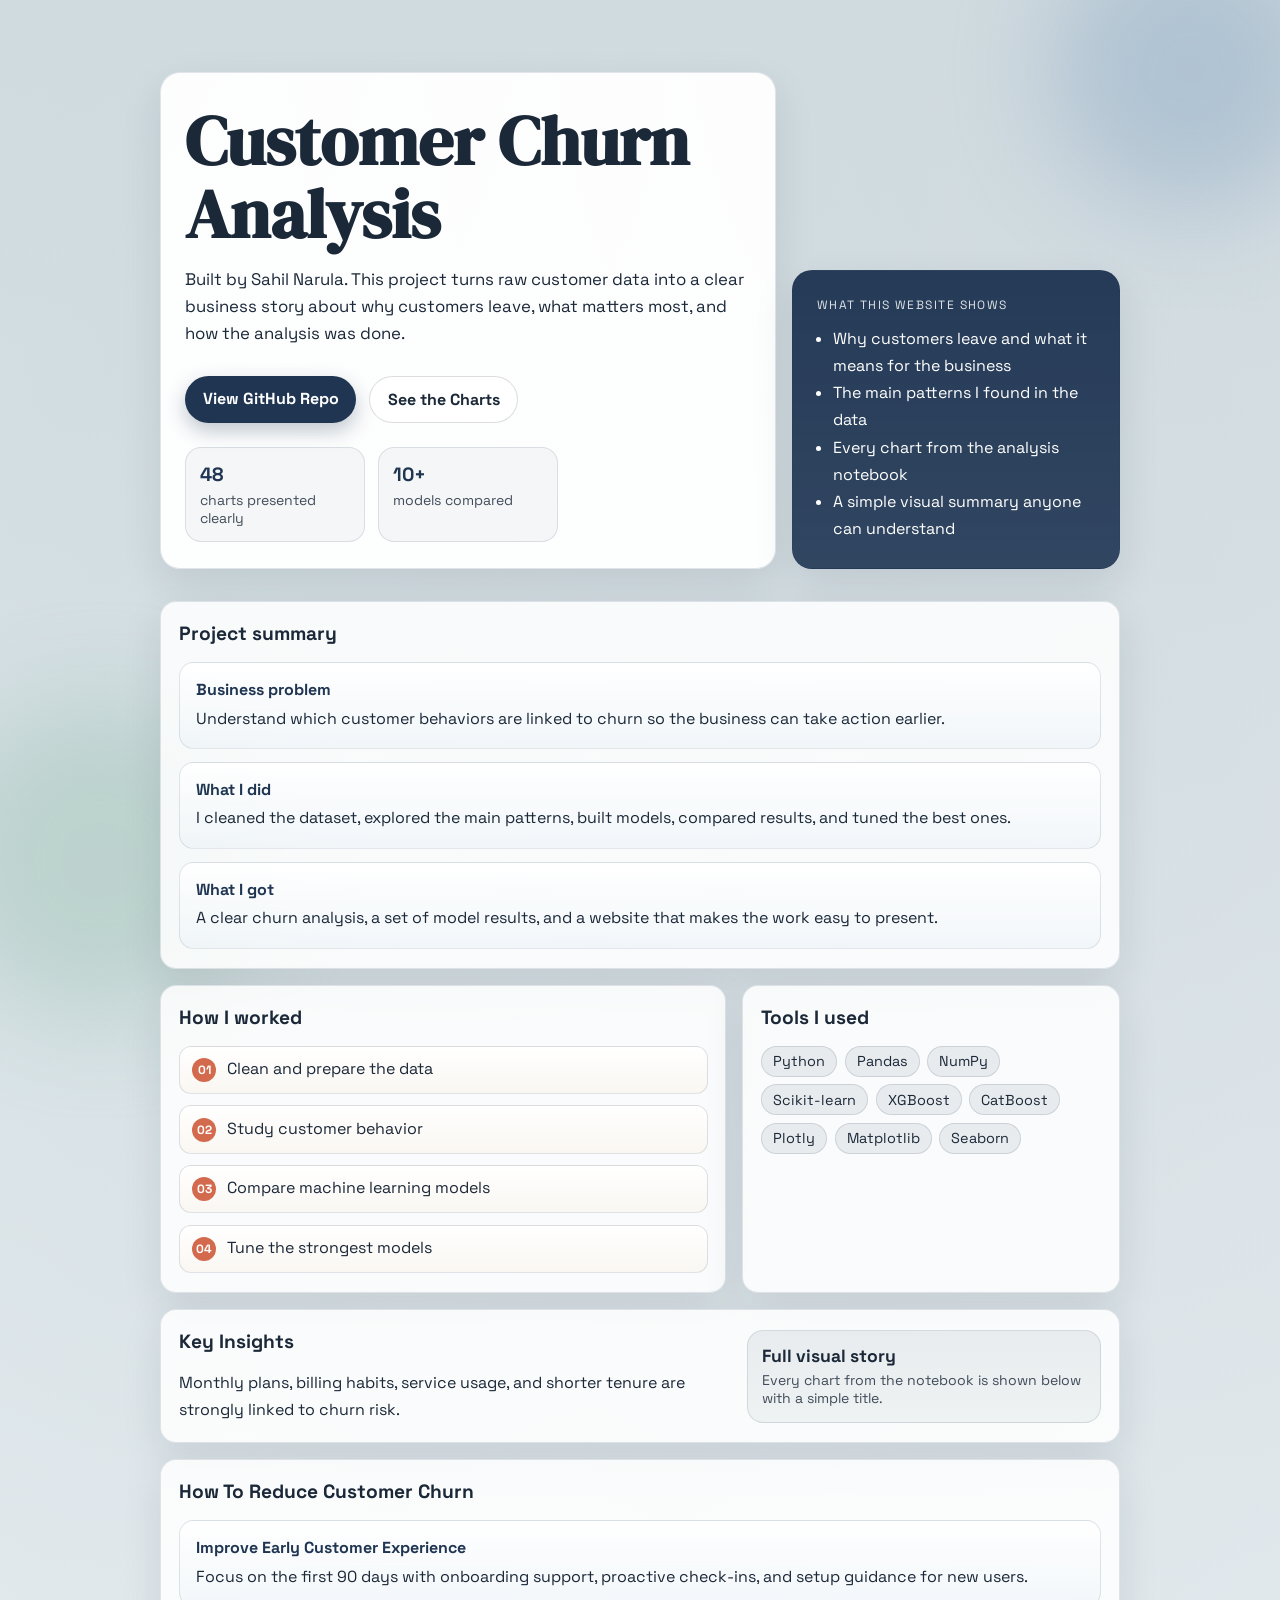
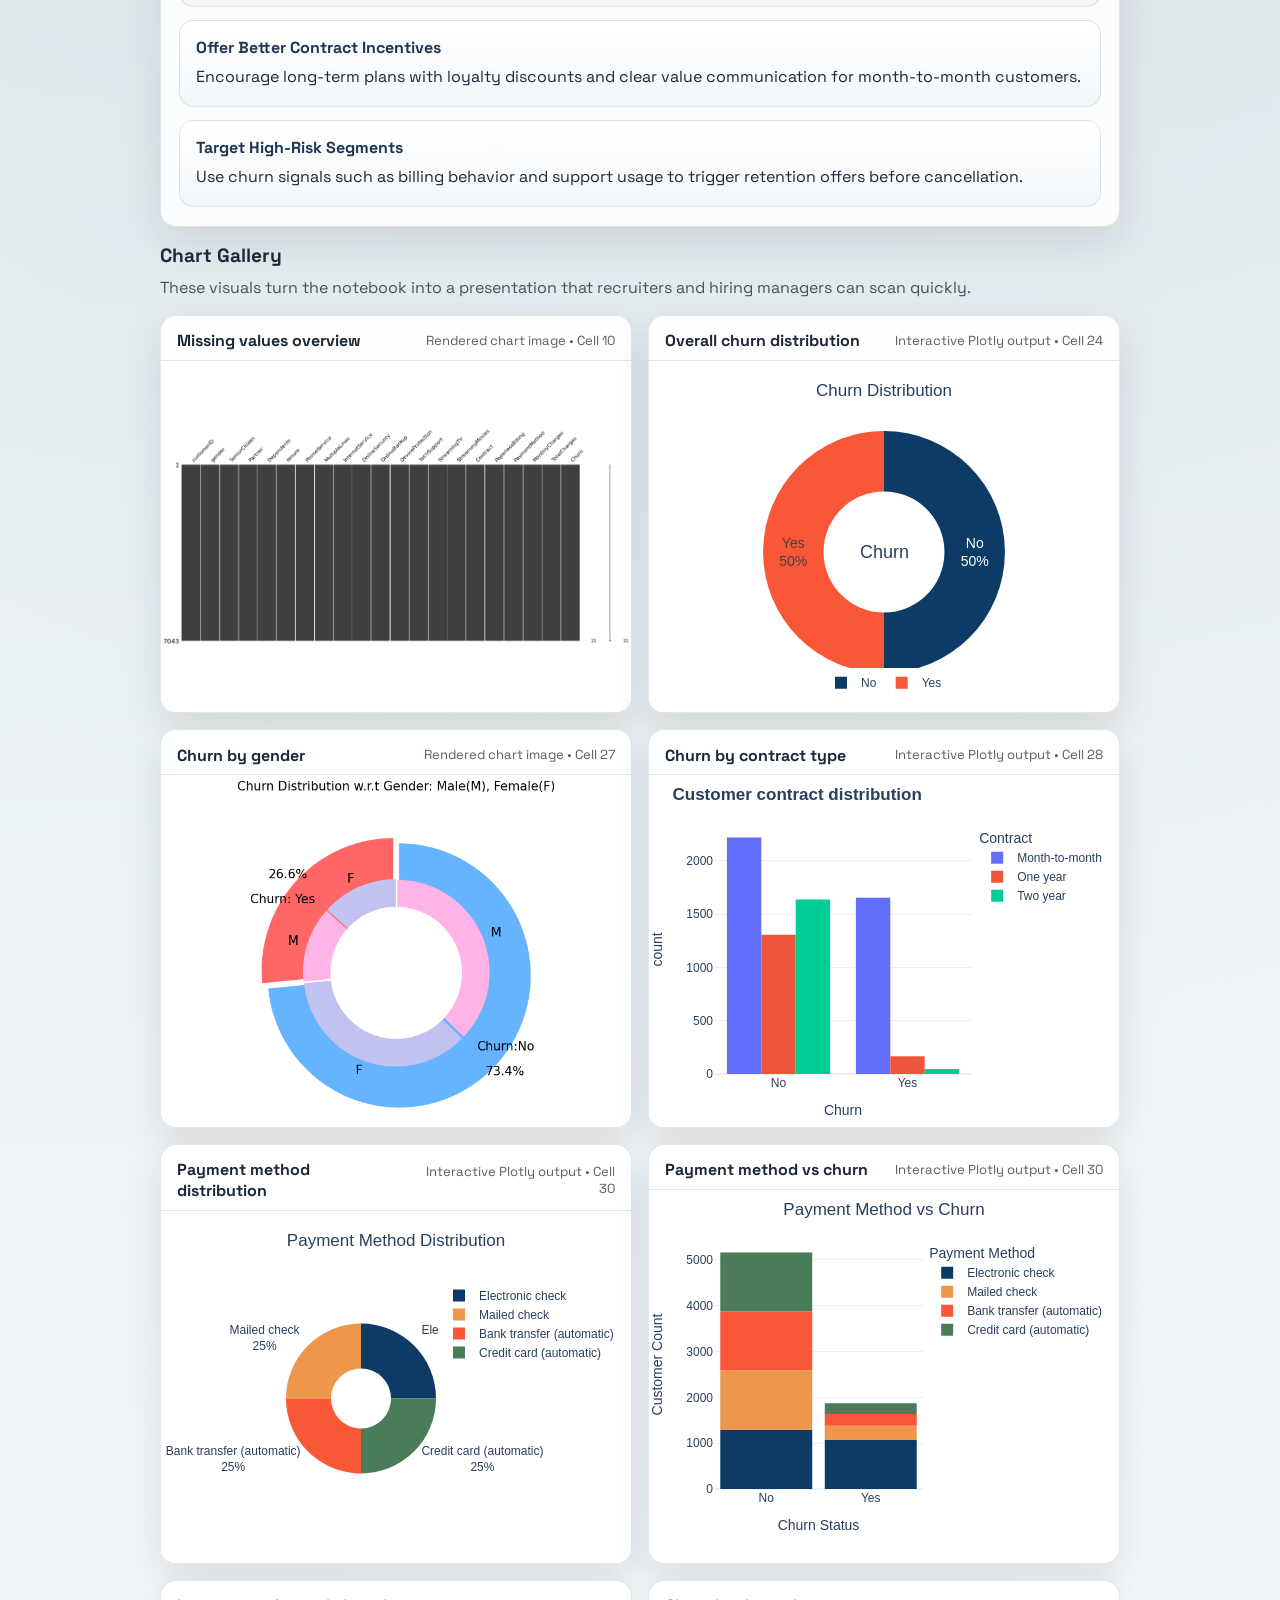
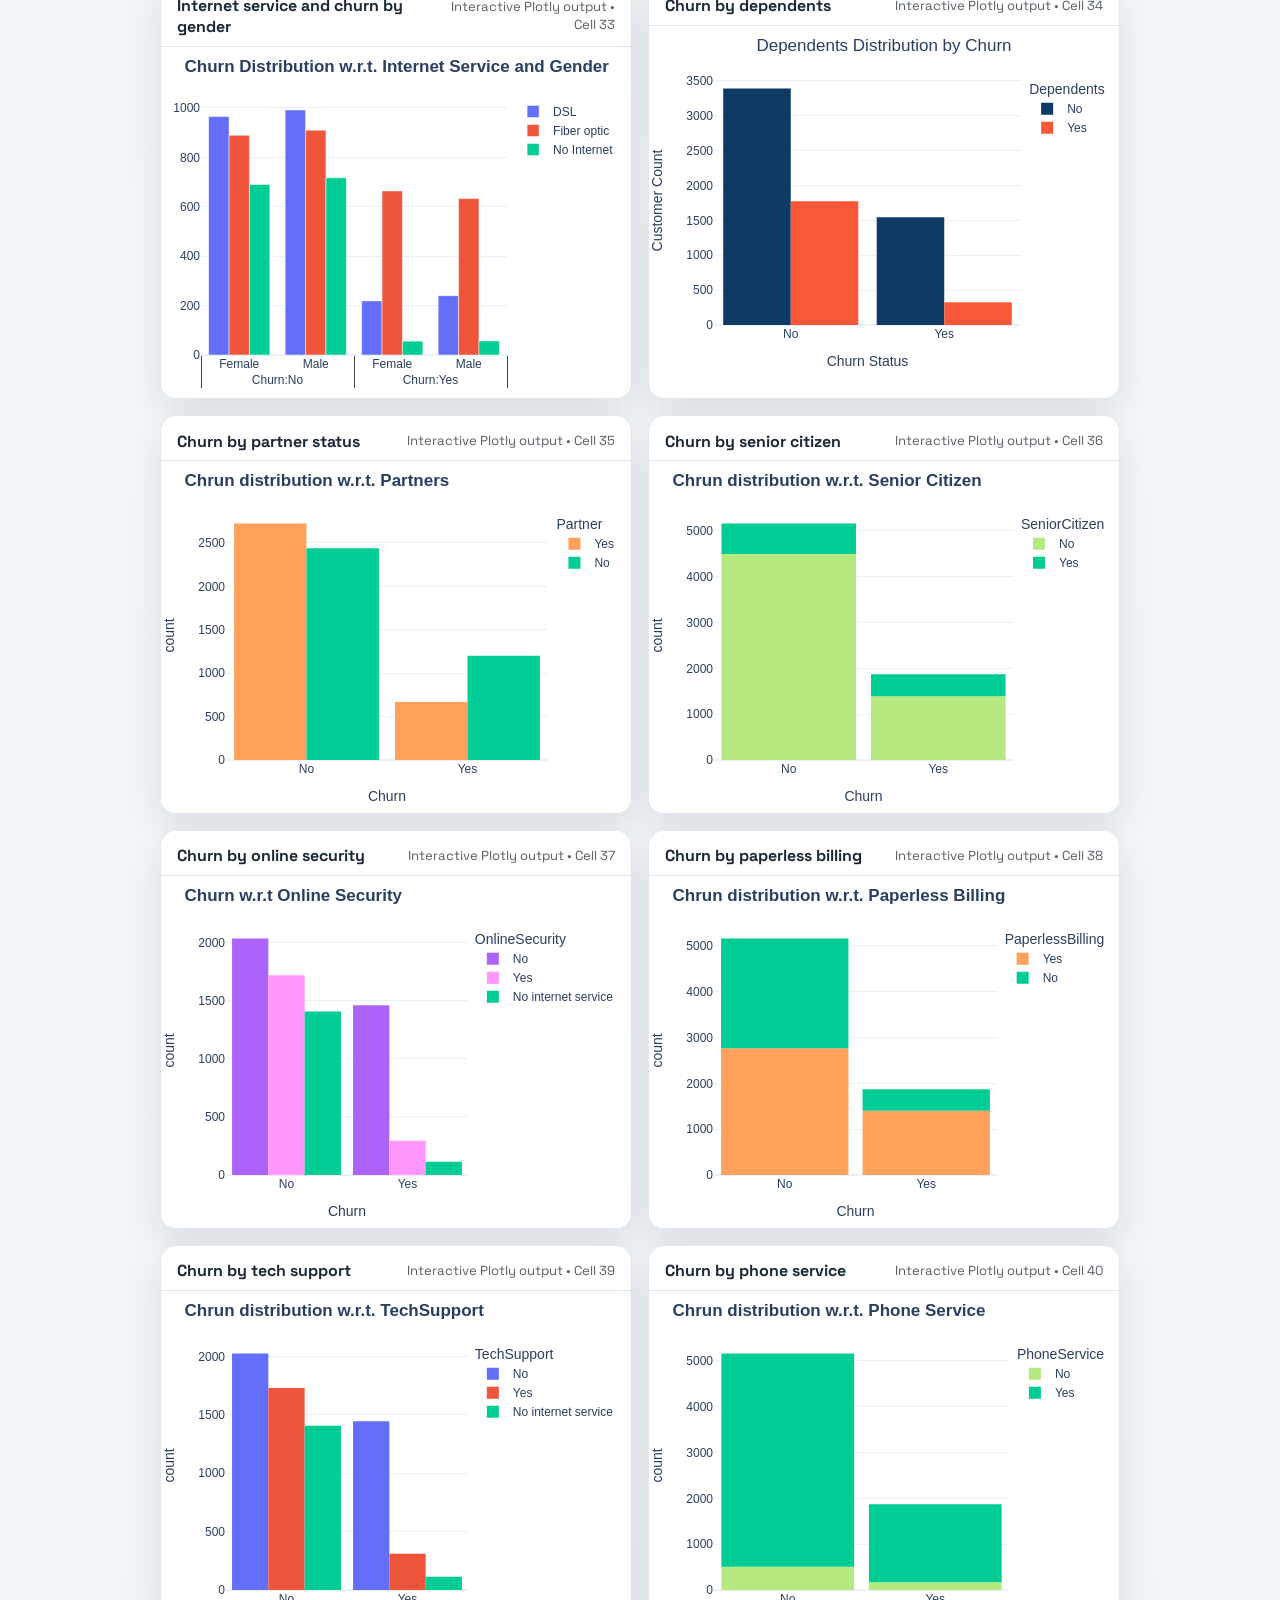
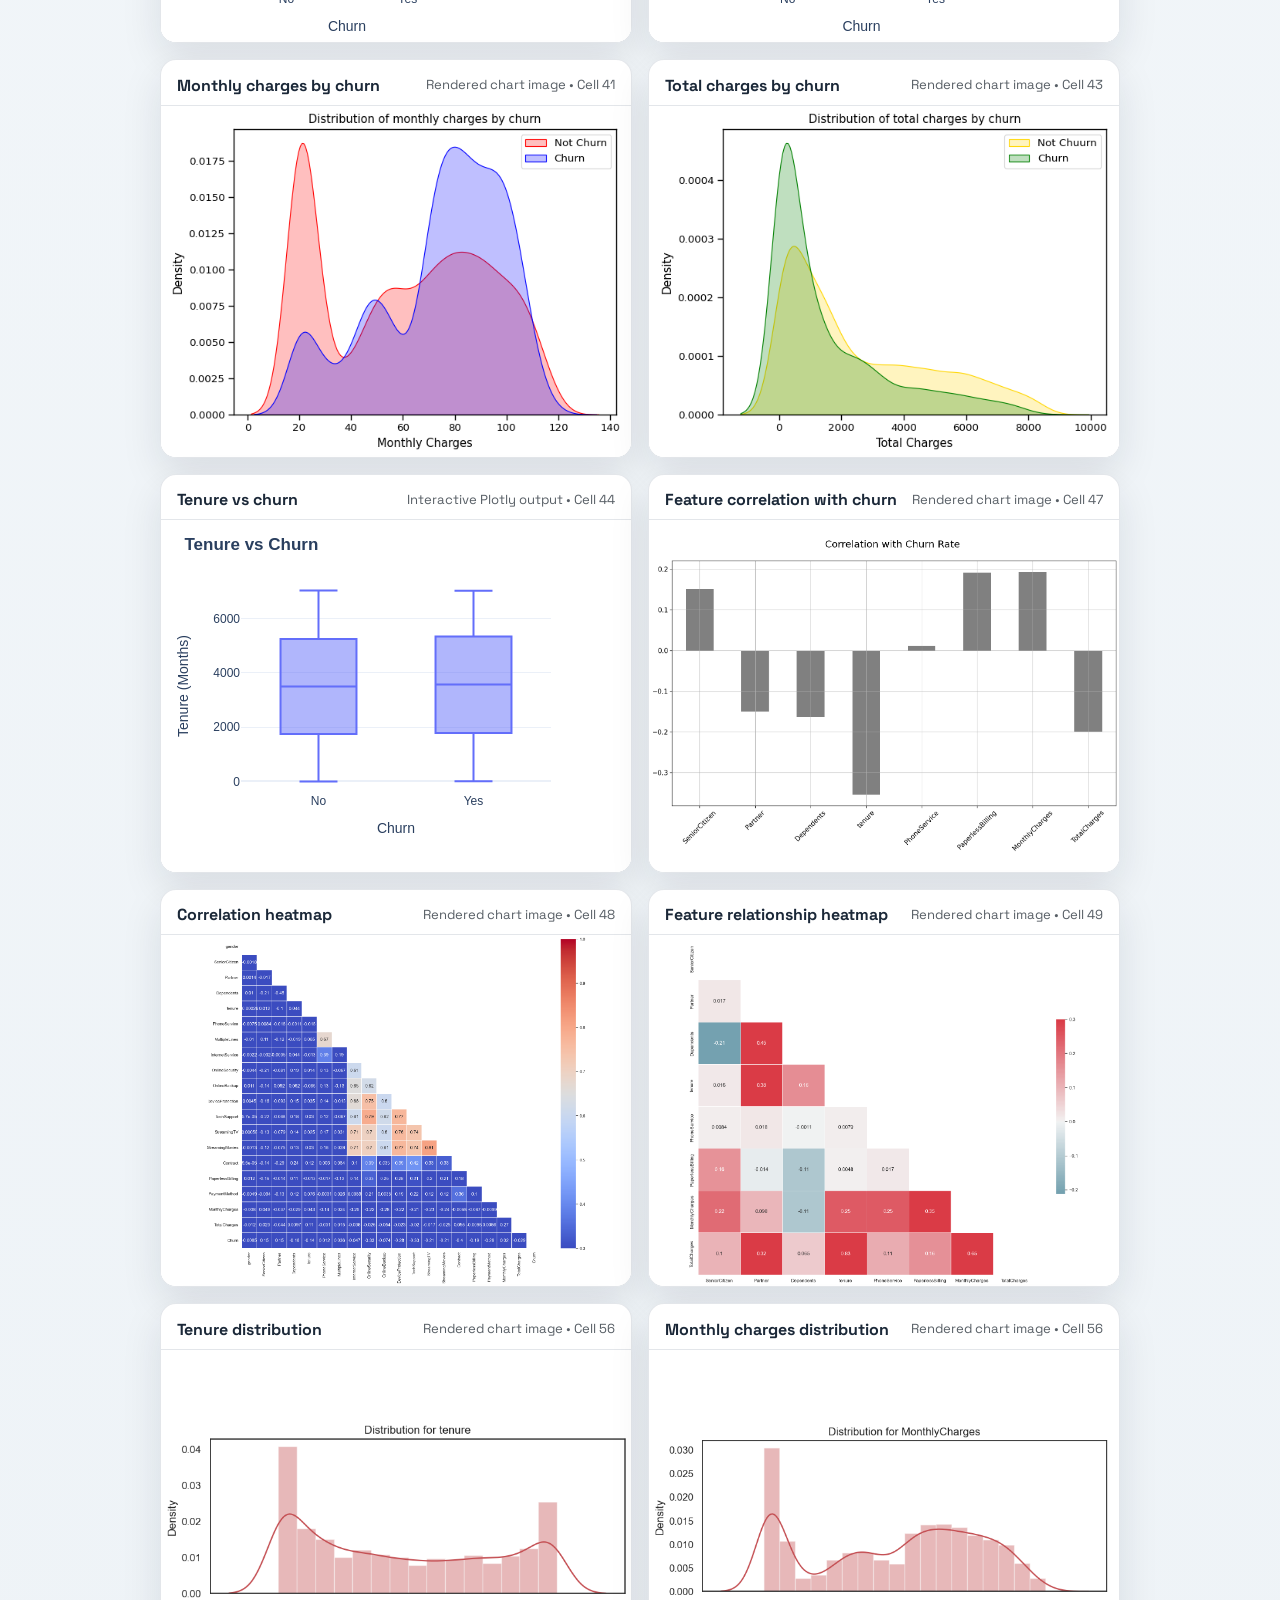
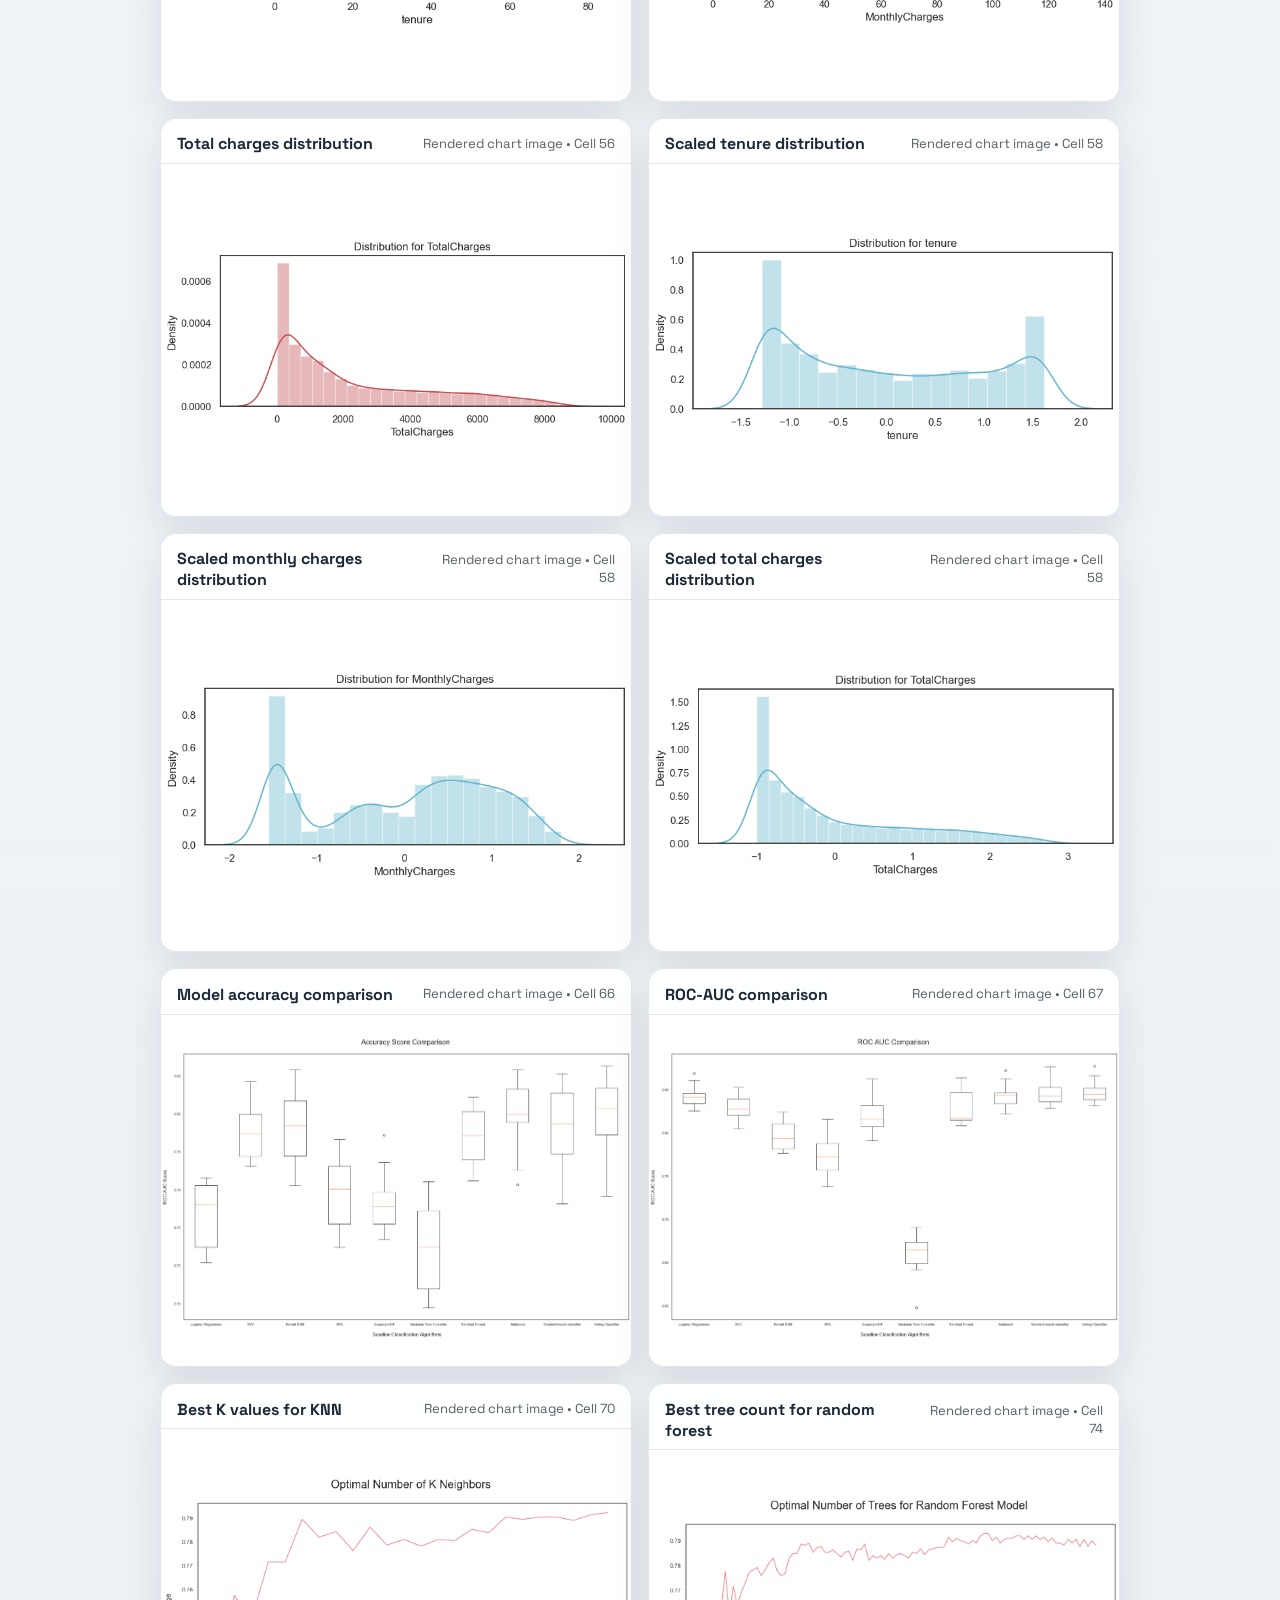
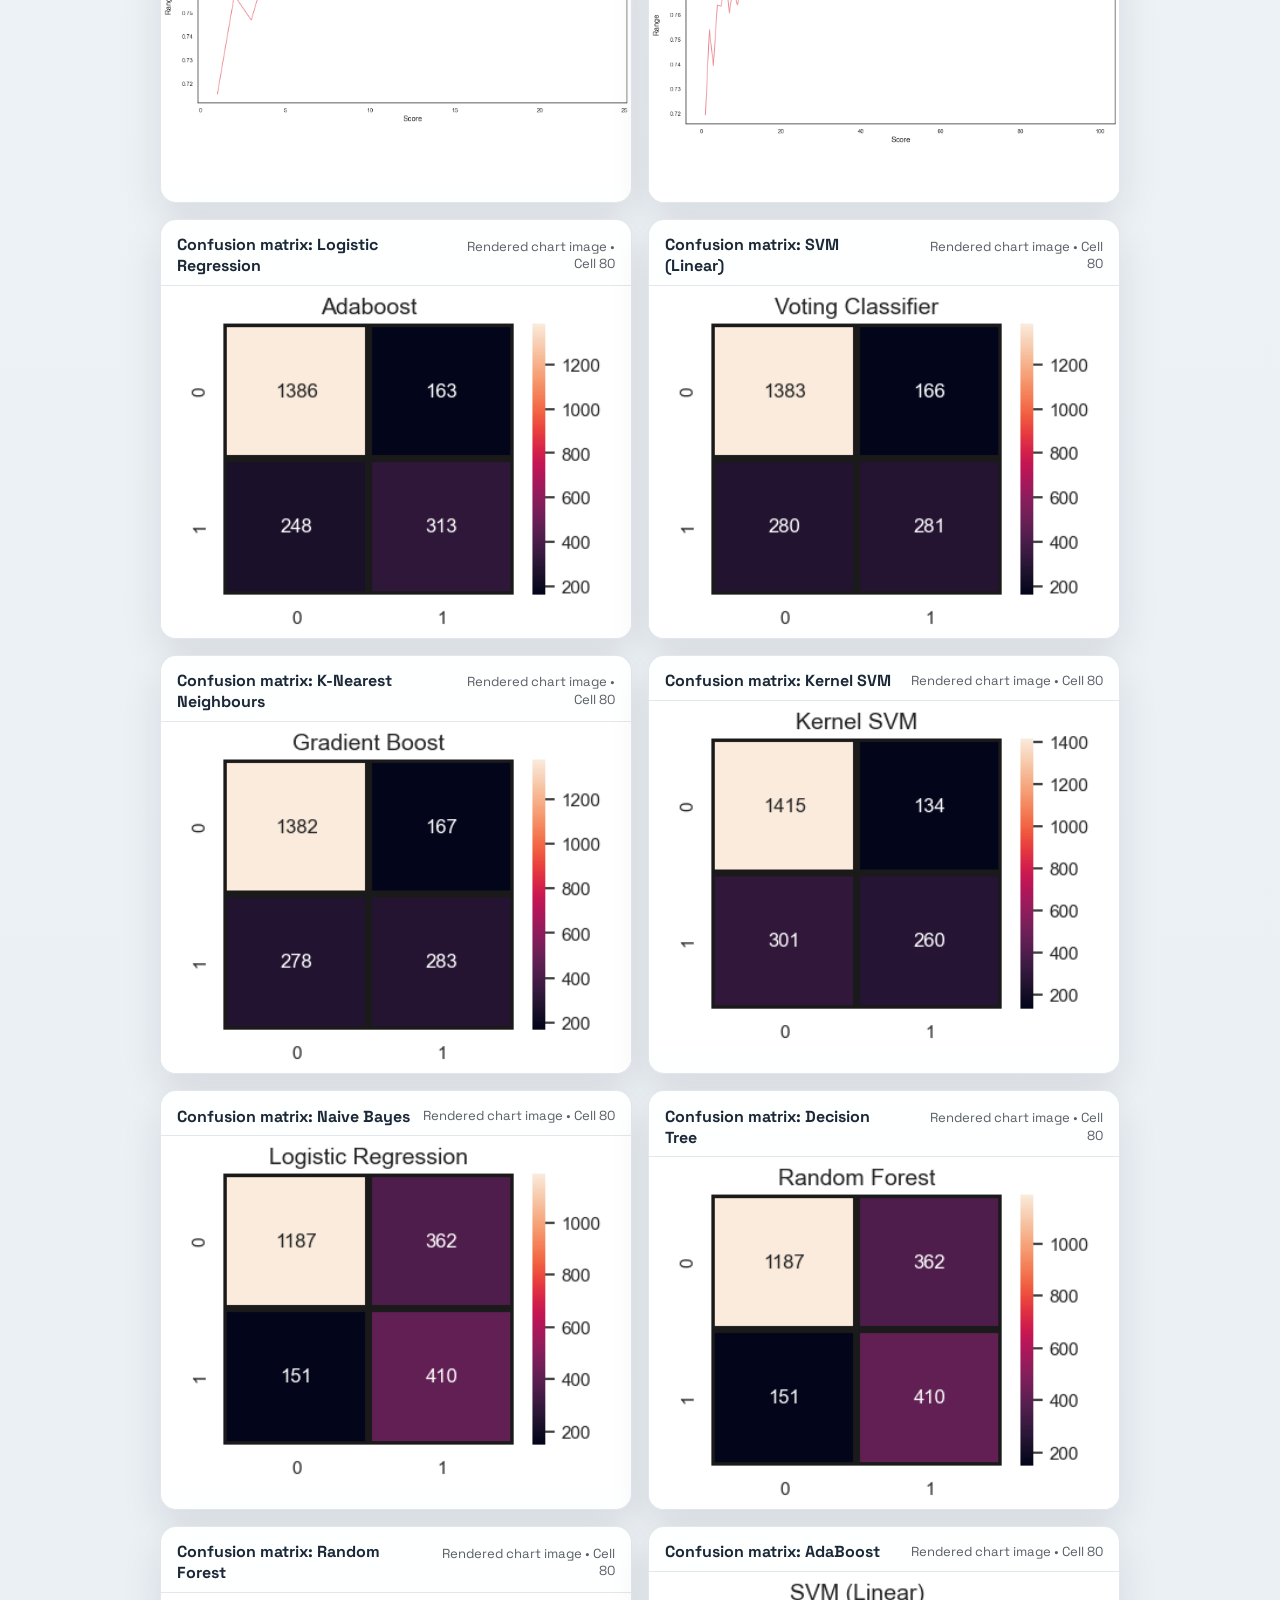
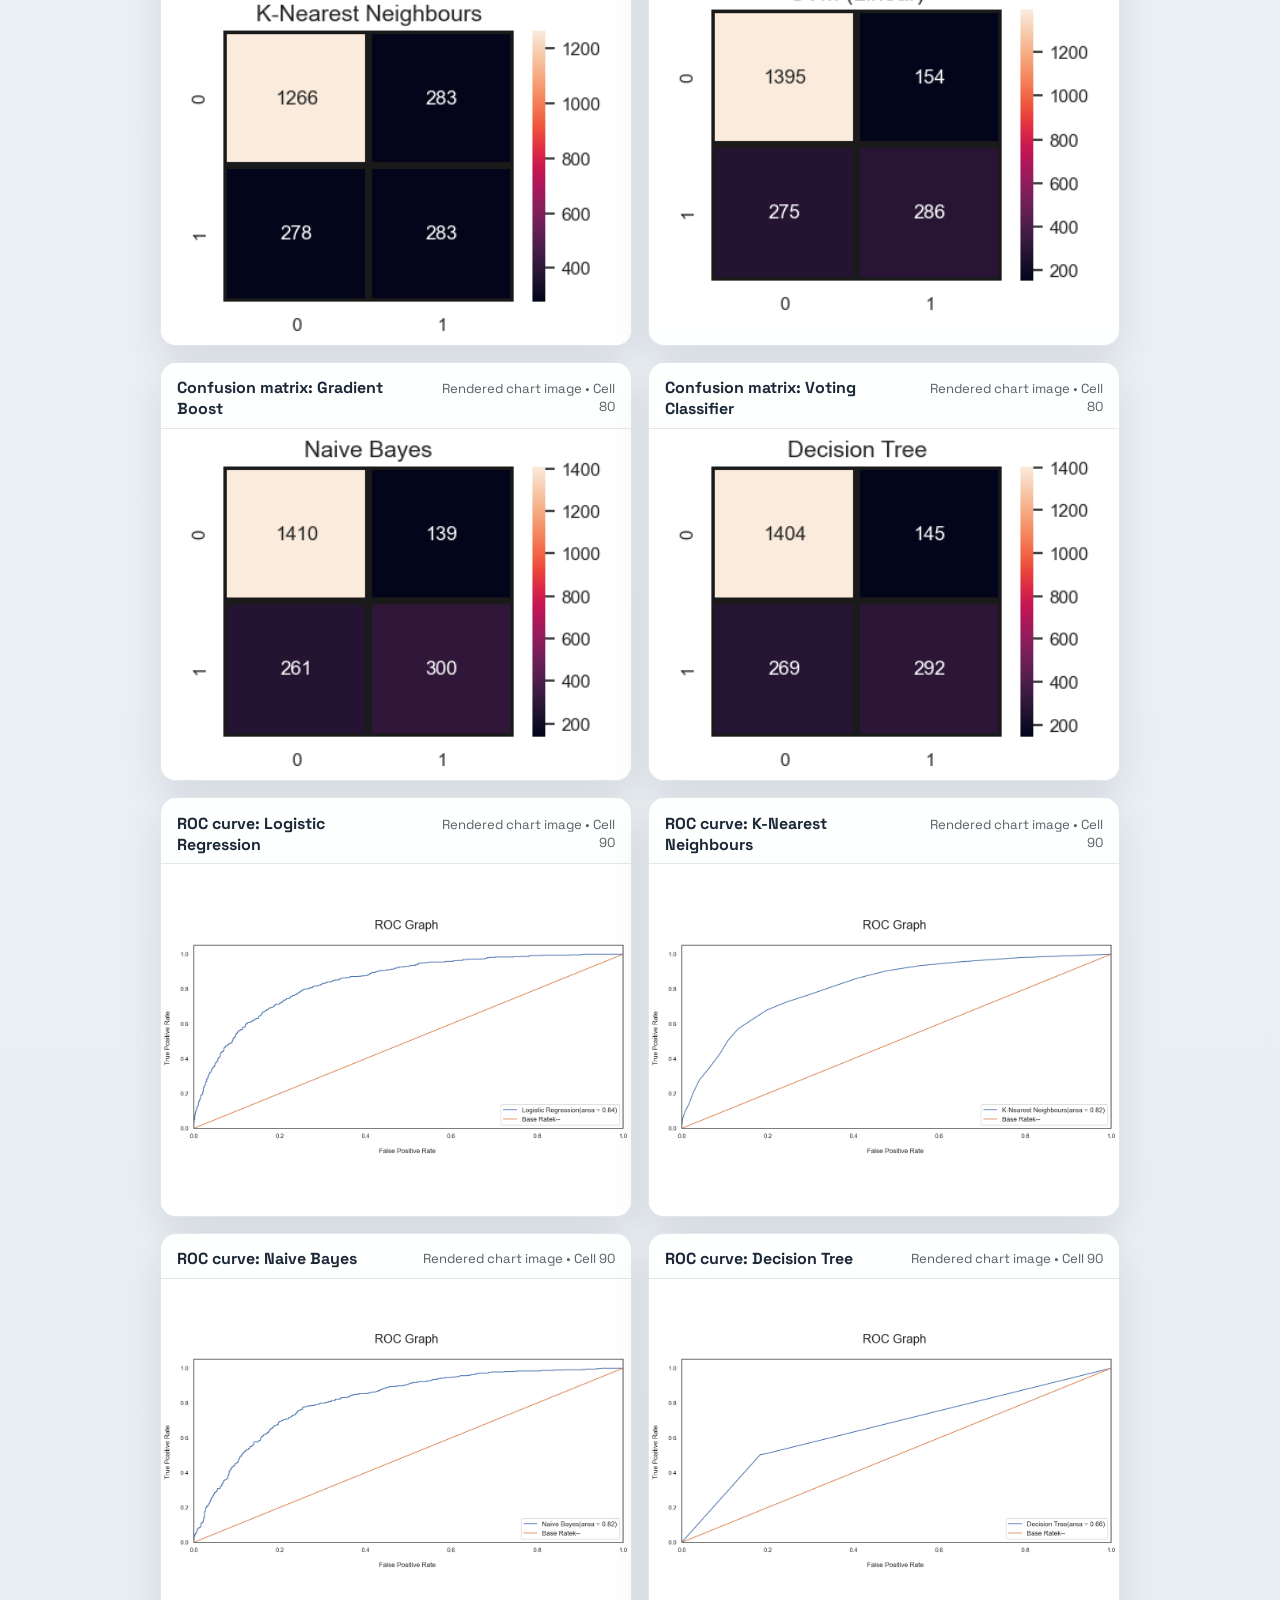
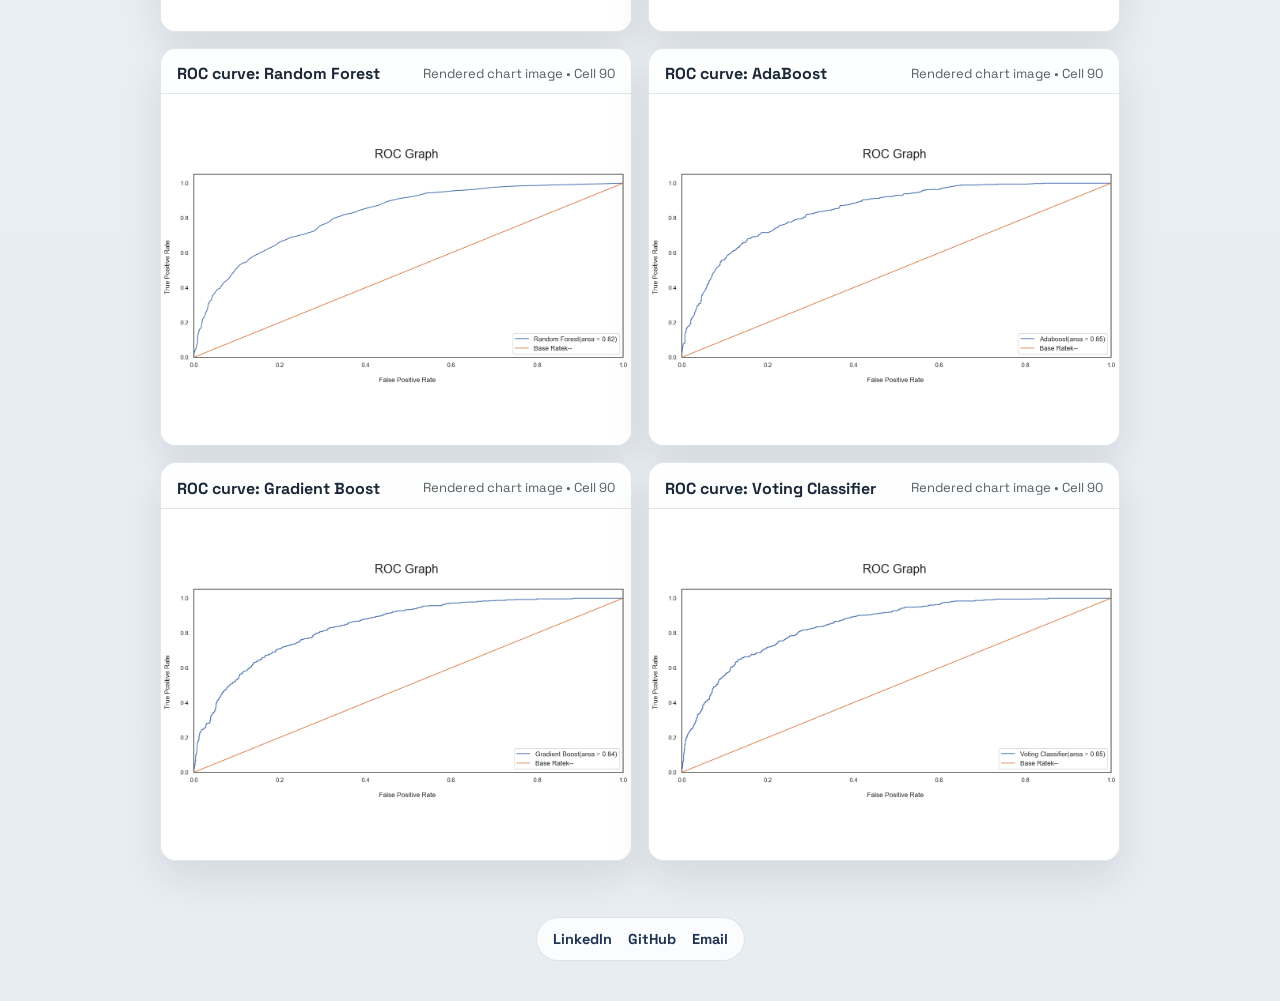
<file: website/index.html>
<!DOCTYPE html>
<html lang="en">
<head>
  <meta charset="UTF-8" />
  <meta name="viewport" content="width=device-width, initial-scale=1.0" />
  <meta name="description" content="Customer churn analysis project by Sahil Narula with insights, model evaluation, and a complete chart gallery." />
  <title>Customer Churn Analysis | Sahil Narula</title>
  <link rel="preconnect" href="https://fonts.googleapis.com">
  <link rel="preconnect" href="https://fonts.gstatic.com" crossorigin>
  <link href="https://fonts.googleapis.com/css2?family=Space+Grotesk:wght@400;500;700&family=DM+Serif+Display:ital@0;1&display=swap" rel="stylesheet">
  <link rel="stylesheet" href="styles.css" />
</head>
<body>
  <div class="bg-orb orb-1"></div>
  <div class="bg-orb orb-2"></div>

  <header class="hero">
    <div class="hero-copy">
      <h1>Customer Churn Analysis</h1>
      <p class="subtitle">
        Built by Sahil Narula. This project turns raw customer data into a clear business story
        about why customers leave, what matters most, and how the analysis was done.
      </p>
      <div class="hero-actions">
        <a class="btn btn-primary" href="https://github.com/sahil-narula7/customer-churn-analysis" target="_blank" rel="noreferrer">View GitHub Repo</a>
        <a class="btn btn-secondary" href="#gallery">See the Charts</a>
      </div>
      <div class="hero-meta">
        <div><strong>48</strong><span>charts presented clearly</span></div>
        <div><strong>10+</strong><span>models compared</span></div>
      </div>
    </div>
    <aside class="hero-panel">
      <p>What this website shows</p>
      <ul>
        <li>Why customers leave and what it means for the business</li>
        <li>The main patterns I found in the data</li>
        <li>Every chart from the analysis notebook</li>
        <li>A simple visual summary anyone can understand</li>
      </ul>
    </aside>
  </header>

  <main class="content">
    <section class="card reveal">
      <h2>Project summary</h2>
      <div class="highlights-grid">
        <div>
          <h3>Business problem</h3>
          <p>Understand which customer behaviors are linked to churn so the business can take action earlier.</p>
        </div>
        <div>
          <h3>What I did</h3>
          <p>I cleaned the dataset, explored the main patterns, built models, compared results, and tuned the best ones.</p>
        </div>
        <div>
          <h3>What I got</h3>
          <p>A clear churn analysis, a set of model results, and a website that makes the work easy to present.</p>
        </div>
      </div>
    </section>

    <section class="card reveal">
      <h2>How I worked</h2>
      <div class="timeline">
        <div><span>01</span> Clean and prepare the data</div>
        <div><span>02</span> Study customer behavior</div>
        <div><span>03</span> Compare machine learning models</div>
        <div><span>04</span> Tune the strongest models</div>
      </div>
    </section>

    <section class="card reveal">
      <h2>Tools I used</h2>
      <div class="tags">
        <span>Python</span>
        <span>Pandas</span>
        <span>NumPy</span>
        <span>Scikit-learn</span>
        <span>XGBoost</span>
        <span>CatBoost</span>
        <span>Plotly</span>
        <span>Matplotlib</span>
        <span>Seaborn</span>
      </div>
    </section>

    <section class="card reveal insight-card">
      <div>
        <h2>Key Insights</h2>
        <p>Monthly plans, billing habits, service usage, and shorter tenure are strongly linked to churn risk.</p>
      </div>
      <div class="insight-stat">
        <strong>Full visual story</strong>
        <span>Every chart from the notebook is shown below with a simple title.</span>
      </div>
    </section>

    <section class="card reveal full-width-section">
      <h2>How To Reduce Customer Churn</h2>
      <div class="highlights-grid">
        <div>
          <h3>Improve Early Customer Experience</h3>
          <p>Focus on the first 90 days with onboarding support, proactive check-ins, and setup guidance for new users.</p>
        </div>
        <div>
          <h3>Offer Better Contract Incentives</h3>
          <p>Encourage long-term plans with loyalty discounts and clear value communication for month-to-month customers.</p>
        </div>
        <div>
          <h3>Target High-Risk Segments</h3>
          <p>Use churn signals such as billing behavior and support usage to trigger retention offers before cancellation.</p>
        </div>
      </div>
    </section>

    <section class="gallery-section reveal" id="gallery">
      <div class="section-heading">
        <h2>Chart Gallery</h2>
        <p>These visuals turn the notebook into a presentation that recruiters and hiring managers can scan quickly.</p>
      </div>
      <div id="gallery-grid" class="gallery-grid" aria-live="polite"></div>
    </section>
  </main>

  <footer>
    <div class="footer-links">
      <a href="https://www.linkedin.com/in/sahil-narula7/" target="_blank" rel="noreferrer">LinkedIn</a>
      <a href="https://github.com/sahil-narula7" target="_blank" rel="noreferrer">GitHub</a>
      <a href="mailto:sahilnarula254@gmail.com">Email</a>
    </div>
  </footer>

  <script src="main.js"></script>
</body>
</html>
</file>
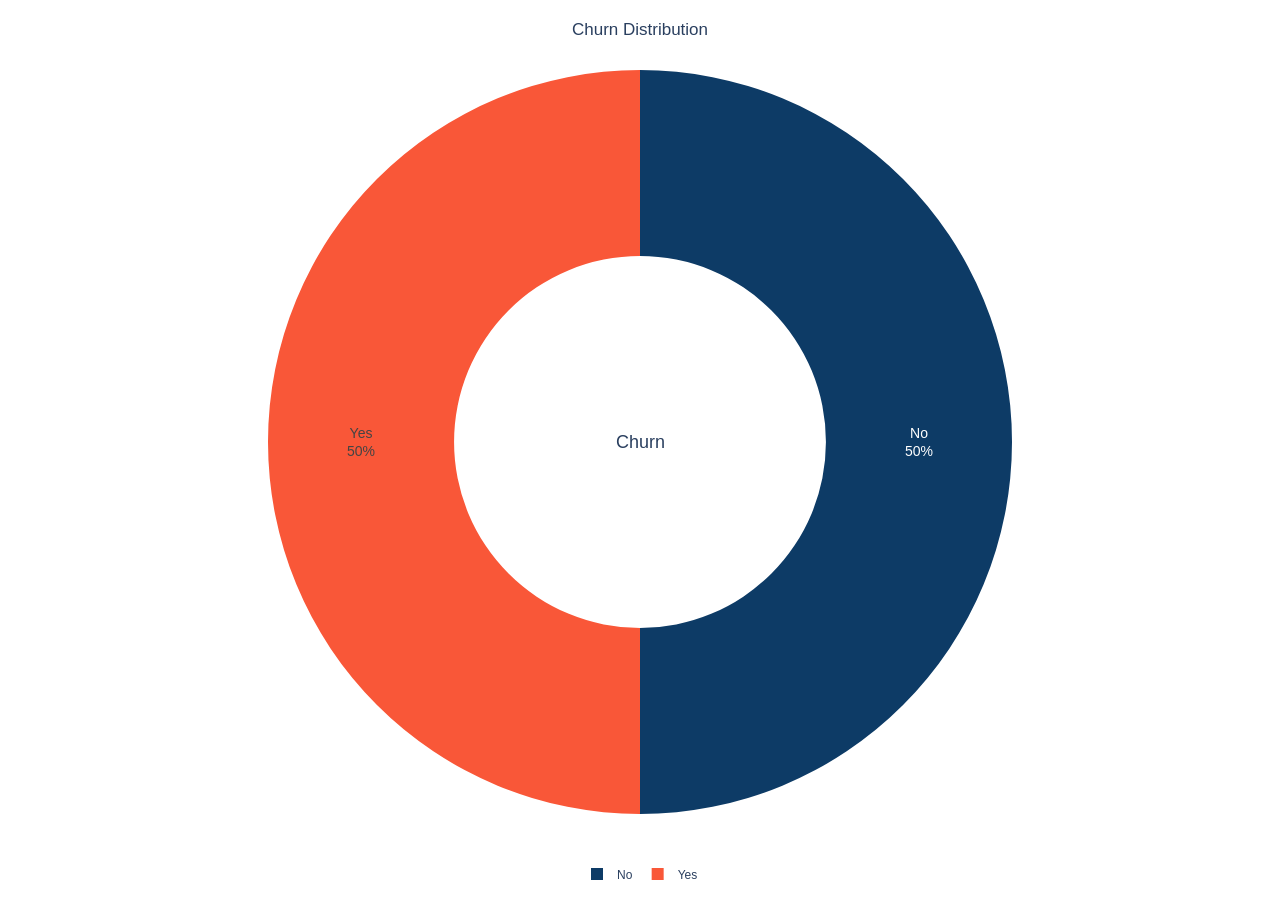
<file: website/assets/graphs/cell024_out01.html>
<!doctype html>
<html>
<head>
  <meta charset="utf-8" />
  <meta name="viewport" content="width=device-width, initial-scale=1" />
  <script src="https://cdn.plot.ly/plotly-2.35.2.min.js"></script>
  <style>
    html, body { margin: 0; width: 100%; height: 100%; overflow: hidden; background: #fff; }
    #plot { width: 100%; height: 100%; }
  </style>
</head>
<body>
  <div id="plot"></div>
  <script>
    const data = [{"hole": 0.5, "hoverinfo": "label+percent+name", "labels": ["No", "Yes"], "marker": {"colors": ["#0D3B66", "#F95738"]}, "name": "Churn", "sort": false, "textfont": {"size": 14}, "textinfo": "percent+label", "type": "pie", "values": {"bdata": "KxRNBw==", "dtype": "i2"}}];
    const layout = {"annotations": [{"font": {"size": 18}, "showarrow": false, "text": "Churn", "x": 0.5, "y": 0.5}], "legend": {"orientation": "h", "x": 0.5, "xanchor": "center", "y": -0.1, "yanchor": "bottom"}, "margin": {"b": 40, "l": 40, "r": 40, "t": 70}, "template": {"data": {"bar": [{"error_x": {"color": "#2a3f5f"}, "error_y": {"color": "#2a3f5f"}, "marker": {"line": {"color": "white", "width": 0.5}, "pattern": {"fillmode": "overlay", "size": 10, "solidity": 0.2}}, "type": "bar"}], "barpolar": [{"marker": {"line": {"color": "white", "width": 0.5}, "pattern": {"fillmode": "overlay", "size": 10, "solidity": 0.2}}, "type": "barpolar"}], "carpet": [{"aaxis": {"endlinecolor": "#2a3f5f", "gridcolor": "#C8D4E3", "linecolor": "#C8D4E3", "minorgridcolor": "#C8D4E3", "startlinecolor": "#2a3f5f"}, "baxis": {"endlinecolor": "#2a3f5f", "gridcolor": "#C8D4E3", "linecolor": "#C8D4E3", "minorgridcolor": "#C8D4E3", "startlinecolor": "#2a3f5f"}, "type": "carpet"}], "choropleth": [{"colorbar": {"outlinewidth": 0, "ticks": ""}, "type": "choropleth"}], "contour": [{"colorbar": {"outlinewidth": 0, "ticks": ""}, "colorscale": [[0, "#0d0887"], [0.1111111111111111, "#46039f"], [0.2222222222222222, "#7201a8"], [0.3333333333333333, "#9c179e"], [0.4444444444444444, "#bd3786"], [0.5555555555555556, "#d8576b"], [0.6666666666666666, "#ed7953"], [0.7777777777777778, "#fb9f3a"], [0.8888888888888888, "#fdca26"], [1, "#f0f921"]], "type": "contour"}], "contourcarpet": [{"colorbar": {"outlinewidth": 0, "ticks": ""}, "type": "contourcarpet"}], "heatmap": [{"colorbar": {"outlinewidth": 0, "ticks": ""}, "colorscale": [[0, "#0d0887"], [0.1111111111111111, "#46039f"], [0.2222222222222222, "#7201a8"], [0.3333333333333333, "#9c179e"], [0.4444444444444444, "#bd3786"], [0.5555555555555556, "#d8576b"], [0.6666666666666666, "#ed7953"], [0.7777777777777778, "#fb9f3a"], [0.8888888888888888, "#fdca26"], [1, "#f0f921"]], "type": "heatmap"}], "histogram": [{"marker": {"pattern": {"fillmode": "overlay", "size": 10, "solidity": 0.2}}, "type": "histogram"}], "histogram2d": [{"colorbar": {"outlinewidth": 0, "ticks": ""}, "colorscale": [[0, "#0d0887"], [0.1111111111111111, "#46039f"], [0.2222222222222222, "#7201a8"], [0.3333333333333333, "#9c179e"], [0.4444444444444444, "#bd3786"], [0.5555555555555556, "#d8576b"], [0.6666666666666666, "#ed7953"], [0.7777777777777778, "#fb9f3a"], [0.8888888888888888, "#fdca26"], [1, "#f0f921"]], "type": "histogram2d"}], "histogram2dcontour": [{"colorbar": {"outlinewidth": 0, "ticks": ""}, "colorscale": [[0, "#0d0887"], [0.1111111111111111, "#46039f"], [0.2222222222222222, "#7201a8"], [0.3333333333333333, "#9c179e"], [0.4444444444444444, "#bd3786"], [0.5555555555555556, "#d8576b"], [0.6666666666666666, "#ed7953"], [0.7777777777777778, "#fb9f3a"], [0.8888888888888888, "#fdca26"], [1, "#f0f921"]], "type": "histogram2dcontour"}], "mesh3d": [{"colorbar": {"outlinewidth": 0, "ticks": ""}, "type": "mesh3d"}], "parcoords": [{"line": {"colorbar": {"outlinewidth": 0, "ticks": ""}}, "type": "parcoords"}], "pie": [{"automargin": true, "type": "pie"}], "scatter": [{"fillpattern": {"fillmode": "overlay", "size": 10, "solidity": 0.2}, "type": "scatter"}], "scatter3d": [{"line": {"colorbar": {"outlinewidth": 0, "ticks": ""}}, "marker": {"colorbar": {"outlinewidth": 0, "ticks": ""}}, "type": "scatter3d"}], "scattercarpet": [{"marker": {"colorbar": {"outlinewidth": 0, "ticks": ""}}, "type": "scattercarpet"}], "scattergeo": [{"marker": {"colorbar": {"outlinewidth": 0, "ticks": ""}}, "type": "scattergeo"}], "scattergl": [{"marker": {"colorbar": {"outlinewidth": 0, "ticks": ""}}, "type": "scattergl"}], "scattermap": [{"marker": {"colorbar": {"outlinewidth": 0, "ticks": ""}}, "type": "scattermap"}], "scattermapbox": [{"marker": {"colorbar": {"outlinewidth": 0, "ticks": ""}}, "type": "scattermapbox"}], "scatterpolar": [{"marker": {"colorbar": {"outlinewidth": 0, "ticks": ""}}, "type": "scatterpolar"}], "scatterpolargl": [{"marker": {"colorbar": {"outlinewidth": 0, "ticks": ""}}, "type": "scatterpolargl"}], "scatterternary": [{"marker": {"colorbar": {"outlinewidth": 0, "ticks": ""}}, "type": "scatterternary"}], "surface": [{"colorbar": {"outlinewidth": 0, "ticks": ""}, "colorscale": [[0, "#0d0887"], [0.1111111111111111, "#46039f"], [0.2222222222222222, "#7201a8"], [0.3333333333333333, "#9c179e"], [0.4444444444444444, "#bd3786"], [0.5555555555555556, "#d8576b"], [0.6666666666666666, "#ed7953"], [0.7777777777777778, "#fb9f3a"], [0.8888888888888888, "#fdca26"], [1, "#f0f921"]], "type": "surface"}], "table": [{"cells": {"fill": {"color": "#EBF0F8"}, "line": {"color": "white"}}, "header": {"fill": {"color": "#C8D4E3"}, "line": {"color": "white"}}, "type": "table"}]}, "layout": {"annotationdefaults": {"arrowcolor": "#2a3f5f", "arrowhead": 0, "arrowwidth": 1}, "autotypenumbers": "strict", "coloraxis": {"colorbar": {"outlinewidth": 0, "ticks": ""}}, "colorscale": {"diverging": [[0, "#8e0152"], [0.1, "#c51b7d"], [0.2, "#de77ae"], [0.3, "#f1b6da"], [0.4, "#fde0ef"], [0.5, "#f7f7f7"], [0.6, "#e6f5d0"], [0.7, "#b8e186"], [0.8, "#7fbc41"], [0.9, "#4d9221"], [1, "#276419"]], "sequential": [[0, "#0d0887"], [0.1111111111111111, "#46039f"], [0.2222222222222222, "#7201a8"], [0.3333333333333333, "#9c179e"], [0.4444444444444444, "#bd3786"], [0.5555555555555556, "#d8576b"], [0.6666666666666666, "#ed7953"], [0.7777777777777778, "#fb9f3a"], [0.8888888888888888, "#fdca26"], [1, "#f0f921"]], "sequentialminus": [[0, "#0d0887"], [0.1111111111111111, "#46039f"], [0.2222222222222222, "#7201a8"], [0.3333333333333333, "#9c179e"], [0.4444444444444444, "#bd3786"], [0.5555555555555556, "#d8576b"], [0.6666666666666666, "#ed7953"], [0.7777777777777778, "#fb9f3a"], [0.8888888888888888, "#fdca26"], [1, "#f0f921"]]}, "colorway": ["#636efa", "#EF553B", "#00cc96", "#ab63fa", "#FFA15A", "#19d3f3", "#FF6692", "#B6E880", "#FF97FF", "#FECB52"], "font": {"color": "#2a3f5f"}, "geo": {"bgcolor": "white", "lakecolor": "white", "landcolor": "white", "showlakes": true, "showland": true, "subunitcolor": "#C8D4E3"}, "hoverlabel": {"align": "left"}, "hovermode": "closest", "mapbox": {"style": "light"}, "paper_bgcolor": "white", "plot_bgcolor": "white", "polar": {"angularaxis": {"gridcolor": "#EBF0F8", "linecolor": "#EBF0F8", "ticks": ""}, "bgcolor": "white", "radialaxis": {"gridcolor": "#EBF0F8", "linecolor": "#EBF0F8", "ticks": ""}}, "scene": {"xaxis": {"backgroundcolor": "white", "gridcolor": "#DFE8F3", "gridwidth": 2, "linecolor": "#EBF0F8", "showbackground": true, "ticks": "", "zerolinecolor": "#EBF0F8"}, "yaxis": {"backgroundcolor": "white", "gridcolor": "#DFE8F3", "gridwidth": 2, "linecolor": "#EBF0F8", "showbackground": true, "ticks": "", "zerolinecolor": "#EBF0F8"}, "zaxis": {"backgroundcolor": "white", "gridcolor": "#DFE8F3", "gridwidth": 2, "linecolor": "#EBF0F8", "showbackground": true, "ticks": "", "zerolinecolor": "#EBF0F8"}}, "shapedefaults": {"line": {"color": "#2a3f5f"}}, "ternary": {"aaxis": {"gridcolor": "#DFE8F3", "linecolor": "#A2B1C6", "ticks": ""}, "baxis": {"gridcolor": "#DFE8F3", "linecolor": "#A2B1C6", "ticks": ""}, "bgcolor": "white", "caxis": {"gridcolor": "#DFE8F3", "linecolor": "#A2B1C6", "ticks": ""}}, "title": {"x": 0.05}, "xaxis": {"automargin": true, "gridcolor": "#EBF0F8", "linecolor": "#EBF0F8", "ticks": "", "title": {"standoff": 15}, "zerolinecolor": "#EBF0F8", "zerolinewidth": 2}, "yaxis": {"automargin": true, "gridcolor": "#EBF0F8", "linecolor": "#EBF0F8", "ticks": "", "title": {"standoff": 15}, "zerolinecolor": "#EBF0F8", "zerolinewidth": 2}}}, "title": {"text": "Churn Distribution", "x": 0.5}, "xaxis": {"anchor": "y", "domain": [0, 1]}, "yaxis": {"anchor": "x", "domain": [0, 1]}, "autosize": true};
    const config = { responsive: true, displayModeBar: false };
    Plotly.newPlot('plot', data, layout, config).then(() => {
      window.addEventListener('resize', () => Plotly.Plots.resize('plot'));
    });
  </script>
</body>
</html>
</file>
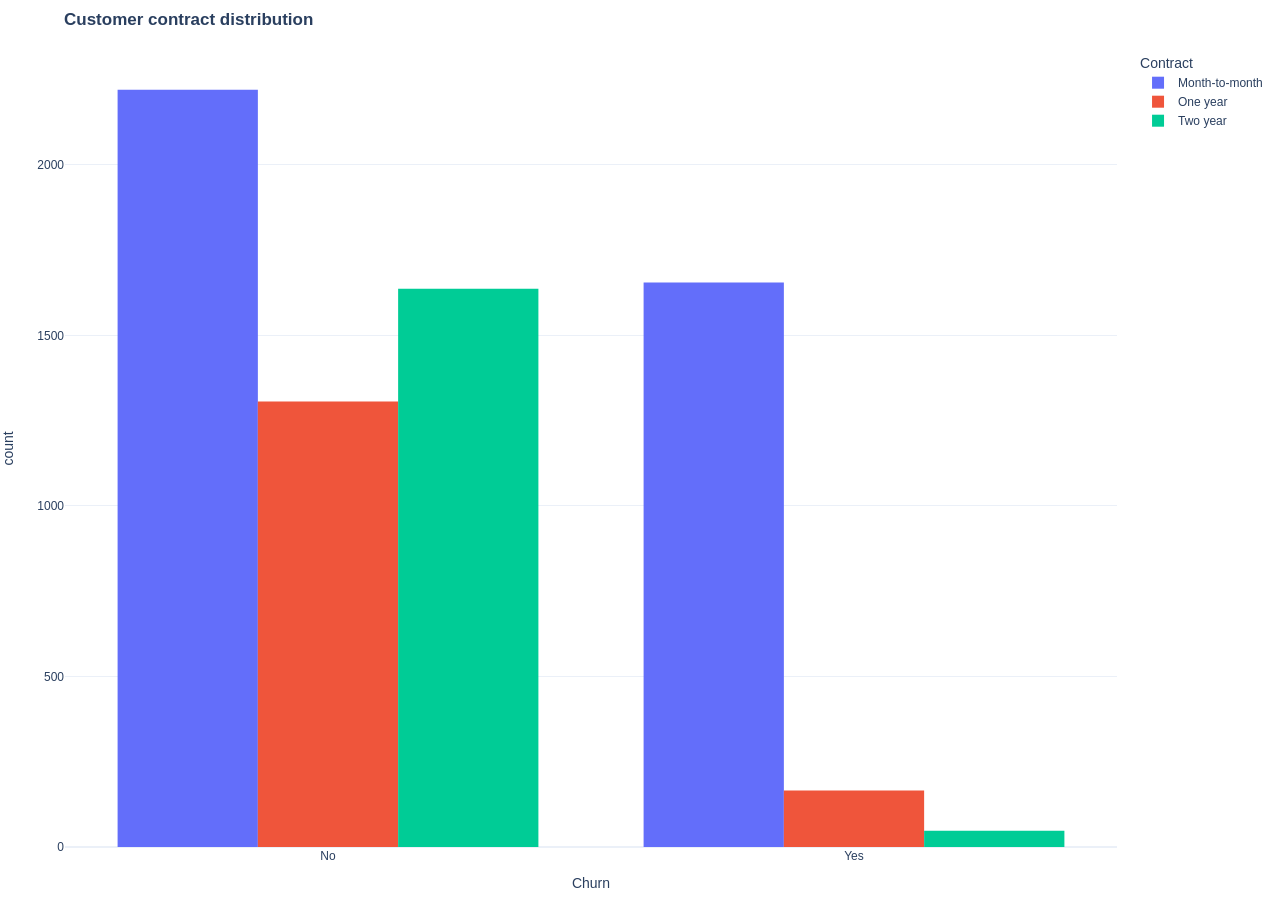
<file: website/assets/graphs/cell028_out01.html>
<!doctype html>
<html>
<head>
  <meta charset="utf-8" />
  <meta name="viewport" content="width=device-width, initial-scale=1" />
  <script src="https://cdn.plot.ly/plotly-2.35.2.min.js"></script>
  <style>
    html, body { margin: 0; width: 100%; height: 100%; overflow: hidden; background: #fff; }
    #plot { width: 100%; height: 100%; }
  </style>
</head>
<body>
  <div id="plot"></div>
  <script>
    const data = [{"alignmentgroup": "True", "bingroup": "x", "hovertemplate": "Contract=Month-to-month<br>Churn=%{x}<br>count=%{y}<extra></extra>", "legendgroup": "Month-to-month", "marker": {"color": "#636efa", "pattern": {"shape": ""}}, "name": "Month-to-month", "offsetgroup": "Month-to-month", "orientation": "v", "showlegend": true, "type": "histogram", "x": ["No", "Yes", "Yes", "Yes", "No", "No", "Yes", "No", "Yes", "No", "Yes", "No", "Yes", "Yes", "No", "No", "Yes", "Yes", "Yes", "No", "No", "No", "Yes", "No", "Yes", "Yes", "No", "No", "No", "Yes", "No", "Yes", "No", "Yes", "Yes", "No", "No", "Yes", "No", "No", "No", "No", "No", "No", "Yes", "No", "Yes", "No", "No", "No", "No", "No", "No", "Yes", "Yes", "Yes", "No", "No", "No", "Yes", "No", "Yes", "No", "Yes", "No", "No", "Yes", "No", "No", "Yes", "No", "No", "Yes", "Yes", "Yes", "No", "Yes", "Yes", "Yes", "No", "No", "Yes", "No", "No", "No", "No", "Yes", "No", "Yes", "Yes", "No", "Yes", "No", "Yes", "Yes", "No", "Yes", "No", "Yes", "Yes", "Yes", "No", "No", "No", "Yes", "No", "No", "No", "No", "No", "No", "Yes", "Yes", "Yes", "No", "No", "No", "No", "Yes", "Yes", "Yes", "No", "No", "Yes", "No", "Yes", "No", "Yes", "No", "No", "No", "Yes", "Yes", "Yes", "Yes", "No", "Yes", "No", "Yes", "Yes", "No", "No", "Yes", "Yes", "No", "Yes", "Yes", "Yes", "No", "No", "No", "No", "No", "No", "No", "Yes", "No", "Yes", "Yes", "Yes", "Yes", "No", "No", "No", "No", "No", "Yes", "Yes", "No", "No", "Yes", "No", "No", "No", "No", "Yes", "Yes", "No", "No", "No", "No", "Yes", "No", "No", "Yes", "Yes", "No", "Yes", "No", "No", "No", "Yes", "No", "No", "Yes", "Yes", "Yes", "No", "Yes", "No", "No", "Yes", "No", "No", "Yes", "No", "No", "Yes", "Yes", "Yes", "Yes", "Yes", "No", "No", "No", "No", "No", "No", "No", "No", "Yes", "No", "Yes", "No", "Yes", "Yes", "Yes", "No", "No", "No", "No", "Yes", "Yes", "No", "No", "No", "No", "No", "No", "Yes", "No", "Yes", "No", "No", "No", "No", "No", "No", "No", "Yes", "Yes", "No", "No", "No", "Yes", "No", "No", "No", "No", "No", "Yes", "Yes", "Yes", "Yes", "No", "No", "Yes", "Yes", "No", "No", "Yes", "Yes", "Yes", "No", "Yes", "No", "Yes", "No", "Yes", "No", "No", "Yes", "Yes", "No", "Yes", "No", "Yes", "Yes", "No", "No", "Yes", "No", "No", "Yes", "No", "Yes", "No", "No", "No", "Yes", "Yes", "No", "Yes", "No", "No", "No", "No", "Yes", "Yes", "Yes", "No", "Yes", "No", "No", "No", "No", "No", "No", "Yes", "No", "No", "No", "No", "Yes", "Yes", "Yes", "No", "No", "Yes", "No", "No", "Yes", "No", "No", "Yes", "Yes", "Yes", "No", "No", "No", "No", "No", "Yes", "No", "No", "Yes", "Yes", "No", "Yes", "Yes", "Yes", "Yes", "No", "Yes", "Yes", "Yes", "No", "Yes", "Yes", "No", "Yes", "No", "No", "Yes", "No", "No", "No", "Yes", "No", "Yes", "Yes", "No", "Yes", "Yes", "No", "No", "Yes", "No", "No", "No", "Yes", "No", "No", "Yes", "No", "Yes", "No", "No", "No", "No", "Yes", "No", "No", "Yes", "No", "No", "No", "No", "No", "No", "Yes", "Yes", "Yes", "No", "No", "Yes", "Yes", "No", "No", "No", "No", "No", "No", "Yes", "No", "No", "No", "No", "No", "Yes", "No", "Yes", "No", "Yes", "Yes", "No", "No", "No", "No", "Yes", "Yes", "Yes", "No", "Yes", "Yes", "No", "No", "Yes", "No", "No", "No", "No", "No", "Yes", "Yes", "No", "Yes", "Yes", "No", "No", "Yes", "Yes", "No", "No", "Yes", "Yes", "No", "No", "No", "Yes", "No", "Yes", "No", "No", "Yes", "No", "No", "Yes", "Yes", "Yes", "Yes", "Yes", "No", "Yes", "No", "Yes", "No", "Yes", "Yes", "No", "No", "Yes", "No", "Yes", "No", "Yes", "No", "Yes", "No", "No", "Yes", "Yes", "Yes", "No", "No", "Yes", "No", "Yes", "No", "No", "No", "No", "No", "No", "Yes", "Yes", "No", "Yes", "No", "Yes", "No", "No", "No", "No", "Yes", "No", "No", "Yes", "Yes", "No", "No", "No", "No", "Yes", "No", "No", "No", "No", "No", "Yes", "Yes", "Yes", "No", "Yes", "Yes", "No", "Yes", "Yes", "No", "No", "Yes", "Yes", "No", "No", "No", "Yes", "Yes", "Yes", "No", "Yes", "Yes", "No", "No", "Yes", "Yes", "Yes", "No", "No", "No", "Yes", "No", "No", "No", "No", "No", "No", "Yes", "Yes", "Yes", "No", "No", "Yes", "No", "Yes", "Yes", "No", "Yes", "No", "No", "Yes", "Yes", "No", "Yes", "Yes", "Yes", "Yes", "Yes", "Yes", "No", "No", "Yes", "No", "Yes", "Yes", "Yes", "Yes", "No", "No", "Yes", "No", "No", "Yes", "Yes", "Yes", "No", "Yes", "No", "No", "No", "No", "No", "No", "Yes", "No", "No", "Yes", "Yes", "No", "No", "No", "No", "Yes", "Yes", "No", "No", "Yes", "Yes", "No", "No", "No", "No", "No", "No", "Yes", "No", "No", "Yes", "Yes", "No", "No", "No", "No", "Yes", "No", "Yes", "Yes", "No", "No", "Yes", "No", "Yes", "Yes", "No", "Yes", "No", "No", "Yes", "No", "Yes", "No", "No", "No", "No", "No", "No", "Yes", "No", "No", "Yes", "Yes", "Yes", "No", "Yes", "Yes", "Yes", "No", "No", "No", "Yes", "Yes", "Yes", "No", "No", "No", "Yes", "Yes", "Yes", "No", "No", "No", "No", "Yes", "Yes", "No", "No", "Yes", "Yes", "Yes", "No", "Yes", "Yes", "No", "No", "No", "Yes", "No", "No", "No", "No", "Yes", "No", "Yes", "Yes", "No", "No", "Yes", "Yes", "No", "Yes", "Yes", "Yes", "Yes", "No", "No", "No", "Yes", "No", "Yes", "Yes", "No", "No", "Yes", "Yes", "No", "Yes", "Yes", "Yes", "No", "Yes", "Yes", "No", "No", "Yes", "No", "No", "No", "No", "Yes", "Yes", "Yes", "Yes", "Yes", "Yes", "No", "No", "Yes", "No", "No", "No", "No", "Yes", "Yes", "No", "Yes", "No", "No", "No", "No", "No", "Yes", "Yes", "No", "Yes", "No", "Yes", "No", "Yes", "No", "No", "No", "No", "Yes", "Yes", "No", "No", "Yes", "No", "No", "Yes", "No", "Yes", "No", "Yes", "No", "No", "No", "Yes", "No", "No", "No", "No", "No", "No", "No", "Yes", "Yes", "Yes", "No", "Yes", "No", "No", "No", "Yes", "No", "No", "Yes", "Yes", "No", "No", "Yes", "No", "Yes", "Yes", "No", "No", "Yes", "No", "No", "No", "No", "Yes", "No", "No", "No", "Yes", "No", "Yes", "No", "Yes", "No", "No", "Yes", "No", "Yes", "No", "No", "No", "No", "No", "Yes", "No", "No", "Yes", "No", "Yes", "No", "No", "Yes", "No", "No", "Yes", "No", "No", "No", "Yes", "No", "Yes", "No", "Yes", "No", "No", "Yes", "No", "No", "No", "No", "No", "Yes", "Yes", "Yes", "Yes", "No", "No", "No", "No", "Yes", "No", "Yes", "No", "Yes", "Yes", "Yes", "Yes", "No", "No", "Yes", "No", "Yes", "Yes", "No", "No", "No", "No", "Yes", "No", "Yes", "No", "No", "Yes", "Yes", "Yes", "No", "No", "Yes", "Yes", "No", "Yes", "No", "No", "Yes", "No", "No", "Yes", "Yes", "Yes", "No", "No", "No", "Yes", "Yes", "Yes", "No", "No", "No", "No", "Yes", "No", "No", "Yes", "Yes", "Yes", "No", "Yes", "No", "No", "Yes", "No", "No", "No", "No", "No", "Yes", "No", "No", "No", "No", "Yes", "Yes", "No", "Yes", "Yes", "No", "Yes", "No", "No", "Yes", "Yes", "No", "Yes", "No", "No", "No", "No", "No", "Yes", "Yes", "Yes", "No", "No", "No", "No", "Yes", "Yes", "Yes", "No", "Yes", "No", "Yes", "No", "Yes", "No", "No", "No", "Yes", "Yes", "Yes", "No", "No", "No", "No", "No", "Yes", "Yes", "Yes", "No", "No", "No", "No", "No", "Yes", "No", "Yes", "No", "Yes", "Yes", "No", "No", "Yes", "No", "Yes", "Yes", "Yes", "Yes", "Yes", "Yes", "Yes", "Yes", "No", "Yes", "No", "No", "No", "No", "Yes", "Yes", "No", "No", "Yes", "No", "Yes", "No", "Yes", "Yes", "No", "No", "No", "No", "Yes", "Yes", "No", "No", "Yes", "No", "No", "No", "No", "Yes", "No", "Yes", "No", "No", "No", "Yes", "Yes", "Yes", "No", "No", "No", "Yes", "No", "No", "No", "No", "Yes", "No", "Yes", "Yes", "No", "No", "Yes", "Yes", "No", "No", "No", "No", "No", "No", "Yes", "No", "Yes", "No", "Yes", "Yes", "No", "No", "Yes", "No", "Yes", "Yes", "Yes", "Yes", "No", "Yes", "Yes", "Yes", "Yes", "No", "No", "Yes", "Yes", "Yes", "Yes", "Yes", "No", "Yes", "No", "No", "Yes", "Yes", "No", "Yes", "No", "No", "Yes", "Yes", "No", "No", "No", "Yes", "Yes", "No", "No", "No", "No", "Yes", "No", "No", "Yes", "Yes", "No", "No", "Yes", "No", "Yes", "No", "No", "Yes", "Yes", "No", "Yes", "No", "Yes", "No", "No", "No", "Yes", "Yes", "Yes", "Yes", "Yes", "No", "No", "No", "Yes", "Yes", "No", "No", "No", "No", "No", "Yes", "Yes", "No", "No", "No", "No", "Yes", "No", "No", "No", "Yes", "No", "No", "Yes", "Yes", "No", "No", "No", "No", "Yes", "No", "No", "No", "No", "No", "No", "No", "No", "Yes", "Yes", "Yes", "No", "Yes", "Yes", "Yes", "No", "No", "No", "Yes", "No", "Yes", "Yes", "No", "Yes", "Yes", "No", "No", "Yes", "Yes", "Yes", "Yes", "No", "Yes", "No", "No", "No", "Yes", "Yes", "No", "Yes", "No", "No", "No", "No", "Yes", "No", "No", "No", "No", "Yes", "No", "Yes", "Yes", "Yes", "Yes", "Yes", "No", "No", "Yes", "Yes", "No", "Yes", "No", "No", "Yes", "Yes", "Yes", "No", "Yes", "No", "No", "Yes", "Yes", "Yes", "Yes", "No", "No", "Yes", "No", "No", "No", "No", "No", "No", "Yes", "Yes", "No", "No", "No", "No", "No", "No", "No", "Yes", "Yes", "No", "No", "No", "No", "No", "No", "No", "No", "No", "Yes", "No", "No", "No", "No", "Yes", "Yes", "No", "No", "No", "Yes", "Yes", "No", "No", "No", "No", "No", "No", "No", "No", "No", "Yes", "No", "No", "No", "No", "No", "Yes", "Yes", "Yes", "No", "Yes", "No", "No", "No", "No", "No", "No", "No", "Yes", "Yes", "Yes", "No", "No", "No", "No", "Yes", "No", "No", "Yes", "Yes", "No", "Yes", "No", "Yes", "No", "Yes", "No", "Yes", "No", "No", "No", "Yes", "Yes", "Yes", "Yes", "No", "No", "No", "No", "Yes", "No", "Yes", "No", "Yes", "No", "Yes", "No", "Yes", "No", "Yes", "No", "No", "Yes", "Yes", "Yes", "Yes", "Yes", "No", "No", "Yes", "Yes", "Yes", "Yes", "No", "Yes", "No", "No", "No", "No", "No", "No", "No", "No", "No", "Yes", "Yes", "Yes", "Yes", "Yes", "Yes", "No", "No", "Yes", "Yes", "No", "No", "No", "No", "No", "No", "Yes", "No", "No", "No", "No", "No", "No", "No", "Yes", "Yes", "Yes", "Yes", "Yes", "No", "Yes", "Yes", "Yes", "Yes", "No", "No", "No", "No", "No", "Yes", "Yes", "Yes", "Yes", "No", "No", "Yes", "Yes", "Yes", "No", "No", "No", "No", "Yes", "No", "Yes", "Yes", "No", "No", "Yes", "Yes", "Yes", "No", "Yes", "No", "Yes", "Yes", "Yes", "Yes", "Yes", "No", "Yes", "Yes", "No", "No", "No", "No", "No", "No", "Yes", "Yes", "Yes", "Yes", "No", "No", "No", "No", "No", "Yes", "Yes", "No", "No", "Yes", "Yes", "No", "No", "No", "No", "No", "No", "Yes", "Yes", "Yes", "No", "Yes", "No", "Yes", "Yes", "No", "No", "Yes", "No", "No", "Yes", "No", "No", "No", "No", "Yes", "Yes", "No", "No", "No", "Yes", "No", "Yes", "No", "No", "Yes", "No", "No", "No", "No", "Yes", "No", "Yes", "Yes", "No", "Yes", "No", "No", "Yes", "Yes", "No", "Yes", "Yes", "No", "No", "Yes", "Yes", "No", "Yes", "No", "No", "No", "Yes", "No", "No", "No", "No", "No", "No", "No", "No", "Yes", "Yes", "No", "No", "No", "No", "Yes", "Yes", "Yes", "Yes", "Yes", "No", "Yes", "No", "No", "No", "Yes", "Yes", "Yes", "Yes", "No", "Yes", "Yes", "No", "No", "Yes", "No", "Yes", "Yes", "Yes", "No", "No", "No", "Yes", "Yes", "No", "Yes", "No", "No", "No", "No", "Yes", "Yes", "No", "No", "No", "No", "Yes", "No", "No", "Yes", "Yes", "Yes", "No", "No", "No", "No", "Yes", "No", "Yes", "Yes", "No", "No", "Yes", "Yes", "Yes", "No", "No", "No", "No", "No", "Yes", "No", "No", "No", "No", "Yes", "No", "No", "Yes", "No", "Yes", "Yes", "No", "Yes", "Yes", "No", "No", "No", "Yes", "Yes", "No", "No", "No", "Yes", "No", "Yes", "Yes", "Yes", "Yes", "No", "No", "Yes", "Yes", "Yes", "Yes", "No", "Yes", "Yes", "No", "Yes", "Yes", "No", "No", "No", "No", "No", "Yes", "No", "No", "No", "Yes", "Yes", "Yes", "No", "Yes", "Yes", "No", "Yes", "Yes", "Yes", "No", "No", "Yes", "No", "No", "Yes", "Yes", "No", "No", "No", "No", "No", "Yes", "Yes", "Yes", "No", "No", "No", "Yes", "No", "No", "No", "Yes", "Yes", "Yes", "Yes", "No", "Yes", "Yes", "No", "No", "Yes", "Yes", "No", "No", "No", "No", "No", "No", "No", "No", "Yes", "Yes", "No", "No", "No", "No", "No", "Yes", "Yes", "Yes", "No", "Yes", "Yes", "No", "Yes", "No", "No", "Yes", "No", "Yes", "No", "No", "No", "Yes", "No", "No", "Yes", "No", "No", "No", "No", "Yes", "No", "No", "No", "Yes", "No", "No", "No", "No", "Yes", "No", "No", "Yes", "Yes", "Yes", "No", "Yes", "No", "No", "No", "No", "No", "Yes", "Yes", "No", "No", "Yes", "No", "Yes", "Yes", "Yes", "No", "Yes", "No", "Yes", "No", "No", "No", "No", "No", "Yes", "No", "No", "Yes", "Yes", "No", "No", "Yes", "No", "No", "No", "Yes", "Yes", "No", "Yes", "No", "No", "Yes", "No", "No", "Yes", "Yes", "Yes", "No", "No", "Yes", "Yes", "No", "Yes", "No", "Yes", "Yes", "Yes", "Yes", "No", "Yes", "Yes", "No", "No", "Yes", "No", "Yes", "Yes", "No", "No", "Yes", "No", "Yes", "Yes", "No", "No", "Yes", "Yes", "Yes", "Yes", "No", "No", "No", "No", "No", "No", "Yes", "No", "No", "Yes", "Yes", "Yes", "No", "No", "No", "No", "No", "Yes", "Yes", "Yes", "No", "Yes", "Yes", "No", "Yes", "No", "Yes", "No", "No", "Yes", "No", "Yes", "No", "No", "Yes", "No", "No", "No", "Yes", "No", "No", "No", "No", "Yes", "No", "No", "Yes", "No", "No", "No", "No", "Yes", "No", "Yes", "No", "No", "Yes", "Yes", "No", "No", "Yes", "Yes", "No", "No", "No", "No", "No", "No", "No", "Yes", "No", "No", "No", "Yes", "Yes", "Yes", "Yes", "Yes", "No", "No", "Yes", "No", "Yes", "No", "Yes", "No", "Yes", "Yes", "No", "Yes", "No", "No", "Yes", "Yes", "No", "Yes", "Yes", "No", "No", "No", "No", "No", "No", "No", "No", "Yes", "No", "No", "Yes", "Yes", "No", "No", "Yes", "Yes", "Yes", "No", "Yes", "Yes", "No", "No", "No", "Yes", "No", "No", "Yes", "No", "No", "Yes", "Yes", "No", "Yes", "Yes", "No", "No", "Yes", "No", "No", "No", "No", "Yes", "Yes", "No", "No", "No", "Yes", "Yes", "Yes", "No", "No", "No", "Yes", "No", "No", "No", "Yes", "No", "No", "Yes", "No", "No", "Yes", "Yes", "Yes", "No", "No", "No", "Yes", "Yes", "Yes", "Yes", "No", "Yes", "No", "Yes", "Yes", "No", "No", "Yes", "No", "No", "Yes", "Yes", "No", "No", "Yes", "No", "Yes", "No", "No", "No", "Yes", "No", "Yes", "Yes", "Yes", "Yes", "No", "No", "Yes", "No", "No", "No", "Yes", "Yes", "Yes", "No", "Yes", "No", "No", "No", "Yes", "Yes", "No", "Yes", "No", "No", "Yes", "No", "Yes", "No", "No", "Yes", "Yes", "Yes", "Yes", "No", "No", "No", "Yes", "Yes", "No", "No", "No", "No", "Yes", "No", "No", "No", "Yes", "No", "Yes", "Yes", "No", "No", "Yes", "No", "Yes", "No", "No", "No", "Yes", "No", "Yes", "No", "No", "Yes", "Yes", "No", "No", "No", "Yes", "No", "Yes", "Yes", "No", "No", "No", "No", "No", "No", "No", "No", "No", "No", "No", "Yes", "No", "Yes", "Yes", "No", "No", "No", "Yes", "No", "No", "No", "No", "Yes", "Yes", "No", "No", "No", "No", "No", "No", "Yes", "Yes", "No", "Yes", "Yes", "No", "Yes", "Yes", "Yes", "No", "No", "Yes", "No", "Yes", "No", "No", "Yes", "No", "No", "No", "No", "Yes", "No", "No", "Yes", "No", "Yes", "Yes", "No", "No", "Yes", "Yes", "No", "No", "Yes", "Yes", "No", "No", "Yes", "No", "No", "Yes", "Yes", "No", "Yes", "No", "Yes", "No", "Yes", "No", "No", "Yes", "Yes", "No", "Yes", "No", "Yes", "No", "Yes", "No", "No", "No", "Yes", "Yes", "No", "No", "Yes", "Yes", "No", "No", "No", "No", "No", "No", "No", "Yes", "No", "No", "Yes", "No", "No", "Yes", "Yes", "Yes", "No", "Yes", "Yes", "No", "Yes", "No", "No", "No", "Yes", "Yes", "No", "No", "No", "Yes", "Yes", "Yes", "No", "Yes", "Yes", "No", "No", "No", "No", "No", "No", "No", "No", "Yes", "No", "No", "No", "No", "Yes", "Yes", "No", "No", "Yes", "No", "No", "No", "No", "Yes", "No", "No", "Yes", "Yes", "No", "No", "No", "Yes", "No", "No", "Yes", "No", "No", "Yes", "No", "No", "No", "Yes", "No", "No", "No", "No", "No", "Yes", "Yes", "No", "No", "Yes", "No", "No", "Yes", "No", "Yes", "No", "Yes", "No", "Yes", "Yes", "No", "No", "No", "No", "No", "No", "No", "Yes", "Yes", "Yes", "Yes", "No", "No", "No", "No", "No", "Yes", "Yes", "Yes", "Yes", "No", "Yes", "Yes", "Yes", "No", "No", "No", "No", "No", "Yes", "No", "Yes", "Yes", "No", "Yes", "Yes", "Yes", "No", "Yes", "No", "No", "No", "No", "No", "No", "Yes", "Yes", "Yes", "Yes", "Yes", "No", "No", "No", "Yes", "No", "No", "Yes", "No", "Yes", "Yes", "No", "No", "No", "No", "Yes", "No", "No", "Yes", "Yes", "No", "No", "No", "No", "No", "No", "Yes", "Yes", "No", "Yes", "Yes", "No", "No", "No", "Yes", "No", "No", "No", "No", "No", "No", "No", "Yes", "Yes", "No", "No", "Yes", "No", "Yes", "No", "No", "No", "No", "No", "Yes", "No", "Yes", "Yes", "No", "No", "No", "Yes", "No", "No", "Yes", "No", "No", "No", "No", "Yes", "No", "No", "Yes", "No", "No", "No", "Yes", "No", "Yes", "No", "No", "No", "No", "No", "No", "Yes", "No", "Yes", "Yes", "No", "Yes", "Yes", "No", "Yes", "No", "Yes", "No", "Yes", "Yes", "No", "No", "Yes", "Yes", "Yes", "Yes", "Yes", "No", "Yes", "No", "No", "Yes", "No", "Yes", "No", "Yes", "No", "No", "Yes", "No", "No", "Yes", "Yes", "Yes", "Yes", "No", "No", "Yes", "No", "No", "No", "Yes", "Yes", "Yes", "No", "No", "Yes", "No", "No", "No", "No", "Yes", "Yes", "No", "Yes", "Yes", "No", "Yes", "No", "Yes", "No", "Yes", "No", "Yes", "No", "Yes", "No", "No", "No", "No", "Yes", "Yes", "No", "No", "Yes", "Yes", "No", "Yes", "No", "No", "No", "No", "No", "No", "No", "Yes", "No", "No", "No", "No", "Yes", "Yes", "No", "No", "No", "No", "No", "Yes", "No", "No", "No", "No", "Yes", "No", "No", "No", "Yes", "No", "No", "No", "No", "No", "Yes", "Yes", "No", "Yes", "No", "Yes", "No", "No", "No", "Yes", "No", "No", "No", "No", "Yes", "Yes", "No", "No", "No", "Yes", "No", "Yes", "Yes", "No", "No", "No", "No", "Yes", "No", "Yes", "No", "Yes", "Yes", "No", "Yes", "Yes", "No", "Yes", "No", "No", "No", "Yes", "No", "No", "No", "No", "No", "Yes", "No", "No", "Yes", "No", "Yes", "Yes", "Yes", "Yes", "No", "No", "Yes", "No", "Yes", "No", "No", "Yes", "Yes", "Yes", "Yes", "No", "No", "Yes", "Yes", "No", "No", "Yes", "Yes", "Yes", "No", "No", "No", "No", "No", "No", "Yes", "No", "Yes", "No", "No", "No", "No", "No", "Yes", "No", "No", "No", "Yes", "Yes", "Yes", "No", "Yes", "No", "Yes", "No", "Yes", "Yes", "No", "No", "No", "No", "Yes", "Yes", "No", "No", "Yes", "No", "Yes", "Yes", "Yes", "Yes", "No", "Yes", "No", "No", "No", "Yes", "No", "No", "Yes", "Yes", "Yes", "No", "No", "Yes", "No", "No", "No", "No", "No", "Yes", "No", "No", "No", "Yes", "Yes", "Yes", "Yes", "No", "Yes", "No", "Yes", "Yes", "No", "No", "No", "No", "No", "No", "Yes", "Yes", "No", "No", "No", "No", "Yes", "No", "No", "Yes", "Yes", "No", "Yes", "Yes", "No", "Yes", "Yes", "No", "No", "Yes", "Yes", "Yes", "No", "No", "Yes", "Yes", "No", "No", "Yes", "Yes", "No", "Yes", "No", "No", "No", "Yes", "Yes", "Yes", "Yes", "No", "No", "No", "No", "No", "Yes", "Yes", "Yes", "No", "Yes", "Yes", "No", "Yes", "No", "No", "No", "No", "No", "No", "Yes", "No", "Yes", "No", "Yes", "No", "Yes", "No", "No", "No", "No", "Yes", "Yes", "Yes", "No", "Yes", "No", "No", "No", "No", "Yes", "No", "No", "No", "No", "No", "Yes", "No", "Yes", "Yes", "Yes", "No", "Yes", "No", "No", "No", "No", "No", "No", "No", "No", "Yes", "Yes", "No", "No", "Yes", "Yes", "Yes", "No", "No", "No", "No", "No", "Yes", "Yes", "No", "Yes", "No", "No", "No", "Yes", "Yes", "No", "No", "No", "Yes", "Yes", "Yes", "Yes", "No", "No", "No", "No", "No", "No", "No", "No", "No", "No", "No", "Yes", "No", "No", "No", "No", "No", "No", "Yes", "Yes", "No", "No", "No", "Yes", "No", "Yes", "Yes", "Yes", "Yes", "No", "No", "No", "No", "Yes", "Yes", "No", "No", "No", "Yes", "No", "Yes", "No", "Yes", "Yes", "No", "No", "No", "No", "No", "No", "Yes", "No", "Yes", "No", "No", "Yes", "No", "Yes", "Yes", "No", "Yes", "No", "No", "Yes", "No", "No", "No", "No", "Yes", "No", "Yes", "Yes", "Yes", "No", "Yes", "No", "Yes", "Yes", "No", "Yes", "No", "No", "Yes", "Yes", "Yes", "No", "No", "No", "Yes", "No", "No", "Yes", "Yes", "No", "Yes", "Yes", "No", "Yes", "Yes", "Yes", "Yes", "No", "No", "No", "Yes", "Yes", "Yes", "No", "No", "No", "No", "No", "Yes", "Yes", "Yes", "Yes", "No", "No", "No", "Yes", "Yes", "No", "Yes", "Yes", "Yes", "No", "Yes", "No", "No", "Yes", "No", "Yes", "Yes", "No", "Yes", "Yes", "No", "No", "No", "Yes", "Yes", "No", "No", "No", "Yes", "No", "No", "Yes", "Yes", "Yes", "No", "No", "Yes", "Yes", "Yes", "No", "No", "No", "Yes", "No", "Yes", "Yes", "No", "Yes", "No", "Yes", "No", "Yes", "Yes", "No", "No", "No", "No", "No", "Yes", "Yes", "No", "No", "Yes", "Yes", "No", "No", "No", "No", "Yes", "Yes", "Yes", "Yes", "Yes", "No", "Yes", "No", "Yes", "No", "No", "No", "Yes", "Yes", "No", "No", "Yes", "No", "No", "No", "No", "Yes", "Yes", "Yes", "No", "Yes", "No", "No", "Yes", "Yes", "No", "Yes", "Yes", "No", "No", "No", "No", "No", "No", "Yes", "No", "Yes", "No", "Yes", "No", "Yes", "Yes", "Yes", "Yes", "Yes", "No", "Yes", "No", "No", "Yes", "Yes", "Yes", "Yes", "No", "No", "Yes", "Yes", "Yes", "No", "Yes", "No", "No", "No", "Yes", "Yes", "No", "No", "No", "No", "No", "Yes", "Yes", "Yes", "No", "No", "Yes", "No", "Yes", "Yes", "No", "Yes", "Yes", "Yes", "Yes", "No", "No", "Yes", "No", "Yes", "No", "No", "No", "No", "Yes", "No", "Yes", "No", "No", "No", "Yes", "No", "No", "Yes", "Yes", "Yes", "No", "Yes", "Yes", "No", "No", "Yes", "Yes", "No", "No", "No", "Yes", "No", "No", "Yes", "No", "No", "Yes", "No", "Yes", "Yes", "No", "Yes", "Yes", "No", "Yes", "Yes", "No", "No", "No", "No", "No", "Yes", "Yes", "Yes", "No", "Yes", "No", "No", "No", "No", "Yes", "No", "No", "No", "No", "No", "No", "No", "No", "Yes", "Yes", "No", "Yes", "No", "No", "No", "Yes", "No", "No", "No", "Yes", "Yes", "No", "No", "No", "Yes", "No", "Yes", "No", "Yes", "Yes", "No", "Yes", "No", "Yes", "No", "No", "Yes", "Yes", "No", "Yes", "Yes", "No", "No", "No", "No", "No", "No", "No", "Yes", "No", "Yes", "Yes", "No", "No", "No", "Yes", "Yes", "No", "Yes", "No", "No", "No", "Yes", "Yes", "Yes", "No", "Yes", "Yes", "Yes", "No", "No", "Yes", "No", "No", "Yes", "No", "No", "Yes", "Yes", "No", "No", "Yes", "No", "Yes", "No", "No", "Yes", "No", "No", "No", "No", "No", "No", "Yes", "Yes", "Yes", "Yes", "No", "Yes", "No", "No", "No", "Yes", "Yes", "Yes", "No", "No", "No", "No", "No", "No", "No", "Yes", "Yes", "No", "No", "No", "No", "Yes", "Yes", "No", "No", "Yes", "No", "Yes", "No", "No", "No", "Yes", "No", "Yes", "No", "Yes", "No", "Yes", "No", "No", "Yes", "No", "Yes", "No", "Yes", "No", "No", "No", "No", "Yes", "No", "No", "Yes", "No", "Yes", "No", "Yes", "Yes", "No", "Yes", "Yes", "No", "Yes", "No", "No", "No", "Yes", "No", "No", "Yes", "No", "No", "No", "No", "No", "No", "Yes", "Yes", "Yes", "No", "Yes", "No", "Yes", "No", "Yes", "No", "Yes", "Yes", "Yes", "Yes", "No", "No", "Yes", "No", "Yes", "No", "No", "No", "No", "No", "No", "No", "No", "Yes", "Yes", "No", "No", "Yes", "No", "No", "No", "Yes", "No", "No", "No", "Yes", "Yes", "No", "Yes", "No", "Yes", "Yes", "Yes", "No", "Yes", "No", "No", "No", "No", "Yes", "No", "Yes", "Yes", "No", "No", "Yes", "No", "Yes", "Yes", "Yes", "Yes", "No", "No", "Yes", "No", "No", "Yes", "Yes", "Yes", "No", "No", "Yes", "No", "Yes", "Yes", "Yes", "Yes", "No", "Yes", "Yes", "No", "Yes", "Yes", "No", "Yes", "No", "Yes", "No", "Yes", "Yes", "No", "No", "No", "No", "No", "Yes", "Yes", "No", "No", "Yes", "Yes", "No", "Yes", "Yes", "No", "Yes", "No", "No", "Yes", "No", "Yes", "No", "No", "Yes", "Yes", "Yes", "No", "No", "Yes", "No", "Yes", "No", "No", "Yes", "Yes", "No", "Yes", "No", "No", "No", "No", "Yes", "No", "Yes", "No", "Yes", "No", "Yes", "No", "No", "No", "Yes", "No", "No", "No", "Yes", "No", "No", "No", "Yes", "Yes", "Yes", "No", "Yes", "Yes", "Yes", "Yes", "No", "No", "Yes", "No", "Yes", "No", "No", "No", "No", "Yes", "No", "No", "Yes", "Yes", "No", "Yes", "No", "No", "Yes", "Yes", "No", "No", "No", "No", "No", "No", "No", "Yes", "No", "No", "No", "No", "Yes", "No", "Yes", "No", "No", "No", "Yes", "No", "Yes", "No", "No", "Yes", "No", "No", "Yes", "Yes", "Yes", "Yes", "No", "Yes", "Yes", "No", "Yes", "No", "No", "Yes", "Yes", "Yes", "Yes", "Yes", "No", "No", "Yes", "Yes", "No", "Yes", "Yes", "No", "Yes", "Yes", "Yes", "No", "No", "No", "Yes", "No", "Yes", "Yes", "Yes", "No", "No", "Yes", "Yes", "Yes", "Yes", "No", "Yes", "No", "No", "Yes", "Yes", "No", "No", "No", "No", "No", "No", "No", "No", "Yes", "Yes", "Yes", "No", "Yes", "Yes", "Yes", "No", "No", "No", "Yes", "Yes", "Yes", "No", "Yes", "No", "No", "Yes", "No", "No", "Yes", "Yes", "Yes", "Yes", "Yes", "No", "No", "Yes", "Yes", "Yes", "Yes", "No", "No", "No", "No", "No", "No", "No", "No", "Yes", "Yes", "Yes", "No", "No", "No", "Yes", "No", "No", "No", "No", "No", "No", "Yes", "No", "Yes", "No", "No", "No", "No", "Yes", "No", "No", "Yes", "No", "No", "No", "No", "No", "Yes", "Yes", "Yes", "No", "Yes", "No", "No", "No", "Yes", "No", "No", "Yes", "Yes", "No", "Yes", "Yes", "Yes", "No", "No", "No", "Yes", "No", "Yes", "Yes", "No", "No", "No", "Yes", "No", "No", "No", "No", "Yes", "No", "No", "Yes", "No", "No", "Yes", "Yes", "No", "Yes", "No", "No", "No", "No", "Yes", "Yes", "Yes", "No", "No", "Yes", "Yes", "No", "Yes", "Yes", "No", "Yes", "No", "No", "No", "Yes", "No", "Yes", "No", "Yes", "Yes", "No", "No", "Yes", "No", "No", "Yes", "No", "No", "No", "No", "Yes", "No", "No", "Yes", "Yes", "Yes", "Yes", "Yes", "Yes", "Yes", "No", "No", "No", "Yes", "Yes", "No", "No", "No", "Yes", "Yes", "Yes", "No", "No", "No", "Yes", "Yes", "Yes", "No", "Yes", "No", "No", "Yes", "Yes", "No", "No", "Yes", "No", "No", "No", "Yes", "Yes", "No", "No", "Yes", "No", "Yes", "Yes", "No", "Yes", "No", "No", "No", "Yes", "Yes", "No", "No", "No", "No", "Yes", "Yes", "No", "No", "Yes", "Yes", "Yes", "Yes", "Yes", "No", "No", "Yes", "No", "No", "No", "Yes", "No", "No", "Yes", "Yes", "No", "No", "Yes", "Yes", "No", "No", "Yes", "Yes", "Yes", "Yes", "Yes", "No", "No", "No", "No", "Yes", "No", "No", "No", "No", "Yes", "No", "No", "No", "Yes", "No", "Yes", "No", "No", "Yes"], "xaxis": "x", "yaxis": "y"}, {"alignmentgroup": "True", "bingroup": "x", "hovertemplate": "Contract=One year<br>Churn=%{x}<br>count=%{y}<extra></extra>", "legendgroup": "One year", "marker": {"color": "#EF553B", "pattern": {"shape": ""}}, "name": "One year", "offsetgroup": "One year", "orientation": "v", "showlegend": true, "type": "histogram", "x": ["No", "No", "No", "No", "No", "No", "No", "No", "No", "No", "No", "No", "No", "No", "No", "No", "No", "No", "No", "No", "No", "No", "No", "No", "No", "No", "No", "No", "No", "No", "No", "No", "No", "No", "No", "Yes", "No", "No", "No", "No", "No", "No", "No", "No", "No", "No", "No", "No", "No", "No", "No", "No", "No", "No", "No", "No", "No", "No", "No", "No", "No", "No", "Yes", "Yes", "No", "No", "No", "Yes", "No", "No", "No", "No", "No", "No", "No", "No", "No", "No", "No", "No", "No", "No", "No", "No", "No", "No", "No", "No", "No", "No", "No", "No", "No", "No", "No", "No", "No", "No", "No", "Yes", "No", "No", "No", "No", "No", "No", "No", "No", "No", "No", "No", "No", "No", "No", "No", "No", "No", "No", "No", "Yes", "No", "No", "No", "No", "No", "No", "No", "No", "No", "No", "No", "No", "No", "No", "No", "Yes", "No", "No", "No", "Yes", "No", "No", "No", "No", "No", "No", "No", "No", "No", "No", "No", "No", "No", "No", "No", "Yes", "No", "No", "Yes", "No", "No", "No", "Yes", "Yes", "No", "No", "No", "Yes", "Yes", "No", "No", "Yes", "Yes", "No", "No", "Yes", "No", "No", "Yes", "No", "No", "No", "No", "No", "No", "No", "No", "No", "No", "No", "No", "No", "No", "No", "No", "No", "No", "No", "No", "No", "Yes", "No", "No", "No", "No", "No", "Yes", "No", "No", "No", "No", "No", "No", "No", "No", "No", "No", "No", "No", "No", "No", "No", "No", "No", "No", "Yes", "No", "No", "No", "No", "No", "Yes", "No", "No", "No", "No", "No", "No", "No", "No", "No", "No", "No", "Yes", "No", "No", "No", "No", "No", "No", "Yes", "No", "No", "No", "No", "No", "No", "No", "No", "Yes", "No", "Yes", "No", "No", "No", "No", "No", "No", "No", "Yes", "No", "No", "No", "Yes", "No", "No", "No", "Yes", "No", "No", "No", "No", "No", "No", "Yes", "No", "No", "No", "No", "Yes", "Yes", "No", "No", "No", "No", "No", "No", "No", "No", "No", "No", "No", "No", "No", "No", "No", "Yes", "No", "No", "No", "No", "No", "No", "Yes", "No", "No", "No", "No", "No", "Yes", "Yes", "No", "No", "No", "No", "Yes", "No", "No", "No", "No", "No", "No", "No", "No", "Yes", "No", "No", "Yes", "Yes", "No", "No", "No", "No", "No", "No", "No", "No", "No", "No", "No", "No", "No", "No", "Yes", "No", "No", "No", "No", "No", "No", "No", "No", "No", "No", "No", "No", "No", "No", "No", "Yes", "No", "No", "No", "No", "No", "No", "No", "No", "No", "No", "No", "No", "No", "No", "No", "No", "No", "No", "No", "No", "No", "No", "No", "No", "No", "No", "No", "No", "No", "No", "No", "No", "No", "No", "Yes", "No", "No", "No", "Yes", "No", "No", "Yes", "No", "Yes", "No", "No", "No", "No", "Yes", "No", "No", "No", "No", "No", "No", "No", "No", "No", "No", "Yes", "No", "No", "No", "No", "No", "Yes", "Yes", "No", "No", "No", "No", "No", "No", "No", "No", "No", "No", "No", "No", "No", "No", "No", "No", "No", "Yes", "No", "No", "No", "No", "No", "No", "No", "No", "Yes", "No", "No", "No", "No", "No", "No", "No", "Yes", "Yes", "No", "No", "No", "No", "No", "No", "No", "No", "No", "No", "Yes", "No", "No", "No", "No", "No", "No", "No", "No", "No", "No", "Yes", "No", "No", "No", "No", "No", "No", "Yes", "No", "No", "No", "No", "No", "No", "No", "No", "Yes", "No", "No", "No", "No", "No", "No", "No", "No", "No", "No", "No", "No", "No", "No", "No", "Yes", "No", "No", "Yes", "No", "No", "No", "No", "No", "Yes", "No", "No", "No", "No", "Yes", "No", "No", "No", "No", "Yes", "No", "No", "No", "No", "No", "No", "No", "No", "No", "No", "No", "No", "No", "No", "Yes", "No", "No", "No", "No", "No", "No", "No", "No", "No", "No", "No", "Yes", "No", "Yes", "No", "No", "No", "No", "Yes", "No", "No", "Yes", "No", "No", "No", "No", "No", "No", "No", "No", "No", "No", "No", "No", "Yes", "No", "No", "No", "No", "No", "No", "No", "No", "No", "No", "No", "No", "No", "No", "No", "No", "No", "No", "No", "No", "No", "No", "Yes", "No", "No", "No", "No", "No", "No", "No", "Yes", "No", "No", "No", "No", "No", "No", "No", "No", "No", "No", "No", "No", "No", "No", "No", "No", "No", "No", "No", "No", "No", "No", "No", "No", "No", "No", "No", "No", "No", "No", "Yes", "No", "No", "No", "No", "No", "No", "No", "No", "No", "No", "No", "Yes", "No", "No", "No", "No", "No", "No", "No", "No", "No", "No", "No", "Yes", "No", "No", "Yes", "No", "No", "No", "No", "No", "Yes", "No", "No", "No", "No", "No", "No", "No", "No", "No", "No", "No", "No", "No", "No", "No", "No", "No", "Yes", "No", "No", "No", "No", "No", "No", "No", "No", "No", "No", "No", "No", "No", "No", "No", "No", "No", "No", "No", "No", "No", "No", "No", "No", "No", "No", "No", "No", "Yes", "No", "No", "No", "No", "Yes", "No", "No", "No", "No", "No", "No", "No", "No", "No", "Yes", "No", "No", "No", "No", "No", "No", "No", "No", "No", "No", "No", "No", "No", "No", "No", "No", "No", "Yes", "No", "No", "Yes", "No", "No", "No", "No", "No", "No", "No", "No", "No", "No", "No", "No", "No", "No", "No", "No", "No", "No", "No", "No", "Yes", "No", "No", "No", "No", "No", "Yes", "No", "Yes", "No", "No", "Yes", "Yes", "No", "No", "No", "No", "Yes", "Yes", "No", "No", "No", "Yes", "No", "No", "No", "No", "No", "No", "Yes", "No", "No", "No", "No", "No", "No", "No", "No", "No", "No", "No", "No", "No", "Yes", "No", "No", "No", "No", "No", "No", "No", "No", "No", "No", "Yes", "Yes", "No", "No", "No", "No", "No", "No", "No", "No", "No", "No", "Yes", "No", "No", "No", "No", "No", "No", "No", "No", "No", "No", "Yes", "No", "No", "No", "No", "No", "No", "No", "No", "No", "No", "No", "No", "No", "Yes", "Yes", "No", "No", "Yes", "No", "No", "No", "No", "No", "Yes", "No", "No", "No", "No", "No", "No", "No", "No", "No", "Yes", "No", "No", "No", "No", "No", "No", "No", "No", "No", "No", "No", "No", "No", "No", "No", "Yes", "No", "No", "No", "No", "No", "No", "No", "No", "No", "No", "No", "No", "No", "No", "No", "No", "No", "No", "No", "No", "No", "No", "No", "No", "No", "No", "No", "No", "No", "Yes", "No", "No", "No", "No", "No", "No", "No", "Yes", "Yes", "No", "No", "No", "No", "No", "No", "No", "No", "No", "No", "No", "No", "Yes", "No", "No", "No", "No", "No", "No", "No", "No", "No", "No", "Yes", "No", "No", "Yes", "No", "Yes", "No", "No", "No", "Yes", "No", "No", "No", "No", "No", "No", "No", "No", "No", "No", "No", "No", "No", "No", "No", "No", "No", "No", "No", "No", "No", "No", "No", "No", "Yes", "No", "No", "No", "No", "No", "No", "No", "No", "Yes", "No", "Yes", "No", "Yes", "No", "No", "No", "No", "No", "No", "No", "No", "No", "No", "No", "No", "Yes", "No", "No", "Yes", "No", "No", "No", "Yes", "No", "No", "No", "Yes", "Yes", "No", "Yes", "No", "No", "No", "No", "No", "No", "No", "No", "No", "No", "No", "No", "No", "No", "No", "No", "Yes", "Yes", "No", "No", "No", "No", "Yes", "No", "No", "No", "No", "No", "No", "No", "Yes", "No", "No", "No", "No", "No", "No", "No", "No", "No", "No", "No", "No", "No", "No", "No", "No", "No", "No", "No", "No", "No", "No", "No", "Yes", "No", "No", "Yes", "No", "No", "No", "No", "No", "No", "No", "No", "No", "Yes", "No", "No", "No", "No", "No", "No", "No", "No", "No", "No", "No", "Yes", "No", "No", "Yes", "No", "Yes", "No", "No", "No", "No", "No", "No", "No", "No", "No", "No", "No", "No", "No", "No", "No", "No", "No", "No", "No", "No", "No", "No", "No", "No", "No", "No", "No", "No", "No", "No", "No", "No", "No", "No", "No", "No", "No", "No", "No", "No", "No", "Yes", "No", "No", "No", "Yes", "No", "No", "No", "No", "No", "No", "Yes", "No", "No", "No", "Yes", "No", "No", "No", "No", "No", "No", "No", "Yes", "No", "No", "No", "No", "No", "No", "Yes", "No", "No", "Yes", "No", "Yes", "No", "No", "No", "No", "No", "No", "No", "Yes", "No", "No", "No", "Yes", "No", "No", "No", "Yes", "No", "No", "No", "No", "No", "No", "No", "Yes", "No", "No", "No", "Yes", "No", "No", "No", "No", "No", "No", "No", "No", "No", "No", "No", "No", "No", "No", "Yes", "No", "No", "No", "No", "No", "No", "No", "No", "No", "No", "No", "No", "No", "No", "No", "No", "Yes", "No", "No", "Yes", "No", "No", "No", "No", "No", "No", "No", "No", "No", "No", "No", "No", "No", "No", "No", "No", "No", "No", "No", "No", "No", "No", "No", "No", "No", "No", "No", "No", "Yes", "No", "No", "No", "No", "Yes", "No", "No", "No", "No", "Yes", "No", "No", "No", "No", "No", "Yes", "No", "No", "No", "No", "No", "No", "No", "No", "No", "No", "No", "No", "No", "Yes", "No", "No", "Yes", "No", "No", "No", "No", "No", "No", "No", "No", "No", "No", "No", "No", "No", "No", "No", "Yes", "No", "No", "No", "Yes", "Yes", "No", "No", "No", "No", "No", "No", "No", "No", "No", "No", "No", "No", "No", "No", "No", "Yes", "Yes", "No", "No", "No", "No", "No", "No", "No", "No", "No", "No", "No", "No", "No", "No", "No", "No", "No", "No", "No", "No", "No", "No", "No", "No", "No", "No", "No", "No", "No", "No", "No", "No", "Yes", "No", "No", "No", "Yes", "Yes", "Yes", "No", "No", "No", "No", "No", "No", "No", "Yes", "No", "No", "No", "No", "No", "No", "No", "No", "No", "No", "No", "Yes", "No", "No", "No", "No", "No", "No", "No", "No", "No", "No", "No", "No", "Yes", "No", "No", "No", "No", "No", "No", "No", "Yes", "No", "No", "Yes", "No", "No", "No", "No", "No"], "xaxis": "x", "yaxis": "y"}, {"alignmentgroup": "True", "bingroup": "x", "hovertemplate": "Contract=Two year<br>Churn=%{x}<br>count=%{y}<extra></extra>", "legendgroup": "Two year", "marker": {"color": "#00cc96", "pattern": {"shape": ""}}, "name": "Two year", "offsetgroup": "Two year", "orientation": "v", "showlegend": true, "type": "histogram", "x": ["No", "No", "No", "No", "No", "No", "No", "No", "No", "No", "No", "No", "No", "No", "No", "No", "No", "No", "No", "No", "No", "No", "No", "No", "Yes", "No", "No", "No", "No", "No", "No", "No", "No", "No", "No", "No", "No", "No", "No", "No", "No", "No", "No", "No", "No", "No", "No", "No", "No", "No", "No", "No", "No", "No", "No", "No", "No", "No", "No", "No", "No", "No", "No", "No", "No", "No", "No", "No", "No", "No", "Yes", "No", "No", "No", "No", "No", "No", "No", "No", "No", "No", "No", "Yes", "No", "No", "No", "No", "No", "No", "No", "No", "No", "No", "No", "No", "No", "No", "No", "No", "No", "No", "No", "No", "No", "No", "No", "No", "No", "No", "No", "No", "No", "No", "No", "No", "No", "No", "No", "No", "No", "No", "No", "No", "No", "No", "No", "No", "No", "No", "No", "No", "No", "No", "No", "No", "No", "No", "No", "No", "No", "No", "No", "No", "No", "No", "No", "No", "No", "No", "No", "No", "No", "No", "No", "No", "No", "No", "No", "No", "No", "No", "No", "No", "No", "No", "No", "No", "No", "No", "No", "No", "No", "No", "No", "No", "No", "No", "No", "No", "No", "No", "No", "No", "No", "No", "No", "No", "No", "No", "No", "No", "No", "No", "No", "No", "No", "No", "Yes", "No", "No", "No", "No", "No", "No", "No", "No", "No", "No", "No", "No", "No", "No", "No", "No", "No", "No", "No", "No", "No", "No", "No", "No", "No", "No", "No", "No", "No", "No", "No", "No", "No", "No", "No", "No", "No", "Yes", "No", "No", "No", "No", "No", "No", "No", "No", "No", "No", "No", "No", "No", "No", "No", "No", "No", "No", "No", "No", "No", "No", "No", "No", "No", "No", "No", "No", "No", "No", "No", "No", "No", "No", "No", "No", "No", "No", "No", "No", "No", "No", "No", "No", "No", "No", "No", "No", "No", "No", "No", "No", "No", "No", "No", "No", "No", "No", "No", "No", "No", "No", "No", "No", "No", "No", "No", "No", "No", "No", "No", "No", "No", "No", "No", "No", "No", "No", "No", "No", "No", "No", "No", "No", "No", "No", "No", "No", "No", "No", "No", "No", "No", "No", "No", "No", "No", "No", "No", "No", "No", "No", "No", "No", "No", "No", "No", "No", "No", "No", "No", "No", "No", "No", "No", "No", "No", "No", "No", "No", "No", "No", "No", "No", "No", "No", "No", "No", "No", "No", "No", "No", "No", "No", "No", "No", "No", "No", "No", "No", "No", "No", "No", "No", "No", "No", "No", "No", "No", "No", "No", "No", "No", "No", "No", "No", "No", "No", "No", "No", "No", "No", "No", "No", "No", "No", "No", "No", "No", "No", "No", "No", "No", "No", "No", "No", "No", "No", "No", "No", "No", "No", "No", "No", "No", "No", "No", "No", "No", "No", "No", "No", "No", "No", "No", "No", "No", "No", "No", "No", "No", "No", "No", "No", "No", "No", "Yes", "No", "No", "No", "No", "No", "No", "No", "No", "No", "No", "No", "No", "No", "No", "No", "No", "No", "No", "No", "No", "No", "No", "No", "No", "No", "No", "No", "No", "No", "No", "No", "No", "No", "No", "No", "No", "Yes", "No", "No", "No", "No", "No", "No", "No", "No", "No", "No", "No", "No", "No", "No", "No", "No", "No", "No", "No", "No", "No", "No", "No", "No", "No", "No", "No", "No", "No", "No", "No", "No", "No", "No", "No", "No", "No", "No", "No", "No", "No", "No", "No", "No", "No", "No", "No", "No", "No", "No", "No", "No", "No", "No", "No", "No", "No", "No", "No", "No", "No", "No", "No", "No", "No", "No", "No", "No", "No", "No", "No", "Yes", "No", "No", "No", "No", "No", "No", "No", "No", "No", "No", "No", "No", "No", "No", "No", "No", "No", "No", "No", "No", "No", "No", "No", "No", "No", "No", "No", "No", "No", "No", "Yes", "No", "No", "No", "No", "No", "No", "No", "No", "No", "No", "No", "No", "No", "No", "No", "No", "No", "No", "No", "No", "No", "No", "No", "No", "No", "No", "No", "No", "No", "No", "No", "No", "No", "No", "No", "No", "No", "No", "No", "No", "No", "No", "No", "No", "No", "No", "No", "No", "No", "No", "No", "No", "No", "No", "No", "No", "No", "No", "No", "No", "No", "No", "No", "No", "No", "No", "No", "No", "No", "No", "No", "No", "No", "No", "No", "No", "No", "No", "No", "No", "No", "No", "No", "No", "No", "No", "No", "No", "No", "No", "No", "No", "No", "No", "No", "No", "No", "Yes", "No", "No", "No", "No", "No", "No", "No", "No", "No", "No", "No", "No", "No", "No", "No", "No", "No", "No", "No", "No", "No", "No", "No", "No", "No", "No", "No", "No", "No", "No", "No", "No", "No", "No", "No", "No", "No", "No", "No", "No", "No", "No", "No", "No", "No", "No", "No", "No", "No", "No", "No", "No", "No", "No", "No", "No", "No", "No", "No", "No", "No", "No", "No", "No", "No", "No", "No", "No", "No", "Yes", "No", "No", "No", "No", "No", "No", "No", "No", "No", "No", "No", "No", "No", "Yes", "No", "No", "No", "No", "No", "No", "No", "No", "No", "No", "No", "No", "No", "No", "No", "No", "No", "No", "No", "No", "No", "No", "No", "No", "No", "No", "No", "No", "No", "No", "No", "No", "No", "No", "No", "No", "No", "No", "No", "No", "No", "No", "No", "No", "No", "No", "No", "No", "No", "No", "No", "No", "No", "No", "No", "No", "No", "No", "No", "No", "No", "No", "No", "No", "No", "No", "No", "Yes", "No", "No", "No", "No", "No", "No", "No", "No", "No", "No", "No", "No", "No", "No", "No", "No", "No", "No", "No", "No", "No", "No", "No", "No", "No", "No", "No", "No", "No", "No", "No", "No", "No", "No", "No", "No", "No", "No", "No", "No", "No", "No", "No", "Yes", "No", "No", "No", "No", "No", "No", "No", "No", "No", "No", "No", "No", "No", "No", "No", "No", "No", "Yes", "No", "Yes", "No", "Yes", "No", "No", "No", "No", "No", "No", "No", "No", "No", "Yes", "No", "No", "No", "No", "No", "No", "No", "No", "No", "No", "No", "No", "No", "No", "No", "No", "No", "No", "No", "No", "No", "No", "No", "No", "No", "No", "Yes", "No", "No", "No", "No", "No", "No", "No", "No", "No", "No", "No", "No", "No", "No", "No", "No", "No", "No", "No", "No", "No", "No", "No", "No", "No", "No", "No", "No", "No", "No", "No", "No", "No", "No", "No", "No", "No", "No", "No", "No", "No", "No", "No", "No", "No", "No", "No", "No", "Yes", "No", "No", "No", "No", "No", "No", "No", "No", "No", "No", "No", "No", "No", "No", "No", "No", "No", "No", "No", "No", "No", "No", "No", "No", "No", "No", "No", "No", "No", "No", "No", "No", "No", "Yes", "No", "No", "No", "No", "No", "No", "No", "No", "No", "No", "No", "No", "No", "No", "No", "No", "No", "No", "No", "No", "No", "No", "Yes", "No", "No", "No", "No", "No", "No", "No", "No", "No", "No", "No", "No", "No", "No", "No", "No", "No", "No", "No", "No", "No", "No", "No", "No", "No", "No", "No", "No", "No", "No", "Yes", "No", "Yes", "No", "No", "Yes", "No", "No", "No", "No", "No", "No", "No", "No", "No", "No", "No", "No", "No", "No", "No", "No", "No", "No", "No", "No", "No", "No", "No", "No", "No", "Yes", "No", "No", "No", "No", "No", "No", "No", "No", "No", "No", "Yes", "No", "No", "No", "No", "No", "No", "No", "No", "No", "No", "No", "No", "No", "No", "No", "No", "No", "No", "No", "No", "No", "No", "No", "No", "No", "No", "No", "No", "No", "No", "No", "Yes", "No", "No", "No", "No", "No", "No", "No", "No", "No", "No", "No", "No", "No", "No", "No", "No", "No", "No", "No", "No", "No", "No", "No", "No", "No", "No", "No", "No", "No", "No", "No", "No", "No", "No", "No", "No", "No", "No", "No", "No", "No", "No", "No", "No", "No", "No", "No", "No", "No", "No", "Yes", "No", "No", "No", "No", "No", "No", "No", "No", "No", "No", "No", "No", "No", "No", "No", "No", "No", "No", "No", "No", "No", "No", "No", "No", "No", "No", "No", "No", "No", "No", "No", "No", "No", "No", "No", "No", "No", "No", "No", "No", "No", "No", "No", "No", "No", "Yes", "No", "No", "No", "No", "No", "No", "No", "No", "No", "No", "No", "No", "No", "No", "No", "No", "No", "No", "Yes", "No", "No", "No", "No", "No", "No", "No", "No", "No", "No", "No", "No", "No", "No", "No", "No", "No", "No", "No", "No", "No", "No", "No", "No", "No", "No", "No", "No", "No", "No", "Yes", "No", "No", "No", "No", "No", "No", "No", "No", "No", "No", "No", "No", "No", "No", "No", "No", "No", "No", "No", "No", "No", "No", "No", "Yes", "No", "No", "No", "No", "No", "No", "No", "No", "No", "Yes", "Yes", "No", "Yes", "No", "No", "No", "No", "No", "No", "No", "No", "No", "No", "No", "No", "No", "No", "No", "No", "No", "No", "No", "No", "No", "No", "No", "No", "No", "No", "No", "No", "No", "No", "No", "No", "No", "No", "No", "No", "No", "No", "No", "No", "No", "No", "No", "No", "No", "No", "No", "No", "No", "No", "No", "No", "No", "No", "No", "No", "No", "No", "No", "No", "No", "No", "No", "No", "No", "No", "No", "No", "No", "No", "No", "No", "No", "No", "No", "No", "No", "No", "No", "No", "No", "No", "No", "No", "No", "Yes", "No", "No", "No", "No", "No", "No", "No", "No", "No", "No", "No", "No", "No", "No", "No", "No", "No", "No", "No", "Yes", "No", "No", "No", "No", "No", "No", "No", "No", "No", "No", "No", "No", "No", "No", "No", "No", "No", "No", "No", "No", "No", "No", "No", "No", "No", "No", "No", "No", "No", "No", "No", "No", "No", "No", "No", "No", "No", "No", "No", "No", "No", "No", "No", "No", "No", "No", "No", "No", "No", "No", "No", "No", "No", "No", "No", "No", "No", "No", "No", "No", "No", "No", "No", "No", "Yes", "Yes", "No", "No", "No", "No", "No", "No", "No", "No", "No", "No", "No", "No", "No", "No", "No", "No", "No", "No", "No", "No", "No", "No", "No", "No", "No", "No", "No", "Yes", "No", "No", "No", "No", "Yes", "No", "No", "No", "No", "No", "Yes", "No", "No", "No", "No", "No", "No", "No", "No", "No", "No", "No", "No", "No", "No", "No", "No", "No", "No", "No", "No", "No", "No", "No", "No", "No", "No", "No", "No", "No", "No", "No", "No", "No", "No", "No", "No", "No", "No", "No", "No", "No", "No", "No", "No", "No", "No", "No", "No", "No", "No", "No", "No", "No", "No", "No", "Yes", "No", "No", "No", "No", "No", "No", "No", "No", "No", "No", "No", "No", "No", "Yes", "No", "No", "No", "No", "No", "No", "No", "No", "No", "No", "No", "No", "No", "No", "No", "No", "Yes", "No", "No", "No", "No", "No", "No", "No", "Yes", "No", "No", "No", "No", "No", "No", "No", "No", "No", "No", "No", "No", "No", "No", "No", "No", "No", "No", "No", "No", "No", "No", "No", "No", "No", "No", "No", "No", "No", "No", "No", "Yes", "No", "No", "No", "No", "No", "No", "No", "No", "No", "No", "No", "No", "No", "No", "No", "No"], "xaxis": "x", "yaxis": "y"}];
    const layout = {"bargap": 0.2, "barmode": "group", "legend": {"title": {"text": "Contract"}, "tracegroupgap": 0}, "template": {"data": {"bar": [{"error_x": {"color": "#2a3f5f"}, "error_y": {"color": "#2a3f5f"}, "marker": {"line": {"color": "white", "width": 0.5}, "pattern": {"fillmode": "overlay", "size": 10, "solidity": 0.2}}, "type": "bar"}], "barpolar": [{"marker": {"line": {"color": "white", "width": 0.5}, "pattern": {"fillmode": "overlay", "size": 10, "solidity": 0.2}}, "type": "barpolar"}], "carpet": [{"aaxis": {"endlinecolor": "#2a3f5f", "gridcolor": "#C8D4E3", "linecolor": "#C8D4E3", "minorgridcolor": "#C8D4E3", "startlinecolor": "#2a3f5f"}, "baxis": {"endlinecolor": "#2a3f5f", "gridcolor": "#C8D4E3", "linecolor": "#C8D4E3", "minorgridcolor": "#C8D4E3", "startlinecolor": "#2a3f5f"}, "type": "carpet"}], "choropleth": [{"colorbar": {"outlinewidth": 0, "ticks": ""}, "type": "choropleth"}], "contour": [{"colorbar": {"outlinewidth": 0, "ticks": ""}, "colorscale": [[0, "#0d0887"], [0.1111111111111111, "#46039f"], [0.2222222222222222, "#7201a8"], [0.3333333333333333, "#9c179e"], [0.4444444444444444, "#bd3786"], [0.5555555555555556, "#d8576b"], [0.6666666666666666, "#ed7953"], [0.7777777777777778, "#fb9f3a"], [0.8888888888888888, "#fdca26"], [1, "#f0f921"]], "type": "contour"}], "contourcarpet": [{"colorbar": {"outlinewidth": 0, "ticks": ""}, "type": "contourcarpet"}], "heatmap": [{"colorbar": {"outlinewidth": 0, "ticks": ""}, "colorscale": [[0, "#0d0887"], [0.1111111111111111, "#46039f"], [0.2222222222222222, "#7201a8"], [0.3333333333333333, "#9c179e"], [0.4444444444444444, "#bd3786"], [0.5555555555555556, "#d8576b"], [0.6666666666666666, "#ed7953"], [0.7777777777777778, "#fb9f3a"], [0.8888888888888888, "#fdca26"], [1, "#f0f921"]], "type": "heatmap"}], "histogram": [{"marker": {"pattern": {"fillmode": "overlay", "size": 10, "solidity": 0.2}}, "type": "histogram"}], "histogram2d": [{"colorbar": {"outlinewidth": 0, "ticks": ""}, "colorscale": [[0, "#0d0887"], [0.1111111111111111, "#46039f"], [0.2222222222222222, "#7201a8"], [0.3333333333333333, "#9c179e"], [0.4444444444444444, "#bd3786"], [0.5555555555555556, "#d8576b"], [0.6666666666666666, "#ed7953"], [0.7777777777777778, "#fb9f3a"], [0.8888888888888888, "#fdca26"], [1, "#f0f921"]], "type": "histogram2d"}], "histogram2dcontour": [{"colorbar": {"outlinewidth": 0, "ticks": ""}, "colorscale": [[0, "#0d0887"], [0.1111111111111111, "#46039f"], [0.2222222222222222, "#7201a8"], [0.3333333333333333, "#9c179e"], [0.4444444444444444, "#bd3786"], [0.5555555555555556, "#d8576b"], [0.6666666666666666, "#ed7953"], [0.7777777777777778, "#fb9f3a"], [0.8888888888888888, "#fdca26"], [1, "#f0f921"]], "type": "histogram2dcontour"}], "mesh3d": [{"colorbar": {"outlinewidth": 0, "ticks": ""}, "type": "mesh3d"}], "parcoords": [{"line": {"colorbar": {"outlinewidth": 0, "ticks": ""}}, "type": "parcoords"}], "pie": [{"automargin": true, "type": "pie"}], "scatter": [{"fillpattern": {"fillmode": "overlay", "size": 10, "solidity": 0.2}, "type": "scatter"}], "scatter3d": [{"line": {"colorbar": {"outlinewidth": 0, "ticks": ""}}, "marker": {"colorbar": {"outlinewidth": 0, "ticks": ""}}, "type": "scatter3d"}], "scattercarpet": [{"marker": {"colorbar": {"outlinewidth": 0, "ticks": ""}}, "type": "scattercarpet"}], "scattergeo": [{"marker": {"colorbar": {"outlinewidth": 0, "ticks": ""}}, "type": "scattergeo"}], "scattergl": [{"marker": {"colorbar": {"outlinewidth": 0, "ticks": ""}}, "type": "scattergl"}], "scattermap": [{"marker": {"colorbar": {"outlinewidth": 0, "ticks": ""}}, "type": "scattermap"}], "scattermapbox": [{"marker": {"colorbar": {"outlinewidth": 0, "ticks": ""}}, "type": "scattermapbox"}], "scatterpolar": [{"marker": {"colorbar": {"outlinewidth": 0, "ticks": ""}}, "type": "scatterpolar"}], "scatterpolargl": [{"marker": {"colorbar": {"outlinewidth": 0, "ticks": ""}}, "type": "scatterpolargl"}], "scatterternary": [{"marker": {"colorbar": {"outlinewidth": 0, "ticks": ""}}, "type": "scatterternary"}], "surface": [{"colorbar": {"outlinewidth": 0, "ticks": ""}, "colorscale": [[0, "#0d0887"], [0.1111111111111111, "#46039f"], [0.2222222222222222, "#7201a8"], [0.3333333333333333, "#9c179e"], [0.4444444444444444, "#bd3786"], [0.5555555555555556, "#d8576b"], [0.6666666666666666, "#ed7953"], [0.7777777777777778, "#fb9f3a"], [0.8888888888888888, "#fdca26"], [1, "#f0f921"]], "type": "surface"}], "table": [{"cells": {"fill": {"color": "#EBF0F8"}, "line": {"color": "white"}}, "header": {"fill": {"color": "#C8D4E3"}, "line": {"color": "white"}}, "type": "table"}]}, "layout": {"annotationdefaults": {"arrowcolor": "#2a3f5f", "arrowhead": 0, "arrowwidth": 1}, "autotypenumbers": "strict", "coloraxis": {"colorbar": {"outlinewidth": 0, "ticks": ""}}, "colorscale": {"diverging": [[0, "#8e0152"], [0.1, "#c51b7d"], [0.2, "#de77ae"], [0.3, "#f1b6da"], [0.4, "#fde0ef"], [0.5, "#f7f7f7"], [0.6, "#e6f5d0"], [0.7, "#b8e186"], [0.8, "#7fbc41"], [0.9, "#4d9221"], [1, "#276419"]], "sequential": [[0, "#0d0887"], [0.1111111111111111, "#46039f"], [0.2222222222222222, "#7201a8"], [0.3333333333333333, "#9c179e"], [0.4444444444444444, "#bd3786"], [0.5555555555555556, "#d8576b"], [0.6666666666666666, "#ed7953"], [0.7777777777777778, "#fb9f3a"], [0.8888888888888888, "#fdca26"], [1, "#f0f921"]], "sequentialminus": [[0, "#0d0887"], [0.1111111111111111, "#46039f"], [0.2222222222222222, "#7201a8"], [0.3333333333333333, "#9c179e"], [0.4444444444444444, "#bd3786"], [0.5555555555555556, "#d8576b"], [0.6666666666666666, "#ed7953"], [0.7777777777777778, "#fb9f3a"], [0.8888888888888888, "#fdca26"], [1, "#f0f921"]]}, "colorway": ["#636efa", "#EF553B", "#00cc96", "#ab63fa", "#FFA15A", "#19d3f3", "#FF6692", "#B6E880", "#FF97FF", "#FECB52"], "font": {"color": "#2a3f5f"}, "geo": {"bgcolor": "white", "lakecolor": "white", "landcolor": "white", "showlakes": true, "showland": true, "subunitcolor": "#C8D4E3"}, "hoverlabel": {"align": "left"}, "hovermode": "closest", "mapbox": {"style": "light"}, "paper_bgcolor": "white", "plot_bgcolor": "white", "polar": {"angularaxis": {"gridcolor": "#EBF0F8", "linecolor": "#EBF0F8", "ticks": ""}, "bgcolor": "white", "radialaxis": {"gridcolor": "#EBF0F8", "linecolor": "#EBF0F8", "ticks": ""}}, "scene": {"xaxis": {"backgroundcolor": "white", "gridcolor": "#DFE8F3", "gridwidth": 2, "linecolor": "#EBF0F8", "showbackground": true, "ticks": "", "zerolinecolor": "#EBF0F8"}, "yaxis": {"backgroundcolor": "white", "gridcolor": "#DFE8F3", "gridwidth": 2, "linecolor": "#EBF0F8", "showbackground": true, "ticks": "", "zerolinecolor": "#EBF0F8"}, "zaxis": {"backgroundcolor": "white", "gridcolor": "#DFE8F3", "gridwidth": 2, "linecolor": "#EBF0F8", "showbackground": true, "ticks": "", "zerolinecolor": "#EBF0F8"}}, "shapedefaults": {"line": {"color": "#2a3f5f"}}, "ternary": {"aaxis": {"gridcolor": "#DFE8F3", "linecolor": "#A2B1C6", "ticks": ""}, "baxis": {"gridcolor": "#DFE8F3", "linecolor": "#A2B1C6", "ticks": ""}, "bgcolor": "white", "caxis": {"gridcolor": "#DFE8F3", "linecolor": "#A2B1C6", "ticks": ""}}, "title": {"x": 0.05}, "xaxis": {"automargin": true, "gridcolor": "#EBF0F8", "linecolor": "#EBF0F8", "ticks": "", "title": {"standoff": 15}, "zerolinecolor": "#EBF0F8", "zerolinewidth": 2}, "yaxis": {"automargin": true, "gridcolor": "#EBF0F8", "linecolor": "#EBF0F8", "ticks": "", "title": {"standoff": 15}, "zerolinecolor": "#EBF0F8", "zerolinewidth": 2}}}, "title": {"text": "<b>Customer contract distribution<b>"}, "xaxis": {"anchor": "y", "domain": [0, 1], "title": {"text": "Churn"}}, "yaxis": {"anchor": "x", "domain": [0, 1], "title": {"text": "count"}}, "autosize": true, "margin": {"l": 40, "r": 20, "t": 50, "b": 40}};
    const config = { responsive: true, displayModeBar: false };
    Plotly.newPlot('plot', data, layout, config).then(() => {
      window.addEventListener('resize', () => Plotly.Plots.resize('plot'));
    });
  </script>
</body>
</html>
</file>
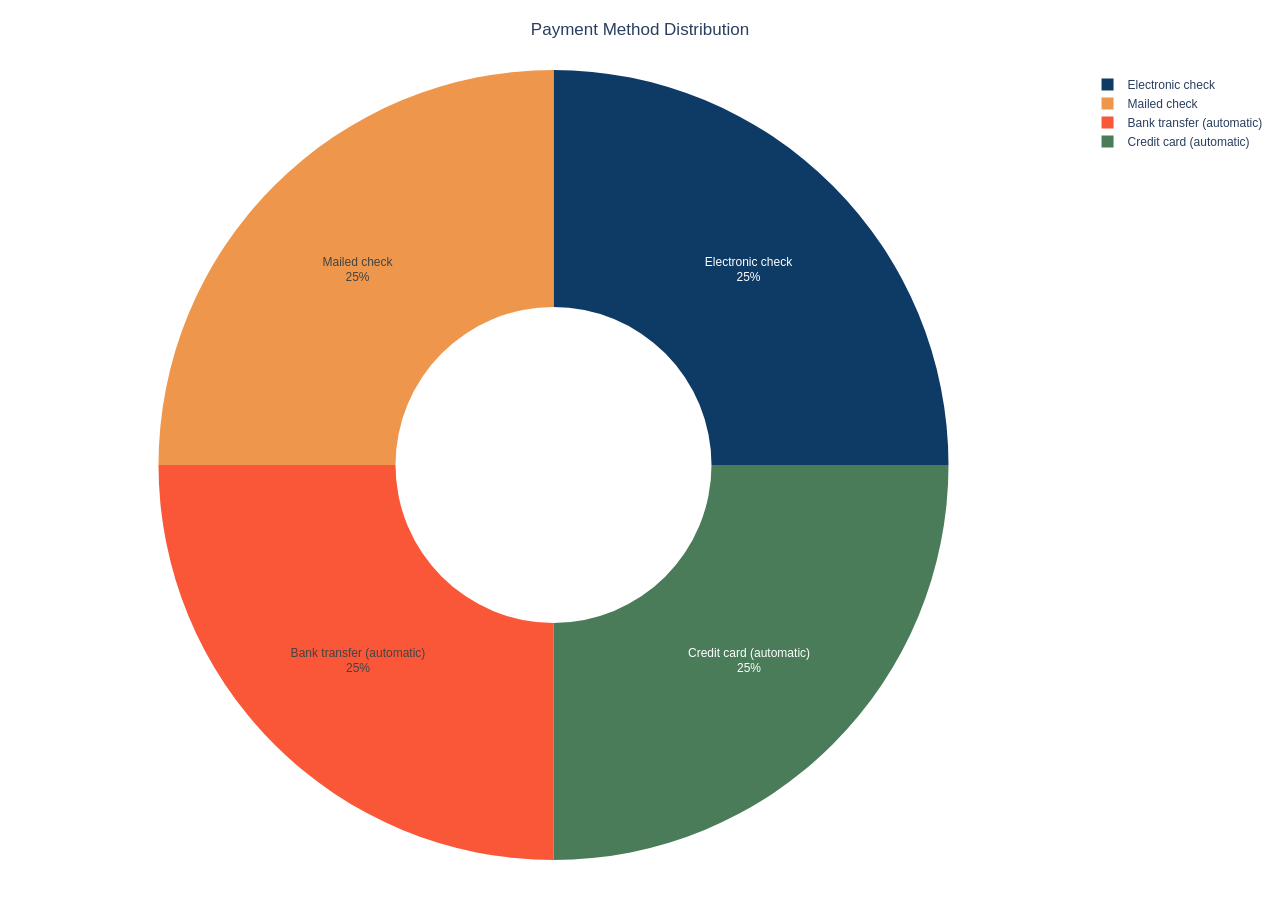
<file: website/assets/graphs/cell030_out01.html>
<!doctype html>
<html>
<head>
  <meta charset="utf-8" />
  <meta name="viewport" content="width=device-width, initial-scale=1" />
  <script src="https://cdn.plot.ly/plotly-2.35.2.min.js"></script>
  <style>
    html, body { margin: 0; width: 100%; height: 100%; overflow: hidden; background: #fff; }
    #plot { width: 100%; height: 100%; }
  </style>
</head>
<body>
  <div id="plot"></div>
  <script>
    const data = [{"hole": 0.4, "labels": ["Electronic check", "Mailed check", "Bank transfer (automatic)", "Credit card (automatic)"], "marker": {"colors": ["#0D3B66", "#EE964B", "#F95738", "#4A7C59", "#7D5BA6", "#2A9D8F"]}, "textinfo": "percent+label", "type": "pie", "values": {"bdata": "PQlEBgYG8QU=", "dtype": "i2"}}];
    const layout = {"margin": {"b": 40, "l": 40, "r": 40, "t": 70}, "template": {"data": {"bar": [{"error_x": {"color": "#2a3f5f"}, "error_y": {"color": "#2a3f5f"}, "marker": {"line": {"color": "white", "width": 0.5}, "pattern": {"fillmode": "overlay", "size": 10, "solidity": 0.2}}, "type": "bar"}], "barpolar": [{"marker": {"line": {"color": "white", "width": 0.5}, "pattern": {"fillmode": "overlay", "size": 10, "solidity": 0.2}}, "type": "barpolar"}], "carpet": [{"aaxis": {"endlinecolor": "#2a3f5f", "gridcolor": "#C8D4E3", "linecolor": "#C8D4E3", "minorgridcolor": "#C8D4E3", "startlinecolor": "#2a3f5f"}, "baxis": {"endlinecolor": "#2a3f5f", "gridcolor": "#C8D4E3", "linecolor": "#C8D4E3", "minorgridcolor": "#C8D4E3", "startlinecolor": "#2a3f5f"}, "type": "carpet"}], "choropleth": [{"colorbar": {"outlinewidth": 0, "ticks": ""}, "type": "choropleth"}], "contour": [{"colorbar": {"outlinewidth": 0, "ticks": ""}, "colorscale": [[0, "#0d0887"], [0.1111111111111111, "#46039f"], [0.2222222222222222, "#7201a8"], [0.3333333333333333, "#9c179e"], [0.4444444444444444, "#bd3786"], [0.5555555555555556, "#d8576b"], [0.6666666666666666, "#ed7953"], [0.7777777777777778, "#fb9f3a"], [0.8888888888888888, "#fdca26"], [1, "#f0f921"]], "type": "contour"}], "contourcarpet": [{"colorbar": {"outlinewidth": 0, "ticks": ""}, "type": "contourcarpet"}], "heatmap": [{"colorbar": {"outlinewidth": 0, "ticks": ""}, "colorscale": [[0, "#0d0887"], [0.1111111111111111, "#46039f"], [0.2222222222222222, "#7201a8"], [0.3333333333333333, "#9c179e"], [0.4444444444444444, "#bd3786"], [0.5555555555555556, "#d8576b"], [0.6666666666666666, "#ed7953"], [0.7777777777777778, "#fb9f3a"], [0.8888888888888888, "#fdca26"], [1, "#f0f921"]], "type": "heatmap"}], "histogram": [{"marker": {"pattern": {"fillmode": "overlay", "size": 10, "solidity": 0.2}}, "type": "histogram"}], "histogram2d": [{"colorbar": {"outlinewidth": 0, "ticks": ""}, "colorscale": [[0, "#0d0887"], [0.1111111111111111, "#46039f"], [0.2222222222222222, "#7201a8"], [0.3333333333333333, "#9c179e"], [0.4444444444444444, "#bd3786"], [0.5555555555555556, "#d8576b"], [0.6666666666666666, "#ed7953"], [0.7777777777777778, "#fb9f3a"], [0.8888888888888888, "#fdca26"], [1, "#f0f921"]], "type": "histogram2d"}], "histogram2dcontour": [{"colorbar": {"outlinewidth": 0, "ticks": ""}, "colorscale": [[0, "#0d0887"], [0.1111111111111111, "#46039f"], [0.2222222222222222, "#7201a8"], [0.3333333333333333, "#9c179e"], [0.4444444444444444, "#bd3786"], [0.5555555555555556, "#d8576b"], [0.6666666666666666, "#ed7953"], [0.7777777777777778, "#fb9f3a"], [0.8888888888888888, "#fdca26"], [1, "#f0f921"]], "type": "histogram2dcontour"}], "mesh3d": [{"colorbar": {"outlinewidth": 0, "ticks": ""}, "type": "mesh3d"}], "parcoords": [{"line": {"colorbar": {"outlinewidth": 0, "ticks": ""}}, "type": "parcoords"}], "pie": [{"automargin": true, "type": "pie"}], "scatter": [{"fillpattern": {"fillmode": "overlay", "size": 10, "solidity": 0.2}, "type": "scatter"}], "scatter3d": [{"line": {"colorbar": {"outlinewidth": 0, "ticks": ""}}, "marker": {"colorbar": {"outlinewidth": 0, "ticks": ""}}, "type": "scatter3d"}], "scattercarpet": [{"marker": {"colorbar": {"outlinewidth": 0, "ticks": ""}}, "type": "scattercarpet"}], "scattergeo": [{"marker": {"colorbar": {"outlinewidth": 0, "ticks": ""}}, "type": "scattergeo"}], "scattergl": [{"marker": {"colorbar": {"outlinewidth": 0, "ticks": ""}}, "type": "scattergl"}], "scattermap": [{"marker": {"colorbar": {"outlinewidth": 0, "ticks": ""}}, "type": "scattermap"}], "scattermapbox": [{"marker": {"colorbar": {"outlinewidth": 0, "ticks": ""}}, "type": "scattermapbox"}], "scatterpolar": [{"marker": {"colorbar": {"outlinewidth": 0, "ticks": ""}}, "type": "scatterpolar"}], "scatterpolargl": [{"marker": {"colorbar": {"outlinewidth": 0, "ticks": ""}}, "type": "scatterpolargl"}], "scatterternary": [{"marker": {"colorbar": {"outlinewidth": 0, "ticks": ""}}, "type": "scatterternary"}], "surface": [{"colorbar": {"outlinewidth": 0, "ticks": ""}, "colorscale": [[0, "#0d0887"], [0.1111111111111111, "#46039f"], [0.2222222222222222, "#7201a8"], [0.3333333333333333, "#9c179e"], [0.4444444444444444, "#bd3786"], [0.5555555555555556, "#d8576b"], [0.6666666666666666, "#ed7953"], [0.7777777777777778, "#fb9f3a"], [0.8888888888888888, "#fdca26"], [1, "#f0f921"]], "type": "surface"}], "table": [{"cells": {"fill": {"color": "#EBF0F8"}, "line": {"color": "white"}}, "header": {"fill": {"color": "#C8D4E3"}, "line": {"color": "white"}}, "type": "table"}]}, "layout": {"annotationdefaults": {"arrowcolor": "#2a3f5f", "arrowhead": 0, "arrowwidth": 1}, "autotypenumbers": "strict", "coloraxis": {"colorbar": {"outlinewidth": 0, "ticks": ""}}, "colorscale": {"diverging": [[0, "#8e0152"], [0.1, "#c51b7d"], [0.2, "#de77ae"], [0.3, "#f1b6da"], [0.4, "#fde0ef"], [0.5, "#f7f7f7"], [0.6, "#e6f5d0"], [0.7, "#b8e186"], [0.8, "#7fbc41"], [0.9, "#4d9221"], [1, "#276419"]], "sequential": [[0, "#0d0887"], [0.1111111111111111, "#46039f"], [0.2222222222222222, "#7201a8"], [0.3333333333333333, "#9c179e"], [0.4444444444444444, "#bd3786"], [0.5555555555555556, "#d8576b"], [0.6666666666666666, "#ed7953"], [0.7777777777777778, "#fb9f3a"], [0.8888888888888888, "#fdca26"], [1, "#f0f921"]], "sequentialminus": [[0, "#0d0887"], [0.1111111111111111, "#46039f"], [0.2222222222222222, "#7201a8"], [0.3333333333333333, "#9c179e"], [0.4444444444444444, "#bd3786"], [0.5555555555555556, "#d8576b"], [0.6666666666666666, "#ed7953"], [0.7777777777777778, "#fb9f3a"], [0.8888888888888888, "#fdca26"], [1, "#f0f921"]]}, "colorway": ["#636efa", "#EF553B", "#00cc96", "#ab63fa", "#FFA15A", "#19d3f3", "#FF6692", "#B6E880", "#FF97FF", "#FECB52"], "font": {"color": "#2a3f5f"}, "geo": {"bgcolor": "white", "lakecolor": "white", "landcolor": "white", "showlakes": true, "showland": true, "subunitcolor": "#C8D4E3"}, "hoverlabel": {"align": "left"}, "hovermode": "closest", "mapbox": {"style": "light"}, "paper_bgcolor": "white", "plot_bgcolor": "white", "polar": {"angularaxis": {"gridcolor": "#EBF0F8", "linecolor": "#EBF0F8", "ticks": ""}, "bgcolor": "white", "radialaxis": {"gridcolor": "#EBF0F8", "linecolor": "#EBF0F8", "ticks": ""}}, "scene": {"xaxis": {"backgroundcolor": "white", "gridcolor": "#DFE8F3", "gridwidth": 2, "linecolor": "#EBF0F8", "showbackground": true, "ticks": "", "zerolinecolor": "#EBF0F8"}, "yaxis": {"backgroundcolor": "white", "gridcolor": "#DFE8F3", "gridwidth": 2, "linecolor": "#EBF0F8", "showbackground": true, "ticks": "", "zerolinecolor": "#EBF0F8"}, "zaxis": {"backgroundcolor": "white", "gridcolor": "#DFE8F3", "gridwidth": 2, "linecolor": "#EBF0F8", "showbackground": true, "ticks": "", "zerolinecolor": "#EBF0F8"}}, "shapedefaults": {"line": {"color": "#2a3f5f"}}, "ternary": {"aaxis": {"gridcolor": "#DFE8F3", "linecolor": "#A2B1C6", "ticks": ""}, "baxis": {"gridcolor": "#DFE8F3", "linecolor": "#A2B1C6", "ticks": ""}, "bgcolor": "white", "caxis": {"gridcolor": "#DFE8F3", "linecolor": "#A2B1C6", "ticks": ""}}, "title": {"x": 0.05}, "xaxis": {"automargin": true, "gridcolor": "#EBF0F8", "linecolor": "#EBF0F8", "ticks": "", "title": {"standoff": 15}, "zerolinecolor": "#EBF0F8", "zerolinewidth": 2}, "yaxis": {"automargin": true, "gridcolor": "#EBF0F8", "linecolor": "#EBF0F8", "ticks": "", "title": {"standoff": 15}, "zerolinecolor": "#EBF0F8", "zerolinewidth": 2}}}, "title": {"text": "Payment Method Distribution", "x": 0.5}, "autosize": true};
    const config = { responsive: true, displayModeBar: false };
    Plotly.newPlot('plot', data, layout, config).then(() => {
      window.addEventListener('resize', () => Plotly.Plots.resize('plot'));
    });
  </script>
</body>
</html>
</file>
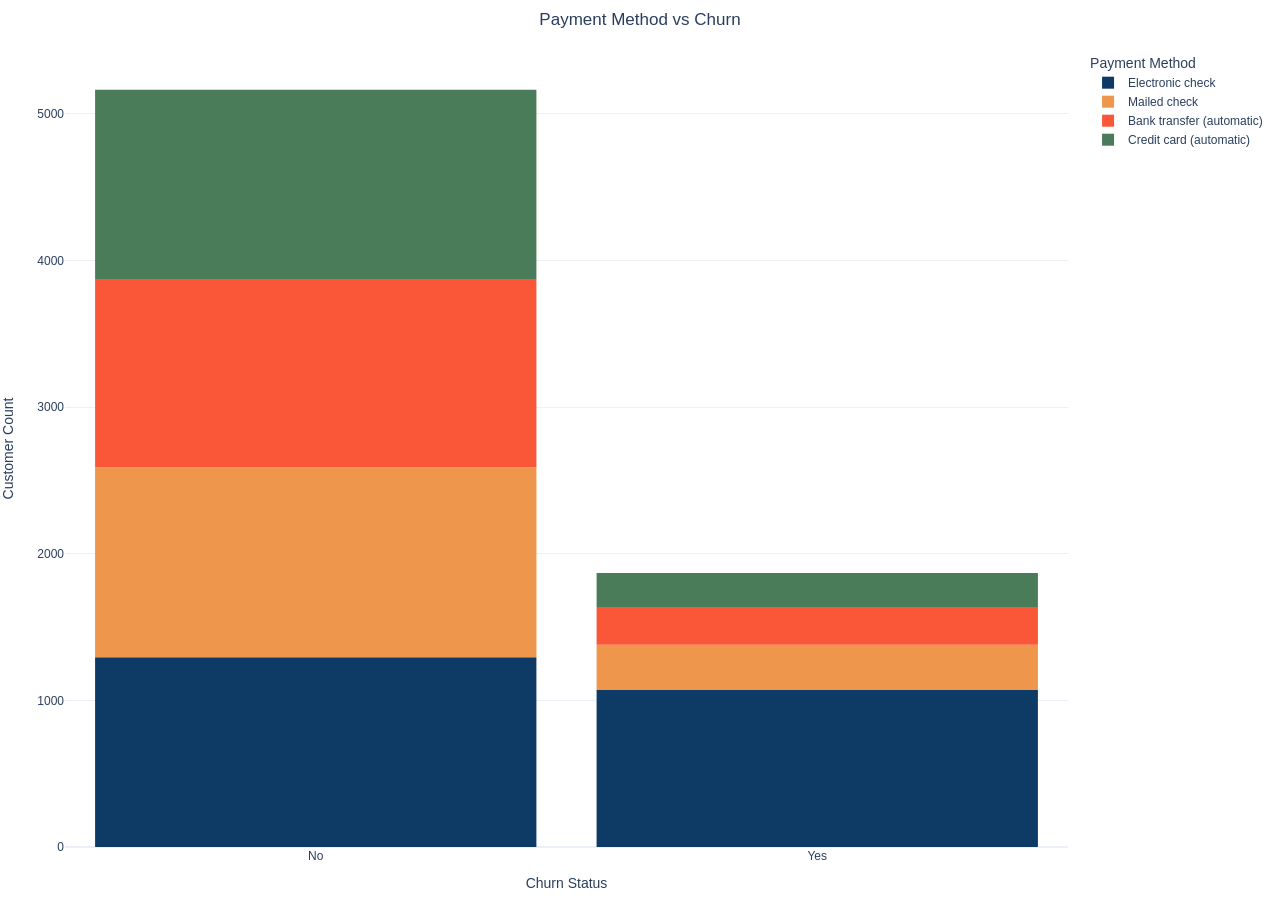
<file: website/assets/graphs/cell030_out02.html>
<!doctype html>
<html>
<head>
  <meta charset="utf-8" />
  <meta name="viewport" content="width=device-width, initial-scale=1" />
  <script src="https://cdn.plot.ly/plotly-2.35.2.min.js"></script>
  <style>
    html, body { margin: 0; width: 100%; height: 100%; overflow: hidden; background: #fff; }
    #plot { width: 100%; height: 100%; }
  </style>
</head>
<body>
  <div id="plot"></div>
  <script>
    const data = [{"bingroup": "x", "hovertemplate": "PaymentMethod=Electronic check<br>Churn=%{x}<br>count=%{y}<extra></extra>", "legendgroup": "Electronic check", "marker": {"color": "#0D3B66", "pattern": {"shape": ""}}, "name": "Electronic check", "orientation": "v", "showlegend": true, "type": "histogram", "x": ["No", "Yes", "Yes", "Yes", "No", "No", "Yes", "Yes", "Yes", "Yes", "Yes", "No", "No", "Yes", "No", "Yes", "No", "No", "Yes", "No", "No", "No", "No", "No", "Yes", "No", "No", "Yes", "Yes", "No", "No", "Yes", "No", "Yes", "No", "No", "Yes", "Yes", "No", "Yes", "No", "No", "Yes", "Yes", "Yes", "Yes", "No", "No", "No", "Yes", "No", "Yes", "No", "Yes", "No", "Yes", "Yes", "No", "No", "Yes", "No", "No", "No", "Yes", "Yes", "No", "No", "No", "Yes", "No", "No", "No", "Yes", "No", "No", "No", "Yes", "No", "No", "Yes", "Yes", "No", "No", "Yes", "Yes", "No", "Yes", "No", "No", "Yes", "Yes", "No", "No", "No", "Yes", "Yes", "Yes", "No", "No", "No", "No", "Yes", "No", "Yes", "No", "No", "No", "Yes", "Yes", "No", "No", "No", "Yes", "No", "Yes", "Yes", "No", "Yes", "No", "Yes", "No", "No", "Yes", "No", "No", "No", "Yes", "No", "No", "Yes", "No", "No", "No", "No", "No", "Yes", "No", "No", "Yes", "No", "No", "No", "No", "No", "No", "Yes", "No", "Yes", "No", "No", "Yes", "Yes", "No", "No", "Yes", "Yes", "Yes", "Yes", "No", "No", "Yes", "No", "Yes", "No", "Yes", "No", "Yes", "Yes", "Yes", "Yes", "Yes", "No", "Yes", "No", "No", "No", "Yes", "No", "No", "Yes", "No", "No", "No", "No", "No", "Yes", "No", "No", "No", "Yes", "Yes", "No", "No", "No", "No", "Yes", "No", "No", "No", "No", "No", "Yes", "Yes", "Yes", "Yes", "No", "Yes", "No", "Yes", "Yes", "Yes", "Yes", "No", "Yes", "Yes", "No", "Yes", "Yes", "No", "No", "Yes", "Yes", "Yes", "No", "Yes", "No", "No", "Yes", "No", "Yes", "Yes", "Yes", "No", "Yes", "Yes", "Yes", "Yes", "Yes", "Yes", "No", "No", "Yes", "Yes", "Yes", "Yes", "Yes", "No", "Yes", "No", "No", "Yes", "No", "Yes", "No", "Yes", "No", "Yes", "Yes", "No", "Yes", "Yes", "No", "Yes", "Yes", "Yes", "Yes", "Yes", "No", "Yes", "Yes", "No", "No", "Yes", "No", "Yes", "No", "Yes", "Yes", "No", "No", "Yes", "Yes", "No", "No", "No", "Yes", "Yes", "No", "Yes", "No", "Yes", "No", "Yes", "No", "No", "No", "No", "No", "Yes", "Yes", "Yes", "Yes", "Yes", "Yes", "No", "Yes", "No", "Yes", "Yes", "No", "Yes", "Yes", "Yes", "Yes", "No", "No", "Yes", "No", "No", "No", "Yes", "Yes", "Yes", "No", "No", "Yes", "No", "Yes", "Yes", "Yes", "Yes", "No", "No", "No", "No", "Yes", "Yes", "No", "No", "Yes", "No", "No", "No", "No", "No", "No", "Yes", "No", "No", "Yes", "No", "Yes", "No", "No", "Yes", "No", "No", "No", "Yes", "No", "Yes", "Yes", "No", "No", "No", "Yes", "No", "No", "Yes", "No", "No", "No", "No", "No", "Yes", "No", "Yes", "No", "Yes", "Yes", "No", "Yes", "Yes", "Yes", "No", "Yes", "No", "Yes", "Yes", "No", "Yes", "No", "No", "Yes", "Yes", "No", "Yes", "Yes", "No", "No", "No", "No", "Yes", "No", "No", "No", "No", "Yes", "No", "Yes", "Yes", "No", "No", "Yes", "Yes", "Yes", "Yes", "Yes", "Yes", "No", "Yes", "No", "Yes", "Yes", "Yes", "No", "No", "No", "Yes", "No", "Yes", "Yes", "Yes", "Yes", "Yes", "No", "No", "Yes", "Yes", "Yes", "No", "No", "Yes", "No", "Yes", "No", "Yes", "Yes", "Yes", "No", "No", "Yes", "No", "No", "No", "Yes", "Yes", "No", "No", "No", "No", "No", "Yes", "No", "Yes", "No", "Yes", "Yes", "No", "Yes", "Yes", "Yes", "No", "No", "No", "Yes", "No", "Yes", "No", "Yes", "No", "No", "No", "Yes", "Yes", "No", "No", "No", "No", "Yes", "No", "No", "No", "No", "Yes", "No", "No", "Yes", "No", "No", "Yes", "Yes", "No", "No", "Yes", "No", "Yes", "No", "Yes", "No", "No", "No", "Yes", "No", "Yes", "Yes", "No", "No", "No", "Yes", "No", "Yes", "No", "Yes", "No", "Yes", "No", "Yes", "Yes", "Yes", "No", "No", "No", "No", "No", "Yes", "No", "Yes", "No", "Yes", "No", "No", "No", "Yes", "Yes", "No", "No", "Yes", "No", "No", "No", "Yes", "Yes", "No", "Yes", "No", "No", "Yes", "No", "No", "Yes", "No", "No", "No", "No", "No", "No", "No", "Yes", "Yes", "No", "Yes", "Yes", "No", "Yes", "No", "No", "Yes", "Yes", "Yes", "No", "No", "No", "No", "Yes", "No", "Yes", "Yes", "Yes", "Yes", "No", "Yes", "No", "No", "No", "No", "Yes", "No", "Yes", "No", "Yes", "No", "No", "No", "Yes", "Yes", "Yes", "Yes", "Yes", "Yes", "No", "No", "Yes", "No", "Yes", "Yes", "Yes", "Yes", "No", "No", "No", "Yes", "No", "No", "Yes", "No", "No", "No", "No", "No", "No", "Yes", "No", "No", "Yes", "No", "Yes", "Yes", "Yes", "No", "No", "No", "Yes", "No", "No", "Yes", "Yes", "No", "No", "Yes", "Yes", "No", "Yes", "Yes", "Yes", "Yes", "Yes", "Yes", "Yes", "No", "Yes", "Yes", "Yes", "No", "Yes", "No", "Yes", "No", "No", "Yes", "Yes", "No", "No", "No", "Yes", "Yes", "No", "No", "Yes", "No", "Yes", "No", "Yes", "No", "Yes", "Yes", "Yes", "No", "Yes", "Yes", "No", "Yes", "No", "Yes", "No", "No", "No", "No", "Yes", "No", "No", "Yes", "No", "Yes", "Yes", "Yes", "Yes", "No", "No", "No", "No", "No", "No", "No", "No", "No", "No", "Yes", "Yes", "No", "Yes", "Yes", "No", "Yes", "No", "No", "No", "Yes", "No", "No", "Yes", "Yes", "No", "No", "Yes", "Yes", "No", "No", "Yes", "No", "Yes", "Yes", "No", "Yes", "No", "Yes", "Yes", "No", "No", "No", "Yes", "No", "No", "No", "Yes", "No", "Yes", "Yes", "No", "No", "Yes", "Yes", "No", "Yes", "No", "Yes", "Yes", "Yes", "Yes", "No", "Yes", "No", "Yes", "No", "No", "No", "Yes", "No", "No", "No", "Yes", "No", "No", "No", "No", "No", "No", "Yes", "No", "No", "No", "Yes", "No", "No", "No", "No", "No", "No", "No", "Yes", "No", "Yes", "Yes", "Yes", "No", "No", "No", "No", "No", "Yes", "No", "No", "Yes", "Yes", "No", "Yes", "Yes", "No", "No", "Yes", "No", "Yes", "No", "Yes", "No", "No", "Yes", "Yes", "No", "Yes", "No", "Yes", "No", "No", "No", "No", "Yes", "No", "Yes", "Yes", "No", "Yes", "No", "No", "No", "No", "No", "No", "No", "Yes", "Yes", "No", "Yes", "Yes", "No", "No", "No", "Yes", "No", "No", "No", "No", "No", "No", "No", "Yes", "Yes", "Yes", "Yes", "No", "Yes", "No", "No", "No", "No", "Yes", "Yes", "Yes", "Yes", "Yes", "No", "Yes", "Yes", "No", "No", "Yes", "No", "Yes", "No", "Yes", "Yes", "No", "Yes", "No", "No", "No", "No", "No", "Yes", "Yes", "Yes", "No", "Yes", "Yes", "No", "No", "Yes", "No", "Yes", "No", "Yes", "Yes", "No", "Yes", "No", "No", "No", "No", "Yes", "No", "Yes", "No", "Yes", "No", "No", "No", "Yes", "No", "No", "No", "Yes", "Yes", "Yes", "Yes", "No", "No", "No", "Yes", "No", "No", "Yes", "No", "No", "Yes", "No", "Yes", "No", "No", "Yes", "No", "No", "No", "Yes", "Yes", "No", "No", "Yes", "No", "Yes", "No", "Yes", "Yes", "Yes", "No", "No", "Yes", "Yes", "Yes", "No", "Yes", "No", "No", "No", "Yes", "No", "No", "Yes", "Yes", "No", "No", "No", "No", "Yes", "No", "No", "No", "Yes", "No", "Yes", "No", "No", "Yes", "No", "No", "No", "No", "No", "Yes", "No", "No", "No", "No", "Yes", "No", "Yes", "No", "Yes", "Yes", "Yes", "No", "No", "Yes", "Yes", "Yes", "Yes", "Yes", "Yes", "No", "No", "No", "Yes", "No", "No", "Yes", "No", "Yes", "No", "No", "Yes", "No", "Yes", "Yes", "Yes", "Yes", "No", "Yes", "Yes", "No", "Yes", "No", "Yes", "No", "Yes", "Yes", "Yes", "Yes", "Yes", "No", "No", "No", "No", "No", "No", "No", "No", "No", "No", "Yes", "Yes", "No", "Yes", "No", "Yes", "No", "Yes", "No", "No", "No", "Yes", "No", "No", "Yes", "No", "No", "No", "Yes", "Yes", "No", "No", "Yes", "Yes", "No", "Yes", "Yes", "Yes", "Yes", "No", "Yes", "No", "No", "No", "Yes", "Yes", "No", "No", "Yes", "Yes", "No", "No", "No", "No", "Yes", "No", "No", "No", "Yes", "Yes", "No", "Yes", "No", "No", "Yes", "Yes", "No", "No", "Yes", "No", "No", "No", "Yes", "Yes", "Yes", "Yes", "Yes", "No", "No", "No", "Yes", "Yes", "Yes", "Yes", "No", "No", "No", "Yes", "No", "Yes", "Yes", "No", "Yes", "Yes", "No", "No", "Yes", "No", "Yes", "No", "No", "No", "No", "Yes", "No", "No", "No", "Yes", "No", "No", "No", "No", "No", "No", "No", "No", "No", "Yes", "No", "Yes", "No", "Yes", "No", "No", "No", "No", "No", "No", "No", "Yes", "No", "No", "Yes", "Yes", "No", "Yes", "Yes", "No", "No", "Yes", "Yes", "No", "Yes", "Yes", "Yes", "Yes", "No", "No", "No", "No", "No", "No", "Yes", "Yes", "No", "Yes", "No", "Yes", "No", "No", "No", "Yes", "No", "No", "Yes", "Yes", "No", "No", "Yes", "No", "No", "Yes", "No", "No", "No", "No", "Yes", "No", "Yes", "No", "No", "No", "Yes", "Yes", "Yes", "No", "No", "Yes", "Yes", "Yes", "No", "Yes", "No", "No", "Yes", "No", "Yes", "No", "Yes", "No", "Yes", "No", "Yes", "No", "No", "No", "No", "No", "No", "Yes", "Yes", "Yes", "Yes", "No", "No", "Yes", "No", "Yes", "No", "Yes", "No", "Yes", "Yes", "No", "Yes", "No", "No", "Yes", "Yes", "No", "No", "Yes", "No", "Yes", "No", "No", "Yes", "Yes", "No", "Yes", "No", "Yes", "No", "No", "Yes", "Yes", "Yes", "Yes", "Yes", "Yes", "Yes", "Yes", "No", "No", "No", "No", "Yes", "No", "No", "No", "No", "Yes", "No", "Yes", "Yes", "No", "No", "No", "Yes", "Yes", "No", "No", "Yes", "Yes", "Yes", "Yes", "Yes", "No", "Yes", "Yes", "Yes", "No", "Yes", "Yes", "No", "No", "Yes", "No", "No", "Yes", "No", "Yes", "Yes", "No", "Yes", "Yes", "No", "No", "Yes", "No", "Yes", "No", "No", "Yes", "No", "Yes", "Yes", "No", "No", "No", "No", "No", "Yes", "No", "Yes", "Yes", "Yes", "Yes", "No", "No", "No", "No", "No", "Yes", "Yes", "No", "Yes", "Yes", "Yes", "Yes", "Yes", "Yes", "No", "No", "No", "Yes", "Yes", "Yes", "No", "Yes", "No", "Yes", "No", "Yes", "No", "No", "Yes", "Yes", "Yes", "No", "No", "Yes", "No", "Yes", "No", "Yes", "No", "Yes", "No", "No", "Yes", "No", "No", "No", "Yes", "No", "No", "Yes", "Yes", "No", "No", "No", "Yes", "Yes", "Yes", "No", "Yes", "Yes", "No", "No", "No", "Yes", "No", "No", "No", "Yes", "No", "No", "No", "No", "No", "No", "Yes", "Yes", "Yes", "Yes", "Yes", "No", "No", "Yes", "Yes", "No", "No", "Yes", "No", "Yes", "No", "Yes", "Yes", "No", "No", "Yes", "Yes", "No", "Yes", "No", "Yes", "No", "No", "No", "No", "No", "Yes", "Yes", "No", "Yes", "No", "Yes", "Yes", "No", "No", "No", "Yes", "Yes", "Yes", "No", "No", "No", "No", "No", "No", "Yes", "Yes", "No", "Yes", "No", "Yes", "Yes", "No", "No", "Yes", "Yes", "No", "Yes", "No", "No", "No", "Yes", "No", "No", "Yes", "No", "Yes", "Yes", "Yes", "Yes", "No", "No", "Yes", "Yes", "No", "No", "Yes", "Yes", "Yes", "Yes", "Yes", "Yes", "Yes", "Yes", "Yes", "No", "Yes", "Yes", "No", "No", "No", "No", "No", "No", "No", "No", "No", "No", "No", "Yes", "No", "Yes", "Yes", "No", "No", "Yes", "Yes", "Yes", "No", "Yes", "Yes", "No", "Yes", "No", "Yes", "Yes", "Yes", "No", "Yes", "Yes", "No", "No", "No", "No", "No", "No", "No", "Yes", "No", "No", "No", "No", "No", "Yes", "No", "Yes", "No", "No", "No", "No", "Yes", "Yes", "Yes", "No", "Yes", "No", "No", "Yes", "No", "Yes", "No", "No", "No", "No", "Yes", "No", "No", "Yes", "No", "Yes", "No", "No", "Yes", "No", "Yes", "No", "Yes", "No", "Yes", "Yes", "No", "Yes", "No", "Yes", "Yes", "No", "Yes", "Yes", "Yes", "No", "No", "Yes", "Yes", "Yes", "Yes", "No", "No", "No", "No", "No", "Yes", "Yes", "Yes", "Yes", "No", "Yes", "Yes", "No", "No", "No", "Yes", "Yes", "No", "No", "No", "Yes", "Yes", "Yes", "Yes", "Yes", "No", "No", "Yes", "No", "No", "Yes", "No", "Yes", "Yes", "No", "Yes", "Yes", "Yes", "Yes", "Yes", "Yes", "Yes", "No", "No", "No", "Yes", "No", "Yes", "No", "No", "No", "No", "Yes", "Yes", "No", "No", "No", "Yes", "No", "No", "Yes", "Yes", "Yes", "Yes", "No", "No", "Yes", "No", "No", "No", "Yes", "No", "No", "Yes", "Yes", "No", "No", "No", "Yes", "Yes", "Yes", "No", "No", "Yes", "Yes", "No", "Yes", "Yes", "No", "No", "No", "No", "No", "No", "No", "No", "Yes", "No", "No", "No", "No", "Yes", "No", "Yes", "No", "Yes", "Yes", "Yes", "No", "No", "No", "No", "Yes", "No", "Yes", "No", "No", "No", "No", "Yes", "Yes", "No", "No", "No", "No", "Yes", "Yes", "Yes", "No", "No", "No", "Yes", "Yes", "No", "No", "No", "No", "No", "Yes", "No", "No", "No", "Yes", "Yes", "Yes", "No", "Yes", "Yes", "Yes", "Yes", "No", "Yes", "No", "No", "No", "Yes", "No", "Yes", "No", "No", "Yes", "Yes", "No", "No", "Yes", "Yes", "No", "No", "No", "Yes", "Yes", "No", "Yes", "No", "No", "Yes", "Yes", "No", "No", "Yes", "Yes", "Yes", "No", "Yes", "Yes", "Yes", "No", "No", "No", "Yes", "Yes", "No", "No", "Yes", "No", "Yes", "No", "Yes", "No", "Yes", "No", "Yes", "Yes", "No", "Yes", "No", "No", "No", "No", "No", "Yes", "Yes", "No", "No", "Yes", "Yes", "Yes", "Yes", "Yes", "No", "Yes", "No", "No", "Yes", "Yes", "No", "Yes", "Yes", "Yes", "Yes", "No", "No", "No", "Yes", "No", "No", "Yes", "No", "No", "Yes", "Yes", "Yes", "No", "No", "Yes", "Yes", "No", "No", "No", "No", "Yes", "Yes", "Yes", "Yes", "Yes", "Yes", "Yes", "Yes", "No", "No", "Yes", "No", "Yes", "No", "No", "No", "No", "Yes", "No", "No", "No", "No", "No", "No", "No", "Yes", "Yes", "No", "Yes", "No", "No", "Yes", "Yes", "Yes", "No", "No", "No", "Yes", "No", "No", "Yes", "Yes", "No", "No", "Yes", "No", "No", "Yes", "No", "No", "Yes", "No", "No", "No", "No", "No", "Yes", "No", "Yes", "Yes", "No", "Yes", "No", "No", "No", "No", "Yes", "Yes", "No", "No", "Yes", "Yes", "No", "Yes", "Yes", "Yes", "No", "Yes", "No", "No", "Yes", "No", "Yes", "No", "No", "No", "No", "Yes", "No", "Yes", "No", "Yes", "No", "Yes", "Yes", "No", "Yes", "No", "Yes", "Yes", "Yes", "Yes", "No", "Yes", "Yes", "No", "No", "Yes", "No", "No", "No", "No", "No", "Yes", "Yes", "Yes", "Yes", "No", "Yes", "No", "Yes", "Yes", "No", "No", "Yes", "Yes", "No", "Yes", "No", "No", "Yes", "No", "No", "Yes", "Yes", "No", "Yes", "No", "Yes", "No", "No", "Yes", "No", "Yes", "No", "Yes", "No", "No", "Yes", "No", "No", "Yes", "Yes", "Yes", "No", "No", "No", "Yes", "No", "No", "No", "No", "Yes", "Yes", "Yes", "No", "No", "Yes", "Yes", "Yes", "No", "No", "No", "No", "No", "No", "No", "No", "No", "No", "Yes", "Yes", "Yes", "No", "Yes", "No", "Yes", "No", "No", "No", "Yes", "No", "Yes", "Yes", "Yes", "No", "Yes", "Yes", "No", "No", "No", "Yes", "No", "No", "No", "Yes", "Yes", "No", "Yes", "Yes", "Yes", "Yes", "No", "Yes", "Yes", "No", "No", "No", "No", "No", "Yes", "No", "Yes", "No", "No", "Yes", "No", "No", "No", "No", "Yes", "No", "No", "No", "No", "Yes", "No", "Yes", "No", "No", "No", "Yes", "Yes", "No", "Yes", "No", "Yes", "No", "Yes", "No", "No", "No", "Yes", "No", "Yes", "No", "No", "Yes", "No", "No", "Yes", "Yes", "No", "Yes", "No", "No", "Yes", "No", "No", "No", "Yes", "No", "No", "No", "No", "No", "Yes", "No", "No", "Yes", "Yes", "Yes", "No", "No", "No", "Yes", "No", "Yes", "No", "No", "Yes", "Yes", "No", "No", "Yes", "Yes", "No", "Yes", "Yes", "No", "Yes", "Yes", "No", "Yes", "No", "Yes", "Yes", "Yes", "Yes", "No", "No", "Yes", "No", "Yes", "No", "Yes", "Yes", "No", "Yes", "No", "No", "Yes", "No", "No", "Yes", "Yes", "No", "Yes", "No", "No", "No", "Yes", "No", "No", "No", "Yes", "No", "No", "No", "Yes", "No", "Yes", "Yes", "No", "Yes", "Yes", "Yes", "Yes", "Yes", "No", "Yes", "Yes", "No", "Yes", "Yes", "Yes", "Yes", "No", "No", "Yes", "No", "No", "No", "No", "Yes", "No", "Yes", "No", "No", "No", "Yes", "No", "No", "Yes", "No", "No", "No", "No", "No", "No", "Yes", "No", "Yes", "No", "No", "No", "No", "Yes", "No", "No", "Yes", "Yes", "No", "Yes", "Yes", "Yes", "No", "No", "Yes", "No", "Yes", "No", "No", "Yes", "Yes", "No", "No", "Yes", "Yes", "Yes", "Yes", "Yes", "Yes", "No", "No", "Yes", "Yes", "No", "Yes", "Yes", "No", "Yes", "Yes", "Yes", "Yes", "Yes", "Yes", "No", "Yes", "No", "No", "Yes", "Yes", "No", "No", "No", "Yes", "No", "No", "No", "Yes", "No", "No", "Yes", "No", "Yes", "Yes", "Yes", "Yes", "Yes", "No", "No", "Yes", "No", "No", "No", "Yes", "Yes", "Yes", "Yes", "No", "No", "No", "No", "No", "No", "No", "No", "No", "Yes", "No", "No", "No", "No", "Yes", "Yes", "No", "No", "No", "No", "Yes", "No", "No", "No", "Yes", "No", "No"], "xaxis": "x", "yaxis": "y"}, {"bingroup": "x", "hovertemplate": "PaymentMethod=Mailed check<br>Churn=%{x}<br>count=%{y}<extra></extra>", "legendgroup": "Mailed check", "marker": {"color": "#EE964B", "pattern": {"shape": ""}}, "name": "Mailed check", "orientation": "v", "showlegend": true, "type": "histogram", "x": ["No", "Yes", "No", "No", "No", "Yes", "Yes", "No", "No", "No", "No", "No", "No", "No", "No", "No", "No", "No", "Yes", "No", "No", "No", "No", "No", "No", "No", "No", "No", "No", "No", "Yes", "No", "No", "Yes", "No", "No", "No", "No", "No", "No", "Yes", "No", "No", "No", "No", "Yes", "No", "No", "Yes", "Yes", "Yes", "No", "No", "No", "Yes", "No", "No", "No", "No", "Yes", "Yes", "No", "No", "No", "Yes", "No", "No", "No", "No", "Yes", "No", "No", "No", "No", "No", "No", "Yes", "No", "No", "No", "No", "No", "No", "No", "No", "Yes", "Yes", "No", "No", "No", "No", "No", "Yes", "Yes", "No", "No", "No", "Yes", "No", "No", "Yes", "No", "No", "No", "No", "No", "No", "No", "No", "No", "No", "No", "No", "No", "No", "No", "No", "No", "No", "No", "No", "Yes", "No", "No", "No", "No", "No", "Yes", "Yes", "No", "No", "No", "No", "Yes", "No", "No", "No", "Yes", "No", "No", "No", "No", "Yes", "Yes", "No", "No", "Yes", "Yes", "No", "No", "No", "No", "Yes", "Yes", "No", "No", "No", "No", "No", "No", "No", "No", "No", "Yes", "No", "No", "No", "No", "No", "No", "No", "No", "No", "No", "No", "No", "No", "No", "No", "No", "No", "No", "Yes", "Yes", "No", "No", "No", "No", "No", "No", "Yes", "No", "Yes", "No", "No", "No", "Yes", "No", "No", "No", "No", "No", "No", "No", "No", "No", "No", "No", "Yes", "No", "No", "Yes", "No", "No", "No", "No", "No", "No", "No", "No", "No", "No", "No", "No", "Yes", "No", "No", "No", "Yes", "No", "No", "Yes", "No", "No", "No", "No", "No", "Yes", "No", "No", "No", "Yes", "No", "No", "No", "No", "No", "No", "Yes", "No", "No", "No", "Yes", "No", "No", "No", "No", "No", "No", "No", "No", "Yes", "No", "No", "No", "No", "No", "Yes", "No", "No", "No", "No", "No", "No", "No", "No", "No", "No", "No", "Yes", "No", "Yes", "No", "No", "Yes", "Yes", "No", "No", "No", "No", "No", "No", "No", "No", "No", "Yes", "No", "No", "No", "No", "No", "No", "No", "No", "No", "No", "Yes", "No", "No", "No", "No", "No", "No", "No", "No", "No", "No", "No", "No", "No", "No", "No", "No", "Yes", "No", "Yes", "No", "No", "No", "No", "Yes", "No", "No", "No", "No", "No", "No", "Yes", "No", "No", "No", "No", "No", "No", "No", "No", "No", "Yes", "No", "No", "Yes", "No", "No", "No", "Yes", "No", "Yes", "No", "No", "No", "No", "No", "No", "No", "No", "No", "No", "No", "No", "Yes", "No", "No", "No", "No", "No", "Yes", "No", "No", "Yes", "No", "No", "No", "No", "No", "No", "No", "No", "No", "No", "No", "No", "No", "No", "Yes", "No", "No", "No", "No", "No", "Yes", "No", "No", "No", "Yes", "Yes", "No", "No", "No", "No", "No", "No", "Yes", "No", "No", "No", "No", "No", "No", "Yes", "No", "No", "No", "Yes", "Yes", "Yes", "No", "Yes", "No", "No", "No", "No", "No", "Yes", "No", "No", "No", "No", "No", "No", "No", "No", "No", "No", "Yes", "No", "No", "No", "No", "No", "No", "No", "No", "No", "No", "No", "No", "No", "No", "No", "Yes", "No", "No", "No", "No", "No", "No", "Yes", "No", "No", "No", "No", "No", "No", "No", "Yes", "No", "No", "No", "No", "Yes", "Yes", "Yes", "No", "No", "No", "No", "No", "No", "No", "No", "No", "No", "No", "No", "No", "No", "No", "Yes", "No", "No", "No", "No", "Yes", "No", "No", "No", "Yes", "No", "No", "Yes", "No", "No", "No", "No", "No", "No", "No", "No", "No", "No", "No", "No", "No", "No", "No", "No", "No", "Yes", "No", "No", "No", "Yes", "No", "Yes", "No", "No", "No", "No", "No", "No", "No", "Yes", "No", "Yes", "No", "No", "No", "No", "Yes", "Yes", "No", "No", "No", "No", "No", "No", "Yes", "No", "No", "Yes", "No", "No", "No", "No", "No", "Yes", "Yes", "No", "No", "Yes", "No", "No", "No", "No", "No", "No", "No", "Yes", "No", "No", "No", "No", "Yes", "No", "Yes", "No", "No", "No", "No", "No", "Yes", "No", "No", "No", "No", "No", "No", "Yes", "No", "No", "No", "No", "Yes", "No", "No", "No", "No", "No", "No", "No", "No", "No", "No", "No", "Yes", "No", "No", "No", "No", "Yes", "No", "Yes", "No", "No", "Yes", "No", "No", "No", "No", "No", "Yes", "No", "No", "Yes", "No", "No", "Yes", "Yes", "No", "No", "No", "No", "No", "No", "Yes", "No", "No", "No", "No", "No", "Yes", "No", "No", "No", "No", "No", "No", "No", "No", "No", "No", "No", "Yes", "Yes", "No", "Yes", "No", "No", "No", "No", "No", "No", "No", "No", "No", "Yes", "Yes", "No", "Yes", "No", "No", "No", "No", "Yes", "No", "Yes", "No", "No", "No", "No", "No", "Yes", "Yes", "No", "No", "No", "No", "No", "No", "No", "No", "No", "No", "No", "Yes", "Yes", "No", "No", "No", "No", "No", "No", "Yes", "No", "No", "No", "No", "No", "No", "No", "No", "No", "Yes", "No", "Yes", "No", "No", "No", "No", "No", "No", "No", "No", "No", "No", "No", "Yes", "No", "No", "No", "No", "Yes", "No", "No", "No", "Yes", "No", "No", "Yes", "No", "Yes", "Yes", "Yes", "Yes", "No", "No", "No", "No", "Yes", "Yes", "Yes", "No", "No", "No", "No", "No", "No", "No", "No", "No", "No", "No", "No", "No", "Yes", "No", "No", "No", "No", "No", "No", "No", "No", "Yes", "No", "No", "No", "Yes", "No", "No", "Yes", "No", "No", "No", "No", "No", "No", "Yes", "No", "No", "No", "No", "Yes", "No", "No", "No", "No", "No", "Yes", "No", "Yes", "No", "No", "No", "Yes", "Yes", "No", "Yes", "No", "Yes", "No", "No", "No", "No", "Yes", "No", "No", "No", "No", "No", "No", "No", "No", "Yes", "Yes", "Yes", "No", "No", "No", "No", "No", "Yes", "No", "Yes", "Yes", "No", "No", "No", "Yes", "No", "Yes", "No", "No", "No", "No", "No", "No", "No", "No", "No", "No", "No", "No", "No", "No", "No", "Yes", "No", "No", "No", "No", "No", "No", "No", "No", "No", "No", "No", "No", "No", "No", "No", "No", "Yes", "Yes", "No", "No", "No", "No", "No", "No", "Yes", "Yes", "No", "No", "No", "No", "No", "No", "No", "No", "No", "No", "No", "No", "Yes", "No", "No", "No", "No", "No", "No", "Yes", "No", "No", "No", "No", "No", "No", "No", "No", "No", "No", "Yes", "Yes", "No", "No", "No", "No", "No", "No", "Yes", "No", "No", "No", "No", "No", "No", "Yes", "No", "No", "No", "No", "No", "No", "Yes", "No", "No", "No", "No", "No", "No", "No", "No", "No", "No", "No", "No", "No", "Yes", "No", "No", "Yes", "No", "No", "No", "No", "No", "Yes", "Yes", "Yes", "No", "No", "No", "Yes", "No", "No", "No", "Yes", "No", "No", "No", "No", "No", "No", "No", "No", "No", "No", "Yes", "No", "No", "No", "No", "No", "No", "No", "No", "No", "No", "No", "No", "Yes", "No", "No", "No", "No", "No", "Yes", "No", "Yes", "No", "Yes", "Yes", "No", "No", "No", "No", "No", "No", "No", "Yes", "No", "Yes", "No", "Yes", "No", "No", "No", "No", "No", "No", "Yes", "No", "No", "No", "No", "No", "No", "No", "No", "No", "No", "No", "No", "Yes", "No", "No", "No", "No", "No", "No", "No", "No", "Yes", "No", "No", "Yes", "No", "No", "No", "No", "Yes", "No", "No", "No", "No", "Yes", "Yes", "No", "No", "Yes", "No", "No", "No", "Yes", "No", "Yes", "No", "No", "No", "No", "No", "No", "Yes", "No", "No", "No", "Yes", "Yes", "No", "No", "No", "No", "Yes", "Yes", "No", "No", "No", "No", "No", "No", "No", "No", "Yes", "No", "No", "No", "No", "No", "No", "No", "No", "No", "No", "Yes", "No", "No", "Yes", "No", "Yes", "No", "No", "Yes", "No", "No", "No", "No", "No", "No", "Yes", "No", "No", "No", "No", "No", "No", "Yes", "No", "Yes", "No", "No", "No", "No", "No", "No", "No", "No", "No", "No", "No", "No", "No", "No", "No", "No", "Yes", "Yes", "No", "No", "No", "No", "No", "No", "No", "No", "No", "No", "No", "No", "No", "No", "Yes", "No", "No", "Yes", "No", "No", "No", "Yes", "No", "No", "No", "No", "Yes", "Yes", "No", "No", "No", "Yes", "No", "No", "No", "No", "Yes", "Yes", "No", "No", "No", "No", "Yes", "No", "No", "No", "No", "Yes", "Yes", "No", "No", "No", "No", "No", "No", "No", "No", "No", "No", "Yes", "No", "No", "No", "No", "No", "No", "No", "No", "Yes", "Yes", "No", "Yes", "No", "No", "Yes", "No", "No", "No", "No", "No", "Yes", "No", "Yes", "No", "No", "No", "Yes", "No", "Yes", "No", "No", "No", "Yes", "No", "No", "No", "No", "Yes", "No", "Yes", "No", "No", "No", "Yes", "Yes", "No", "Yes", "No", "Yes", "No", "No", "No", "Yes", "No", "No", "No", "No", "No", "Yes", "Yes", "No", "No", "No", "No", "No", "Yes", "No", "No", "Yes", "No", "No", "Yes", "No", "No", "No", "No", "No", "No", "No", "Yes", "No", "No", "No", "No", "No", "Yes", "No", "No", "No", "No", "No", "No", "Yes", "No", "No", "No", "No", "Yes", "No", "No", "No", "No", "No", "No", "No", "No", "No", "No", "No", "No", "No", "No", "No", "No", "No", "No", "No", "No", "No", "No", "No", "Yes", "No", "No", "No", "No", "No", "No", "No", "No", "No", "No", "No", "Yes", "Yes", "No", "No", "No", "No", "Yes", "No", "No", "No", "No", "No", "No", "No", "No", "No", "No", "No", "No", "No", "No", "Yes", "No", "No", "Yes", "No", "No", "No", "Yes", "No", "No", "No", "No", "No", "No", "Yes", "Yes", "No", "Yes", "No", "Yes", "No", "No", "No", "No", "No", "No", "No", "No", "No", "No", "No", "No", "Yes", "Yes", "No", "No", "No", "No", "Yes", "Yes", "Yes", "No", "No", "No", "Yes", "No", "No", "Yes", "No", "Yes", "No", "Yes", "No", "No", "No", "No", "No", "Yes", "No", "No", "No", "Yes", "No", "No", "No", "No", "No", "No", "Yes", "No", "No", "Yes", "No", "No", "No", "Yes", "No", "No", "No", "Yes", "Yes", "No", "No", "No", "No", "Yes", "No", "No", "No", "No", "Yes", "No", "No", "No", "No", "No", "No", "No", "No", "No", "No", "No", "Yes", "No", "No", "No", "No", "No", "No", "No", "No", "No", "Yes", "Yes", "No", "No", "No", "Yes", "No", "No", "No", "No", "No", "No", "No", "No", "No", "No", "No", "No", "No", "Yes", "No", "Yes", "No", "No", "No", "No", "No", "No", "No", "No", "No", "No", "No", "No", "No", "No", "No", "No", "No", "No", "Yes", "No", "No", "No", "No", "No", "No", "Yes", "No", "No", "No", "No", "Yes", "No", "No", "No", "No", "Yes", "No", "No", "Yes", "No", "No", "No", "No", "No", "Yes", "No", "Yes", "No", "No", "No", "Yes", "No", "No", "No", "No", "No", "No", "No", "Yes", "No", "No", "No", "No", "No", "Yes", "No", "No", "No", "No", "No", "No", "No", "No", "Yes", "No", "No", "No", "No", "No", "No", "No", "No", "No", "No", "Yes", "No", "No", "Yes", "No", "Yes", "Yes", "Yes", "Yes", "No", "No", "No", "No", "Yes"], "xaxis": "x", "yaxis": "y"}, {"bingroup": "x", "hovertemplate": "PaymentMethod=Bank transfer (automatic)<br>Churn=%{x}<br>count=%{y}<extra></extra>", "legendgroup": "Bank transfer (automatic)", "marker": {"color": "#F95738", "pattern": {"shape": ""}}, "name": "Bank transfer (automatic)", "orientation": "v", "showlegend": true, "type": "histogram", "x": ["No", "No", "Yes", "No", "No", "No", "No", "No", "No", "Yes", "No", "No", "No", "No", "No", "No", "Yes", "No", "No", "No", "No", "No", "No", "No", "No", "No", "Yes", "No", "No", "No", "No", "No", "No", "No", "No", "No", "No", "Yes", "No", "No", "Yes", "No", "Yes", "No", "Yes", "Yes", "No", "No", "No", "No", "No", "No", "No", "No", "No", "No", "No", "No", "No", "No", "Yes", "No", "No", "No", "No", "Yes", "No", "Yes", "No", "No", "No", "No", "Yes", "Yes", "No", "No", "Yes", "No", "Yes", "No", "No", "No", "No", "No", "No", "No", "No", "No", "No", "No", "No", "No", "Yes", "No", "No", "No", "No", "No", "No", "Yes", "No", "No", "No", "No", "No", "No", "No", "No", "No", "Yes", "Yes", "No", "No", "No", "No", "Yes", "No", "Yes", "No", "No", "No", "Yes", "Yes", "No", "Yes", "No", "No", "No", "No", "Yes", "No", "No", "No", "No", "No", "No", "Yes", "No", "No", "No", "No", "No", "No", "No", "No", "Yes", "No", "No", "No", "No", "Yes", "Yes", "No", "No", "No", "Yes", "No", "No", "Yes", "No", "No", "No", "No", "No", "No", "No", "No", "No", "No", "No", "No", "No", "No", "No", "Yes", "No", "No", "No", "No", "No", "No", "No", "No", "No", "Yes", "No", "No", "No", "No", "No", "No", "No", "No", "No", "Yes", "No", "No", "No", "Yes", "Yes", "No", "No", "No", "No", "No", "No", "No", "No", "No", "No", "Yes", "No", "Yes", "No", "No", "No", "No", "No", "No", "No", "No", "No", "No", "No", "No", "Yes", "No", "No", "No", "No", "No", "No", "No", "No", "No", "No", "No", "Yes", "No", "No", "No", "No", "No", "No", "No", "No", "No", "No", "No", "No", "No", "Yes", "No", "No", "Yes", "Yes", "No", "No", "No", "Yes", "Yes", "Yes", "No", "Yes", "No", "Yes", "No", "Yes", "No", "No", "No", "No", "No", "No", "No", "No", "Yes", "No", "No", "No", "Yes", "Yes", "No", "No", "No", "No", "No", "Yes", "No", "No", "Yes", "No", "No", "No", "Yes", "No", "Yes", "No", "No", "No", "No", "Yes", "No", "No", "Yes", "No", "No", "No", "No", "No", "No", "No", "No", "No", "No", "No", "No", "Yes", "No", "No", "No", "No", "No", "No", "Yes", "No", "No", "No", "No", "No", "No", "No", "Yes", "No", "No", "No", "No", "No", "No", "Yes", "No", "No", "No", "No", "No", "No", "No", "No", "No", "No", "Yes", "No", "No", "No", "No", "No", "No", "No", "No", "No", "Yes", "No", "No", "No", "No", "No", "No", "No", "No", "Yes", "No", "No", "No", "No", "Yes", "No", "No", "No", "No", "No", "No", "No", "No", "No", "Yes", "Yes", "No", "No", "No", "No", "No", "Yes", "No", "No", "Yes", "No", "No", "Yes", "No", "Yes", "No", "Yes", "No", "Yes", "No", "No", "No", "No", "No", "No", "No", "No", "No", "Yes", "No", "No", "Yes", "No", "No", "No", "No", "No", "No", "No", "No", "No", "No", "Yes", "No", "No", "Yes", "No", "No", "No", "No", "No", "No", "No", "No", "No", "Yes", "Yes", "No", "No", "No", "No", "No", "Yes", "No", "No", "No", "No", "Yes", "No", "Yes", "No", "No", "No", "No", "Yes", "No", "No", "No", "No", "No", "No", "Yes", "No", "No", "No", "No", "No", "No", "Yes", "No", "Yes", "No", "Yes", "No", "No", "Yes", "No", "No", "No", "No", "No", "No", "No", "No", "No", "Yes", "No", "No", "Yes", "No", "No", "No", "No", "No", "No", "Yes", "No", "No", "No", "No", "No", "No", "No", "No", "No", "No", "No", "No", "No", "No", "Yes", "No", "No", "No", "No", "No", "No", "No", "No", "No", "No", "Yes", "No", "No", "No", "Yes", "Yes", "No", "No", "No", "No", "No", "No", "No", "No", "No", "No", "Yes", "Yes", "No", "No", "No", "No", "No", "No", "No", "No", "No", "No", "No", "No", "No", "Yes", "No", "No", "No", "No", "No", "No", "No", "No", "No", "Yes", "Yes", "Yes", "No", "No", "No", "No", "No", "No", "Yes", "Yes", "No", "No", "No", "No", "No", "No", "No", "No", "No", "Yes", "No", "Yes", "No", "No", "Yes", "No", "No", "No", "No", "No", "No", "No", "Yes", "No", "No", "No", "No", "No", "No", "No", "No", "No", "No", "Yes", "No", "Yes", "No", "No", "Yes", "No", "No", "No", "No", "No", "No", "Yes", "No", "No", "No", "No", "No", "Yes", "No", "No", "No", "No", "No", "No", "Yes", "No", "No", "No", "No", "Yes", "No", "Yes", "No", "No", "No", "No", "Yes", "No", "No", "No", "No", "No", "No", "No", "No", "No", "No", "No", "No", "No", "No", "Yes", "No", "No", "No", "No", "Yes", "No", "No", "No", "Yes", "No", "No", "No", "No", "No", "No", "No", "No", "No", "No", "Yes", "No", "No", "No", "No", "Yes", "No", "Yes", "No", "No", "No", "No", "No", "Yes", "Yes", "No", "No", "No", "No", "No", "No", "No", "No", "No", "No", "No", "No", "No", "No", "No", "No", "Yes", "Yes", "No", "No", "No", "Yes", "No", "No", "Yes", "No", "No", "No", "No", "No", "No", "No", "Yes", "No", "Yes", "No", "No", "No", "No", "No", "No", "No", "Yes", "No", "No", "No", "No", "No", "No", "No", "No", "No", "No", "No", "No", "No", "No", "No", "No", "No", "No", "No", "No", "No", "Yes", "No", "No", "Yes", "No", "Yes", "No", "Yes", "No", "No", "No", "No", "Yes", "No", "No", "No", "No", "No", "Yes", "Yes", "Yes", "No", "No", "No", "No", "No", "No", "No", "No", "No", "No", "No", "No", "No", "Yes", "No", "Yes", "No", "No", "No", "No", "No", "Yes", "No", "No", "No", "No", "No", "Yes", "No", "No", "No", "No", "Yes", "No", "No", "No", "No", "No", "No", "No", "No", "No", "No", "No", "No", "No", "No", "No", "No", "No", "No", "No", "No", "No", "No", "No", "Yes", "No", "No", "No", "No", "No", "No", "Yes", "No", "No", "Yes", "No", "No", "No", "No", "No", "No", "Yes", "Yes", "No", "No", "No", "No", "No", "No", "No", "Yes", "No", "No", "No", "No", "No", "Yes", "No", "No", "No", "No", "No", "Yes", "No", "No", "No", "No", "No", "No", "No", "Yes", "No", "No", "No", "No", "No", "No", "No", "No", "No", "No", "No", "No", "Yes", "No", "No", "No", "No", "No", "No", "No", "No", "No", "No", "No", "Yes", "No", "No", "No", "No", "No", "No", "No", "No", "No", "Yes", "No", "No", "No", "No", "No", "Yes", "No", "No", "No", "No", "No", "No", "Yes", "No", "No", "No", "No", "No", "No", "No", "No", "No", "No", "No", "No", "No", "No", "No", "No", "No", "No", "No", "No", "No", "No", "No", "No", "No", "Yes", "Yes", "No", "No", "No", "No", "No", "No", "No", "No", "No", "No", "No", "No", "No", "No", "No", "No", "Yes", "No", "Yes", "No", "No", "No", "No", "No", "No", "No", "No", "No", "No", "No", "No", "Yes", "Yes", "No", "No", "No", "No", "No", "No", "No", "No", "No", "Yes", "No", "No", "No", "No", "No", "No", "No", "No", "No", "Yes", "No", "No", "No", "Yes", "No", "No", "No", "No", "No", "No", "No", "No", "No", "Yes", "No", "No", "No", "No", "No", "Yes", "No", "Yes", "No", "Yes", "No", "Yes", "No", "No", "No", "No", "No", "No", "No", "No", "Yes", "No", "No", "No", "No", "No", "No", "No", "No", "Yes", "No", "No", "No", "No", "No", "No", "Yes", "Yes", "No", "No", "No", "No", "No", "No", "No", "No", "No", "No", "No", "No", "No", "No", "No", "No", "No", "No", "No", "No", "Yes", "No", "Yes", "No", "No", "No", "No", "No", "No", "Yes", "No", "No", "No", "No", "No", "No", "No", "Yes", "No", "No", "No", "No", "No", "No", "Yes", "No", "No", "No", "No", "No", "No", "No", "No", "No", "No", "No", "No", "No", "No", "Yes", "No", "No", "No", "No", "No", "No", "No", "No", "No", "No", "No", "No", "No", "No", "Yes", "Yes", "No", "No", "No", "No", "No", "Yes", "Yes", "No", "No", "No", "No", "No", "No", "No", "No", "No", "No", "No", "Yes", "No", "Yes", "No", "No", "Yes", "Yes", "No", "No", "No", "No", "No", "No", "Yes", "Yes", "No", "No", "No", "No", "No", "No", "No", "No", "No", "No", "No", "No", "No", "No", "No", "No", "No", "No", "Yes", "No", "No", "No", "No", "No", "No", "No", "No", "Yes", "No", "Yes", "No", "No", "No", "No", "No", "No", "No", "No", "No", "No", "No", "No", "No", "No", "No", "No", "No", "No", "No", "No", "No", "No", "No", "Yes", "No", "Yes", "No", "No", "Yes", "Yes", "No", "Yes", "No", "No", "No", "Yes", "No", "No", "No", "No", "No", "No", "No", "No", "No", "No", "No", "Yes", "No", "No", "No", "No", "No", "Yes", "No", "No", "No", "No", "No", "No", "No", "No", "No", "No", "No", "No", "No", "No", "No", "No", "No", "No", "No", "Yes", "No", "No", "Yes", "No", "No", "No", "No", "No", "No", "Yes", "No", "No", "Yes", "Yes", "No", "No", "Yes", "No", "Yes", "Yes", "No", "No", "No", "No", "No", "No", "No", "No", "No", "Yes", "No", "No", "No", "No", "No", "No", "No", "No", "No", "No", "No", "No", "Yes", "Yes", "No", "Yes", "Yes", "No", "Yes", "No", "No", "No", "No", "No", "No", "No", "No", "No", "No", "No", "Yes", "No", "No", "No", "No", "No", "No", "No", "No", "No", "No", "No", "No", "Yes", "Yes", "No", "No", "No", "Yes", "No", "Yes", "No", "No", "No", "No", "Yes", "No", "No", "No", "No", "No", "No", "No", "No", "No", "No", "No", "No", "Yes", "No", "No", "No", "Yes", "No", "No", "No", "Yes", "No", "No", "No", "Yes", "No", "No", "No", "No", "No", "No", "No", "Yes", "No", "No", "Yes", "No", "No", "No", "No", "Yes", "No", "No", "Yes", "No", "No", "No", "No", "No", "No", "No", "No", "No", "No", "No", "No", "No", "No", "Yes", "No", "No", "No", "No", "Yes", "No", "No", "No", "Yes", "No", "No", "No", "Yes", "Yes", "Yes", "No", "Yes", "Yes", "No", "No", "No", "Yes", "No", "No", "Yes", "No", "No", "No", "No", "No", "No", "No", "No", "No", "No", "No", "No", "No", "No", "No", "No", "No", "No", "No", "Yes", "No", "No", "No", "No", "No", "No", "No", "No", "No", "No", "No", "No", "No", "No", "No", "No", "No", "Yes", "No", "No", "Yes", "No", "No", "No", "Yes", "No", "No", "No", "No", "No", "Yes", "No", "No", "No", "No", "No", "Yes", "No", "Yes", "No", "No", "No", "No", "No", "No", "No", "No", "No", "No", "Yes", "Yes", "Yes", "No", "No", "No", "Yes", "Yes", "No", "No", "Yes", "No", "No", "Yes", "No", "No", "No", "No", "No", "Yes", "No", "No", "No", "No"], "xaxis": "x", "yaxis": "y"}, {"bingroup": "x", "hovertemplate": "PaymentMethod=Credit card (automatic)<br>Churn=%{x}<br>count=%{y}<extra></extra>", "legendgroup": "Credit card (automatic)", "marker": {"color": "#4A7C59", "pattern": {"shape": ""}}, "name": "Credit card (automatic)", "orientation": "v", "showlegend": true, "type": "histogram", "x": ["No", "No", "No", "No", "Yes", "No", "No", "No", "No", "No", "No", "No", "No", "No", "No", "Yes", "No", "Yes", "No", "No", "No", "No", "No", "No", "No", "No", "No", "No", "No", "No", "No", "No", "Yes", "No", "No", "No", "No", "No", "No", "No", "No", "No", "No", "No", "No", "No", "No", "No", "No", "No", "No", "Yes", "No", "No", "No", "No", "No", "No", "No", "No", "No", "No", "Yes", "No", "No", "Yes", "No", "No", "No", "No", "No", "Yes", "No", "No", "No", "No", "No", "No", "No", "No", "Yes", "No", "No", "No", "No", "No", "No", "Yes", "No", "Yes", "No", "Yes", "No", "No", "No", "No", "No", "No", "No", "No", "No", "No", "No", "No", "No", "No", "No", "No", "No", "No", "No", "Yes", "No", "No", "No", "No", "No", "No", "No", "No", "Yes", "No", "No", "No", "No", "No", "No", "No", "No", "No", "No", "No", "No", "No", "No", "Yes", "No", "No", "No", "No", "No", "No", "No", "No", "No", "No", "Yes", "No", "No", "No", "No", "No", "No", "No", "No", "Yes", "No", "No", "No", "No", "No", "No", "No", "No", "No", "No", "No", "No", "No", "No", "No", "No", "No", "No", "No", "No", "No", "No", "No", "Yes", "No", "No", "No", "No", "Yes", "No", "No", "No", "No", "No", "No", "No", "No", "No", "No", "No", "No", "No", "Yes", "No", "No", "No", "No", "No", "No", "No", "No", "No", "No", "Yes", "No", "No", "No", "No", "No", "No", "No", "No", "No", "Yes", "Yes", "No", "No", "No", "No", "No", "No", "No", "Yes", "Yes", "No", "Yes", "Yes", "No", "No", "Yes", "No", "No", "Yes", "No", "No", "No", "Yes", "No", "No", "No", "Yes", "No", "No", "No", "No", "No", "No", "Yes", "No", "No", "No", "No", "No", "No", "No", "No", "No", "No", "No", "No", "No", "Yes", "No", "No", "No", "No", "No", "No", "No", "No", "Yes", "No", "No", "No", "No", "No", "No", "Yes", "No", "No", "No", "No", "No", "No", "No", "No", "No", "Yes", "No", "No", "No", "Yes", "Yes", "No", "No", "No", "No", "No", "No", "No", "No", "No", "Yes", "No", "Yes", "No", "No", "No", "No", "No", "No", "Yes", "No", "No", "No", "Yes", "No", "Yes", "No", "No", "No", "No", "No", "Yes", "No", "No", "No", "Yes", "No", "No", "No", "No", "No", "No", "Yes", "No", "No", "No", "Yes", "No", "No", "No", "No", "Yes", "No", "No", "No", "No", "No", "Yes", "No", "No", "Yes", "No", "No", "No", "No", "No", "No", "No", "No", "No", "No", "No", "No", "Yes", "No", "No", "No", "No", "No", "No", "Yes", "No", "No", "No", "No", "No", "No", "No", "No", "No", "No", "No", "No", "No", "Yes", "No", "No", "No", "No", "No", "No", "No", "Yes", "Yes", "No", "No", "No", "No", "No", "Yes", "Yes", "No", "No", "No", "No", "No", "No", "No", "No", "No", "No", "No", "No", "No", "No", "No", "No", "No", "No", "No", "No", "No", "No", "No", "No", "No", "Yes", "No", "Yes", "No", "No", "No", "No", "No", "Yes", "No", "No", "Yes", "No", "Yes", "No", "No", "No", "No", "No", "No", "No", "No", "No", "No", "Yes", "No", "No", "No", "No", "No", "Yes", "No", "No", "No", "No", "No", "No", "No", "No", "No", "No", "No", "No", "No", "No", "No", "No", "No", "No", "No", "No", "No", "No", "No", "No", "No", "No", "No", "No", "No", "Yes", "No", "No", "No", "No", "No", "Yes", "Yes", "No", "No", "No", "No", "Yes", "No", "No", "No", "No", "No", "Yes", "No", "No", "No", "No", "No", "No", "No", "No", "Yes", "No", "No", "No", "No", "No", "No", "No", "No", "No", "No", "No", "No", "Yes", "No", "No", "No", "No", "No", "No", "No", "Yes", "Yes", "No", "No", "No", "Yes", "No", "No", "No", "Yes", "No", "No", "No", "No", "Yes", "No", "No", "No", "Yes", "No", "No", "No", "No", "No", "No", "No", "No", "No", "Yes", "No", "Yes", "No", "No", "No", "No", "No", "No", "Yes", "No", "Yes", "No", "No", "No", "Yes", "No", "No", "No", "No", "Yes", "No", "No", "No", "No", "No", "No", "No", "No", "No", "No", "No", "Yes", "No", "No", "Yes", "No", "No", "No", "No", "No", "No", "No", "No", "No", "No", "No", "No", "No", "Yes", "No", "No", "No", "No", "Yes", "Yes", "No", "No", "No", "No", "No", "No", "No", "No", "No", "Yes", "No", "No", "No", "No", "No", "No", "No", "No", "No", "No", "Yes", "No", "No", "Yes", "No", "No", "No", "No", "No", "No", "No", "No", "No", "No", "No", "Yes", "No", "No", "No", "Yes", "Yes", "Yes", "No", "No", "No", "No", "No", "No", "No", "No", "No", "No", "No", "No", "No", "No", "No", "No", "No", "Yes", "No", "No", "No", "No", "Yes", "No", "No", "No", "No", "No", "No", "No", "Yes", "No", "No", "No", "No", "No", "No", "No", "No", "No", "No", "No", "No", "No", "No", "No", "No", "No", "No", "No", "No", "No", "No", "No", "No", "No", "No", "Yes", "No", "Yes", "No", "No", "No", "No", "No", "No", "No", "No", "No", "No", "No", "No", "Yes", "Yes", "No", "No", "No", "No", "No", "No", "No", "No", "Yes", "No", "No", "No", "No", "No", "Yes", "No", "No", "No", "No", "Yes", "No", "No", "No", "No", "No", "No", "No", "No", "No", "Yes", "No", "Yes", "No", "No", "No", "No", "No", "No", "No", "No", "No", "Yes", "No", "No", "No", "No", "No", "No", "No", "No", "Yes", "No", "Yes", "Yes", "No", "No", "No", "No", "Yes", "No", "Yes", "No", "No", "No", "Yes", "No", "No", "No", "No", "Yes", "No", "Yes", "Yes", "No", "No", "No", "No", "No", "No", "No", "No", "Yes", "No", "No", "No", "No", "No", "No", "No", "Yes", "No", "No", "No", "No", "Yes", "No", "No", "No", "No", "No", "No", "Yes", "No", "No", "No", "No", "No", "No", "No", "No", "No", "No", "No", "Yes", "No", "Yes", "No", "No", "No", "Yes", "No", "No", "No", "No", "No", "No", "No", "Yes", "No", "No", "No", "No", "No", "No", "No", "No", "No", "No", "No", "No", "No", "No", "No", "No", "No", "No", "No", "No", "No", "No", "No", "No", "No", "No", "No", "No", "No", "Yes", "No", "No", "Yes", "No", "No", "No", "No", "No", "No", "Yes", "No", "No", "No", "No", "No", "No", "No", "No", "No", "No", "Yes", "Yes", "Yes", "Yes", "No", "Yes", "No", "No", "No", "Yes", "No", "No", "No", "No", "No", "No", "No", "No", "No", "No", "No", "No", "No", "No", "No", "No", "No", "No", "Yes", "No", "No", "Yes", "Yes", "No", "No", "No", "Yes", "No", "No", "No", "No", "No", "No", "No", "No", "Yes", "No", "No", "Yes", "Yes", "No", "No", "No", "No", "No", "Yes", "No", "No", "No", "No", "No", "No", "No", "No", "Yes", "No", "No", "No", "No", "No", "No", "No", "No", "No", "Yes", "No", "No", "No", "No", "No", "No", "No", "No", "No", "No", "No", "No", "No", "No", "Yes", "No", "No", "No", "Yes", "No", "No", "No", "Yes", "No", "Yes", "No", "No", "No", "No", "No", "No", "No", "No", "No", "Yes", "No", "No", "No", "Yes", "No", "No", "No", "No", "No", "Yes", "No", "No", "No", "No", "No", "No", "No", "No", "No", "No", "No", "No", "No", "No", "No", "No", "No", "No", "No", "No", "Yes", "No", "No", "No", "No", "No", "No", "No", "No", "No", "No", "No", "No", "No", "No", "No", "No", "Yes", "Yes", "No", "No", "No", "No", "No", "No", "Yes", "No", "No", "No", "Yes", "No", "Yes", "No", "No", "Yes", "No", "No", "No", "No", "Yes", "No", "No", "Yes", "No", "No", "No", "No", "No", "Yes", "No", "No", "No", "Yes", "Yes", "Yes", "No", "Yes", "No", "No", "No", "No", "Yes", "No", "No", "No", "No", "No", "No", "No", "No", "No", "No", "No", "No", "Yes", "No", "No", "No", "No", "No", "No", "No", "No", "No", "No", "No", "No", "No", "No", "No", "No", "No", "No", "No", "No", "No", "No", "No", "No", "Yes", "No", "No", "No", "No", "No", "No", "No", "No", "No", "No", "No", "No", "No", "No", "Yes", "No", "No", "Yes", "No", "No", "No", "Yes", "No", "No", "No", "No", "No", "Yes", "Yes", "Yes", "No", "No", "No", "No", "No", "No", "Yes", "No", "No", "No", "No", "Yes", "No", "No", "No", "Yes", "No", "No", "No", "No", "No", "No", "Yes", "No", "No", "Yes", "No", "No", "Yes", "No", "No", "No", "No", "No", "Yes", "No", "Yes", "No", "No", "No", "Yes", "No", "No", "Yes", "No", "Yes", "No", "No", "No", "Yes", "No", "No", "No", "No", "No", "Yes", "No", "No", "No", "No", "No", "No", "No", "No", "No", "No", "No", "No", "No", "No", "No", "No", "No", "No", "No", "Yes", "No", "No", "No", "Yes", "No", "Yes", "No", "No", "No", "No", "No", "No", "No", "No", "No", "No", "Yes", "No", "No", "No", "No", "No", "Yes", "No", "No", "No", "Yes", "No", "No", "No", "No", "No", "Yes", "No", "No", "No", "No", "No", "No", "No", "No", "No", "No", "No", "No", "No", "No", "No", "Yes", "No", "No", "Yes", "Yes", "No", "No", "No", "No", "Yes", "No", "Yes", "No", "No", "No", "No", "No", "No", "No", "No", "Yes", "No", "No", "No", "No", "No", "No", "No", "No", "No", "No", "No", "No", "No", "No", "No", "No", "No", "No", "No", "No", "No", "Yes", "No", "No", "Yes", "No", "Yes", "No", "No", "No", "Yes", "No", "No", "No", "No", "No", "No", "No", "Yes", "No", "No", "No", "No", "No", "Yes", "No", "No", "Yes", "No", "No", "No", "No", "No", "No", "No", "No", "No", "No", "No", "No", "No", "No", "No", "No", "No", "No", "No", "No", "Yes", "No", "Yes", "No", "Yes", "No", "No", "No", "No", "No", "No", "No", "No", "No", "No", "No", "No", "Yes", "No", "Yes", "No", "Yes", "No", "No", "No", "Yes", "Yes", "No", "No", "No", "No", "No", "No", "Yes", "No", "No", "No", "No", "No", "No", "No", "No", "No", "No", "No", "No", "No", "No", "No", "No", "No", "Yes", "No", "No", "Yes", "No", "Yes", "No", "No", "No", "No", "No", "Yes", "Yes", "No", "No", "No", "No", "No", "Yes", "Yes", "No", "No", "No", "No", "No", "No", "Yes", "No", "No", "No", "Yes", "Yes", "No", "No", "No", "No", "No", "No", "No", "No", "No", "Yes", "No", "No", "No", "No", "No", "No", "No", "Yes", "No", "No", "No", "No", "No", "Yes", "No", "No", "No", "Yes", "Yes", "No", "No", "No", "No", "Yes", "No"], "xaxis": "x", "yaxis": "y"}];
    const layout = {"bargap": 0.12, "barmode": "relative", "legend": {"title": {"text": "Payment Method"}, "tracegroupgap": 0}, "template": {"data": {"bar": [{"error_x": {"color": "#2a3f5f"}, "error_y": {"color": "#2a3f5f"}, "marker": {"line": {"color": "white", "width": 0.5}, "pattern": {"fillmode": "overlay", "size": 10, "solidity": 0.2}}, "type": "bar"}], "barpolar": [{"marker": {"line": {"color": "white", "width": 0.5}, "pattern": {"fillmode": "overlay", "size": 10, "solidity": 0.2}}, "type": "barpolar"}], "carpet": [{"aaxis": {"endlinecolor": "#2a3f5f", "gridcolor": "#C8D4E3", "linecolor": "#C8D4E3", "minorgridcolor": "#C8D4E3", "startlinecolor": "#2a3f5f"}, "baxis": {"endlinecolor": "#2a3f5f", "gridcolor": "#C8D4E3", "linecolor": "#C8D4E3", "minorgridcolor": "#C8D4E3", "startlinecolor": "#2a3f5f"}, "type": "carpet"}], "choropleth": [{"colorbar": {"outlinewidth": 0, "ticks": ""}, "type": "choropleth"}], "contour": [{"colorbar": {"outlinewidth": 0, "ticks": ""}, "colorscale": [[0, "#0d0887"], [0.1111111111111111, "#46039f"], [0.2222222222222222, "#7201a8"], [0.3333333333333333, "#9c179e"], [0.4444444444444444, "#bd3786"], [0.5555555555555556, "#d8576b"], [0.6666666666666666, "#ed7953"], [0.7777777777777778, "#fb9f3a"], [0.8888888888888888, "#fdca26"], [1, "#f0f921"]], "type": "contour"}], "contourcarpet": [{"colorbar": {"outlinewidth": 0, "ticks": ""}, "type": "contourcarpet"}], "heatmap": [{"colorbar": {"outlinewidth": 0, "ticks": ""}, "colorscale": [[0, "#0d0887"], [0.1111111111111111, "#46039f"], [0.2222222222222222, "#7201a8"], [0.3333333333333333, "#9c179e"], [0.4444444444444444, "#bd3786"], [0.5555555555555556, "#d8576b"], [0.6666666666666666, "#ed7953"], [0.7777777777777778, "#fb9f3a"], [0.8888888888888888, "#fdca26"], [1, "#f0f921"]], "type": "heatmap"}], "histogram": [{"marker": {"pattern": {"fillmode": "overlay", "size": 10, "solidity": 0.2}}, "type": "histogram"}], "histogram2d": [{"colorbar": {"outlinewidth": 0, "ticks": ""}, "colorscale": [[0, "#0d0887"], [0.1111111111111111, "#46039f"], [0.2222222222222222, "#7201a8"], [0.3333333333333333, "#9c179e"], [0.4444444444444444, "#bd3786"], [0.5555555555555556, "#d8576b"], [0.6666666666666666, "#ed7953"], [0.7777777777777778, "#fb9f3a"], [0.8888888888888888, "#fdca26"], [1, "#f0f921"]], "type": "histogram2d"}], "histogram2dcontour": [{"colorbar": {"outlinewidth": 0, "ticks": ""}, "colorscale": [[0, "#0d0887"], [0.1111111111111111, "#46039f"], [0.2222222222222222, "#7201a8"], [0.3333333333333333, "#9c179e"], [0.4444444444444444, "#bd3786"], [0.5555555555555556, "#d8576b"], [0.6666666666666666, "#ed7953"], [0.7777777777777778, "#fb9f3a"], [0.8888888888888888, "#fdca26"], [1, "#f0f921"]], "type": "histogram2dcontour"}], "mesh3d": [{"colorbar": {"outlinewidth": 0, "ticks": ""}, "type": "mesh3d"}], "parcoords": [{"line": {"colorbar": {"outlinewidth": 0, "ticks": ""}}, "type": "parcoords"}], "pie": [{"automargin": true, "type": "pie"}], "scatter": [{"fillpattern": {"fillmode": "overlay", "size": 10, "solidity": 0.2}, "type": "scatter"}], "scatter3d": [{"line": {"colorbar": {"outlinewidth": 0, "ticks": ""}}, "marker": {"colorbar": {"outlinewidth": 0, "ticks": ""}}, "type": "scatter3d"}], "scattercarpet": [{"marker": {"colorbar": {"outlinewidth": 0, "ticks": ""}}, "type": "scattercarpet"}], "scattergeo": [{"marker": {"colorbar": {"outlinewidth": 0, "ticks": ""}}, "type": "scattergeo"}], "scattergl": [{"marker": {"colorbar": {"outlinewidth": 0, "ticks": ""}}, "type": "scattergl"}], "scattermap": [{"marker": {"colorbar": {"outlinewidth": 0, "ticks": ""}}, "type": "scattermap"}], "scattermapbox": [{"marker": {"colorbar": {"outlinewidth": 0, "ticks": ""}}, "type": "scattermapbox"}], "scatterpolar": [{"marker": {"colorbar": {"outlinewidth": 0, "ticks": ""}}, "type": "scatterpolar"}], "scatterpolargl": [{"marker": {"colorbar": {"outlinewidth": 0, "ticks": ""}}, "type": "scatterpolargl"}], "scatterternary": [{"marker": {"colorbar": {"outlinewidth": 0, "ticks": ""}}, "type": "scatterternary"}], "surface": [{"colorbar": {"outlinewidth": 0, "ticks": ""}, "colorscale": [[0, "#0d0887"], [0.1111111111111111, "#46039f"], [0.2222222222222222, "#7201a8"], [0.3333333333333333, "#9c179e"], [0.4444444444444444, "#bd3786"], [0.5555555555555556, "#d8576b"], [0.6666666666666666, "#ed7953"], [0.7777777777777778, "#fb9f3a"], [0.8888888888888888, "#fdca26"], [1, "#f0f921"]], "type": "surface"}], "table": [{"cells": {"fill": {"color": "#EBF0F8"}, "line": {"color": "white"}}, "header": {"fill": {"color": "#C8D4E3"}, "line": {"color": "white"}}, "type": "table"}]}, "layout": {"annotationdefaults": {"arrowcolor": "#2a3f5f", "arrowhead": 0, "arrowwidth": 1}, "autotypenumbers": "strict", "coloraxis": {"colorbar": {"outlinewidth": 0, "ticks": ""}}, "colorscale": {"diverging": [[0, "#8e0152"], [0.1, "#c51b7d"], [0.2, "#de77ae"], [0.3, "#f1b6da"], [0.4, "#fde0ef"], [0.5, "#f7f7f7"], [0.6, "#e6f5d0"], [0.7, "#b8e186"], [0.8, "#7fbc41"], [0.9, "#4d9221"], [1, "#276419"]], "sequential": [[0, "#0d0887"], [0.1111111111111111, "#46039f"], [0.2222222222222222, "#7201a8"], [0.3333333333333333, "#9c179e"], [0.4444444444444444, "#bd3786"], [0.5555555555555556, "#d8576b"], [0.6666666666666666, "#ed7953"], [0.7777777777777778, "#fb9f3a"], [0.8888888888888888, "#fdca26"], [1, "#f0f921"]], "sequentialminus": [[0, "#0d0887"], [0.1111111111111111, "#46039f"], [0.2222222222222222, "#7201a8"], [0.3333333333333333, "#9c179e"], [0.4444444444444444, "#bd3786"], [0.5555555555555556, "#d8576b"], [0.6666666666666666, "#ed7953"], [0.7777777777777778, "#fb9f3a"], [0.8888888888888888, "#fdca26"], [1, "#f0f921"]]}, "colorway": ["#636efa", "#EF553B", "#00cc96", "#ab63fa", "#FFA15A", "#19d3f3", "#FF6692", "#B6E880", "#FF97FF", "#FECB52"], "font": {"color": "#2a3f5f"}, "geo": {"bgcolor": "white", "lakecolor": "white", "landcolor": "white", "showlakes": true, "showland": true, "subunitcolor": "#C8D4E3"}, "hoverlabel": {"align": "left"}, "hovermode": "closest", "mapbox": {"style": "light"}, "paper_bgcolor": "white", "plot_bgcolor": "white", "polar": {"angularaxis": {"gridcolor": "#EBF0F8", "linecolor": "#EBF0F8", "ticks": ""}, "bgcolor": "white", "radialaxis": {"gridcolor": "#EBF0F8", "linecolor": "#EBF0F8", "ticks": ""}}, "scene": {"xaxis": {"backgroundcolor": "white", "gridcolor": "#DFE8F3", "gridwidth": 2, "linecolor": "#EBF0F8", "showbackground": true, "ticks": "", "zerolinecolor": "#EBF0F8"}, "yaxis": {"backgroundcolor": "white", "gridcolor": "#DFE8F3", "gridwidth": 2, "linecolor": "#EBF0F8", "showbackground": true, "ticks": "", "zerolinecolor": "#EBF0F8"}, "zaxis": {"backgroundcolor": "white", "gridcolor": "#DFE8F3", "gridwidth": 2, "linecolor": "#EBF0F8", "showbackground": true, "ticks": "", "zerolinecolor": "#EBF0F8"}}, "shapedefaults": {"line": {"color": "#2a3f5f"}}, "ternary": {"aaxis": {"gridcolor": "#DFE8F3", "linecolor": "#A2B1C6", "ticks": ""}, "baxis": {"gridcolor": "#DFE8F3", "linecolor": "#A2B1C6", "ticks": ""}, "bgcolor": "white", "caxis": {"gridcolor": "#DFE8F3", "linecolor": "#A2B1C6", "ticks": ""}}, "title": {"x": 0.05}, "xaxis": {"automargin": true, "gridcolor": "#EBF0F8", "linecolor": "#EBF0F8", "ticks": "", "title": {"standoff": 15}, "zerolinecolor": "#EBF0F8", "zerolinewidth": 2}, "yaxis": {"automargin": true, "gridcolor": "#EBF0F8", "linecolor": "#EBF0F8", "ticks": "", "title": {"standoff": 15}, "zerolinecolor": "#EBF0F8", "zerolinewidth": 2}}}, "title": {"text": "Payment Method vs Churn", "x": 0.5}, "xaxis": {"anchor": "y", "domain": [0, 1], "title": {"text": "Churn Status"}}, "yaxis": {"anchor": "x", "domain": [0, 1], "title": {"text": "Customer Count"}}, "autosize": true, "margin": {"l": 40, "r": 20, "t": 50, "b": 40}};
    const config = { responsive: true, displayModeBar: false };
    Plotly.newPlot('plot', data, layout, config).then(() => {
      window.addEventListener('resize', () => Plotly.Plots.resize('plot'));
    });
  </script>
</body>
</html>
</file>
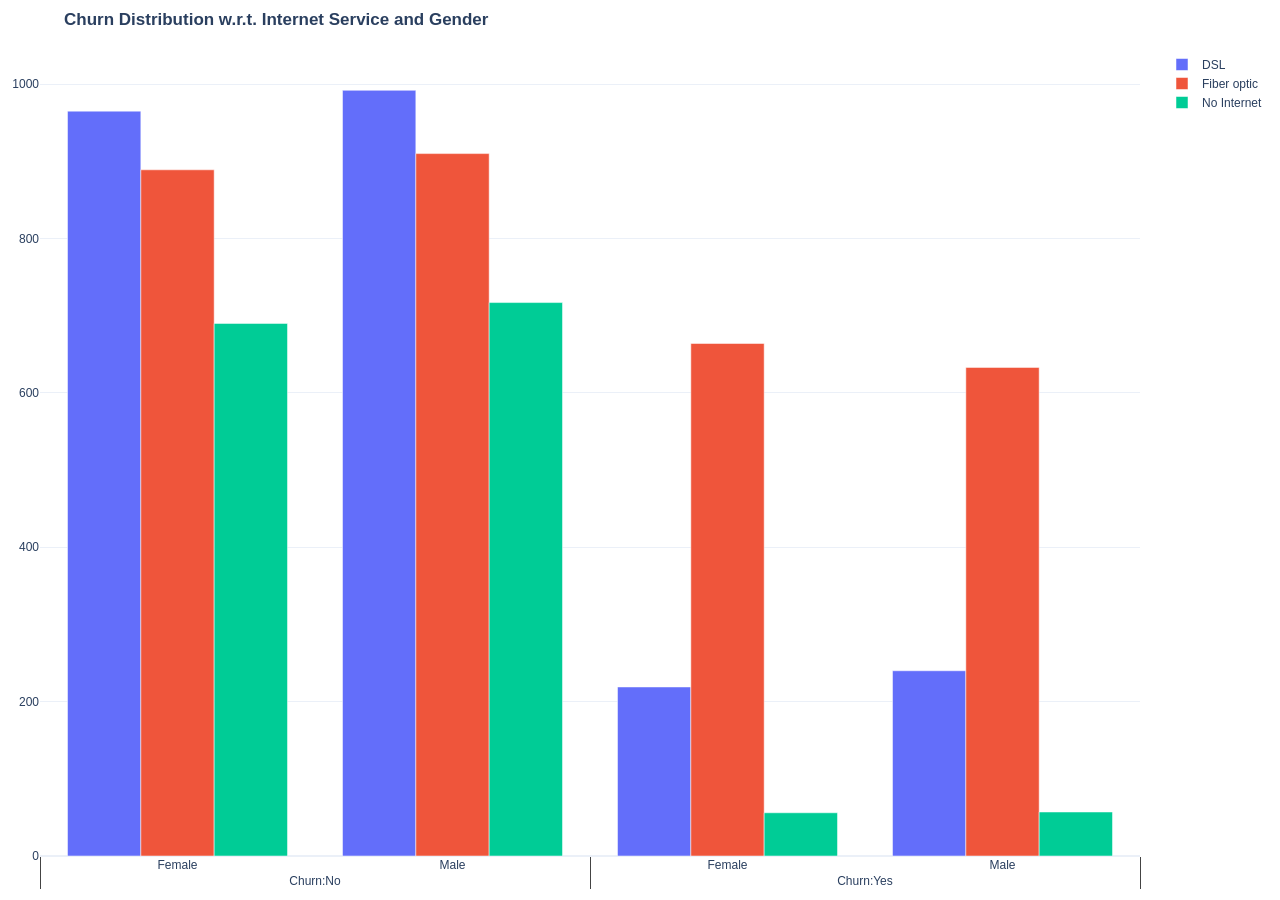
<file: website/assets/graphs/cell033_out01.html>
<!doctype html>
<html>
<head>
  <meta charset="utf-8" />
  <meta name="viewport" content="width=device-width, initial-scale=1" />
  <script src="https://cdn.plot.ly/plotly-2.35.2.min.js"></script>
  <style>
    html, body { margin: 0; width: 100%; height: 100%; overflow: hidden; background: #fff; }
    #plot { width: 100%; height: 100%; }
  </style>
</head>
<body>
  <div id="plot"></div>
  <script>
    const data = [{"name": "DSL", "type": "bar", "x": [["Churn:No", "Churn:No", "Churn:Yes", "Churn:Yes"], ["Female", "Male", "Female", "Male"]], "y": [965, 992, 219, 240]}, {"name": "Fiber optic", "type": "bar", "x": [["Churn:No", "Churn:No", "Churn:Yes", "Churn:Yes"], ["Female", "Male", "Female", "Male"]], "y": [889, 910, 664, 633]}, {"name": "No Internet", "type": "bar", "x": [["Churn:No", "Churn:No", "Churn:Yes", "Churn:Yes"], ["Female", "Male", "Female", "Male"]], "y": [690, 717, 56, 57]}];
    const layout = {"template": {"data": {"bar": [{"error_x": {"color": "#2a3f5f"}, "error_y": {"color": "#2a3f5f"}, "marker": {"line": {"color": "white", "width": 0.5}, "pattern": {"fillmode": "overlay", "size": 10, "solidity": 0.2}}, "type": "bar"}], "barpolar": [{"marker": {"line": {"color": "white", "width": 0.5}, "pattern": {"fillmode": "overlay", "size": 10, "solidity": 0.2}}, "type": "barpolar"}], "carpet": [{"aaxis": {"endlinecolor": "#2a3f5f", "gridcolor": "#C8D4E3", "linecolor": "#C8D4E3", "minorgridcolor": "#C8D4E3", "startlinecolor": "#2a3f5f"}, "baxis": {"endlinecolor": "#2a3f5f", "gridcolor": "#C8D4E3", "linecolor": "#C8D4E3", "minorgridcolor": "#C8D4E3", "startlinecolor": "#2a3f5f"}, "type": "carpet"}], "choropleth": [{"colorbar": {"outlinewidth": 0, "ticks": ""}, "type": "choropleth"}], "contour": [{"colorbar": {"outlinewidth": 0, "ticks": ""}, "colorscale": [[0, "#0d0887"], [0.1111111111111111, "#46039f"], [0.2222222222222222, "#7201a8"], [0.3333333333333333, "#9c179e"], [0.4444444444444444, "#bd3786"], [0.5555555555555556, "#d8576b"], [0.6666666666666666, "#ed7953"], [0.7777777777777778, "#fb9f3a"], [0.8888888888888888, "#fdca26"], [1, "#f0f921"]], "type": "contour"}], "contourcarpet": [{"colorbar": {"outlinewidth": 0, "ticks": ""}, "type": "contourcarpet"}], "heatmap": [{"colorbar": {"outlinewidth": 0, "ticks": ""}, "colorscale": [[0, "#0d0887"], [0.1111111111111111, "#46039f"], [0.2222222222222222, "#7201a8"], [0.3333333333333333, "#9c179e"], [0.4444444444444444, "#bd3786"], [0.5555555555555556, "#d8576b"], [0.6666666666666666, "#ed7953"], [0.7777777777777778, "#fb9f3a"], [0.8888888888888888, "#fdca26"], [1, "#f0f921"]], "type": "heatmap"}], "histogram": [{"marker": {"pattern": {"fillmode": "overlay", "size": 10, "solidity": 0.2}}, "type": "histogram"}], "histogram2d": [{"colorbar": {"outlinewidth": 0, "ticks": ""}, "colorscale": [[0, "#0d0887"], [0.1111111111111111, "#46039f"], [0.2222222222222222, "#7201a8"], [0.3333333333333333, "#9c179e"], [0.4444444444444444, "#bd3786"], [0.5555555555555556, "#d8576b"], [0.6666666666666666, "#ed7953"], [0.7777777777777778, "#fb9f3a"], [0.8888888888888888, "#fdca26"], [1, "#f0f921"]], "type": "histogram2d"}], "histogram2dcontour": [{"colorbar": {"outlinewidth": 0, "ticks": ""}, "colorscale": [[0, "#0d0887"], [0.1111111111111111, "#46039f"], [0.2222222222222222, "#7201a8"], [0.3333333333333333, "#9c179e"], [0.4444444444444444, "#bd3786"], [0.5555555555555556, "#d8576b"], [0.6666666666666666, "#ed7953"], [0.7777777777777778, "#fb9f3a"], [0.8888888888888888, "#fdca26"], [1, "#f0f921"]], "type": "histogram2dcontour"}], "mesh3d": [{"colorbar": {"outlinewidth": 0, "ticks": ""}, "type": "mesh3d"}], "parcoords": [{"line": {"colorbar": {"outlinewidth": 0, "ticks": ""}}, "type": "parcoords"}], "pie": [{"automargin": true, "type": "pie"}], "scatter": [{"fillpattern": {"fillmode": "overlay", "size": 10, "solidity": 0.2}, "type": "scatter"}], "scatter3d": [{"line": {"colorbar": {"outlinewidth": 0, "ticks": ""}}, "marker": {"colorbar": {"outlinewidth": 0, "ticks": ""}}, "type": "scatter3d"}], "scattercarpet": [{"marker": {"colorbar": {"outlinewidth": 0, "ticks": ""}}, "type": "scattercarpet"}], "scattergeo": [{"marker": {"colorbar": {"outlinewidth": 0, "ticks": ""}}, "type": "scattergeo"}], "scattergl": [{"marker": {"colorbar": {"outlinewidth": 0, "ticks": ""}}, "type": "scattergl"}], "scattermap": [{"marker": {"colorbar": {"outlinewidth": 0, "ticks": ""}}, "type": "scattermap"}], "scattermapbox": [{"marker": {"colorbar": {"outlinewidth": 0, "ticks": ""}}, "type": "scattermapbox"}], "scatterpolar": [{"marker": {"colorbar": {"outlinewidth": 0, "ticks": ""}}, "type": "scatterpolar"}], "scatterpolargl": [{"marker": {"colorbar": {"outlinewidth": 0, "ticks": ""}}, "type": "scatterpolargl"}], "scatterternary": [{"marker": {"colorbar": {"outlinewidth": 0, "ticks": ""}}, "type": "scatterternary"}], "surface": [{"colorbar": {"outlinewidth": 0, "ticks": ""}, "colorscale": [[0, "#0d0887"], [0.1111111111111111, "#46039f"], [0.2222222222222222, "#7201a8"], [0.3333333333333333, "#9c179e"], [0.4444444444444444, "#bd3786"], [0.5555555555555556, "#d8576b"], [0.6666666666666666, "#ed7953"], [0.7777777777777778, "#fb9f3a"], [0.8888888888888888, "#fdca26"], [1, "#f0f921"]], "type": "surface"}], "table": [{"cells": {"fill": {"color": "#EBF0F8"}, "line": {"color": "white"}}, "header": {"fill": {"color": "#C8D4E3"}, "line": {"color": "white"}}, "type": "table"}]}, "layout": {"annotationdefaults": {"arrowcolor": "#2a3f5f", "arrowhead": 0, "arrowwidth": 1}, "autotypenumbers": "strict", "coloraxis": {"colorbar": {"outlinewidth": 0, "ticks": ""}}, "colorscale": {"diverging": [[0, "#8e0152"], [0.1, "#c51b7d"], [0.2, "#de77ae"], [0.3, "#f1b6da"], [0.4, "#fde0ef"], [0.5, "#f7f7f7"], [0.6, "#e6f5d0"], [0.7, "#b8e186"], [0.8, "#7fbc41"], [0.9, "#4d9221"], [1, "#276419"]], "sequential": [[0, "#0d0887"], [0.1111111111111111, "#46039f"], [0.2222222222222222, "#7201a8"], [0.3333333333333333, "#9c179e"], [0.4444444444444444, "#bd3786"], [0.5555555555555556, "#d8576b"], [0.6666666666666666, "#ed7953"], [0.7777777777777778, "#fb9f3a"], [0.8888888888888888, "#fdca26"], [1, "#f0f921"]], "sequentialminus": [[0, "#0d0887"], [0.1111111111111111, "#46039f"], [0.2222222222222222, "#7201a8"], [0.3333333333333333, "#9c179e"], [0.4444444444444444, "#bd3786"], [0.5555555555555556, "#d8576b"], [0.6666666666666666, "#ed7953"], [0.7777777777777778, "#fb9f3a"], [0.8888888888888888, "#fdca26"], [1, "#f0f921"]]}, "colorway": ["#636efa", "#EF553B", "#00cc96", "#ab63fa", "#FFA15A", "#19d3f3", "#FF6692", "#B6E880", "#FF97FF", "#FECB52"], "font": {"color": "#2a3f5f"}, "geo": {"bgcolor": "white", "lakecolor": "white", "landcolor": "white", "showlakes": true, "showland": true, "subunitcolor": "#C8D4E3"}, "hoverlabel": {"align": "left"}, "hovermode": "closest", "mapbox": {"style": "light"}, "paper_bgcolor": "white", "plot_bgcolor": "white", "polar": {"angularaxis": {"gridcolor": "#EBF0F8", "linecolor": "#EBF0F8", "ticks": ""}, "bgcolor": "white", "radialaxis": {"gridcolor": "#EBF0F8", "linecolor": "#EBF0F8", "ticks": ""}}, "scene": {"xaxis": {"backgroundcolor": "white", "gridcolor": "#DFE8F3", "gridwidth": 2, "linecolor": "#EBF0F8", "showbackground": true, "ticks": "", "zerolinecolor": "#EBF0F8"}, "yaxis": {"backgroundcolor": "white", "gridcolor": "#DFE8F3", "gridwidth": 2, "linecolor": "#EBF0F8", "showbackground": true, "ticks": "", "zerolinecolor": "#EBF0F8"}, "zaxis": {"backgroundcolor": "white", "gridcolor": "#DFE8F3", "gridwidth": 2, "linecolor": "#EBF0F8", "showbackground": true, "ticks": "", "zerolinecolor": "#EBF0F8"}}, "shapedefaults": {"line": {"color": "#2a3f5f"}}, "ternary": {"aaxis": {"gridcolor": "#DFE8F3", "linecolor": "#A2B1C6", "ticks": ""}, "baxis": {"gridcolor": "#DFE8F3", "linecolor": "#A2B1C6", "ticks": ""}, "bgcolor": "white", "caxis": {"gridcolor": "#DFE8F3", "linecolor": "#A2B1C6", "ticks": ""}}, "title": {"x": 0.05}, "xaxis": {"automargin": true, "gridcolor": "#EBF0F8", "linecolor": "#EBF0F8", "ticks": "", "title": {"standoff": 15}, "zerolinecolor": "#EBF0F8", "zerolinewidth": 2}, "yaxis": {"automargin": true, "gridcolor": "#EBF0F8", "linecolor": "#EBF0F8", "ticks": "", "title": {"standoff": 15}, "zerolinecolor": "#EBF0F8", "zerolinewidth": 2}}}, "title": {"text": "<b>Churn Distribution w.r.t. Internet Service and Gender</b>"}, "autosize": true, "margin": {"l": 40, "r": 20, "t": 50, "b": 40}};
    const config = { responsive: true, displayModeBar: false };
    Plotly.newPlot('plot', data, layout, config).then(() => {
      window.addEventListener('resize', () => Plotly.Plots.resize('plot'));
    });
  </script>
</body>
</html>
</file>
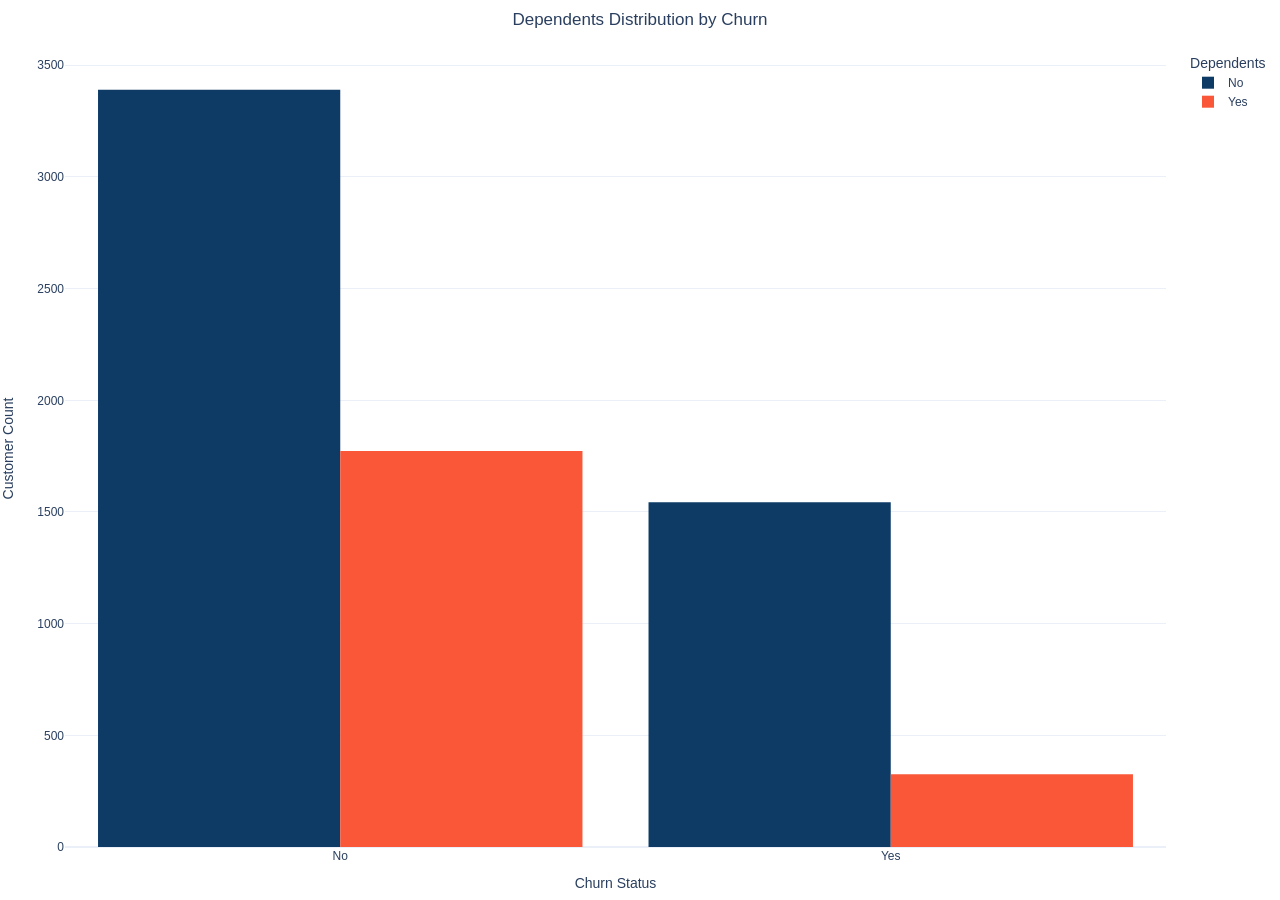
<file: website/assets/graphs/cell034_out01.html>
<!doctype html>
<html>
<head>
  <meta charset="utf-8" />
  <meta name="viewport" content="width=device-width, initial-scale=1" />
  <script src="https://cdn.plot.ly/plotly-2.35.2.min.js"></script>
  <style>
    html, body { margin: 0; width: 100%; height: 100%; overflow: hidden; background: #fff; }
    #plot { width: 100%; height: 100%; }
  </style>
</head>
<body>
  <div id="plot"></div>
  <script>
    const data = [{"alignmentgroup": "True", "bingroup": "x", "hovertemplate": "Dependents=No<br>Churn=%{x}<br>count=%{y}<extra></extra>", "legendgroup": "No", "marker": {"color": "#0D3B66", "pattern": {"shape": ""}}, "name": "No", "offsetgroup": "No", "orientation": "v", "showlegend": true, "type": "histogram", "x": ["No", "No", "Yes", "No", "Yes", "Yes", "No", "Yes", "No", "No", "Yes", "No", "No", "No", "Yes", "No", "Yes", "No", "No", "No", "No", "No", "No", "No", "Yes", "No", "Yes", "Yes", "No", "No", "No", "No", "Yes", "No", "No", "Yes", "No", "Yes", "Yes", "No", "No", "No", "No", "Yes", "No", "No", "No", "No", "No", "No", "No", "No", "Yes", "No", "No", "No", "No", "No", "No", "No", "No", "Yes", "Yes", "No", "Yes", "No", "No", "No", "Yes", "No", "No", "No", "Yes", "No", "No", "Yes", "No", "No", "No", "Yes", "No", "Yes", "No", "No", "No", "No", "No", "Yes", "Yes", "No", "No", "Yes", "Yes", "No", "No", "No", "No", "Yes", "Yes", "No", "No", "Yes", "No", "No", "No", "Yes", "No", "Yes", "No", "Yes", "No", "Yes", "No", "No", "Yes", "Yes", "No", "Yes", "No", "Yes", "Yes", "Yes", "No", "No", "No", "No", "Yes", "No", "No", "No", "No", "No", "No", "Yes", "Yes", "No", "Yes", "No", "No", "No", "No", "No", "Yes", "No", "Yes", "No", "No", "Yes", "No", "No", "No", "Yes", "No", "No", "Yes", "No", "No", "Yes", "No", "No", "No", "No", "No", "No", "No", "Yes", "Yes", "No", "No", "Yes", "No", "No", "Yes", "No", "Yes", "Yes", "No", "No", "No", "No", "No", "Yes", "No", "Yes", "No", "Yes", "No", "Yes", "Yes", "Yes", "No", "No", "No", "No", "No", "No", "No", "No", "Yes", "Yes", "Yes", "Yes", "No", "No", "No", "No", "No", "No", "Yes", "No", "Yes", "No", "No", "No", "No", "Yes", "No", "Yes", "No", "Yes", "No", "No", "No", "No", "Yes", "No", "No", "No", "Yes", "Yes", "Yes", "No", "No", "Yes", "No", "No", "No", "No", "Yes", "No", "No", "No", "No", "Yes", "Yes", "No", "No", "Yes", "No", "No", "No", "No", "Yes", "No", "No", "No", "Yes", "No", "No", "No", "Yes", "No", "No", "No", "Yes", "Yes", "No", "Yes", "Yes", "No", "No", "No", "No", "No", "No", "No", "No", "No", "Yes", "No", "No", "No", "No", "No", "No", "Yes", "Yes", "Yes", "No", "No", "No", "No", "No", "Yes", "No", "No", "No", "No", "No", "No", "No", "Yes", "No", "No", "No", "No", "No", "No", "No", "No", "Yes", "Yes", "No", "No", "No", "No", "No", "No", "No", "No", "Yes", "No", "No", "No", "No", "Yes", "No", "No", "Yes", "Yes", "Yes", "No", "No", "No", "No", "No", "Yes", "No", "No", "Yes", "No", "No", "Yes", "Yes", "No", "No", "Yes", "Yes", "No", "No", "Yes", "No", "No", "Yes", "No", "No", "Yes", "No", "No", "Yes", "Yes", "No", "No", "No", "Yes", "No", "No", "No", "No", "No", "Yes", "Yes", "No", "No", "No", "Yes", "No", "No", "No", "No", "No", "No", "No", "No", "Yes", "No", "No", "No", "Yes", "No", "No", "No", "No", "No", "Yes", "Yes", "No", "Yes", "No", "No", "No", "No", "No", "Yes", "No", "No", "No", "No", "No", "No", "No", "No", "No", "Yes", "No", "No", "No", "No", "No", "No", "No", "No", "No", "Yes", "No", "No", "No", "No", "Yes", "No", "No", "No", "No", "No", "Yes", "Yes", "No", "Yes", "Yes", "Yes", "No", "Yes", "Yes", "No", "Yes", "No", "No", "No", "Yes", "No", "No", "No", "Yes", "No", "Yes", "No", "Yes", "No", "Yes", "No", "No", "Yes", "No", "No", "No", "No", "No", "No", "No", "Yes", "No", "No", "No", "Yes", "No", "No", "No", "No", "No", "No", "No", "Yes", "No", "No", "No", "Yes", "No", "No", "No", "No", "No", "No", "No", "No", "Yes", "Yes", "No", "No", "Yes", "No", "Yes", "No", "No", "No", "No", "No", "No", "No", "No", "Yes", "No", "No", "No", "No", "No", "No", "No", "Yes", "No", "No", "No", "Yes", "Yes", "No", "No", "No", "No", "No", "No", "Yes", "Yes", "Yes", "Yes", "No", "Yes", "No", "Yes", "Yes", "Yes", "No", "No", "No", "No", "No", "No", "Yes", "No", "Yes", "No", "Yes", "No", "No", "Yes", "Yes", "Yes", "Yes", "No", "No", "No", "Yes", "Yes", "No", "No", "No", "No", "No", "Yes", "Yes", "Yes", "Yes", "No", "No", "Yes", "No", "No", "Yes", "No", "No", "No", "No", "No", "No", "Yes", "No", "No", "Yes", "Yes", "Yes", "Yes", "No", "No", "Yes", "No", "Yes", "No", "Yes", "No", "No", "Yes", "No", "Yes", "No", "No", "No", "No", "No", "Yes", "No", "No", "No", "No", "Yes", "No", "No", "Yes", "Yes", "No", "Yes", "No", "No", "No", "Yes", "No", "No", "Yes", "No", "No", "No", "No", "No", "No", "No", "No", "No", "Yes", "Yes", "No", "No", "No", "Yes", "No", "No", "Yes", "No", "No", "No", "No", "Yes", "Yes", "Yes", "No", "No", "No", "No", "Yes", "No", "No", "No", "No", "No", "No", "Yes", "Yes", "Yes", "No", "Yes", "Yes", "No", "No", "Yes", "Yes", "Yes", "No", "Yes", "No", "No", "Yes", "Yes", "No", "No", "No", "No", "No", "Yes", "Yes", "Yes", "No", "No", "Yes", "Yes", "No", "No", "No", "Yes", "Yes", "No", "No", "No", "No", "No", "No", "No", "No", "No", "No", "No", "No", "No", "Yes", "No", "Yes", "No", "No", "No", "No", "No", "Yes", "Yes", "No", "No", "No", "No", "Yes", "Yes", "No", "Yes", "Yes", "No", "Yes", "Yes", "Yes", "No", "No", "No", "No", "Yes", "No", "No", "Yes", "No", "Yes", "Yes", "No", "Yes", "No", "Yes", "No", "No", "No", "Yes", "Yes", "Yes", "No", "Yes", "No", "No", "No", "No", "No", "No", "No", "No", "No", "No", "No", "No", "No", "Yes", "No", "Yes", "No", "No", "No", "No", "No", "No", "Yes", "No", "Yes", "Yes", "No", "No", "Yes", "Yes", "No", "No", "No", "Yes", "No", "No", "No", "Yes", "No", "No", "No", "No", "No", "No", "No", "No", "Yes", "No", "No", "Yes", "No", "No", "No", "No", "No", "Yes", "Yes", "No", "No", "Yes", "No", "Yes", "No", "No", "Yes", "No", "No", "Yes", "No", "No", "No", "No", "No", "Yes", "No", "No", "No", "No", "No", "No", "No", "No", "No", "Yes", "No", "Yes", "No", "Yes", "No", "No", "Yes", "No", "Yes", "No", "No", "Yes", "Yes", "No", "No", "No", "No", "No", "No", "Yes", "No", "Yes", "No", "No", "No", "Yes", "Yes", "No", "Yes", "Yes", "No", "Yes", "No", "Yes", "No", "Yes", "No", "No", "Yes", "No", "No", "No", "Yes", "No", "No", "Yes", "No", "No", "No", "No", "No", "No", "No", "No", "No", "Yes", "No", "No", "No", "No", "Yes", "No", "Yes", "No", "No", "Yes", "No", "Yes", "No", "Yes", "No", "Yes", "Yes", "Yes", "No", "Yes", "No", "No", "No", "No", "No", "Yes", "Yes", "No", "No", "No", "No", "No", "No", "Yes", "Yes", "No", "No", "Yes", "Yes", "No", "No", "No", "No", "Yes", "No", "No", "Yes", "No", "No", "No", "No", "Yes", "Yes", "Yes", "Yes", "No", "Yes", "Yes", "No", "No", "No", "No", "Yes", "No", "Yes", "No", "No", "Yes", "Yes", "No", "No", "Yes", "No", "No", "Yes", "Yes", "No", "No", "Yes", "No", "No", "Yes", "No", "Yes", "No", "Yes", "No", "No", "No", "No", "Yes", "Yes", "No", "No", "No", "Yes", "No", "No", "No", "No", "Yes", "No", "Yes", "No", "No", "Yes", "No", "No", "No", "No", "No", "No", "No", "No", "No", "Yes", "No", "Yes", "No", "Yes", "No", "No", "Yes", "No", "No", "No", "Yes", "No", "No", "Yes", "No", "No", "Yes", "No", "No", "No", "No", "Yes", "Yes", "No", "No", "No", "No", "Yes", "No", "No", "Yes", "No", "No", "No", "No", "No", "No", "Yes", "No", "No", "Yes", "No", "Yes", "No", "No", "No", "No", "Yes", "No", "No", "Yes", "No", "No", "No", "No", "No", "No", "Yes", "No", "Yes", "No", "No", "Yes", "No", "No", "No", "Yes", "Yes", "No", "No", "No", "Yes", "Yes", "No", "Yes", "No", "Yes", "No", "Yes", "No", "No", "No", "Yes", "Yes", "No", "Yes", "Yes", "No", "No", "No", "No", "No", "No", "No", "Yes", "No", "No", "No", "Yes", "No", "Yes", "Yes", "No", "Yes", "No", "No", "No", "No", "No", "No", "No", "Yes", "No", "Yes", "No", "No", "Yes", "Yes", "No", "No", "No", "No", "No", "Yes", "Yes", "No", "No", "No", "No", "Yes", "No", "No", "No", "Yes", "Yes", "No", "Yes", "Yes", "No", "No", "No", "No", "No", "No", "Yes", "Yes", "Yes", "No", "No", "No", "No", "No", "Yes", "Yes", "No", "No", "No", "No", "No", "No", "No", "Yes", "Yes", "No", "No", "Yes", "No", "No", "No", "No", "Yes", "No", "No", "No", "No", "No", "No", "No", "No", "No", "No", "No", "Yes", "No", "No", "No", "No", "No", "No", "No", "Yes", "Yes", "No", "Yes", "Yes", "No", "No", "Yes", "No", "Yes", "No", "No", "No", "No", "No", "No", "Yes", "No", "No", "No", "No", "No", "No", "No", "No", "No", "No", "No", "No", "No", "Yes", "Yes", "Yes", "No", "No", "No", "No", "No", "No", "Yes", "Yes", "No", "No", "No", "Yes", "No", "Yes", "No", "No", "No", "Yes", "No", "No", "No", "Yes", "Yes", "Yes", "No", "No", "No", "No", "No", "No", "No", "Yes", "Yes", "No", "No", "No", "No", "No", "Yes", "No", "Yes", "No", "Yes", "Yes", "No", "No", "No", "No", "No", "No", "No", "No", "Yes", "No", "Yes", "Yes", "Yes", "Yes", "Yes", "No", "Yes", "Yes", "Yes", "No", "No", "No", "No", "Yes", "No", "No", "No", "No", "No", "No", "No", "Yes", "Yes", "No", "Yes", "No", "Yes", "No", "No", "Yes", "No", "No", "No", "Yes", "Yes", "No", "No", "No", "Yes", "No", "No", "No", "No", "No", "No", "No", "Yes", "No", "No", "Yes", "No", "No", "No", "No", "No", "Yes", "No", "No", "No", "No", "No", "No", "No", "No", "Yes", "Yes", "No", "Yes", "No", "No", "No", "No", "No", "No", "No", "Yes", "No", "Yes", "No", "No", "Yes", "No", "Yes", "No", "Yes", "No", "No", "No", "Yes", "No", "Yes", "Yes", "No", "No", "Yes", "Yes", "Yes", "No", "No", "No", "Yes", "Yes", "Yes", "Yes", "Yes", "Yes", "Yes", "No", "Yes", "Yes", "No", "No", "Yes", "No", "No", "No", "No", "Yes", "Yes", "Yes", "No", "No", "Yes", "No", "No", "No", "No", "No", "No", "No", "Yes", "No", "No", "No", "Yes", "Yes", "No", "No", "Yes", "No", "No", "No", "No", "No", "Yes", "Yes", "No", "Yes", "No", "No", "Yes", "No", "Yes", "Yes", "Yes", "No", "No", "No", "No", "Yes", "Yes", "No", "No", "No", "No", "Yes", "No", "Yes", "Yes", "No", "No", "No", "No", "No", "No", "No", "Yes", "No", "No", "No", "Yes", "No", "Yes", "Yes", "Yes", "Yes", "No", "No", "No", "No", "No", "No", "No", "No", "No", "No", "No", "No", "No", "Yes", "Yes", "No", "No", "Yes", "No", "Yes", "No", "No", "Yes", "Yes", "No", "No", "No", "No", "No", "No", "Yes", "No", "No", "No", "No", "No", "Yes", "No", "No", "No", "Yes", "No", "Yes", "No", "No", "No", "No", "Yes", "No", "Yes", "Yes", "Yes", "No", "No", "No", "No", "Yes", "No", "No", "No", "No", "Yes", "Yes", "No", "No", "No", "Yes", "No", "No", "No", "No", "Yes", "No", "No", "No", "No", "No", "No", "No", "No", "No", "No", "Yes", "No", "Yes", "Yes", "No", "Yes", "No", "No", "No", "Yes", "Yes", "No", "No", "No", "Yes", "No", "No", "No", "Yes", "Yes", "Yes", "No", "Yes", "No", "Yes", "Yes", "No", "Yes", "Yes", "No", "Yes", "No", "No", "Yes", "No", "No", "No", "No", "No", "No", "No", "Yes", "Yes", "No", "No", "No", "No", "No", "No", "No", "No", "Yes", "Yes", "Yes", "No", "No", "No", "No", "No", "No", "No", "No", "No", "No", "No", "No", "No", "No", "No", "Yes", "Yes", "No", "No", "No", "No", "No", "No", "No", "Yes", "Yes", "No", "No", "No", "No", "No", "No", "No", "No", "No", "No", "Yes", "No", "No", "Yes", "Yes", "No", "Yes", "No", "No", "No", "No", "No", "No", "No", "No", "Yes", "No", "No", "Yes", "No", "No", "Yes", "No", "No", "No", "No", "Yes", "No", "Yes", "Yes", "Yes", "No", "Yes", "Yes", "No", "No", "Yes", "No", "No", "No", "No", "No", "Yes", "Yes", "Yes", "No", "No", "Yes", "No", "No", "No", "No", "No", "No", "Yes", "No", "No", "Yes", "No", "Yes", "No", "Yes", "No", "Yes", "No", "No", "No", "No", "No", "Yes", "No", "No", "No", "No", "Yes", "No", "No", "Yes", "No", "Yes", "Yes", "No", "No", "Yes", "Yes", "Yes", "Yes", "Yes", "No", "No", "No", "No", "No", "Yes", "No", "No", "Yes", "No", "No", "No", "No", "No", "No", "No", "No", "No", "No", "No", "No", "No", "No", "Yes", "Yes", "Yes", "Yes", "No", "Yes", "No", "Yes", "Yes", "No", "Yes", "No", "No", "No", "No", "No", "No", "Yes", "No", "No", "No", "No", "No", "No", "No", "No", "No", "No", "No", "No", "Yes", "Yes", "Yes", "Yes", "No", "Yes", "Yes", "No", "No", "No", "No", "No", "No", "Yes", "No", "Yes", "No", "No", "Yes", "No", "No", "Yes", "Yes", "No", "No", "Yes", "Yes", "Yes", "No", "No", "No", "No", "No", "No", "Yes", "No", "Yes", "No", "No", "No", "No", "Yes", "No", "No", "No", "Yes", "No", "No", "Yes", "No", "No", "Yes", "No", "Yes", "No", "Yes", "Yes", "No", "No", "Yes", "No", "Yes", "No", "No", "No", "No", "No", "No", "No", "No", "No", "No", "No", "Yes", "No", "Yes", "Yes", "Yes", "No", "No", "No", "No", "No", "No", "No", "No", "Yes", "Yes", "No", "No", "Yes", "No", "Yes", "No", "No", "No", "No", "No", "No", "No", "No", "Yes", "Yes", "No", "No", "No", "Yes", "No", "Yes", "No", "Yes", "No", "No", "Yes", "No", "No", "No", "Yes", "No", "No", "No", "No", "Yes", "No", "No", "Yes", "Yes", "No", "No", "Yes", "Yes", "No", "No", "No", "No", "Yes", "No", "No", "No", "No", "Yes", "No", "Yes", "Yes", "Yes", "No", "Yes", "No", "No", "No", "Yes", "No", "Yes", "No", "No", "No", "No", "Yes", "No", "No", "No", "No", "No", "No", "Yes", "No", "Yes", "No", "No", "No", "No", "Yes", "No", "No", "No", "Yes", "No", "No", "No", "No", "No", "No", "No", "No", "No", "No", "No", "Yes", "Yes", "No", "No", "No", "No", "No", "Yes", "No", "Yes", "Yes", "No", "Yes", "No", "No", "Yes", "No", "No", "No", "No", "No", "Yes", "Yes", "No", "Yes", "Yes", "No", "No", "No", "No", "No", "No", "Yes", "No", "Yes", "Yes", "No", "Yes", "No", "No", "No", "No", "No", "No", "No", "Yes", "Yes", "No", "Yes", "No", "No", "No", "No", "No", "No", "Yes", "Yes", "No", "No", "No", "No", "No", "Yes", "No", "No", "No", "Yes", "Yes", "No", "No", "No", "Yes", "No", "No", "Yes", "No", "No", "No", "Yes", "Yes", "No", "No", "No", "No", "No", "No", "No", "No", "No", "Yes", "No", "No", "No", "No", "No", "Yes", "No", "Yes", "No", "No", "No", "Yes", "Yes", "No", "No", "No", "No", "Yes", "No", "No", "No", "Yes", "No", "Yes", "Yes", "Yes", "No", "No", "Yes", "No", "No", "No", "No", "No", "Yes", "Yes", "Yes", "Yes", "No", "No", "Yes", "No", "Yes", "Yes", "No", "No", "Yes", "No", "No", "No", "No", "No", "Yes", "No", "No", "No", "No", "No", "Yes", "No", "Yes", "Yes", "No", "Yes", "No", "No", "Yes", "No", "Yes", "No", "Yes", "No", "Yes", "No", "No", "No", "Yes", "No", "No", "No", "Yes", "Yes", "No", "No", "No", "No", "No", "No", "No", "No", "No", "Yes", "No", "No", "Yes", "No", "Yes", "No", "No", "Yes", "No", "No", "No", "No", "No", "Yes", "Yes", "Yes", "Yes", "No", "Yes", "Yes", "No", "Yes", "No", "No", "No", "No", "No", "No", "No", "No", "Yes", "Yes", "No", "No", "No", "No", "No", "No", "No", "No", "No", "No", "No", "No", "Yes", "No", "Yes", "No", "No", "No", "No", "Yes", "No", "Yes", "Yes", "No", "No", "Yes", "No", "No", "No", "No", "Yes", "No", "No", "No", "No", "No", "No", "Yes", "No", "No", "No", "No", "No", "No", "No", "No", "No", "No", "Yes", "No", "No", "Yes", "No", "No", "No", "No", "No", "Yes", "Yes", "No", "No", "Yes", "No", "Yes", "No", "Yes", "No", "No", "No", "No", "Yes", "No", "No", "Yes", "Yes", "Yes", "No", "No", "Yes", "No", "No", "No", "No", "No", "Yes", "No", "No", "No", "No", "No", "No", "No", "Yes", "Yes", "Yes", "No", "No", "No", "No", "Yes", "No", "No", "No", "No", "No", "No", "No", "Yes", "Yes", "No", "No", "Yes", "No", "Yes", "Yes", "No", "No", "No", "Yes", "Yes", "Yes", "No", "No", "Yes", "Yes", "No", "No", "No", "Yes", "No", "No", "No", "Yes", "Yes", "Yes", "Yes", "No", "No", "No", "No", "No", "Yes", "No", "Yes", "No", "Yes", "No", "No", "No", "No", "No", "No", "Yes", "Yes", "No", "No", "No", "Yes", "No", "Yes", "Yes", "No", "No", "No", "No", "No", "No", "No", "No", "No", "No", "No", "No", "No", "Yes", "No", "No", "No", "Yes", "No", "Yes", "Yes", "No", "No", "No", "No", "No", "Yes", "Yes", "No", "Yes", "Yes", "No", "No", "No", "No", "No", "No", "Yes", "Yes", "No", "No", "No", "No", "No", "No", "No", "No", "No", "No", "Yes", "No", "No", "Yes", "No", "Yes", "No", "No", "No", "Yes", "No", "No", "No", "Yes", "No", "No", "No", "Yes", "No", "No", "No", "No", "No", "Yes", "No", "No", "No", "No", "No", "No", "Yes", "No", "No", "Yes", "Yes", "No", "No", "No", "No", "No", "No", "No", "No", "No", "No", "No", "No", "Yes", "Yes", "No", "No", "No", "No", "Yes", "Yes", "Yes", "Yes", "Yes", "No", "No", "No", "Yes", "No", "No", "Yes", "No", "No", "Yes", "No", "No", "No", "No", "Yes", "No", "No", "Yes", "No", "No", "No", "Yes", "Yes", "No", "No", "Yes", "No", "No", "No", "No", "No", "No", "Yes", "No", "No", "No", "No", "Yes", "Yes", "No", "No", "Yes", "Yes", "Yes", "No", "Yes", "Yes", "No", "No", "No", "Yes", "No", "No", "No", "Yes", "No", "Yes", "No", "No", "No", "No", "No", "Yes", "No", "No", "No", "No", "No", "Yes", "Yes", "No", "No", "No", "No", "Yes", "Yes", "No", "Yes", "No", "No", "No", "No", "No", "No", "No", "No", "Yes", "No", "No", "No", "No", "No", "No", "No", "No", "Yes", "No", "No", "No", "No", "No", "Yes", "Yes", "Yes", "Yes", "No", "No", "No", "Yes", "Yes", "Yes", "Yes", "No", "No", "No", "Yes", "No", "Yes", "Yes", "No", "No", "Yes", "No", "No", "Yes", "No", "No", "No", "No", "Yes", "No", "Yes", "No", "No", "No", "No", "Yes", "Yes", "Yes", "Yes", "No", "No", "Yes", "No", "No", "No", "No", "Yes", "No", "No", "No", "No", "Yes", "Yes", "No", "Yes", "No", "No", "No", "No", "No", "Yes", "Yes", "No", "No", "Yes", "No", "No", "No", "Yes", "No", "No", "Yes", "No", "No", "No", "Yes", "Yes", "Yes", "Yes", "No", "No", "No", "No", "Yes", "Yes", "No", "Yes", "No", "Yes", "No", "Yes", "No", "No", "No", "Yes", "No", "No", "Yes", "Yes", "No", "Yes", "No", "Yes", "No", "Yes", "No", "No", "No", "No", "Yes", "No", "No", "No", "No", "Yes", "No", "No", "No", "No", "Yes", "Yes", "Yes", "No", "No", "No", "Yes", "No", "No", "Yes", "No", "Yes", "Yes", "Yes", "No", "No", "Yes", "No", "No", "No", "No", "No", "No", "No", "No", "No", "Yes", "No", "No", "No", "Yes", "No", "No", "Yes", "No", "No", "No", "No", "No", "No", "Yes", "Yes", "No", "Yes", "No", "No", "No", "No", "No", "No", "No", "No", "No", "Yes", "Yes", "No", "No", "No", "Yes", "Yes", "No", "No", "No", "Yes", "Yes", "No", "No", "No", "Yes", "No", "No", "Yes", "No", "No", "Yes", "No", "No", "No", "No", "No", "No", "Yes", "No", "Yes", "Yes", "No", "Yes", "No", "No", "Yes", "No", "No", "Yes", "No", "Yes", "No", "No", "No", "Yes", "No", "No", "No", "No", "Yes", "No", "No", "Yes", "Yes", "No", "No", "Yes", "No", "Yes", "No", "No", "Yes", "No", "No", "Yes", "No", "Yes", "No", "No", "Yes", "No", "No", "No", "Yes", "No", "No", "No", "Yes", "No", "No", "No", "No", "No", "Yes", "No", "No", "No", "No", "Yes", "Yes", "No", "No", "No", "No", "No", "No", "No", "No", "No", "Yes", "No", "No", "No", "No", "No", "Yes", "No", "No", "No", "Yes", "No", "Yes", "Yes", "No", "Yes", "No", "No", "No", "No", "No", "Yes", "No", "No", "No", "Yes", "Yes", "Yes", "Yes", "No", "No", "No", "Yes", "Yes", "No", "No", "No", "No", "No", "No", "Yes", "No", "No", "No", "No", "Yes", "No", "Yes", "No", "No", "No", "No", "No", "No", "No", "No", "Yes", "No", "No", "No", "Yes", "No", "Yes", "Yes", "No", "No", "No", "Yes", "No", "Yes", "No", "No", "Yes", "No", "No", "Yes", "No", "No", "Yes", "No", "No", "No", "No", "Yes", "No", "No", "No", "No", "No", "No", "No", "No", "No", "No", "No", "Yes", "No", "Yes", "No", "No", "Yes", "No", "Yes", "No", "Yes", "Yes", "No", "Yes", "Yes", "No", "No", "No", "No", "No", "Yes", "No", "No", "No", "No", "No", "Yes", "Yes", "Yes", "Yes", "No", "No", "No", "No", "No", "No", "No", "No", "No", "No", "Yes", "No", "Yes", "No", "Yes", "No", "No", "No", "No", "Yes", "Yes", "No", "No", "No", "No", "Yes", "Yes", "No", "No", "Yes", "Yes", "No", "Yes", "No", "No", "Yes", "Yes", "No", "Yes", "No", "Yes", "Yes", "No", "No", "Yes", "No", "No", "No", "No", "No", "No", "Yes", "No", "Yes", "Yes", "No", "No", "No", "No", "No", "No", "No", "No", "No", "No", "Yes", "No", "No", "No", "Yes", "No", "Yes", "Yes", "No", "No", "No", "No", "No", "No", "Yes", "No", "No", "Yes", "No", "No", "Yes", "No", "No", "No", "No", "No", "No", "No", "No", "Yes", "No", "Yes", "No", "No", "No", "Yes", "Yes", "No", "No", "Yes", "No", "No", "No", "No", "No", "No", "No", "No", "No", "No", "No", "No", "Yes", "Yes", "No", "No", "No", "No", "No", "No", "Yes", "No", "No", "Yes", "No", "No", "No", "No", "Yes", "No", "Yes", "No", "No", "Yes", "No", "No", "No", "No", "No", "No", "Yes", "No", "No", "Yes", "No", "No", "No", "No", "No", "No", "No", "No", "No", "No", "No", "No", "No", "Yes", "No", "Yes", "No", "Yes", "No", "Yes", "No", "Yes", "No", "No", "Yes", "No", "Yes", "No", "Yes", "No", "No", "Yes", "Yes", "Yes", "No", "Yes", "No", "Yes", "No", "No", "Yes", "No", "No", "No", "Yes", "No", "No", "Yes", "No", "Yes", "No", "No", "No", "No", "Yes", "No", "No", "No", "Yes", "No", "No", "Yes", "Yes", "No", "No", "No", "No", "Yes", "No", "No", "No", "No", "Yes", "Yes", "No", "No", "No", "No", "Yes", "No", "No", "Yes", "No", "No", "No", "Yes", "No", "No", "Yes", "No", "Yes", "No", "Yes", "No", "Yes", "No", "Yes", "No", "No", "No", "Yes", "No", "Yes", "No", "Yes", "Yes", "No", "No", "No", "No", "Yes", "No", "No", "No", "No", "No", "No", "No", "No", "No", "No", "No", "No", "Yes", "No", "No", "No", "No", "No", "No", "Yes", "No", "No", "No", "No", "No", "No", "No", "Yes", "No", "Yes", "No", "No", "No", "No", "Yes", "No", "No", "No", "No", "Yes", "No", "No", "No", "No", "No", "No", "Yes", "No", "No", "Yes", "No", "No", "No", "No", "Yes", "No", "No", "No", "Yes", "No", "No", "No", "No", "Yes", "Yes", "Yes", "No", "No", "No", "Yes", "Yes", "Yes", "Yes", "No", "No", "Yes", "Yes", "No", "Yes", "No", "No", "Yes", "No", "No", "No", "Yes", "No", "No", "No", "Yes", "No", "No", "No", "No", "Yes", "No", "No", "Yes", "No", "No", "No", "No", "No", "No", "Yes", "No", "Yes", "No", "Yes", "Yes", "No", "No", "No", "No", "No", "No", "No", "Yes", "No", "Yes", "No", "No", "No", "No", "No", "Yes", "No", "No", "Yes", "No", "Yes", "No", "No", "No", "No", "Yes", "No", "Yes", "No", "Yes", "No", "No", "Yes", "Yes", "No", "Yes", "No", "No", "No", "No", "No", "No", "Yes", "No", "No", "No", "Yes", "No", "No", "Yes", "No", "No", "Yes", "No", "No", "Yes", "No", "No", "No", "No", "No", "No", "Yes", "Yes", "Yes", "Yes", "Yes", "No", "No", "No", "No", "Yes", "No", "No", "Yes", "No", "No", "No", "No", "No", "No", "No", "No", "No", "Yes", "No", "No", "Yes", "No", "Yes", "Yes", "No", "No", "Yes", "No", "No", "No", "No", "No", "No", "Yes", "No", "No", "No", "Yes", "No", "No", "No", "Yes", "Yes", "Yes", "No", "No", "No", "No", "No", "No", "Yes", "No", "No", "No", "No", "No", "Yes", "No", "No", "No", "Yes", "Yes", "Yes", "No", "Yes", "No", "No", "Yes", "No", "Yes", "No", "Yes", "No", "No", "No", "No", "Yes", "No", "No", "No", "No", "No", "No", "No", "No", "No", "No", "No", "No", "Yes", "No", "Yes", "Yes", "No", "Yes", "Yes", "No", "No", "No", "Yes", "Yes", "No", "No", "Yes", "No", "No", "Yes", "Yes", "Yes", "No", "No", "No", "No", "No", "Yes", "No", "Yes", "No", "Yes", "Yes", "Yes", "No", "No", "No", "No", "Yes", "No", "Yes", "Yes", "No", "Yes", "No", "No", "Yes", "No", "Yes", "Yes", "No", "No", "No", "No", "No", "No", "No", "No", "No", "Yes", "No", "No", "No", "Yes", "No", "Yes", "No", "No", "No", "No", "No", "Yes", "Yes", "No", "Yes", "No", "Yes", "No", "No", "No", "No", "No", "Yes", "Yes", "No", "No", "No", "No", "No", "Yes", "No", "Yes", "Yes", "Yes", "No", "No", "No", "Yes", "No", "No", "No", "No", "No", "Yes", "No", "Yes", "Yes", "No", "No", "No", "No", "Yes", "Yes", "No", "No", "No", "Yes", "No", "No", "No", "No", "Yes", "Yes", "No", "No", "Yes", "No", "No", "No", "No", "Yes", "Yes", "No", "Yes", "No", "No", "Yes", "Yes", "Yes", "Yes", "No", "No", "No", "No", "No", "No", "No", "No", "No", "No", "No", "No", "No", "No", "No", "No", "No", "No", "No", "No", "Yes", "No", "No", "Yes", "No", "No", "No", "Yes", "No", "Yes", "No", "Yes", "No", "No", "No", "Yes", "No", "No", "No", "No", "No", "No", "No", "Yes", "No", "No", "No", "No", "No", "Yes", "No", "Yes", "Yes", "No", "Yes", "Yes", "No", "No", "No", "No", "No", "No", "No", "No", "Yes", "Yes", "Yes", "No", "No", "No", "No", "No", "No", "No", "Yes", "No", "No", "Yes", "Yes", "No", "No", "Yes", "No", "No", "No", "Yes", "Yes", "No", "No", "No", "No", "No", "No", "No", "No", "No", "Yes", "No", "Yes", "Yes", "Yes", "Yes", "No", "Yes", "No", "Yes", "No", "No", "No", "No", "No", "No", "No", "Yes", "No", "No", "No", "No", "No", "Yes", "Yes", "No", "No", "Yes", "Yes", "No", "No", "No", "No", "No", "Yes", "Yes", "No", "No", "No", "No", "No", "No", "Yes", "Yes", "No", "Yes", "No", "No", "Yes", "No", "No", "No", "No", "No", "No", "Yes", "Yes", "Yes", "No", "Yes", "No", "No", "Yes", "Yes", "No", "No", "No", "Yes", "Yes", "Yes", "No", "Yes", "No", "No", "No", "Yes", "No", "Yes", "No", "Yes", "Yes", "No", "No", "No", "No", "No", "No", "Yes", "No", "Yes", "No", "No", "Yes", "No", "No", "No", "No", "No", "Yes", "No", "No", "No", "No", "Yes", "Yes", "No", "Yes", "No", "Yes", "Yes", "Yes", "Yes", "No", "No", "Yes", "No", "Yes", "No", "No", "Yes", "No", "Yes", "Yes", "No", "No", "No", "No", "No", "No", "Yes", "No", "No", "No", "No", "Yes", "No", "No", "No", "Yes", "Yes", "No", "No", "No", "No", "No", "Yes", "Yes", "Yes", "Yes", "Yes", "No", "Yes", "Yes", "No", "No", "No", "No", "No", "No", "No", "Yes", "No", "No", "No", "Yes", "No", "No", "No", "No", "No", "No", "No", "Yes", "No", "Yes", "Yes", "No", "No", "Yes", "No", "No", "Yes", "No", "Yes", "No", "No", "Yes", "No", "Yes", "No", "No", "No", "No", "No", "No", "No", "Yes", "No", "No", "No", "Yes", "No", "No", "Yes", "No", "Yes", "No", "No", "No", "Yes", "Yes", "Yes", "No", "No", "Yes", "Yes", "Yes", "No", "No", "No", "No", "Yes", "Yes", "No", "Yes", "No", "Yes", "Yes", "Yes", "No", "No", "Yes", "No", "No", "No", "No", "Yes", "Yes", "No", "No", "No", "No", "Yes", "Yes", "Yes", "No", "No", "No", "Yes", "Yes", "No", "Yes", "No", "Yes", "Yes", "No", "No", "No", "Yes", "No", "Yes", "No", "No", "No", "No", "No", "No", "No", "Yes", "Yes", "No", "No", "No", "No", "No", "No", "No", "No", "No", "No", "Yes", "Yes", "No", "No", "Yes", "Yes", "Yes", "No", "No", "No", "No", "No", "No", "No", "Yes", "Yes", "No", "No", "No", "No", "No", "Yes", "No", "No", "No", "Yes", "No", "No", "Yes", "No", "Yes", "No", "No", "Yes", "No", "Yes", "Yes", "No", "No", "No", "No", "Yes", "No", "Yes", "No", "No", "No", "Yes", "No", "No", "No", "Yes", "No", "No", "No", "No", "No", "No", "Yes", "No", "No", "No", "No", "Yes", "No", "No", "No", "No", "No", "No", "No", "No", "No", "No", "Yes", "No", "Yes", "Yes", "No", "No", "Yes", "No", "No", "No", "Yes", "No", "No", "No", "No", "Yes", "Yes", "No", "No", "No", "Yes", "No", "No", "No", "No", "No", "No", "Yes", "No", "No", "No", "No", "No", "No", "Yes", "Yes", "Yes", "No", "No", "No", "No", "No", "Yes", "No", "No", "No", "Yes", "No", "No", "No", "Yes", "No", "Yes", "No", "No", "No", "No", "No", "No", "Yes", "No", "No", "Yes", "No", "No", "No", "No", "No", "Yes", "No", "Yes", "No", "Yes", "Yes", "No", "No", "Yes", "No", "No", "Yes", "No", "No", "Yes", "No", "Yes", "No", "No", "No", "No", "No", "No", "Yes", "No", "Yes", "No", "No", "No", "Yes", "No", "No", "No", "No", "No", "No", "No", "No", "No", "No", "No", "No", "No", "Yes", "Yes", "Yes", "Yes", "No", "Yes", "No", "No", "Yes", "Yes", "Yes", "Yes", "No", "No", "No", "No", "No", "Yes", "Yes", "No", "No", "No", "No", "Yes", "Yes", "Yes", "No", "No", "Yes", "No", "No", "No", "No", "No", "No", "No", "No", "Yes", "No", "No", "Yes", "Yes", "No", "Yes", "No", "No", "No", "No", "No", "Yes", "No", "No", "Yes", "No", "No", "No", "Yes", "No", "No", "No", "No", "No", "Yes", "No", "Yes", "No", "Yes", "Yes", "Yes", "No", "Yes", "No", "No", "Yes", "Yes", "No", "No", "Yes", "No", "No", "Yes", "No", "No", "No", "No", "No", "No", "No", "No", "No", "Yes", "No", "Yes", "No", "Yes", "No", "No", "No", "No", "Yes", "No", "Yes", "No", "Yes", "No", "Yes", "Yes", "Yes", "No", "No", "No", "No", "No", "Yes", "No", "No", "No", "No", "Yes", "Yes", "No", "No", "No", "No", "No", "No", "No", "No", "No", "No", "No", "No", "No", "No", "Yes", "Yes", "No", "No", "No", "No", "Yes", "No", "No", "No", "Yes", "No", "No", "Yes", "Yes", "No", "Yes", "No", "No", "No", "No", "Yes", "Yes", "Yes", "No", "Yes", "No", "No", "No", "No", "No", "No", "No", "Yes", "Yes", "No", "Yes", "No", "Yes", "Yes", "Yes", "No", "Yes", "No", "No", "No", "Yes", "No", "Yes", "No", "No", "Yes", "No", "Yes", "Yes", "No", "No", "Yes", "No", "Yes", "No", "No", "No", "No", "Yes", "Yes", "No", "No", "No", "Yes", "No", "Yes", "Yes", "No", "No", "No", "Yes", "No", "No", "Yes", "No", "No", "No", "No", "No", "No", "No", "No", "No", "No", "Yes", "Yes", "No", "No", "No", "No", "No", "No", "Yes", "Yes", "No", "No", "No", "Yes", "No", "No", "Yes", "No", "No", "Yes", "No", "No", "Yes", "No", "Yes", "Yes", "No", "Yes", "No", "No", "No", "Yes", "No", "Yes", "Yes", "No", "No", "No", "No", "No", "No", "Yes", "Yes", "No", "Yes", "No", "Yes", "Yes", "No", "No", "No", "No", "No", "No", "Yes", "No", "No", "No", "Yes", "No", "No", "Yes", "No", "No", "No", "No", "No", "No", "No", "No", "Yes", "Yes", "No", "No", "No", "Yes", "No", "No", "Yes", "No", "Yes", "No", "Yes", "No", "Yes", "Yes", "No", "No", "No", "Yes", "No", "No", "No", "No", "No", "No", "No", "No", "No", "No", "Yes", "No", "No", "No", "No", "Yes", "No", "No", "No", "No", "No", "Yes", "No", "No", "Yes", "No", "No", "Yes", "No", "Yes", "No", "No", "No", "No", "Yes", "No", "No", "Yes", "No", "No", "No", "Yes", "No", "Yes", "No", "No", "No", "No", "No", "No", "Yes", "No", "No", "No", "Yes", "Yes", "No", "No", "Yes", "No", "Yes", "Yes", "No", "Yes", "No", "No", "Yes", "Yes", "No", "Yes", "No", "No", "No", "Yes", "Yes", "Yes", "No", "No", "Yes", "Yes", "Yes", "No", "No", "Yes", "No", "No", "No", "No", "No", "Yes", "No", "Yes", "Yes", "No", "No", "Yes", "Yes", "Yes", "No", "No", "Yes", "Yes", "No", "Yes", "Yes", "No", "No", "Yes", "No", "No", "Yes", "No", "No", "No", "No", "No", "No", "No", "No", "No", "No", "No", "No", "No", "No", "No", "No", "Yes", "Yes", "No", "Yes", "No", "No", "No", "Yes", "No", "Yes", "No", "No", "Yes", "Yes", "Yes", "Yes", "No", "No", "Yes", "No", "No", "No", "Yes", "Yes", "Yes", "Yes", "Yes", "No", "No", "No", "No", "No", "Yes", "Yes", "No", "No", "No", "Yes", "No", "No", "No", "No", "No", "No", "No", "No", "Yes", "No", "No", "Yes", "No", "Yes", "No", "No", "No", "No", "Yes", "No", "No", "No", "No", "No", "No", "No", "No", "No", "Yes", "No", "No", "No", "No", "Yes", "No", "No", "No", "No", "No", "No", "No", "No", "No", "Yes", "No", "No", "Yes", "No", "No", "No", "No", "Yes", "Yes", "Yes", "No", "No", "No", "Yes", "No", "Yes", "No", "No", "No", "No", "No", "Yes", "No", "No", "No", "Yes", "Yes", "No", "No", "Yes", "No", "Yes", "No", "No", "No", "No", "No", "No", "No", "No", "No", "Yes", "Yes", "No", "No", "Yes", "Yes", "No", "No", "No", "No", "No", "No", "Yes", "Yes", "Yes", "No", "Yes", "Yes", "No", "No", "No", "No", "Yes", "No", "No", "No", "No", "Yes", "Yes", "Yes", "No", "Yes", "No", "Yes", "No", "No", "Yes", "No", "Yes", "Yes", "No", "Yes", "No", "No", "No", "Yes", "No", "No", "No", "Yes", "No", "Yes", "Yes", "No", "No", "Yes", "No", "No", "Yes", "No", "Yes", "No", "No", "No", "Yes", "Yes", "No", "Yes", "No", "Yes", "No", "Yes", "No", "No", "No", "No", "No", "No", "Yes", "Yes", "No", "No", "Yes", "Yes", "No", "No", "No", "Yes", "Yes", "No", "Yes", "No", "No", "No", "No", "No", "Yes", "No", "No", "Yes", "No", "No", "Yes", "No", "No", "No", "No", "Yes", "No", "Yes", "Yes", "No", "No", "Yes", "No", "No", "No", "No", "No", "No", "No", "Yes", "Yes", "No", "No", "No", "No", "No", "No", "Yes", "Yes", "No", "No", "Yes", "Yes", "Yes", "Yes", "Yes", "Yes", "No", "No", "No", "No", "Yes", "No", "No", "Yes", "No", "No", "Yes", "Yes", "No", "No", "Yes", "No", "Yes", "No", "No", "No", "No", "Yes", "No", "Yes", "Yes", "Yes", "Yes", "No", "No", "No", "No", "No", "No", "No", "Yes", "No", "No", "No", "No", "Yes", "No", "No", "No", "No", "No", "Yes", "No", "Yes", "No", "No", "No", "Yes", "No"], "xaxis": "x", "yaxis": "y"}, {"alignmentgroup": "True", "bingroup": "x", "hovertemplate": "Dependents=Yes<br>Churn=%{x}<br>count=%{y}<extra></extra>", "legendgroup": "Yes", "marker": {"color": "#F95738", "pattern": {"shape": ""}}, "name": "Yes", "offsetgroup": "Yes", "orientation": "v", "showlegend": true, "type": "histogram", "x": ["No", "No", "No", "No", "No", "Yes", "No", "Yes", "Yes", "Yes", "No", "No", "No", "No", "No", "No", "No", "No", "No", "No", "No", "No", "No", "No", "No", "No", "No", "No", "Yes", "No", "No", "No", "No", "No", "No", "No", "No", "No", "No", "No", "Yes", "No", "No", "No", "No", "Yes", "No", "No", "No", "No", "No", "No", "No", "No", "No", "No", "No", "No", "No", "No", "No", "No", "No", "No", "No", "No", "No", "No", "No", "No", "No", "No", "No", "No", "No", "No", "No", "No", "No", "No", "No", "No", "Yes", "No", "No", "No", "No", "No", "Yes", "No", "No", "No", "Yes", "No", "No", "No", "No", "No", "No", "No", "Yes", "No", "No", "No", "No", "Yes", "No", "No", "No", "No", "Yes", "No", "No", "No", "No", "No", "No", "No", "No", "No", "Yes", "No", "No", "No", "No", "Yes", "No", "No", "No", "No", "Yes", "No", "No", "No", "No", "No", "No", "No", "Yes", "No", "No", "No", "Yes", "No", "No", "Yes", "Yes", "No", "No", "Yes", "No", "Yes", "No", "Yes", "No", "No", "No", "No", "No", "Yes", "No", "No", "No", "No", "No", "No", "No", "No", "No", "No", "No", "No", "No", "Yes", "No", "No", "No", "No", "No", "No", "No", "No", "No", "No", "No", "Yes", "No", "No", "No", "No", "No", "No", "No", "No", "No", "Yes", "Yes", "No", "No", "No", "Yes", "No", "Yes", "Yes", "No", "Yes", "No", "No", "No", "No", "Yes", "No", "No", "No", "No", "Yes", "No", "No", "No", "Yes", "No", "No", "No", "No", "No", "No", "No", "Yes", "No", "No", "No", "No", "No", "No", "No", "No", "Yes", "No", "No", "No", "No", "No", "No", "No", "No", "No", "No", "No", "No", "No", "No", "No", "No", "No", "No", "No", "No", "Yes", "No", "Yes", "No", "No", "No", "No", "No", "No", "Yes", "No", "No", "No", "No", "No", "Yes", "No", "No", "No", "No", "No", "No", "No", "No", "No", "Yes", "No", "Yes", "No", "No", "No", "No", "No", "No", "No", "No", "No", "No", "No", "No", "No", "No", "No", "No", "No", "No", "No", "No", "No", "No", "No", "No", "No", "Yes", "No", "Yes", "Yes", "No", "Yes", "Yes", "No", "No", "No", "No", "No", "Yes", "No", "No", "Yes", "No", "No", "No", "No", "No", "No", "No", "Yes", "No", "No", "No", "No", "Yes", "No", "No", "No", "No", "No", "No", "No", "No", "No", "No", "No", "No", "No", "No", "Yes", "No", "Yes", "No", "No", "No", "No", "No", "No", "No", "Yes", "Yes", "No", "Yes", "No", "No", "No", "Yes", "No", "Yes", "No", "No", "No", "No", "No", "No", "No", "No", "No", "No", "No", "No", "No", "No", "No", "No", "No", "No", "No", "No", "No", "No", "No", "Yes", "No", "Yes", "No", "No", "Yes", "No", "Yes", "No", "Yes", "No", "No", "No", "No", "No", "No", "No", "No", "No", "No", "No", "No", "No", "No", "No", "No", "No", "No", "Yes", "No", "No", "No", "No", "No", "No", "No", "No", "No", "No", "No", "No", "No", "No", "Yes", "No", "No", "No", "No", "Yes", "No", "Yes", "No", "No", "No", "Yes", "No", "No", "No", "No", "No", "No", "No", "No", "Yes", "No", "No", "No", "No", "No", "No", "No", "No", "No", "No", "No", "No", "No", "No", "No", "No", "No", "Yes", "No", "No", "No", "No", "No", "Yes", "No", "No", "No", "No", "No", "No", "Yes", "No", "No", "No", "No", "No", "No", "Yes", "No", "No", "Yes", "Yes", "No", "Yes", "No", "No", "No", "No", "No", "No", "No", "No", "Yes", "No", "No", "No", "No", "No", "No", "No", "No", "Yes", "Yes", "No", "No", "No", "No", "No", "No", "Yes", "No", "No", "No", "No", "No", "No", "No", "No", "Yes", "Yes", "No", "No", "No", "No", "No", "No", "No", "No", "No", "No", "No", "No", "Yes", "No", "No", "No", "Yes", "No", "No", "No", "No", "No", "No", "No", "No", "No", "No", "No", "No", "Yes", "No", "No", "No", "No", "No", "No", "No", "No", "No", "No", "No", "No", "No", "Yes", "Yes", "Yes", "No", "No", "No", "Yes", "No", "No", "No", "No", "Yes", "No", "No", "No", "No", "No", "No", "No", "Yes", "Yes", "No", "Yes", "No", "No", "Yes", "No", "No", "Yes", "Yes", "No", "No", "No", "No", "No", "No", "No", "No", "No", "No", "No", "Yes", "No", "No", "No", "No", "Yes", "No", "No", "No", "No", "No", "No", "No", "No", "No", "Yes", "Yes", "No", "No", "No", "No", "No", "No", "No", "No", "No", "No", "No", "No", "No", "No", "No", "No", "No", "No", "Yes", "No", "No", "No", "No", "No", "No", "No", "No", "No", "No", "Yes", "No", "No", "No", "No", "No", "No", "No", "Yes", "No", "No", "No", "No", "No", "No", "No", "No", "No", "No", "No", "No", "No", "No", "No", "No", "Yes", "No", "No", "No", "No", "No", "Yes", "Yes", "Yes", "No", "No", "No", "No", "Yes", "No", "No", "No", "No", "No", "No", "No", "No", "No", "No", "No", "No", "No", "No", "No", "No", "No", "No", "No", "No", "No", "No", "No", "No", "No", "No", "Yes", "No", "No", "No", "No", "No", "No", "No", "No", "No", "No", "Yes", "No", "No", "No", "No", "No", "Yes", "No", "No", "No", "No", "Yes", "No", "Yes", "No", "No", "No", "No", "No", "No", "No", "No", "Yes", "No", "No", "No", "No", "No", "No", "No", "Yes", "No", "No", "No", "No", "No", "No", "No", "No", "No", "No", "No", "No", "No", "No", "No", "No", "No", "No", "No", "No", "No", "No", "No", "No", "No", "No", "No", "No", "No", "Yes", "No", "No", "No", "No", "No", "No", "No", "No", "No", "Yes", "Yes", "No", "Yes", "Yes", "No", "No", "No", "No", "No", "No", "Yes", "No", "No", "No", "No", "Yes", "No", "No", "No", "Yes", "No", "No", "No", "Yes", "No", "No", "No", "No", "No", "No", "No", "No", "No", "No", "Yes", "No", "No", "No", "No", "Yes", "No", "No", "No", "Yes", "No", "No", "No", "No", "No", "No", "No", "No", "No", "No", "No", "Yes", "Yes", "No", "No", "No", "No", "No", "No", "No", "No", "No", "No", "No", "Yes", "No", "No", "Yes", "No", "Yes", "Yes", "No", "No", "No", "No", "No", "No", "No", "No", "No", "No", "No", "No", "No", "No", "No", "No", "No", "Yes", "No", "Yes", "No", "No", "No", "No", "Yes", "No", "No", "No", "No", "No", "No", "No", "No", "Yes", "Yes", "No", "No", "No", "No", "No", "Yes", "No", "No", "No", "No", "Yes", "No", "No", "No", "No", "Yes", "No", "No", "Yes", "No", "No", "No", "No", "No", "No", "No", "No", "No", "Yes", "No", "No", "No", "No", "No", "No", "No", "No", "Yes", "No", "No", "No", "No", "No", "Yes", "No", "No", "No", "No", "No", "No", "Yes", "No", "No", "No", "No", "Yes", "No", "No", "No", "No", "No", "No", "No", "No", "No", "Yes", "No", "No", "No", "No", "No", "No", "Yes", "No", "No", "Yes", "No", "No", "No", "No", "No", "No", "No", "Yes", "No", "No", "No", "Yes", "No", "No", "No", "No", "No", "No", "No", "No", "No", "Yes", "Yes", "No", "Yes", "No", "No", "No", "Yes", "No", "No", "No", "No", "No", "No", "No", "Yes", "No", "No", "No", "Yes", "No", "No", "No", "No", "No", "Yes", "No", "No", "No", "No", "No", "No", "No", "No", "No", "No", "Yes", "Yes", "No", "No", "No", "No", "No", "No", "Yes", "No", "No", "No", "No", "No", "No", "Yes", "No", "No", "No", "No", "Yes", "No", "No", "No", "No", "Yes", "No", "No", "No", "No", "Yes", "No", "No", "Yes", "No", "No", "Yes", "No", "No", "No", "No", "No", "No", "No", "No", "No", "Yes", "No", "No", "No", "Yes", "No", "Yes", "No", "No", "Yes", "No", "No", "No", "No", "No", "No", "No", "No", "No", "No", "No", "No", "No", "No", "No", "Yes", "No", "No", "No", "No", "Yes", "No", "No", "No", "No", "No", "No", "No", "No", "No", "No", "Yes", "No", "No", "No", "No", "No", "No", "No", "No", "No", "No", "Yes", "No", "No", "Yes", "Yes", "No", "No", "No", "No", "No", "No", "No", "No", "No", "Yes", "Yes", "No", "No", "No", "Yes", "No", "No", "No", "No", "No", "No", "No", "No", "No", "No", "No", "No", "No", "No", "Yes", "No", "No", "No", "No", "No", "No", "No", "Yes", "No", "No", "No", "No", "No", "No", "No", "No", "No", "No", "No", "Yes", "Yes", "No", "No", "No", "Yes", "No", "Yes", "No", "No", "No", "No", "No", "No", "No", "No", "No", "No", "No", "No", "No", "No", "No", "No", "No", "No", "No", "No", "No", "No", "No", "No", "No", "No", "No", "No", "No", "No", "No", "No", "No", "No", "No", "No", "No", "No", "Yes", "No", "No", "Yes", "No", "No", "No", "No", "No", "No", "No", "No", "No", "No", "No", "No", "No", "No", "No", "Yes", "Yes", "No", "Yes", "No", "No", "No", "No", "Yes", "No", "No", "No", "No", "No", "No", "No", "No", "No", "No", "Yes", "No", "No", "No", "Yes", "No", "No", "No", "No", "Yes", "No", "No", "No", "Yes", "No", "Yes", "No", "No", "Yes", "No", "No", "No", "No", "No", "No", "Yes", "No", "No", "No", "No", "No", "No", "No", "No", "Yes", "No", "No", "No", "Yes", "No", "Yes", "Yes", "Yes", "Yes", "No", "Yes", "No", "No", "No", "No", "No", "No", "No", "No", "No", "No", "No", "No", "No", "No", "Yes", "No", "No", "No", "No", "No", "No", "No", "No", "Yes", "No", "No", "No", "Yes", "Yes", "No", "No", "Yes", "No", "No", "No", "No", "No", "No", "No", "No", "No", "No", "No", "Yes", "No", "No", "No", "No", "No", "No", "No", "No", "No", "No", "No", "No", "No", "Yes", "No", "Yes", "No", "No", "No", "No", "No", "No", "No", "No", "No", "No", "No", "No", "No", "No", "No", "No", "No", "No", "Yes", "No", "Yes", "No", "Yes", "No", "No", "No", "No", "Yes", "No", "No", "No", "No", "No", "No", "No", "No", "No", "No", "No", "Yes", "No", "No", "No", "No", "No", "No", "No", "No", "No", "Yes", "No", "No", "Yes", "Yes", "No", "No", "Yes", "Yes", "No", "No", "No", "No", "No", "No", "No", "No", "No", "No", "No", "No", "Yes", "No", "No", "No", "No", "No", "Yes", "No", "No", "No", "No", "No", "No", "No", "No", "No", "Yes", "No", "No", "No", "Yes", "No", "No", "No", "No", "No", "No", "No", "No", "No", "No", "Yes", "No", "No", "No", "Yes", "No", "No", "No", "No", "No", "No", "No", "No", "Yes", "No", "No", "No", "No", "No", "No", "No", "No", "Yes", "No", "No", "No", "No", "Yes", "No", "No", "No", "No", "No", "Yes", "No", "No", "No", "No", "No", "No", "No", "No", "No", "Yes", "No", "No", "Yes", "No", "No", "No", "No", "No", "No", "No", "No", "No", "No", "No", "Yes", "Yes", "No", "No", "Yes", "No", "No", "No", "No", "No", "No", "Yes", "No", "No", "Yes", "Yes", "No", "No", "No", "No", "No", "No", "Yes", "No", "No", "No", "No", "No", "No", "No", "No", "No", "Yes", "No", "No", "No", "No", "No", "No", "No", "No", "No", "No", "No", "No", "No", "No", "No", "No", "No", "No", "No", "No", "No", "No", "Yes", "No", "No", "No", "Yes", "No", "Yes", "No", "No", "No", "No", "No", "Yes", "No", "No", "No", "Yes", "No", "No", "No", "Yes", "No", "No", "No", "No", "No", "No", "No", "Yes", "No", "No", "No", "No", "No", "No", "Yes", "Yes", "No", "No", "No", "Yes", "No", "No", "No", "No", "No", "No", "No", "No", "No", "Yes", "No", "No", "Yes", "No", "No", "No", "No", "Yes", "No", "No", "Yes", "No", "No", "No", "Yes", "No", "Yes", "No", "Yes", "No", "No", "No", "No", "No", "No", "No", "No", "No", "No", "No", "No", "No", "No", "No", "No", "No", "No", "No", "No", "No", "No", "No", "Yes", "Yes", "Yes", "No", "Yes", "No", "No", "No", "No", "No", "No", "Yes", "No", "No", "No", "No", "Yes", "No", "Yes", "Yes", "No", "No", "No", "No", "Yes", "No", "No", "No", "No", "Yes", "Yes", "No", "No", "No", "No", "No", "No", "No", "No", "No", "Yes", "No", "No", "No", "No", "No", "No", "No", "No", "No", "Yes", "No", "No", "No", "No", "Yes", "No", "No", "No", "No", "No", "No", "No", "No", "Yes", "No", "No", "No", "No", "No", "Yes", "No", "No", "No", "No", "No", "Yes", "No", "No", "Yes", "No", "No", "No", "No", "No", "No", "No", "No", "No", "No", "No", "No", "No", "No", "No", "No", "No", "No", "No", "No", "No", "No", "No", "No", "Yes", "No", "No", "No", "No", "No", "No", "No", "No", "No", "No", "No", "No", "Yes", "No", "No", "Yes", "No", "No", "No", "No", "No", "Yes", "No", "No", "No", "No", "Yes", "Yes", "No", "No", "No", "No", "No", "No", "No", "No", "No", "No", "No", "No", "No", "No", "No", "No", "No", "No", "No", "No", "No", "No", "No", "No", "Yes", "No", "No", "No", "No", "No", "Yes", "Yes", "No", "No", "Yes", "No", "No", "No", "No", "No", "No", "Yes", "No", "No", "No", "Yes", "No", "No", "No", "No", "No", "Yes", "Yes", "Yes", "No", "No", "No", "No", "Yes", "No", "No", "No", "No", "No", "No", "No", "No", "No", "No", "No", "Yes", "No", "No", "No", "No", "No", "No", "No", "No", "No", "No", "No", "No", "No", "No", "No", "No", "No", "No", "No", "Yes", "Yes", "No", "No", "No", "Yes", "No", "No", "No", "Yes", "No", "Yes", "Yes", "No", "No", "No", "No", "No", "No", "No", "Yes", "No", "No", "No", "No", "No", "No", "No", "No", "No", "No", "Yes", "No", "No", "Yes", "No", "Yes", "No", "No", "No", "No", "Yes", "No", "No", "No", "No", "No", "No", "No", "No", "No", "No", "No", "No", "Yes", "No", "No", "No", "No", "No", "No", "No", "No", "No", "No", "No", "No", "No", "No", "No", "No", "No", "No", "No", "Yes", "No", "Yes", "Yes", "No", "No", "No", "No", "No", "No", "No", "No", "No", "Yes", "No", "No", "No", "No", "No", "Yes", "No", "No", "No", "No", "No", "No", "No", "No", "No", "No", "No", "No", "No", "No", "No", "No", "No", "Yes", "Yes", "Yes", "No", "No", "No", "No", "Yes", "No", "No", "No", "Yes", "No", "No", "No", "No", "Yes", "No", "No", "No", "No", "No", "No", "No", "No", "No", "Yes", "No", "No", "No", "Yes", "Yes", "No", "No", "No", "No", "No", "No", "No", "No", "No", "No", "No", "No", "No", "No", "No", "No", "No", "No", "Yes", "Yes", "No", "No", "No", "No"], "xaxis": "x", "yaxis": "y"}];
    const layout = {"bargap": 0.12, "barmode": "group", "legend": {"title": {"text": "Dependents"}, "tracegroupgap": 0}, "template": {"data": {"bar": [{"error_x": {"color": "#2a3f5f"}, "error_y": {"color": "#2a3f5f"}, "marker": {"line": {"color": "white", "width": 0.5}, "pattern": {"fillmode": "overlay", "size": 10, "solidity": 0.2}}, "type": "bar"}], "barpolar": [{"marker": {"line": {"color": "white", "width": 0.5}, "pattern": {"fillmode": "overlay", "size": 10, "solidity": 0.2}}, "type": "barpolar"}], "carpet": [{"aaxis": {"endlinecolor": "#2a3f5f", "gridcolor": "#C8D4E3", "linecolor": "#C8D4E3", "minorgridcolor": "#C8D4E3", "startlinecolor": "#2a3f5f"}, "baxis": {"endlinecolor": "#2a3f5f", "gridcolor": "#C8D4E3", "linecolor": "#C8D4E3", "minorgridcolor": "#C8D4E3", "startlinecolor": "#2a3f5f"}, "type": "carpet"}], "choropleth": [{"colorbar": {"outlinewidth": 0, "ticks": ""}, "type": "choropleth"}], "contour": [{"colorbar": {"outlinewidth": 0, "ticks": ""}, "colorscale": [[0, "#0d0887"], [0.1111111111111111, "#46039f"], [0.2222222222222222, "#7201a8"], [0.3333333333333333, "#9c179e"], [0.4444444444444444, "#bd3786"], [0.5555555555555556, "#d8576b"], [0.6666666666666666, "#ed7953"], [0.7777777777777778, "#fb9f3a"], [0.8888888888888888, "#fdca26"], [1, "#f0f921"]], "type": "contour"}], "contourcarpet": [{"colorbar": {"outlinewidth": 0, "ticks": ""}, "type": "contourcarpet"}], "heatmap": [{"colorbar": {"outlinewidth": 0, "ticks": ""}, "colorscale": [[0, "#0d0887"], [0.1111111111111111, "#46039f"], [0.2222222222222222, "#7201a8"], [0.3333333333333333, "#9c179e"], [0.4444444444444444, "#bd3786"], [0.5555555555555556, "#d8576b"], [0.6666666666666666, "#ed7953"], [0.7777777777777778, "#fb9f3a"], [0.8888888888888888, "#fdca26"], [1, "#f0f921"]], "type": "heatmap"}], "histogram": [{"marker": {"pattern": {"fillmode": "overlay", "size": 10, "solidity": 0.2}}, "type": "histogram"}], "histogram2d": [{"colorbar": {"outlinewidth": 0, "ticks": ""}, "colorscale": [[0, "#0d0887"], [0.1111111111111111, "#46039f"], [0.2222222222222222, "#7201a8"], [0.3333333333333333, "#9c179e"], [0.4444444444444444, "#bd3786"], [0.5555555555555556, "#d8576b"], [0.6666666666666666, "#ed7953"], [0.7777777777777778, "#fb9f3a"], [0.8888888888888888, "#fdca26"], [1, "#f0f921"]], "type": "histogram2d"}], "histogram2dcontour": [{"colorbar": {"outlinewidth": 0, "ticks": ""}, "colorscale": [[0, "#0d0887"], [0.1111111111111111, "#46039f"], [0.2222222222222222, "#7201a8"], [0.3333333333333333, "#9c179e"], [0.4444444444444444, "#bd3786"], [0.5555555555555556, "#d8576b"], [0.6666666666666666, "#ed7953"], [0.7777777777777778, "#fb9f3a"], [0.8888888888888888, "#fdca26"], [1, "#f0f921"]], "type": "histogram2dcontour"}], "mesh3d": [{"colorbar": {"outlinewidth": 0, "ticks": ""}, "type": "mesh3d"}], "parcoords": [{"line": {"colorbar": {"outlinewidth": 0, "ticks": ""}}, "type": "parcoords"}], "pie": [{"automargin": true, "type": "pie"}], "scatter": [{"fillpattern": {"fillmode": "overlay", "size": 10, "solidity": 0.2}, "type": "scatter"}], "scatter3d": [{"line": {"colorbar": {"outlinewidth": 0, "ticks": ""}}, "marker": {"colorbar": {"outlinewidth": 0, "ticks": ""}}, "type": "scatter3d"}], "scattercarpet": [{"marker": {"colorbar": {"outlinewidth": 0, "ticks": ""}}, "type": "scattercarpet"}], "scattergeo": [{"marker": {"colorbar": {"outlinewidth": 0, "ticks": ""}}, "type": "scattergeo"}], "scattergl": [{"marker": {"colorbar": {"outlinewidth": 0, "ticks": ""}}, "type": "scattergl"}], "scattermap": [{"marker": {"colorbar": {"outlinewidth": 0, "ticks": ""}}, "type": "scattermap"}], "scattermapbox": [{"marker": {"colorbar": {"outlinewidth": 0, "ticks": ""}}, "type": "scattermapbox"}], "scatterpolar": [{"marker": {"colorbar": {"outlinewidth": 0, "ticks": ""}}, "type": "scatterpolar"}], "scatterpolargl": [{"marker": {"colorbar": {"outlinewidth": 0, "ticks": ""}}, "type": "scatterpolargl"}], "scatterternary": [{"marker": {"colorbar": {"outlinewidth": 0, "ticks": ""}}, "type": "scatterternary"}], "surface": [{"colorbar": {"outlinewidth": 0, "ticks": ""}, "colorscale": [[0, "#0d0887"], [0.1111111111111111, "#46039f"], [0.2222222222222222, "#7201a8"], [0.3333333333333333, "#9c179e"], [0.4444444444444444, "#bd3786"], [0.5555555555555556, "#d8576b"], [0.6666666666666666, "#ed7953"], [0.7777777777777778, "#fb9f3a"], [0.8888888888888888, "#fdca26"], [1, "#f0f921"]], "type": "surface"}], "table": [{"cells": {"fill": {"color": "#EBF0F8"}, "line": {"color": "white"}}, "header": {"fill": {"color": "#C8D4E3"}, "line": {"color": "white"}}, "type": "table"}]}, "layout": {"annotationdefaults": {"arrowcolor": "#2a3f5f", "arrowhead": 0, "arrowwidth": 1}, "autotypenumbers": "strict", "coloraxis": {"colorbar": {"outlinewidth": 0, "ticks": ""}}, "colorscale": {"diverging": [[0, "#8e0152"], [0.1, "#c51b7d"], [0.2, "#de77ae"], [0.3, "#f1b6da"], [0.4, "#fde0ef"], [0.5, "#f7f7f7"], [0.6, "#e6f5d0"], [0.7, "#b8e186"], [0.8, "#7fbc41"], [0.9, "#4d9221"], [1, "#276419"]], "sequential": [[0, "#0d0887"], [0.1111111111111111, "#46039f"], [0.2222222222222222, "#7201a8"], [0.3333333333333333, "#9c179e"], [0.4444444444444444, "#bd3786"], [0.5555555555555556, "#d8576b"], [0.6666666666666666, "#ed7953"], [0.7777777777777778, "#fb9f3a"], [0.8888888888888888, "#fdca26"], [1, "#f0f921"]], "sequentialminus": [[0, "#0d0887"], [0.1111111111111111, "#46039f"], [0.2222222222222222, "#7201a8"], [0.3333333333333333, "#9c179e"], [0.4444444444444444, "#bd3786"], [0.5555555555555556, "#d8576b"], [0.6666666666666666, "#ed7953"], [0.7777777777777778, "#fb9f3a"], [0.8888888888888888, "#fdca26"], [1, "#f0f921"]]}, "colorway": ["#636efa", "#EF553B", "#00cc96", "#ab63fa", "#FFA15A", "#19d3f3", "#FF6692", "#B6E880", "#FF97FF", "#FECB52"], "font": {"color": "#2a3f5f"}, "geo": {"bgcolor": "white", "lakecolor": "white", "landcolor": "white", "showlakes": true, "showland": true, "subunitcolor": "#C8D4E3"}, "hoverlabel": {"align": "left"}, "hovermode": "closest", "mapbox": {"style": "light"}, "paper_bgcolor": "white", "plot_bgcolor": "white", "polar": {"angularaxis": {"gridcolor": "#EBF0F8", "linecolor": "#EBF0F8", "ticks": ""}, "bgcolor": "white", "radialaxis": {"gridcolor": "#EBF0F8", "linecolor": "#EBF0F8", "ticks": ""}}, "scene": {"xaxis": {"backgroundcolor": "white", "gridcolor": "#DFE8F3", "gridwidth": 2, "linecolor": "#EBF0F8", "showbackground": true, "ticks": "", "zerolinecolor": "#EBF0F8"}, "yaxis": {"backgroundcolor": "white", "gridcolor": "#DFE8F3", "gridwidth": 2, "linecolor": "#EBF0F8", "showbackground": true, "ticks": "", "zerolinecolor": "#EBF0F8"}, "zaxis": {"backgroundcolor": "white", "gridcolor": "#DFE8F3", "gridwidth": 2, "linecolor": "#EBF0F8", "showbackground": true, "ticks": "", "zerolinecolor": "#EBF0F8"}}, "shapedefaults": {"line": {"color": "#2a3f5f"}}, "ternary": {"aaxis": {"gridcolor": "#DFE8F3", "linecolor": "#A2B1C6", "ticks": ""}, "baxis": {"gridcolor": "#DFE8F3", "linecolor": "#A2B1C6", "ticks": ""}, "bgcolor": "white", "caxis": {"gridcolor": "#DFE8F3", "linecolor": "#A2B1C6", "ticks": ""}}, "title": {"x": 0.05}, "xaxis": {"automargin": true, "gridcolor": "#EBF0F8", "linecolor": "#EBF0F8", "ticks": "", "title": {"standoff": 15}, "zerolinecolor": "#EBF0F8", "zerolinewidth": 2}, "yaxis": {"automargin": true, "gridcolor": "#EBF0F8", "linecolor": "#EBF0F8", "ticks": "", "title": {"standoff": 15}, "zerolinecolor": "#EBF0F8", "zerolinewidth": 2}}}, "title": {"text": "Dependents Distribution by Churn", "x": 0.5}, "xaxis": {"anchor": "y", "domain": [0, 1], "title": {"text": "Churn Status"}}, "yaxis": {"anchor": "x", "domain": [0, 1], "title": {"text": "Customer Count"}}, "autosize": true, "margin": {"l": 40, "r": 20, "t": 50, "b": 40}};
    const config = { responsive: true, displayModeBar: false };
    Plotly.newPlot('plot', data, layout, config).then(() => {
      window.addEventListener('resize', () => Plotly.Plots.resize('plot'));
    });
  </script>
</body>
</html>
</file>
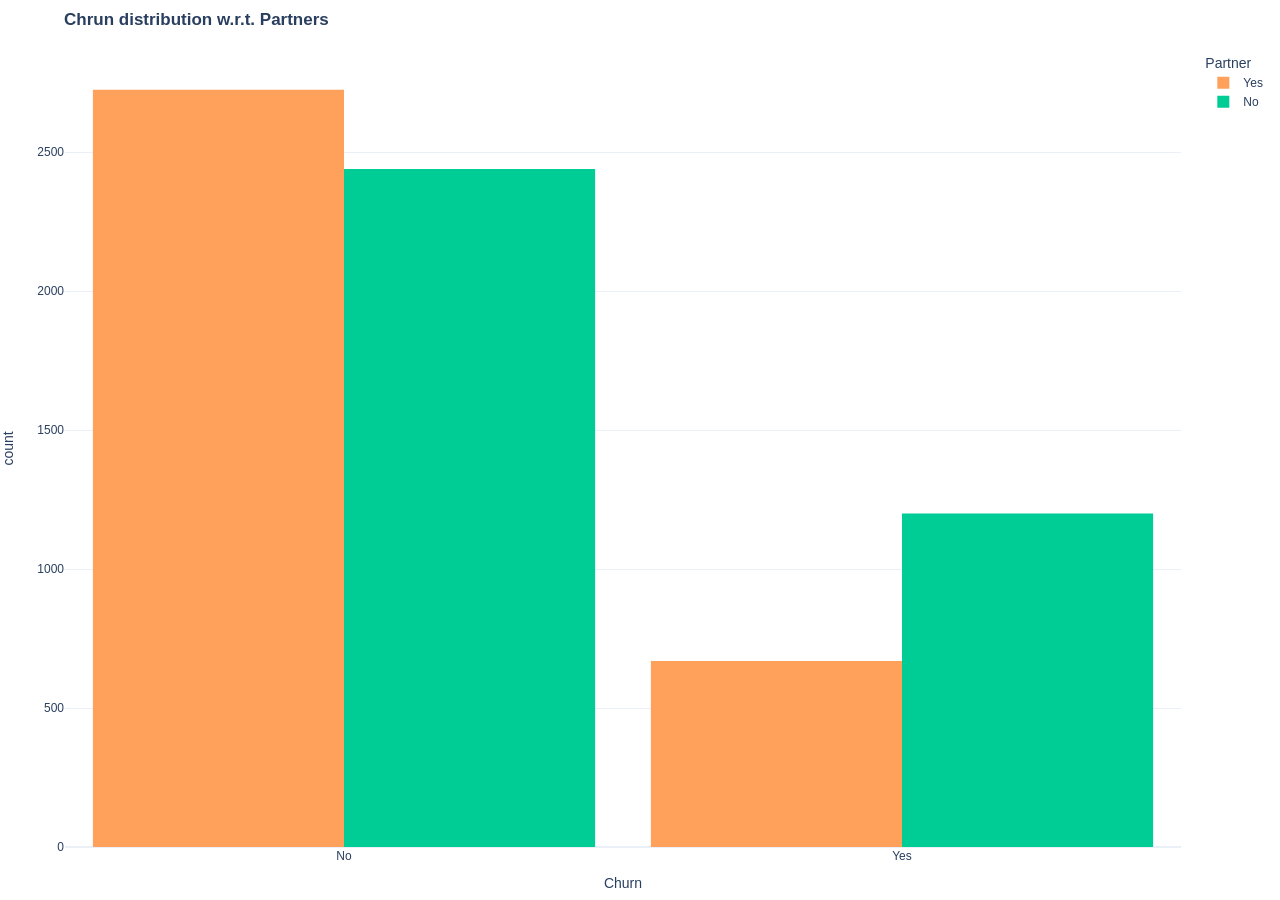
<file: website/assets/graphs/cell035_out01.html>
<!doctype html>
<html>
<head>
  <meta charset="utf-8" />
  <meta name="viewport" content="width=device-width, initial-scale=1" />
  <script src="https://cdn.plot.ly/plotly-2.35.2.min.js"></script>
  <style>
    html, body { margin: 0; width: 100%; height: 100%; overflow: hidden; background: #fff; }
    #plot { width: 100%; height: 100%; }
  </style>
</head>
<body>
  <div id="plot"></div>
  <script>
    const data = [{"alignmentgroup": "True", "bingroup": "x", "hovertemplate": "Partner=Yes<br>Churn=%{x}<br>count=%{y}<extra></extra>", "legendgroup": "Yes", "marker": {"color": "#FFA15A", "pattern": {"shape": ""}}, "name": "Yes", "offsetgroup": "Yes", "orientation": "v", "showlegend": true, "type": "histogram", "x": ["No", "Yes", "No", "No", "No", "Yes", "No", "No", "No", "Yes", "Yes", "No", "No", "No", "No", "No", "No", "No", "No", "No", "No", "No", "Yes", "No", "No", "No", "No", "No", "No", "No", "No", "No", "No", "No", "No", "No", "No", "No", "Yes", "No", "No", "No", "No", "No", "No", "No", "No", "Yes", "No", "No", "Yes", "No", "No", "Yes", "Yes", "No", "No", "Yes", "No", "No", "No", "No", "No", "Yes", "No", "Yes", "No", "No", "No", "No", "No", "No", "No", "No", "No", "No", "No", "No", "Yes", "No", "No", "No", "Yes", "No", "No", "Yes", "No", "Yes", "No", "No", "No", "No", "Yes", "No", "No", "Yes", "No", "No", "No", "No", "No", "No", "No", "No", "No", "No", "No", "No", "No", "No", "No", "No", "No", "No", "Yes", "No", "Yes", "No", "No", "No", "No", "No", "Yes", "Yes", "No", "No", "Yes", "No", "No", "No", "No", "No", "No", "No", "Yes", "Yes", "No", "Yes", "Yes", "No", "No", "No", "No", "No", "No", "Yes", "No", "No", "No", "No", "Yes", "Yes", "No", "No", "No", "No", "No", "No", "No", "Yes", "Yes", "No", "No", "No", "No", "No", "Yes", "No", "Yes", "No", "No", "No", "No", "No", "No", "No", "Yes", "No", "No", "Yes", "Yes", "No", "No", "No", "No", "Yes", "No", "No", "No", "No", "No", "No", "No", "No", "No", "Yes", "No", "No", "No", "No", "No", "No", "Yes", "No", "No", "No", "No", "No", "No", "No", "No", "No", "No", "No", "No", "Yes", "No", "No", "No", "No", "No", "Yes", "No", "No", "No", "Yes", "No", "No", "Yes", "No", "No", "No", "Yes", "No", "Yes", "No", "No", "Yes", "No", "No", "No", "No", "No", "No", "Yes", "Yes", "No", "Yes", "No", "Yes", "No", "No", "No", "Yes", "No", "No", "No", "No", "No", "No", "No", "No", "No", "No", "No", "No", "Yes", "No", "No", "No", "No", "No", "No", "No", "No", "No", "No", "No", "No", "No", "No", "Yes", "No", "No", "No", "No", "Yes", "No", "No", "No", "No", "No", "No", "No", "No", "No", "No", "No", "No", "No", "Yes", "Yes", "Yes", "No", "No", "No", "No", "No", "Yes", "Yes", "No", "No", "Yes", "No", "Yes", "Yes", "No", "Yes", "No", "Yes", "No", "No", "No", "No", "Yes", "No", "No", "No", "No", "No", "No", "No", "Yes", "No", "No", "No", "No", "Yes", "No", "No", "No", "No", "No", "No", "No", "No", "No", "No", "No", "Yes", "Yes", "No", "No", "No", "No", "No", "No", "No", "No", "No", "No", "No", "No", "No", "No", "No", "No", "Yes", "No", "No", "No", "Yes", "Yes", "No", "No", "No", "No", "No", "No", "No", "No", "No", "No", "No", "No", "No", "No", "No", "No", "No", "No", "No", "Yes", "No", "No", "No", "Yes", "No", "No", "No", "Yes", "Yes", "No", "Yes", "No", "Yes", "No", "No", "No", "No", "No", "No", "Yes", "No", "No", "No", "No", "No", "No", "No", "No", "Yes", "Yes", "No", "Yes", "No", "No", "No", "No", "No", "Yes", "No", "Yes", "No", "No", "No", "No", "No", "No", "No", "Yes", "No", "No", "No", "No", "No", "No", "No", "No", "No", "No", "No", "No", "No", "No", "Yes", "No", "No", "No", "No", "No", "Yes", "No", "Yes", "No", "No", "No", "Yes", "No", "No", "No", "No", "No", "Yes", "No", "No", "Yes", "No", "No", "Yes", "Yes", "No", "No", "No", "No", "No", "Yes", "Yes", "No", "No", "No", "No", "No", "No", "Yes", "No", "Yes", "No", "No", "Yes", "Yes", "No", "No", "No", "No", "No", "Yes", "No", "No", "No", "No", "No", "Yes", "No", "No", "No", "No", "Yes", "No", "No", "No", "Yes", "No", "No", "No", "No", "Yes", "No", "No", "No", "No", "Yes", "No", "No", "Yes", "Yes", "No", "No", "No", "No", "No", "No", "No", "No", "No", "Yes", "No", "No", "No", "No", "No", "Yes", "No", "No", "No", "No", "Yes", "No", "No", "No", "No", "No", "No", "No", "No", "No", "No", "Yes", "No", "No", "Yes", "Yes", "No", "Yes", "No", "No", "No", "No", "Yes", "Yes", "No", "No", "No", "No", "Yes", "No", "No", "No", "No", "No", "No", "No", "No", "No", "No", "No", "No", "Yes", "No", "No", "Yes", "No", "No", "No", "No", "No", "No", "No", "No", "No", "No", "No", "No", "No", "Yes", "No", "No", "Yes", "No", "No", "No", "Yes", "No", "No", "No", "No", "Yes", "Yes", "No", "Yes", "Yes", "No", "No", "No", "No", "No", "Yes", "No", "Yes", "No", "No", "No", "No", "Yes", "No", "No", "No", "Yes", "Yes", "No", "No", "No", "No", "No", "No", "No", "No", "Yes", "Yes", "No", "No", "No", "No", "No", "No", "No", "Yes", "No", "No", "Yes", "No", "No", "No", "No", "Yes", "No", "No", "No", "Yes", "No", "No", "No", "No", "No", "No", "Yes", "No", "No", "No", "No", "No", "No", "No", "No", "No", "No", "No", "No", "No", "Yes", "No", "No", "No", "No", "No", "No", "Yes", "No", "No", "Yes", "No", "No", "No", "No", "No", "Yes", "No", "No", "No", "No", "No", "No", "No", "No", "No", "No", "No", "No", "No", "No", "No", "Yes", "No", "No", "No", "No", "No", "No", "No", "Yes", "No", "Yes", "No", "No", "No", "No", "Yes", "No", "No", "No", "No", "No", "No", "No", "Yes", "Yes", "No", "No", "No", "No", "No", "No", "No", "Yes", "No", "No", "No", "No", "No", "No", "No", "No", "Yes", "No", "No", "No", "Yes", "No", "No", "No", "No", "No", "Yes", "Yes", "No", "No", "No", "Yes", "No", "No", "No", "No", "No", "No", "No", "Yes", "No", "No", "No", "No", "Yes", "Yes", "No", "No", "No", "Yes", "No", "No", "Yes", "No", "No", "No", "No", "No", "No", "No", "No", "Yes", "No", "No", "No", "No", "No", "No", "No", "No", "No", "Yes", "Yes", "No", "No", "No", "No", "No", "No", "No", "No", "No", "No", "No", "No", "No", "No", "No", "No", "No", "Yes", "No", "No", "No", "No", "No", "No", "No", "No", "No", "No", "No", "No", "No", "No", "No", "No", "No", "No", "No", "No", "No", "No", "No", "No", "Yes", "No", "No", "No", "No", "No", "Yes", "No", "No", "No", "No", "No", "No", "No", "No", "Yes", "No", "No", "No", "No", "Yes", "No", "Yes", "No", "No", "No", "No", "No", "Yes", "No", "No", "Yes", "No", "No", "No", "No", "No", "No", "No", "No", "No", "No", "No", "No", "Yes", "No", "No", "Yes", "No", "Yes", "No", "No", "No", "No", "No", "No", "No", "No", "No", "No", "No", "No", "No", "Yes", "Yes", "Yes", "No", "No", "No", "No", "No", "No", "No", "Yes", "No", "No", "No", "No", "No", "No", "Yes", "No", "No", "Yes", "No", "Yes", "No", "Yes", "Yes", "No", "Yes", "Yes", "No", "No", "Yes", "No", "No", "Yes", "Yes", "No", "No", "Yes", "No", "No", "No", "Yes", "No", "No", "Yes", "No", "No", "Yes", "No", "Yes", "No", "No", "Yes", "No", "No", "No", "No", "Yes", "Yes", "No", "No", "Yes", "No", "No", "No", "No", "No", "No", "No", "No", "No", "Yes", "Yes", "No", "No", "No", "No", "Yes", "No", "Yes", "No", "No", "No", "No", "No", "No", "No", "No", "Yes", "No", "Yes", "No", "No", "No", "No", "No", "Yes", "No", "No", "No", "Yes", "No", "No", "No", "No", "Yes", "No", "No", "Yes", "Yes", "No", "No", "No", "No", "No", "No", "No", "Yes", "No", "No", "No", "No", "No", "No", "No", "No", "No", "No", "Yes", "No", "Yes", "Yes", "Yes", "Yes", "No", "No", "No", "No", "No", "No", "No", "No", "No", "Yes", "No", "No", "No", "No", "No", "No", "No", "No", "No", "No", "No", "No", "No", "No", "No", "Yes", "No", "No", "No", "No", "No", "No", "No", "No", "Yes", "Yes", "No", "Yes", "Yes", "No", "Yes", "No", "Yes", "No", "No", "Yes", "No", "Yes", "No", "No", "No", "No", "No", "No", "No", "No", "No", "No", "No", "No", "No", "No", "Yes", "No", "No", "No", "No", "No", "No", "No", "No", "No", "Yes", "No", "No", "No", "No", "No", "No", "No", "No", "No", "No", "No", "No", "No", "No", "No", "No", "No", "No", "No", "No", "No", "Yes", "Yes", "No", "No", "No", "No", "No", "No", "Yes", "No", "No", "No", "No", "No", "No", "Yes", "Yes", "No", "No", "No", "Yes", "No", "No", "Yes", "No", "No", "No", "No", "No", "No", "No", "No", "No", "No", "No", "Yes", "No", "No", "No", "No", "No", "No", "No", "Yes", "No", "Yes", "No", "No", "No", "No", "Yes", "No", "No", "Yes", "No", "No", "No", "No", "Yes", "No", "No", "No", "No", "No", "No", "No", "No", "No", "No", "No", "No", "No", "No", "No", "No", "Yes", "No", "No", "No", "No", "No", "No", "No", "No", "No", "No", "No", "No", "No", "No", "No", "No", "No", "No", "No", "No", "Yes", "No", "No", "Yes", "No", "No", "No", "Yes", "No", "No", "No", "No", "No", "No", "No", "No", "No", "No", "No", "Yes", "Yes", "Yes", "No", "Yes", "Yes", "No", "No", "No", "No", "No", "No", "Yes", "No", "Yes", "No", "No", "Yes", "No", "No", "Yes", "No", "No", "No", "No", "No", "No", "Yes", "No", "No", "No", "Yes", "No", "Yes", "No", "No", "No", "No", "No", "No", "Yes", "No", "No", "Yes", "No", "No", "No", "No", "No", "No", "No", "No", "No", "No", "No", "Yes", "No", "No", "No", "Yes", "No", "No", "No", "No", "No", "Yes", "No", "No", "No", "Yes", "Yes", "No", "No", "No", "No", "No", "No", "Yes", "Yes", "No", "No", "No", "No", "No", "Yes", "No", "No", "No", "Yes", "Yes", "Yes", "No", "No", "No", "Yes", "No", "No", "No", "No", "No", "Yes", "No", "No", "No", "No", "No", "No", "No", "No", "No", "No", "No", "Yes", "No", "No", "Yes", "No", "No", "Yes", "Yes", "No", "Yes", "No", "No", "No", "No", "Yes", "No", "Yes", "No", "No", "No", "No", "Yes", "Yes", "No", "No", "No", "No", "No", "No", "No", "Yes", "No", "No", "No", "No", "No", "No", "No", "No", "No", "No", "No", "No", "No", "Yes", "No", "No", "Yes", "No", "Yes", "No", "No", "No", "No", "No", "No", "Yes", "No", "No", "No", "No", "No", "No", "No", "No", "No", "Yes", "No", "Yes", "No", "No", "No", "No", "No", "Yes", "No", "No", "Yes", "Yes", "Yes", "No", "No", "No", "No", "Yes", "No", "No", "Yes", "No", "No", "No", "No", "No", "No", "No", "No", "No", "No", "No", "No", "No", "No", "No", "No", "No", "No", "Yes", "No", "No", "Yes", "No", "No", "No", "Yes", "No", "No", "No", "No", "No", "No", "No", "No", "No", "No", "No", "Yes", "No", "No", "Yes", "No", "No", "No", "No", "No", "No", "No", "Yes", "No", "No", "Yes", "No", "No", "Yes", "No", "No", "No", "No", "No", "No", "Yes", "Yes", "No", "Yes", "No", "No", "No", "No", "No", "No", "No", "Yes", "No", "No", "No", "No", "No", "No", "No", "No", "No", "No", "No", "Yes", "Yes", "Yes", "No", "No", "No", "No", "No", "No", "No", "Yes", "No", "Yes", "No", "No", "No", "Yes", "No", "No", "No", "No", "No", "No", "No", "No", "No", "Yes", "No", "No", "Yes", "No", "No", "No", "No", "No", "No", "No", "No", "No", "No", "No", "No", "No", "No", "No", "No", "No", "No", "Yes", "No", "No", "Yes", "No", "Yes", "No", "No", "Yes", "No", "No", "No", "No", "Yes", "No", "Yes", "Yes", "No", "No", "No", "No", "No", "No", "No", "No", "No", "No", "No", "Yes", "No", "No", "Yes", "No", "No", "No", "No", "No", "No", "Yes", "No", "Yes", "No", "Yes", "Yes", "No", "No", "No", "No", "No", "Yes", "No", "No", "No", "No", "No", "No", "No", "No", "No", "No", "No", "No", "Yes", "No", "No", "No", "No", "No", "No", "No", "Yes", "No", "Yes", "No", "No", "No", "No", "No", "No", "Yes", "No", "No", "No", "No", "Yes", "Yes", "No", "No", "No", "No", "No", "No", "No", "No", "Yes", "No", "No", "No", "No", "No", "Yes", "No", "No", "No", "No", "No", "No", "No", "No", "No", "No", "No", "No", "No", "Yes", "No", "No", "No", "No", "Yes", "No", "Yes", "No", "No", "No", "Yes", "No", "No", "No", "No", "No", "Yes", "No", "No", "Yes", "No", "Yes", "No", "No", "No", "No", "No", "No", "No", "No", "No", "No", "No", "Yes", "No", "No", "No", "Yes", "No", "Yes", "Yes", "No", "No", "Yes", "No", "No", "Yes", "No", "Yes", "No", "No", "No", "No", "No", "No", "No", "No", "Yes", "No", "Yes", "No", "No", "No", "Yes", "No", "No", "No", "No", "Yes", "No", "No", "No", "No", "Yes", "No", "No", "No", "No", "Yes", "No", "No", "No", "Yes", "No", "No", "Yes", "No", "Yes", "No", "No", "Yes", "Yes", "No", "No", "No", "No", "No", "No", "No", "No", "No", "No", "No", "Yes", "Yes", "Yes", "No", "Yes", "No", "No", "No", "No", "Yes", "No", "Yes", "No", "Yes", "No", "No", "No", "No", "No", "No", "No", "No", "No", "Yes", "No", "No", "No", "No", "Yes", "Yes", "No", "No", "No", "No", "No", "Yes", "No", "No", "No", "No", "No", "No", "No", "No", "No", "Yes", "No", "No", "No", "No", "No", "Yes", "No", "No", "Yes", "No", "Yes", "No", "No", "No", "No", "No", "No", "No", "No", "No", "No", "No", "Yes", "No", "Yes", "Yes", "No", "No", "No", "No", "No", "No", "No", "No", "No", "No", "No", "No", "No", "No", "Yes", "No", "No", "No", "No", "No", "No", "No", "No", "No", "No", "No", "Yes", "No", "Yes", "No", "No", "No", "No", "No", "No", "No", "No", "No", "No", "No", "No", "No", "No", "No", "No", "Yes", "Yes", "No", "No", "No", "No", "No", "Yes", "Yes", "No", "No", "Yes", "No", "No", "Yes", "Yes", "No", "No", "No", "No", "No", "No", "Yes", "No", "No", "No", "No", "No", "No", "No", "No", "Yes", "No", "No", "No", "No", "No", "No", "No", "No", "No", "Yes", "No", "Yes", "No", "No", "No", "No", "No", "No", "No", "No", "No", "No", "No", "No", "No", "Yes", "No", "No", "Yes", "No", "No", "No", "No", "Yes", "No", "No", "No", "No", "No", "No", "No", "No", "No", "No", "No", "No", "Yes", "No", "Yes", "No", "No", "No", "No", "No", "Yes", "No", "No", "No", "No", "No", "No", "No", "No", "Yes", "Yes", "No", "No", "Yes", "No", "No", "Yes", "No", "No", "Yes", "No", "No", "Yes", "No", "No", "No", "No", "No", "No", "No", "Yes", "Yes", "No", "No", "Yes", "No", "No", "No", "No", "No", "No", "No", "No", "Yes", "No", "No", "No", "No", "No", "Yes", "No", "No", "No", "No", "No", "No", "No", "No", "No", "No", "No", "No", "No", "No", "No", "No", "No", "No", "No", "No", "Yes", "Yes", "No", "No", "Yes", "Yes", "No", "No", "No", "No", "No", "Yes", "No", "No", "No", "No", "No", "No", "Yes", "No", "No", "No", "Yes", "No", "No", "No", "No", "No", "No", "No", "No", "No", "No", "Yes", "No", "No", "Yes", "No", "No", "Yes", "No", "No", "No", "Yes", "No", "No", "No", "No", "Yes", "No", "No", "No", "No", "No", "No", "No", "No", "No", "No", "Yes", "No", "Yes", "No", "Yes", "No", "No", "No", "Yes", "No", "Yes", "No", "Yes", "No", "Yes", "No", "No", "Yes", "Yes", "No", "No", "No", "No", "No", "No", "No", "No", "No", "No", "No", "No", "No", "No", "No", "No", "No", "No", "No", "No", "No", "No", "No", "No", "Yes", "No", "No", "No", "No", "No", "No", "No", "Yes", "No", "No", "No", "No", "Yes", "No", "No", "No", "Yes", "No", "No", "No", "No", "Yes", "Yes", "Yes", "No", "No", "No", "Yes", "No", "No", "No", "No", "No", "No", "No", "No", "No", "Yes", "No", "No", "Yes", "No", "No", "Yes", "No", "No", "No", "Yes", "No", "Yes", "No", "No", "No", "No", "No", "No", "No", "No", "No", "No", "No", "No", "No", "No", "No", "Yes", "No", "No", "Yes", "No", "No", "No", "Yes", "No", "No", "No", "No", "No", "No", "No", "No", "No", "No", "No", "Yes", "No", "No", "No", "No", "No", "No", "Yes", "No", "Yes", "No", "No", "No", "No", "No", "No", "No", "No", "No", "No", "No", "No", "No", "No", "No", "No", "No", "Yes", "No", "No", "No", "No", "No", "Yes", "No", "No", "No", "No", "No", "No", "No", "No", "Yes", "No", "No", "Yes", "No", "No", "No", "No", "No", "No", "No", "No", "No", "No", "No", "No", "Yes", "No", "No", "No", "No", "No", "No", "No", "No", "No", "No", "No", "No", "No", "No", "No", "Yes", "No", "No", "No", "No", "No", "Yes", "Yes", "No", "No", "No", "Yes", "No", "No", "Yes", "No", "No", "No", "No", "No", "No", "No", "No", "No", "No", "No", "No", "No", "Yes", "Yes", "No", "No", "No", "No", "No", "No", "No", "No", "Yes", "No", "Yes", "No", "No", "No", "No", "No", "No", "No", "No", "No", "No", "Yes", "No", "No", "No", "Yes", "No", "No", "No", "No", "No", "Yes", "No", "No", "No", "No", "Yes", "No", "No", "No", "No", "No", "No", "Yes", "No", "No", "No", "No", "No", "No", "No", "No", "No", "No", "Yes", "No", "No", "No", "No", "No", "Yes", "No", "No", "No", "No", "No", "Yes", "No", "No", "Yes", "No", "No", "Yes", "No", "Yes", "No", "No", "No", "No", "No", "No", "No", "No", "Yes", "No", "No", "No", "No", "No", "No", "Yes", "No", "No", "Yes", "No", "No", "No", "No", "No", "No", "Yes", "No", "No", "No", "Yes", "No", "No", "Yes", "Yes", "No", "No", "Yes", "Yes", "Yes", "No", "No", "No", "No", "Yes", "No", "Yes", "No", "Yes", "No", "No", "No", "No", "No", "No", "No", "No", "Yes", "No", "No", "No", "No", "No", "No", "No", "No", "No", "No", "No", "No", "No", "Yes", "No", "Yes", "No", "No", "No", "No", "No", "No", "Yes", "Yes", "Yes", "No", "No", "No", "Yes", "No", "No", "No", "Yes", "No", "No", "No", "No", "No", "No", "No", "No", "No", "Yes", "No", "No", "Yes", "Yes", "No", "Yes", "Yes", "No", "No", "No", "No", "No", "No", "No", "No", "No", "Yes", "No", "No", "No", "No", "No", "No", "No", "No", "Yes", "No", "Yes", "No", "No", "No", "No", "No", "No", "No", "No", "Yes", "No", "No", "No", "No", "No", "No", "No", "No", "Yes", "No", "No", "Yes", "No", "Yes", "No", "No", "No", "No", "No", "No", "No", "Yes", "No", "No", "No", "No", "Yes", "No", "No", "No", "No", "No", "Yes", "Yes", "No", "No", "No", "Yes", "No", "Yes", "Yes", "No", "Yes", "No", "Yes", "No", "No", "No", "No", "No", "No", "Yes", "No", "No", "No", "No", "No", "No", "No", "No", "No", "No", "No", "Yes", "No", "Yes", "No", "No", "No", "No", "No", "No", "No", "Yes", "No", "No", "Yes", "No", "No", "No", "No", "No", "Yes", "Yes", "Yes", "Yes", "No", "No", "No", "No", "Yes", "Yes", "No", "No", "No", "Yes", "No", "No", "No", "No", "No", "No", "Yes", "No", "No", "No", "Yes", "No", "Yes", "No", "Yes", "No", "No", "No", "No", "No", "Yes", "No", "No", "No", "No", "No", "No", "No", "No", "Yes", "No", "No", "No", "No", "No", "Yes", "No", "No", "Yes", "No", "No", "No", "No", "No", "No", "Yes", "Yes", "Yes", "No", "No", "Yes", "No", "No", "No", "Yes", "Yes", "No", "No", "Yes", "No", "No", "No", "No", "No", "No", "No", "No", "No", "No", "No", "No", "No", "No", "Yes", "No", "No", "No", "No", "No", "No", "No", "Yes", "No", "No", "No", "No", "No", "No", "No", "No", "No", "No", "No", "No", "No", "No", "No", "No", "No", "No", "No", "No", "Yes", "No", "No", "No", "Yes", "No", "Yes", "No", "No", "No", "No", "No", "Yes", "Yes", "No", "No", "No", "Yes", "No", "No", "No", "No", "No", "No", "No", "No", "No", "No", "Yes", "No", "Yes", "No", "No", "No", "No", "No", "Yes", "No", "No", "No", "Yes", "No", "No", "Yes", "No", "No", "No", "No", "No", "No", "Yes", "Yes", "No", "No", "No", "No", "No", "No", "No", "No", "No", "Yes", "Yes", "Yes", "No", "Yes", "No", "No", "Yes", "No", "Yes", "No", "No", "Yes", "No", "No", "No", "No", "No", "No", "Yes", "No", "No", "No", "Yes", "No", "Yes", "No", "No", "No", "Yes", "Yes", "No", "No", "Yes", "No", "No", "No", "No", "Yes", "No", "No", "Yes", "No", "No", "No", "Yes", "No", "Yes", "No", "Yes", "Yes", "No", "Yes", "Yes", "No", "No", "No", "Yes", "No", "No", "No", "Yes", "No", "No", "No", "No", "No", "No", "No", "Yes", "No", "No", "No", "No", "Yes", "No", "No", "No", "Yes", "No", "Yes", "No", "No", "No", "No", "No", "Yes", "No", "No", "No", "No", "No", "No", "Yes", "No", "No", "No", "No", "No", "No", "Yes", "Yes", "No", "No", "No", "No", "No", "No", "Yes", "No", "No", "No", "Yes", "No", "No", "Yes", "No", "No", "No", "No", "No", "No", "Yes", "No", "No", "No", "No", "No", "Yes", "No", "Yes", "No", "No", "Yes", "No", "No", "No", "No", "No", "Yes", "No", "No", "No", "No", "Yes", "Yes", "No", "No", "No", "No", "No", "No", "No", "No", "No", "No", "No", "No", "No", "No", "No", "No", "No", "No", "No", "No", "No", "No", "Yes", "No", "No", "No", "No", "No", "No", "No", "No", "No", "No", "No", "No", "Yes", "No", "Yes", "No", "No", "No", "No", "No", "No", "Yes", "Yes", "No", "No", "Yes", "No", "No", "No", "Yes", "No", "No", "Yes", "No", "No", "No", "No", "Yes", "No", "No", "No", "No", "No", "No", "No", "No", "No", "Yes", "No", "Yes", "No", "No", "No", "No", "No", "Yes", "No", "No", "Yes", "No", "No", "No", "No", "Yes", "No", "No", "No", "No", "No", "No", "No", "No", "No", "No", "No", "No", "No", "Yes", "No", "No", "No", "No", "No", "No", "No", "No", "No", "No", "No", "No", "No", "No", "No", "No", "No", "Yes", "No", "No", "No", "Yes", "No", "No", "No", "No", "Yes", "Yes", "Yes", "No", "No", "No", "No", "No", "No", "No", "No", "No", "Yes", "No", "No", "No", "Yes", "No", "No", "No", "No", "Yes", "No", "No", "No", "No", "Yes", "Yes", "No", "No", "No", "No", "No", "No", "No", "No", "No", "No", "No", "No", "No", "Yes", "No", "Yes", "Yes", "No", "No", "No", "No", "Yes", "No", "Yes", "No", "No", "No", "Yes", "No", "No", "No", "Yes", "Yes", "No", "No", "No", "No", "No", "No", "No", "No", "No", "No", "No", "Yes", "No", "No", "No", "Yes", "No", "No", "No", "No", "No", "No", "No", "No", "No", "Yes", "No", "No", "No", "No", "No", "No", "No", "No", "No", "No", "No", "No", "No", "No", "No", "Yes", "Yes", "No", "No", "No", "No", "No", "No", "No", "No", "No", "No", "No", "No", "No", "Yes", "No", "No", "No", "No", "Yes", "No", "No", "No", "No", "No", "No", "No", "No", "Yes", "No", "No", "No", "No", "No", "No", "Yes", "Yes", "No", "No", "No", "No", "No", "No", "Yes", "Yes", "Yes", "No", "No", "No", "No", "Yes", "No", "No", "No", "No", "No", "Yes", "Yes", "No", "No", "No", "No", "No", "No", "No", "Yes", "Yes", "No", "No", "Yes", "No", "No", "No", "No", "No", "No", "No", "No", "No", "Yes", "No", "No", "No", "No", "Yes", "Yes", "No", "No", "No", "No", "No", "No", "No", "No", "Yes", "No", "No", "Yes", "No", "No", "No", "No", "Yes", "No", "No", "Yes", "No", "No", "No", "Yes", "Yes", "No", "No", "No", "No", "No", "Yes", "Yes", "No", "No", "No", "Yes", "No", "No", "No", "No", "No", "No", "No", "Yes", "No", "No", "No", "No", "Yes", "No", "Yes", "No", "No", "No", "No", "Yes", "No", "No", "Yes", "No", "No", "No", "No", "No", "No", "No", "No", "Yes"], "xaxis": "x", "yaxis": "y"}, {"alignmentgroup": "True", "bingroup": "x", "hovertemplate": "Partner=No<br>Churn=%{x}<br>count=%{y}<extra></extra>", "legendgroup": "No", "marker": {"color": "#00CC96", "pattern": {"shape": ""}}, "name": "No", "offsetgroup": "No", "orientation": "v", "showlegend": true, "type": "histogram", "x": ["No", "Yes", "No", "Yes", "Yes", "No", "No", "No", "No", "Yes", "No", "No", "No", "No", "Yes", "Yes", "No", "Yes", "No", "No", "Yes", "No", "Yes", "Yes", "No", "No", "No", "Yes", "No", "No", "Yes", "Yes", "No", "No", "Yes", "No", "No", "No", "No", "No", "No", "No", "No", "Yes", "No", "No", "No", "No", "No", "Yes", "Yes", "No", "No", "No", "No", "No", "No", "No", "No", "No", "No", "No", "Yes", "No", "Yes", "No", "No", "No", "No", "Yes", "Yes", "No", "No", "No", "Yes", "No", "No", "Yes", "No", "Yes", "No", "No", "No", "No", "No", "Yes", "No", "Yes", "Yes", "Yes", "No", "Yes", "Yes", "No", "No", "No", "No", "No", "No", "No", "No", "No", "Yes", "Yes", "Yes", "No", "No", "No", "Yes", "No", "No", "No", "No", "No", "Yes", "No", "No", "Yes", "No", "Yes", "No", "No", "No", "No", "No", "No", "Yes", "Yes", "No", "No", "No", "No", "Yes", "Yes", "No", "No", "No", "Yes", "Yes", "Yes", "Yes", "No", "No", "No", "No", "No", "No", "No", "No", "Yes", "Yes", "Yes", "No", "No", "No", "No", "Yes", "No", "Yes", "No", "No", "No", "No", "No", "No", "Yes", "No", "Yes", "No", "No", "Yes", "No", "No", "No", "Yes", "Yes", "Yes", "No", "No", "No", "No", "No", "No", "Yes", "No", "No", "No", "Yes", "Yes", "No", "No", "No", "No", "No", "Yes", "No", "Yes", "No", "No", "No", "No", "No", "No", "Yes", "Yes", "No", "No", "No", "No", "No", "No", "No", "No", "Yes", "No", "No", "No", "No", "No", "Yes", "Yes", "Yes", "No", "Yes", "No", "No", "No", "No", "No", "Yes", "No", "No", "No", "No", "Yes", "Yes", "No", "No", "No", "No", "No", "Yes", "No", "No", "No", "Yes", "Yes", "Yes", "Yes", "No", "No", "No", "Yes", "No", "No", "Yes", "Yes", "Yes", "No", "No", "Yes", "No", "No", "No", "No", "No", "Yes", "No", "No", "Yes", "No", "No", "No", "Yes", "No", "No", "No", "Yes", "Yes", "No", "No", "Yes", "No", "No", "No", "No", "No", "Yes", "No", "No", "No", "No", "No", "Yes", "Yes", "No", "Yes", "No", "No", "No", "Yes", "No", "No", "No", "No", "No", "No", "No", "No", "No", "No", "No", "No", "No", "No", "No", "No", "No", "Yes", "No", "No", "No", "No", "Yes", "No", "Yes", "Yes", "No", "Yes", "Yes", "No", "Yes", "No", "Yes", "No", "No", "No", "Yes", "No", "Yes", "Yes", "No", "Yes", "No", "No", "Yes", "No", "No", "No", "No", "No", "No", "Yes", "No", "No", "No", "No", "Yes", "No", "No", "No", "No", "No", "Yes", "No", "No", "Yes", "No", "No", "No", "No", "No", "Yes", "No", "Yes", "No", "Yes", "No", "No", "No", "No", "No", "Yes", "No", "No", "No", "No", "Yes", "No", "No", "Yes", "No", "Yes", "No", "No", "No", "No", "No", "Yes", "Yes", "Yes", "Yes", "Yes", "No", "Yes", "No", "No", "No", "No", "No", "Yes", "Yes", "Yes", "No", "Yes", "Yes", "Yes", "No", "No", "Yes", "No", "No", "No", "Yes", "Yes", "No", "No", "Yes", "No", "Yes", "No", "No", "No", "No", "No", "Yes", "No", "Yes", "No", "Yes", "Yes", "No", "No", "No", "Yes", "No", "No", "Yes", "No", "No", "No", "Yes", "No", "Yes", "No", "No", "No", "No", "Yes", "No", "No", "Yes", "No", "Yes", "Yes", "Yes", "No", "No", "No", "No", "Yes", "No", "No", "No", "No", "No", "No", "No", "No", "Yes", "Yes", "No", "No", "Yes", "No", "Yes", "No", "No", "No", "No", "Yes", "Yes", "Yes", "No", "No", "No", "No", "No", "No", "No", "No", "Yes", "Yes", "Yes", "No", "No", "Yes", "Yes", "No", "Yes", "Yes", "No", "No", "No", "Yes", "No", "No", "No", "No", "No", "Yes", "Yes", "Yes", "No", "Yes", "No", "No", "Yes", "Yes", "No", "No", "No", "No", "No", "No", "No", "No", "Yes", "No", "Yes", "No", "No", "Yes", "No", "No", "No", "No", "No", "Yes", "Yes", "No", "Yes", "No", "Yes", "Yes", "Yes", "No", "No", "Yes", "No", "Yes", "Yes", "No", "Yes", "No", "Yes", "No", "No", "Yes", "Yes", "Yes", "No", "No", "No", "No", "No", "No", "No", "No", "No", "No", "Yes", "No", "No", "No", "No", "No", "No", "Yes", "No", "Yes", "No", "No", "No", "No", "No", "Yes", "No", "No", "Yes", "No", "No", "No", "No", "Yes", "No", "Yes", "No", "No", "No", "No", "Yes", "No", "No", "Yes", "No", "Yes", "No", "Yes", "No", "Yes", "No", "No", "No", "No", "Yes", "No", "No", "No", "No", "No", "No", "Yes", "No", "No", "Yes", "No", "Yes", "Yes", "No", "No", "Yes", "No", "No", "No", "Yes", "No", "Yes", "No", "No", "Yes", "Yes", "Yes", "Yes", "Yes", "No", "Yes", "Yes", "No", "No", "Yes", "No", "No", "No", "No", "No", "No", "No", "No", "No", "No", "Yes", "No", "No", "No", "Yes", "No", "Yes", "Yes", "No", "No", "No", "No", "Yes", "Yes", "No", "No", "No", "Yes", "Yes", "No", "Yes", "Yes", "No", "No", "Yes", "No", "No", "No", "Yes", "Yes", "Yes", "Yes", "No", "No", "No", "Yes", "No", "No", "Yes", "No", "No", "Yes", "No", "No", "No", "Yes", "No", "No", "No", "Yes", "Yes", "No", "No", "Yes", "No", "No", "Yes", "No", "No", "No", "No", "Yes", "No", "No", "Yes", "No", "No", "Yes", "Yes", "No", "No", "Yes", "No", "No", "No", "Yes", "No", "No", "No", "No", "No", "Yes", "No", "Yes", "Yes", "No", "No", "No", "Yes", "No", "Yes", "No", "Yes", "No", "No", "No", "Yes", "Yes", "No", "No", "No", "Yes", "No", "No", "Yes", "No", "No", "No", "No", "Yes", "No", "Yes", "Yes", "No", "No", "No", "Yes", "No", "Yes", "No", "No", "No", "No", "No", "Yes", "Yes", "No", "No", "No", "No", "Yes", "No", "No", "Yes", "No", "Yes", "No", "No", "Yes", "No", "Yes", "No", "No", "No", "Yes", "No", "Yes", "Yes", "No", "No", "No", "No", "No", "No", "Yes", "Yes", "Yes", "Yes", "No", "No", "No", "No", "Yes", "No", "Yes", "No", "No", "No", "Yes", "No", "No", "No", "No", "Yes", "Yes", "Yes", "No", "Yes", "Yes", "No", "No", "Yes", "Yes", "No", "No", "No", "No", "No", "Yes", "Yes", "No", "No", "No", "No", "Yes", "Yes", "No", "No", "No", "Yes", "No", "No", "Yes", "No", "No", "No", "No", "No", "No", "No", "No", "Yes", "No", "No", "No", "No", "Yes", "Yes", "No", "Yes", "Yes", "Yes", "No", "Yes", "No", "No", "No", "Yes", "No", "No", "No", "No", "No", "No", "No", "No", "Yes", "Yes", "Yes", "No", "No", "No", "Yes", "No", "Yes", "Yes", "Yes", "Yes", "No", "No", "Yes", "No", "No", "No", "Yes", "Yes", "No", "No", "No", "Yes", "Yes", "No", "No", "No", "No", "No", "Yes", "Yes", "Yes", "No", "No", "No", "No", "No", "No", "Yes", "Yes", "Yes", "Yes", "Yes", "Yes", "Yes", "No", "No", "Yes", "No", "No", "No", "No", "Yes", "Yes", "No", "No", "Yes", "No", "No", "Yes", "No", "No", "No", "No", "Yes", "No", "No", "No", "Yes", "No", "No", "No", "No", "No", "No", "No", "Yes", "No", "Yes", "No", "No", "No", "Yes", "No", "No", "No", "No", "No", "No", "No", "Yes", "No", "Yes", "Yes", "Yes", "No", "No", "No", "No", "No", "No", "Yes", "No", "Yes", "No", "No", "No", "No", "Yes", "No", "No", "No", "No", "Yes", "No", "No", "Yes", "Yes", "No", "No", "No", "Yes", "Yes", "Yes", "Yes", "Yes", "Yes", "No", "Yes", "Yes", "No", "No", "No", "No", "No", "Yes", "No", "No", "Yes", "No", "No", "No", "No", "No", "No", "No", "Yes", "No", "Yes", "No", "No", "No", "No", "No", "No", "Yes", "Yes", "No", "No", "Yes", "No", "No", "Yes", "No", "Yes", "Yes", "Yes", "No", "No", "No", "No", "No", "Yes", "Yes", "No", "No", "No", "Yes", "No", "No", "No", "No", "No", "No", "Yes", "No", "No", "No", "No", "Yes", "Yes", "Yes", "No", "No", "No", "No", "No", "No", "No", "No", "No", "No", "No", "No", "No", "No", "No", "Yes", "No", "Yes", "No", "No", "No", "No", "No", "No", "Yes", "No", "No", "Yes", "No", "Yes", "No", "Yes", "No", "No", "No", "No", "No", "Yes", "No", "No", "Yes", "No", "Yes", "No", "No", "No", "Yes", "No", "No", "No", "No", "No", "No", "No", "No", "No", "Yes", "Yes", "Yes", "No", "Yes", "No", "Yes", "Yes", "No", "No", "Yes", "No", "No", "No", "Yes", "Yes", "No", "No", "Yes", "Yes", "Yes", "No", "No", "Yes", "No", "No", "No", "No", "No", "No", "No", "Yes", "No", "No", "Yes", "Yes", "No", "No", "No", "No", "No", "No", "No", "No", "Yes", "No", "No", "Yes", "Yes", "No", "No", "No", "No", "No", "No", "No", "No", "No", "No", "No", "No", "No", "Yes", "No", "No", "No", "Yes", "No", "No", "No", "No", "No", "No", "No", "No", "Yes", "No", "Yes", "Yes", "No", "Yes", "No", "No", "No", "No", "Yes", "No", "Yes", "Yes", "Yes", "No", "Yes", "Yes", "No", "No", "Yes", "No", "No", "No", "Yes", "Yes", "No", "No", "No", "No", "No", "Yes", "No", "Yes", "No", "Yes", "No", "No", "No", "Yes", "No", "Yes", "Yes", "No", "Yes", "Yes", "No", "No", "Yes", "Yes", "Yes", "Yes", "No", "No", "Yes", "No", "No", "No", "Yes", "No", "No", "No", "No", "No", "No", "No", "No", "No", "No", "Yes", "Yes", "Yes", "Yes", "Yes", "No", "Yes", "No", "No", "No", "No", "No", "No", "No", "No", "Yes", "No", "No", "No", "No", "No", "No", "No", "No", "Yes", "Yes", "Yes", "No", "Yes", "Yes", "No", "No", "No", "No", "No", "Yes", "No", "No", "Yes", "Yes", "No", "No", "Yes", "Yes", "No", "No", "No", "No", "No", "Yes", "No", "Yes", "No", "No", "No", "No", "No", "Yes", "No", "No", "Yes", "Yes", "No", "No", "Yes", "No", "No", "Yes", "No", "Yes", "Yes", "No", "Yes", "No", "No", "No", "No", "No", "No", "No", "No", "No", "Yes", "Yes", "Yes", "No", "No", "No", "No", "No", "Yes", "Yes", "No", "No", "No", "Yes", "No", "Yes", "No", "No", "No", "No", "No", "No", "Yes", "Yes", "No", "No", "Yes", "No", "Yes", "No", "Yes", "No", "No", "No", "Yes", "No", "No", "No", "No", "Yes", "No", "No", "No", "Yes", "Yes", "No", "Yes", "No", "No", "No", "No", "Yes", "No", "No", "No", "No", "Yes", "Yes", "Yes", "No", "No", "No", "No", "No", "Yes", "No", "No", "No", "No", "No", "Yes", "No", "No", "No", "No", "Yes", "No", "No", "No", "No", "No", "No", "No", "No", "Yes", "No", "No", "No", "No", "No", "Yes", "Yes", "No", "No", "No", "No", "No", "Yes", "Yes", "Yes", "No", "Yes", "Yes", "No", "No", "No", "No", "No", "Yes", "No", "Yes", "No", "No", "No", "Yes", "No", "Yes", "No", "No", "No", "No", "Yes", "Yes", "No", "No", "No", "No", "No", "No", "Yes", "Yes", "No", "No", "No", "Yes", "No", "Yes", "No", "No", "Yes", "Yes", "No", "No", "No", "No", "No", "No", "No", "No", "No", "Yes", "No", "No", "No", "No", "Yes", "No", "No", "Yes", "No", "Yes", "Yes", "No", "No", "No", "No", "Yes", "No", "No", "No", "No", "No", "No", "Yes", "Yes", "No", "Yes", "No", "No", "No", "Yes", "Yes", "Yes", "No", "Yes", "Yes", "No", "Yes", "Yes", "Yes", "No", "No", "No", "No", "Yes", "No", "No", "No", "Yes", "Yes", "Yes", "No", "Yes", "No", "No", "Yes", "No", "Yes", "No", "Yes", "Yes", "No", "No", "No", "No", "No", "No", "Yes", "Yes", "No", "No", "No", "No", "No", "No", "No", "Yes", "No", "No", "Yes", "No", "No", "Yes", "No", "No", "Yes", "Yes", "Yes", "Yes", "No", "Yes", "Yes", "No", "Yes", "No", "No", "No", "No", "No", "No", "No", "No", "Yes", "No", "No", "No", "No", "No", "No", "No", "No", "Yes", "No", "No", "Yes", "Yes", "No", "No", "No", "No", "No", "No", "No", "No", "No", "No", "Yes", "No", "No", "No", "No", "No", "No", "Yes", "No", "No", "Yes", "No", "No", "No", "No", "Yes", "No", "No", "No", "Yes", "No", "Yes", "No", "No", "No", "No", "Yes", "No", "No", "No", "Yes", "Yes", "No", "Yes", "No", "Yes", "No", "No", "No", "No", "No", "No", "No", "Yes", "Yes", "Yes", "No", "No", "Yes", "No", "No", "No", "No", "Yes", "Yes", "Yes", "No", "No", "Yes", "Yes", "No", "Yes", "Yes", "No", "Yes", "No", "No", "Yes", "Yes", "No", "No", "No", "Yes", "No", "No", "Yes", "Yes", "Yes", "No", "Yes", "No", "No", "Yes", "No", "Yes", "No", "No", "No", "No", "No", "Yes", "Yes", "No", "No", "Yes", "No", "No", "No", "No", "No", "No", "No", "No", "Yes", "No", "No", "No", "Yes", "Yes", "No", "No", "No", "No", "Yes", "Yes", "Yes", "No", "No", "No", "No", "No", "No", "No", "No", "No", "No", "Yes", "No", "No", "Yes", "Yes", "No", "No", "Yes", "No", "No", "No", "No", "No", "Yes", "No", "No", "No", "Yes", "No", "No", "No", "No", "Yes", "No", "Yes", "Yes", "No", "No", "No", "No", "No", "No", "No", "No", "No", "No", "No", "Yes", "No", "No", "Yes", "Yes", "Yes", "No", "No", "Yes", "No", "Yes", "No", "Yes", "No", "No", "Yes", "Yes", "No", "No", "No", "Yes", "No", "No", "No", "Yes", "Yes", "No", "No", "Yes", "No", "No", "No", "No", "No", "No", "No", "Yes", "No", "Yes", "No", "Yes", "Yes", "Yes", "Yes", "Yes", "No", "Yes", "Yes", "No", "No", "Yes", "No", "No", "Yes", "No", "Yes", "No", "No", "No", "No", "No", "No", "Yes", "No", "No", "No", "Yes", "No", "No", "No", "No", "No", "No", "No", "Yes", "No", "No", "No", "Yes", "No", "No", "No", "Yes", "Yes", "Yes", "No", "No", "No", "Yes", "Yes", "No", "Yes", "No", "Yes", "Yes", "No", "No", "Yes", "Yes", "No", "No", "No", "No", "No", "No", "No", "No", "No", "Yes", "No", "Yes", "Yes", "Yes", "No", "No", "No", "No", "No", "No", "Yes", "No", "No", "No", "Yes", "No", "Yes", "No", "Yes", "No", "No", "No", "Yes", "Yes", "No", "No", "Yes", "No", "No", "No", "No", "Yes", "Yes", "Yes", "Yes", "No", "No", "No", "Yes", "No", "No", "Yes", "No", "Yes", "No", "No", "Yes", "No", "Yes", "No", "Yes", "No", "No", "Yes", "No", "No", "No", "No", "Yes", "No", "No", "Yes", "No", "No", "No", "Yes", "No", "Yes", "Yes", "No", "No", "No", "No", "No", "No", "No", "No", "No", "Yes", "No", "Yes", "No", "No", "Yes", "No", "No", "No", "Yes", "Yes", "No", "No", "No", "No", "No", "No", "Yes", "No", "No", "Yes", "Yes", "No", "Yes", "Yes", "No", "Yes", "No", "Yes", "No", "No", "No", "No", "No", "Yes", "No", "Yes", "No", "Yes", "Yes", "No", "No", "Yes", "No", "Yes", "No", "No", "No", "No", "Yes", "No", "Yes", "Yes", "No", "Yes", "No", "No", "Yes", "Yes", "No", "No", "No", "Yes", "No", "No", "Yes", "No", "Yes", "No", "No", "Yes", "No", "No", "Yes", "No", "No", "No", "No", "No", "Yes", "No", "No", "No", "Yes", "No", "No", "No", "No", "No", "No", "No", "Yes", "No", "Yes", "No", "No", "No", "Yes", "No", "Yes", "Yes", "No", "Yes", "No", "No", "No", "No", "Yes", "Yes", "No", "No", "Yes", "Yes", "No", "No", "No", "No", "No", "No", "No", "No", "Yes", "No", "No", "Yes", "No", "No", "No", "No", "No", "No", "No", "Yes", "No", "Yes", "Yes", "No", "Yes", "No", "Yes", "No", "No", "Yes", "No", "No", "No", "No", "No", "Yes", "No", "No", "No", "No", "No", "No", "No", "No", "Yes", "Yes", "No", "No", "Yes", "No", "No", "Yes", "Yes", "No", "No", "No", "Yes", "No", "No", "No", "No", "No", "No", "No", "No", "Yes", "Yes", "Yes", "Yes", "No", "No", "No", "No", "No", "No", "Yes", "No", "Yes", "No", "No", "Yes", "Yes", "No", "No", "No", "No", "Yes", "No", "Yes", "No", "Yes", "Yes", "No", "No", "Yes", "No", "No", "No", "Yes", "No", "Yes", "Yes", "No", "No", "No", "No", "No", "No", "Yes", "No", "No", "No", "Yes", "No", "Yes", "Yes", "No", "No", "No", "No", "No", "No", "Yes", "No", "No", "Yes", "No", "Yes", "No", "No", "No", "No", "No", "No", "No", "Yes", "No", "Yes", "No", "No", "Yes", "No", "Yes", "No", "No", "No", "No", "No", "Yes", "Yes", "No", "No", "Yes", "No", "No", "No", "No", "No", "No", "No", "Yes", "No", "Yes", "No", "No", "No", "No", "Yes", "No", "Yes", "No", "No", "No", "Yes", "No", "No", "No", "No", "No", "No", "No", "Yes", "No", "Yes", "No", "Yes", "Yes", "No", "Yes", "No", "No", "Yes", "Yes", "No", "Yes", "Yes", "Yes", "No", "Yes", "Yes", "No", "No", "No", "No", "Yes", "No", "No", "Yes", "No", "No", "No", "No", "No", "Yes", "Yes", "No", "Yes", "Yes", "No", "No", "Yes", "No", "No", "No", "No", "No", "Yes", "No", "No", "Yes", "No", "No", "Yes", "No", "Yes", "Yes", "No", "Yes", "No", "Yes", "No", "No", "No", "Yes", "No", "Yes", "No", "Yes", "Yes", "No", "No", "Yes", "No", "No", "No", "No", "No", "No", "Yes", "No", "No", "No", "No", "Yes", "No", "No", "No", "No", "No", "No", "No", "Yes", "No", "No", "No", "No", "Yes", "No", "No", "No", "No", "No", "Yes", "No", "Yes", "No", "No", "No", "No", "No", "No", "Yes", "No", "No", "No", "Yes", "No", "Yes", "Yes", "No", "No", "No", "Yes", "No", "Yes", "Yes", "No", "Yes", "No", "Yes", "Yes", "No", "Yes", "No", "No", "No", "No", "No", "No", "No", "No", "No", "No", "Yes", "No", "No", "No", "No", "Yes", "No", "Yes", "No", "Yes", "Yes", "No", "No", "No", "Yes", "No", "No", "No", "Yes", "No", "No", "Yes", "No", "Yes", "No", "No", "Yes", "No", "Yes", "No", "Yes", "No", "No", "Yes", "Yes", "No", "No", "No", "No", "No", "No", "Yes", "No", "No", "Yes", "No", "No", "Yes", "No", "No", "No", "No", "No", "Yes", "Yes", "Yes", "No", "Yes", "Yes", "No", "Yes", "Yes", "No", "Yes", "Yes", "No", "No", "No", "No", "No", "Yes", "No", "No", "Yes", "No", "No", "Yes", "Yes", "No", "No", "Yes", "No", "No", "No", "Yes", "No", "No", "No", "No", "Yes", "Yes", "No", "No", "No", "Yes", "No", "No", "No", "Yes", "No", "Yes", "Yes", "Yes", "No", "Yes", "No", "Yes", "Yes", "Yes", "No", "No", "No", "No", "Yes", "No", "No", "No", "No", "No", "No", "Yes", "Yes", "Yes", "No", "Yes", "No", "No", "Yes", "Yes", "Yes", "No", "Yes", "Yes", "Yes", "Yes", "No", "No", "Yes", "Yes", "Yes", "No", "No", "No", "Yes", "Yes", "Yes", "No", "Yes", "No", "No", "Yes", "Yes", "No", "No", "No", "No", "No", "No", "Yes", "No", "No", "Yes", "No", "Yes", "No", "No", "No", "Yes", "No", "Yes", "Yes", "No", "No", "No", "Yes", "No", "No", "No", "No", "No", "Yes", "No", "Yes", "Yes", "No", "Yes", "Yes", "No", "No", "No", "No", "Yes", "Yes", "No", "No", "No", "No", "Yes", "Yes", "Yes", "No", "No", "No", "No", "Yes", "Yes", "No", "Yes", "No", "No", "No", "Yes", "Yes", "No", "Yes", "Yes", "No", "No", "No", "No", "No", "No", "No", "No", "No", "No", "No", "No", "No", "No", "No", "No", "No", "No", "No", "Yes", "No", "Yes", "No", "No", "No", "Yes", "No", "Yes", "No", "No", "No", "Yes", "No", "No", "No", "Yes", "No", "No", "No", "No", "No", "No", "No", "No", "No", "No", "No", "No", "No", "No", "No", "No", "No", "No", "Yes", "No", "No", "Yes", "Yes", "No", "No", "Yes", "No", "No", "Yes", "Yes", "No", "No", "No", "No", "No", "Yes", "No", "Yes", "Yes", "Yes", "No", "Yes", "No", "Yes", "No", "No", "No", "No", "No", "No", "Yes", "Yes", "Yes", "No", "No", "No", "No", "No", "No", "Yes", "Yes", "No", "Yes", "No", "No", "Yes", "No", "No", "No", "No", "No", "Yes", "No", "Yes", "No", "Yes", "No", "Yes", "No", "Yes", "Yes", "No", "No", "Yes", "Yes", "No", "Yes", "No", "No", "Yes", "No", "Yes", "Yes", "No", "Yes", "No", "No", "No", "No", "No", "No", "No", "Yes", "No", "Yes", "No", "No", "No", "Yes", "No", "No", "Yes", "No", "Yes", "No", "No", "No", "Yes", "Yes", "No", "No", "Yes", "No", "Yes", "No", "Yes", "Yes", "No", "No", "No", "No", "No", "Yes", "No", "No", "No", "Yes", "Yes", "No", "No", "Yes", "No", "No", "No", "No", "No", "No", "Yes", "Yes", "Yes", "No", "No", "No", "Yes", "No", "No", "No", "Yes", "No", "No", "Yes", "No", "No", "No", "No", "No", "Yes", "Yes", "Yes", "No", "No", "Yes", "Yes", "No", "No", "Yes", "No", "Yes", "No", "No", "No", "No", "No", "No", "Yes", "No", "Yes", "No", "No", "No", "Yes", "No", "No", "Yes", "Yes", "Yes", "No", "No", "No", "Yes", "No", "Yes", "No", "No", "Yes", "Yes", "No", "Yes", "No", "No", "Yes", "No", "No", "No", "Yes", "Yes", "Yes", "No", "No", "Yes", "No", "Yes", "No", "No", "Yes", "Yes", "No", "Yes", "No", "No", "No", "No", "No", "Yes", "Yes", "No", "No", "No", "Yes", "Yes", "Yes", "Yes", "No", "No", "No", "No", "No", "No", "No", "Yes", "No", "No", "No", "No", "Yes", "No", "Yes", "No", "No", "No", "Yes", "Yes", "No", "No", "No", "No", "Yes", "Yes", "No", "Yes", "No", "No", "No", "No", "No", "No", "Yes", "No", "No", "No", "No", "No", "No", "Yes", "No", "Yes", "Yes", "Yes", "No", "Yes", "No", "No", "Yes", "Yes", "No", "No", "Yes", "No", "No", "No", "Yes", "No", "Yes", "No", "No", "No", "No", "Yes", "No", "No", "Yes", "No", "Yes", "No", "No", "Yes", "No", "No", "No", "No", "No", "Yes", "No", "No", "Yes", "No", "No", "Yes", "Yes", "No", "Yes", "Yes", "Yes", "No", "Yes", "No", "No", "No", "No", "Yes", "No", "Yes", "No", "No", "No", "Yes", "No", "Yes", "No", "No", "Yes", "No", "No", "No", "No", "No", "No", "No", "No", "No", "No", "No", "No", "Yes", "No", "No", "No", "Yes", "Yes", "Yes", "No", "No", "No", "No", "No", "No", "Yes", "No", "No", "Yes", "Yes", "No", "Yes", "No", "No", "No", "No", "No", "No", "No", "No", "No", "No", "Yes", "No", "Yes", "No", "No", "No", "No", "No", "No", "No", "No", "No", "Yes", "No", "No", "No", "No", "No", "No", "No", "No", "Yes", "Yes", "No", "No", "Yes", "No", "Yes", "No", "No", "No", "No", "No", "No", "No", "No", "No", "No", "No", "Yes", "No", "Yes", "No", "Yes", "No", "Yes", "No", "Yes", "No", "Yes", "No", "No", "No", "No", "No", "No", "Yes", "Yes", "No", "No", "No", "No", "No", "No", "No", "No", "No", "No", "No", "No", "No", "Yes", "No", "Yes", "No", "No", "No", "Yes", "No", "No", "Yes", "No", "No", "No", "Yes", "Yes", "No", "Yes", "No", "No", "No", "No", "No", "Yes", "Yes", "No", "No", "Yes", "Yes", "Yes", "Yes", "No", "No", "No", "Yes", "No", "No", "No", "Yes", "No", "Yes", "Yes", "No", "No", "Yes", "No", "No", "No", "No", "Yes", "Yes", "No", "No", "No", "Yes", "No", "Yes", "No", "No", "Yes", "Yes", "Yes", "No", "No", "No", "No", "Yes", "Yes", "No", "No", "No", "No", "No", "Yes", "Yes", "No", "No", "No", "Yes", "No", "No", "Yes", "No", "No", "Yes", "No", "No", "No", "Yes", "No", "Yes", "No", "No", "Yes", "No", "No", "Yes", "Yes", "Yes", "No", "No", "No", "No", "No", "Yes", "Yes", "No", "Yes", "No", "Yes", "No", "No", "No", "No", "No", "Yes", "No", "No", "No", "Yes", "No", "Yes", "No", "No", "No", "No", "No", "No", "Yes", "No", "No", "No", "No", "No", "Yes", "No", "Yes", "No", "Yes", "No", "Yes", "Yes", "No", "No", "Yes", "Yes", "No", "No", "No", "No", "No", "Yes", "No", "No", "No", "No", "Yes", "No", "No", "No", "No", "No", "No", "Yes", "No", "Yes", "No", "Yes", "No", "No", "Yes", "No", "No", "Yes", "No", "No", "No", "No", "Yes", "Yes", "No", "No", "No", "No", "Yes", "No", "No", "Yes", "No", "Yes", "No", "Yes", "Yes", "No", "Yes", "No", "Yes", "No", "Yes", "No", "No", "Yes", "Yes", "No", "Yes", "Yes", "Yes", "Yes", "No", "Yes", "Yes", "Yes", "No", "No", "No", "Yes", "No", "Yes", "No", "No", "Yes", "Yes", "Yes", "No", "Yes", "Yes", "Yes", "No", "No", "Yes", "No", "No", "No", "No", "No", "No", "No", "No", "No", "No", "No", "No", "No", "No", "No", "Yes", "Yes", "No", "No", "No", "Yes", "No", "Yes", "Yes", "Yes", "Yes", "No", "No", "No", "Yes", "No", "No", "No", "Yes", "Yes", "Yes", "Yes", "No", "No", "Yes", "No", "Yes", "No", "No", "No", "No", "No", "No", "No", "Yes", "No", "No", "No", "Yes", "No", "No", "No", "No", "No", "No", "No", "No", "Yes", "Yes", "No", "No", "No", "No", "No", "No", "No", "No", "No", "Yes", "No", "Yes", "No", "No", "No", "Yes", "No", "Yes", "Yes", "No", "No", "No", "Yes", "No", "No", "Yes", "Yes", "No", "No", "Yes", "Yes", "No", "No", "No", "No", "No", "Yes", "No", "Yes", "Yes", "No", "Yes", "No", "No", "No", "No", "Yes", "No", "No", "No", "Yes", "Yes", "No", "Yes", "No", "Yes", "Yes", "No", "No", "No", "No", "No", "No", "Yes", "No", "Yes", "No", "Yes", "Yes", "No", "Yes", "No", "No", "No", "Yes", "No", "No", "No", "Yes", "Yes", "No", "No", "No", "No", "No", "Yes", "No", "Yes", "No", "No", "No", "Yes", "Yes", "Yes", "Yes", "No", "Yes", "No", "Yes", "Yes", "No", "No", "Yes", "Yes", "No", "No", "Yes", "No", "Yes", "No", "No", "No", "No", "Yes", "Yes", "No", "No", "No", "No", "No", "No", "No", "Yes", "Yes", "No", "No", "No", "Yes", "No", "No", "No", "No", "No", "No", "No", "Yes", "Yes", "No", "No", "No", "No", "No", "No", "Yes", "Yes", "Yes", "Yes", "Yes", "No", "No", "Yes", "No", "No", "No", "No", "Yes", "No", "No", "Yes", "No", "Yes", "No", "No", "Yes", "Yes", "Yes", "Yes", "No", "No", "No", "No", "No", "Yes", "No", "No", "Yes", "No", "No", "No", "Yes", "No", "Yes", "No", "No", "No", "No"], "xaxis": "x", "yaxis": "y"}];
    const layout = {"bargap": 0.1, "barmode": "group", "legend": {"title": {"text": "Partner"}, "tracegroupgap": 0}, "template": {"data": {"bar": [{"error_x": {"color": "#2a3f5f"}, "error_y": {"color": "#2a3f5f"}, "marker": {"line": {"color": "white", "width": 0.5}, "pattern": {"fillmode": "overlay", "size": 10, "solidity": 0.2}}, "type": "bar"}], "barpolar": [{"marker": {"line": {"color": "white", "width": 0.5}, "pattern": {"fillmode": "overlay", "size": 10, "solidity": 0.2}}, "type": "barpolar"}], "carpet": [{"aaxis": {"endlinecolor": "#2a3f5f", "gridcolor": "#C8D4E3", "linecolor": "#C8D4E3", "minorgridcolor": "#C8D4E3", "startlinecolor": "#2a3f5f"}, "baxis": {"endlinecolor": "#2a3f5f", "gridcolor": "#C8D4E3", "linecolor": "#C8D4E3", "minorgridcolor": "#C8D4E3", "startlinecolor": "#2a3f5f"}, "type": "carpet"}], "choropleth": [{"colorbar": {"outlinewidth": 0, "ticks": ""}, "type": "choropleth"}], "contour": [{"colorbar": {"outlinewidth": 0, "ticks": ""}, "colorscale": [[0, "#0d0887"], [0.1111111111111111, "#46039f"], [0.2222222222222222, "#7201a8"], [0.3333333333333333, "#9c179e"], [0.4444444444444444, "#bd3786"], [0.5555555555555556, "#d8576b"], [0.6666666666666666, "#ed7953"], [0.7777777777777778, "#fb9f3a"], [0.8888888888888888, "#fdca26"], [1, "#f0f921"]], "type": "contour"}], "contourcarpet": [{"colorbar": {"outlinewidth": 0, "ticks": ""}, "type": "contourcarpet"}], "heatmap": [{"colorbar": {"outlinewidth": 0, "ticks": ""}, "colorscale": [[0, "#0d0887"], [0.1111111111111111, "#46039f"], [0.2222222222222222, "#7201a8"], [0.3333333333333333, "#9c179e"], [0.4444444444444444, "#bd3786"], [0.5555555555555556, "#d8576b"], [0.6666666666666666, "#ed7953"], [0.7777777777777778, "#fb9f3a"], [0.8888888888888888, "#fdca26"], [1, "#f0f921"]], "type": "heatmap"}], "histogram": [{"marker": {"pattern": {"fillmode": "overlay", "size": 10, "solidity": 0.2}}, "type": "histogram"}], "histogram2d": [{"colorbar": {"outlinewidth": 0, "ticks": ""}, "colorscale": [[0, "#0d0887"], [0.1111111111111111, "#46039f"], [0.2222222222222222, "#7201a8"], [0.3333333333333333, "#9c179e"], [0.4444444444444444, "#bd3786"], [0.5555555555555556, "#d8576b"], [0.6666666666666666, "#ed7953"], [0.7777777777777778, "#fb9f3a"], [0.8888888888888888, "#fdca26"], [1, "#f0f921"]], "type": "histogram2d"}], "histogram2dcontour": [{"colorbar": {"outlinewidth": 0, "ticks": ""}, "colorscale": [[0, "#0d0887"], [0.1111111111111111, "#46039f"], [0.2222222222222222, "#7201a8"], [0.3333333333333333, "#9c179e"], [0.4444444444444444, "#bd3786"], [0.5555555555555556, "#d8576b"], [0.6666666666666666, "#ed7953"], [0.7777777777777778, "#fb9f3a"], [0.8888888888888888, "#fdca26"], [1, "#f0f921"]], "type": "histogram2dcontour"}], "mesh3d": [{"colorbar": {"outlinewidth": 0, "ticks": ""}, "type": "mesh3d"}], "parcoords": [{"line": {"colorbar": {"outlinewidth": 0, "ticks": ""}}, "type": "parcoords"}], "pie": [{"automargin": true, "type": "pie"}], "scatter": [{"fillpattern": {"fillmode": "overlay", "size": 10, "solidity": 0.2}, "type": "scatter"}], "scatter3d": [{"line": {"colorbar": {"outlinewidth": 0, "ticks": ""}}, "marker": {"colorbar": {"outlinewidth": 0, "ticks": ""}}, "type": "scatter3d"}], "scattercarpet": [{"marker": {"colorbar": {"outlinewidth": 0, "ticks": ""}}, "type": "scattercarpet"}], "scattergeo": [{"marker": {"colorbar": {"outlinewidth": 0, "ticks": ""}}, "type": "scattergeo"}], "scattergl": [{"marker": {"colorbar": {"outlinewidth": 0, "ticks": ""}}, "type": "scattergl"}], "scattermap": [{"marker": {"colorbar": {"outlinewidth": 0, "ticks": ""}}, "type": "scattermap"}], "scattermapbox": [{"marker": {"colorbar": {"outlinewidth": 0, "ticks": ""}}, "type": "scattermapbox"}], "scatterpolar": [{"marker": {"colorbar": {"outlinewidth": 0, "ticks": ""}}, "type": "scatterpolar"}], "scatterpolargl": [{"marker": {"colorbar": {"outlinewidth": 0, "ticks": ""}}, "type": "scatterpolargl"}], "scatterternary": [{"marker": {"colorbar": {"outlinewidth": 0, "ticks": ""}}, "type": "scatterternary"}], "surface": [{"colorbar": {"outlinewidth": 0, "ticks": ""}, "colorscale": [[0, "#0d0887"], [0.1111111111111111, "#46039f"], [0.2222222222222222, "#7201a8"], [0.3333333333333333, "#9c179e"], [0.4444444444444444, "#bd3786"], [0.5555555555555556, "#d8576b"], [0.6666666666666666, "#ed7953"], [0.7777777777777778, "#fb9f3a"], [0.8888888888888888, "#fdca26"], [1, "#f0f921"]], "type": "surface"}], "table": [{"cells": {"fill": {"color": "#EBF0F8"}, "line": {"color": "white"}}, "header": {"fill": {"color": "#C8D4E3"}, "line": {"color": "white"}}, "type": "table"}]}, "layout": {"annotationdefaults": {"arrowcolor": "#2a3f5f", "arrowhead": 0, "arrowwidth": 1}, "autotypenumbers": "strict", "coloraxis": {"colorbar": {"outlinewidth": 0, "ticks": ""}}, "colorscale": {"diverging": [[0, "#8e0152"], [0.1, "#c51b7d"], [0.2, "#de77ae"], [0.3, "#f1b6da"], [0.4, "#fde0ef"], [0.5, "#f7f7f7"], [0.6, "#e6f5d0"], [0.7, "#b8e186"], [0.8, "#7fbc41"], [0.9, "#4d9221"], [1, "#276419"]], "sequential": [[0, "#0d0887"], [0.1111111111111111, "#46039f"], [0.2222222222222222, "#7201a8"], [0.3333333333333333, "#9c179e"], [0.4444444444444444, "#bd3786"], [0.5555555555555556, "#d8576b"], [0.6666666666666666, "#ed7953"], [0.7777777777777778, "#fb9f3a"], [0.8888888888888888, "#fdca26"], [1, "#f0f921"]], "sequentialminus": [[0, "#0d0887"], [0.1111111111111111, "#46039f"], [0.2222222222222222, "#7201a8"], [0.3333333333333333, "#9c179e"], [0.4444444444444444, "#bd3786"], [0.5555555555555556, "#d8576b"], [0.6666666666666666, "#ed7953"], [0.7777777777777778, "#fb9f3a"], [0.8888888888888888, "#fdca26"], [1, "#f0f921"]]}, "colorway": ["#636efa", "#EF553B", "#00cc96", "#ab63fa", "#FFA15A", "#19d3f3", "#FF6692", "#B6E880", "#FF97FF", "#FECB52"], "font": {"color": "#2a3f5f"}, "geo": {"bgcolor": "white", "lakecolor": "white", "landcolor": "white", "showlakes": true, "showland": true, "subunitcolor": "#C8D4E3"}, "hoverlabel": {"align": "left"}, "hovermode": "closest", "mapbox": {"style": "light"}, "paper_bgcolor": "white", "plot_bgcolor": "white", "polar": {"angularaxis": {"gridcolor": "#EBF0F8", "linecolor": "#EBF0F8", "ticks": ""}, "bgcolor": "white", "radialaxis": {"gridcolor": "#EBF0F8", "linecolor": "#EBF0F8", "ticks": ""}}, "scene": {"xaxis": {"backgroundcolor": "white", "gridcolor": "#DFE8F3", "gridwidth": 2, "linecolor": "#EBF0F8", "showbackground": true, "ticks": "", "zerolinecolor": "#EBF0F8"}, "yaxis": {"backgroundcolor": "white", "gridcolor": "#DFE8F3", "gridwidth": 2, "linecolor": "#EBF0F8", "showbackground": true, "ticks": "", "zerolinecolor": "#EBF0F8"}, "zaxis": {"backgroundcolor": "white", "gridcolor": "#DFE8F3", "gridwidth": 2, "linecolor": "#EBF0F8", "showbackground": true, "ticks": "", "zerolinecolor": "#EBF0F8"}}, "shapedefaults": {"line": {"color": "#2a3f5f"}}, "ternary": {"aaxis": {"gridcolor": "#DFE8F3", "linecolor": "#A2B1C6", "ticks": ""}, "baxis": {"gridcolor": "#DFE8F3", "linecolor": "#A2B1C6", "ticks": ""}, "bgcolor": "white", "caxis": {"gridcolor": "#DFE8F3", "linecolor": "#A2B1C6", "ticks": ""}}, "title": {"x": 0.05}, "xaxis": {"automargin": true, "gridcolor": "#EBF0F8", "linecolor": "#EBF0F8", "ticks": "", "title": {"standoff": 15}, "zerolinecolor": "#EBF0F8", "zerolinewidth": 2}, "yaxis": {"automargin": true, "gridcolor": "#EBF0F8", "linecolor": "#EBF0F8", "ticks": "", "title": {"standoff": 15}, "zerolinecolor": "#EBF0F8", "zerolinewidth": 2}}}, "title": {"text": "<b>Chrun distribution w.r.t. Partners</b>"}, "xaxis": {"anchor": "y", "domain": [0, 1], "title": {"text": "Churn"}}, "yaxis": {"anchor": "x", "domain": [0, 1], "title": {"text": "count"}}, "autosize": true, "margin": {"l": 40, "r": 20, "t": 50, "b": 40}};
    const config = { responsive: true, displayModeBar: false };
    Plotly.newPlot('plot', data, layout, config).then(() => {
      window.addEventListener('resize', () => Plotly.Plots.resize('plot'));
    });
  </script>
</body>
</html>
</file>
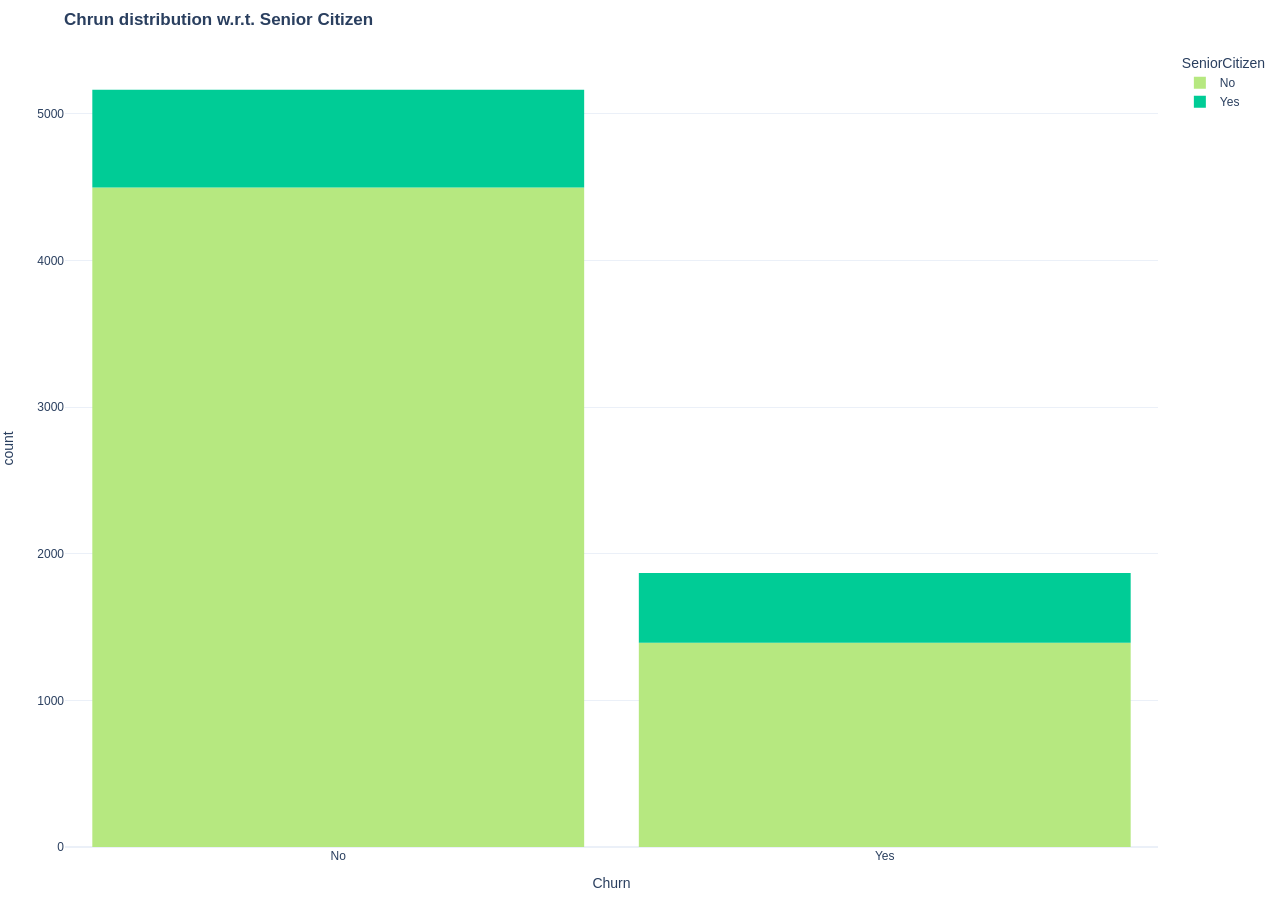
<file: website/assets/graphs/cell036_out01.html>
<!doctype html>
<html>
<head>
  <meta charset="utf-8" />
  <meta name="viewport" content="width=device-width, initial-scale=1" />
  <script src="https://cdn.plot.ly/plotly-2.35.2.min.js"></script>
  <style>
    html, body { margin: 0; width: 100%; height: 100%; overflow: hidden; background: #fff; }
    #plot { width: 100%; height: 100%; }
  </style>
</head>
<body>
  <div id="plot"></div>
  <script>
    const data = [{"bingroup": "x", "hovertemplate": "SeniorCitizen=No<br>Churn=%{x}<br>count=%{y}<extra></extra>", "legendgroup": "No", "marker": {"color": "#B6E880", "pattern": {"shape": ""}}, "name": "No", "orientation": "v", "showlegend": true, "type": "histogram", "x": ["No", "No", "Yes", "No", "Yes", "Yes", "No", "No", "Yes", "No", "No", "No", "No", "Yes", "No", "No", "No", "No", "Yes", "No", "No", "Yes", "No", "No", "No", "Yes", "Yes", "No", "Yes", "No", "No", "No", "Yes", "No", "Yes", "Yes", "No", "No", "No", "No", "No", "No", "No", "Yes", "No", "No", "Yes", "No", "No", "No", "No", "No", "No", "No", "Yes", "No", "No", "No", "No", "No", "No", "No", "No", "No", "No", "No", "No", "Yes", "No", "Yes", "No", "No", "No", "No", "No", "No", "No", "No", "No", "No", "No", "Yes", "No", "Yes", "No", "No", "No", "No", "Yes", "No", "No", "No", "No", "No", "Yes", "No", "No", "No", "No", "No", "Yes", "No", "No", "No", "No", "Yes", "No", "No", "No", "No", "No", "No", "Yes", "No", "Yes", "Yes", "No", "No", "No", "No", "Yes", "No", "No", "No", "No", "Yes", "No", "No", "No", "Yes", "No", "No", "No", "No", "No", "No", "No", "No", "No", "Yes", "No", "No", "No", "No", "Yes", "No", "No", "No", "Yes", "No", "Yes", "No", "No", "No", "No", "Yes", "No", "Yes", "No", "Yes", "Yes", "No", "No", "No", "No", "No", "Yes", "No", "No", "No", "No", "No", "No", "No", "No", "No", "No", "No", "No", "No", "No", "No", "Yes", "Yes", "No", "Yes", "No", "No", "No", "No", "No", "No", "No", "No", "Yes", "No", "No", "Yes", "No", "No", "No", "Yes", "No", "No", "No", "No", "Yes", "No", "No", "Yes", "No", "No", "No", "No", "No", "No", "No", "Yes", "No", "No", "Yes", "No", "No", "No", "No", "No", "Yes", "No", "No", "No", "No", "Yes", "No", "No", "Yes", "Yes", "Yes", "Yes", "No", "No", "No", "No", "No", "No", "Yes", "No", "No", "Yes", "Yes", "No", "No", "No", "No", "No", "No", "Yes", "No", "No", "No", "No", "No", "No", "No", "No", "No", "No", "Yes", "No", "No", "Yes", "No", "No", "No", "No", "No", "No", "No", "No", "No", "Yes", "Yes", "Yes", "Yes", "No", "No", "Yes", "No", "No", "No", "No", "Yes", "No", "No", "No", "No", "Yes", "Yes", "No", "No", "No", "No", "No", "No", "No", "Yes", "No", "No", "No", "No", "No", "Yes", "No", "No", "No", "No", "No", "Yes", "No", "No", "No", "Yes", "Yes", "No", "No", "No", "No", "No", "No", "No", "Yes", "No", "No", "No", "Yes", "No", "No", "No", "No", "Yes", "Yes", "No", "No", "No", "No", "No", "No", "Yes", "No", "No", "No", "No", "No", "No", "No", "No", "Yes", "No", "No", "Yes", "No", "No", "No", "No", "No", "No", "No", "No", "No", "No", "Yes", "Yes", "No", "No", "No", "No", "No", "Yes", "No", "No", "No", "No", "No", "No", "No", "No", "Yes", "Yes", "No", "No", "No", "Yes", "Yes", "No", "No", "Yes", "Yes", "No", "Yes", "Yes", "No", "Yes", "No", "Yes", "No", "No", "No", "Yes", "No", "No", "Yes", "No", "Yes", "No", "No", "Yes", "No", "No", "No", "No", "No", "Yes", "Yes", "No", "No", "No", "No", "Yes", "No", "No", "No", "No", "Yes", "Yes", "No", "No", "No", "No", "No", "No", "Yes", "No", "No", "No", "No", "No", "No", "No", "No", "Yes", "Yes", "No", "Yes", "No", "No", "No", "No", "No", "No", "Yes", "No", "No", "No", "No", "No", "No", "No", "No", "No", "No", "No", "No", "No", "Yes", "No", "No", "No", "Yes", "No", "No", "No", "No", "Yes", "Yes", "No", "No", "No", "No", "No", "No", "No", "No", "No", "No", "No", "Yes", "No", "No", "No", "No", "No", "No", "No", "No", "No", "No", "No", "No", "No", "Yes", "Yes", "No", "No", "No", "No", "No", "No", "No", "No", "No", "Yes", "No", "No", "No", "No", "No", "No", "Yes", "No", "No", "Yes", "No", "Yes", "Yes", "No", "Yes", "No", "Yes", "Yes", "No", "No", "No", "No", "No", "Yes", "No", "Yes", "No", "No", "No", "No", "No", "Yes", "No", "Yes", "No", "No", "No", "Yes", "No", "No", "Yes", "No", "No", "Yes", "No", "No", "No", "No", "No", "No", "No", "No", "No", "No", "Yes", "No", "No", "Yes", "No", "No", "No", "No", "No", "No", "Yes", "No", "No", "No", "Yes", "No", "No", "No", "No", "No", "No", "No", "No", "No", "No", "Yes", "Yes", "No", "No", "No", "Yes", "No", "No", "No", "No", "No", "No", "No", "No", "No", "Yes", "No", "No", "No", "No", "No", "No", "No", "No", "No", "No", "Yes", "No", "No", "Yes", "Yes", "No", "No", "No", "No", "No", "No", "No", "No", "Yes", "Yes", "Yes", "Yes", "No", "No", "Yes", "No", "Yes", "No", "No", "No", "Yes", "No", "No", "No", "No", "No", "No", "No", "No", "No", "No", "No", "No", "No", "No", "Yes", "Yes", "No", "No", "Yes", "No", "No", "No", "Yes", "Yes", "Yes", "Yes", "No", "No", "No", "Yes", "No", "Yes", "No", "No", "No", "No", "No", "No", "Yes", "No", "Yes", "No", "Yes", "No", "No", "No", "No", "Yes", "No", "No", "No", "Yes", "No", "Yes", "No", "No", "No", "No", "No", "No", "No", "No", "No", "No", "Yes", "No", "Yes", "No", "No", "No", "No", "Yes", "Yes", "Yes", "No", "No", "Yes", "No", "No", "No", "No", "Yes", "No", "No", "Yes", "No", "No", "No", "Yes", "Yes", "No", "No", "No", "No", "Yes", "No", "Yes", "Yes", "No", "No", "No", "No", "Yes", "No", "No", "Yes", "Yes", "No", "No", "No", "No", "No", "No", "No", "No", "No", "No", "No", "No", "No", "No", "No", "No", "No", "Yes", "No", "No", "No", "No", "No", "No", "Yes", "No", "No", "No", "No", "No", "No", "No", "Yes", "No", "No", "No", "No", "No", "No", "Yes", "No", "No", "No", "No", "No", "Yes", "Yes", "No", "No", "Yes", "Yes", "No", "No", "No", "Yes", "Yes", "No", "No", "No", "No", "No", "Yes", "No", "No", "No", "No", "No", "No", "No", "No", "No", "No", "Yes", "Yes", "No", "No", "Yes", "No", "No", "No", "Yes", "Yes", "Yes", "No", "No", "No", "No", "Yes", "Yes", "No", "No", "No", "No", "No", "No", "No", "No", "Yes", "No", "No", "No", "No", "No", "No", "No", "No", "Yes", "No", "No", "Yes", "No", "No", "No", "No", "No", "Yes", "No", "No", "Yes", "Yes", "No", "Yes", "Yes", "Yes", "Yes", "No", "No", "No", "No", "Yes", "No", "No", "Yes", "Yes", "Yes", "No", "Yes", "No", "No", "No", "Yes", "No", "No", "Yes", "No", "No", "No", "No", "No", "No", "No", "No", "No", "No", "Yes", "No", "No", "No", "No", "Yes", "No", "No", "No", "No", "No", "No", "No", "No", "Yes", "Yes", "No", "No", "No", "No", "No", "No", "No", "No", "Yes", "No", "No", "Yes", "No", "No", "No", "Yes", "No", "No", "No", "No", "No", "No", "No", "No", "Yes", "No", "No", "No", "Yes", "Yes", "No", "No", "No", "No", "No", "No", "No", "No", "Yes", "No", "Yes", "No", "No", "No", "No", "No", "Yes", "Yes", "No", "No", "Yes", "No", "Yes", "No", "No", "No", "No", "Yes", "No", "No", "No", "No", "No", "Yes", "No", "No", "No", "No", "No", "No", "No", "No", "Yes", "No", "No", "Yes", "No", "No", "Yes", "No", "Yes", "Yes", "No", "No", "Yes", "Yes", "No", "No", "Yes", "No", "No", "No", "No", "Yes", "Yes", "Yes", "No", "No", "No", "No", "No", "No", "Yes", "No", "No", "Yes", "No", "No", "No", "No", "No", "Yes", "Yes", "No", "No", "Yes", "Yes", "No", "Yes", "No", "Yes", "Yes", "No", "No", "No", "No", "No", "No", "No", "Yes", "No", "No", "No", "No", "No", "No", "No", "No", "No", "No", "No", "No", "No", "No", "No", "No", "No", "Yes", "No", "No", "Yes", "No", "No", "No", "Yes", "No", "No", "No", "No", "No", "Yes", "No", "Yes", "Yes", "No", "No", "Yes", "Yes", "No", "No", "No", "No", "Yes", "No", "No", "No", "No", "Yes", "No", "Yes", "No", "No", "No", "No", "No", "No", "Yes", "No", "No", "Yes", "Yes", "Yes", "No", "No", "No", "No", "Yes", "No", "Yes", "No", "No", "No", "No", "No", "Yes", "No", "No", "No", "No", "Yes", "Yes", "Yes", "No", "No", "Yes", "Yes", "No", "No", "No", "No", "No", "No", "No", "Yes", "No", "No", "No", "No", "No", "No", "Yes", "Yes", "No", "No", "No", "No", "No", "No", "No", "No", "No", "Yes", "Yes", "No", "No", "No", "No", "Yes", "No", "No", "Yes", "No", "No", "No", "No", "Yes", "No", "No", "No", "No", "No", "No", "No", "No", "Yes", "No", "No", "Yes", "No", "No", "No", "No", "No", "Yes", "Yes", "No", "No", "No", "No", "No", "No", "No", "No", "Yes", "No", "No", "No", "No", "No", "No", "Yes", "No", "Yes", "No", "Yes", "No", "No", "Yes", "No", "No", "No", "No", "No", "Yes", "No", "No", "Yes", "Yes", "No", "No", "Yes", "Yes", "No", "No", "No", "No", "Yes", "No", "No", "No", "No", "No", "Yes", "No", "No", "No", "No", "No", "No", "No", "No", "No", "Yes", "No", "No", "No", "No", "No", "No", "No", "No", "Yes", "No", "No", "Yes", "No", "No", "No", "No", "No", "No", "No", "Yes", "No", "No", "Yes", "No", "No", "No", "Yes", "No", "No", "No", "No", "Yes", "No", "No", "No", "Yes", "No", "Yes", "No", "No", "No", "No", "Yes", "Yes", "No", "Yes", "No", "No", "Yes", "No", "No", "No", "No", "No", "No", "No", "No", "No", "Yes", "Yes", "Yes", "No", "No", "No", "No", "No", "No", "No", "No", "Yes", "No", "No", "No", "No", "No", "No", "No", "Yes", "Yes", "No", "No", "No", "No", "No", "No", "Yes", "No", "No", "No", "No", "No", "No", "No", "Yes", "No", "No", "Yes", "Yes", "No", "No", "No", "Yes", "No", "No", "No", "No", "No", "No", "No", "No", "No", "No", "Yes", "No", "Yes", "No", "Yes", "No", "No", "No", "Yes", "No", "No", "Yes", "No", "No", "Yes", "Yes", "Yes", "No", "No", "No", "No", "No", "No", "No", "Yes", "No", "Yes", "No", "No", "No", "No", "No", "No", "No", "Yes", "No", "No", "No", "No", "No", "No", "No", "Yes", "No", "Yes", "No", "No", "No", "No", "Yes", "Yes", "No", "Yes", "No", "Yes", "No", "No", "No", "No", "No", "No", "No", "No", "No", "No", "Yes", "No", "No", "No", "No", "No", "No", "No", "Yes", "No", "Yes", "No", "Yes", "No", "No", "Yes", "No", "No", "Yes", "No", "No", "No", "No", "Yes", "No", "No", "Yes", "No", "No", "No", "No", "No", "No", "No", "No", "No", "No", "No", "No", "No", "No", "No", "No", "Yes", "No", "No", "No", "No", "No", "Yes", "Yes", "Yes", "No", "Yes", "No", "No", "Yes", "No", "No", "No", "No", "Yes", "No", "No", "No", "Yes", "No", "No", "No", "No", "No", "No", "No", "Yes", "Yes", "No", "No", "No", "No", "No", "No", "No", "No", "No", "Yes", "Yes", "No", "No", "No", "No", "No", "No", "No", "No", "No", "Yes", "Yes", "No", "Yes", "No", "No", "No", "No", "No", "No", "No", "No", "Yes", "Yes", "Yes", "Yes", "No", "No", "Yes", "Yes", "No", "Yes", "No", "No", "Yes", "No", "No", "No", "No", "No", "No", "No", "No", "No", "No", "No", "Yes", "Yes", "No", "No", "No", "No", "No", "Yes", "No", "No", "Yes", "No", "No", "No", "No", "No", "No", "No", "No", "No", "Yes", "No", "No", "No", "No", "No", "No", "No", "No", "No", "No", "No", "Yes", "No", "Yes", "No", "No", "No", "No", "No", "Yes", "Yes", "Yes", "No", "No", "No", "No", "No", "Yes", "No", "No", "No", "No", "No", "No", "No", "No", "No", "Yes", "No", "No", "No", "Yes", "No", "Yes", "No", "No", "Yes", "Yes", "No", "No", "No", "No", "No", "No", "No", "No", "No", "No", "Yes", "Yes", "No", "No", "Yes", "No", "No", "No", "Yes", "No", "No", "No", "No", "Yes", "No", "No", "Yes", "Yes", "No", "Yes", "No", "No", "No", "Yes", "No", "No", "No", "Yes", "Yes", "No", "No", "Yes", "Yes", "Yes", "Yes", "Yes", "Yes", "No", "Yes", "No", "Yes", "No", "No", "No", "Yes", "No", "Yes", "Yes", "No", "No", "No", "No", "No", "No", "No", "Yes", "No", "No", "Yes", "Yes", "No", "No", "Yes", "Yes", "No", "No", "No", "No", "No", "No", "No", "No", "No", "No", "Yes", "Yes", "No", "No", "Yes", "No", "No", "No", "Yes", "No", "No", "No", "No", "No", "No", "Yes", "Yes", "No", "No", "No", "No", "Yes", "No", "No", "No", "No", "Yes", "Yes", "Yes", "Yes", "No", "No", "No", "No", "No", "No", "No", "Yes", "Yes", "No", "No", "No", "No", "Yes", "No", "Yes", "Yes", "No", "No", "No", "No", "No", "No", "No", "No", "No", "No", "Yes", "No", "No", "No", "No", "No", "No", "No", "Yes", "No", "No", "Yes", "No", "Yes", "Yes", "No", "No", "No", "No", "No", "No", "No", "No", "Yes", "No", "No", "No", "No", "No", "No", "No", "No", "No", "No", "No", "No", "No", "Yes", "Yes", "No", "No", "No", "No", "Yes", "No", "No", "No", "No", "No", "No", "No", "No", "No", "Yes", "No", "No", "No", "No", "No", "No", "Yes", "No", "No", "No", "No", "No", "No", "Yes", "No", "No", "No", "No", "No", "No", "No", "No", "Yes", "Yes", "No", "No", "No", "No", "No", "Yes", "No", "No", "No", "No", "No", "No", "Yes", "No", "No", "No", "No", "No", "Yes", "No", "No", "No", "No", "No", "No", "No", "No", "No", "Yes", "No", "Yes", "No", "No", "No", "No", "No", "No", "No", "No", "No", "No", "No", "Yes", "No", "Yes", "Yes", "No", "Yes", "No", "No", "Yes", "No", "No", "Yes", "Yes", "Yes", "Yes", "Yes", "No", "Yes", "No", "No", "Yes", "Yes", "No", "No", "Yes", "Yes", "Yes", "No", "No", "Yes", "No", "No", "Yes", "No", "No", "No", "No", "No", "No", "No", "No", "No", "No", "No", "No", "No", "No", "No", "No", "No", "Yes", "No", "No", "No", "No", "No", "No", "No", "No", "Yes", "No", "No", "No", "No", "No", "No", "No", "No", "No", "No", "No", "No", "No", "No", "No", "No", "No", "No", "No", "No", "No", "Yes", "No", "No", "No", "Yes", "No", "No", "No", "No", "No", "No", "No", "No", "No", "Yes", "No", "No", "No", "No", "No", "No", "No", "No", "No", "No", "No", "No", "Yes", "No", "Yes", "No", "No", "No", "No", "No", "No", "Yes", "Yes", "Yes", "No", "No", "No", "No", "Yes", "No", "No", "No", "No", "No", "No", "No", "No", "Yes", "No", "No", "Yes", "Yes", "No", "No", "No", "No", "No", "Yes", "No", "No", "No", "No", "Yes", "No", "No", "No", "Yes", "No", "Yes", "No", "No", "No", "No", "No", "No", "Yes", "Yes", "No", "No", "Yes", "No", "No", "Yes", "No", "No", "No", "No", "No", "No", "No", "No", "No", "No", "Yes", "No", "No", "Yes", "No", "No", "No", "Yes", "No", "Yes", "No", "No", "No", "No", "No", "No", "No", "No", "No", "Yes", "No", "No", "No", "No", "Yes", "No", "No", "No", "No", "No", "No", "No", "No", "No", "No", "Yes", "Yes", "Yes", "No", "No", "No", "No", "Yes", "No", "No", "No", "No", "No", "No", "Yes", "No", "No", "No", "No", "No", "No", "No", "No", "No", "No", "No", "No", "No", "No", "Yes", "No", "No", "Yes", "No", "No", "Yes", "No", "No", "Yes", "No", "No", "Yes", "No", "No", "Yes", "No", "No", "No", "No", "No", "No", "No", "No", "No", "No", "No", "No", "No", "No", "No", "No", "No", "No", "No", "No", "No", "No", "No", "No", "Yes", "Yes", "Yes", "Yes", "No", "Yes", "Yes", "No", "Yes", "Yes", "No", "No", "No", "No", "No", "No", "No", "No", "No", "Yes", "No", "No", "No", "Yes", "No", "No", "Yes", "Yes", "No", "Yes", "Yes", "Yes", "No", "No", "No", "No", "No", "No", "Yes", "No", "No", "Yes", "Yes", "No", "No", "No", "No", "No", "No", "Yes", "No", "No", "No", "No", "Yes", "Yes", "No", "No", "No", "Yes", "No", "No", "Yes", "No", "Yes", "No", "No", "Yes", "Yes", "No", "No", "No", "Yes", "No", "No", "No", "No", "No", "No", "No", "No", "No", "No", "No", "Yes", "No", "No", "Yes", "Yes", "No", "Yes", "No", "No", "No", "No", "No", "No", "No", "Yes", "No", "No", "No", "No", "No", "Yes", "No", "Yes", "No", "No", "No", "No", "No", "No", "No", "No", "Yes", "No", "No", "No", "No", "No", "Yes", "No", "No", "No", "Yes", "Yes", "No", "No", "Yes", "No", "No", "No", "No", "No", "No", "No", "No", "No", "No", "No", "Yes", "Yes", "No", "No", "No", "No", "No", "No", "Yes", "Yes", "No", "No", "Yes", "No", "No", "No", "No", "No", "Yes", "No", "No", "No", "No", "No", "Yes", "Yes", "No", "No", "No", "No", "Yes", "No", "No", "No", "No", "No", "Yes", "No", "No", "Yes", "No", "No", "Yes", "No", "No", "Yes", "No", "No", "No", "No", "No", "No", "No", "No", "No", "No", "No", "Yes", "No", "No", "No", "No", "No", "No", "No", "No", "No", "No", "No", "No", "No", "No", "No", "No", "No", "No", "No", "Yes", "Yes", "No", "No", "No", "No", "No", "No", "Yes", "No", "Yes", "No", "Yes", "No", "Yes", "No", "Yes", "No", "No", "No", "No", "No", "No", "Yes", "No", "Yes", "No", "Yes", "Yes", "No", "No", "No", "No", "No", "No", "No", "Yes", "No", "No", "Yes", "Yes", "No", "No", "Yes", "No", "No", "No", "No", "No", "No", "No", "Yes", "Yes", "No", "Yes", "No", "No", "No", "No", "No", "No", "No", "No", "No", "No", "No", "No", "No", "No", "No", "No", "No", "No", "No", "No", "No", "No", "No", "Yes", "Yes", "Yes", "No", "No", "No", "No", "Yes", "No", "Yes", "No", "No", "Yes", "No", "No", "No", "No", "No", "Yes", "Yes", "No", "No", "No", "No", "No", "No", "No", "No", "No", "No", "No", "No", "No", "No", "Yes", "No", "No", "No", "No", "No", "No", "No", "Yes", "No", "No", "Yes", "Yes", "No", "No", "No", "No", "No", "No", "Yes", "No", "Yes", "No", "No", "No", "No", "No", "No", "Yes", "No", "Yes", "Yes", "Yes", "No", "No", "Yes", "No", "No", "Yes", "No", "Yes", "Yes", "No", "No", "Yes", "No", "Yes", "Yes", "No", "No", "No", "No", "Yes", "No", "No", "Yes", "No", "No", "No", "No", "No", "No", "Yes", "No", "No", "No", "No", "No", "No", "No", "No", "Yes", "No", "Yes", "No", "Yes", "No", "No", "No", "Yes", "No", "Yes", "No", "No", "Yes", "No", "Yes", "No", "No", "No", "No", "No", "No", "No", "No", "Yes", "No", "No", "No", "No", "No", "No", "Yes", "No", "No", "No", "Yes", "No", "No", "No", "No", "No", "No", "Yes", "No", "No", "No", "No", "No", "No", "Yes", "No", "Yes", "Yes", "No", "Yes", "No", "No", "Yes", "Yes", "No", "No", "No", "No", "No", "No", "No", "No", "No", "Yes", "Yes", "No", "No", "No", "No", "No", "No", "No", "No", "No", "No", "No", "Yes", "No", "No", "No", "No", "Yes", "No", "No", "No", "No", "No", "No", "No", "Yes", "No", "No", "No", "No", "No", "No", "Yes", "No", "No", "Yes", "No", "No", "No", "No", "No", "No", "No", "No", "Yes", "No", "No", "No", "No", "No", "Yes", "No", "No", "No", "No", "No", "No", "No", "Yes", "No", "No", "No", "No", "Yes", "No", "No", "No", "No", "No", "No", "No", "No", "No", "Yes", "Yes", "No", "No", "No", "Yes", "Yes", "No", "No", "No", "No", "No", "No", "No", "No", "No", "Yes", "No", "Yes", "No", "No", "Yes", "No", "No", "No", "No", "No", "Yes", "Yes", "No", "No", "Yes", "No", "No", "No", "No", "No", "No", "No", "No", "No", "Yes", "No", "No", "No", "No", "No", "No", "Yes", "No", "No", "No", "No", "No", "No", "Yes", "Yes", "No", "No", "No", "No", "No", "No", "No", "No", "No", "No", "Yes", "Yes", "No", "No", "No", "Yes", "No", "No", "No", "Yes", "No", "Yes", "No", "No", "No", "Yes", "No", "No", "No", "Yes", "No", "No", "Yes", "Yes", "Yes", "Yes", "No", "No", "No", "Yes", "Yes", "No", "No", "Yes", "Yes", "No", "Yes", "No", "No", "No", "No", "No", "Yes", "No", "No", "No", "No", "No", "No", "No", "Yes", "Yes", "Yes", "No", "No", "No", "No", "No", "No", "No", "No", "No", "No", "No", "No", "No", "No", "No", "No", "Yes", "No", "No", "No", "No", "Yes", "Yes", "No", "No", "No", "Yes", "No", "No", "No", "No", "No", "No", "No", "Yes", "Yes", "No", "Yes", "No", "No", "No", "Yes", "No", "No", "No", "No", "No", "No", "Yes", "No", "No", "No", "No", "No", "No", "No", "Yes", "No", "No", "No", "Yes", "No", "No", "Yes", "No", "No", "No", "Yes", "No", "No", "No", "No", "No", "No", "No", "Yes", "No", "No", "No", "Yes", "No", "No", "No", "No", "Yes", "No", "No", "No", "No", "Yes", "No", "No", "No", "Yes", "No", "Yes", "Yes", "No", "No", "No", "No", "No", "No", "No", "No", "No", "No", "No", "No", "No", "No", "No", "Yes", "Yes", "No", "No", "No", "No", "No", "Yes", "Yes", "No", "No", "Yes", "No", "Yes", "No", "No", "No", "No", "Yes", "No", "No", "No", "No", "Yes", "No", "No", "No", "No", "Yes", "Yes", "No", "No", "No", "Yes", "No", "No", "No", "No", "Yes", "No", "Yes", "No", "Yes", "No", "No", "No", "No", "No", "No", "No", "No", "Yes", "No", "No", "Yes", "No", "No", "No", "No", "Yes", "No", "No", "No", "Yes", "Yes", "Yes", "No", "Yes", "No", "No", "No", "No", "Yes", "No", "No", "No", "No", "Yes", "No", "Yes", "No", "No", "No", "No", "No", "Yes", "No", "No", "No", "No", "No", "No", "Yes", "No", "No", "No", "Yes", "No", "No", "No", "No", "No", "No", "No", "No", "No", "No", "No", "No", "No", "No", "No", "Yes", "No", "No", "No", "Yes", "No", "No", "No", "Yes", "Yes", "Yes", "Yes", "No", "No", "No", "No", "Yes", "Yes", "Yes", "No", "No", "No", "Yes", "Yes", "No", "Yes", "No", "No", "No", "Yes", "No", "Yes", "No", "No", "No", "Yes", "No", "No", "No", "No", "No", "No", "No", "No", "No", "No", "No", "No", "Yes", "No", "No", "No", "No", "Yes", "No", "No", "No", "Yes", "Yes", "Yes", "No", "No", "Yes", "No", "No", "No", "No", "No", "Yes", "No", "No", "No", "No", "No", "Yes", "No", "Yes", "Yes", "No", "No", "No", "No", "No", "No", "Yes", "Yes", "No", "No", "Yes", "No", "No", "No", "Yes", "No", "No", "No", "No", "No", "No", "Yes", "Yes", "Yes", "No", "No", "No", "No", "No", "No", "No", "No", "No", "Yes", "No", "Yes", "No", "No", "No", "No", "Yes", "No", "No", "Yes", "No", "No", "Yes", "No", "Yes", "No", "No", "No", "No", "No", "No", "No", "Yes", "No", "No", "No", "No", "No", "No", "No", "No", "No", "Yes", "No", "No", "Yes", "No", "No", "Yes", "No", "No", "No", "Yes", "Yes", "No", "No", "No", "Yes", "No", "No", "No", "No", "No", "No", "No", "No", "No", "No", "No", "No", "No", "No", "Yes", "No", "No", "No", "Yes", "No", "No", "Yes", "No", "No", "No", "No", "Yes", "No", "Yes", "No", "No", "No", "No", "No", "No", "Yes", "Yes", "No", "Yes", "No", "No", "No", "No", "No", "No", "No", "No", "No", "No", "No", "No", "Yes", "Yes", "No", "No", "Yes", "Yes", "No", "No", "No", "No", "No", "Yes", "Yes", "No", "No", "Yes", "Yes", "No", "No", "Yes", "No", "No", "No", "No", "No", "No", "No", "No", "No", "No", "Yes", "No", "No", "Yes", "No", "Yes", "Yes", "No", "No", "No", "No", "No", "No", "Yes", "No", "Yes", "No", "No", "No", "No", "No", "No", "No", "No", "No", "No", "Yes", "No", "No", "No", "Yes", "No", "No", "No", "Yes", "No", "Yes", "No", "No", "Yes", "No", "No", "No", "Yes", "No", "No", "Yes", "No", "No", "No", "No", "No", "No", "No", "Yes", "No", "No", "No", "No", "No", "No", "Yes", "No", "No", "No", "No", "No", "Yes", "Yes", "No", "No", "No", "Yes", "No", "Yes", "No", "No", "No", "No", "No", "No", "No", "No", "No", "No", "No", "No", "No", "No", "No", "Yes", "No", "No", "No", "No", "No", "Yes", "No", "Yes", "Yes", "No", "No", "Yes", "Yes", "No", "Yes", "No", "No", "No", "No", "No", "Yes", "No", "No", "Yes", "No", "No", "Yes", "Yes", "Yes", "No", "No", "No", "Yes", "Yes", "No", "No", "No", "No", "No", "No", "No", "No", "Yes", "No", "No", "No", "No", "No", "No", "No", "No", "No", "Yes", "No", "No", "No", "No", "No", "No", "No", "No", "No", "No", "No", "No", "No", "No", "No", "Yes", "No", "No", "Yes", "Yes", "No", "No", "No", "No", "No", "Yes", "Yes", "No", "Yes", "No", "No", "Yes", "No", "Yes", "No", "No", "Yes", "No", "No", "No", "No", "No", "No", "No", "No", "No", "No", "Yes", "No", "Yes", "No", "No", "Yes", "No", "No", "No", "No", "No", "No", "No", "No", "No", "No", "Yes", "No", "No", "No", "No", "No", "No", "No", "Yes", "No", "No", "No", "No", "No", "No", "No", "No", "No", "Yes", "Yes", "Yes", "No", "No", "No", "No", "No", "No", "No", "No", "No", "No", "Yes", "No", "Yes", "Yes", "No", "Yes", "No", "No", "No", "Yes", "No", "No", "Yes", "Yes", "No", "No", "No", "No", "No", "No", "No", "No", "No", "No", "No", "No", "Yes", "Yes", "No", "No", "Yes", "No", "No", "No", "Yes", "No", "No", "Yes", "No", "No", "Yes", "Yes", "No", "No", "Yes", "No", "No", "No", "No", "No", "No", "No", "No", "Yes", "No", "Yes", "No", "Yes", "No", "Yes", "No", "No", "No", "No", "No", "No", "No", "No", "No", "No", "No", "No", "Yes", "No", "No", "Yes", "No", "No", "No", "No", "No", "No", "Yes", "No", "No", "Yes", "No", "No", "Yes", "Yes", "No", "No", "No", "No", "No", "No", "No", "No", "No", "No", "Yes", "No", "No", "No", "Yes", "No", "No", "No", "No", "No", "No", "No", "No", "No", "No", "No", "Yes", "No", "No", "No", "No", "No", "No", "No", "No", "No", "No", "No", "Yes", "No", "Yes", "No", "No", "No", "No", "No", "No", "Yes", "No", "Yes", "No", "No", "No", "No", "Yes", "No", "No", "Yes", "No", "No", "No", "No", "No", "No", "No", "No", "No", "Yes", "Yes", "No", "No", "No", "No", "No", "Yes", "No", "No", "No", "Yes", "No", "No", "No", "No", "No", "No", "No", "No", "No", "No", "No", "No", "No", "Yes", "No", "Yes", "No", "No", "No", "Yes", "No", "Yes", "No", "Yes", "No", "No", "Yes", "Yes", "No", "No", "Yes", "Yes", "Yes", "No", "Yes", "No", "Yes", "No", "No", "No", "No", "No", "Yes", "No", "No", "No", "Yes", "No", "Yes", "No", "No", "No", "No", "No", "No", "No", "No", "No", "No", "Yes", "No", "No", "Yes", "No", "No", "Yes", "Yes", "No", "No", "No", "No", "Yes", "No", "No", "No", "No", "No", "No", "Yes", "No", "No", "Yes", "No", "No", "Yes", "No", "No", "Yes", "Yes", "No", "No", "Yes", "Yes", "No", "Yes", "Yes", "No", "No", "Yes", "No", "Yes", "No", "Yes", "No", "No", "No", "No", "No", "No", "No", "Yes", "No", "No", "No", "No", "No", "Yes", "Yes", "No", "No", "No", "No", "Yes", "No", "No", "No", "No", "No", "No", "No", "No", "No", "No", "No", "No", "No", "No", "No", "No", "No", "No", "No", "Yes", "No", "No", "Yes", "No", "No", "No", "No", "No", "No", "No", "No", "No", "No", "No", "Yes", "No", "No", "No", "No", "No", "No", "Yes", "No", "No", "No", "Yes", "No", "No", "No", "No", "Yes", "Yes", "No", "No", "No", "No", "Yes", "Yes", "No", "Yes", "No", "No", "Yes", "No", "No", "No", "No", "No", "Yes", "No", "Yes", "No", "No", "No", "No", "No", "No", "Yes", "No", "No", "Yes", "No", "No", "No", "No", "No", "No", "Yes", "No", "No", "Yes", "No", "Yes", "Yes", "No", "No", "Yes", "No", "Yes", "No", "No", "No", "No", "No", "No", "No", "No", "No", "No", "No", "No", "Yes", "No", "No", "No", "No", "No", "No", "No", "No", "No", "No", "No", "Yes", "Yes", "No", "Yes", "No", "Yes", "No", "No", "No", "No", "No", "No", "No", "Yes", "No", "No", "No", "Yes", "No", "No", "No", "No", "Yes", "No", "No", "Yes", "No", "Yes", "No", "Yes", "No", "No", "No", "Yes", "No", "Yes", "No", "No", "No", "Yes", "No", "No", "No", "No", "No", "Yes", "No", "Yes", "No", "Yes", "No", "No", "No", "No", "No", "No", "No", "No", "Yes", "No", "No", "No", "Yes", "No", "No", "No", "Yes", "No", "No", "No", "No", "No", "No", "No", "No", "No", "No", "No", "No", "Yes", "Yes", "No", "Yes", "Yes", "No", "No", "Yes", "No", "No", "No", "Yes", "No", "Yes", "No", "No", "No", "No", "No", "No", "No", "No", "No", "Yes", "No", "No", "No", "No", "No", "No", "Yes", "No", "No", "No", "No", "No", "Yes", "No", "No", "No", "Yes", "No", "No", "No", "No", "No", "Yes", "No", "No", "No", "No", "No", "Yes", "Yes", "No", "No", "No", "No", "No", "No", "No", "No", "No", "No", "No", "No", "Yes", "No", "No", "Yes", "Yes", "Yes", "No", "Yes", "No", "No", "No", "No", "No", "Yes", "No", "No", "No", "No", "No", "No", "No", "No", "No", "No", "No", "Yes", "No", "No", "No", "No", "No", "No", "No", "No", "No", "Yes", "No", "Yes", "Yes", "No", "No", "No", "Yes", "Yes", "No", "Yes", "Yes", "No", "No", "Yes", "Yes", "No", "No", "Yes", "No", "No", "No", "Yes", "Yes", "No", "Yes", "No", "No", "No", "No", "Yes", "No", "No", "No", "Yes", "No", "Yes", "No", "No", "No", "No", "No", "No", "No", "Yes", "No", "No", "Yes", "Yes", "No", "No", "No", "Yes", "No", "Yes", "No", "Yes", "Yes", "No", "No", "No", "No", "No", "No", "Yes", "No", "No", "No", "No", "No", "Yes", "No", "No", "No", "No", "No", "Yes", "No", "No", "No", "No", "Yes", "No", "No", "No", "No", "No", "No", "No", "No", "Yes", "Yes", "No", "No", "No", "No", "No", "No", "No", "Yes", "No", "Yes", "Yes", "Yes", "No", "No", "No", "Yes", "Yes", "No", "No", "No", "No", "Yes", "No", "No", "No", "No", "No", "No", "No", "No", "No", "Yes", "No", "No", "No", "Yes", "No", "No", "No", "No", "No", "No", "Yes", "Yes", "No", "No", "No", "No", "No", "No", "No", "No", "No", "Yes", "No", "No", "Yes", "No", "No", "No", "Yes", "No", "No", "No", "Yes", "No", "Yes", "No", "Yes", "Yes", "No", "No", "No", "No", "No", "No", "No", "No", "No", "No", "No", "No", "No", "No", "No", "Yes", "No", "No", "No", "No", "No", "No", "No", "No", "No", "No", "No", "No", "Yes", "No", "No", "No", "No", "No", "Yes", "No", "No", "No", "Yes", "No", "No", "No", "No", "No", "No", "No", "No", "No", "Yes", "No", "No", "No", "No", "No", "No", "No", "No", "No", "No", "No", "Yes", "Yes", "No", "Yes", "Yes", "Yes", "No", "No", "No", "No", "No", "No", "No", "No", "No", "No", "No", "Yes", "No", "No", "No", "No", "No", "No", "No", "Yes", "No", "No", "No", "Yes", "Yes", "No", "No", "No", "No", "No", "Yes", "Yes", "No", "No", "No", "No", "No", "No", "Yes", "No", "Yes", "No", "Yes", "No", "Yes", "No", "No", "No", "No", "Yes", "No", "No", "Yes", "No", "Yes", "No", "No", "No", "No", "No", "No", "No", "No", "Yes", "Yes", "No", "No", "No", "Yes", "No", "No", "No", "No", "Yes", "Yes", "No", "No", "Yes", "No", "Yes", "No", "No", "No", "No", "No", "No", "No", "Yes", "No", "No", "Yes", "No", "No", "Yes", "Yes", "No", "No", "No", "No", "No", "No", "Yes", "No", "No", "Yes", "No", "No", "No", "No", "No", "Yes", "No", "No", "No", "No", "No", "No", "No", "Yes", "No", "No", "No", "Yes", "No", "No", "No", "No", "No", "Yes", "No", "Yes", "Yes", "No", "No", "No", "No", "Yes", "Yes", "No", "Yes", "No", "Yes", "No", "No", "Yes", "No", "No", "No", "Yes", "No", "Yes", "No", "Yes", "No", "No", "No", "No", "No", "No", "No", "No", "No", "No", "No", "No", "No", "Yes", "No", "No", "No", "No", "No", "No", "Yes", "No", "No", "No", "Yes", "No", "Yes", "No", "Yes", "No", "No", "No", "No", "Yes", "No", "Yes", "No", "No", "No", "No", "Yes", "No", "No", "No", "Yes", "No", "No", "No", "No", "Yes", "No", "Yes", "No", "No", "No", "No", "Yes", "No", "No", "No", "No", "Yes", "No", "No", "No", "No", "No", "Yes", "No", "No", "No", "No", "Yes", "Yes", "No", "No", "No", "No", "No", "No", "No", "No", "Yes", "Yes", "No", "Yes", "No", "No", "No", "No", "No", "No", "No", "Yes", "No", "No", "No", "No", "No", "Yes", "Yes", "No", "No", "No", "Yes", "No", "No", "No", "No", "No", "No", "No", "No", "No", "No", "No", "Yes", "Yes", "No", "Yes", "Yes", "No", "Yes", "No", "Yes", "No", "Yes", "No", "No", "Yes", "No", "No", "Yes", "No", "No", "No", "No", "No", "No", "No", "Yes", "No", "No", "No", "No", "No", "No", "No", "Yes", "No", "No", "Yes", "No", "Yes", "No", "Yes", "Yes", "No", "Yes", "Yes", "No", "Yes", "No", "No", "No", "No", "No", "No", "Yes", "Yes", "No", "No", "Yes", "No", "No", "No", "No", "Yes", "Yes", "No", "No", "No", "Yes", "No", "No", "No", "No", "Yes", "Yes", "No", "No", "No", "Yes", "Yes", "No", "No", "No", "Yes", "No", "Yes", "No", "Yes", "No", "Yes", "No", "No", "Yes", "Yes", "No", "Yes", "No", "No", "No", "Yes", "No", "Yes", "No", "No", "No", "No", "No", "No", "No", "Yes", "No", "No", "No", "No", "Yes", "No", "No", "No", "No", "No", "No", "No", "Yes", "Yes", "No", "Yes", "No", "No", "No", "No", "No", "No", "No", "No", "No", "Yes", "Yes", "Yes", "No", "No", "No", "No", "Yes", "No", "No", "No", "No", "Yes", "Yes", "No", "Yes", "No", "No", "No", "No", "Yes", "No", "No", "No", "Yes", "No", "No", "No", "No", "No", "No", "No", "No", "Yes", "No", "Yes", "No", "Yes", "No", "No", "No", "No", "No", "No", "No", "No", "Yes", "No", "No", "No", "No", "No", "No", "No", "No", "No", "No", "No", "No", "No", "No", "No", "Yes", "No", "No", "No", "No", "No", "Yes", "No", "No", "No", "No", "No", "No", "No", "No", "Yes", "Yes", "No", "No", "Yes", "No", "Yes", "No", "No", "No", "Yes", "No", "Yes", "No", "No", "No", "Yes", "No", "No", "No", "No", "No", "No", "Yes", "No", "No", "No", "No", "Yes", "Yes", "No", "No", "No", "No", "No", "No", "No", "No", "Yes", "No", "No", "No", "No", "No", "No", "No", "No", "Yes", "No", "No", "Yes", "No", "No", "Yes", "No", "No", "No", "No", "No", "Yes", "Yes", "Yes", "No", "Yes", "No", "Yes", "No", "No", "Yes", "No", "No", "No", "No", "No", "No", "Yes", "No", "Yes", "No", "No", "Yes", "No", "No", "No", "Yes", "Yes", "No", "No", "No", "No", "No", "Yes", "No", "No", "No", "No", "No", "No", "No", "No", "No", "No", "No", "No", "No", "No", "No", "No", "No", "No", "No", "Yes", "No", "No", "No", "No", "Yes", "Yes", "Yes", "Yes", "Yes", "No", "No", "No", "No", "No", "No", "No", "No", "Yes", "No", "No", "No", "No", "No", "No", "No", "Yes", "Yes", "No", "No", "No", "No", "No", "Yes", "No", "No", "No", "No", "No", "No", "No", "No", "Yes", "No", "No", "No", "No", "Yes", "Yes", "No", "Yes", "No", "No", "No", "No", "No", "No", "No", "Yes", "No", "No", "No", "No", "No", "No", "No", "Yes", "No", "No", "Yes", "No", "No", "No", "No", "No", "No", "Yes", "No", "No", "No", "Yes", "No", "Yes", "No", "No", "Yes", "Yes", "No", "Yes", "No", "No", "No", "No", "No", "No", "No", "No", "No", "Yes", "No", "No", "No", "No", "No", "No", "No", "Yes", "No", "Yes", "No", "Yes", "No", "No", "No", "No", "No", "Yes", "No", "No", "No", "No", "No", "Yes", "No", "Yes", "No", "Yes", "No", "No", "Yes", "No", "No", "No", "No", "No", "No", "No", "No", "No", "No", "No", "Yes", "Yes", "No", "No", "No", "No", "No", "No", "No", "No", "No", "No", "No", "No", "No", "No", "No", "No", "No", "Yes", "No", "No", "No", "No", "No", "No", "No", "No", "Yes", "No", "No", "Yes", "No", "No", "Yes", "No", "No", "No", "Yes", "Yes", "No", "No", "Yes", "Yes", "No", "No", "No", "No", "No", "Yes", "No", "Yes", "Yes", "No", "Yes", "Yes", "No", "Yes", "Yes", "No", "No", "No", "No", "No", "Yes", "No", "No", "No", "Yes", "No", "No", "Yes", "No", "Yes", "No", "No", "Yes", "No", "No", "Yes", "No", "No", "No", "No", "Yes", "No", "No", "No", "No", "No", "No", "No", "No", "No", "Yes", "No", "No", "No", "Yes", "No", "No", "No", "Yes", "No", "No", "Yes", "No", "Yes", "Yes", "No", "No", "No", "No", "No", "No", "No", "No", "No", "No", "No", "No", "Yes", "No", "No", "No", "No", "No", "No", "No", "No", "Yes", "No", "No", "No", "No", "No", "No", "No", "Yes", "No", "No", "No", "No", "No", "Yes", "No", "No", "No", "Yes", "No", "Yes", "Yes", "No", "No", "No", "Yes", "No", "No", "No", "No", "No", "Yes", "No", "Yes", "No", "No", "No", "No", "No", "Yes", "Yes", "No", "No", "No", "Yes", "No", "No", "Yes", "Yes", "No", "No", "Yes", "No", "No", "No", "No", "No", "No", "No", "No", "No", "No", "No", "No", "Yes", "No", "Yes", "No", "No", "No", "No", "No", "No", "Yes", "No", "No", "No", "No", "No", "Yes", "No", "No", "Yes", "No", "No", "No", "No", "No", "No", "Yes", "No", "No", "No", "No", "Yes", "No", "Yes", "Yes", "Yes", "No", "No", "No", "No", "Yes", "No", "No", "Yes", "No", "No", "No", "No", "No", "No", "Yes", "Yes", "No", "No", "Yes", "No", "No", "No", "No", "No", "Yes", "No", "No", "Yes", "No", "No", "No", "No", "No", "No", "No", "No", "Yes", "No", "No", "No", "Yes", "No", "No", "No", "No", "No", "Yes", "No", "No", "No", "No", "No", "No", "No", "No", "Yes", "No", "No", "Yes", "No", "No", "No", "No", "No", "No", "No", "No", "Yes", "No", "Yes", "No", "No", "No", "No", "No", "No", "No", "No", "No", "Yes", "No", "No", "No", "No", "Yes", "No", "No", "Yes", "No", "No", "No", "Yes", "No", "Yes", "Yes", "No", "Yes", "No", "No", "No", "Yes", "No", "Yes", "No", "No", "No", "No", "No", "Yes", "No", "Yes", "Yes", "Yes", "No", "No", "No", "No", "No", "Yes", "Yes", "No", "Yes", "No", "Yes", "No", "No", "No", "Yes", "No", "Yes", "Yes", "No", "No", "Yes", "No", "Yes", "Yes", "No", "No", "No", "Yes", "No", "Yes", "No", "No", "Yes", "Yes", "No", "No", "Yes", "No", "No", "No", "Yes", "No", "No", "No", "Yes", "No", "No", "No", "No", "No", "No", "No", "No", "No", "No", "No", "No", "No", "No", "No", "No", "No", "No", "No", "No", "No", "No", "No", "Yes", "Yes", "No", "Yes", "No", "No", "No", "Yes", "No", "Yes", "Yes", "No", "No", "No", "Yes", "Yes", "Yes", "Yes", "No", "No", "Yes", "No", "No", "No", "Yes", "No", "No", "No", "Yes", "No", "Yes", "No", "No", "No", "No", "Yes", "Yes", "Yes", "No", "No", "No", "No", "No", "No", "Yes", "No", "No", "No", "No", "No", "No", "No", "No", "No", "No", "No", "Yes", "No", "No", "No", "No", "Yes", "No", "No", "No", "No", "No", "Yes", "No", "No", "No", "No", "No", "No", "No", "No", "No", "Yes", "No", "No", "No", "No", "No", "No", "No", "No", "No", "No", "No", "No", "No", "No", "No", "No", "No", "No", "No", "No", "Yes", "No", "No", "No", "No", "No", "No", "No", "No", "No", "Yes", "Yes", "No", "No", "No", "No", "No", "No", "No", "No", "No", "No", "No", "Yes", "No", "No", "No", "No", "No", "Yes", "No", "No", "No", "Yes", "Yes", "No", "No", "No", "No", "No", "No", "No", "Yes", "No", "Yes", "No", "Yes", "Yes", "No", "No", "No", "No", "No", "No", "No", "Yes", "No", "No", "No", "No", "No", "Yes", "No", "No", "No", "Yes", "Yes", "No", "No", "Yes", "No", "Yes", "Yes", "No", "No", "No", "Yes", "No", "No", "No", "Yes", "No", "No", "No", "No", "No", "No", "No", "Yes", "Yes", "Yes", "No", "Yes", "No", "No", "No", "Yes", "No", "No", "No", "No", "No", "No", "No", "Yes", "No", "No", "No", "Yes", "Yes", "No", "No", "No", "Yes", "No", "Yes", "No", "No", "No", "No", "No", "No", "Yes", "No", "No", "No", "No", "Yes", "No", "Yes", "Yes", "No", "No", "Yes", "No", "Yes", "Yes", "No", "No", "No", "No", "No", "No", "No", "Yes", "Yes", "No", "No", "No", "No", "Yes", "Yes", "No", "No", "No", "No", "No", "No", "Yes", "No", "Yes", "No", "No", "Yes", "No", "No", "No", "No", "Yes", "Yes", "No", "No", "No", "No", "No", "No", "No", "No", "Yes", "No", "No", "No", "No", "No", "Yes", "No", "Yes", "No", "No", "No", "Yes", "No", "No", "Yes", "No", "No", "Yes", "No", "No", "No", "No", "No", "Yes", "No", "Yes", "No", "No", "No", "No", "No", "No", "Yes", "No", "No", "No", "No", "No", "Yes", "No", "No", "No", "Yes", "Yes", "No", "No", "No", "No", "No", "No", "No", "No", "No", "No", "No", "Yes", "No", "No", "No", "Yes", "No", "No", "No", "Yes", "No", "No", "Yes", "No", "Yes", "No", "No", "No", "No", "Yes", "Yes", "Yes", "No", "No", "No", "No", "No", "Yes", "No", "No", "Yes", "No", "No", "No", "Yes", "No", "No", "No", "No", "Yes", "No", "No", "No", "No", "No", "No", "No"], "xaxis": "x", "yaxis": "y"}, {"bingroup": "x", "hovertemplate": "SeniorCitizen=Yes<br>Churn=%{x}<br>count=%{y}<extra></extra>", "legendgroup": "Yes", "marker": {"color": "#00CC96", "pattern": {"shape": ""}}, "name": "Yes", "orientation": "v", "showlegend": true, "type": "histogram", "x": ["Yes", "No", "No", "No", "No", "No", "Yes", "No", "Yes", "No", "No", "No", "No", "No", "Yes", "No", "Yes", "Yes", "No", "Yes", "No", "No", "Yes", "Yes", "Yes", "No", "Yes", "No", "No", "No", "Yes", "Yes", "No", "Yes", "Yes", "No", "No", "Yes", "No", "No", "Yes", "Yes", "No", "No", "Yes", "Yes", "No", "No", "Yes", "Yes", "No", "Yes", "No", "No", "No", "No", "No", "No", "Yes", "No", "Yes", "No", "Yes", "Yes", "No", "No", "No", "No", "No", "No", "Yes", "No", "Yes", "No", "No", "No", "No", "No", "No", "No", "No", "No", "No", "Yes", "No", "Yes", "No", "Yes", "No", "Yes", "No", "No", "No", "No", "No", "No", "No", "No", "Yes", "Yes", "Yes", "No", "No", "No", "No", "No", "Yes", "Yes", "Yes", "No", "Yes", "Yes", "No", "Yes", "Yes", "No", "No", "Yes", "No", "No", "No", "No", "Yes", "No", "Yes", "No", "No", "No", "No", "No", "Yes", "Yes", "No", "No", "Yes", "Yes", "No", "Yes", "Yes", "No", "No", "No", "No", "Yes", "Yes", "No", "Yes", "No", "No", "Yes", "Yes", "No", "No", "Yes", "Yes", "No", "No", "No", "Yes", "Yes", "Yes", "Yes", "Yes", "Yes", "No", "No", "No", "No", "No", "Yes", "Yes", "Yes", "Yes", "Yes", "No", "No", "No", "No", "Yes", "Yes", "Yes", "No", "Yes", "No", "Yes", "No", "No", "No", "No", "Yes", "No", "No", "No", "No", "No", "Yes", "No", "No", "No", "Yes", "No", "No", "No", "Yes", "Yes", "No", "No", "No", "No", "No", "Yes", "No", "No", "Yes", "Yes", "Yes", "Yes", "Yes", "No", "Yes", "Yes", "Yes", "Yes", "No", "No", "Yes", "No", "No", "No", "Yes", "No", "No", "No", "No", "No", "No", "Yes", "No", "Yes", "Yes", "No", "No", "Yes", "No", "Yes", "No", "No", "No", "Yes", "No", "Yes", "No", "Yes", "No", "No", "No", "No", "Yes", "Yes", "No", "Yes", "Yes", "No", "No", "Yes", "Yes", "Yes", "No", "Yes", "No", "Yes", "No", "No", "No", "No", "No", "No", "No", "No", "Yes", "No", "No", "No", "No", "Yes", "Yes", "No", "No", "No", "No", "No", "Yes", "No", "No", "Yes", "No", "Yes", "Yes", "No", "No", "Yes", "Yes", "No", "No", "No", "Yes", "Yes", "No", "Yes", "Yes", "No", "No", "No", "Yes", "No", "Yes", "Yes", "Yes", "No", "Yes", "No", "No", "No", "No", "No", "Yes", "No", "Yes", "No", "No", "Yes", "No", "Yes", "No", "Yes", "No", "Yes", "Yes", "No", "No", "Yes", "Yes", "No", "Yes", "No", "Yes", "Yes", "No", "No", "Yes", "No", "No", "No", "No", "No", "No", "No", "Yes", "No", "No", "No", "No", "No", "Yes", "No", "Yes", "No", "No", "No", "Yes", "No", "No", "No", "Yes", "Yes", "No", "No", "Yes", "No", "Yes", "No", "No", "No", "No", "Yes", "No", "No", "No", "Yes", "No", "No", "No", "Yes", "Yes", "Yes", "Yes", "No", "No", "No", "Yes", "No", "Yes", "No", "No", "Yes", "Yes", "Yes", "Yes", "Yes", "No", "No", "No", "No", "Yes", "Yes", "Yes", "No", "No", "Yes", "No", "Yes", "Yes", "No", "Yes", "No", "No", "No", "No", "Yes", "No", "Yes", "No", "Yes", "No", "No", "Yes", "No", "No", "Yes", "Yes", "Yes", "Yes", "Yes", "No", "Yes", "Yes", "No", "No", "Yes", "Yes", "Yes", "No", "Yes", "No", "No", "No", "Yes", "No", "No", "Yes", "Yes", "Yes", "No", "No", "No", "No", "No", "Yes", "Yes", "Yes", "No", "Yes", "No", "No", "Yes", "No", "Yes", "Yes", "No", "No", "No", "Yes", "No", "No", "No", "Yes", "Yes", "No", "Yes", "Yes", "Yes", "No", "No", "No", "Yes", "Yes", "No", "No", "Yes", "Yes", "No", "No", "No", "Yes", "Yes", "Yes", "No", "Yes", "No", "No", "Yes", "Yes", "No", "No", "Yes", "Yes", "Yes", "No", "No", "Yes", "No", "No", "Yes", "Yes", "Yes", "Yes", "No", "No", "No", "No", "No", "No", "Yes", "Yes", "Yes", "No", "No", "Yes", "Yes", "Yes", "No", "No", "No", "No", "Yes", "No", "No", "No", "No", "No", "Yes", "No", "No", "No", "Yes", "Yes", "Yes", "No", "No", "No", "Yes", "No", "No", "No", "Yes", "Yes", "No", "Yes", "No", "Yes", "No", "Yes", "No", "No", "No", "Yes", "No", "No", "Yes", "No", "Yes", "No", "No", "No", "No", "Yes", "No", "No", "Yes", "Yes", "Yes", "Yes", "No", "No", "Yes", "No", "Yes", "No", "Yes", "Yes", "Yes", "Yes", "Yes", "Yes", "Yes", "No", "No", "No", "Yes", "Yes", "Yes", "No", "Yes", "Yes", "Yes", "No", "No", "No", "No", "Yes", "No", "Yes", "No", "Yes", "Yes", "No", "Yes", "No", "Yes", "No", "No", "Yes", "Yes", "No", "No", "No", "No", "No", "No", "No", "Yes", "No", "No", "No", "No", "Yes", "No", "Yes", "Yes", "Yes", "No", "No", "No", "No", "No", "No", "No", "No", "No", "No", "No", "No", "Yes", "Yes", "Yes", "Yes", "No", "No", "No", "Yes", "No", "No", "No", "Yes", "Yes", "No", "Yes", "No", "No", "Yes", "Yes", "No", "No", "Yes", "Yes", "No", "No", "No", "No", "No", "Yes", "No", "Yes", "Yes", "No", "No", "No", "Yes", "Yes", "No", "Yes", "No", "No", "Yes", "Yes", "Yes", "No", "Yes", "No", "Yes", "No", "No", "No", "No", "Yes", "Yes", "Yes", "No", "No", "Yes", "No", "Yes", "No", "No", "No", "Yes", "No", "No", "Yes", "No", "No", "No", "No", "No", "No", "Yes", "Yes", "No", "Yes", "Yes", "No", "No", "Yes", "Yes", "No", "No", "Yes", "No", "No", "No", "Yes", "No", "No", "No", "No", "No", "No", "Yes", "No", "Yes", "Yes", "No", "No", "Yes", "Yes", "No", "Yes", "Yes", "Yes", "No", "No", "No", "Yes", "No", "Yes", "No", "No", "No", "No", "Yes", "Yes", "No", "Yes", "Yes", "No", "No", "No", "No", "No", "Yes", "Yes", "No", "No", "No", "Yes", "Yes", "Yes", "No", "No", "No", "No", "No", "Yes", "No", "Yes", "Yes", "Yes", "No", "No", "No", "No", "No", "Yes", "Yes", "Yes", "Yes", "No", "Yes", "No", "Yes", "Yes", "No", "No", "No", "No", "No", "Yes", "Yes", "Yes", "Yes", "No", "No", "No", "No", "Yes", "No", "Yes", "No", "No", "No", "Yes", "Yes", "No", "Yes", "No", "No", "Yes", "No", "No", "No", "No", "No", "No", "Yes", "No", "No", "Yes", "No", "No", "Yes", "Yes", "Yes", "Yes", "No", "Yes", "Yes", "Yes", "No", "No", "No", "No", "Yes", "Yes", "Yes", "No", "Yes", "Yes", "No", "Yes", "Yes", "Yes", "Yes", "Yes", "No", "No", "No", "No", "No", "No", "No", "No", "No", "No", "Yes", "Yes", "Yes", "No", "Yes", "Yes", "No", "No", "No", "No", "Yes", "No", "No", "Yes", "No", "No", "Yes", "No", "Yes", "Yes", "No", "No", "Yes", "No", "No", "Yes", "No", "No", "Yes", "No", "No", "No", "No", "No", "No", "Yes", "No", "No", "No", "No", "No", "Yes", "Yes", "Yes", "Yes", "No", "No", "No", "Yes", "No", "Yes", "No", "No", "Yes", "No", "Yes", "No", "Yes", "No", "Yes", "Yes", "No", "No", "No", "Yes", "Yes", "No", "No", "Yes", "Yes", "Yes", "No", "Yes", "No", "No", "Yes", "No", "Yes", "Yes", "No", "Yes", "No", "Yes", "No", "No", "No", "Yes", "Yes", "Yes", "No", "Yes", "No", "Yes", "No", "No", "No", "Yes", "Yes", "No", "Yes", "No", "No", "Yes", "Yes", "No", "No", "Yes", "No", "No", "No", "No", "No", "No", "No", "No", "No", "Yes", "No", "No", "No", "Yes", "No", "Yes", "Yes", "Yes", "Yes", "Yes", "No", "No", "No", "No", "Yes", "Yes", "No", "Yes", "No", "No", "Yes", "No", "No", "Yes", "Yes", "No", "Yes", "Yes", "Yes", "No", "No", "No", "No", "No", "No", "No", "Yes", "No", "Yes", "No", "No", "Yes", "No", "No", "No", "Yes", "Yes", "Yes", "No", "No", "No", "No", "Yes", "No", "Yes", "Yes", "No", "No", "No", "No", "Yes", "Yes", "Yes", "Yes", "No", "No", "No", "Yes", "No", "No", "No", "Yes", "Yes", "No", "Yes", "No", "Yes", "No", "Yes", "Yes", "No", "Yes", "Yes", "No", "No", "No", "Yes", "No", "No", "No", "Yes", "No", "No", "Yes", "Yes", "Yes", "No", "Yes", "No", "No", "Yes", "Yes", "No", "Yes", "Yes", "No", "No", "No", "Yes", "No", "Yes", "No", "No", "Yes", "No", "Yes", "Yes", "Yes", "Yes", "No", "Yes", "No", "Yes", "No", "Yes", "Yes", "No", "No", "No", "No", "Yes", "Yes"], "xaxis": "x", "yaxis": "y"}];
    const layout = {"bargap": 0.1, "barmode": "relative", "legend": {"title": {"text": "SeniorCitizen"}, "tracegroupgap": 0}, "template": {"data": {"bar": [{"error_x": {"color": "#2a3f5f"}, "error_y": {"color": "#2a3f5f"}, "marker": {"line": {"color": "white", "width": 0.5}, "pattern": {"fillmode": "overlay", "size": 10, "solidity": 0.2}}, "type": "bar"}], "barpolar": [{"marker": {"line": {"color": "white", "width": 0.5}, "pattern": {"fillmode": "overlay", "size": 10, "solidity": 0.2}}, "type": "barpolar"}], "carpet": [{"aaxis": {"endlinecolor": "#2a3f5f", "gridcolor": "#C8D4E3", "linecolor": "#C8D4E3", "minorgridcolor": "#C8D4E3", "startlinecolor": "#2a3f5f"}, "baxis": {"endlinecolor": "#2a3f5f", "gridcolor": "#C8D4E3", "linecolor": "#C8D4E3", "minorgridcolor": "#C8D4E3", "startlinecolor": "#2a3f5f"}, "type": "carpet"}], "choropleth": [{"colorbar": {"outlinewidth": 0, "ticks": ""}, "type": "choropleth"}], "contour": [{"colorbar": {"outlinewidth": 0, "ticks": ""}, "colorscale": [[0, "#0d0887"], [0.1111111111111111, "#46039f"], [0.2222222222222222, "#7201a8"], [0.3333333333333333, "#9c179e"], [0.4444444444444444, "#bd3786"], [0.5555555555555556, "#d8576b"], [0.6666666666666666, "#ed7953"], [0.7777777777777778, "#fb9f3a"], [0.8888888888888888, "#fdca26"], [1, "#f0f921"]], "type": "contour"}], "contourcarpet": [{"colorbar": {"outlinewidth": 0, "ticks": ""}, "type": "contourcarpet"}], "heatmap": [{"colorbar": {"outlinewidth": 0, "ticks": ""}, "colorscale": [[0, "#0d0887"], [0.1111111111111111, "#46039f"], [0.2222222222222222, "#7201a8"], [0.3333333333333333, "#9c179e"], [0.4444444444444444, "#bd3786"], [0.5555555555555556, "#d8576b"], [0.6666666666666666, "#ed7953"], [0.7777777777777778, "#fb9f3a"], [0.8888888888888888, "#fdca26"], [1, "#f0f921"]], "type": "heatmap"}], "histogram": [{"marker": {"pattern": {"fillmode": "overlay", "size": 10, "solidity": 0.2}}, "type": "histogram"}], "histogram2d": [{"colorbar": {"outlinewidth": 0, "ticks": ""}, "colorscale": [[0, "#0d0887"], [0.1111111111111111, "#46039f"], [0.2222222222222222, "#7201a8"], [0.3333333333333333, "#9c179e"], [0.4444444444444444, "#bd3786"], [0.5555555555555556, "#d8576b"], [0.6666666666666666, "#ed7953"], [0.7777777777777778, "#fb9f3a"], [0.8888888888888888, "#fdca26"], [1, "#f0f921"]], "type": "histogram2d"}], "histogram2dcontour": [{"colorbar": {"outlinewidth": 0, "ticks": ""}, "colorscale": [[0, "#0d0887"], [0.1111111111111111, "#46039f"], [0.2222222222222222, "#7201a8"], [0.3333333333333333, "#9c179e"], [0.4444444444444444, "#bd3786"], [0.5555555555555556, "#d8576b"], [0.6666666666666666, "#ed7953"], [0.7777777777777778, "#fb9f3a"], [0.8888888888888888, "#fdca26"], [1, "#f0f921"]], "type": "histogram2dcontour"}], "mesh3d": [{"colorbar": {"outlinewidth": 0, "ticks": ""}, "type": "mesh3d"}], "parcoords": [{"line": {"colorbar": {"outlinewidth": 0, "ticks": ""}}, "type": "parcoords"}], "pie": [{"automargin": true, "type": "pie"}], "scatter": [{"fillpattern": {"fillmode": "overlay", "size": 10, "solidity": 0.2}, "type": "scatter"}], "scatter3d": [{"line": {"colorbar": {"outlinewidth": 0, "ticks": ""}}, "marker": {"colorbar": {"outlinewidth": 0, "ticks": ""}}, "type": "scatter3d"}], "scattercarpet": [{"marker": {"colorbar": {"outlinewidth": 0, "ticks": ""}}, "type": "scattercarpet"}], "scattergeo": [{"marker": {"colorbar": {"outlinewidth": 0, "ticks": ""}}, "type": "scattergeo"}], "scattergl": [{"marker": {"colorbar": {"outlinewidth": 0, "ticks": ""}}, "type": "scattergl"}], "scattermap": [{"marker": {"colorbar": {"outlinewidth": 0, "ticks": ""}}, "type": "scattermap"}], "scattermapbox": [{"marker": {"colorbar": {"outlinewidth": 0, "ticks": ""}}, "type": "scattermapbox"}], "scatterpolar": [{"marker": {"colorbar": {"outlinewidth": 0, "ticks": ""}}, "type": "scatterpolar"}], "scatterpolargl": [{"marker": {"colorbar": {"outlinewidth": 0, "ticks": ""}}, "type": "scatterpolargl"}], "scatterternary": [{"marker": {"colorbar": {"outlinewidth": 0, "ticks": ""}}, "type": "scatterternary"}], "surface": [{"colorbar": {"outlinewidth": 0, "ticks": ""}, "colorscale": [[0, "#0d0887"], [0.1111111111111111, "#46039f"], [0.2222222222222222, "#7201a8"], [0.3333333333333333, "#9c179e"], [0.4444444444444444, "#bd3786"], [0.5555555555555556, "#d8576b"], [0.6666666666666666, "#ed7953"], [0.7777777777777778, "#fb9f3a"], [0.8888888888888888, "#fdca26"], [1, "#f0f921"]], "type": "surface"}], "table": [{"cells": {"fill": {"color": "#EBF0F8"}, "line": {"color": "white"}}, "header": {"fill": {"color": "#C8D4E3"}, "line": {"color": "white"}}, "type": "table"}]}, "layout": {"annotationdefaults": {"arrowcolor": "#2a3f5f", "arrowhead": 0, "arrowwidth": 1}, "autotypenumbers": "strict", "coloraxis": {"colorbar": {"outlinewidth": 0, "ticks": ""}}, "colorscale": {"diverging": [[0, "#8e0152"], [0.1, "#c51b7d"], [0.2, "#de77ae"], [0.3, "#f1b6da"], [0.4, "#fde0ef"], [0.5, "#f7f7f7"], [0.6, "#e6f5d0"], [0.7, "#b8e186"], [0.8, "#7fbc41"], [0.9, "#4d9221"], [1, "#276419"]], "sequential": [[0, "#0d0887"], [0.1111111111111111, "#46039f"], [0.2222222222222222, "#7201a8"], [0.3333333333333333, "#9c179e"], [0.4444444444444444, "#bd3786"], [0.5555555555555556, "#d8576b"], [0.6666666666666666, "#ed7953"], [0.7777777777777778, "#fb9f3a"], [0.8888888888888888, "#fdca26"], [1, "#f0f921"]], "sequentialminus": [[0, "#0d0887"], [0.1111111111111111, "#46039f"], [0.2222222222222222, "#7201a8"], [0.3333333333333333, "#9c179e"], [0.4444444444444444, "#bd3786"], [0.5555555555555556, "#d8576b"], [0.6666666666666666, "#ed7953"], [0.7777777777777778, "#fb9f3a"], [0.8888888888888888, "#fdca26"], [1, "#f0f921"]]}, "colorway": ["#636efa", "#EF553B", "#00cc96", "#ab63fa", "#FFA15A", "#19d3f3", "#FF6692", "#B6E880", "#FF97FF", "#FECB52"], "font": {"color": "#2a3f5f"}, "geo": {"bgcolor": "white", "lakecolor": "white", "landcolor": "white", "showlakes": true, "showland": true, "subunitcolor": "#C8D4E3"}, "hoverlabel": {"align": "left"}, "hovermode": "closest", "mapbox": {"style": "light"}, "paper_bgcolor": "white", "plot_bgcolor": "white", "polar": {"angularaxis": {"gridcolor": "#EBF0F8", "linecolor": "#EBF0F8", "ticks": ""}, "bgcolor": "white", "radialaxis": {"gridcolor": "#EBF0F8", "linecolor": "#EBF0F8", "ticks": ""}}, "scene": {"xaxis": {"backgroundcolor": "white", "gridcolor": "#DFE8F3", "gridwidth": 2, "linecolor": "#EBF0F8", "showbackground": true, "ticks": "", "zerolinecolor": "#EBF0F8"}, "yaxis": {"backgroundcolor": "white", "gridcolor": "#DFE8F3", "gridwidth": 2, "linecolor": "#EBF0F8", "showbackground": true, "ticks": "", "zerolinecolor": "#EBF0F8"}, "zaxis": {"backgroundcolor": "white", "gridcolor": "#DFE8F3", "gridwidth": 2, "linecolor": "#EBF0F8", "showbackground": true, "ticks": "", "zerolinecolor": "#EBF0F8"}}, "shapedefaults": {"line": {"color": "#2a3f5f"}}, "ternary": {"aaxis": {"gridcolor": "#DFE8F3", "linecolor": "#A2B1C6", "ticks": ""}, "baxis": {"gridcolor": "#DFE8F3", "linecolor": "#A2B1C6", "ticks": ""}, "bgcolor": "white", "caxis": {"gridcolor": "#DFE8F3", "linecolor": "#A2B1C6", "ticks": ""}}, "title": {"x": 0.05}, "xaxis": {"automargin": true, "gridcolor": "#EBF0F8", "linecolor": "#EBF0F8", "ticks": "", "title": {"standoff": 15}, "zerolinecolor": "#EBF0F8", "zerolinewidth": 2}, "yaxis": {"automargin": true, "gridcolor": "#EBF0F8", "linecolor": "#EBF0F8", "ticks": "", "title": {"standoff": 15}, "zerolinecolor": "#EBF0F8", "zerolinewidth": 2}}}, "title": {"text": "<b>Chrun distribution w.r.t. Senior Citizen</b>"}, "xaxis": {"anchor": "y", "domain": [0, 1], "title": {"text": "Churn"}}, "yaxis": {"anchor": "x", "domain": [0, 1], "title": {"text": "count"}}, "autosize": true, "margin": {"l": 40, "r": 20, "t": 50, "b": 40}};
    const config = { responsive: true, displayModeBar: false };
    Plotly.newPlot('plot', data, layout, config).then(() => {
      window.addEventListener('resize', () => Plotly.Plots.resize('plot'));
    });
  </script>
</body>
</html>
</file>
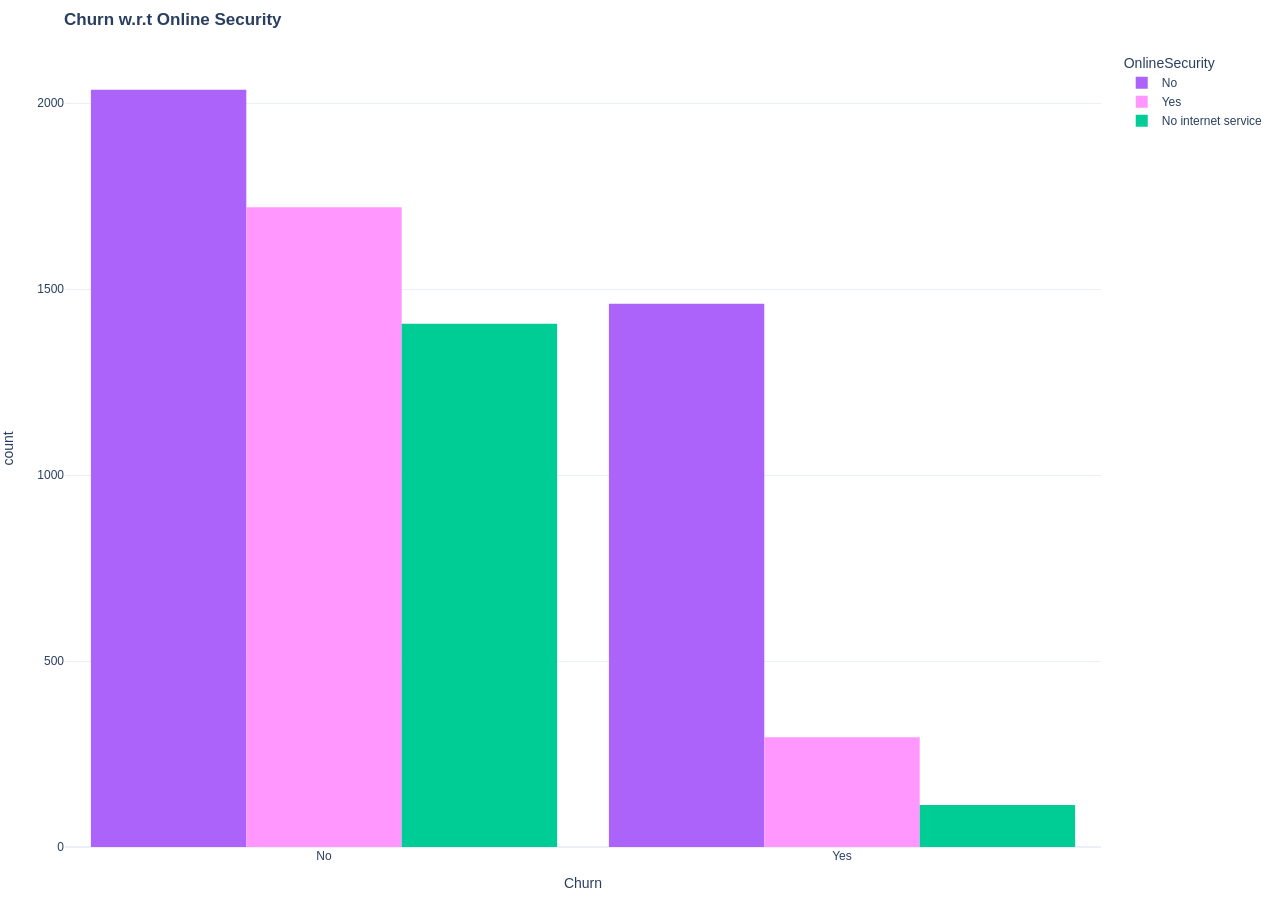
<file: website/assets/graphs/cell037_out01.html>
<!doctype html>
<html>
<head>
  <meta charset="utf-8" />
  <meta name="viewport" content="width=device-width, initial-scale=1" />
  <script src="https://cdn.plot.ly/plotly-2.35.2.min.js"></script>
  <style>
    html, body { margin: 0; width: 100%; height: 100%; overflow: hidden; background: #fff; }
    #plot { width: 100%; height: 100%; }
  </style>
</head>
<body>
  <div id="plot"></div>
  <script>
    const data = [{"alignmentgroup": "True", "bingroup": "x", "hovertemplate": "OnlineSecurity=No<br>Churn=%{x}<br>count=%{y}<extra></extra>", "legendgroup": "No", "marker": {"color": "#AB63FA", "pattern": {"shape": ""}}, "name": "No", "offsetgroup": "No", "orientation": "v", "showlegend": true, "type": "histogram", "x": ["No", "Yes", "Yes", "No", "Yes", "No", "Yes", "Yes", "No", "Yes", "No", "Yes", "Yes", "Yes", "No", "No", "Yes", "No", "Yes", "Yes", "No", "No", "No", "Yes", "No", "Yes", "Yes", "No", "No", "No", "No", "No", "Yes", "No", "No", "No", "No", "No", "Yes", "Yes", "No", "No", "No", "No", "No", "No", "Yes", "No", "No", "Yes", "No", "No", "No", "Yes", "No", "No", "No", "Yes", "Yes", "No", "No", "Yes", "Yes", "Yes", "No", "Yes", "No", "No", "No", "Yes", "No", "No", "No", "No", "Yes", "Yes", "Yes", "No", "Yes", "Yes", "No", "Yes", "No", "Yes", "Yes", "Yes", "No", "No", "No", "Yes", "No", "No", "No", "No", "No", "No", "Yes", "No", "Yes", "No", "No", "No", "No", "Yes", "Yes", "Yes", "No", "Yes", "No", "No", "Yes", "No", "No", "No", "No", "Yes", "Yes", "Yes", "No", "No", "Yes", "Yes", "Yes", "No", "Yes", "Yes", "No", "Yes", "Yes", "Yes", "No", "No", "No", "Yes", "No", "No", "Yes", "Yes", "Yes", "Yes", "No", "No", "No", "No", "No", "No", "Yes", "No", "No", "No", "Yes", "No", "No", "No", "Yes", "Yes", "No", "No", "No", "No", "No", "Yes", "No", "No", "No", "Yes", "Yes", "Yes", "Yes", "No", "Yes", "No", "No", "Yes", "No", "No", "No", "Yes", "Yes", "No", "No", "No", "No", "Yes", "No", "Yes", "No", "No", "No", "No", "Yes", "No", "No", "Yes", "Yes", "No", "Yes", "No", "No", "No", "No", "No", "No", "Yes", "No", "Yes", "No", "Yes", "No", "No", "No", "No", "No", "Yes", "Yes", "No", "No", "No", "No", "No", "No", "Yes", "No", "No", "No", "No", "Yes", "Yes", "No", "No", "Yes", "No", "No", "No", "No", "No", "Yes", "Yes", "No", "No", "No", "Yes", "Yes", "No", "Yes", "Yes", "No", "Yes", "Yes", "No", "No", "Yes", "No", "No", "No", "Yes", "No", "No", "No", "Yes", "Yes", "Yes", "No", "Yes", "Yes", "Yes", "No", "Yes", "No", "No", "No", "No", "Yes", "Yes", "No", "No", "No", "No", "Yes", "No", "No", "No", "No", "No", "Yes", "No", "Yes", "No", "Yes", "No", "No", "No", "No", "No", "Yes", "No", "No", "No", "Yes", "No", "No", "Yes", "Yes", "No", "No", "No", "No", "No", "No", "No", "Yes", "No", "No", "No", "No", "No", "No", "No", "No", "No", "No", "No", "Yes", "Yes", "Yes", "No", "Yes", "Yes", "Yes", "No", "Yes", "Yes", "No", "Yes", "No", "Yes", "Yes", "No", "Yes", "No", "No", "Yes", "No", "Yes", "No", "Yes", "Yes", "Yes", "No", "No", "Yes", "No", "No", "No", "No", "No", "No", "Yes", "No", "Yes", "No", "No", "No", "No", "No", "No", "No", "No", "No", "No", "No", "No", "No", "Yes", "Yes", "Yes", "No", "No", "Yes", "No", "No", "No", "No", "No", "No", "No", "No", "No", "Yes", "Yes", "Yes", "Yes", "No", "No", "No", "Yes", "Yes", "No", "Yes", "Yes", "No", "No", "Yes", "No", "No", "No", "Yes", "No", "Yes", "No", "Yes", "No", "No", "Yes", "Yes", "Yes", "No", "Yes", "No", "Yes", "No", "No", "No", "Yes", "Yes", "Yes", "No", "No", "Yes", "Yes", "Yes", "Yes", "Yes", "Yes", "Yes", "Yes", "Yes", "Yes", "No", "Yes", "No", "Yes", "No", "No", "No", "Yes", "No", "No", "Yes", "No", "Yes", "No", "No", "Yes", "Yes", "No", "No", "No", "Yes", "No", "Yes", "No", "No", "No", "Yes", "Yes", "No", "No", "No", "No", "Yes", "No", "No", "No", "No", "Yes", "No", "Yes", "Yes", "No", "No", "Yes", "No", "Yes", "Yes", "Yes", "No", "Yes", "No", "Yes", "No", "Yes", "Yes", "Yes", "No", "Yes", "Yes", "Yes", "No", "Yes", "Yes", "No", "No", "Yes", "Yes", "No", "No", "Yes", "Yes", "No", "No", "No", "No", "Yes", "Yes", "No", "No", "Yes", "No", "No", "Yes", "No", "Yes", "No", "No", "Yes", "No", "No", "Yes", "Yes", "Yes", "Yes", "Yes", "No", "Yes", "Yes", "Yes", "No", "Yes", "No", "No", "No", "No", "Yes", "Yes", "Yes", "Yes", "No", "No", "No", "No", "Yes", "No", "Yes", "No", "No", "No", "No", "Yes", "No", "No", "No", "No", "Yes", "No", "Yes", "Yes", "No", "Yes", "No", "No", "Yes", "No", "Yes", "Yes", "No", "No", "No", "No", "Yes", "Yes", "Yes", "No", "No", "Yes", "No", "No", "Yes", "Yes", "No", "No", "Yes", "No", "Yes", "No", "No", "No", "Yes", "No", "No", "No", "No", "No", "Yes", "No", "Yes", "No", "No", "Yes", "Yes", "Yes", "No", "Yes", "Yes", "Yes", "No", "No", "Yes", "Yes", "Yes", "No", "Yes", "No", "Yes", "Yes", "No", "Yes", "No", "No", "Yes", "Yes", "No", "Yes", "Yes", "No", "Yes", "No", "Yes", "No", "No", "Yes", "No", "No", "No", "Yes", "No", "No", "No", "No", "Yes", "No", "No", "Yes", "No", "Yes", "No", "Yes", "Yes", "Yes", "No", "Yes", "Yes", "Yes", "Yes", "No", "No", "Yes", "Yes", "No", "Yes", "Yes", "No", "Yes", "Yes", "No", "Yes", "No", "No", "Yes", "Yes", "Yes", "Yes", "Yes", "Yes", "No", "Yes", "No", "Yes", "No", "No", "No", "Yes", "Yes", "No", "No", "Yes", "No", "No", "Yes", "Yes", "No", "Yes", "Yes", "No", "Yes", "No", "Yes", "No", "Yes", "No", "No", "No", "No", "No", "Yes", "Yes", "No", "No", "Yes", "No", "Yes", "Yes", "No", "No", "Yes", "No", "No", "No", "No", "Yes", "No", "Yes", "No", "No", "Yes", "Yes", "No", "No", "Yes", "No", "Yes", "Yes", "No", "No", "Yes", "No", "No", "No", "No", "Yes", "Yes", "No", "No", "Yes", "Yes", "No", "No", "No", "No", "Yes", "No", "Yes", "No", "Yes", "No", "No", "No", "No", "No", "No", "Yes", "Yes", "No", "Yes", "No", "Yes", "No", "No", "Yes", "No", "Yes", "No", "No", "No", "Yes", "Yes", "Yes", "No", "Yes", "No", "No", "No", "No", "No", "Yes", "Yes", "No", "Yes", "Yes", "Yes", "No", "No", "No", "No", "No", "No", "Yes", "Yes", "No", "No", "Yes", "No", "Yes", "No", "Yes", "Yes", "No", "Yes", "No", "Yes", "No", "Yes", "Yes", "No", "No", "No", "Yes", "No", "No", "No", "No", "Yes", "No", "Yes", "Yes", "No", "Yes", "Yes", "Yes", "No", "No", "Yes", "Yes", "Yes", "No", "No", "Yes", "Yes", "No", "No", "No", "Yes", "No", "Yes", "No", "Yes", "No", "Yes", "No", "Yes", "No", "No", "No", "Yes", "No", "No", "No", "No", "No", "No", "No", "No", "No", "No", "No", "No", "Yes", "Yes", "No", "Yes", "No", "No", "Yes", "No", "Yes", "Yes", "No", "No", "Yes", "No", "No", "No", "No", "No", "No", "No", "No", "Yes", "Yes", "No", "No", "No", "Yes", "Yes", "No", "Yes", "Yes", "No", "No", "No", "Yes", "Yes", "Yes", "No", "No", "No", "No", "No", "No", "No", "Yes", "Yes", "Yes", "No", "No", "No", "Yes", "Yes", "No", "Yes", "No", "No", "Yes", "Yes", "Yes", "Yes", "Yes", "Yes", "Yes", "No", "No", "No", "Yes", "No", "No", "No", "Yes", "Yes", "Yes", "No", "No", "Yes", "No", "No", "Yes", "Yes", "No", "No", "Yes", "No", "No", "No", "No", "No", "Yes", "Yes", "No", "No", "No", "No", "Yes", "Yes", "No", "No", "No", "No", "Yes", "No", "No", "Yes", "Yes", "No", "No", "Yes", "Yes", "No", "No", "No", "No", "No", "No", "No", "Yes", "No", "Yes", "Yes", "No", "No", "No", "Yes", "Yes", "Yes", "No", "Yes", "Yes", "No", "No", "Yes", "Yes", "No", "Yes", "Yes", "No", "Yes", "Yes", "Yes", "Yes", "Yes", "Yes", "Yes", "No", "No", "Yes", "Yes", "Yes", "No", "Yes", "No", "No", "No", "Yes", "No", "No", "Yes", "Yes", "No", "No", "No", "No", "Yes", "No", "No", "Yes", "Yes", "No", "No", "Yes", "No", "No", "No", "No", "No", "Yes", "No", "Yes", "Yes", "Yes", "No", "No", "No", "Yes", "No", "No", "No", "No", "No", "Yes", "Yes", "No", "No", "No", "Yes", "No", "No", "No", "Yes", "No", "Yes", "Yes", "No", "No", "Yes", "No", "No", "No", "No", "No", "No", "No", "Yes", "Yes", "No", "Yes", "No", "Yes", "Yes", "Yes", "No", "No", "No", "Yes", "No", "No", "No", "No", "Yes", "No", "No", "Yes", "Yes", "No", "No", "No", "Yes", "No", "Yes", "Yes", "Yes", "No", "Yes", "No", "No", "Yes", "Yes", "No", "No", "No", "Yes", "No", "No", "No", "No", "No", "No", "No", "No", "No", "Yes", "No", "Yes", "Yes", "Yes", "Yes", "No", "No", "Yes", "No", "Yes", "No", "Yes", "Yes", "Yes", "No", "Yes", "No", "Yes", "Yes", "No", "Yes", "Yes", "No", "Yes", "No", "No", "No", "No", "No", "No", "No", "No", "No", "No", "Yes", "Yes", "No", "No", "No", "No", "No", "No", "Yes", "Yes", "Yes", "No", "No", "No", "No", "No", "No", "Yes", "No", "No", "No", "Yes", "Yes", "No", "No", "Yes", "Yes", "No", "No", "No", "No", "No", "No", "No", "No", "No", "No", "No", "Yes", "No", "No", "No", "Yes", "Yes", "Yes", "No", "No", "Yes", "Yes", "No", "No", "No", "No", "No", "No", "No", "Yes", "Yes", "Yes", "No", "No", "Yes", "Yes", "Yes", "No", "Yes", "No", "Yes", "No", "Yes", "No", "No", "Yes", "Yes", "No", "Yes", "Yes", "No", "No", "Yes", "No", "Yes", "No", "Yes", "No", "No", "Yes", "No", "No", "Yes", "Yes", "Yes", "Yes", "No", "No", "Yes", "No", "Yes", "Yes", "No", "No", "No", "No", "No", "No", "No", "No", "Yes", "Yes", "Yes", "Yes", "No", "Yes", "Yes", "No", "Yes", "Yes", "No", "No", "No", "Yes", "No", "No", "No", "No", "No", "No", "No", "No", "No", "No", "Yes", "Yes", "Yes", "Yes", "No", "Yes", "Yes", "Yes", "No", "No", "No", "Yes", "Yes", "No", "Yes", "Yes", "No", "Yes", "Yes", "Yes", "No", "Yes", "No", "Yes", "Yes", "No", "Yes", "No", "No", "Yes", "Yes", "Yes", "No", "Yes", "No", "Yes", "Yes", "No", "No", "No", "Yes", "No", "Yes", "Yes", "No", "Yes", "No", "No", "Yes", "Yes", "No", "Yes", "Yes", "No", "No", "No", "No", "No", "No", "Yes", "Yes", "No", "Yes", "Yes", "No", "No", "Yes", "Yes", "No", "No", "No", "Yes", "No", "No", "Yes", "No", "Yes", "No", "Yes", "No", "No", "No", "Yes", "Yes", "Yes", "No", "Yes", "Yes", "No", "No", "Yes", "Yes", "Yes", "No", "No", "Yes", "Yes", "No", "No", "No", "No", "No", "No", "No", "No", "No", "No", "Yes", "Yes", "No", "No", "No", "No", "Yes", "No", "Yes", "Yes", "Yes", "Yes", "No", "Yes", "No", "No", "Yes", "Yes", "Yes", "Yes", "Yes", "No", "Yes", "No", "No", "Yes", "No", "Yes", "No", "No", "No", "No", "Yes", "Yes", "No", "No", "No", "No", "No", "No", "No", "Yes", "Yes", "No", "No", "Yes", "Yes", "Yes", "Yes", "No", "No", "No", "Yes", "Yes", "No", "No", "Yes", "Yes", "No", "No", "No", "No", "Yes", "No", "No", "No", "Yes", "No", "Yes", "Yes", "Yes", "Yes", "Yes", "No", "No", "Yes", "Yes", "Yes", "Yes", "Yes", "Yes", "Yes", "No", "Yes", "No", "Yes", "Yes", "Yes", "No", "No", "Yes", "No", "Yes", "No", "No", "Yes", "Yes", "No", "Yes", "No", "No", "No", "No", "No", "Yes", "No", "Yes", "Yes", "No", "Yes", "Yes", "No", "Yes", "Yes", "Yes", "No", "No", "No", "No", "Yes", "No", "No", "No", "Yes", "No", "No", "Yes", "No", "No", "Yes", "Yes", "No", "Yes", "No", "No", "No", "Yes", "Yes", "No", "Yes", "Yes", "No", "Yes", "No", "Yes", "Yes", "No", "No", "No", "Yes", "Yes", "No", "No", "No", "No", "No", "No", "No", "Yes", "No", "Yes", "No", "Yes", "No", "Yes", "No", "No", "No", "Yes", "No", "Yes", "No", "Yes", "No", "No", "No", "Yes", "No", "No", "No", "Yes", "No", "No", "No", "No", "Yes", "No", "No", "Yes", "No", "No", "No", "No", "Yes", "Yes", "No", "Yes", "No", "No", "No", "No", "No", "Yes", "Yes", "No", "No", "Yes", "No", "Yes", "Yes", "No", "Yes", "No", "No", "No", "No", "Yes", "Yes", "No", "No", "No", "Yes", "No", "Yes", "Yes", "Yes", "No", "No", "No", "No", "Yes", "No", "No", "Yes", "Yes", "No", "Yes", "Yes", "No", "No", "No", "Yes", "Yes", "Yes", "No", "Yes", "Yes", "No", "Yes", "No", "No", "No", "Yes", "Yes", "Yes", "Yes", "No", "No", "Yes", "Yes", "Yes", "No", "No", "No", "No", "No", "Yes", "Yes", "Yes", "Yes", "Yes", "No", "No", "No", "No", "No", "Yes", "Yes", "Yes", "Yes", "No", "Yes", "No", "No", "Yes", "No", "Yes", "No", "Yes", "No", "No", "Yes", "Yes", "No", "No", "No", "Yes", "No", "No", "No", "No", "No", "No", "Yes", "Yes", "No", "Yes", "No", "No", "Yes", "No", "No", "Yes", "No", "Yes", "No", "No", "No", "Yes", "No", "Yes", "No", "No", "No", "Yes", "Yes", "No", "No", "No", "No", "No", "No", "Yes", "No", "Yes", "Yes", "Yes", "Yes", "No", "No", "Yes", "No", "No", "No", "Yes", "Yes", "No", "Yes", "Yes", "No", "Yes", "No", "No", "Yes", "Yes", "No", "Yes", "No", "Yes", "No", "No", "No", "No", "Yes", "No", "Yes", "No", "No", "Yes", "No", "No", "Yes", "Yes", "No", "Yes", "No", "No", "Yes", "Yes", "No", "No", "Yes", "No", "Yes", "No", "No", "No", "Yes", "Yes", "No", "No", "Yes", "No", "No", "No", "No", "No", "Yes", "No", "Yes", "No", "No", "No", "No", "No", "Yes", "No", "No", "No", "No", "No", "Yes", "No", "No", "Yes", "No", "Yes", "Yes", "Yes", "Yes", "No", "Yes", "Yes", "Yes", "No", "Yes", "Yes", "No", "Yes", "Yes", "No", "No", "No", "Yes", "No", "No", "No", "No", "Yes", "No", "Yes", "No", "Yes", "Yes", "Yes", "Yes", "No", "No", "No", "Yes", "No", "No", "No", "Yes", "Yes", "No", "No", "Yes", "No", "Yes", "Yes", "No", "Yes", "No", "No", "Yes", "No", "Yes", "Yes", "No", "Yes", "No", "No", "No", "No", "No", "Yes", "Yes", "No", "No", "No", "Yes", "No", "No", "Yes", "No", "Yes", "Yes", "No", "Yes", "No", "Yes", "No", "No", "Yes", "Yes", "No", "No", "Yes", "Yes", "No", "No", "No", "Yes", "No", "Yes", "No", "Yes", "Yes", "No", "No", "No", "No", "No", "No", "No", "No", "No", "Yes", "No", "Yes", "No", "Yes", "No", "No", "Yes", "No", "Yes", "No", "No", "No", "No", "Yes", "Yes", "Yes", "No", "No", "No", "Yes", "Yes", "No", "Yes", "No", "Yes", "Yes", "Yes", "No", "No", "Yes", "Yes", "No", "No", "No", "No", "Yes", "Yes", "No", "Yes", "No", "No", "Yes", "No", "Yes", "No", "No", "Yes", "No", "Yes", "No", "No", "No", "Yes", "No", "No", "Yes", "Yes", "No", "Yes", "No", "Yes", "Yes", "No", "Yes", "Yes", "No", "Yes", "No", "No", "No", "Yes", "No", "No", "Yes", "No", "Yes", "Yes", "No", "No", "No", "No", "No", "No", "No", "No", "Yes", "No", "No", "No", "No", "Yes", "No", "Yes", "Yes", "Yes", "No", "Yes", "Yes", "No", "No", "Yes", "No", "Yes", "Yes", "Yes", "No", "Yes", "Yes", "No", "No", "No", "No", "No", "No", "No", "Yes", "Yes", "No", "No", "No", "Yes", "No", "No", "Yes", "No", "No", "Yes", "No", "No", "Yes", "No", "Yes", "No", "Yes", "Yes", "Yes", "No", "No", "Yes", "No", "No", "No", "No", "No", "Yes", "No", "Yes", "No", "No", "Yes", "No", "Yes", "No", "Yes", "No", "Yes", "No", "No", "Yes", "No", "No", "No", "No", "Yes", "Yes", "Yes", "Yes", "No", "No", "No", "No", "Yes", "Yes", "Yes", "Yes", "No", "Yes", "No", "No", "No", "No", "Yes", "No", "No", "No", "No", "Yes", "No", "Yes", "Yes", "No", "No", "No", "No", "Yes", "Yes", "Yes", "Yes", "Yes", "No", "Yes", "No", "No", "Yes", "No", "No", "Yes", "Yes", "No", "No", "No", "Yes", "Yes", "No", "No", "Yes", "No", "No", "No", "No", "No", "Yes", "Yes", "No", "No", "No", "Yes", "No", "No", "No", "No", "No", "No", "Yes", "Yes", "No", "No", "Yes", "No", "Yes", "No", "Yes", "No", "Yes", "Yes", "No", "No", "No", "Yes", "No", "Yes", "No", "Yes", "No", "No", "No", "Yes", "No", "No", "Yes", "No", "No", "No", "No", "No", "Yes", "No", "Yes", "Yes", "No", "Yes", "No", "Yes", "Yes", "Yes", "Yes", "No", "No", "Yes", "Yes", "No", "Yes", "No", "No", "No", "No", "No", "Yes", "Yes", "No", "No", "No", "No", "Yes", "No", "No", "Yes", "No", "Yes", "No", "No", "No", "No", "No", "Yes", "Yes", "No", "Yes", "No", "No", "Yes", "Yes", "No", "No", "Yes", "Yes", "No", "Yes", "Yes", "No", "Yes", "No", "Yes", "Yes", "No", "No", "Yes", "No", "Yes", "No", "No", "Yes", "No", "No", "No", "No", "No", "No", "No", "No", "Yes", "No", "No", "Yes", "No", "No", "Yes", "No", "No", "No", "No", "No", "No", "No", "No", "Yes", "No", "No", "Yes", "No", "No", "Yes", "No", "No", "Yes", "Yes", "No", "Yes", "No", "No", "No", "Yes", "No", "No", "No", "Yes", "No", "No", "No", "Yes", "Yes", "Yes", "No", "No", "Yes", "Yes", "Yes", "Yes", "Yes", "No", "Yes", "No", "Yes", "No", "Yes", "No", "No", "Yes", "No", "No", "No", "Yes", "No", "No", "Yes", "No", "No", "Yes", "Yes", "No", "No", "No", "Yes", "No", "No", "No", "Yes", "Yes", "Yes", "No", "Yes", "Yes", "No", "No", "Yes", "No", "Yes", "No", "Yes", "No", "Yes", "No", "No", "No", "No", "No", "Yes", "No", "No", "Yes", "No", "Yes", "No", "No", "Yes", "No", "Yes", "Yes", "Yes", "No", "Yes", "Yes", "No", "No", "No", "Yes", "Yes", "No", "No", "Yes", "No", "Yes", "No", "Yes", "Yes", "No", "Yes", "No", "No", "Yes", "No", "No", "Yes", "No", "No", "No", "No", "Yes", "No", "No", "No", "No", "No", "Yes", "No", "No", "No", "No", "No", "Yes", "No", "No", "Yes", "Yes", "Yes", "Yes", "Yes", "No", "Yes", "No", "No", "No", "Yes", "No", "Yes", "No", "No", "No", "Yes", "Yes", "Yes", "No", "Yes", "Yes", "No", "Yes", "Yes", "Yes", "Yes", "No", "No", "Yes", "Yes", "No", "Yes", "No", "No", "Yes", "No", "No", "Yes", "Yes", "Yes", "Yes", "No", "No", "No", "Yes", "Yes", "No", "No", "Yes", "Yes", "No", "No", "No", "No", "No", "No", "No", "Yes", "No", "Yes", "Yes", "No", "No", "No", "No", "Yes", "Yes", "Yes", "No", "No", "No", "No", "No", "No", "No", "No", "Yes", "No", "Yes", "Yes", "No", "Yes", "Yes", "No", "No", "No", "No", "Yes", "No", "No", "No", "No", "Yes", "No", "No", "Yes", "Yes", "Yes", "No", "No", "No", "No", "Yes", "No", "No", "No", "No", "Yes", "Yes", "No", "No", "Yes", "Yes", "Yes", "No", "No", "No", "No", "No", "No", "No", "No", "No", "No", "No", "Yes", "Yes", "No", "No", "Yes", "Yes", "No", "Yes", "Yes", "Yes", "No", "No", "No", "No", "Yes", "No", "No", "No", "No", "No", "No", "Yes", "Yes", "Yes", "No", "Yes", "Yes", "No", "No", "No", "No", "No", "Yes", "No", "Yes", "Yes", "No", "No", "No", "No", "No", "No", "Yes", "No", "No", "Yes", "Yes", "No", "Yes", "No", "No", "Yes", "Yes", "Yes", "No", "No", "No", "No", "No", "No", "Yes", "No", "Yes", "Yes", "No", "Yes", "No", "Yes", "No", "Yes", "No", "No", "No", "Yes", "Yes", "Yes", "No", "No", "Yes", "No", "Yes", "No", "Yes", "No", "Yes", "No", "No", "No", "Yes", "Yes", "Yes", "Yes", "No", "No", "Yes", "Yes", "Yes", "Yes", "No", "No", "No", "Yes", "Yes", "Yes", "No", "No", "No", "Yes", "Yes", "No", "Yes", "Yes", "Yes", "No", "Yes", "No", "No", "No", "Yes", "No", "No", "Yes", "No", "Yes", "Yes", "No", "No", "Yes", "Yes", "No", "No", "Yes", "No", "No", "No", "Yes", "No", "No", "Yes", "Yes", "Yes", "No", "Yes", "Yes", "Yes", "No", "No", "No", "No", "No", "No", "Yes", "Yes", "Yes", "No", "No", "Yes", "No", "Yes", "No", "No", "No", "No", "No", "Yes", "Yes", "No", "No", "Yes", "Yes", "Yes", "No", "No", "No", "Yes", "Yes", "Yes", "Yes", "Yes", "No", "Yes", "Yes", "No", "Yes", "No", "No", "Yes", "No", "Yes", "No", "No", "No", "No", "Yes", "Yes", "Yes", "No", "No", "Yes", "Yes", "Yes", "Yes", "No", "No", "No", "No", "Yes", "No", "Yes", "No", "No", "Yes", "Yes", "Yes", "Yes", "No", "Yes", "Yes", "Yes", "No", "Yes", "Yes", "Yes", "No", "No", "No", "No", "Yes", "Yes", "No", "No", "No", "Yes", "Yes", "No", "No", "No", "Yes", "No", "No", "Yes", "No", "Yes", "Yes", "Yes", "No", "No", "Yes", "No", "Yes", "No", "No", "No", "Yes", "No", "Yes", "No", "No", "No", "No", "No", "No", "Yes", "No", "No", "Yes", "No", "No", "No", "No", "Yes", "Yes", "No", "No", "No", "No", "Yes", "No", "No", "No", "Yes", "Yes", "No", "Yes", "No", "No", "Yes", "No", "Yes", "No", "Yes", "No", "Yes", "No", "No", "Yes", "Yes", "No", "No", "No", "No", "No", "No", "No", "No", "No", "Yes", "Yes", "Yes", "No", "No", "No", "No", "No", "Yes", "Yes", "No", "No", "No", "Yes", "No", "No", "Yes", "No", "Yes", "Yes", "No", "Yes", "No", "No", "No", "Yes", "Yes", "No", "Yes", "Yes", "No", "No", "No", "Yes", "No", "No", "Yes", "No", "No", "Yes", "Yes", "No", "No", "Yes", "Yes", "No", "Yes", "No", "No", "Yes", "Yes", "Yes", "Yes", "Yes", "Yes", "No", "Yes", "Yes", "No", "No", "Yes", "No", "No", "No", "Yes", "No", "No", "No", "Yes", "No", "No", "No", "No", "Yes", "Yes", "Yes", "Yes", "No", "Yes", "No", "No", "No", "Yes", "Yes", "No", "No", "No", "No", "Yes", "Yes", "No", "No", "No", "No", "Yes", "Yes", "Yes", "Yes", "No", "Yes", "No", "No", "Yes", "No", "No", "Yes", "No", "No", "No", "No", "Yes", "No", "No", "Yes", "Yes", "No", "No", "Yes", "No", "No", "Yes", "No", "Yes", "No", "Yes", "Yes", "Yes", "Yes", "Yes", "Yes", "No", "No", "Yes", "Yes", "No", "No", "No", "No", "No", "No", "Yes", "Yes", "Yes", "No", "No", "Yes", "No", "No", "Yes", "No", "Yes", "No", "Yes", "Yes", "Yes", "No", "No", "Yes", "No", "No", "No", "No", "No", "No", "No", "No", "No", "No", "Yes", "Yes", "No", "Yes", "No", "No", "No", "Yes", "Yes", "No", "No", "Yes", "Yes", "No", "No", "No", "No", "Yes", "Yes", "Yes", "No", "Yes", "Yes", "Yes", "Yes", "Yes", "No", "No", "No", "Yes", "No", "No", "No", "No", "Yes", "Yes", "Yes", "No", "Yes", "No", "No", "No", "Yes", "No", "Yes", "No", "Yes", "No", "Yes", "No", "Yes", "No", "Yes", "Yes", "No", "Yes", "No", "No", "Yes", "Yes", "No", "No", "No", "No", "No", "No", "Yes", "Yes", "No", "No", "No", "No", "No", "Yes", "Yes", "No", "No", "Yes", "No", "No", "No", "No", "No", "Yes", "No", "Yes", "No", "No", "No", "No", "Yes", "No", "Yes", "No", "No", "Yes", "No", "Yes", "No", "No", "Yes", "No", "No", "No", "No", "No", "No", "Yes", "No", "No", "No", "Yes", "No", "No", "Yes", "No", "Yes", "No", "No", "Yes", "No", "No", "No", "Yes", "No", "Yes", "Yes", "No", "Yes", "Yes", "Yes", "No", "Yes", "No", "No", "No", "No", "Yes", "No", "No", "Yes", "No", "No", "No", "No", "Yes", "No", "Yes", "No", "No", "Yes", "No", "Yes", "Yes", "No", "Yes", "No", "No", "Yes", "Yes", "Yes", "No", "No", "No", "Yes", "No", "Yes", "No", "No", "No", "No", "Yes", "No", "Yes", "No", "No", "Yes", "No", "Yes", "No", "Yes", "Yes", "No", "No", "Yes", "No", "Yes", "No", "No", "Yes", "Yes", "Yes", "Yes", "No", "No", "Yes", "Yes", "No", "Yes", "No", "Yes", "Yes", "Yes", "Yes", "Yes", "No", "No", "Yes", "No", "Yes", "No", "Yes", "Yes", "No", "Yes", "Yes", "No", "Yes", "No", "Yes", "No", "No", "No", "Yes", "Yes", "No", "No", "No", "No", "No", "Yes", "Yes", "No", "Yes", "Yes", "Yes", "No", "No", "No", "No", "Yes", "Yes", "Yes", "Yes", "No", "Yes", "No", "Yes", "Yes", "Yes", "Yes", "Yes", "Yes", "No", "No", "No", "Yes", "Yes", "No", "No", "No", "No", "Yes", "Yes", "Yes", "No", "No", "No", "No", "No", "Yes", "No", "No", "No", "No", "No", "Yes", "Yes", "No", "No", "No", "No", "Yes", "No", "No", "No", "No", "No", "No", "No", "No", "Yes", "No", "No", "Yes", "No", "No", "No", "No", "No", "No", "Yes", "Yes", "Yes", "No", "No", "Yes", "No", "No", "No", "Yes", "No", "No", "Yes", "Yes", "Yes", "Yes", "No", "No", "Yes", "No", "Yes", "No", "Yes", "Yes", "No", "No", "No", "Yes", "No", "No", "Yes", "No", "No", "No", "No", "Yes", "Yes", "Yes", "No", "Yes", "No", "Yes", "Yes", "Yes", "No", "Yes", "No", "No", "No", "Yes", "No", "Yes", "Yes", "No", "No", "Yes", "No", "No", "No", "No", "No", "Yes", "No", "Yes", "Yes", "Yes", "Yes", "Yes", "Yes", "Yes", "Yes", "No", "No", "No", "Yes", "Yes", "No", "Yes", "Yes", "Yes", "No", "No", "No", "Yes", "No", "Yes", "No", "No", "Yes", "No", "No", "No", "No", "No", "Yes", "Yes", "No", "No", "Yes", "No", "No", "No", "No", "Yes", "Yes", "No", "Yes", "No", "Yes", "No", "No", "Yes", "No", "No", "Yes", "No", "No", "No", "Yes", "Yes", "No", "No", "No", "No", "Yes", "No", "No", "Yes", "Yes", "Yes", "Yes", "Yes", "No", "No", "No", "No", "Yes", "No", "No", "No", "Yes", "No", "Yes", "No", "Yes", "Yes", "No", "No", "Yes", "No", "No", "No", "Yes", "Yes", "Yes", "Yes", "No", "No", "No", "No", "Yes", "Yes", "No", "No", "No", "Yes", "No", "No", "No", "Yes", "No", "No", "No", "No", "Yes"], "xaxis": "x", "yaxis": "y"}, {"alignmentgroup": "True", "bingroup": "x", "hovertemplate": "OnlineSecurity=Yes<br>Churn=%{x}<br>count=%{y}<extra></extra>", "legendgroup": "Yes", "marker": {"color": "#FF97FF", "pattern": {"shape": ""}}, "name": "Yes", "offsetgroup": "Yes", "orientation": "v", "showlegend": true, "type": "histogram", "x": ["No", "Yes", "No", "No", "No", "No", "No", "No", "No", "No", "No", "No", "No", "No", "No", "No", "No", "No", "No", "No", "Yes", "No", "No", "No", "No", "No", "No", "No", "No", "No", "No", "No", "No", "No", "No", "Yes", "No", "No", "No", "Yes", "No", "No", "No", "Yes", "No", "No", "No", "Yes", "No", "No", "Yes", "No", "No", "No", "No", "No", "No", "Yes", "No", "No", "Yes", "No", "No", "No", "No", "No", "No", "No", "Yes", "No", "No", "No", "No", "No", "No", "No", "No", "Yes", "No", "No", "No", "Yes", "No", "No", "No", "No", "No", "No", "No", "No", "No", "No", "No", "No", "No", "No", "Yes", "No", "No", "No", "No", "Yes", "Yes", "No", "No", "No", "No", "No", "No", "No", "Yes", "No", "Yes", "No", "No", "No", "No", "No", "No", "No", "No", "No", "No", "No", "No", "No", "No", "No", "No", "No", "No", "No", "No", "No", "No", "No", "No", "No", "Yes", "Yes", "No", "Yes", "No", "No", "No", "No", "No", "No", "No", "No", "No", "Yes", "No", "No", "No", "No", "Yes", "No", "No", "No", "No", "No", "No", "No", "No", "No", "No", "No", "No", "Yes", "No", "No", "No", "No", "No", "No", "Yes", "No", "No", "No", "No", "No", "Yes", "Yes", "No", "No", "No", "No", "No", "No", "No", "Yes", "No", "No", "No", "No", "No", "Yes", "No", "No", "Yes", "No", "No", "No", "Yes", "No", "No", "No", "No", "No", "Yes", "No", "No", "No", "No", "No", "No", "No", "No", "Yes", "No", "No", "No", "No", "Yes", "No", "No", "No", "No", "No", "No", "No", "No", "Yes", "No", "No", "No", "Yes", "No", "No", "No", "No", "No", "No", "No", "No", "No", "No", "No", "No", "No", "No", "No", "No", "No", "No", "Yes", "No", "No", "Yes", "No", "No", "No", "Yes", "No", "No", "No", "Yes", "No", "Yes", "No", "No", "No", "No", "No", "No", "No", "No", "No", "Yes", "No", "No", "No", "No", "No", "No", "No", "No", "No", "Yes", "No", "No", "Yes", "No", "No", "No", "Yes", "No", "No", "No", "No", "No", "No", "No", "Yes", "No", "No", "Yes", "No", "No", "Yes", "No", "No", "No", "Yes", "No", "No", "Yes", "No", "No", "No", "No", "No", "No", "No", "Yes", "No", "No", "No", "No", "No", "No", "Yes", "No", "No", "No", "No", "No", "No", "No", "No", "No", "No", "No", "No", "No", "No", "No", "No", "No", "No", "No", "No", "No", "No", "No", "No", "No", "No", "No", "No", "No", "No", "No", "No", "No", "No", "No", "No", "No", "Yes", "No", "No", "No", "No", "No", "No", "No", "No", "No", "No", "No", "Yes", "No", "No", "No", "No", "Yes", "No", "No", "No", "No", "No", "No", "No", "No", "No", "No", "No", "No", "No", "No", "No", "No", "No", "No", "No", "No", "No", "No", "No", "No", "No", "No", "No", "No", "No", "No", "No", "No", "No", "No", "No", "No", "No", "No", "No", "Yes", "No", "No", "No", "No", "No", "No", "No", "No", "No", "No", "No", "Yes", "No", "Yes", "No", "No", "No", "Yes", "No", "No", "No", "No", "No", "No", "No", "No", "Yes", "No", "No", "No", "No", "No", "No", "No", "No", "No", "Yes", "No", "No", "Yes", "No", "No", "No", "No", "Yes", "No", "No", "No", "Yes", "No", "No", "No", "No", "No", "No", "No", "Yes", "No", "Yes", "No", "No", "No", "No", "No", "No", "No", "No", "No", "No", "No", "Yes", "No", "No", "No", "No", "No", "No", "No", "No", "Yes", "No", "No", "No", "No", "No", "No", "No", "Yes", "No", "No", "No", "Yes", "No", "Yes", "No", "No", "No", "No", "No", "No", "No", "No", "Yes", "No", "No", "No", "No", "No", "No", "No", "No", "No", "No", "No", "Yes", "No", "No", "No", "No", "No", "No", "No", "No", "Yes", "Yes", "No", "No", "No", "Yes", "No", "No", "No", "No", "No", "Yes", "No", "No", "No", "Yes", "No", "No", "No", "No", "No", "No", "No", "Yes", "No", "No", "No", "No", "Yes", "Yes", "Yes", "No", "No", "No", "Yes", "No", "No", "Yes", "No", "No", "No", "No", "No", "No", "Yes", "No", "Yes", "No", "No", "No", "No", "No", "No", "No", "No", "No", "No", "No", "No", "Yes", "No", "No", "No", "No", "Yes", "No", "No", "No", "No", "No", "No", "No", "No", "No", "No", "No", "No", "Yes", "Yes", "No", "No", "No", "No", "No", "No", "Yes", "No", "No", "No", "Yes", "No", "No", "Yes", "No", "No", "No", "Yes", "No", "Yes", "No", "No", "No", "No", "No", "No", "No", "No", "No", "No", "No", "No", "No", "No", "No", "No", "No", "No", "No", "No", "No", "No", "No", "No", "No", "No", "No", "No", "Yes", "No", "No", "No", "No", "No", "No", "No", "Yes", "No", "No", "No", "No", "No", "Yes", "No", "No", "No", "Yes", "No", "No", "No", "No", "No", "No", "No", "Yes", "No", "No", "Yes", "No", "No", "Yes", "No", "No", "No", "No", "No", "Yes", "No", "No", "No", "No", "No", "No", "Yes", "No", "No", "No", "No", "No", "No", "No", "Yes", "No", "No", "No", "No", "No", "No", "No", "No", "Yes", "Yes", "No", "No", "No", "No", "No", "No", "No", "No", "No", "No", "Yes", "No", "No", "No", "No", "No", "No", "No", "No", "No", "No", "No", "No", "Yes", "No", "Yes", "No", "No", "Yes", "No", "No", "No", "No", "No", "No", "No", "Yes", "No", "No", "No", "No", "No", "No", "No", "No", "No", "Yes", "No", "No", "No", "No", "No", "No", "No", "Yes", "Yes", "No", "No", "No", "No", "Yes", "No", "No", "No", "No", "No", "No", "No", "No", "No", "Yes", "No", "Yes", "No", "No", "No", "No", "No", "Yes", "No", "No", "No", "No", "No", "No", "No", "No", "No", "No", "No", "No", "Yes", "Yes", "No", "No", "No", "No", "Yes", "No", "No", "No", "No", "Yes", "No", "No", "No", "No", "No", "No", "No", "No", "No", "No", "No", "Yes", "No", "No", "No", "No", "No", "Yes", "No", "No", "No", "No", "No", "No", "No", "No", "No", "No", "No", "No", "Yes", "No", "No", "No", "No", "No", "No", "No", "No", "No", "No", "No", "No", "No", "Yes", "No", "No", "No", "No", "No", "Yes", "No", "No", "No", "No", "No", "No", "No", "No", "No", "No", "No", "No", "No", "No", "No", "Yes", "No", "Yes", "No", "No", "No", "No", "No", "No", "No", "No", "No", "Yes", "No", "Yes", "No", "No", "No", "No", "No", "No", "Yes", "No", "No", "No", "No", "No", "No", "No", "No", "No", "No", "No", "Yes", "No", "No", "No", "No", "No", "Yes", "Yes", "No", "No", "No", "Yes", "No", "No", "No", "No", "No", "No", "No", "No", "No", "No", "No", "No", "No", "No", "No", "No", "No", "No", "No", "Yes", "Yes", "No", "No", "No", "No", "No", "No", "No", "No", "No", "No", "No", "No", "No", "No", "No", "No", "No", "No", "No", "No", "Yes", "No", "No", "No", "No", "No", "No", "Yes", "No", "No", "Yes", "No", "No", "No", "No", "No", "No", "No", "No", "No", "No", "No", "No", "No", "No", "No", "No", "Yes", "Yes", "Yes", "No", "No", "No", "No", "No", "No", "No", "No", "Yes", "No", "No", "No", "No", "No", "No", "No", "No", "No", "No", "No", "Yes", "No", "Yes", "No", "No", "No", "No", "No", "No", "No", "No", "No", "No", "No", "No", "No", "Yes", "No", "No", "No", "No", "No", "Yes", "No", "Yes", "Yes", "Yes", "No", "Yes", "No", "No", "No", "No", "No", "No", "No", "No", "Yes", "Yes", "Yes", "Yes", "No", "No", "No", "No", "No", "Yes", "No", "No", "No", "No", "No", "No", "No", "No", "No", "No", "Yes", "No", "No", "No", "No", "No", "No", "No", "No", "Yes", "Yes", "No", "No", "No", "No", "No", "No", "No", "No", "No", "No", "No", "No", "No", "No", "No", "No", "Yes", "No", "No", "No", "No", "No", "No", "No", "No", "No", "No", "No", "No", "No", "No", "No", "No", "No", "No", "No", "No", "No", "No", "No", "No", "No", "No", "Yes", "No", "No", "Yes", "No", "Yes", "No", "No", "No", "No", "No", "No", "No", "No", "No", "No", "No", "No", "No", "No", "No", "No", "No", "No", "No", "No", "No", "No", "No", "No", "No", "No", "No", "No", "Yes", "No", "No", "No", "No", "No", "No", "No", "No", "No", "Yes", "No", "No", "No", "Yes", "No", "No", "No", "No", "No", "Yes", "Yes", "Yes", "No", "Yes", "No", "Yes", "No", "No", "No", "No", "No", "No", "No", "Yes", "No", "No", "No", "No", "No", "No", "No", "No", "Yes", "No", "No", "No", "No", "No", "No", "Yes", "No", "No", "No", "No", "No", "No", "No", "No", "No", "Yes", "No", "No", "No", "No", "No", "No", "Yes", "No", "No", "No", "No", "No", "Yes", "No", "No", "No", "No", "No", "No", "No", "No", "No", "No", "No", "Yes", "No", "Yes", "No", "No", "No", "No", "Yes", "No", "No", "Yes", "Yes", "No", "Yes", "No", "No", "No", "Yes", "No", "No", "Yes", "No", "No", "No", "No", "No", "Yes", "No", "No", "No", "No", "No", "No", "No", "No", "No", "Yes", "No", "No", "No", "No", "No", "No", "No", "Yes", "No", "Yes", "No", "No", "No", "No", "No", "No", "Yes", "No", "No", "No", "No", "No", "No", "Yes", "No", "No", "No", "No", "No", "No", "No", "No", "No", "No", "No", "No", "No", "No", "Yes", "No", "No", "No", "Yes", "No", "No", "No", "No", "No", "No", "No", "No", "No", "No", "No", "No", "No", "No", "No", "No", "No", "Yes", "No", "No", "No", "No", "No", "No", "No", "Yes", "No", "No", "No", "No", "No", "No", "No", "No", "Yes", "Yes", "Yes", "No", "No", "No", "No", "No", "No", "No", "No", "No", "Yes", "No", "Yes", "No", "No", "No", "No", "No", "No", "No", "No", "No", "No", "No", "No", "Yes", "No", "No", "No", "No", "No", "No", "No", "No", "Yes", "No", "Yes", "No", "No", "Yes", "Yes", "No", "No", "No", "No", "No", "No", "Yes", "No", "Yes", "No", "No", "No", "No", "No", "Yes", "No", "No", "No", "No", "Yes", "No", "No", "No", "No", "No", "No", "No", "Yes", "No", "No", "No", "No", "Yes", "No", "Yes", "Yes", "No", "No", "No", "No", "No", "Yes", "No", "No", "No", "No", "No", "No", "No", "No", "No", "No", "No", "No", "No", "No", "Yes", "No", "No", "No", "No", "No", "No", "No", "No", "No", "No", "No", "No", "No", "No", "No", "No", "No", "No", "Yes", "No", "No", "No", "Yes", "No", "No", "No", "No", "No", "No", "No", "No", "No", "No", "No", "No", "No", "No", "No", "No", "No", "No", "No", "No", "No", "No", "No", "No", "No", "No", "No", "No", "No", "No", "Yes", "No", "No", "Yes", "No", "No", "No", "No", "No", "No", "No", "No", "No", "No", "No", "No", "No", "No", "No", "No", "No", "No", "Yes", "No", "No", "No", "No", "No", "Yes", "No", "No", "No", "No", "No", "No", "No", "No", "No", "Yes", "No", "No", "No", "No", "No", "No", "Yes", "No", "No", "No", "No", "No", "No", "No", "No", "No", "Yes", "No", "No", "No", "No", "No", "No", "No", "Yes", "Yes", "No", "No", "Yes", "Yes", "No", "No", "No", "No", "No", "No", "Yes", "No", "No", "No", "No", "No", "No", "No", "Yes", "Yes", "Yes", "No", "No", "No", "Yes", "Yes", "No", "Yes", "No", "No", "Yes", "No", "No", "No", "No", "No", "No", "No", "No", "No", "No", "No", "Yes", "No", "No", "No", "No", "No", "Yes", "No", "No", "Yes", "No", "No", "No", "No", "No", "No", "No", "No", "No", "No", "No", "No", "No", "No", "No", "No", "No", "Yes", "No", "No", "Yes", "No", "No", "No", "No", "No", "Yes", "No", "No", "No", "No", "No", "No", "No", "No", "No", "No", "No", "Yes", "Yes", "No", "No", "No", "No", "No", "No", "No", "No", "No", "No", "No", "Yes", "Yes", "Yes", "No", "No", "No", "No", "No", "No", "No", "Yes", "No", "No", "No", "Yes", "No", "No", "No", "No", "No", "No", "No", "No", "No", "No", "Yes", "No", "No", "No", "No", "No", "No", "No", "No", "Yes", "Yes", "No", "No", "No", "No", "No", "No", "No", "No", "Yes", "No", "Yes", "No", "No", "No", "No", "No", "No", "No", "No", "No", "No", "No", "No", "No", "No", "Yes", "No", "No", "No", "Yes", "No", "Yes", "No", "No", "No", "No", "No", "No", "Yes", "No", "No", "No", "No", "No", "No", "No", "No", "No", "No", "Yes", "No", "Yes", "No", "No", "No", "Yes", "No", "No", "Yes", "No", "Yes", "No", "No", "No", "No", "Yes", "No", "No", "No", "No", "No", "Yes", "No", "No", "No", "No", "Yes", "No", "No", "No", "No", "No", "No", "Yes", "No", "No", "No", "No", "No", "No", "No", "Yes", "No", "No", "No", "No", "No", "No", "No", "No", "No", "No", "No", "No", "No", "No", "No", "No", "No", "No", "No", "No", "No", "No", "No", "No", "No", "Yes", "No", "No", "No", "Yes", "No", "No", "No", "No", "No", "No", "No", "Yes", "No", "No", "Yes", "No", "No", "No", "No", "No", "No", "No", "No", "No", "No", "No", "No", "No", "No", "No", "No", "Yes", "No", "No", "No", "No", "No", "Yes", "No", "No", "No", "Yes", "No", "No", "No", "No", "No", "No", "No", "No", "No", "No", "No", "No", "No", "No", "No", "No", "Yes", "No", "No", "No", "Yes", "No", "No", "No", "No", "No", "No", "No", "Yes", "No", "Yes", "No", "No", "No", "No", "No", "Yes", "Yes", "No", "No", "Yes", "No", "Yes", "No", "No", "No", "No", "No", "Yes", "No", "No", "Yes", "No", "No", "No", "Yes", "No", "No", "No", "No", "No", "No", "No", "No", "No", "No", "No", "No", "No", "Yes", "No", "No", "No", "No", "Yes", "No", "No", "No", "No", "No", "No", "Yes", "No", "No", "No", "Yes", "No", "No", "No", "No", "No", "No", "No", "No", "No", "No", "No", "Yes", "No", "Yes", "No", "No", "No", "Yes", "No", "No", "No"], "xaxis": "x", "yaxis": "y"}, {"alignmentgroup": "True", "bingroup": "x", "hovertemplate": "OnlineSecurity=No internet service<br>Churn=%{x}<br>count=%{y}<extra></extra>", "legendgroup": "No internet service", "marker": {"color": "#00cc96", "pattern": {"shape": ""}}, "name": "No internet service", "offsetgroup": "No internet service", "orientation": "v", "showlegend": true, "type": "histogram", "x": ["No", "No", "No", "Yes", "No", "No", "No", "No", "No", "No", "No", "No", "No", "No", "Yes", "No", "No", "No", "No", "No", "No", "No", "No", "No", "No", "No", "No", "No", "No", "No", "No", "No", "No", "No", "No", "No", "No", "No", "No", "No", "No", "No", "No", "No", "No", "No", "No", "No", "No", "No", "No", "No", "No", "Yes", "No", "No", "No", "No", "No", "No", "No", "No", "No", "No", "No", "No", "No", "No", "No", "No", "Yes", "No", "No", "No", "No", "No", "No", "Yes", "Yes", "No", "No", "No", "No", "Yes", "No", "No", "No", "No", "No", "No", "No", "No", "No", "No", "No", "No", "No", "No", "No", "No", "No", "No", "No", "No", "No", "No", "No", "No", "No", "Yes", "No", "No", "No", "No", "No", "No", "No", "No", "Yes", "No", "No", "No", "No", "No", "Yes", "Yes", "No", "No", "No", "No", "No", "No", "No", "No", "No", "No", "No", "No", "No", "Yes", "No", "No", "No", "No", "No", "No", "No", "No", "No", "No", "No", "No", "No", "No", "No", "Yes", "No", "No", "No", "No", "No", "No", "No", "No", "No", "No", "Yes", "No", "No", "No", "No", "No", "No", "No", "No", "No", "No", "No", "No", "No", "No", "No", "No", "No", "No", "No", "No", "No", "No", "Yes", "No", "No", "No", "No", "No", "No", "No", "No", "No", "No", "No", "No", "No", "No", "No", "No", "No", "No", "No", "No", "No", "Yes", "No", "No", "No", "No", "No", "No", "No", "No", "No", "No", "No", "No", "No", "No", "No", "No", "No", "No", "No", "No", "No", "No", "No", "No", "No", "Yes", "No", "No", "No", "No", "No", "No", "No", "No", "No", "No", "Yes", "No", "No", "No", "No", "No", "No", "No", "No", "No", "No", "No", "No", "No", "Yes", "No", "No", "Yes", "No", "No", "No", "Yes", "No", "No", "No", "No", "No", "No", "No", "No", "No", "No", "No", "No", "No", "No", "No", "No", "No", "No", "No", "No", "No", "No", "No", "No", "No", "No", "No", "Yes", "No", "No", "No", "No", "Yes", "No", "No", "No", "No", "No", "No", "No", "No", "No", "No", "No", "No", "No", "No", "No", "No", "No", "No", "No", "No", "No", "No", "No", "No", "No", "No", "No", "No", "No", "No", "No", "No", "No", "No", "No", "No", "No", "No", "No", "No", "No", "No", "No", "No", "No", "No", "No", "No", "No", "No", "No", "No", "No", "No", "No", "No", "No", "No", "Yes", "No", "No", "No", "No", "No", "No", "No", "No", "No", "No", "No", "Yes", "Yes", "No", "No", "No", "No", "No", "No", "No", "No", "No", "No", "No", "No", "Yes", "No", "No", "No", "No", "No", "No", "No", "No", "No", "No", "No", "No", "Yes", "No", "No", "No", "No", "No", "No", "No", "No", "Yes", "No", "No", "No", "No", "No", "No", "No", "No", "No", "No", "No", "No", "No", "No", "No", "No", "No", "No", "No", "Yes", "No", "No", "No", "No", "No", "No", "No", "No", "No", "Yes", "No", "No", "No", "Yes", "No", "No", "No", "No", "No", "No", "No", "No", "No", "No", "No", "No", "No", "No", "No", "No", "No", "No", "No", "No", "No", "No", "No", "No", "No", "No", "No", "No", "No", "No", "No", "No", "No", "No", "No", "No", "No", "No", "No", "No", "No", "No", "No", "No", "No", "No", "No", "No", "No", "No", "No", "No", "No", "No", "No", "No", "No", "No", "No", "No", "No", "No", "No", "No", "No", "No", "No", "No", "No", "No", "No", "No", "No", "No", "No", "No", "No", "No", "No", "No", "No", "No", "No", "No", "No", "No", "No", "No", "No", "No", "No", "No", "Yes", "No", "Yes", "No", "No", "No", "No", "No", "No", "No", "No", "No", "No", "No", "No", "No", "No", "No", "No", "No", "No", "No", "No", "Yes", "No", "No", "No", "No", "No", "No", "No", "Yes", "No", "No", "No", "No", "No", "No", "No", "No", "No", "No", "No", "No", "No", "No", "No", "No", "No", "No", "No", "No", "No", "No", "No", "Yes", "No", "No", "No", "No", "Yes", "No", "No", "No", "No", "No", "No", "No", "No", "No", "No", "No", "No", "No", "No", "No", "Yes", "No", "No", "No", "No", "No", "No", "No", "No", "No", "No", "No", "No", "No", "No", "No", "No", "No", "No", "No", "No", "No", "No", "No", "No", "No", "No", "No", "No", "No", "No", "No", "No", "No", "No", "No", "No", "No", "No", "No", "No", "No", "No", "No", "No", "No", "No", "No", "No", "No", "Yes", "No", "No", "No", "No", "No", "No", "No", "No", "Yes", "No", "No", "No", "No", "No", "No", "No", "No", "No", "Yes", "No", "No", "No", "No", "No", "No", "No", "No", "No", "No", "No", "No", "No", "No", "No", "No", "No", "No", "No", "No", "No", "No", "No", "No", "No", "No", "No", "No", "Yes", "No", "No", "No", "No", "No", "No", "No", "No", "No", "No", "No", "No", "No", "No", "No", "No", "No", "No", "No", "No", "No", "No", "No", "No", "Yes", "No", "No", "No", "No", "No", "No", "No", "No", "No", "No", "No", "No", "No", "No", "No", "No", "No", "No", "No", "No", "No", "No", "Yes", "No", "No", "No", "No", "No", "No", "No", "No", "Yes", "No", "No", "No", "No", "No", "No", "No", "No", "No", "No", "No", "No", "No", "No", "No", "No", "Yes", "No", "No", "Yes", "No", "No", "No", "No", "No", "No", "No", "No", "No", "No", "Yes", "Yes", "No", "No", "No", "No", "No", "No", "Yes", "No", "No", "No", "No", "No", "No", "No", "No", "No", "No", "No", "No", "No", "Yes", "No", "No", "No", "No", "No", "No", "No", "No", "No", "No", "No", "No", "No", "No", "No", "No", "No", "No", "No", "No", "No", "No", "No", "No", "No", "No", "No", "No", "No", "Yes", "No", "No", "No", "No", "No", "No", "No", "No", "Yes", "No", "No", "No", "No", "No", "Yes", "No", "No", "No", "No", "Yes", "No", "No", "No", "No", "No", "No", "Yes", "No", "No", "No", "No", "Yes", "No", "No", "No", "No", "No", "No", "No", "No", "Yes", "No", "No", "No", "No", "No", "No", "No", "No", "Yes", "No", "No", "No", "No", "No", "No", "No", "No", "No", "No", "No", "No", "No", "No", "No", "No", "No", "No", "No", "No", "No", "No", "No", "No", "No", "Yes", "No", "Yes", "No", "No", "No", "No", "No", "No", "No", "No", "No", "No", "No", "No", "No", "No", "No", "No", "Yes", "No", "No", "No", "No", "No", "No", "No", "No", "No", "No", "No", "No", "No", "No", "No", "No", "No", "No", "No", "No", "No", "Yes", "No", "No", "Yes", "No", "Yes", "No", "No", "No", "No", "No", "No", "No", "No", "No", "No", "No", "Yes", "No", "No", "No", "No", "No", "No", "No", "No", "Yes", "No", "No", "No", "No", "No", "No", "No", "No", "No", "No", "No", "No", "No", "No", "No", "No", "Yes", "No", "No", "No", "No", "No", "No", "No", "Yes", "No", "No", "No", "No", "No", "No", "No", "No", "No", "No", "No", "Yes", "No", "No", "No", "No", "No", "No", "No", "Yes", "No", "No", "No", "No", "No", "No", "No", "No", "No", "No", "No", "No", "No", "Yes", "No", "No", "No", "No", "No", "Yes", "No", "No", "No", "No", "No", "No", "No", "No", "No", "No", "No", "No", "No", "No", "No", "No", "No", "No", "Yes", "No", "No", "No", "No", "Yes", "No", "No", "No", "No", "No", "No", "No", "No", "No", "No", "No", "No", "Yes", "No", "No", "No", "No", "No", "No", "No", "No", "Yes", "No", "No", "No", "No", "No", "No", "No", "Yes", "No", "No", "No", "Yes", "No", "Yes", "No", "No", "No", "No", "No", "No", "No", "No", "No", "No", "No", "No", "No", "No", "No", "No", "No", "No", "Yes", "No", "No", "No", "No", "No", "No", "No", "No", "No", "No", "No", "No", "No", "Yes", "No", "Yes", "No", "No", "No", "No", "No", "No", "No", "No", "No", "No", "Yes", "No", "No", "No", "No", "No", "No", "No", "No", "No", "Yes", "No", "No", "No", "No", "No", "No", "No", "No", "No", "No", "No", "No", "No", "No", "No", "No", "Yes", "No", "No", "No", "No", "No", "No", "No", "No", "No", "No", "No", "No", "No", "Yes", "No", "No", "No", "No", "No", "No", "Yes", "No", "No", "No", "Yes", "No", "No", "Yes", "Yes", "No", "No", "No", "Yes", "No", "No", "No", "No", "Yes", "No", "No", "No", "Yes", "No", "No", "No", "No", "No", "No", "No", "No", "No", "No", "No", "No", "No", "No", "No", "Yes", "No", "No", "No", "No", "No", "No", "No", "No", "No", "No", "No", "No", "No", "No", "No", "Yes", "No", "No", "No", "No", "No", "No", "No", "No", "No", "No", "No", "No", "No", "No", "No", "Yes", "No", "No", "No", "No", "No", "No", "No", "No", "No", "Yes", "No", "No", "No", "No", "No", "No", "No", "Yes", "No", "No", "No", "No", "No", "No", "No", "No", "No", "No", "No", "No", "No", "No", "No", "No", "No", "No", "No", "No", "No", "No", "No", "No", "No", "No", "No", "No", "No", "No", "No", "No", "No", "No", "No", "No", "No", "No", "No", "No", "No", "No", "No", "No", "No", "No", "No", "No", "Yes", "Yes", "No", "No", "No", "No", "No", "No", "No", "No", "No", "No", "No", "No", "No", "No", "No", "No", "No", "No", "No", "No", "No", "Yes", "No", "No", "No", "No", "Yes", "No", "No", "No", "No", "No", "No", "Yes", "No", "No", "No", "No", "Yes", "No", "No", "No", "No", "No", "No", "No", "Yes", "No", "No", "No", "No", "No", "No", "No", "No", "No", "No", "No", "No", "No", "No", "No", "No", "Yes", "No", "No", "No", "No", "No", "No", "No", "No", "No", "No", "Yes", "No", "No", "No", "No", "No", "No", "No", "No", "No", "No", "No", "No", "Yes", "No", "No", "No", "No", "No", "No", "No", "No", "No", "No", "No", "No", "No", "No", "No", "No", "No", "No", "No", "No", "No", "No", "No", "No", "No", "No", "No", "No", "No", "No", "No", "No", "No", "No", "No", "No", "No", "No", "No", "No", "No", "No", "Yes", "No", "Yes", "No", "No", "No", "No", "No", "No", "No", "No", "No", "No", "No", "No", "No", "No", "No", "No", "No", "No", "No", "No", "No", "No", "No", "No", "No", "No", "No", "No", "Yes", "No", "No", "No", "No", "No", "No", "No", "No"], "xaxis": "x", "yaxis": "y"}];
    const layout = {"bargap": 0.1, "barmode": "group", "legend": {"title": {"text": "OnlineSecurity"}, "tracegroupgap": 0}, "template": {"data": {"bar": [{"error_x": {"color": "#2a3f5f"}, "error_y": {"color": "#2a3f5f"}, "marker": {"line": {"color": "white", "width": 0.5}, "pattern": {"fillmode": "overlay", "size": 10, "solidity": 0.2}}, "type": "bar"}], "barpolar": [{"marker": {"line": {"color": "white", "width": 0.5}, "pattern": {"fillmode": "overlay", "size": 10, "solidity": 0.2}}, "type": "barpolar"}], "carpet": [{"aaxis": {"endlinecolor": "#2a3f5f", "gridcolor": "#C8D4E3", "linecolor": "#C8D4E3", "minorgridcolor": "#C8D4E3", "startlinecolor": "#2a3f5f"}, "baxis": {"endlinecolor": "#2a3f5f", "gridcolor": "#C8D4E3", "linecolor": "#C8D4E3", "minorgridcolor": "#C8D4E3", "startlinecolor": "#2a3f5f"}, "type": "carpet"}], "choropleth": [{"colorbar": {"outlinewidth": 0, "ticks": ""}, "type": "choropleth"}], "contour": [{"colorbar": {"outlinewidth": 0, "ticks": ""}, "colorscale": [[0, "#0d0887"], [0.1111111111111111, "#46039f"], [0.2222222222222222, "#7201a8"], [0.3333333333333333, "#9c179e"], [0.4444444444444444, "#bd3786"], [0.5555555555555556, "#d8576b"], [0.6666666666666666, "#ed7953"], [0.7777777777777778, "#fb9f3a"], [0.8888888888888888, "#fdca26"], [1, "#f0f921"]], "type": "contour"}], "contourcarpet": [{"colorbar": {"outlinewidth": 0, "ticks": ""}, "type": "contourcarpet"}], "heatmap": [{"colorbar": {"outlinewidth": 0, "ticks": ""}, "colorscale": [[0, "#0d0887"], [0.1111111111111111, "#46039f"], [0.2222222222222222, "#7201a8"], [0.3333333333333333, "#9c179e"], [0.4444444444444444, "#bd3786"], [0.5555555555555556, "#d8576b"], [0.6666666666666666, "#ed7953"], [0.7777777777777778, "#fb9f3a"], [0.8888888888888888, "#fdca26"], [1, "#f0f921"]], "type": "heatmap"}], "histogram": [{"marker": {"pattern": {"fillmode": "overlay", "size": 10, "solidity": 0.2}}, "type": "histogram"}], "histogram2d": [{"colorbar": {"outlinewidth": 0, "ticks": ""}, "colorscale": [[0, "#0d0887"], [0.1111111111111111, "#46039f"], [0.2222222222222222, "#7201a8"], [0.3333333333333333, "#9c179e"], [0.4444444444444444, "#bd3786"], [0.5555555555555556, "#d8576b"], [0.6666666666666666, "#ed7953"], [0.7777777777777778, "#fb9f3a"], [0.8888888888888888, "#fdca26"], [1, "#f0f921"]], "type": "histogram2d"}], "histogram2dcontour": [{"colorbar": {"outlinewidth": 0, "ticks": ""}, "colorscale": [[0, "#0d0887"], [0.1111111111111111, "#46039f"], [0.2222222222222222, "#7201a8"], [0.3333333333333333, "#9c179e"], [0.4444444444444444, "#bd3786"], [0.5555555555555556, "#d8576b"], [0.6666666666666666, "#ed7953"], [0.7777777777777778, "#fb9f3a"], [0.8888888888888888, "#fdca26"], [1, "#f0f921"]], "type": "histogram2dcontour"}], "mesh3d": [{"colorbar": {"outlinewidth": 0, "ticks": ""}, "type": "mesh3d"}], "parcoords": [{"line": {"colorbar": {"outlinewidth": 0, "ticks": ""}}, "type": "parcoords"}], "pie": [{"automargin": true, "type": "pie"}], "scatter": [{"fillpattern": {"fillmode": "overlay", "size": 10, "solidity": 0.2}, "type": "scatter"}], "scatter3d": [{"line": {"colorbar": {"outlinewidth": 0, "ticks": ""}}, "marker": {"colorbar": {"outlinewidth": 0, "ticks": ""}}, "type": "scatter3d"}], "scattercarpet": [{"marker": {"colorbar": {"outlinewidth": 0, "ticks": ""}}, "type": "scattercarpet"}], "scattergeo": [{"marker": {"colorbar": {"outlinewidth": 0, "ticks": ""}}, "type": "scattergeo"}], "scattergl": [{"marker": {"colorbar": {"outlinewidth": 0, "ticks": ""}}, "type": "scattergl"}], "scattermap": [{"marker": {"colorbar": {"outlinewidth": 0, "ticks": ""}}, "type": "scattermap"}], "scattermapbox": [{"marker": {"colorbar": {"outlinewidth": 0, "ticks": ""}}, "type": "scattermapbox"}], "scatterpolar": [{"marker": {"colorbar": {"outlinewidth": 0, "ticks": ""}}, "type": "scatterpolar"}], "scatterpolargl": [{"marker": {"colorbar": {"outlinewidth": 0, "ticks": ""}}, "type": "scatterpolargl"}], "scatterternary": [{"marker": {"colorbar": {"outlinewidth": 0, "ticks": ""}}, "type": "scatterternary"}], "surface": [{"colorbar": {"outlinewidth": 0, "ticks": ""}, "colorscale": [[0, "#0d0887"], [0.1111111111111111, "#46039f"], [0.2222222222222222, "#7201a8"], [0.3333333333333333, "#9c179e"], [0.4444444444444444, "#bd3786"], [0.5555555555555556, "#d8576b"], [0.6666666666666666, "#ed7953"], [0.7777777777777778, "#fb9f3a"], [0.8888888888888888, "#fdca26"], [1, "#f0f921"]], "type": "surface"}], "table": [{"cells": {"fill": {"color": "#EBF0F8"}, "line": {"color": "white"}}, "header": {"fill": {"color": "#C8D4E3"}, "line": {"color": "white"}}, "type": "table"}]}, "layout": {"annotationdefaults": {"arrowcolor": "#2a3f5f", "arrowhead": 0, "arrowwidth": 1}, "autotypenumbers": "strict", "coloraxis": {"colorbar": {"outlinewidth": 0, "ticks": ""}}, "colorscale": {"diverging": [[0, "#8e0152"], [0.1, "#c51b7d"], [0.2, "#de77ae"], [0.3, "#f1b6da"], [0.4, "#fde0ef"], [0.5, "#f7f7f7"], [0.6, "#e6f5d0"], [0.7, "#b8e186"], [0.8, "#7fbc41"], [0.9, "#4d9221"], [1, "#276419"]], "sequential": [[0, "#0d0887"], [0.1111111111111111, "#46039f"], [0.2222222222222222, "#7201a8"], [0.3333333333333333, "#9c179e"], [0.4444444444444444, "#bd3786"], [0.5555555555555556, "#d8576b"], [0.6666666666666666, "#ed7953"], [0.7777777777777778, "#fb9f3a"], [0.8888888888888888, "#fdca26"], [1, "#f0f921"]], "sequentialminus": [[0, "#0d0887"], [0.1111111111111111, "#46039f"], [0.2222222222222222, "#7201a8"], [0.3333333333333333, "#9c179e"], [0.4444444444444444, "#bd3786"], [0.5555555555555556, "#d8576b"], [0.6666666666666666, "#ed7953"], [0.7777777777777778, "#fb9f3a"], [0.8888888888888888, "#fdca26"], [1, "#f0f921"]]}, "colorway": ["#636efa", "#EF553B", "#00cc96", "#ab63fa", "#FFA15A", "#19d3f3", "#FF6692", "#B6E880", "#FF97FF", "#FECB52"], "font": {"color": "#2a3f5f"}, "geo": {"bgcolor": "white", "lakecolor": "white", "landcolor": "white", "showlakes": true, "showland": true, "subunitcolor": "#C8D4E3"}, "hoverlabel": {"align": "left"}, "hovermode": "closest", "mapbox": {"style": "light"}, "paper_bgcolor": "white", "plot_bgcolor": "white", "polar": {"angularaxis": {"gridcolor": "#EBF0F8", "linecolor": "#EBF0F8", "ticks": ""}, "bgcolor": "white", "radialaxis": {"gridcolor": "#EBF0F8", "linecolor": "#EBF0F8", "ticks": ""}}, "scene": {"xaxis": {"backgroundcolor": "white", "gridcolor": "#DFE8F3", "gridwidth": 2, "linecolor": "#EBF0F8", "showbackground": true, "ticks": "", "zerolinecolor": "#EBF0F8"}, "yaxis": {"backgroundcolor": "white", "gridcolor": "#DFE8F3", "gridwidth": 2, "linecolor": "#EBF0F8", "showbackground": true, "ticks": "", "zerolinecolor": "#EBF0F8"}, "zaxis": {"backgroundcolor": "white", "gridcolor": "#DFE8F3", "gridwidth": 2, "linecolor": "#EBF0F8", "showbackground": true, "ticks": "", "zerolinecolor": "#EBF0F8"}}, "shapedefaults": {"line": {"color": "#2a3f5f"}}, "ternary": {"aaxis": {"gridcolor": "#DFE8F3", "linecolor": "#A2B1C6", "ticks": ""}, "baxis": {"gridcolor": "#DFE8F3", "linecolor": "#A2B1C6", "ticks": ""}, "bgcolor": "white", "caxis": {"gridcolor": "#DFE8F3", "linecolor": "#A2B1C6", "ticks": ""}}, "title": {"x": 0.05}, "xaxis": {"automargin": true, "gridcolor": "#EBF0F8", "linecolor": "#EBF0F8", "ticks": "", "title": {"standoff": 15}, "zerolinecolor": "#EBF0F8", "zerolinewidth": 2}, "yaxis": {"automargin": true, "gridcolor": "#EBF0F8", "linecolor": "#EBF0F8", "ticks": "", "title": {"standoff": 15}, "zerolinecolor": "#EBF0F8", "zerolinewidth": 2}}}, "title": {"text": "<b>Churn w.r.t Online Security</b>"}, "xaxis": {"anchor": "y", "domain": [0, 1], "title": {"text": "Churn"}}, "yaxis": {"anchor": "x", "domain": [0, 1], "title": {"text": "count"}}, "autosize": true, "margin": {"l": 40, "r": 20, "t": 50, "b": 40}};
    const config = { responsive: true, displayModeBar: false };
    Plotly.newPlot('plot', data, layout, config).then(() => {
      window.addEventListener('resize', () => Plotly.Plots.resize('plot'));
    });
  </script>
</body>
</html>
</file>
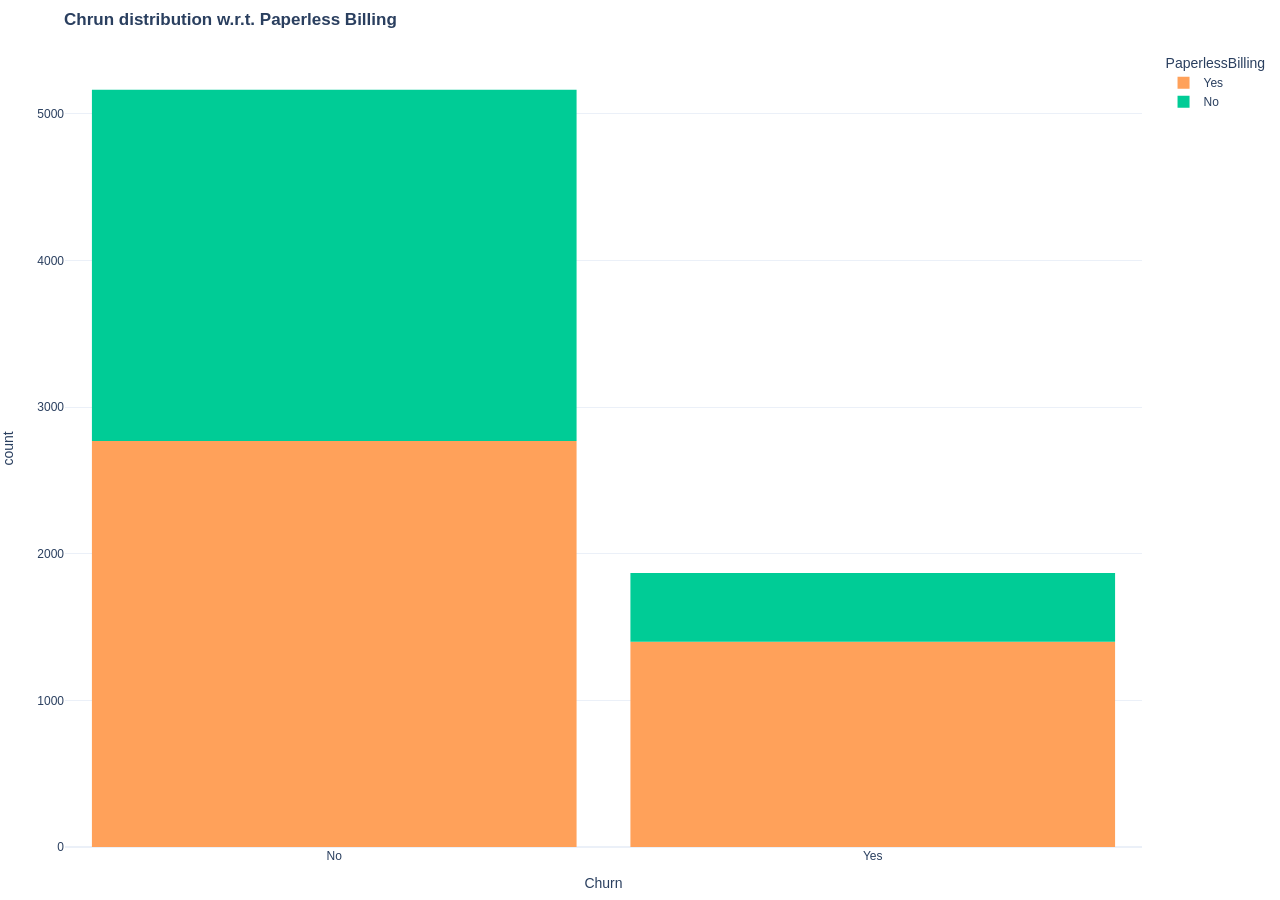
<file: website/assets/graphs/cell038_out01.html>
<!doctype html>
<html>
<head>
  <meta charset="utf-8" />
  <meta name="viewport" content="width=device-width, initial-scale=1" />
  <script src="https://cdn.plot.ly/plotly-2.35.2.min.js"></script>
  <style>
    html, body { margin: 0; width: 100%; height: 100%; overflow: hidden; background: #fff; }
    #plot { width: 100%; height: 100%; }
  </style>
</head>
<body>
  <div id="plot"></div>
  <script>
    const data = [{"bingroup": "x", "hovertemplate": "PaperlessBilling=Yes<br>Churn=%{x}<br>count=%{y}<extra></extra>", "legendgroup": "Yes", "marker": {"color": "#FFA15A", "pattern": {"shape": ""}}, "name": "Yes", "orientation": "v", "showlegend": true, "type": "histogram", "x": ["No", "Yes", "Yes", "Yes", "No", "Yes", "No", "Yes", "No", "No", "Yes", "No", "No", "Yes", "No", "Yes", "No", "No", "Yes", "No", "Yes", "Yes", "No", "No", "No", "No", "Yes", "No", "No", "No", "Yes", "No", "Yes", "No", "Yes", "No", "No", "No", "No", "No", "No", "No", "No", "No", "No", "No", "No", "No", "No", "No", "Yes", "Yes", "No", "No", "No", "No", "No", "No", "No", "No", "Yes", "No", "Yes", "Yes", "No", "Yes", "No", "Yes", "No", "Yes", "No", "No", "Yes", "No", "Yes", "No", "No", "No", "Yes", "Yes", "No", "No", "No", "Yes", "No", "No", "No", "No", "Yes", "No", "No", "No", "No", "No", "No", "No", "No", "Yes", "No", "Yes", "No", "Yes", "Yes", "Yes", "No", "No", "Yes", "Yes", "No", "No", "Yes", "No", "No", "No", "No", "No", "No", "No", "No", "No", "Yes", "No", "Yes", "No", "No", "No", "No", "Yes", "No", "No", "No", "No", "No", "No", "No", "No", "Yes", "Yes", "No", "No", "Yes", "No", "No", "Yes", "Yes", "No", "No", "No", "No", "Yes", "No", "Yes", "Yes", "No", "No", "No", "No", "Yes", "No", "Yes", "Yes", "No", "No", "No", "No", "Yes", "Yes", "Yes", "No", "No", "No", "Yes", "No", "Yes", "No", "No", "Yes", "No", "No", "No", "No", "Yes", "No", "Yes", "No", "No", "No", "No", "No", "No", "Yes", "No", "No", "No", "No", "No", "Yes", "Yes", "Yes", "No", "No", "Yes", "No", "No", "No", "Yes", "No", "No", "No", "Yes", "Yes", "Yes", "No", "No", "No", "No", "No", "No", "No", "No", "Yes", "No", "No", "Yes", "No", "No", "Yes", "No", "Yes", "No", "No", "No", "No", "No", "No", "No", "No", "Yes", "No", "Yes", "No", "No", "No", "No", "Yes", "Yes", "Yes", "No", "No", "No", "No", "No", "No", "Yes", "No", "No", "No", "No", "Yes", "No", "Yes", "No", "No", "No", "No", "No", "No", "Yes", "No", "No", "No", "No", "Yes", "No", "No", "No", "Yes", "No", "No", "No", "Yes", "No", "Yes", "Yes", "No", "No", "Yes", "Yes", "No", "No", "Yes", "No", "No", "No", "Yes", "No", "No", "Yes", "Yes", "Yes", "No", "No", "No", "Yes", "No", "Yes", "Yes", "No", "Yes", "No", "No", "Yes", "No", "No", "Yes", "No", "No", "No", "No", "No", "No", "Yes", "No", "No", "No", "No", "No", "No", "No", "Yes", "Yes", "No", "Yes", "No", "No", "No", "No", "No", "Yes", "No", "No", "No", "No", "No", "No", "Yes", "No", "No", "No", "No", "No", "No", "No", "Yes", "No", "No", "Yes", "No", "No", "No", "No", "Yes", "No", "No", "No", "No", "No", "Yes", "No", "No", "No", "No", "No", "No", "No", "No", "No", "Yes", "No", "Yes", "Yes", "Yes", "Yes", "No", "No", "Yes", "Yes", "No", "Yes", "Yes", "No", "No", "Yes", "No", "No", "No", "No", "Yes", "No", "Yes", "No", "Yes", "No", "No", "No", "No", "No", "Yes", "No", "No", "Yes", "No", "No", "No", "Yes", "No", "No", "No", "No", "No", "Yes", "No", "No", "No", "No", "No", "No", "No", "No", "No", "No", "Yes", "Yes", "Yes", "No", "No", "No", "Yes", "No", "No", "No", "No", "No", "No", "No", "No", "No", "No", "No", "No", "No", "Yes", "Yes", "No", "Yes", "No", "No", "No", "No", "Yes", "Yes", "Yes", "No", "Yes", "No", "No", "No", "Yes", "No", "Yes", "No", "No", "No", "No", "No", "Yes", "No", "Yes", "No", "No", "Yes", "No", "No", "Yes", "Yes", "Yes", "Yes", "No", "Yes", "No", "Yes", "No", "No", "No", "No", "No", "No", "Yes", "Yes", "No", "No", "Yes", "No", "No", "Yes", "No", "No", "Yes", "No", "No", "No", "No", "No", "Yes", "No", "Yes", "Yes", "Yes", "Yes", "No", "No", "No", "No", "No", "Yes", "No", "No", "Yes", "No", "No", "No", "No", "No", "Yes", "Yes", "No", "No", "No", "No", "Yes", "No", "No", "Yes", "No", "No", "No", "Yes", "No", "No", "Yes", "No", "No", "No", "No", "No", "No", "Yes", "Yes", "No", "Yes", "No", "No", "Yes", "No", "No", "No", "No", "No", "Yes", "No", "No", "No", "Yes", "Yes", "No", "Yes", "No", "Yes", "Yes", "Yes", "No", "No", "No", "Yes", "Yes", "Yes", "Yes", "Yes", "Yes", "No", "No", "Yes", "Yes", "No", "No", "No", "No", "No", "No", "No", "No", "No", "No", "No", "Yes", "Yes", "Yes", "No", "Yes", "No", "No", "Yes", "No", "Yes", "No", "No", "No", "Yes", "No", "No", "Yes", "Yes", "Yes", "Yes", "Yes", "No", "No", "Yes", "No", "Yes", "Yes", "Yes", "No", "No", "Yes", "No", "No", "No", "No", "Yes", "Yes", "Yes", "No", "No", "No", "Yes", "No", "No", "Yes", "No", "No", "No", "No", "Yes", "Yes", "No", "No", "No", "No", "No", "No", "Yes", "No", "No", "Yes", "No", "No", "No", "No", "Yes", "Yes", "No", "No", "No", "No", "Yes", "No", "No", "Yes", "Yes", "No", "No", "No", "No", "No", "Yes", "No", "Yes", "No", "Yes", "No", "No", "No", "No", "No", "Yes", "No", "Yes", "No", "No", "Yes", "Yes", "No", "No", "Yes", "No", "No", "No", "Yes", "No", "No", "No", "No", "Yes", "No", "No", "No", "No", "No", "Yes", "Yes", "No", "No", "Yes", "No", "Yes", "Yes", "No", "Yes", "Yes", "No", "Yes", "No", "No", "Yes", "Yes", "Yes", "No", "No", "No", "Yes", "Yes", "No", "No", "No", "No", "No", "Yes", "Yes", "No", "No", "No", "No", "Yes", "No", "No", "No", "Yes", "No", "No", "No", "No", "No", "No", "No", "No", "No", "No", "Yes", "No", "No", "No", "Yes", "No", "No", "No", "Yes", "No", "No", "Yes", "Yes", "Yes", "No", "No", "Yes", "Yes", "No", "No", "Yes", "No", "No", "No", "Yes", "No", "Yes", "No", "No", "No", "Yes", "Yes", "Yes", "Yes", "No", "No", "Yes", "No", "Yes", "No", "No", "No", "Yes", "No", "No", "No", "Yes", "Yes", "Yes", "Yes", "Yes", "No", "No", "No", "Yes", "No", "No", "Yes", "No", "No", "No", "Yes", "Yes", "No", "No", "Yes", "No", "No", "Yes", "Yes", "No", "No", "Yes", "Yes", "No", "No", "No", "No", "No", "Yes", "No", "Yes", "No", "No", "No", "No", "No", "No", "Yes", "No", "Yes", "No", "No", "Yes", "No", "No", "Yes", "No", "Yes", "No", "Yes", "No", "No", "No", "No", "No", "No", "No", "No", "No", "No", "Yes", "No", "No", "Yes", "No", "No", "No", "Yes", "Yes", "No", "Yes", "Yes", "No", "No", "No", "No", "No", "Yes", "Yes", "No", "No", "No", "Yes", "No", "Yes", "No", "No", "No", "No", "No", "No", "No", "Yes", "No", "No", "Yes", "No", "No", "Yes", "No", "No", "Yes", "No", "Yes", "No", "No", "No", "No", "No", "No", "No", "No", "No", "Yes", "Yes", "No", "No", "Yes", "No", "Yes", "Yes", "Yes", "No", "No", "No", "No", "No", "No", "Yes", "Yes", "No", "No", "No", "No", "No", "No", "Yes", "Yes", "No", "No", "No", "Yes", "No", "Yes", "Yes", "No", "No", "Yes", "No", "No", "No", "No", "No", "No", "Yes", "No", "Yes", "No", "Yes", "Yes", "No", "No", "No", "Yes", "Yes", "No", "No", "Yes", "No", "No", "Yes", "Yes", "Yes", "No", "No", "Yes", "No", "No", "Yes", "Yes", "No", "No", "No", "No", "Yes", "No", "Yes", "Yes", "No", "No", "No", "No", "No", "No", "Yes", "No", "No", "Yes", "No", "Yes", "No", "No", "Yes", "Yes", "No", "Yes", "No", "Yes", "No", "No", "No", "No", "No", "No", "No", "Yes", "No", "No", "No", "Yes", "Yes", "Yes", "No", "No", "Yes", "No", "No", "Yes", "No", "No", "No", "Yes", "No", "No", "Yes", "No", "No", "No", "No", "No", "No", "No", "No", "No", "No", "No", "Yes", "Yes", "No", "No", "No", "No", "No", "No", "No", "No", "Yes", "No", "Yes", "No", "No", "No", "No", "No", "Yes", "No", "No", "No", "Yes", "Yes", "No", "No", "No", "No", "Yes", "Yes", "No", "No", "No", "No", "No", "Yes", "No", "Yes", "No", "No", "No", "No", "Yes", "No", "Yes", "Yes", "No", "Yes", "Yes", "Yes", "No", "No", "No", "No", "No", "No", "No", "No", "No", "No", "Yes", "Yes", "No", "No", "Yes", "No", "No", "No", "Yes", "No", "No", "No", "No", "Yes", "No", "No", "No", "Yes", "No", "No", "No", "No", "No", "No", "Yes", "No", "No", "No", "Yes", "Yes", "Yes", "No", "No", "No", "No", "Yes", "No", "No", "No", "No", "No", "No", "Yes", "No", "Yes", "Yes", "No", "No", "No", "No", "No", "No", "Yes", "Yes", "No", "Yes", "No", "No", "Yes", "Yes", "No", "No", "No", "Yes", "Yes", "No", "Yes", "Yes", "No", "Yes", "No", "Yes", "Yes", "No", "Yes", "Yes", "Yes", "Yes", "Yes", "No", "Yes", "Yes", "Yes", "No", "No", "Yes", "No", "Yes", "Yes", "No", "No", "No", "Yes", "Yes", "No", "No", "Yes", "No", "No", "No", "Yes", "Yes", "No", "Yes", "No", "No", "No", "No", "No", "Yes", "Yes", "Yes", "No", "No", "No", "No", "No", "Yes", "Yes", "Yes", "No", "Yes", "No", "No", "Yes", "No", "No", "Yes", "No", "No", "No", "No", "No", "No", "No", "No", "Yes", "No", "Yes", "No", "Yes", "Yes", "Yes", "No", "No", "No", "No", "No", "No", "No", "No", "No", "No", "No", "Yes", "No", "No", "No", "Yes", "Yes", "No", "No", "Yes", "Yes", "No", "No", "No", "No", "No", "No", "No", "Yes", "No", "No", "Yes", "No", "No", "Yes", "No", "Yes", "No", "Yes", "No", "Yes", "Yes", "Yes", "No", "No", "Yes", "No", "No", "No", "No", "No", "Yes", "Yes", "No", "No", "No", "Yes", "No", "No", "No", "No", "No", "No", "No", "No", "Yes", "Yes", "No", "No", "No", "No", "Yes", "Yes", "No", "Yes", "No", "No", "No", "Yes", "No", "No", "Yes", "Yes", "Yes", "No", "No", "No", "Yes", "Yes", "Yes", "No", "Yes", "No", "Yes", "Yes", "Yes", "Yes", "No", "Yes", "No", "No", "Yes", "No", "No", "No", "No", "No", "No", "No", "No", "No", "No", "No", "No", "No", "Yes", "Yes", "No", "No", "No", "No", "No", "No", "Yes", "Yes", "Yes", "No", "No", "No", "No", "No", "No", "No", "No", "No", "No", "No", "No", "Yes", "Yes", "No", "No", "No", "No", "No", "No", "No", "Yes", "No", "No", "No", "No", "No", "No", "Yes", "No", "No", "Yes", "No", "No", "No", "No", "No", "Yes", "Yes", "Yes", "No", "No", "No", "Yes", "No", "No", "No", "No", "Yes", "No", "No", "Yes", "No", "No", "Yes", "No", "No", "Yes", "No", "Yes", "Yes", "Yes", "No", "Yes", "No", "No", "Yes", "No", "Yes", "No", "No", "No", "No", "No", "Yes", "Yes", "No", "Yes", "No", "Yes", "No", "No", "No", "No", "Yes", "No", "Yes", "Yes", "No", "Yes", "No", "Yes", "No", "No", "No", "Yes", "No", "No", "No", "No", "Yes", "No", "Yes", "No", "Yes", "Yes", "No", "No", "Yes", "No", "No", "Yes", "Yes", "No", "No", "No", "No", "No", "No", "No", "No", "No", "No", "No", "No", "No", "No", "No", "No", "Yes", "No", "Yes", "No", "Yes", "Yes", "No", "Yes", "Yes", "No", "Yes", "Yes", "No", "No", "No", "Yes", "No", "No", "No", "No", "No", "No", "No", "No", "No", "No", "No", "Yes", "Yes", "Yes", "Yes", "Yes", "Yes", "No", "Yes", "Yes", "Yes", "No", "No", "No", "No", "No", "No", "No", "Yes", "No", "No", "Yes", "No", "Yes", "Yes", "No", "Yes", "Yes", "Yes", "No", "No", "No", "No", "Yes", "Yes", "No", "No", "No", "Yes", "No", "No", "No", "No", "Yes", "No", "Yes", "Yes", "Yes", "Yes", "No", "Yes", "Yes", "No", "Yes", "No", "No", "No", "No", "Yes", "Yes", "Yes", "No", "Yes", "No", "No", "No", "No", "No", "Yes", "Yes", "Yes", "No", "No", "No", "No", "Yes", "No", "No", "Yes", "No", "Yes", "No", "No", "No", "Yes", "No", "No", "No", "Yes", "No", "Yes", "Yes", "No", "Yes", "No", "No", "No", "Yes", "No", "No", "Yes", "No", "No", "Yes", "No", "Yes", "Yes", "No", "Yes", "No", "No", "No", "Yes", "Yes", "No", "Yes", "No", "No", "No", "Yes", "Yes", "No", "No", "Yes", "No", "No", "No", "No", "No", "No", "No", "No", "No", "No", "No", "No", "Yes", "Yes", "No", "No", "No", "Yes", "Yes", "Yes", "Yes", "No", "Yes", "No", "Yes", "No", "No", "No", "No", "No", "No", "Yes", "Yes", "Yes", "Yes", "No", "No", "No", "Yes", "No", "No", "No", "Yes", "Yes", "No", "No", "No", "No", "No", "No", "No", "Yes", "Yes", "Yes", "No", "No", "No", "No", "No", "No", "No", "No", "Yes", "Yes", "No", "No", "No", "No", "No", "Yes", "No", "No", "No", "No", "Yes", "Yes", "No", "No", "Yes", "No", "Yes", "No", "No", "No", "Yes", "No", "Yes", "Yes", "No", "No", "No", "No", "No", "No", "No", "No", "No", "Yes", "No", "No", "Yes", "No", "Yes", "Yes", "No", "Yes", "Yes", "No", "No", "No", "No", "No", "No", "Yes", "No", "Yes", "No", "Yes", "Yes", "Yes", "Yes", "No", "No", "No", "No", "No", "Yes", "No", "Yes", "Yes", "No", "No", "Yes", "No", "No", "No", "No", "Yes", "No", "No", "Yes", "No", "No", "No", "No", "Yes", "No", "No", "No", "No", "No", "No", "No", "Yes", "Yes", "No", "Yes", "No", "Yes", "No", "Yes", "Yes", "No", "No", "No", "Yes", "No", "No", "Yes", "No", "No", "No", "No", "Yes", "No", "No", "Yes", "No", "Yes", "No", "No", "Yes", "No", "No", "No", "Yes", "Yes", "No", "Yes", "Yes", "No", "Yes", "Yes", "No", "No", "Yes", "No", "No", "No", "No", "No", "No", "Yes", "No", "No", "No", "No", "Yes", "No", "No", "Yes", "No", "No", "Yes", "No", "Yes", "No", "No", "No", "No", "No", "No", "Yes", "No", "No", "No", "No", "No", "Yes", "No", "No", "No", "Yes", "No", "No", "No", "No", "No", "No", "Yes", "No", "No", "Yes", "No", "No", "No", "No", "No", "No", "Yes", "No", "No", "Yes", "No", "Yes", "Yes", "No", "Yes", "No", "No", "No", "No", "No", "Yes", "Yes", "No", "No", "No", "Yes", "No", "No", "Yes", "Yes", "No", "No", "No", "No", "Yes", "No", "Yes", "Yes", "Yes", "No", "No", "Yes", "Yes", "No", "Yes", "Yes", "Yes", "No", "No", "No", "Yes", "Yes", "Yes", "Yes", "No", "No", "Yes", "Yes", "No", "Yes", "No", "No", "No", "No", "No", "Yes", "No", "Yes", "No", "Yes", "No", "Yes", "Yes", "Yes", "No", "No", "No", "No", "No", "No", "No", "No", "No", "Yes", "No", "No", "No", "Yes", "No", "Yes", "No", "No", "No", "No", "No", "Yes", "No", "Yes", "No", "Yes", "Yes", "No", "No", "No", "No", "No", "No", "Yes", "Yes", "No", "No", "No", "No", "No", "No", "No", "No", "No", "No", "No", "No", "Yes", "No", "No", "Yes", "No", "No", "Yes", "No", "No", "No", "No", "Yes", "No", "No", "Yes", "No", "No", "No", "No", "Yes", "No", "No", "Yes", "No", "Yes", "No", "No", "Yes", "Yes", "No", "Yes", "No", "No", "No", "No", "No", "No", "No", "No", "No", "No", "No", "Yes", "Yes", "No", "Yes", "Yes", "Yes", "Yes", "No", "No", "Yes", "No", "Yes", "No", "No", "Yes", "No", "No", "No", "No", "Yes", "Yes", "No", "No", "Yes", "No", "Yes", "Yes", "No", "Yes", "No", "Yes", "No", "No", "No", "No", "No", "No", "No", "Yes", "No", "Yes", "No", "No", "Yes", "No", "No", "Yes", "Yes", "Yes", "Yes", "No", "Yes", "No", "No", "No", "No", "Yes", "No", "No", "No", "Yes", "No", "Yes", "No", "No", "No", "No", "No", "Yes", "No", "No", "No", "Yes", "No", "No", "No", "No", "No", "No", "No", "No", "No", "No", "No", "No", "Yes", "No", "No", "No", "Yes", "Yes", "Yes", "Yes", "Yes", "Yes", "No", "No", "Yes", "Yes", "Yes", "No", "Yes", "No", "Yes", "No", "Yes", "Yes", "No", "No", "No", "Yes", "No", "No", "Yes", "No", "Yes", "Yes", "Yes", "No", "No", "Yes", "No", "No", "No", "No", "No", "Yes", "No", "No", "No", "Yes", "Yes", "No", "Yes", "No", "No", "No", "Yes", "Yes", "Yes", "No", "No", "No", "Yes", "Yes", "No", "No", "No", "Yes", "Yes", "No", "Yes", "No", "No", "No", "No", "Yes", "Yes", "No", "No", "No", "Yes", "No", "No", "Yes", "No", "No", "No", "Yes", "Yes", "Yes", "No", "Yes", "No", "No", "No", "No", "Yes", "No", "No", "No", "No", "Yes", "No", "No", "Yes", "Yes", "Yes", "No", "Yes", "Yes", "No", "Yes", "Yes", "Yes", "No", "No", "Yes", "No", "No", "No", "No", "No", "No", "No", "No", "No", "No", "Yes", "No", "Yes", "No", "No", "Yes", "No", "Yes", "No", "Yes", "No", "No", "No", "No", "No", "No", "No", "Yes", "No", "No", "No", "No", "No", "No", "Yes", "No", "Yes", "Yes", "No", "No", "Yes", "Yes", "Yes", "No", "No", "No", "No", "Yes", "No", "No", "No", "No", "Yes", "Yes", "No", "No", "No", "Yes", "Yes", "No", "No", "Yes", "No", "No", "No", "No", "No", "Yes", "Yes", "No", "No", "Yes", "Yes", "No", "Yes", "No", "No", "No", "Yes", "Yes", "Yes", "No", "Yes", "No", "No", "No", "No", "Yes", "No", "No", "No", "No", "No", "Yes", "No", "Yes", "Yes", "No", "Yes", "No", "No", "No", "No", "No", "No", "No", "No", "No", "No", "Yes", "No", "No", "No", "No", "Yes", "No", "Yes", "Yes", "Yes", "No", "No", "No", "No", "No", "No", "No", "Yes", "Yes", "No", "No", "No", "Yes", "No", "Yes", "Yes", "No", "No", "Yes", "No", "No", "No", "No", "No", "No", "Yes", "No", "No", "No", "Yes", "No", "No", "Yes", "No", "No", "No", "Yes", "No", "No", "No", "Yes", "No", "Yes", "Yes", "No", "No", "No", "Yes", "No", "No", "Yes", "Yes", "No", "No", "Yes", "No", "No", "No", "No", "No", "Yes", "Yes", "No", "No", "No", "No", "Yes", "No", "Yes", "Yes", "No", "No", "No", "No", "Yes", "No", "No", "No", "No", "No", "No", "Yes", "Yes", "Yes", "No", "No", "No", "No", "Yes", "Yes", "No", "Yes", "Yes", "Yes", "No", "Yes", "No", "No", "No", "No", "No", "No", "No", "Yes", "Yes", "No", "Yes", "Yes", "No", "No", "No", "Yes", "No", "No", "No", "Yes", "Yes", "No", "Yes", "No", "No", "No", "No", "No", "No", "No", "Yes", "Yes", "Yes", "No", "No", "No", "No", "No", "No", "Yes", "No", "No", "Yes", "No", "Yes", "No", "No", "No", "No", "No", "Yes", "No", "No", "Yes", "No", "No", "No", "No", "No", "Yes", "Yes", "No", "No", "No", "No", "Yes", "Yes", "No", "No", "Yes", "No", "No", "No", "No", "No", "No", "No", "Yes", "No", "No", "No", "No", "No", "No", "No", "Yes", "No", "No", "No", "No", "No", "Yes", "Yes", "Yes", "No", "No", "No", "No", "Yes", "No", "Yes", "No", "No", "No", "No", "Yes", "No", "No", "Yes", "No", "No", "No", "No", "No", "No", "No", "No", "No", "No", "No", "Yes", "Yes", "No", "Yes", "Yes", "No", "Yes", "Yes", "No", "Yes", "Yes", "No", "Yes", "Yes", "No", "Yes", "No", "Yes", "No", "No", "Yes", "No", "No", "No", "Yes", "No", "Yes", "No", "Yes", "No", "No", "No", "No", "Yes", "No", "No", "Yes", "Yes", "Yes", "No", "No", "No", "No", "No", "Yes", "Yes", "No", "Yes", "No", "No", "Yes", "No", "Yes", "Yes", "No", "Yes", "Yes", "No", "Yes", "Yes", "Yes", "No", "Yes", "No", "No", "No", "No", "No", "No", "Yes", "Yes", "No", "Yes", "No", "No", "No", "Yes", "No", "No", "No", "No", "No", "No", "No", "No", "Yes", "No", "No", "No", "No", "Yes", "No", "Yes", "No", "No", "No", "No", "No", "No", "No", "Yes", "No", "Yes", "No", "No", "Yes", "No", "No", "No", "Yes", "No", "No", "No", "No", "Yes", "No", "No", "Yes", "No", "Yes", "Yes", "No", "No", "Yes", "No", "No", "No", "No", "No", "No", "No", "No", "No", "Yes", "No", "No", "Yes", "Yes", "Yes", "No", "Yes", "Yes", "No", "No", "Yes", "No", "Yes", "No", "No", "Yes", "No", "No", "Yes", "No", "No", "Yes", "No", "No", "No", "Yes", "No", "Yes", "No", "No", "No", "No", "No", "No", "No", "No", "No", "Yes", "No", "Yes", "No", "No", "No", "No", "No", "No", "No", "No", "No", "No", "No", "No", "No", "Yes", "Yes", "No", "Yes", "No", "No", "Yes", "No", "Yes", "Yes", "No", "Yes", "No", "No", "No", "No", "Yes", "No", "No", "Yes", "No", "No", "No", "No", "No", "Yes", "No", "No", "No", "No", "Yes", "No", "Yes", "Yes", "No", "No", "No", "No", "Yes", "No", "Yes", "Yes", "No", "No", "No", "No", "No", "No", "Yes", "No", "No", "No", "No", "Yes", "Yes", "No", "No", "Yes", "No", "No", "Yes", "No", "Yes", "No", "No", "Yes", "No", "No", "No", "No", "Yes", "Yes", "No", "No", "No", "Yes", "No", "No", "No", "No", "No", "No", "No", "No", "No", "No", "Yes", "Yes", "Yes", "No", "No", "Yes", "No", "No", "Yes", "No", "No", "No", "Yes", "No", "No", "No", "No", "No", "No", "No", "No", "No", "No", "Yes", "No", "Yes", "Yes", "No", "No", "Yes", "Yes", "Yes", "Yes", "No", "Yes", "Yes", "No", "No", "Yes", "Yes", "No", "Yes", "Yes", "Yes", "No", "No", "No", "Yes", "No", "No", "No", "Yes", "No", "Yes", "Yes", "Yes", "No", "No", "Yes", "No", "No", "Yes", "Yes", "Yes", "No", "No", "Yes", "No", "Yes", "No", "Yes", "Yes", "No", "No", "No", "No", "No", "Yes", "No", "No", "No", "No", "No", "No", "No", "Yes", "Yes", "No", "Yes", "Yes", "No", "No", "No", "Yes", "Yes", "No", "No", "No", "No", "No", "No", "Yes", "No", "Yes", "Yes", "No", "No", "Yes", "No", "No", "No", "Yes", "No", "No", "No", "No", "No", "Yes", "No", "Yes", "Yes", "No", "No", "No", "Yes", "No", "No", "No", "Yes", "No", "No", "No", "No", "No", "No", "No", "Yes", "Yes", "Yes", "No", "Yes", "No", "Yes", "Yes", "No", "Yes", "Yes", "No", "No", "No", "No", "No", "No", "No", "No", "No", "No", "No", "No", "No", "No", "Yes", "No", "No", "No", "No", "Yes", "No", "Yes", "Yes", "Yes", "No", "Yes", "No", "Yes", "No", "No", "Yes", "No", "No", "No", "No", "Yes", "No", "No", "No", "No", "No", "No", "No", "Yes", "No", "Yes", "Yes", "No", "Yes", "No", "No", "No", "No", "No", "No", "No", "Yes", "Yes", "No", "No", "No", "No", "No", "No", "Yes", "No", "No", "No", "Yes", "Yes", "No", "Yes", "No", "No", "No", "Yes", "Yes", "Yes", "No", "No", "No", "No", "No", "No", "No", "Yes", "Yes", "No", "No", "No", "Yes", "No", "Yes", "Yes", "No", "No", "No", "No", "No", "Yes", "Yes", "Yes", "No", "No", "No", "Yes", "No", "No", "Yes", "No", "Yes", "No", "No", "No", "Yes", "No", "Yes", "Yes", "No", "No", "Yes", "No", "Yes", "Yes", "No", "No", "No", "No", "No", "No", "No", "No", "Yes", "Yes", "No", "Yes", "No", "No", "Yes", "No", "Yes", "No", "No", "Yes", "Yes", "No", "No", "Yes", "Yes", "No", "Yes", "No", "No", "Yes", "No", "Yes", "No", "Yes", "No", "Yes", "No", "No", "No", "No", "No", "Yes", "No", "Yes", "No", "No", "Yes", "No", "No", "No", "No", "Yes", "No", "No", "No", "No", "Yes", "No", "No", "No", "Yes", "Yes", "Yes", "No", "No", "No", "No", "No", "Yes", "No", "Yes", "Yes", "Yes", "No", "No", "No", "Yes", "No", "No", "No", "Yes", "No", "No", "No", "No", "Yes", "Yes", "No", "No", "No", "Yes", "Yes", "Yes", "No", "No", "No", "No", "No", "No", "Yes", "Yes", "Yes", "Yes", "Yes", "No", "No", "No", "No", "No", "No", "Yes", "No", "No", "Yes", "No", "No", "No", "No", "No", "No", "No", "Yes", "No", "Yes", "Yes", "Yes", "Yes", "Yes", "No", "Yes", "No", "Yes", "No", "No", "No", "Yes", "No", "Yes", "No", "No", "No", "Yes", "Yes", "Yes", "Yes", "Yes", "No", "Yes", "No", "Yes", "No", "No", "Yes", "Yes", "Yes", "No", "Yes", "No", "Yes", "Yes", "Yes", "No", "No", "No", "No", "Yes", "No", "No", "Yes", "Yes", "No", "No", "No", "No", "Yes", "Yes", "Yes", "No", "Yes", "No", "No", "No", "Yes", "No", "Yes", "No", "No", "No", "No", "No", "No", "Yes", "No", "Yes", "No", "No", "No", "No", "Yes", "Yes", "Yes", "Yes", "Yes", "Yes", "No", "No", "No", "No", "No", "No", "Yes", "Yes", "No", "Yes", "No", "Yes", "No", "No", "No", "Yes", "Yes", "No", "Yes", "No", "No", "Yes", "Yes", "No", "No", "No", "No", "No", "No", "No", "Yes", "No", "No", "Yes", "No", "No", "No", "Yes", "No", "No", "No", "Yes", "No", "No", "No", "Yes", "No", "No", "No", "No", "No", "No", "Yes", "No", "Yes", "Yes", "No", "No", "Yes", "No", "No", "No", "Yes", "No", "No", "No", "No", "No", "Yes", "Yes", "No", "No", "Yes", "Yes", "No", "No", "Yes", "Yes", "No", "Yes", "Yes", "No", "No", "No", "No", "Yes", "Yes", "No", "Yes", "Yes", "No", "No", "No", "No", "Yes", "No", "No", "No", "Yes", "No", "No", "No", "Yes", "No", "No", "No", "Yes", "No", "No", "No", "Yes", "Yes", "Yes", "No", "Yes", "Yes", "Yes", "No", "Yes", "No", "No", "No", "Yes", "No", "Yes", "No", "No", "Yes", "No", "No", "Yes", "No", "No", "No", "No", "Yes", "No", "No", "Yes", "No", "No", "No", "No", "No", "No", "No", "No", "No", "Yes", "Yes", "Yes", "Yes", "No", "No", "Yes", "No", "No", "No", "Yes", "Yes", "No", "Yes", "No", "No", "No", "No", "Yes", "No", "No", "No", "Yes", "Yes", "No", "No", "No", "Yes", "No", "No", "Yes", "No", "Yes", "No", "Yes", "Yes", "No", "No", "No", "No", "Yes", "No", "No", "No", "Yes", "Yes", "No", "No", "No", "No", "No", "No", "Yes", "No", "Yes", "No", "Yes", "Yes", "Yes", "No", "Yes", "Yes", "No", "No", "No", "Yes", "No", "Yes", "No", "No", "No", "No", "No", "No", "No", "No", "No", "Yes", "Yes", "No", "No", "Yes", "No", "No", "No", "No", "Yes", "No", "No", "Yes", "Yes", "No", "Yes", "No", "No", "No", "No", "No", "Yes", "No", "Yes", "Yes", "No", "No", "No", "No", "No", "No", "No", "No", "Yes", "Yes", "No", "No", "No", "Yes", "No", "No", "No", "Yes", "Yes", "No", "No", "Yes", "No", "Yes", "No", "No", "No", "No", "No", "No", "No", "No", "Yes", "Yes", "Yes", "No", "Yes", "Yes", "No", "Yes", "No", "Yes", "No", "No", "No", "No", "No", "Yes", "No", "No", "No", "No", "Yes", "No", "Yes", "No", "No", "Yes", "No", "No", "No", "No", "Yes", "Yes", "No", "No", "Yes", "No", "Yes", "No", "No", "Yes", "Yes", "No", "No", "No", "Yes", "Yes", "No", "No", "No", "No", "No", "No", "No", "No", "No", "Yes", "No", "No", "Yes", "Yes", "No", "No", "No", "Yes", "No", "No", "No", "No", "Yes", "No", "Yes", "No", "Yes", "No", "No", "No", "No", "Yes", "Yes", "No", "No", "No", "Yes", "Yes", "No", "No", "Yes", "No", "No", "Yes", "No", "No", "No", "No", "No", "No", "Yes", "No", "No", "No", "No", "Yes", "No", "Yes", "No", "Yes", "No", "Yes", "No", "No", "No", "No", "No", "No", "No", "Yes", "No", "No", "No", "Yes", "No", "Yes", "No", "Yes", "No", "No", "Yes", "Yes", "Yes", "No", "Yes", "No", "No", "No", "No", "Yes", "No", "Yes", "No", "Yes", "No", "No", "No", "No", "No", "Yes", "No", "No", "Yes", "No", "Yes", "No", "No", "No", "Yes", "Yes", "No", "Yes", "No", "Yes", "No", "No", "No", "Yes", "No", "Yes", "No", "No", "Yes", "No", "No", "No", "No", "No", "No", "No", "No", "No", "No", "No", "Yes", "Yes", "No", "No", "No", "Yes", "Yes", "Yes", "No", "Yes", "No", "Yes", "No", "No", "Yes", "Yes", "Yes", "No", "No", "No", "No", "Yes", "No", "Yes", "Yes", "Yes", "Yes", "No", "No", "No", "Yes", "Yes", "No", "Yes", "Yes", "Yes", "No", "No", "Yes", "Yes", "No", "Yes", "No", "No", "No", "No", "Yes", "Yes", "No", "No", "No", "No", "No", "No", "No", "No", "No", "No", "No", "Yes", "Yes", "Yes", "No", "No", "Yes", "No", "No", "No", "No", "Yes", "Yes", "Yes", "Yes", "No", "Yes", "No", "Yes", "No", "No", "Yes", "Yes", "No", "Yes", "Yes", "No", "No", "No", "Yes", "Yes", "No", "No", "Yes", "No", "No", "No", "No", "No", "Yes", "Yes", "Yes", "No", "No", "Yes", "No", "No", "No", "No", "No", "Yes", "No", "No", "No", "No", "No", "No", "No", "No", "No", "No", "No", "No", "No", "Yes", "No", "No", "No", "Yes", "No", "No", "No", "Yes", "No", "No", "Yes", "No", "No", "No", "No", "No", "No", "Yes", "Yes", "No", "Yes", "Yes", "No", "No", "No", "No", "Yes", "No", "No", "Yes", "No", "No", "No", "Yes", "Yes", "No", "No", "No", "No", "No", "Yes", "No", "Yes", "No", "Yes", "No", "No", "No", "No", "No", "No", "No", "No", "No", "No", "No", "No", "Yes", "Yes", "No", "Yes", "Yes", "Yes", "Yes", "No", "Yes", "No", "No", "No", "No", "Yes", "No", "No", "No", "Yes", "No", "Yes", "Yes", "No", "No", "No", "No", "Yes", "No", "No", "No", "No", "No", "Yes", "Yes", "Yes", "Yes", "No", "Yes", "Yes", "Yes", "No", "No", "No", "No", "No", "Yes", "No", "No", "No", "No", "Yes", "Yes", "No", "No", "No", "No", "No", "Yes", "No", "No", "Yes", "No", "No", "No", "No", "No", "No", "No", "No", "No", "No", "No", "No", "Yes", "No", "No", "Yes", "No", "Yes", "Yes", "No", "Yes", "No", "Yes", "No", "No", "Yes", "No", "No", "No", "No", "No", "No", "No", "No", "No", "No", "No", "Yes", "Yes", "No", "No", "No", "No", "No", "No", "Yes", "Yes", "No", "No", "No", "No", "Yes", "Yes", "Yes", "Yes", "No", "No", "No", "No", "Yes", "No", "No", "No", "Yes", "No", "No", "No", "Yes", "No", "Yes", "No", "No", "Yes", "Yes", "No", "No", "Yes", "No", "Yes", "Yes", "Yes", "Yes", "No", "No", "No", "No", "Yes", "No", "Yes", "No", "No", "No", "No", "Yes", "No", "No", "Yes", "No", "Yes", "No", "No", "No", "No", "No", "Yes", "No"], "xaxis": "x", "yaxis": "y"}, {"bingroup": "x", "hovertemplate": "PaperlessBilling=No<br>Churn=%{x}<br>count=%{y}<extra></extra>", "legendgroup": "No", "marker": {"color": "#00CC96", "pattern": {"shape": ""}}, "name": "No", "orientation": "v", "showlegend": true, "type": "histogram", "x": ["No", "No", "No", "No", "No", "No", "No", "No", "No", "Yes", "No", "Yes", "No", "Yes", "No", "No", "No", "No", "No", "No", "No", "No", "No", "Yes", "No", "No", "No", "No", "No", "No", "No", "No", "No", "No", "No", "Yes", "No", "No", "No", "No", "No", "No", "No", "No", "No", "No", "No", "No", "No", "No", "No", "No", "No", "No", "Yes", "No", "Yes", "No", "No", "No", "Yes", "No", "No", "No", "No", "No", "Yes", "No", "No", "No", "No", "No", "No", "Yes", "Yes", "No", "Yes", "No", "No", "No", "No", "No", "No", "No", "No", "No", "No", "Yes", "No", "No", "No", "No", "No", "No", "Yes", "Yes", "No", "No", "No", "No", "No", "No", "No", "No", "Yes", "Yes", "No", "No", "No", "No", "No", "No", "Yes", "Yes", "No", "Yes", "No", "No", "No", "No", "No", "Yes", "Yes", "No", "No", "No", "No", "No", "No", "No", "No", "No", "No", "No", "Yes", "Yes", "No", "Yes", "No", "No", "No", "No", "No", "No", "Yes", "No", "No", "No", "Yes", "No", "No", "No", "No", "No", "No", "No", "Yes", "Yes", "No", "No", "No", "No", "No", "No", "No", "Yes", "No", "No", "No", "No", "No", "No", "No", "No", "No", "No", "No", "No", "Yes", "No", "No", "No", "No", "No", "No", "No", "Yes", "No", "No", "Yes", "No", "No", "Yes", "No", "No", "No", "No", "No", "Yes", "No", "No", "No", "No", "Yes", "No", "No", "No", "No", "Yes", "No", "No", "No", "No", "No", "No", "No", "No", "No", "No", "No", "No", "No", "No", "No", "Yes", "No", "Yes", "Yes", "No", "No", "No", "No", "No", "No", "No", "No", "No", "No", "No", "No", "No", "Yes", "Yes", "No", "No", "No", "No", "Yes", "No", "No", "No", "Yes", "No", "No", "No", "No", "No", "No", "Yes", "Yes", "No", "No", "No", "Yes", "No", "Yes", "No", "No", "No", "No", "Yes", "Yes", "No", "No", "No", "No", "No", "Yes", "No", "No", "No", "No", "No", "No", "No", "Yes", "No", "No", "No", "No", "No", "Yes", "No", "No", "No", "No", "No", "No", "Yes", "No", "No", "No", "No", "No", "No", "Yes", "No", "No", "No", "No", "Yes", "No", "Yes", "No", "No", "No", "No", "No", "No", "No", "No", "No", "No", "No", "No", "No", "No", "Yes", "Yes", "No", "No", "No", "Yes", "No", "Yes", "No", "No", "No", "No", "No", "No", "Yes", "No", "No", "No", "Yes", "No", "No", "Yes", "No", "No", "No", "Yes", "No", "No", "Yes", "No", "No", "Yes", "Yes", "No", "No", "No", "No", "No", "No", "No", "No", "No", "No", "No", "No", "No", "No", "No", "No", "Yes", "No", "Yes", "No", "No", "No", "Yes", "No", "No", "No", "No", "No", "No", "Yes", "Yes", "No", "No", "Yes", "No", "No", "No", "No", "No", "No", "No", "No", "No", "No", "No", "No", "No", "Yes", "No", "No", "No", "No", "Yes", "No", "No", "Yes", "Yes", "No", "No", "No", "No", "No", "No", "No", "No", "Yes", "No", "No", "No", "Yes", "Yes", "No", "No", "No", "No", "No", "No", "Yes", "No", "No", "No", "Yes", "No", "No", "No", "No", "No", "No", "No", "No", "No", "No", "No", "No", "No", "No", "No", "Yes", "No", "No", "No", "No", "No", "No", "No", "No", "No", "No", "No", "No", "No", "No", "No", "No", "No", "No", "No", "No", "No", "No", "No", "No", "No", "No", "No", "No", "No", "No", "No", "No", "Yes", "No", "No", "No", "Yes", "Yes", "No", "Yes", "Yes", "No", "Yes", "No", "No", "No", "No", "Yes", "No", "No", "No", "No", "No", "No", "No", "No", "No", "No", "No", "Yes", "No", "Yes", "No", "No", "No", "No", "Yes", "No", "No", "No", "Yes", "No", "No", "No", "No", "No", "Yes", "No", "No", "No", "No", "No", "Yes", "No", "No", "No", "No", "No", "No", "No", "No", "No", "No", "No", "No", "No", "No", "No", "No", "Yes", "No", "No", "No", "No", "No", "No", "No", "No", "No", "No", "Yes", "No", "No", "No", "Yes", "No", "No", "Yes", "No", "No", "Yes", "No", "No", "No", "No", "No", "No", "No", "No", "Yes", "No", "No", "No", "No", "No", "No", "No", "No", "No", "No", "No", "No", "Yes", "No", "Yes", "No", "No", "Yes", "No", "No", "Yes", "No", "No", "No", "No", "No", "Yes", "No", "No", "No", "No", "No", "No", "No", "Yes", "No", "Yes", "Yes", "No", "No", "No", "No", "No", "No", "No", "No", "No", "No", "No", "Yes", "No", "No", "No", "No", "No", "No", "No", "No", "No", "No", "No", "No", "No", "Yes", "No", "No", "No", "Yes", "No", "Yes", "No", "No", "Yes", "No", "No", "No", "No", "No", "No", "No", "No", "No", "No", "No", "No", "No", "No", "No", "No", "No", "No", "No", "No", "No", "No", "No", "No", "No", "No", "No", "No", "No", "Yes", "No", "No", "No", "No", "No", "No", "No", "No", "No", "Yes", "No", "Yes", "Yes", "No", "Yes", "No", "No", "Yes", "No", "No", "No", "No", "No", "No", "Yes", "No", "No", "No", "No", "No", "No", "No", "Yes", "No", "No", "No", "No", "Yes", "Yes", "Yes", "No", "No", "No", "No", "No", "No", "Yes", "Yes", "No", "No", "Yes", "No", "No", "Yes", "No", "No", "No", "No", "No", "Yes", "No", "Yes", "No", "Yes", "No", "No", "No", "No", "No", "No", "No", "No", "No", "Yes", "No", "No", "No", "No", "No", "No", "No", "No", "No", "Yes", "No", "Yes", "No", "No", "No", "No", "No", "No", "No", "No", "No", "No", "No", "No", "No", "Yes", "No", "No", "No", "Yes", "No", "No", "No", "Yes", "Yes", "No", "No", "No", "No", "Yes", "No", "Yes", "No", "No", "No", "No", "No", "No", "No", "Yes", "No", "No", "No", "No", "No", "No", "No", "No", "No", "No", "No", "Yes", "No", "No", "No", "No", "No", "No", "No", "Yes", "No", "Yes", "Yes", "No", "No", "No", "No", "No", "No", "Yes", "No", "No", "Yes", "No", "No", "No", "No", "No", "No", "Yes", "No", "No", "No", "No", "No", "No", "No", "No", "Yes", "No", "No", "No", "No", "No", "No", "No", "Yes", "No", "No", "No", "No", "No", "No", "No", "No", "Yes", "No", "No", "Yes", "No", "No", "No", "No", "No", "No", "No", "No", "No", "No", "No", "No", "No", "No", "No", "No", "No", "No", "No", "No", "No", "No", "No", "No", "No", "No", "No", "No", "No", "No", "No", "No", "No", "Yes", "Yes", "No", "No", "No", "Yes", "No", "No", "No", "No", "Yes", "No", "No", "No", "No", "No", "No", "No", "No", "No", "No", "No", "No", "No", "No", "No", "No", "No", "No", "No", "No", "No", "No", "No", "No", "No", "Yes", "No", "No", "No", "No", "Yes", "No", "No", "No", "No", "No", "No", "No", "No", "No", "No", "No", "No", "Yes", "No", "No", "No", "No", "No", "Yes", "No", "No", "No", "No", "No", "No", "No", "No", "Yes", "No", "No", "No", "No", "No", "No", "No", "No", "No", "No", "No", "No", "No", "No", "No", "Yes", "No", "No", "No", "No", "No", "No", "No", "No", "No", "No", "No", "No", "No", "Yes", "Yes", "No", "Yes", "No", "No", "Yes", "No", "No", "No", "No", "No", "No", "No", "No", "No", "No", "Yes", "No", "No", "No", "No", "No", "No", "No", "No", "No", "No", "No", "No", "No", "No", "No", "No", "No", "No", "Yes", "No", "No", "No", "No", "No", "Yes", "No", "No", "No", "No", "No", "No", "No", "Yes", "No", "No", "No", "No", "Yes", "No", "No", "No", "No", "No", "No", "No", "No", "Yes", "No", "No", "No", "No", "No", "No", "No", "No", "No", "No", "No", "No", "Yes", "No", "No", "No", "No", "Yes", "No", "No", "No", "No", "No", "No", "No", "No", "No", "No", "No", "No", "Yes", "No", "No", "No", "Yes", "Yes", "No", "No", "Yes", "No", "No", "No", "No", "No", "No", "No", "Yes", "No", "No", "No", "No", "Yes", "No", "No", "No", "No", "No", "No", "No", "Yes", "No", "No", "No", "No", "No", "No", "No", "No", "Yes", "No", "No", "Yes", "No", "No", "No", "No", "No", "No", "No", "Yes", "No", "No", "No", "No", "No", "No", "No", "No", "No", "No", "No", "No", "No", "No", "No", "No", "No", "No", "Yes", "No", "Yes", "No", "No", "No", "Yes", "No", "No", "Yes", "No", "No", "No", "No", "No", "No", "No", "No", "No", "No", "No", "No", "Yes", "No", "No", "Yes", "No", "No", "No", "No", "No", "No", "No", "No", "No", "No", "No", "No", "No", "No", "No", "No", "No", "Yes", "No", "No", "No", "Yes", "No", "No", "No", "No", "No", "No", "No", "Yes", "No", "Yes", "Yes", "No", "Yes", "No", "Yes", "No", "No", "No", "Yes", "No", "No", "Yes", "No", "No", "No", "No", "No", "No", "No", "Yes", "No", "No", "No", "No", "No", "No", "Yes", "No", "No", "No", "No", "No", "No", "No", "No", "Yes", "No", "Yes", "No", "No", "No", "No", "No", "No", "No", "No", "No", "Yes", "No", "No", "No", "No", "No", "No", "No", "No", "Yes", "No", "No", "Yes", "No", "Yes", "No", "No", "No", "No", "Yes", "No", "No", "No", "No", "No", "No", "No", "No", "Yes", "No", "No", "No", "No", "No", "No", "No", "No", "No", "No", "No", "No", "No", "Yes", "Yes", "No", "Yes", "Yes", "No", "No", "Yes", "No", "No", "No", "No", "No", "Yes", "No", "No", "No", "No", "No", "No", "No", "No", "No", "No", "No", "No", "Yes", "No", "No", "No", "No", "Yes", "No", "No", "No", "No", "No", "Yes", "No", "No", "No", "No", "Yes", "No", "No", "No", "No", "No", "No", "No", "No", "No", "No", "Yes", "Yes", "No", "No", "No", "Yes", "No", "No", "No", "No", "No", "No", "No", "No", "No", "No", "No", "No", "No", "No", "No", "Yes", "Yes", "No", "No", "No", "No", "Yes", "No", "No", "No", "No", "Yes", "No", "No", "No", "No", "No", "No", "No", "No", "No", "No", "No", "No", "No", "Yes", "No", "No", "No", "No", "No", "No", "No", "No", "No", "No", "Yes", "No", "No", "No", "No", "No", "Yes", "No", "No", "No", "No", "No", "No", "No", "No", "No", "No", "No", "No", "No", "No", "No", "Yes", "No", "No", "Yes", "No", "No", "No", "Yes", "No", "No", "Yes", "No", "Yes", "No", "No", "No", "No", "No", "No", "Yes", "No", "No", "No", "Yes", "Yes", "No", "No", "No", "No", "No", "Yes", "No", "No", "No", "No", "No", "No", "Yes", "No", "Yes", "No", "No", "No", "No", "Yes", "No", "Yes", "No", "No", "No", "No", "No", "No", "No", "No", "No", "No", "No", "No", "No", "No", "No", "No", "Yes", "No", "No", "No", "No", "No", "No", "Yes", "No", "No", "No", "No", "No", "No", "No", "No", "No", "Yes", "No", "No", "Yes", "No", "Yes", "No", "Yes", "No", "Yes", "No", "No", "No", "No", "No", "No", "No", "No", "No", "No", "No", "No", "No", "No", "No", "No", "Yes", "No", "No", "No", "No", "No", "No", "No", "No", "No", "Yes", "No", "Yes", "Yes", "No", "No", "No", "No", "No", "No", "No", "No", "No", "No", "Yes", "Yes", "No", "No", "Yes", "No", "No", "No", "No", "Yes", "No", "No", "No", "No", "No", "No", "No", "Yes", "No", "No", "Yes", "Yes", "No", "No", "No", "No", "Yes", "No", "No", "No", "No", "No", "No", "No", "Yes", "No", "No", "No", "No", "No", "No", "No", "No", "No", "No", "No", "No", "No", "Yes", "No", "No", "No", "No", "No", "No", "No", "No", "No", "No", "No", "No", "No", "No", "No", "No", "No", "No", "No", "No", "Yes", "No", "No", "Yes", "No", "Yes", "No", "Yes", "Yes", "No", "Yes", "No", "No", "No", "No", "No", "No", "No", "No", "No", "No", "No", "No", "No", "No", "No", "No", "No", "No", "No", "No", "Yes", "No", "No", "No", "No", "No", "Yes", "No", "No", "No", "No", "No", "No", "No", "No", "No", "No", "No", "No", "No", "Yes", "No", "No", "No", "Yes", "Yes", "No", "No", "No", "No", "No", "No", "No", "No", "No", "No", "No", "No", "No", "Yes", "No", "No", "No", "No", "No", "No", "No", "No", "No", "No", "No", "No", "No", "No", "Yes", "No", "No", "No", "No", "No", "No", "No", "Yes", "Yes", "Yes", "No", "No", "No", "No", "No", "Yes", "No", "Yes", "No", "Yes", "No", "No", "No", "No", "No", "No", "No", "No", "Yes", "No", "No", "Yes", "No", "No", "Yes", "No", "No", "No", "No", "No", "No", "No", "No", "No", "No", "No", "No", "No", "No", "Yes", "No", "No", "No", "No", "No", "Yes", "Yes", "No", "No", "No", "No", "No", "No", "No", "No", "No", "Yes", "No", "No", "No", "Yes", "No", "No", "Yes", "No", "No", "No", "No", "No", "No", "Yes", "No", "No", "No", "No", "No", "No", "Yes", "No", "No", "No", "Yes", "No", "No", "No", "No", "No", "No", "No", "No", "No", "No", "No", "No", "No", "No", "Yes", "No", "No", "Yes", "Yes", "No", "No", "No", "No", "No", "No", "Yes", "No", "Yes", "No", "No", "No", "No", "No", "No", "No", "No", "Yes", "No", "No", "No", "No", "No", "No", "No", "No", "No", "No", "No", "No", "No", "No", "No", "No", "No", "No", "No", "No", "No", "No", "No", "No", "No", "Yes", "No", "No", "No", "No", "No", "No", "Yes", "Yes", "No", "No", "Yes", "No", "Yes", "No", "No", "No", "No", "No", "No", "Yes", "No", "No", "No", "No", "No", "No", "No", "No", "No", "No", "No", "Yes", "Yes", "No", "No", "No", "Yes", "No", "Yes", "Yes", "No", "No", "No", "No", "Yes", "No", "Yes", "No", "No", "Yes", "No", "No", "No", "No", "No", "No", "No", "No", "No", "No", "No", "No", "No", "No", "No", "No", "Yes", "No", "No", "Yes", "No", "No", "No", "No", "No", "Yes", "Yes", "No", "No", "Yes", "No", "No", "No", "No", "Yes", "Yes", "No", "No", "No", "No", "No", "No", "No", "No", "No", "No", "No", "No", "No", "Yes", "No", "No", "No", "No", "No", "No", "Yes", "Yes", "Yes", "No", "No", "No", "Yes", "No", "No", "No", "No", "No", "No", "No", "No", "No", "Yes", "No", "No", "No", "No", "No", "No", "Yes", "No", "No", "No", "No", "No", "No", "No", "No", "No", "No", "No", "No", "No", "No", "No", "No", "No", "No", "No", "No", "Yes", "No", "No", "No", "No", "No", "Yes", "Yes", "No", "No", "No", "No", "No", "No", "No", "No", "No", "No", "Yes", "No", "No", "Yes", "No", "No", "No", "No", "No", "No", "No", "No", "No", "No", "No", "Yes", "Yes", "No", "No", "No", "Yes", "Yes", "No", "No", "Yes", "No", "No", "No", "No", "No", "No", "No", "No", "No", "No", "No", "No", "No", "No", "No", "No", "No", "No", "No", "No", "No", "No", "No", "No", "No", "No", "No", "No", "No", "Yes", "No", "No", "No", "No", "No", "Yes", "Yes", "No", "No", "No", "No", "No", "No", "Yes", "No", "No", "No", "No", "No", "No", "No", "No", "No", "No", "No", "Yes", "No", "Yes", "No", "No", "No", "Yes", "No", "No", "No", "No", "No", "No", "No", "No", "No", "Yes", "Yes", "No", "No", "No", "No", "No", "No", "No", "No", "Yes", "No", "No", "No", "No", "No", "No", "Yes", "No", "Yes", "No", "No", "No", "No", "No", "No", "No", "No", "No", "No", "Yes", "No", "Yes", "No", "No", "No", "No", "No", "No", "No", "No", "No", "No", "No", "No", "No", "Yes", "Yes", "No", "No", "Yes", "No", "Yes", "No", "No", "No", "No", "No", "No", "No", "No", "No", "No", "No", "No", "No", "No", "Yes", "No", "Yes", "No", "No", "No", "Yes", "No", "No", "No", "Yes", "No", "No", "Yes", "No", "No", "No", "No", "No", "No", "No", "No", "Yes", "No", "No", "No", "No", "No", "No", "No", "No", "No", "No", "No", "No", "No", "No", "No", "No", "No", "No", "No", "Yes", "No", "No", "Yes", "No", "Yes", "No", "No", "No", "No", "No", "No", "No", "No", "No", "No", "No", "No", "Yes", "No", "No", "No", "Yes", "No", "Yes", "No", "Yes", "No", "No", "Yes", "Yes", "No", "No", "No", "No", "No", "No", "Yes", "No", "No", "No", "No", "No", "No", "No", "No", "No", "No", "No", "No", "Yes", "No", "No", "No", "No", "No", "No", "Yes", "No", "No", "No", "No", "Yes", "No", "No", "No", "No", "No", "Yes", "No", "No", "No", "No", "No", "No", "No", "No", "No", "No", "No", "No", "No", "No", "No", "No", "No", "No", "No", "No", "No", "No", "No", "No", "No", "No", "No", "No", "No", "No", "No", "No", "No", "No", "No", "No", "No", "No", "No", "No", "Yes", "No", "Yes", "No", "No", "Yes", "No", "No", "No", "No", "No", "No", "No", "No", "No", "No", "No", "No", "Yes", "Yes", "No", "No", "Yes", "No", "No", "No", "No", "No", "No", "No", "No", "No", "No", "No", "No", "Yes", "Yes", "No", "No", "No", "No", "Yes", "No", "No", "No", "No", "No", "Yes", "No", "No", "Yes", "No", "No", "No", "No", "No", "No", "No", "No", "No", "Yes", "No", "No", "No", "No", "No", "No", "No", "No", "No", "Yes", "No", "No", "No", "No", "No", "No", "No", "Yes", "No", "No", "Yes", "Yes", "No", "No", "No", "No", "No", "No", "No", "No", "Yes", "No", "No", "No", "No", "No", "No", "No", "No", "Yes", "Yes", "No", "No", "No", "No", "No", "No", "No", "No", "No", "No", "No", "No", "No", "No", "No", "No", "No", "No", "No", "Yes", "No", "No", "No", "No", "No", "No", "No", "Yes", "Yes", "Yes", "No", "No", "No", "No", "No", "No", "Yes", "No", "No", "No", "Yes", "No", "Yes", "No", "No", "No", "Yes", "Yes", "No", "No", "No", "No", "No", "No", "No", "No", "Yes", "No", "No", "No", "Yes", "Yes", "No", "No", "No", "No", "No", "No", "Yes", "No", "No", "No", "No", "No", "No", "No", "No", "No", "No", "Yes", "No", "No", "No", "No", "Yes", "No", "No", "No", "Yes", "No", "No", "No", "Yes", "No", "No", "No", "No", "No", "No", "Yes", "Yes", "No", "No", "No", "No", "No", "No", "Yes", "No", "No", "Yes", "No", "No", "No", "No", "No", "No", "Yes", "No", "No", "No", "No", "No", "Yes", "No", "No", "No", "No", "No", "No", "No", "No", "No", "No", "No", "No", "No", "No", "No", "No", "No", "No", "No", "No", "No", "No", "No", "No", "No", "No", "No", "No", "No", "No", "Yes", "Yes", "No", "No", "No", "No", "No", "No", "No", "Yes", "No", "No", "No", "No", "No", "Yes", "No", "No", "No", "Yes", "No", "No", "No", "No", "Yes", "Yes", "No", "Yes", "No", "Yes", "No", "No", "No", "Yes", "No", "No", "No", "No", "No", "Yes", "No", "No", "No", "No", "Yes", "No", "No", "Yes", "No", "No", "No", "No", "No", "No", "No", "No", "No", "No", "No", "No", "No", "No", "No", "No", "No", "No", "Yes", "Yes", "No", "Yes", "No", "No", "No", "No", "No", "Yes", "No", "No", "Yes", "No", "No", "No", "No", "No", "No", "No", "No", "No", "No", "No", "No", "No", "No", "No", "No", "No", "No", "No", "No", "No", "No", "No", "No", "No", "Yes", "No", "Yes", "No", "No", "No", "No", "No", "No", "No", "No", "No", "No", "No", "Yes", "Yes", "No", "No", "No", "No", "Yes", "No", "No", "No", "No", "Yes", "No", "No", "No", "No", "Yes", "No", "No", "No", "No", "No", "No", "Yes", "Yes", "No", "No", "No", "No", "No", "No", "Yes", "No", "No", "No", "Yes", "No", "Yes", "No", "Yes", "Yes", "No", "Yes", "Yes", "No", "No", "No", "No", "No", "No", "No", "No", "Yes", "No", "No", "No", "No", "Yes", "No", "No", "No", "Yes", "No", "No", "No", "No", "Yes", "No", "Yes", "No", "Yes", "No", "Yes", "Yes", "Yes", "No", "No", "No", "No", "No", "No", "No", "No", "No", "No", "Yes", "Yes", "No", "No", "Yes", "Yes", "No", "No", "No", "No", "No", "No", "Yes", "No", "No", "No", "No", "No", "No", "No", "No", "No", "No", "No", "No"], "xaxis": "x", "yaxis": "y"}];
    const layout = {"bargap": 0.1, "barmode": "relative", "legend": {"title": {"text": "PaperlessBilling"}, "tracegroupgap": 0}, "template": {"data": {"bar": [{"error_x": {"color": "#2a3f5f"}, "error_y": {"color": "#2a3f5f"}, "marker": {"line": {"color": "white", "width": 0.5}, "pattern": {"fillmode": "overlay", "size": 10, "solidity": 0.2}}, "type": "bar"}], "barpolar": [{"marker": {"line": {"color": "white", "width": 0.5}, "pattern": {"fillmode": "overlay", "size": 10, "solidity": 0.2}}, "type": "barpolar"}], "carpet": [{"aaxis": {"endlinecolor": "#2a3f5f", "gridcolor": "#C8D4E3", "linecolor": "#C8D4E3", "minorgridcolor": "#C8D4E3", "startlinecolor": "#2a3f5f"}, "baxis": {"endlinecolor": "#2a3f5f", "gridcolor": "#C8D4E3", "linecolor": "#C8D4E3", "minorgridcolor": "#C8D4E3", "startlinecolor": "#2a3f5f"}, "type": "carpet"}], "choropleth": [{"colorbar": {"outlinewidth": 0, "ticks": ""}, "type": "choropleth"}], "contour": [{"colorbar": {"outlinewidth": 0, "ticks": ""}, "colorscale": [[0, "#0d0887"], [0.1111111111111111, "#46039f"], [0.2222222222222222, "#7201a8"], [0.3333333333333333, "#9c179e"], [0.4444444444444444, "#bd3786"], [0.5555555555555556, "#d8576b"], [0.6666666666666666, "#ed7953"], [0.7777777777777778, "#fb9f3a"], [0.8888888888888888, "#fdca26"], [1, "#f0f921"]], "type": "contour"}], "contourcarpet": [{"colorbar": {"outlinewidth": 0, "ticks": ""}, "type": "contourcarpet"}], "heatmap": [{"colorbar": {"outlinewidth": 0, "ticks": ""}, "colorscale": [[0, "#0d0887"], [0.1111111111111111, "#46039f"], [0.2222222222222222, "#7201a8"], [0.3333333333333333, "#9c179e"], [0.4444444444444444, "#bd3786"], [0.5555555555555556, "#d8576b"], [0.6666666666666666, "#ed7953"], [0.7777777777777778, "#fb9f3a"], [0.8888888888888888, "#fdca26"], [1, "#f0f921"]], "type": "heatmap"}], "histogram": [{"marker": {"pattern": {"fillmode": "overlay", "size": 10, "solidity": 0.2}}, "type": "histogram"}], "histogram2d": [{"colorbar": {"outlinewidth": 0, "ticks": ""}, "colorscale": [[0, "#0d0887"], [0.1111111111111111, "#46039f"], [0.2222222222222222, "#7201a8"], [0.3333333333333333, "#9c179e"], [0.4444444444444444, "#bd3786"], [0.5555555555555556, "#d8576b"], [0.6666666666666666, "#ed7953"], [0.7777777777777778, "#fb9f3a"], [0.8888888888888888, "#fdca26"], [1, "#f0f921"]], "type": "histogram2d"}], "histogram2dcontour": [{"colorbar": {"outlinewidth": 0, "ticks": ""}, "colorscale": [[0, "#0d0887"], [0.1111111111111111, "#46039f"], [0.2222222222222222, "#7201a8"], [0.3333333333333333, "#9c179e"], [0.4444444444444444, "#bd3786"], [0.5555555555555556, "#d8576b"], [0.6666666666666666, "#ed7953"], [0.7777777777777778, "#fb9f3a"], [0.8888888888888888, "#fdca26"], [1, "#f0f921"]], "type": "histogram2dcontour"}], "mesh3d": [{"colorbar": {"outlinewidth": 0, "ticks": ""}, "type": "mesh3d"}], "parcoords": [{"line": {"colorbar": {"outlinewidth": 0, "ticks": ""}}, "type": "parcoords"}], "pie": [{"automargin": true, "type": "pie"}], "scatter": [{"fillpattern": {"fillmode": "overlay", "size": 10, "solidity": 0.2}, "type": "scatter"}], "scatter3d": [{"line": {"colorbar": {"outlinewidth": 0, "ticks": ""}}, "marker": {"colorbar": {"outlinewidth": 0, "ticks": ""}}, "type": "scatter3d"}], "scattercarpet": [{"marker": {"colorbar": {"outlinewidth": 0, "ticks": ""}}, "type": "scattercarpet"}], "scattergeo": [{"marker": {"colorbar": {"outlinewidth": 0, "ticks": ""}}, "type": "scattergeo"}], "scattergl": [{"marker": {"colorbar": {"outlinewidth": 0, "ticks": ""}}, "type": "scattergl"}], "scattermap": [{"marker": {"colorbar": {"outlinewidth": 0, "ticks": ""}}, "type": "scattermap"}], "scattermapbox": [{"marker": {"colorbar": {"outlinewidth": 0, "ticks": ""}}, "type": "scattermapbox"}], "scatterpolar": [{"marker": {"colorbar": {"outlinewidth": 0, "ticks": ""}}, "type": "scatterpolar"}], "scatterpolargl": [{"marker": {"colorbar": {"outlinewidth": 0, "ticks": ""}}, "type": "scatterpolargl"}], "scatterternary": [{"marker": {"colorbar": {"outlinewidth": 0, "ticks": ""}}, "type": "scatterternary"}], "surface": [{"colorbar": {"outlinewidth": 0, "ticks": ""}, "colorscale": [[0, "#0d0887"], [0.1111111111111111, "#46039f"], [0.2222222222222222, "#7201a8"], [0.3333333333333333, "#9c179e"], [0.4444444444444444, "#bd3786"], [0.5555555555555556, "#d8576b"], [0.6666666666666666, "#ed7953"], [0.7777777777777778, "#fb9f3a"], [0.8888888888888888, "#fdca26"], [1, "#f0f921"]], "type": "surface"}], "table": [{"cells": {"fill": {"color": "#EBF0F8"}, "line": {"color": "white"}}, "header": {"fill": {"color": "#C8D4E3"}, "line": {"color": "white"}}, "type": "table"}]}, "layout": {"annotationdefaults": {"arrowcolor": "#2a3f5f", "arrowhead": 0, "arrowwidth": 1}, "autotypenumbers": "strict", "coloraxis": {"colorbar": {"outlinewidth": 0, "ticks": ""}}, "colorscale": {"diverging": [[0, "#8e0152"], [0.1, "#c51b7d"], [0.2, "#de77ae"], [0.3, "#f1b6da"], [0.4, "#fde0ef"], [0.5, "#f7f7f7"], [0.6, "#e6f5d0"], [0.7, "#b8e186"], [0.8, "#7fbc41"], [0.9, "#4d9221"], [1, "#276419"]], "sequential": [[0, "#0d0887"], [0.1111111111111111, "#46039f"], [0.2222222222222222, "#7201a8"], [0.3333333333333333, "#9c179e"], [0.4444444444444444, "#bd3786"], [0.5555555555555556, "#d8576b"], [0.6666666666666666, "#ed7953"], [0.7777777777777778, "#fb9f3a"], [0.8888888888888888, "#fdca26"], [1, "#f0f921"]], "sequentialminus": [[0, "#0d0887"], [0.1111111111111111, "#46039f"], [0.2222222222222222, "#7201a8"], [0.3333333333333333, "#9c179e"], [0.4444444444444444, "#bd3786"], [0.5555555555555556, "#d8576b"], [0.6666666666666666, "#ed7953"], [0.7777777777777778, "#fb9f3a"], [0.8888888888888888, "#fdca26"], [1, "#f0f921"]]}, "colorway": ["#636efa", "#EF553B", "#00cc96", "#ab63fa", "#FFA15A", "#19d3f3", "#FF6692", "#B6E880", "#FF97FF", "#FECB52"], "font": {"color": "#2a3f5f"}, "geo": {"bgcolor": "white", "lakecolor": "white", "landcolor": "white", "showlakes": true, "showland": true, "subunitcolor": "#C8D4E3"}, "hoverlabel": {"align": "left"}, "hovermode": "closest", "mapbox": {"style": "light"}, "paper_bgcolor": "white", "plot_bgcolor": "white", "polar": {"angularaxis": {"gridcolor": "#EBF0F8", "linecolor": "#EBF0F8", "ticks": ""}, "bgcolor": "white", "radialaxis": {"gridcolor": "#EBF0F8", "linecolor": "#EBF0F8", "ticks": ""}}, "scene": {"xaxis": {"backgroundcolor": "white", "gridcolor": "#DFE8F3", "gridwidth": 2, "linecolor": "#EBF0F8", "showbackground": true, "ticks": "", "zerolinecolor": "#EBF0F8"}, "yaxis": {"backgroundcolor": "white", "gridcolor": "#DFE8F3", "gridwidth": 2, "linecolor": "#EBF0F8", "showbackground": true, "ticks": "", "zerolinecolor": "#EBF0F8"}, "zaxis": {"backgroundcolor": "white", "gridcolor": "#DFE8F3", "gridwidth": 2, "linecolor": "#EBF0F8", "showbackground": true, "ticks": "", "zerolinecolor": "#EBF0F8"}}, "shapedefaults": {"line": {"color": "#2a3f5f"}}, "ternary": {"aaxis": {"gridcolor": "#DFE8F3", "linecolor": "#A2B1C6", "ticks": ""}, "baxis": {"gridcolor": "#DFE8F3", "linecolor": "#A2B1C6", "ticks": ""}, "bgcolor": "white", "caxis": {"gridcolor": "#DFE8F3", "linecolor": "#A2B1C6", "ticks": ""}}, "title": {"x": 0.05}, "xaxis": {"automargin": true, "gridcolor": "#EBF0F8", "linecolor": "#EBF0F8", "ticks": "", "title": {"standoff": 15}, "zerolinecolor": "#EBF0F8", "zerolinewidth": 2}, "yaxis": {"automargin": true, "gridcolor": "#EBF0F8", "linecolor": "#EBF0F8", "ticks": "", "title": {"standoff": 15}, "zerolinecolor": "#EBF0F8", "zerolinewidth": 2}}}, "title": {"text": "<b>Chrun distribution w.r.t. Paperless Billing</b>"}, "xaxis": {"anchor": "y", "domain": [0, 1], "title": {"text": "Churn"}}, "yaxis": {"anchor": "x", "domain": [0, 1], "title": {"text": "count"}}, "autosize": true, "margin": {"l": 40, "r": 20, "t": 50, "b": 40}};
    const config = { responsive: true, displayModeBar: false };
    Plotly.newPlot('plot', data, layout, config).then(() => {
      window.addEventListener('resize', () => Plotly.Plots.resize('plot'));
    });
  </script>
</body>
</html>
</file>
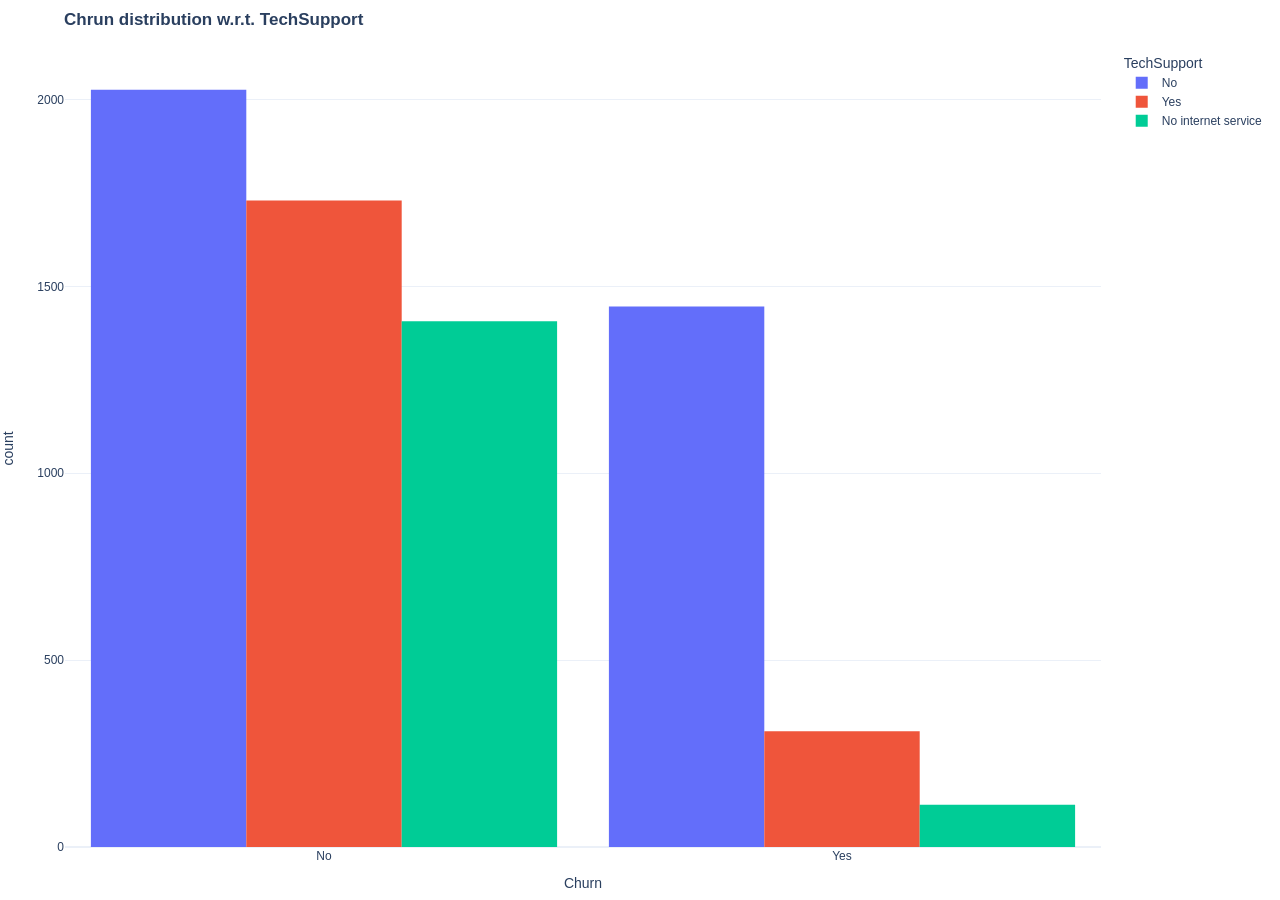
<file: website/assets/graphs/cell039_out01.html>
<!doctype html>
<html>
<head>
  <meta charset="utf-8" />
  <meta name="viewport" content="width=device-width, initial-scale=1" />
  <script src="https://cdn.plot.ly/plotly-2.35.2.min.js"></script>
  <style>
    html, body { margin: 0; width: 100%; height: 100%; overflow: hidden; background: #fff; }
    #plot { width: 100%; height: 100%; }
  </style>
</head>
<body>
  <div id="plot"></div>
  <script>
    const data = [{"alignmentgroup": "True", "bingroup": "x", "hovertemplate": "TechSupport=No<br>Churn=%{x}<br>count=%{y}<extra></extra>", "legendgroup": "No", "marker": {"color": "#636efa", "pattern": {"shape": ""}}, "name": "No", "offsetgroup": "No", "orientation": "v", "showlegend": true, "type": "histogram", "x": ["No", "No", "Yes", "Yes", "Yes", "No", "No", "No", "No", "No", "Yes", "No", "No", "Yes", "No", "Yes", "Yes", "Yes", "No", "No", "Yes", "No", "Yes", "Yes", "No", "No", "No", "No", "Yes", "No", "Yes", "Yes", "Yes", "No", "No", "No", "No", "Yes", "No", "No", "No", "No", "No", "No", "Yes", "No", "Yes", "No", "No", "No", "No", "No", "No", "Yes", "Yes", "No", "No", "No", "No", "No", "Yes", "No", "Yes", "No", "No", "Yes", "No", "Yes", "No", "Yes", "No", "No", "Yes", "Yes", "Yes", "No", "Yes", "No", "No", "Yes", "No", "Yes", "No", "No", "No", "No", "No", "Yes", "No", "Yes", "Yes", "Yes", "Yes", "Yes", "No", "Yes", "No", "Yes", "No", "Yes", "Yes", "No", "No", "Yes", "No", "No", "No", "No", "Yes", "Yes", "No", "No", "No", "No", "Yes", "No", "Yes", "Yes", "Yes", "No", "Yes", "No", "No", "No", "No", "Yes", "Yes", "No", "No", "Yes", "Yes", "Yes", "No", "Yes", "Yes", "No", "Yes", "Yes", "Yes", "No", "No", "No", "No", "No", "Yes", "No", "No", "Yes", "Yes", "Yes", "Yes", "No", "No", "No", "No", "No", "Yes", "No", "Yes", "No", "Yes", "No", "No", "No", "Yes", "Yes", "No", "No", "Yes", "No", "No", "No", "Yes", "Yes", "Yes", "No", "Yes", "No", "No", "Yes", "No", "No", "No", "No", "Yes", "Yes", "Yes", "No", "Yes", "No", "No", "Yes", "No", "No", "Yes", "No", "No", "Yes", "Yes", "No", "Yes", "No", "No", "No", "No", "No", "Yes", "Yes", "No", "No", "Yes", "No", "No", "No", "Yes", "Yes", "No", "No", "No", "No", "No", "No", "No", "Yes", "No", "No", "No", "Yes", "Yes", "No", "Yes", "No", "No", "No", "Yes", "Yes", "No", "Yes", "Yes", "No", "Yes", "Yes", "Yes", "Yes", "No", "Yes", "No", "No", "Yes", "No", "No", "Yes", "No", "Yes", "Yes", "Yes", "No", "No", "Yes", "No", "No", "Yes", "No", "Yes", "No", "No", "No", "Yes", "Yes", "No", "No", "Yes", "No", "No", "No", "No", "No", "Yes", "No", "Yes", "No", "No", "Yes", "No", "No", "No", "No", "Yes", "Yes", "No", "No", "No", "Yes", "Yes", "Yes", "No", "No", "No", "No", "No", "No", "No", "Yes", "Yes", "No", "No", "No", "No", "No", "No", "No", "No", "No", "Yes", "No", "Yes", "Yes", "Yes", "Yes", "Yes", "No", "Yes", "Yes", "Yes", "No", "Yes", "Yes", "No", "Yes", "No", "No", "No", "Yes", "No", "Yes", "Yes", "Yes", "Yes", "No", "No", "Yes", "No", "Yes", "No", "No", "Yes", "Yes", "No", "No", "No", "No", "No", "Yes", "No", "No", "No", "No", "No", "No", "Yes", "Yes", "Yes", "No", "Yes", "No", "No", "No", "No", "No", "No", "Yes", "No", "No", "No", "No", "No", "Yes", "Yes", "Yes", "Yes", "No", "No", "No", "Yes", "Yes", "Yes", "No", "No", "Yes", "Yes", "No", "No", "Yes", "No", "No", "No", "No", "Yes", "No", "Yes", "No", "Yes", "Yes", "Yes", "No", "No", "Yes", "No", "Yes", "Yes", "Yes", "No", "Yes", "No", "Yes", "Yes", "No", "No", "Yes", "Yes", "Yes", "No", "Yes", "Yes", "Yes", "Yes", "No", "Yes", "No", "No", "No", "Yes", "No", "No", "No", "Yes", "Yes", "No", "Yes", "No", "No", "No", "Yes", "Yes", "No", "No", "Yes", "No", "Yes", "No", "No", "Yes", "No", "No", "No", "No", "No", "Yes", "Yes", "No", "No", "Yes", "No", "Yes", "No", "No", "No", "Yes", "No", "Yes", "Yes", "No", "No", "Yes", "No", "No", "No", "No", "Yes", "Yes", "Yes", "No", "Yes", "Yes", "No", "Yes", "No", "Yes", "Yes", "No", "No", "Yes", "Yes", "Yes", "Yes", "No", "No", "Yes", "Yes", "No", "No", "Yes", "Yes", "No", "No", "No", "No", "Yes", "No", "Yes", "No", "Yes", "No", "No", "Yes", "Yes", "No", "Yes", "No", "No", "Yes", "Yes", "Yes", "Yes", "Yes", "No", "Yes", "Yes", "Yes", "Yes", "Yes", "No", "No", "No", "Yes", "Yes", "Yes", "Yes", "No", "No", "No", "No", "Yes", "Yes", "No", "No", "No", "No", "Yes", "No", "No", "No", "No", "Yes", "No", "No", "Yes", "Yes", "No", "Yes", "No", "No", "No", "No", "Yes", "No", "No", "Yes", "Yes", "No", "No", "No", "No", "No", "Yes", "No", "Yes", "Yes", "No", "No", "No", "Yes", "No", "No", "No", "No", "Yes", "No", "No", "Yes", "No", "No", "No", "Yes", "No", "No", "No", "No", "Yes", "No", "Yes", "No", "Yes", "No", "Yes", "No", "Yes", "Yes", "Yes", "No", "No", "No", "Yes", "Yes", "No", "No", "No", "No", "Yes", "Yes", "Yes", "No", "No", "No", "Yes", "No", "No", "No", "Yes", "Yes", "Yes", "No", "Yes", "No", "No", "Yes", "No", "No", "Yes", "No", "No", "No", "No", "Yes", "No", "Yes", "Yes", "No", "No", "No", "Yes", "Yes", "No", "Yes", "Yes", "Yes", "No", "No", "No", "Yes", "Yes", "No", "Yes", "Yes", "No", "Yes", "Yes", "No", "No", "Yes", "Yes", "No", "No", "No", "No", "No", "Yes", "Yes", "Yes", "Yes", "Yes", "Yes", "No", "No", "Yes", "No", "Yes", "No", "No", "Yes", "Yes", "No", "Yes", "No", "No", "Yes", "Yes", "No", "Yes", "Yes", "No", "Yes", "No", "No", "Yes", "No", "Yes", "No", "No", "No", "No", "Yes", "Yes", "No", "Yes", "No", "Yes", "No", "No", "Yes", "No", "No", "No", "No", "No", "No", "Yes", "No", "Yes", "Yes", "No", "No", "No", "No", "Yes", "Yes", "No", "Yes", "Yes", "No", "No", "No", "Yes", "No", "No", "No", "Yes", "No", "No", "No", "Yes", "No", "No", "No", "No", "No", "Yes", "No", "No", "Yes", "No", "Yes", "No", "No", "Yes", "Yes", "No", "No", "No", "Yes", "Yes", "No", "No", "Yes", "No", "No", "Yes", "Yes", "No", "Yes", "Yes", "Yes", "No", "Yes", "No", "No", "No", "No", "Yes", "No", "Yes", "Yes", "No", "No", "No", "No", "No", "Yes", "Yes", "No", "No", "Yes", "No", "Yes", "Yes", "No", "Yes", "Yes", "Yes", "No", "Yes", "Yes", "No", "No", "No", "No", "Yes", "Yes", "No", "No", "No", "No", "Yes", "Yes", "Yes", "Yes", "No", "Yes", "Yes", "No", "Yes", "No", "Yes", "No", "Yes", "Yes", "Yes", "No", "No", "Yes", "No", "Yes", "No", "No", "No", "No", "No", "No", "No", "No", "Yes", "Yes", "Yes", "Yes", "Yes", "No", "No", "No", "No", "No", "Yes", "No", "No", "No", "No", "No", "Yes", "Yes", "No", "Yes", "No", "Yes", "No", "Yes", "No", "Yes", "No", "No", "No", "No", "No", "No", "No", "No", "Yes", "Yes", "Yes", "No", "No", "No", "Yes", "No", "No", "Yes", "No", "No", "Yes", "Yes", "No", "No", "No", "No", "Yes", "Yes", "Yes", "No", "No", "No", "No", "No", "Yes", "Yes", "Yes", "No", "No", "No", "No", "Yes", "No", "Yes", "No", "No", "No", "No", "No", "Yes", "No", "Yes", "Yes", "Yes", "Yes", "Yes", "Yes", "Yes", "Yes", "No", "No", "Yes", "No", "No", "No", "No", "No", "Yes", "Yes", "No", "No", "No", "Yes", "No", "No", "Yes", "No", "No", "No", "Yes", "Yes", "No", "No", "No", "No", "Yes", "Yes", "No", "No", "Yes", "No", "Yes", "No", "No", "Yes", "No", "Yes", "Yes", "No", "Yes", "Yes", "No", "No", "No", "No", "No", "No", "No", "No", "Yes", "No", "No", "No", "Yes", "No", "Yes", "Yes", "No", "No", "Yes", "Yes", "Yes", "Yes", "Yes", "No", "No", "Yes", "Yes", "Yes", "Yes", "No", "Yes", "Yes", "Yes", "Yes", "Yes", "Yes", "Yes", "No", "Yes", "Yes", "Yes", "No", "No", "Yes", "No", "Yes", "No", "No", "Yes", "No", "No", "No", "No", "Yes", "Yes", "No", "No", "No", "Yes", "No", "Yes", "Yes", "No", "No", "Yes", "No", "No", "Yes", "Yes", "No", "Yes", "No", "No", "No", "No", "Yes", "Yes", "Yes", "Yes", "No", "Yes", "No", "No", "No", "No", "No", "Yes", "Yes", "No", "No", "No", "No", "Yes", "No", "No", "Yes", "No", "No", "Yes", "No", "Yes", "Yes", "Yes", "No", "No", "No", "Yes", "No", "No", "No", "No", "No", "No", "No", "Yes", "Yes", "No", "Yes", "No", "Yes", "Yes", "Yes", "No", "No", "No", "No", "Yes", "Yes", "Yes", "Yes", "No", "Yes", "Yes", "No", "Yes", "Yes", "Yes", "No", "Yes", "No", "No", "Yes", "Yes", "No", "No", "Yes", "No", "No", "No", "No", "Yes", "No", "No", "No", "No", "No", "Yes", "Yes", "Yes", "No", "No", "Yes", "No", "Yes", "Yes", "Yes", "No", "Yes", "No", "Yes", "Yes", "Yes", "Yes", "No", "No", "No", "Yes", "Yes", "No", "No", "No", "No", "No", "No", "No", "Yes", "No", "No", "No", "No", "No", "No", "Yes", "Yes", "Yes", "No", "No", "No", "No", "No", "No", "No", "No", "No", "No", "Yes", "No", "No", "No", "Yes", "Yes", "No", "No", "Yes", "Yes", "No", "No", "No", "No", "No", "No", "No", "No", "Yes", "No", "No", "No", "Yes", "No", "No", "No", "Yes", "Yes", "Yes", "No", "Yes", "No", "No", "No", "No", "No", "Yes", "No", "Yes", "Yes", "No", "No", "Yes", "No", "No", "No", "No", "Yes", "No", "Yes", "No", "Yes", "No", "Yes", "No", "Yes", "Yes", "No", "No", "No", "No", "Yes", "Yes", "Yes", "Yes", "No", "No", "No", "Yes", "No", "Yes", "Yes", "No", "Yes", "No", "Yes", "Yes", "No", "Yes", "Yes", "Yes", "No", "No", "Yes", "Yes", "Yes", "Yes", "No", "No", "Yes", "No", "No", "No", "No", "No", "No", "Yes", "No", "Yes", "Yes", "Yes", "Yes", "Yes", "Yes", "No", "No", "Yes", "No", "No", "No", "No", "No", "No", "No", "No", "Yes", "Yes", "Yes", "Yes", "Yes", "Yes", "No", "No", "No", "No", "Yes", "Yes", "No", "Yes", "Yes", "Yes", "Yes", "No", "No", "Yes", "No", "Yes", "Yes", "No", "No", "Yes", "No", "No", "Yes", "Yes", "Yes", "Yes", "Yes", "Yes", "No", "Yes", "Yes", "Yes", "No", "No", "No", "No", "Yes", "No", "Yes", "Yes", "No", "Yes", "No", "No", "Yes", "Yes", "No", "Yes", "No", "Yes", "No", "No", "No", "No", "No", "Yes", "Yes", "Yes", "Yes", "No", "No", "Yes", "No", "Yes", "No", "No", "Yes", "No", "No", "Yes", "No", "Yes", "No", "No", "No", "No", "No", "No", "No", "No", "Yes", "No", "Yes", "Yes", "Yes", "No", "No", "No", "No", "Yes", "No", "Yes", "No", "No", "Yes", "No", "Yes", "No", "No", "No", "Yes", "No", "No", "No", "No", "No", "No", "No", "Yes", "Yes", "No", "No", "No", "No", "Yes", "Yes", "Yes", "Yes", "Yes", "No", "Yes", "No", "No", "Yes", "Yes", "No", "Yes", "Yes", "Yes", "Yes", "No", "No", "Yes", "Yes", "Yes", "Yes", "No", "No", "No", "No", "Yes", "Yes", "No", "Yes", "No", "No", "No", "No", "Yes", "No", "No", "No", "Yes", "Yes", "Yes", "Yes", "No", "No", "Yes", "Yes", "No", "No", "Yes", "Yes", "Yes", "No", "No", "Yes", "No", "No", "Yes", "No", "Yes", "Yes", "Yes", "Yes", "No", "No", "No", "Yes", "Yes", "Yes", "Yes", "Yes", "No", "Yes", "No", "No", "No", "Yes", "Yes", "Yes", "No", "Yes", "No", "No", "Yes", "Yes", "No", "Yes", "No", "No", "No", "No", "Yes", "No", "No", "No", "No", "Yes", "No", "Yes", "Yes", "No", "Yes", "Yes", "Yes", "Yes", "Yes", "No", "No", "Yes", "No", "No", "No", "Yes", "No", "Yes", "No", "Yes", "No", "Yes", "No", "Yes", "Yes", "No", "Yes", "No", "No", "No", "No", "No", "No", "Yes", "Yes", "No", "No", "No", "No", "No", "Yes", "No", "Yes", "Yes", "Yes", "Yes", "No", "Yes", "No", "Yes", "No", "Yes", "No", "Yes", "No", "No", "Yes", "No", "No", "No", "No", "Yes", "No", "No", "No", "No", "No", "No", "Yes", "No", "No", "No", "Yes", "No", "No", "Yes", "Yes", "No", "Yes", "No", "No", "No", "No", "No", "Yes", "Yes", "No", "Yes", "Yes", "Yes", "Yes", "No", "No", "No", "No", "Yes", "No", "No", "No", "No", "Yes", "No", "Yes", "Yes", "Yes", "No", "Yes", "No", "No", "No", "Yes", "Yes", "No", "Yes", "No", "Yes", "No", "No", "Yes", "Yes", "Yes", "No", "Yes", "No", "No", "Yes", "No", "No", "No", "Yes", "Yes", "Yes", "No", "Yes", "Yes", "Yes", "Yes", "Yes", "No", "No", "No", "No", "Yes", "Yes", "Yes", "Yes", "Yes", "Yes", "No", "No", "No", "No", "No", "No", "No", "No", "Yes", "No", "Yes", "Yes", "Yes", "No", "Yes", "No", "No", "No", "Yes", "Yes", "No", "Yes", "No", "Yes", "No", "Yes", "No", "No", "No", "Yes", "Yes", "No", "No", "No", "No", "No", "No", "No", "No", "No", "No", "Yes", "Yes", "No", "Yes", "No", "No", "No", "Yes", "No", "No", "No", "No", "No", "No", "No", "Yes", "No", "No", "No", "No", "Yes", "No", "No", "Yes", "No", "No", "Yes", "Yes", "No", "No", "Yes", "No", "No", "No", "No", "No", "No", "No", "Yes", "No", "No", "Yes", "Yes", "Yes", "Yes", "No", "Yes", "No", "No", "Yes", "No", "Yes", "No", "Yes", "No", "No", "Yes", "No", "No", "No", "Yes", "No", "No", "Yes", "No", "No", "No", "No", "No", "No", "Yes", "No", "No", "Yes", "Yes", "No", "Yes", "Yes", "No", "Yes", "No", "Yes", "No", "No", "Yes", "No", "Yes", "No", "No", "Yes", "No", "Yes", "No", "Yes", "No", "No", "Yes", "No", "No", "Yes", "No", "Yes", "No", "No", "No", "Yes", "No", "No", "No", "No", "Yes", "No", "No", "Yes", "No", "No", "No", "Yes", "Yes", "Yes", "Yes", "Yes", "Yes", "No", "Yes", "No", "Yes", "Yes", "No", "No", "No", "No", "No", "No", "Yes", "No", "No", "Yes", "No", "No", "Yes", "No", "No", "No", "Yes", "Yes", "Yes", "No", "No", "Yes", "No", "No", "Yes", "No", "Yes", "Yes", "Yes", "Yes", "Yes", "No", "Yes", "No", "No", "No", "Yes", "Yes", "No", "Yes", "Yes", "Yes", "No", "Yes", "No", "No", "No", "No", "Yes", "Yes", "No", "No", "Yes", "No", "No", "Yes", "No", "No", "Yes", "No", "Yes", "No", "No", "Yes", "No", "No", "Yes", "No", "No", "Yes", "Yes", "Yes", "No", "Yes", "No", "Yes", "No", "Yes", "Yes", "No", "No", "Yes", "No", "No", "No", "No", "Yes", "No", "Yes", "No", "No", "Yes", "No", "No", "Yes", "Yes", "No", "No", "No", "No", "Yes", "Yes", "No", "No", "No", "No", "Yes", "Yes", "Yes", "Yes", "No", "No", "Yes", "Yes", "Yes", "No", "No", "Yes", "Yes", "No", "No", "No", "Yes", "No", "Yes", "No", "Yes", "No", "No", "No", "No", "Yes", "Yes", "No", "No", "Yes", "No", "Yes", "No", "No", "No", "Yes", "No", "No", "No", "No", "Yes", "Yes", "No", "Yes", "No", "Yes", "No", "Yes", "No", "No", "No", "Yes", "Yes", "No", "No", "Yes", "No", "Yes", "No", "No", "No", "No", "No", "Yes", "No", "Yes", "Yes", "No", "No", "No", "No", "No", "Yes", "No", "No", "No", "No", "Yes", "No", "No", "No", "Yes", "Yes", "No", "No", "Yes", "Yes", "No", "No", "No", "No", "Yes", "Yes", "No", "No", "No", "No", "Yes", "Yes", "Yes", "Yes", "Yes", "No", "No", "No", "No", "No", "No", "No", "No", "Yes", "No", "Yes", "No", "No", "No", "No", "No", "Yes", "No", "No", "No", "Yes", "No", "Yes", "No", "No", "Yes", "No", "Yes", "No", "Yes", "No", "Yes", "Yes", "No", "No", "Yes", "No", "No", "No", "No", "No", "Yes", "No", "No", "No", "Yes", "No", "Yes", "No", "No", "No", "No", "Yes", "Yes", "Yes", "No", "No", "No", "Yes", "Yes", "Yes", "Yes", "Yes", "No", "Yes", "Yes", "No", "No", "No", "No", "Yes", "Yes", "No", "Yes", "No", "Yes", "Yes", "No", "No", "No", "No", "No", "No", "Yes", "Yes", "Yes", "No", "No", "No", "No", "Yes", "No", "No", "Yes", "Yes", "Yes", "No", "No", "Yes", "No", "Yes", "No", "No", "Yes", "Yes", "No", "No", "No", "Yes", "No", "Yes", "No", "Yes", "No", "No", "Yes", "No", "No", "No", "No", "No", "No", "Yes", "Yes", "No", "No", "No", "Yes", "No", "Yes", "No", "Yes", "Yes", "Yes", "No", "No", "No", "No", "Yes", "No", "No", "Yes", "No", "No", "Yes", "Yes", "No", "No", "No", "Yes", "No", "No", "No", "No", "No", "No", "No", "No", "Yes", "No", "No", "Yes", "Yes", "No", "No", "Yes", "Yes", "No", "Yes", "Yes", "Yes", "Yes", "Yes", "No", "Yes", "No", "Yes", "No", "No", "No", "No", "Yes", "No", "Yes", "No", "No", "Yes", "No", "No", "Yes", "No", "Yes", "Yes", "Yes", "Yes", "No", "No", "Yes", "Yes", "No", "No", "Yes", "No", "No", "No", "Yes", "Yes", "No", "Yes", "Yes", "No", "Yes", "Yes", "No", "Yes", "No", "Yes", "No", "Yes", "Yes", "Yes", "No", "No", "Yes", "Yes", "No", "No", "No", "No", "No", "Yes", "No", "No", "No", "No", "No", "Yes", "No", "No", "No", "No", "No", "Yes", "No", "No", "No", "Yes", "Yes", "No", "Yes", "No", "Yes", "No", "No", "No", "Yes", "No", "No", "No", "No", "No", "Yes", "Yes", "No", "No", "No", "Yes", "No", "Yes", "No", "Yes", "No", "Yes", "Yes", "No", "Yes", "No", "Yes", "No", "No", "No", "Yes", "No", "No", "No", "Yes", "No", "No", "Yes", "No", "No", "No", "No", "No", "Yes", "Yes", "No", "No", "No", "Yes", "No", "Yes", "No", "No", "No", "Yes", "No", "Yes", "No", "Yes", "No", "No", "Yes", "No", "Yes", "Yes", "Yes", "No", "No", "No", "No", "No", "No", "Yes", "No", "No", "No", "Yes", "No", "Yes", "No", "No", "Yes", "No", "Yes", "Yes", "No", "Yes", "No", "No", "No", "Yes", "Yes", "No", "No", "No", "Yes", "Yes", "No", "No", "Yes", "No", "Yes", "Yes", "No", "No", "Yes", "No", "Yes", "No", "No", "No", "Yes", "No", "No", "No", "Yes", "No", "No", "Yes", "Yes", "No", "Yes", "No", "No", "No", "No", "Yes", "No", "No", "No", "Yes", "Yes", "Yes", "Yes", "Yes", "No", "No", "Yes", "Yes", "No", "No", "No", "No", "Yes", "Yes", "No", "No", "No", "No", "Yes", "No", "Yes", "Yes", "Yes", "No", "Yes", "Yes", "No", "No", "Yes", "Yes", "Yes", "No", "Yes", "No", "No", "No", "Yes", "Yes", "No", "No", "No", "No", "No", "No", "Yes", "Yes", "Yes", "Yes", "No", "No", "No", "Yes", "No", "Yes", "Yes", "Yes", "No", "Yes", "Yes", "No", "No", "No", "No", "No", "Yes", "No", "Yes", "No", "Yes", "No", "No", "No", "Yes", "Yes", "Yes", "Yes", "No", "No", "Yes", "No", "No", "No", "No", "No", "Yes", "Yes", "Yes", "No", "Yes", "Yes", "No", "No", "No", "No", "Yes", "No", "No", "Yes", "Yes", "No", "Yes", "Yes", "No", "No", "No", "No", "No", "Yes", "No", "Yes", "Yes", "No", "No", "Yes", "Yes", "No", "No", "Yes", "Yes", "No", "Yes", "Yes", "No", "No", "No", "No", "No", "No", "Yes", "No", "No", "No", "No", "No", "Yes", "No", "Yes", "No", "No", "No", "Yes", "Yes", "Yes", "No", "Yes", "No", "No", "No", "Yes", "No", "Yes", "No", "No", "No", "Yes", "Yes", "No", "No", "Yes", "Yes", "No", "No", "No", "No", "No", "No", "Yes", "Yes", "No", "No", "No", "Yes", "No", "Yes", "Yes", "No", "Yes", "No", "No", "Yes", "No", "No", "No", "No", "No", "No", "Yes", "No", "Yes", "Yes", "Yes", "Yes", "Yes", "Yes", "Yes", "No", "No", "No", "No", "Yes", "Yes", "No", "No", "Yes", "No", "No", "Yes", "No", "No", "Yes", "Yes", "No", "No", "Yes", "Yes", "Yes", "No", "No", "No", "Yes", "No", "No", "No", "Yes", "Yes", "No", "Yes", "No", "Yes", "Yes", "No", "Yes", "Yes", "Yes", "Yes", "No", "No", "Yes", "Yes", "Yes", "Yes", "No", "No", "No", "No", "Yes", "No", "Yes", "No", "No", "No", "No", "No", "No", "Yes", "No", "No", "No", "Yes", "Yes", "No", "No", "Yes", "Yes", "Yes", "No", "No", "No", "No", "No", "No", "Yes", "No", "No", "Yes", "Yes", "No", "Yes", "No", "Yes", "No", "No", "Yes", "No", "No", "No", "No", "No", "Yes", "Yes", "No", "No", "Yes", "Yes", "No", "No", "No", "No", "Yes", "Yes", "Yes", "Yes", "Yes", "No", "No", "Yes", "Yes", "Yes", "No", "No", "No", "Yes", "No", "Yes", "No", "No", "Yes", "No", "No", "No", "No", "No", "No", "Yes", "Yes", "No", "No", "Yes", "Yes", "Yes", "No", "No", "No", "Yes", "No", "No", "No", "Yes", "Yes", "Yes", "Yes", "No", "Yes", "Yes", "No", "Yes", "Yes", "No", "No", "Yes", "Yes", "Yes", "No", "No", "No", "No", "Yes", "No", "No", "No", "Yes", "Yes", "No", "No", "Yes", "No", "Yes", "Yes", "No", "No", "No", "No", "No", "Yes", "No", "No", "No", "No", "No", "Yes", "No", "Yes", "No", "No", "No", "No", "No", "No", "Yes", "No", "Yes", "Yes", "No", "No", "No", "Yes", "No", "Yes", "No", "Yes", "No", "No", "Yes", "Yes", "No", "No", "Yes", "No", "No", "Yes", "No", "No", "Yes", "No", "Yes", "No", "No", "Yes", "No", "Yes", "No", "Yes", "No", "No", "No", "No", "Yes", "Yes", "No", "No", "No", "No", "No", "No", "No", "Yes", "Yes", "No", "No", "No", "Yes", "No", "No", "Yes", "No", "Yes", "Yes", "No", "Yes", "No", "No", "No", "No", "Yes", "Yes", "No", "Yes", "Yes", "No", "No", "No", "No", "No", "Yes", "No", "No", "No", "Yes", "No", "No", "Yes", "Yes", "No", "No", "No", "No", "Yes", "Yes", "No", "Yes", "No", "No", "Yes", "Yes", "No", "Yes", "No", "Yes", "Yes", "Yes", "No", "Yes", "No", "Yes", "No", "Yes", "No", "No", "Yes", "Yes", "No", "No", "No", "Yes", "No", "No", "No", "No", "Yes", "No", "No", "No", "No", "Yes", "Yes", "Yes", "Yes", "No", "Yes", "No", "Yes", "Yes", "No", "No", "Yes", "Yes", "No", "No", "No", "No", "Yes", "No", "No", "No", "No", "Yes", "No", "Yes", "No", "Yes", "Yes", "No", "Yes", "No", "No", "Yes", "No", "No", "Yes", "Yes", "No", "No", "No", "Yes", "No", "Yes", "Yes", "Yes", "No", "Yes", "Yes", "Yes", "No", "No", "No", "Yes", "Yes", "No", "No", "No", "No", "No", "Yes", "Yes", "No", "Yes", "No", "Yes", "No", "No", "Yes", "No", "Yes", "No", "Yes", "No", "No", "Yes", "Yes", "No", "Yes", "No", "No", "Yes", "Yes", "No", "No", "No", "No", "No", "No", "No", "No", "Yes", "Yes", "No", "No", "No", "No", "No", "No", "Yes", "Yes", "No", "Yes", "No", "No", "No", "Yes", "Yes", "No", "No", "No", "No", "No", "No", "Yes", "Yes", "No", "Yes", "No", "Yes", "No", "Yes", "Yes", "Yes", "No", "No", "No", "No", "Yes", "No", "No", "No", "Yes", "No", "Yes", "No", "No", "Yes", "Yes", "No", "No", "Yes", "No", "Yes", "No", "Yes", "Yes", "Yes", "Yes", "Yes", "No", "Yes", "No", "No", "Yes", "Yes", "No", "No", "No", "No", "No", "No", "No", "No", "Yes", "Yes", "No", "No", "Yes", "Yes", "No", "Yes", "No", "No", "Yes", "No", "Yes", "No", "Yes", "No", "No", "No", "No", "Yes", "Yes", "Yes", "No", "No", "No", "Yes", "No", "No", "Yes", "No", "Yes", "No", "No", "No", "No", "No", "Yes", "No", "Yes", "No", "No", "No", "No", "No", "Yes", "No", "No", "Yes", "Yes", "Yes", "No", "Yes", "Yes", "Yes", "No", "Yes", "No", "No", "No", "No", "Yes", "No", "No", "No", "No", "No", "No", "No", "Yes", "No", "Yes", "No", "No", "Yes", "No", "Yes", "No", "Yes", "Yes", "No", "No", "No", "No", "Yes", "No", "No", "No", "No", "No", "No", "No", "Yes", "No", "No", "No", "No", "No", "No", "Yes", "No", "Yes", "No", "Yes", "No", "No", "Yes", "Yes", "No", "Yes", "Yes", "No", "Yes", "No", "Yes", "No", "Yes", "Yes", "Yes", "Yes", "No", "Yes", "Yes", "No", "Yes", "No", "Yes", "Yes", "Yes", "Yes", "Yes", "No", "No", "Yes", "No", "Yes", "Yes", "No", "No", "Yes", "No", "Yes", "Yes", "No", "No", "Yes", "Yes", "No", "No", "No", "No", "No", "No", "No", "No", "Yes", "Yes", "Yes", "Yes", "No", "No", "Yes", "No", "Yes", "No", "Yes", "No", "No", "Yes", "Yes", "Yes", "Yes", "Yes", "No", "No", "No", "No", "Yes", "Yes", "No", "No", "Yes", "No", "No", "No", "No", "Yes", "Yes", "Yes", "No", "No", "No", "Yes", "No", "No", "No", "No", "Yes", "No", "Yes", "No", "No", "No", "No", "No", "Yes", "No", "Yes", "No", "No", "No", "No", "Yes", "Yes", "Yes", "No", "Yes", "No", "No", "No", "Yes", "Yes", "No", "No", "No", "Yes", "No", "No", "No", "No", "Yes", "No", "Yes", "Yes", "Yes", "No", "Yes", "No", "No", "Yes", "No", "Yes", "Yes", "No", "No", "Yes", "No", "No", "No", "No", "No", "No", "Yes", "Yes", "No", "Yes", "Yes", "Yes", "No", "Yes", "No", "Yes", "No", "No", "Yes", "No", "Yes", "Yes", "No", "Yes", "No", "No", "No", "Yes", "Yes", "Yes", "Yes", "Yes", "Yes", "No", "No", "No", "Yes", "Yes", "No", "No", "Yes", "Yes", "Yes", "No", "No", "No", "No", "Yes", "Yes", "Yes", "No", "Yes", "No", "No", "No", "Yes", "Yes", "No", "No", "Yes", "No", "No", "No", "No", "No", "No", "Yes", "Yes", "No", "Yes", "No", "No", "Yes", "Yes", "Yes", "Yes", "No", "No", "No", "Yes", "Yes", "No", "No", "No", "Yes", "Yes", "No", "No", "Yes", "Yes", "Yes", "No", "No", "No", "No", "No", "Yes", "No", "No", "No", "No", "Yes", "No", "Yes", "No", "No", "Yes", "Yes", "No", "Yes", "Yes", "Yes", "Yes", "No", "No", "No", "No", "Yes", "No", "No", "No", "Yes", "No", "No", "Yes", "No", "Yes", "No", "No", "No", "Yes"], "xaxis": "x", "yaxis": "y"}, {"alignmentgroup": "True", "bingroup": "x", "hovertemplate": "TechSupport=Yes<br>Churn=%{x}<br>count=%{y}<extra></extra>", "legendgroup": "Yes", "marker": {"color": "#EF553B", "pattern": {"shape": ""}}, "name": "Yes", "offsetgroup": "Yes", "orientation": "v", "showlegend": true, "type": "histogram", "x": ["No", "Yes", "No", "No", "Yes", "No", "No", "No", "No", "No", "No", "No", "No", "No", "No", "No", "No", "No", "No", "No", "No", "No", "No", "No", "No", "No", "No", "No", "No", "No", "Yes", "No", "No", "No", "No", "No", "No", "Yes", "No", "No", "No", "No", "No", "No", "No", "Yes", "No", "No", "No", "No", "No", "No", "No", "No", "No", "No", "Yes", "No", "No", "No", "No", "Yes", "No", "No", "No", "No", "No", "No", "No", "No", "No", "No", "No", "No", "No", "No", "No", "No", "No", "Yes", "No", "No", "Yes", "No", "No", "No", "No", "No", "No", "No", "No", "Yes", "No", "Yes", "No", "No", "No", "No", "Yes", "No", "No", "No", "No", "No", "No", "No", "No", "No", "No", "No", "Yes", "No", "No", "No", "No", "No", "No", "No", "No", "No", "No", "No", "No", "No", "No", "No", "No", "No", "No", "No", "No", "No", "No", "No", "No", "No", "No", "No", "No", "No", "No", "No", "No", "Yes", "No", "No", "No", "No", "No", "No", "Yes", "Yes", "No", "No", "No", "Yes", "No", "No", "No", "No", "No", "No", "No", "Yes", "No", "No", "No", "No", "No", "No", "No", "No", "No", "No", "No", "No", "No", "No", "No", "No", "Yes", "No", "No", "No", "No", "No", "No", "No", "No", "No", "Yes", "No", "No", "No", "No", "No", "Yes", "No", "No", "No", "No", "No", "No", "No", "No", "No", "No", "No", "No", "No", "No", "No", "No", "No", "No", "No", "No", "No", "No", "Yes", "No", "No", "No", "No", "No", "No", "No", "No", "No", "No", "No", "No", "No", "Yes", "No", "No", "No", "No", "No", "No", "No", "Yes", "No", "No", "No", "Yes", "No", "Yes", "No", "No", "No", "No", "No", "Yes", "No", "No", "No", "No", "No", "No", "No", "No", "No", "No", "No", "No", "No", "Yes", "No", "No", "Yes", "No", "No", "Yes", "No", "No", "No", "No", "No", "Yes", "No", "No", "No", "No", "No", "No", "No", "No", "No", "No", "No", "No", "No", "No", "Yes", "No", "No", "No", "Yes", "No", "Yes", "No", "Yes", "No", "No", "No", "No", "No", "No", "Yes", "No", "No", "No", "No", "No", "No", "Yes", "No", "Yes", "No", "No", "No", "No", "No", "No", "No", "Yes", "No", "No", "No", "No", "No", "No", "No", "No", "Yes", "No", "No", "No", "No", "No", "Yes", "No", "No", "No", "No", "No", "No", "No", "Yes", "Yes", "No", "No", "No", "No", "No", "No", "No", "No", "No", "No", "Yes", "No", "Yes", "No", "No", "No", "Yes", "No", "No", "Yes", "No", "No", "No", "No", "No", "No", "No", "No", "No", "No", "No", "No", "No", "No", "No", "No", "No", "No", "No", "Yes", "No", "No", "Yes", "Yes", "No", "No", "No", "No", "No", "No", "Yes", "No", "No", "No", "No", "No", "No", "No", "No", "No", "No", "No", "No", "No", "No", "No", "No", "No", "No", "No", "No", "Yes", "No", "No", "No", "Yes", "No", "No", "No", "No", "No", "Yes", "No", "No", "No", "No", "Yes", "No", "No", "No", "No", "No", "Yes", "No", "No", "No", "No", "No", "No", "Yes", "No", "No", "No", "No", "No", "Yes", "Yes", "No", "No", "No", "No", "No", "No", "Yes", "No", "No", "No", "No", "No", "No", "No", "No", "No", "No", "No", "No", "No", "No", "No", "No", "No", "Yes", "No", "Yes", "No", "No", "No", "No", "No", "No", "No", "Yes", "No", "No", "No", "No", "No", "No", "No", "No", "No", "No", "No", "Yes", "No", "No", "No", "No", "No", "No", "No", "No", "No", "No", "Yes", "No", "No", "No", "No", "No", "No", "No", "Yes", "Yes", "No", "No", "No", "No", "No", "No", "Yes", "No", "No", "No", "No", "No", "Yes", "No", "No", "No", "No", "No", "No", "No", "No", "No", "Yes", "No", "No", "No", "No", "No", "No", "No", "No", "Yes", "No", "No", "Yes", "No", "No", "No", "No", "No", "No", "Yes", "No", "No", "No", "No", "No", "No", "No", "No", "No", "No", "No", "No", "Yes", "No", "No", "No", "No", "No", "Yes", "No", "No", "No", "No", "No", "Yes", "No", "No", "No", "No", "No", "No", "No", "No", "No", "No", "No", "No", "No", "No", "No", "Yes", "No", "No", "No", "No", "No", "No", "No", "No", "No", "No", "No", "No", "No", "No", "No", "No", "No", "No", "No", "No", "No", "No", "No", "No", "No", "No", "Yes", "No", "No", "No", "No", "No", "No", "Yes", "Yes", "No", "Yes", "No", "No", "Yes", "No", "Yes", "No", "No", "Yes", "No", "No", "No", "Yes", "No", "No", "No", "No", "No", "No", "No", "No", "No", "No", "Yes", "No", "No", "No", "No", "No", "No", "No", "No", "No", "No", "No", "No", "No", "No", "No", "No", "No", "No", "No", "No", "No", "No", "No", "Yes", "No", "No", "No", "No", "Yes", "No", "Yes", "No", "No", "No", "No", "No", "No", "No", "No", "Yes", "No", "No", "Yes", "No", "No", "No", "No", "No", "No", "No", "No", "No", "No", "No", "No", "No", "No", "No", "No", "No", "No", "No", "No", "No", "Yes", "No", "No", "No", "Yes", "No", "No", "No", "No", "No", "No", "No", "No", "No", "Yes", "No", "Yes", "No", "Yes", "No", "No", "No", "No", "No", "No", "Yes", "No", "No", "Yes", "No", "No", "No", "No", "No", "No", "No", "No", "No", "No", "No", "No", "No", "No", "No", "No", "No", "No", "No", "No", "No", "Yes", "No", "No", "No", "No", "No", "No", "No", "No", "No", "No", "Yes", "No", "No", "No", "No", "No", "No", "No", "Yes", "Yes", "No", "No", "Yes", "No", "Yes", "No", "Yes", "No", "No", "Yes", "No", "Yes", "Yes", "No", "No", "No", "No", "No", "No", "No", "No", "No", "No", "No", "No", "No", "No", "No", "No", "Yes", "No", "No", "No", "No", "No", "No", "No", "No", "No", "No", "No", "No", "No", "No", "No", "No", "No", "Yes", "No", "No", "No", "No", "No", "No", "Yes", "No", "No", "No", "No", "No", "No", "No", "No", "No", "No", "No", "No", "No", "No", "Yes", "No", "No", "No", "Yes", "No", "No", "Yes", "No", "No", "Yes", "No", "Yes", "No", "No", "No", "No", "No", "No", "No", "No", "No", "No", "No", "No", "No", "No", "Yes", "No", "No", "No", "No", "No", "No", "Yes", "No", "No", "No", "No", "No", "No", "Yes", "No", "Yes", "Yes", "No", "Yes", "No", "No", "No", "No", "No", "No", "No", "No", "No", "No", "No", "No", "No", "No", "No", "No", "No", "Yes", "No", "No", "No", "Yes", "No", "No", "No", "No", "Yes", "No", "No", "No", "No", "No", "No", "No", "No", "Yes", "No", "No", "No", "No", "No", "No", "No", "No", "No", "Yes", "No", "Yes", "No", "Yes", "No", "No", "No", "No", "No", "No", "No", "No", "No", "No", "No", "No", "No", "No", "No", "No", "No", "No", "No", "No", "No", "No", "No", "No", "No", "No", "No", "Yes", "No", "No", "Yes", "No", "No", "No", "No", "No", "No", "Yes", "No", "No", "Yes", "No", "No", "No", "No", "No", "No", "No", "No", "No", "Yes", "Yes", "No", "Yes", "No", "No", "Yes", "Yes", "No", "No", "No", "Yes", "Yes", "No", "No", "No", "No", "No", "No", "No", "No", "No", "No", "No", "No", "No", "No", "No", "No", "No", "No", "No", "No", "Yes", "No", "No", "Yes", "Yes", "Yes", "No", "No", "No", "No", "No", "No", "Yes", "No", "No", "No", "No", "No", "No", "No", "No", "No", "No", "No", "No", "No", "No", "Yes", "No", "No", "Yes", "No", "Yes", "No", "Yes", "Yes", "No", "No", "No", "No", "No", "No", "No", "Yes", "Yes", "No", "No", "No", "No", "No", "No", "No", "No", "Yes", "No", "No", "No", "No", "Yes", "No", "No", "No", "No", "No", "No", "No", "No", "No", "No", "No", "No", "No", "Yes", "Yes", "No", "No", "No", "No", "No", "No", "No", "No", "No", "Yes", "No", "No", "No", "No", "No", "No", "No", "No", "No", "No", "No", "No", "No", "No", "No", "No", "No", "No", "No", "No", "Yes", "No", "No", "No", "Yes", "Yes", "No", "No", "No", "No", "No", "No", "No", "No", "No", "No", "No", "No", "No", "No", "No", "No", "No", "No", "No", "No", "No", "No", "Yes", "No", "Yes", "No", "No", "Yes", "No", "Yes", "No", "No", "Yes", "No", "No", "No", "No", "No", "Yes", "No", "No", "No", "No", "No", "No", "No", "No", "No", "No", "No", "No", "No", "Yes", "No", "No", "No", "Yes", "Yes", "No", "No", "No", "Yes", "No", "Yes", "Yes", "No", "No", "Yes", "No", "No", "No", "No", "No", "No", "No", "No", "No", "No", "No", "No", "No", "No", "No", "No", "No", "No", "No", "No", "No", "No", "No", "Yes", "No", "No", "No", "No", "No", "No", "Yes", "No", "No", "No", "No", "No", "No", "Yes", "No", "No", "No", "No", "Yes", "No", "No", "No", "No", "No", "No", "No", "No", "No", "No", "No", "No", "No", "No", "No", "Yes", "No", "No", "Yes", "No", "No", "Yes", "No", "No", "No", "No", "No", "No", "No", "No", "No", "No", "No", "No", "No", "No", "No", "No", "No", "No", "Yes", "No", "Yes", "No", "No", "No", "No", "No", "No", "Yes", "No", "No", "Yes", "No", "No", "No", "No", "Yes", "No", "No", "No", "Yes", "No", "Yes", "Yes", "No", "Yes", "No", "No", "No", "No", "No", "No", "No", "No", "No", "No", "No", "No", "Yes", "No", "No", "Yes", "No", "No", "No", "Yes", "No", "Yes", "No", "No", "No", "No", "No", "No", "No", "No", "No", "No", "No", "Yes", "Yes", "No", "No", "No", "No", "Yes", "No", "No", "No", "No", "No", "No", "No", "No", "No", "No", "No", "No", "No", "Yes", "No", "No", "No", "No", "No", "No", "No", "No", "No", "No", "Yes", "No", "No", "No", "No", "No", "No", "No", "No", "No", "No", "No", "No", "Yes", "Yes", "No", "No", "No", "No", "No", "No", "Yes", "No", "Yes", "No", "No", "No", "No", "No", "No", "No", "No", "No", "No", "No", "No", "No", "No", "No", "Yes", "No", "No", "No", "No", "No", "No", "No", "No", "No", "No", "No", "No", "Yes", "No", "No", "No", "No", "No", "No", "No", "Yes", "No", "No", "No", "No", "No", "No", "No", "No", "No", "No", "No", "Yes", "No", "No", "No", "No", "No", "No", "No", "No", "No", "No", "No", "No", "No", "Yes", "No", "Yes", "No", "No", "No", "No", "No", "No", "No", "No", "No", "No", "Yes", "Yes", "No", "No", "No", "No", "No", "No", "No", "No", "No", "No", "No", "No", "No", "No", "No", "No", "Yes", "No", "No", "No", "No", "Yes", "No", "Yes", "No", "No", "No", "No", "No", "No", "No", "Yes", "No", "No", "Yes", "No", "No", "No", "No", "No", "No", "No", "No", "No", "Yes", "No", "No", "No", "Yes", "No", "No", "No", "No", "No", "No", "No", "No", "No", "No", "No", "Yes", "No", "No", "No", "No", "Yes", "No", "No", "Yes", "No", "No", "No", "No", "No", "No", "No", "Yes", "No", "No", "No", "Yes", "No", "No", "No", "No", "No", "No", "No", "No", "No", "Yes", "No", "Yes", "No", "Yes", "No", "No", "No", "No", "No", "Yes", "No", "No", "Yes", "Yes", "Yes", "No", "Yes", "Yes", "No", "No", "No", "No", "No", "No", "No", "Yes", "No", "Yes", "Yes", "No", "No", "No", "Yes", "No", "Yes", "No", "No", "No", "No", "Yes", "Yes", "No", "No", "No", "No", "Yes", "Yes", "No", "No", "Yes", "No", "No", "No", "No", "No", "No", "No", "No", "No", "No", "No", "No", "No", "No", "No", "No", "No", "Yes", "No", "No", "Yes", "Yes", "No", "No", "No", "No", "No", "No", "No", "No", "No", "No", "No", "No", "Yes", "No", "No", "No", "No", "No", "No", "No", "No", "No", "No", "No", "No", "No", "Yes", "No", "Yes", "No", "No", "No", "No", "No", "No", "No", "No", "Yes", "Yes", "No", "Yes", "Yes", "No", "No", "No", "No", "No", "No", "No", "No", "No", "Yes", "No", "No", "Yes", "No", "No", "Yes", "No", "Yes", "No", "No", "No", "No", "No", "No", "No", "No", "No", "No", "No", "No", "No", "No", "No", "Yes", "No", "No", "No", "No", "No", "No", "No", "Yes", "No", "No", "Yes", "No", "No", "No", "No", "No", "Yes", "No", "No", "Yes", "No", "No", "Yes", "Yes", "No", "No", "No", "No", "Yes", "No", "No", "No", "No", "No", "No", "No", "No", "No", "No", "No", "No", "No", "No", "No", "No", "No", "No", "No", "No", "No", "No", "Yes", "No", "No", "No", "No", "No", "Yes", "No", "No", "No", "Yes", "No", "No", "No", "No", "Yes", "No", "No", "Yes", "No", "Yes", "Yes", "No", "No", "No", "No", "No", "No", "No", "No", "No", "Yes", "No", "No", "No", "No", "No", "No", "Yes", "No", "Yes", "No", "No", "Yes", "No", "No", "No", "No", "No", "No", "No", "No", "No", "No", "No", "No", "Yes", "No", "No", "Yes", "No", "Yes", "No", "No", "No", "No", "No", "No", "Yes", "No", "No", "No", "No", "No", "No", "No", "No", "No", "No", "No", "Yes", "No", "No", "No", "No", "Yes", "Yes", "No", "No", "Yes", "No", "No", "No", "No", "No", "No", "No", "No", "No", "No", "No", "Yes", "No", "No", "Yes", "No", "No", "No", "Yes", "Yes", "Yes", "No", "No", "Yes", "No", "No", "No", "No", "No", "No", "No", "No", "No", "No", "No", "No", "Yes", "No", "No", "No", "No", "No", "No", "No", "No", "No", "No", "No", "No", "No", "No", "No", "No", "No", "No", "Yes", "No", "No", "No", "Yes", "No", "No", "Yes", "Yes", "No", "No", "No", "No", "No", "Yes", "No", "No", "No", "No", "Yes", "No", "Yes", "No", "No", "No", "Yes", "No", "Yes", "No", "No", "No", "Yes", "No", "No", "Yes", "No", "No", "No", "No", "No", "No", "Yes", "No", "No", "Yes", "No", "No", "Yes", "No", "No", "No", "No", "No", "No", "No", "No", "No", "No", "No", "No", "No", "Yes", "No", "No", "No", "No", "No", "No", "No", "No", "No", "No", "No", "No", "No", "No", "Yes", "Yes", "No", "No", "No", "No", "No", "No", "Yes", "No", "No", "Yes", "No", "No", "No", "Yes", "No", "Yes", "No", "No", "No", "No", "No", "No"], "xaxis": "x", "yaxis": "y"}, {"alignmentgroup": "True", "bingroup": "x", "hovertemplate": "TechSupport=No internet service<br>Churn=%{x}<br>count=%{y}<extra></extra>", "legendgroup": "No internet service", "marker": {"color": "#00cc96", "pattern": {"shape": ""}}, "name": "No internet service", "offsetgroup": "No internet service", "orientation": "v", "showlegend": true, "type": "histogram", "x": ["No", "No", "No", "Yes", "No", "No", "No", "No", "No", "No", "No", "No", "No", "No", "Yes", "No", "No", "No", "No", "No", "No", "No", "No", "No", "No", "No", "No", "No", "No", "No", "No", "No", "No", "No", "No", "No", "No", "No", "No", "No", "No", "No", "No", "No", "No", "No", "No", "No", "No", "No", "No", "No", "No", "Yes", "No", "No", "No", "No", "No", "No", "No", "No", "No", "No", "No", "No", "No", "No", "No", "No", "Yes", "No", "No", "No", "No", "No", "No", "Yes", "Yes", "No", "No", "No", "No", "Yes", "No", "No", "No", "No", "No", "No", "No", "No", "No", "No", "No", "No", "No", "No", "No", "No", "No", "No", "No", "No", "No", "No", "No", "No", "No", "Yes", "No", "No", "No", "No", "No", "No", "No", "No", "Yes", "No", "No", "No", "No", "No", "Yes", "Yes", "No", "No", "No", "No", "No", "No", "No", "No", "No", "No", "No", "No", "No", "Yes", "No", "No", "No", "No", "No", "No", "No", "No", "No", "No", "No", "No", "No", "No", "No", "Yes", "No", "No", "No", "No", "No", "No", "No", "No", "No", "No", "Yes", "No", "No", "No", "No", "No", "No", "No", "No", "No", "No", "No", "No", "No", "No", "No", "No", "No", "No", "No", "No", "No", "No", "Yes", "No", "No", "No", "No", "No", "No", "No", "No", "No", "No", "No", "No", "No", "No", "No", "No", "No", "No", "No", "No", "No", "Yes", "No", "No", "No", "No", "No", "No", "No", "No", "No", "No", "No", "No", "No", "No", "No", "No", "No", "No", "No", "No", "No", "No", "No", "No", "No", "Yes", "No", "No", "No", "No", "No", "No", "No", "No", "No", "No", "Yes", "No", "No", "No", "No", "No", "No", "No", "No", "No", "No", "No", "No", "No", "Yes", "No", "No", "Yes", "No", "No", "No", "Yes", "No", "No", "No", "No", "No", "No", "No", "No", "No", "No", "No", "No", "No", "No", "No", "No", "No", "No", "No", "No", "No", "No", "No", "No", "No", "No", "No", "Yes", "No", "No", "No", "No", "Yes", "No", "No", "No", "No", "No", "No", "No", "No", "No", "No", "No", "No", "No", "No", "No", "No", "No", "No", "No", "No", "No", "No", "No", "No", "No", "No", "No", "No", "No", "No", "No", "No", "No", "No", "No", "No", "No", "No", "No", "No", "No", "No", "No", "No", "No", "No", "No", "No", "No", "No", "No", "No", "No", "No", "No", "No", "No", "No", "Yes", "No", "No", "No", "No", "No", "No", "No", "No", "No", "No", "No", "Yes", "Yes", "No", "No", "No", "No", "No", "No", "No", "No", "No", "No", "No", "No", "Yes", "No", "No", "No", "No", "No", "No", "No", "No", "No", "No", "No", "No", "Yes", "No", "No", "No", "No", "No", "No", "No", "No", "Yes", "No", "No", "No", "No", "No", "No", "No", "No", "No", "No", "No", "No", "No", "No", "No", "No", "No", "No", "No", "Yes", "No", "No", "No", "No", "No", "No", "No", "No", "No", "Yes", "No", "No", "No", "Yes", "No", "No", "No", "No", "No", "No", "No", "No", "No", "No", "No", "No", "No", "No", "No", "No", "No", "No", "No", "No", "No", "No", "No", "No", "No", "No", "No", "No", "No", "No", "No", "No", "No", "No", "No", "No", "No", "No", "No", "No", "No", "No", "No", "No", "No", "No", "No", "No", "No", "No", "No", "No", "No", "No", "No", "No", "No", "No", "No", "No", "No", "No", "No", "No", "No", "No", "No", "No", "No", "No", "No", "No", "No", "No", "No", "No", "No", "No", "No", "No", "No", "No", "No", "No", "No", "No", "No", "No", "No", "No", "No", "No", "Yes", "No", "Yes", "No", "No", "No", "No", "No", "No", "No", "No", "No", "No", "No", "No", "No", "No", "No", "No", "No", "No", "No", "No", "Yes", "No", "No", "No", "No", "No", "No", "No", "Yes", "No", "No", "No", "No", "No", "No", "No", "No", "No", "No", "No", "No", "No", "No", "No", "No", "No", "No", "No", "No", "No", "No", "No", "Yes", "No", "No", "No", "No", "Yes", "No", "No", "No", "No", "No", "No", "No", "No", "No", "No", "No", "No", "No", "No", "No", "Yes", "No", "No", "No", "No", "No", "No", "No", "No", "No", "No", "No", "No", "No", "No", "No", "No", "No", "No", "No", "No", "No", "No", "No", "No", "No", "No", "No", "No", "No", "No", "No", "No", "No", "No", "No", "No", "No", "No", "No", "No", "No", "No", "No", "No", "No", "No", "No", "No", "No", "Yes", "No", "No", "No", "No", "No", "No", "No", "No", "Yes", "No", "No", "No", "No", "No", "No", "No", "No", "No", "Yes", "No", "No", "No", "No", "No", "No", "No", "No", "No", "No", "No", "No", "No", "No", "No", "No", "No", "No", "No", "No", "No", "No", "No", "No", "No", "No", "No", "No", "Yes", "No", "No", "No", "No", "No", "No", "No", "No", "No", "No", "No", "No", "No", "No", "No", "No", "No", "No", "No", "No", "No", "No", "No", "No", "Yes", "No", "No", "No", "No", "No", "No", "No", "No", "No", "No", "No", "No", "No", "No", "No", "No", "No", "No", "No", "No", "No", "No", "Yes", "No", "No", "No", "No", "No", "No", "No", "No", "Yes", "No", "No", "No", "No", "No", "No", "No", "No", "No", "No", "No", "No", "No", "No", "No", "No", "Yes", "No", "No", "Yes", "No", "No", "No", "No", "No", "No", "No", "No", "No", "No", "Yes", "Yes", "No", "No", "No", "No", "No", "No", "Yes", "No", "No", "No", "No", "No", "No", "No", "No", "No", "No", "No", "No", "No", "Yes", "No", "No", "No", "No", "No", "No", "No", "No", "No", "No", "No", "No", "No", "No", "No", "No", "No", "No", "No", "No", "No", "No", "No", "No", "No", "No", "No", "No", "No", "Yes", "No", "No", "No", "No", "No", "No", "No", "No", "Yes", "No", "No", "No", "No", "No", "Yes", "No", "No", "No", "No", "Yes", "No", "No", "No", "No", "No", "No", "Yes", "No", "No", "No", "No", "Yes", "No", "No", "No", "No", "No", "No", "No", "No", "Yes", "No", "No", "No", "No", "No", "No", "No", "No", "Yes", "No", "No", "No", "No", "No", "No", "No", "No", "No", "No", "No", "No", "No", "No", "No", "No", "No", "No", "No", "No", "No", "No", "No", "No", "No", "Yes", "No", "Yes", "No", "No", "No", "No", "No", "No", "No", "No", "No", "No", "No", "No", "No", "No", "No", "No", "Yes", "No", "No", "No", "No", "No", "No", "No", "No", "No", "No", "No", "No", "No", "No", "No", "No", "No", "No", "No", "No", "No", "Yes", "No", "No", "Yes", "No", "Yes", "No", "No", "No", "No", "No", "No", "No", "No", "No", "No", "No", "Yes", "No", "No", "No", "No", "No", "No", "No", "No", "Yes", "No", "No", "No", "No", "No", "No", "No", "No", "No", "No", "No", "No", "No", "No", "No", "No", "Yes", "No", "No", "No", "No", "No", "No", "No", "Yes", "No", "No", "No", "No", "No", "No", "No", "No", "No", "No", "No", "Yes", "No", "No", "No", "No", "No", "No", "No", "Yes", "No", "No", "No", "No", "No", "No", "No", "No", "No", "No", "No", "No", "No", "Yes", "No", "No", "No", "No", "No", "Yes", "No", "No", "No", "No", "No", "No", "No", "No", "No", "No", "No", "No", "No", "No", "No", "No", "No", "No", "Yes", "No", "No", "No", "No", "Yes", "No", "No", "No", "No", "No", "No", "No", "No", "No", "No", "No", "No", "Yes", "No", "No", "No", "No", "No", "No", "No", "No", "Yes", "No", "No", "No", "No", "No", "No", "No", "Yes", "No", "No", "No", "Yes", "No", "Yes", "No", "No", "No", "No", "No", "No", "No", "No", "No", "No", "No", "No", "No", "No", "No", "No", "No", "No", "Yes", "No", "No", "No", "No", "No", "No", "No", "No", "No", "No", "No", "No", "No", "Yes", "No", "Yes", "No", "No", "No", "No", "No", "No", "No", "No", "No", "No", "Yes", "No", "No", "No", "No", "No", "No", "No", "No", "No", "Yes", "No", "No", "No", "No", "No", "No", "No", "No", "No", "No", "No", "No", "No", "No", "No", "No", "Yes", "No", "No", "No", "No", "No", "No", "No", "No", "No", "No", "No", "No", "No", "Yes", "No", "No", "No", "No", "No", "No", "Yes", "No", "No", "No", "Yes", "No", "No", "Yes", "Yes", "No", "No", "No", "Yes", "No", "No", "No", "No", "Yes", "No", "No", "No", "Yes", "No", "No", "No", "No", "No", "No", "No", "No", "No", "No", "No", "No", "No", "No", "No", "Yes", "No", "No", "No", "No", "No", "No", "No", "No", "No", "No", "No", "No", "No", "No", "No", "Yes", "No", "No", "No", "No", "No", "No", "No", "No", "No", "No", "No", "No", "No", "No", "No", "Yes", "No", "No", "No", "No", "No", "No", "No", "No", "No", "Yes", "No", "No", "No", "No", "No", "No", "No", "Yes", "No", "No", "No", "No", "No", "No", "No", "No", "No", "No", "No", "No", "No", "No", "No", "No", "No", "No", "No", "No", "No", "No", "No", "No", "No", "No", "No", "No", "No", "No", "No", "No", "No", "No", "No", "No", "No", "No", "No", "No", "No", "No", "No", "No", "No", "No", "No", "No", "Yes", "Yes", "No", "No", "No", "No", "No", "No", "No", "No", "No", "No", "No", "No", "No", "No", "No", "No", "No", "No", "No", "No", "No", "Yes", "No", "No", "No", "No", "Yes", "No", "No", "No", "No", "No", "No", "Yes", "No", "No", "No", "No", "Yes", "No", "No", "No", "No", "No", "No", "No", "Yes", "No", "No", "No", "No", "No", "No", "No", "No", "No", "No", "No", "No", "No", "No", "No", "No", "Yes", "No", "No", "No", "No", "No", "No", "No", "No", "No", "No", "Yes", "No", "No", "No", "No", "No", "No", "No", "No", "No", "No", "No", "No", "Yes", "No", "No", "No", "No", "No", "No", "No", "No", "No", "No", "No", "No", "No", "No", "No", "No", "No", "No", "No", "No", "No", "No", "No", "No", "No", "No", "No", "No", "No", "No", "No", "No", "No", "No", "No", "No", "No", "No", "No", "No", "No", "No", "Yes", "No", "Yes", "No", "No", "No", "No", "No", "No", "No", "No", "No", "No", "No", "No", "No", "No", "No", "No", "No", "No", "No", "No", "No", "No", "No", "No", "No", "No", "No", "No", "Yes", "No", "No", "No", "No", "No", "No", "No", "No"], "xaxis": "x", "yaxis": "y"}];
    const layout = {"bargap": 0.1, "barmode": "group", "legend": {"title": {"text": "TechSupport"}, "tracegroupgap": 0}, "template": {"data": {"bar": [{"error_x": {"color": "#2a3f5f"}, "error_y": {"color": "#2a3f5f"}, "marker": {"line": {"color": "white", "width": 0.5}, "pattern": {"fillmode": "overlay", "size": 10, "solidity": 0.2}}, "type": "bar"}], "barpolar": [{"marker": {"line": {"color": "white", "width": 0.5}, "pattern": {"fillmode": "overlay", "size": 10, "solidity": 0.2}}, "type": "barpolar"}], "carpet": [{"aaxis": {"endlinecolor": "#2a3f5f", "gridcolor": "#C8D4E3", "linecolor": "#C8D4E3", "minorgridcolor": "#C8D4E3", "startlinecolor": "#2a3f5f"}, "baxis": {"endlinecolor": "#2a3f5f", "gridcolor": "#C8D4E3", "linecolor": "#C8D4E3", "minorgridcolor": "#C8D4E3", "startlinecolor": "#2a3f5f"}, "type": "carpet"}], "choropleth": [{"colorbar": {"outlinewidth": 0, "ticks": ""}, "type": "choropleth"}], "contour": [{"colorbar": {"outlinewidth": 0, "ticks": ""}, "colorscale": [[0, "#0d0887"], [0.1111111111111111, "#46039f"], [0.2222222222222222, "#7201a8"], [0.3333333333333333, "#9c179e"], [0.4444444444444444, "#bd3786"], [0.5555555555555556, "#d8576b"], [0.6666666666666666, "#ed7953"], [0.7777777777777778, "#fb9f3a"], [0.8888888888888888, "#fdca26"], [1, "#f0f921"]], "type": "contour"}], "contourcarpet": [{"colorbar": {"outlinewidth": 0, "ticks": ""}, "type": "contourcarpet"}], "heatmap": [{"colorbar": {"outlinewidth": 0, "ticks": ""}, "colorscale": [[0, "#0d0887"], [0.1111111111111111, "#46039f"], [0.2222222222222222, "#7201a8"], [0.3333333333333333, "#9c179e"], [0.4444444444444444, "#bd3786"], [0.5555555555555556, "#d8576b"], [0.6666666666666666, "#ed7953"], [0.7777777777777778, "#fb9f3a"], [0.8888888888888888, "#fdca26"], [1, "#f0f921"]], "type": "heatmap"}], "histogram": [{"marker": {"pattern": {"fillmode": "overlay", "size": 10, "solidity": 0.2}}, "type": "histogram"}], "histogram2d": [{"colorbar": {"outlinewidth": 0, "ticks": ""}, "colorscale": [[0, "#0d0887"], [0.1111111111111111, "#46039f"], [0.2222222222222222, "#7201a8"], [0.3333333333333333, "#9c179e"], [0.4444444444444444, "#bd3786"], [0.5555555555555556, "#d8576b"], [0.6666666666666666, "#ed7953"], [0.7777777777777778, "#fb9f3a"], [0.8888888888888888, "#fdca26"], [1, "#f0f921"]], "type": "histogram2d"}], "histogram2dcontour": [{"colorbar": {"outlinewidth": 0, "ticks": ""}, "colorscale": [[0, "#0d0887"], [0.1111111111111111, "#46039f"], [0.2222222222222222, "#7201a8"], [0.3333333333333333, "#9c179e"], [0.4444444444444444, "#bd3786"], [0.5555555555555556, "#d8576b"], [0.6666666666666666, "#ed7953"], [0.7777777777777778, "#fb9f3a"], [0.8888888888888888, "#fdca26"], [1, "#f0f921"]], "type": "histogram2dcontour"}], "mesh3d": [{"colorbar": {"outlinewidth": 0, "ticks": ""}, "type": "mesh3d"}], "parcoords": [{"line": {"colorbar": {"outlinewidth": 0, "ticks": ""}}, "type": "parcoords"}], "pie": [{"automargin": true, "type": "pie"}], "scatter": [{"fillpattern": {"fillmode": "overlay", "size": 10, "solidity": 0.2}, "type": "scatter"}], "scatter3d": [{"line": {"colorbar": {"outlinewidth": 0, "ticks": ""}}, "marker": {"colorbar": {"outlinewidth": 0, "ticks": ""}}, "type": "scatter3d"}], "scattercarpet": [{"marker": {"colorbar": {"outlinewidth": 0, "ticks": ""}}, "type": "scattercarpet"}], "scattergeo": [{"marker": {"colorbar": {"outlinewidth": 0, "ticks": ""}}, "type": "scattergeo"}], "scattergl": [{"marker": {"colorbar": {"outlinewidth": 0, "ticks": ""}}, "type": "scattergl"}], "scattermap": [{"marker": {"colorbar": {"outlinewidth": 0, "ticks": ""}}, "type": "scattermap"}], "scattermapbox": [{"marker": {"colorbar": {"outlinewidth": 0, "ticks": ""}}, "type": "scattermapbox"}], "scatterpolar": [{"marker": {"colorbar": {"outlinewidth": 0, "ticks": ""}}, "type": "scatterpolar"}], "scatterpolargl": [{"marker": {"colorbar": {"outlinewidth": 0, "ticks": ""}}, "type": "scatterpolargl"}], "scatterternary": [{"marker": {"colorbar": {"outlinewidth": 0, "ticks": ""}}, "type": "scatterternary"}], "surface": [{"colorbar": {"outlinewidth": 0, "ticks": ""}, "colorscale": [[0, "#0d0887"], [0.1111111111111111, "#46039f"], [0.2222222222222222, "#7201a8"], [0.3333333333333333, "#9c179e"], [0.4444444444444444, "#bd3786"], [0.5555555555555556, "#d8576b"], [0.6666666666666666, "#ed7953"], [0.7777777777777778, "#fb9f3a"], [0.8888888888888888, "#fdca26"], [1, "#f0f921"]], "type": "surface"}], "table": [{"cells": {"fill": {"color": "#EBF0F8"}, "line": {"color": "white"}}, "header": {"fill": {"color": "#C8D4E3"}, "line": {"color": "white"}}, "type": "table"}]}, "layout": {"annotationdefaults": {"arrowcolor": "#2a3f5f", "arrowhead": 0, "arrowwidth": 1}, "autotypenumbers": "strict", "coloraxis": {"colorbar": {"outlinewidth": 0, "ticks": ""}}, "colorscale": {"diverging": [[0, "#8e0152"], [0.1, "#c51b7d"], [0.2, "#de77ae"], [0.3, "#f1b6da"], [0.4, "#fde0ef"], [0.5, "#f7f7f7"], [0.6, "#e6f5d0"], [0.7, "#b8e186"], [0.8, "#7fbc41"], [0.9, "#4d9221"], [1, "#276419"]], "sequential": [[0, "#0d0887"], [0.1111111111111111, "#46039f"], [0.2222222222222222, "#7201a8"], [0.3333333333333333, "#9c179e"], [0.4444444444444444, "#bd3786"], [0.5555555555555556, "#d8576b"], [0.6666666666666666, "#ed7953"], [0.7777777777777778, "#fb9f3a"], [0.8888888888888888, "#fdca26"], [1, "#f0f921"]], "sequentialminus": [[0, "#0d0887"], [0.1111111111111111, "#46039f"], [0.2222222222222222, "#7201a8"], [0.3333333333333333, "#9c179e"], [0.4444444444444444, "#bd3786"], [0.5555555555555556, "#d8576b"], [0.6666666666666666, "#ed7953"], [0.7777777777777778, "#fb9f3a"], [0.8888888888888888, "#fdca26"], [1, "#f0f921"]]}, "colorway": ["#636efa", "#EF553B", "#00cc96", "#ab63fa", "#FFA15A", "#19d3f3", "#FF6692", "#B6E880", "#FF97FF", "#FECB52"], "font": {"color": "#2a3f5f"}, "geo": {"bgcolor": "white", "lakecolor": "white", "landcolor": "white", "showlakes": true, "showland": true, "subunitcolor": "#C8D4E3"}, "hoverlabel": {"align": "left"}, "hovermode": "closest", "mapbox": {"style": "light"}, "paper_bgcolor": "white", "plot_bgcolor": "white", "polar": {"angularaxis": {"gridcolor": "#EBF0F8", "linecolor": "#EBF0F8", "ticks": ""}, "bgcolor": "white", "radialaxis": {"gridcolor": "#EBF0F8", "linecolor": "#EBF0F8", "ticks": ""}}, "scene": {"xaxis": {"backgroundcolor": "white", "gridcolor": "#DFE8F3", "gridwidth": 2, "linecolor": "#EBF0F8", "showbackground": true, "ticks": "", "zerolinecolor": "#EBF0F8"}, "yaxis": {"backgroundcolor": "white", "gridcolor": "#DFE8F3", "gridwidth": 2, "linecolor": "#EBF0F8", "showbackground": true, "ticks": "", "zerolinecolor": "#EBF0F8"}, "zaxis": {"backgroundcolor": "white", "gridcolor": "#DFE8F3", "gridwidth": 2, "linecolor": "#EBF0F8", "showbackground": true, "ticks": "", "zerolinecolor": "#EBF0F8"}}, "shapedefaults": {"line": {"color": "#2a3f5f"}}, "ternary": {"aaxis": {"gridcolor": "#DFE8F3", "linecolor": "#A2B1C6", "ticks": ""}, "baxis": {"gridcolor": "#DFE8F3", "linecolor": "#A2B1C6", "ticks": ""}, "bgcolor": "white", "caxis": {"gridcolor": "#DFE8F3", "linecolor": "#A2B1C6", "ticks": ""}}, "title": {"x": 0.05}, "xaxis": {"automargin": true, "gridcolor": "#EBF0F8", "linecolor": "#EBF0F8", "ticks": "", "title": {"standoff": 15}, "zerolinecolor": "#EBF0F8", "zerolinewidth": 2}, "yaxis": {"automargin": true, "gridcolor": "#EBF0F8", "linecolor": "#EBF0F8", "ticks": "", "title": {"standoff": 15}, "zerolinecolor": "#EBF0F8", "zerolinewidth": 2}}}, "title": {"text": "<b>Chrun distribution w.r.t. TechSupport</b>"}, "xaxis": {"anchor": "y", "domain": [0, 1], "title": {"text": "Churn"}}, "yaxis": {"anchor": "x", "domain": [0, 1], "title": {"text": "count"}}, "autosize": true, "margin": {"l": 40, "r": 20, "t": 50, "b": 40}};
    const config = { responsive: true, displayModeBar: false };
    Plotly.newPlot('plot', data, layout, config).then(() => {
      window.addEventListener('resize', () => Plotly.Plots.resize('plot'));
    });
  </script>
</body>
</html>
</file>
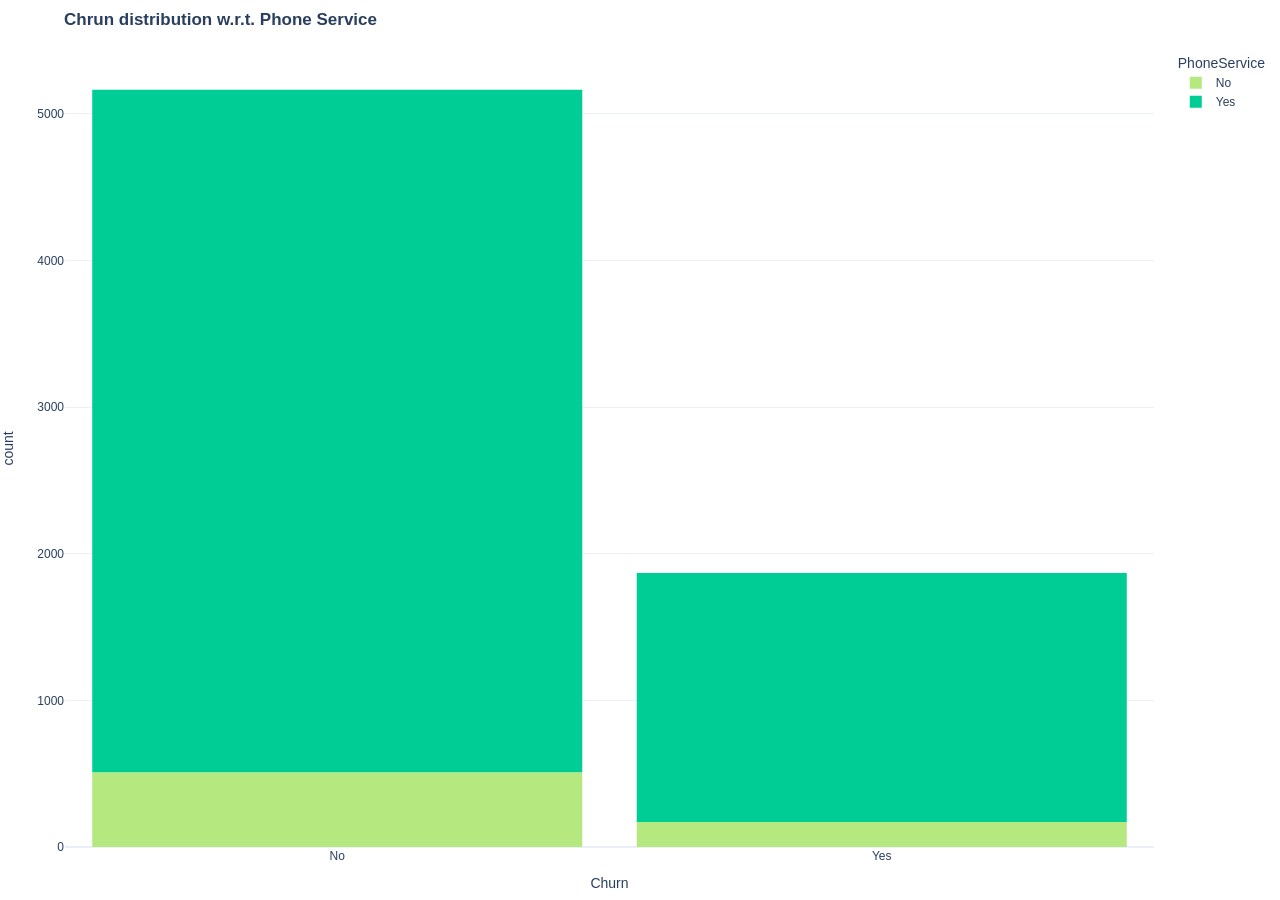
<file: website/assets/graphs/cell040_out01.html>
<!doctype html>
<html>
<head>
  <meta charset="utf-8" />
  <meta name="viewport" content="width=device-width, initial-scale=1" />
  <script src="https://cdn.plot.ly/plotly-2.35.2.min.js"></script>
  <style>
    html, body { margin: 0; width: 100%; height: 100%; overflow: hidden; background: #fff; }
    #plot { width: 100%; height: 100%; }
  </style>
</head>
<body>
  <div id="plot"></div>
  <script>
    const data = [{"bingroup": "x", "hovertemplate": "PhoneService=No<br>Churn=%{x}<br>count=%{y}<extra></extra>", "legendgroup": "No", "marker": {"color": "#B6E880", "pattern": {"shape": ""}}, "name": "No", "orientation": "v", "showlegend": true, "type": "histogram", "x": ["No", "No", "No", "Yes", "Yes", "No", "No", "No", "No", "No", "No", "No", "No", "No", "Yes", "Yes", "Yes", "Yes", "Yes", "No", "No", "No", "No", "No", "No", "No", "No", "Yes", "No", "No", "Yes", "No", "Yes", "No", "No", "No", "No", "No", "No", "Yes", "Yes", "No", "No", "No", "No", "No", "No", "No", "No", "No", "No", "Yes", "Yes", "Yes", "Yes", "No", "No", "Yes", "No", "No", "No", "Yes", "No", "No", "Yes", "Yes", "No", "No", "No", "No", "No", "No", "No", "No", "No", "No", "No", "No", "No", "No", "No", "Yes", "No", "No", "No", "Yes", "No", "No", "No", "No", "No", "Yes", "No", "No", "No", "Yes", "No", "Yes", "No", "No", "No", "Yes", "Yes", "No", "No", "Yes", "No", "No", "No", "No", "Yes", "No", "Yes", "No", "No", "No", "No", "No", "No", "No", "No", "Yes", "No", "No", "Yes", "No", "Yes", "No", "No", "No", "No", "No", "No", "No", "No", "Yes", "Yes", "No", "No", "No", "No", "No", "No", "No", "No", "No", "No", "No", "Yes", "No", "No", "Yes", "No", "No", "No", "No", "No", "Yes", "No", "Yes", "Yes", "No", "No", "No", "No", "No", "No", "No", "Yes", "No", "No", "Yes", "No", "Yes", "No", "No", "No", "No", "Yes", "No", "No", "No", "Yes", "Yes", "No", "No", "No", "No", "No", "No", "No", "Yes", "Yes", "No", "No", "No", "No", "No", "No", "No", "No", "No", "No", "No", "Yes", "No", "No", "No", "No", "No", "Yes", "Yes", "No", "Yes", "Yes", "Yes", "No", "No", "No", "No", "No", "Yes", "Yes", "No", "No", "Yes", "No", "Yes", "No", "No", "No", "No", "No", "No", "No", "No", "Yes", "No", "Yes", "No", "Yes", "No", "No", "Yes", "No", "No", "No", "No", "No", "No", "No", "No", "No", "No", "No", "No", "No", "No", "Yes", "No", "Yes", "No", "No", "Yes", "No", "No", "No", "No", "Yes", "No", "No", "Yes", "Yes", "No", "No", "No", "No", "No", "Yes", "No", "No", "Yes", "No", "Yes", "No", "No", "No", "No", "Yes", "Yes", "No", "No", "Yes", "No", "No", "No", "No", "No", "No", "No", "No", "No", "No", "No", "Yes", "No", "No", "No", "No", "No", "No", "No", "No", "No", "No", "No", "No", "No", "No", "No", "No", "Yes", "No", "No", "No", "Yes", "No", "Yes", "Yes", "No", "No", "No", "Yes", "No", "Yes", "No", "No", "No", "No", "Yes", "Yes", "No", "No", "No", "No", "Yes", "No", "Yes", "No", "No", "No", "Yes", "Yes", "No", "No", "No", "Yes", "Yes", "No", "No", "No", "No", "Yes", "No", "No", "No", "No", "No", "Yes", "No", "No", "Yes", "No", "No", "No", "No", "Yes", "Yes", "No", "Yes", "No", "Yes", "No", "No", "No", "Yes", "No", "Yes", "No", "No", "No", "No", "No", "No", "No", "No", "Yes", "No", "No", "Yes", "No", "Yes", "Yes", "No", "Yes", "No", "No", "Yes", "No", "No", "No", "No", "No", "No", "No", "No", "No", "No", "No", "Yes", "No", "No", "No", "No", "No", "No", "No", "No", "Yes", "No", "No", "Yes", "No", "No", "No", "No", "No", "No", "No", "No", "No", "No", "Yes", "No", "Yes", "No", "No", "Yes", "No", "Yes", "Yes", "No", "No", "Yes", "No", "Yes", "Yes", "No", "No", "No", "No", "No", "No", "No", "No", "No", "Yes", "Yes", "No", "No", "No", "Yes", "No", "Yes", "No", "No", "No", "No", "No", "Yes", "No", "Yes", "Yes", "No", "Yes", "No", "No", "No", "Yes", "No", "No", "No", "No", "No", "Yes", "No", "No", "No", "No", "No", "Yes", "No", "No", "No", "No", "Yes", "Yes", "No", "Yes", "No", "No", "No", "Yes", "No", "No", "Yes", "No", "Yes", "No", "Yes", "No", "No", "No", "No", "No", "Yes", "No", "No", "No", "No", "No", "No", "No", "Yes", "No", "No", "No", "Yes", "Yes", "Yes", "No", "Yes", "Yes", "No", "No", "No", "Yes", "No", "No", "No", "No", "Yes", "No", "No", "No", "No", "No", "No", "Yes", "No", "Yes", "Yes", "No", "Yes", "No", "Yes", "Yes", "No", "No", "No", "No", "No", "No", "No", "No", "No", "Yes", "No", "No", "No", "No", "No", "Yes", "No", "Yes", "No", "No", "No", "Yes", "No", "No", "No", "No", "No", "No", "No", "No", "No", "No", "Yes", "No", "No", "No", "No", "No", "Yes", "No", "No", "No", "No", "No", "No", "No", "No", "No", "Yes", "No", "Yes", "No", "No", "No", "No", "No", "No", "No", "No", "Yes", "Yes", "Yes", "No", "No", "No", "No", "No", "No", "No", "No", "No", "No", "No", "No", "Yes", "No", "No", "No", "No", "Yes", "No", "No", "No", "Yes", "Yes", "Yes", "Yes", "No", "Yes", "No", "Yes", "No", "No", "No", "No", "No", "No", "No", "Yes", "No", "No", "No", "No", "No", "Yes", "No", "No", "Yes", "No", "No", "No", "No", "No"], "xaxis": "x", "yaxis": "y"}, {"bingroup": "x", "hovertemplate": "PhoneService=Yes<br>Churn=%{x}<br>count=%{y}<extra></extra>", "legendgroup": "Yes", "marker": {"color": "#00CC96", "pattern": {"shape": ""}}, "name": "Yes", "orientation": "v", "showlegend": true, "type": "histogram", "x": ["No", "Yes", "Yes", "Yes", "No", "Yes", "No", "No", "No", "No", "Yes", "No", "No", "No", "No", "Yes", "No", "No", "Yes", "No", "No", "No", "Yes", "No", "Yes", "No", "No", "No", "No", "No", "No", "Yes", "No", "Yes", "Yes", "No", "No", "No", "No", "No", "No", "No", "Yes", "No", "No", "No", "Yes", "No", "Yes", "No", "Yes", "No", "No", "No", "No", "No", "No", "No", "Yes", "No", "No", "No", "No", "No", "No", "No", "No", "No", "No", "No", "No", "No", "No", "No", "Yes", "Yes", "No", "No", "No", "No", "No", "No", "No", "No", "No", "No", "No", "Yes", "No", "Yes", "No", "Yes", "No", "No", "No", "Yes", "No", "No", "No", "Yes", "No", "No", "Yes", "No", "Yes", "No", "No", "No", "No", "Yes", "No", "No", "No", "Yes", "No", "No", "No", "No", "Yes", "No", "No", "No", "No", "Yes", "No", "Yes", "No", "No", "No", "No", "No", "Yes", "No", "No", "No", "Yes", "No", "No", "No", "No", "No", "No", "No", "No", "No", "Yes", "No", "No", "No", "No", "Yes", "No", "No", "No", "Yes", "No", "Yes", "No", "No", "Yes", "Yes", "No", "No", "No", "Yes", "No", "Yes", "No", "No", "No", "No", "Yes", "No", "No", "No", "No", "No", "No", "No", "No", "No", "No", "No", "No", "No", "No", "Yes", "Yes", "No", "Yes", "No", "No", "No", "No", "No", "Yes", "No", "No", "Yes", "No", "No", "Yes", "No", "No", "No", "No", "Yes", "No", "No", "Yes", "No", "Yes", "No", "No", "No", "No", "No", "No", "No", "No", "Yes", "Yes", "No", "No", "Yes", "No", "No", "No", "No", "Yes", "Yes", "No", "No", "No", "No", "No", "Yes", "No", "Yes", "No", "No", "Yes", "Yes", "Yes", "No", "No", "No", "No", "No", "No", "Yes", "No", "No", "Yes", "Yes", "Yes", "Yes", "No", "No", "No", "No", "No", "No", "No", "No", "Yes", "No", "Yes", "No", "No", "No", "Yes", "No", "No", "No", "No", "No", "No", "No", "Yes", "No", "No", "Yes", "Yes", "No", "Yes", "No", "No", "No", "No", "Yes", "No", "No", "No", "No", "Yes", "Yes", "Yes", "Yes", "No", "No", "Yes", "No", "No", "No", "No", "No", "No", "Yes", "No", "No", "No", "No", "No", "Yes", "Yes", "No", "No", "No", "No", "No", "No", "No", "No", "Yes", "No", "No", "No", "No", "No", "Yes", "No", "No", "No", "Yes", "No", "No", "No", "Yes", "Yes", "No", "Yes", "Yes", "No", "No", "No", "No", "No", "No", "No", "No", "No", "Yes", "No", "No", "No", "Yes", "No", "No", "No", "No", "No", "Yes", "Yes", "Yes", "No", "No", "No", "No", "No", "No", "No", "Yes", "Yes", "No", "No", "No", "No", "No", "No", "No", "No", "No", "Yes", "No", "Yes", "No", "No", "No", "No", "No", "No", "No", "No", "No", "No", "Yes", "Yes", "No", "No", "No", "No", "No", "Yes", "No", "No", "No", "No", "No", "No", "No", "No", "Yes", "Yes", "No", "No", "No", "No", "Yes", "No", "Yes", "No", "No", "Yes", "Yes", "No", "No", "Yes", "Yes", "No", "No", "No", "Yes", "No", "No", "No", "Yes", "No", "No", "Yes", "No", "No", "No", "No", "Yes", "No", "No", "No", "No", "No", "Yes", "No", "Yes", "Yes", "No", "No", "No", "Yes", "No", "No", "Yes", "No", "No", "Yes", "No", "No", "No", "No", "Yes", "Yes", "No", "No", "No", "No", "No", "No", "No", "No", "No", "Yes", "No", "No", "No", "No", "No", "No", "No", "No", "Yes", "No", "Yes", "No", "No", "No", "No", "No", "No", "No", "Yes", "No", "No", "No", "No", "No", "No", "No", "No", "No", "No", "No", "No", "No", "Yes", "No", "No", "No", "Yes", "No", "No", "No", "No", "No", "No", "Yes", "Yes", "Yes", "No", "No", "Yes", "No", "No", "No", "No", "No", "No", "No", "No", "No", "Yes", "No", "No", "No", "No", "No", "No", "No", "No", "No", "No", "No", "No", "Yes", "Yes", "No", "No", "No", "No", "No", "No", "No", "No", "No", "No", "Yes", "No", "No", "No", "No", "Yes", "Yes", "No", "No", "No", "Yes", "No", "No", "Yes", "Yes", "No", "Yes", "Yes", "No", "No", "Yes", "Yes", "No", "Yes", "No", "Yes", "Yes", "No", "No", "Yes", "No", "No", "No", "Yes", "No", "No", "No", "No", "No", "No", "Yes", "Yes", "No", "No", "Yes", "No", "No", "No", "No", "No", "Yes", "No", "No", "No", "No", "No", "No", "Yes", "No", "No", "No", "No", "Yes", "No", "No", "No", "Yes", "No", "No", "No", "No", "No", "No", "No", "Yes", "No", "No", "No", "No", "Yes", "No", "No", "No", "No", "No", "No", "No", "No", "No", "Yes", "Yes", "Yes", "No", "No", "No", "Yes", "No", "Yes", "No", "No", "No", "No", "No", "No", "No", "No", "No", "No", "Yes", "No", "No", "No", "No", "No", "No", "No", "No", "No", "No", "No", "Yes", "No", "No", "Yes", "No", "No", "Yes", "Yes", "No", "No", "No", "No", "No", "No", "No", "Yes", "Yes", "Yes", "Yes", "No", "Yes", "No", "Yes", "No", "No", "No", "Yes", "Yes", "No", "No", "No", "No", "No", "No", "No", "No", "No", "No", "No", "Yes", "No", "Yes", "No", "No", "Yes", "No", "No", "No", "Yes", "Yes", "Yes", "Yes", "No", "No", "No", "Yes", "No", "Yes", "No", "No", "No", "No", "No", "No", "Yes", "Yes", "No", "Yes", "Yes", "No", "No", "No", "Yes", "No", "No", "Yes", "No", "No", "Yes", "No", "Yes", "Yes", "No", "No", "No", "No", "No", "No", "No", "No", "No", "Yes", "No", "Yes", "No", "No", "No", "Yes", "Yes", "Yes", "Yes", "No", "Yes", "No", "No", "No", "No", "No", "Yes", "No", "No", "Yes", "No", "Yes", "No", "No", "No", "No", "No", "Yes", "No", "Yes", "No", "No", "No", "No", "No", "Yes", "No", "No", "Yes", "Yes", "No", "No", "Yes", "No", "No", "No", "No", "Yes", "No", "No", "No", "No", "Yes", "No", "No", "No", "No", "No", "No", "No", "No", "No", "Yes", "Yes", "No", "No", "No", "No", "No", "Yes", "No", "Yes", "No", "No", "No", "No", "No", "Yes", "No", "No", "Yes", "No", "Yes", "No", "No", "No", "No", "Yes", "No", "No", "No", "No", "No", "No", "No", "Yes", "Yes", "Yes", "No", "No", "Yes", "Yes", "No", "No", "No", "Yes", "Yes", "No", "Yes", "No", "No", "No", "No", "Yes", "No", "Yes", "No", "No", "No", "No", "No", "No", "No", "No", "No", "Yes", "Yes", "Yes", "No", "No", "Yes", "Yes", "No", "No", "No", "No", "Yes", "Yes", "Yes", "No", "No", "No", "No", "Yes", "Yes", "No", "No", "No", "No", "No", "No", "No", "No", "No", "Yes", "No", "Yes", "Yes", "No", "No", "Yes", "No", "No", "No", "No", "No", "Yes", "Yes", "No", "No", "Yes", "No", "No", "No", "No", "No", "Yes", "No", "Yes", "No", "Yes", "Yes", "Yes", "Yes", "No", "No", "No", "No", "No", "Yes", "No", "No", "Yes", "No", "Yes", "Yes", "Yes", "No", "No", "No", "Yes", "No", "No", "No", "No", "Yes", "No", "Yes", "Yes", "No", "Yes", "No", "No", "No", "No", "No", "No", "No", "No", "Yes", "No", "No", "No", "No", "Yes", "No", "No", "No", "No", "No", "No", "No", "Yes", "No", "Yes", "No", "No", "No", "No", "No", "No", "No", "No", "No", "Yes", "Yes", "No", "No", "No", "No", "Yes", "Yes", "No", "No", "No", "No", "No", "No", "No", "No", "No", "No", "No", "No", "No", "Yes", "Yes", "No", "No", "No", "No", "No", "No", "No", "No", "Yes", "No", "No", "Yes", "No", "No", "No", "No", "No", "No", "Yes", "No", "Yes", "No", "No", "Yes", "No", "Yes", "No", "No", "Yes", "No", "No", "Yes", "No", "No", "No", "No", "No", "No", "Yes", "No", "No", "No", "No", "No", "No", "No", "No", "No", "Yes", "No", "Yes", "No", "No", "Yes", "No", "Yes", "Yes", "No", "No", "Yes", "Yes", "No", "No", "Yes", "No", "No", "No", "Yes", "Yes", "No", "No", "No", "No", "No", "No", "Yes", "No", "No", "No", "Yes", "No", "Yes", "No", "No", "No", "Yes", "Yes", "No", "No", "No", "Yes", "Yes", "No", "Yes", "No", "Yes", "No", "No", "No", "Yes", "No", "No", "No", "Yes", "No", "No", "No", "No", "Yes", "No", "No", "No", "No", "No", "No", "No", "No", "No", "No", "No", "No", "No", "No", "Yes", "No", "No", "No", "No", "No", "Yes", "No", "No", "Yes", "No", "No", "No", "Yes", "No", "No", "No", "No", "Yes", "No", "Yes", "No", "Yes", "Yes", "Yes", "No", "Yes", "Yes", "No", "No", "No", "No", "Yes", "No", "No", "No", "No", "Yes", "Yes", "Yes", "No", "No", "No", "No", "Yes", "No", "No", "Yes", "Yes", "Yes", "No", "No", "No", "No", "Yes", "No", "Yes", "No", "No", "No", "Yes", "No", "No", "No", "No", "Yes", "Yes", "Yes", "Yes", "No", "No", "Yes", "No", "No", "No", "No", "Yes", "No", "No", "No", "No", "Yes", "No", "No", "No", "No", "No", "Yes", "Yes", "No", "No", "No", "No", "Yes", "No", "No", "No", "No", "No", "Yes", "Yes", "No", "No", "No", "No", "Yes", "No", "No", "Yes", "No", "No", "No", "Yes", "No", "Yes", "No", "No", "No", "No", "No", "No", "No", "Yes", "No", "Yes", "No", "No", "No", "No", "Yes", "No", "No", "No", "No", "No", "Yes", "No", "Yes", "No", "No", "Yes", "No", "No", "No", "No", "No", "No", "No", "Yes", "No", "No", "No", "No", "No", "No", "No", "Yes", "No", "Yes", "No", "Yes", "No", "No", "Yes", "No", "No", "No", "No", "No", "Yes", "No", "No", "Yes", "Yes", "No", "No", "No", "Yes", "Yes", "No", "No", "No", "Yes", "Yes", "No", "No", "No", "No", "No", "Yes", "No", "Yes", "No", "No", "No", "Yes", "No", "No", "No", "No", "No", "Yes", "No", "No", "Yes", "No", "No", "No", "No", "No", "No", "No", "No", "No", "No", "Yes", "No", "No", "No", "No", "No", "No", "No", "Yes", "No", "No", "Yes", "No", "No", "No", "No", "Yes", "No", "No", "No", "No", "Yes", "No", "No", "No", "Yes", "No", "Yes", "No", "No", "No", "No", "No", "Yes", "Yes", "No", "Yes", "No", "Yes", "No", "Yes", "No", "No", "No", "No", "No", "No", "No", "Yes", "No", "No", "Yes", "No", "Yes", "Yes", "Yes", "No", "No", "No", "No", "No", "No", "No", "No", "No", "No", "Yes", "No", "No", "Yes", "No", "No", "No", "No", "Yes", "No", "Yes", "Yes", "No", "No", "No", "Yes", "No", "No", "No", "No", "Yes", "No", "No", "No", "No", "Yes", "No", "Yes", "No", "No", "Yes", "Yes", "No", "No", "No", "No", "No", "Yes", "Yes", "No", "No", "No", "No", "Yes", "No", "No", "No", "No", "Yes", "Yes", "No", "Yes", "No", "No", "Yes", "Yes", "No", "No", "Yes", "No", "No", "Yes", "No", "No", "No", "Yes", "Yes", "Yes", "No", "No", "No", "No", "No", "Yes", "No", "No", "Yes", "No", "Yes", "No", "No", "No", "No", "No", "No", "No", "No", "No", "No", "Yes", "No", "No", "No", "No", "No", "No", "Yes", "No", "No", "No", "No", "Yes", "Yes", "Yes", "No", "No", "No", "Yes", "No", "No", "No", "No", "No", "No", "No", "No", "No", "No", "No", "No", "Yes", "No", "No", "No", "No", "No", "No", "No", "Yes", "Yes", "No", "No", "No", "Yes", "No", "No", "Yes", "No", "No", "Yes", "No", "No", "No", "No", "Yes", "No", "No", "No", "Yes", "No", "No", "No", "No", "No", "No", "No", "No", "No", "No", "No", "No", "No", "No", "No", "No", "No", "No", "Yes", "Yes", "Yes", "No", "No", "No", "No", "No", "No", "No", "Yes", "No", "No", "Yes", "Yes", "No", "Yes", "No", "No", "Yes", "No", "No", "No", "No", "Yes", "No", "No", "No", "Yes", "No", "No", "No", "No", "No", "Yes", "Yes", "Yes", "No", "No", "No", "No", "No", "No", "No", "No", "No", "No", "Yes", "Yes", "Yes", "No", "No", "No", "No", "No", "No", "No", "No", "Yes", "No", "Yes", "Yes", "No", "No", "Yes", "No", "No", "No", "No", "No", "No", "No", "Yes", "No", "Yes", "Yes", "No", "Yes", "No", "Yes", "Yes", "No", "Yes", "No", "No", "No", "No", "Yes", "No", "No", "No", "No", "No", "No", "No", "No", "No", "No", "No", "Yes", "Yes", "No", "Yes", "No", "No", "No", "Yes", "No", "Yes", "Yes", "No", "No", "No", "Yes", "Yes", "No", "No", "No", "No", "No", "Yes", "No", "No", "No", "No", "No", "No", "No", "No", "No", "Yes", "No", "No", "Yes", "No", "No", "No", "No", "No", "No", "Yes", "Yes", "Yes", "No", "No", "No", "No", "No", "Yes", "No", "No", "No", "No", "No", "No", "No", "No", "No", "No", "No", "No", "Yes", "No", "Yes", "No", "No", "Yes", "Yes", "No", "No", "No", "No", "No", "No", "No", "No", "No", "Yes", "No", "Yes", "No", "Yes", "No", "No", "No", "Yes", "No", "Yes", "No", "No", "No", "No", "Yes", "No", "No", "Yes", "No", "Yes", "Yes", "Yes", "No", "No", "Yes", "No", "Yes", "No", "No", "Yes", "No", "No", "Yes", "Yes", "Yes", "Yes", "Yes", "Yes", "No", "Yes", "No", "Yes", "No", "No", "No", "Yes", "No", "Yes", "Yes", "No", "No", "No", "Yes", "No", "No", "No", "No", "No", "Yes", "No", "Yes", "Yes", "No", "No", "No", "No", "Yes", "Yes", "No", "No", "No", "No", "No", "No", "No", "Yes", "No", "No", "No", "Yes", "Yes", "No", "No", "Yes", "No", "No", "No", "Yes", "No", "No", "No", "No", "No", "No", "No", "Yes", "Yes", "No", "No", "No", "Yes", "No", "No", "Yes", "No", "No", "No", "No", "No", "Yes", "Yes", "Yes", "Yes", "No", "No", "No", "No", "No", "Yes", "Yes", "No", "No", "No", "No", "Yes", "No", "No", "Yes", "Yes", "No", "No", "No", "No", "No", "No", "No", "No", "No", "No", "Yes", "No", "No", "No", "No", "No", "No", "No", "No", "No", "Yes", "Yes", "No", "Yes", "No", "No", "No", "No", "No", "No", "Yes", "No", "No", "No", "No", "No", "No", "No", "No", "No", "No", "No", "No", "No", "No", "Yes", "Yes", "No", "No", "No", "No", "Yes", "No", "Yes", "No", "No", "No", "Yes", "Yes", "No", "No", "No", "No", "No", "No", "Yes", "No", "No", "No", "No", "No", "No", "No", "No", "Yes", "Yes", "No", "No", "No", "No", "Yes", "No", "No", "Yes", "No", "No", "No", "No", "No", "No", "No", "Yes", "No", "Yes", "No", "Yes", "Yes", "Yes", "No", "No", "No", "No", "No", "Yes", "No", "No", "No", "No", "No", "No", "No", "Yes", "Yes", "No", "No", "No", "No", "Yes", "No", "No", "No", "No", "No", "No", "No", "No", "No", "No", "Yes", "No", "Yes", "No", "No", "No", "No", "No", "No", "No", "No", "No", "No", "No", "No", "No", "Yes", "No", "Yes", "Yes", "No", "Yes", "No", "No", "No", "Yes", "Yes", "No", "No", "No", "Yes", "Yes", "No", "Yes", "No", "No", "No", "Yes", "Yes", "Yes", "No", "Yes", "No", "Yes", "No", "No", "Yes", "No", "No", "Yes", "No", "Yes", "No", "No", "Yes", "No", "No", "Yes", "No", "No", "No", "No", "No", "No", "No", "No", "No", "No", "No", "No", "No", "No", "No", "No", "No", "No", "Yes", "Yes", "No", "No", "No", "No", "No", "No", "No", "No", "No", "No", "No", "Yes", "Yes", "No", "Yes", "No", "No", "No", "No", "No", "No", "No", "No", "No", "No", "No", "No", "No", "No", "No", "No", "No", "No", "Yes", "No", "No", "No", "Yes", "Yes", "No", "No", "No", "No", "No", "No", "No", "No", "No", "No", "Yes", "Yes", "No", "No", "No", "No", "No", "No", "No", "No", "No", "No", "Yes", "No", "No", "No", "Yes", "No", "No", "No", "No", "No", "Yes", "Yes", "Yes", "No", "No", "No", "No", "Yes", "No", "No", "No", "No", "No", "Yes", "No", "Yes", "No", "No", "No", "No", "No", "No", "No", "Yes", "No", "No", "No", "Yes", "No", "Yes", "No", "Yes", "No", "Yes", "No", "No", "Yes", "Yes", "No", "No", "Yes", "No", "No", "No", "No", "No", "No", "No", "No", "Yes", "No", "No", "No", "No", "Yes", "No", "No", "No", "No", "No", "No", "No", "No", "Yes", "No", "No", "Yes", "No", "Yes", "No", "No", "Yes", "No", "No", "No", "No", "Yes", "No", "No", "No", "No", "No", "No", "No", "No", "No", "Yes", "No", "No", "No", "No", "No", "Yes", "No", "No", "No", "Yes", "No", "Yes", "Yes", "No", "No", "No", "Yes", "No", "No", "No", "No", "Yes", "Yes", "Yes", "Yes", "No", "No", "No", "No", "No", "Yes", "No", "No", "No", "No", "Yes", "No", "No", "No", "No", "No", "No", "No", "No", "No", "No", "No", "No", "No", "No", "No", "Yes", "No", "Yes", "Yes", "No", "No", "Yes", "No", "No", "Yes", "No", "No", "Yes", "Yes", "No", "No", "Yes", "Yes", "No", "No", "No", "No", "No", "No", "No", "No", "No", "No", "Yes", "No", "No", "No", "No", "No", "No", "No", "No", "No", "No", "No", "No", "No", "No", "No", "No", "No", "Yes", "Yes", "Yes", "No", "Yes", "Yes", "No", "Yes", "Yes", "No", "Yes", "No", "No", "No", "No", "No", "No", "No", "No", "Yes", "No", "Yes", "No", "No", "Yes", "No", "No", "Yes", "Yes", "No", "No", "Yes", "Yes", "No", "No", "No", "No", "No", "No", "Yes", "No", "No", "Yes", "Yes", "No", "No", "No", "No", "No", "No", "No", "No", "No", "No", "Yes", "Yes", "No", "No", "No", "Yes", "No", "No", "No", "Yes", "No", "Yes", "No", "Yes", "Yes", "No", "No", "Yes", "No", "Yes", "No", "Yes", "No", "No", "No", "No", "No", "No", "No", "No", "No", "No", "Yes", "No", "No", "Yes", "Yes", "Yes", "No", "Yes", "No", "No", "No", "No", "No", "No", "Yes", "Yes", "No", "No", "No", "No", "Yes", "Yes", "No", "No", "No", "No", "No", "No", "No", "No", "No", "No", "Yes", "Yes", "No", "No", "No", "Yes", "No", "No", "No", "No", "Yes", "No", "Yes", "No", "No", "No", "No", "No", "No", "No", "No", "No", "No", "No", "Yes", "Yes", "No", "No", "No", "Yes", "Yes", "No", "No", "Yes", "Yes", "No", "No", "Yes", "No", "No", "No", "No", "No", "Yes", "No", "No", "No", "No", "Yes", "No", "Yes", "Yes", "No", "No", "No", "Yes", "No", "No", "No", "No", "No", "No", "No", "Yes", "No", "Yes", "No", "No", "Yes", "No", "No", "Yes", "Yes", "No", "No", "No", "No", "No", "No", "Yes", "No", "Yes", "No", "No", "No", "No", "No", "Yes", "No", "No", "No", "No", "Yes", "No", "No", "No", "No", "No", "No", "No", "No", "No", "No", "No", "No", "No", "No", "No", "No", "Yes", "Yes", "No", "No", "No", "No", "No", "No", "Yes", "No", "Yes", "No", "Yes", "No", "Yes", "No", "Yes", "No", "Yes", "No", "No", "No", "No", "No", "No", "No", "Yes", "Yes", "Yes", "Yes", "No", "Yes", "Yes", "No", "No", "No", "Yes", "No", "No", "Yes", "No", "No", "Yes", "Yes", "No", "No", "Yes", "No", "No", "No", "No", "Yes", "Yes", "No", "Yes", "No", "No", "No", "No", "No", "No", "No", "No", "No", "No", "No", "No", "No", "Yes", "No", "No", "No", "No", "No", "No", "Yes", "No", "No", "No", "No", "Yes", "Yes", "Yes", "No", "No", "No", "No", "Yes", "No", "No", "No", "Yes", "No", "No", "No", "Yes", "No", "Yes", "Yes", "No", "No", "No", "No", "No", "No", "No", "No", "No", "No", "No", "No", "No", "No", "No", "No", "No", "No", "Yes", "No", "No", "Yes", "No", "No", "Yes", "Yes", "No", "Yes", "Yes", "No", "No", "No", "No", "No", "No", "No", "No", "Yes", "No", "No", "Yes", "No", "No", "No", "No", "No", "Yes", "No", "Yes", "Yes", "Yes", "No", "No", "Yes", "No", "No", "No", "Yes", "No", "Yes", "No", "No", "Yes", "No", "Yes", "Yes", "No", "No", "No", "No", "Yes", "No", "No", "Yes", "No", "Yes", "No", "No", "No", "No", "Yes", "No", "No", "No", "No", "No", "No", "Yes", "No", "Yes", "Yes", "Yes", "No", "No", "No", "Yes", "No", "Yes", "No", "No", "Yes", "No", "No", "No", "No", "No", "Yes", "No", "No", "No", "Yes", "Yes", "No", "No", "No", "No", "No", "No", "No", "Yes", "No", "No", "No", "Yes", "No", "No", "No", "Yes", "No", "Yes", "No", "No", "No", "No", "No", "No", "No", "No", "No", "No", "Yes", "Yes", "No", "Yes", "No", "Yes", "Yes", "No", "No", "Yes", "Yes", "No", "No", "No", "No", "No", "No", "No", "No", "No", "Yes", "Yes", "No", "No", "No", "No", "No", "No", "No", "No", "No", "No", "No", "No", "Yes", "No", "Yes", "No", "Yes", "No", "No", "No", "No", "No", "No", "No", "Yes", "No", "No", "No", "No", "No", "Yes", "No", "No", "Yes", "No", "No", "No", "No", "No", "No", "No", "No", "Yes", "No", "No", "No", "No", "No", "Yes", "No", "No", "No", "No", "No", "Yes", "No", "No", "No", "No", "Yes", "No", "No", "No", "No", "No", "No", "No", "No", "Yes", "Yes", "No", "No", "Yes", "Yes", "No", "Yes", "No", "No", "Yes", "No", "No", "No", "No", "No", "No", "No", "Yes", "No", "Yes", "No", "No", "Yes", "No", "No", "No", "No", "No", "Yes", "Yes", "Yes", "No", "No", "Yes", "No", "No", "No", "No", "No", "No", "No", "No", "No", "Yes", "Yes", "No", "No", "No", "No", "Yes", "No", "No", "No", "No", "No", "No", "Yes", "Yes", "Yes", "No", "No", "No", "No", "No", "No", "Yes", "No", "No", "No", "No", "No", "Yes", "No", "No", "Yes", "No", "No", "Yes", "Yes", "No", "No", "No", "Yes", "Yes", "No", "Yes", "No", "No", "No", "Yes", "No", "Yes", "No", "No", "Yes", "No", "No", "No", "No", "Yes", "Yes", "Yes", "Yes", "No", "No", "Yes", "Yes", "No", "No", "Yes", "No", "Yes", "Yes", "No", "No", "No", "No", "No", "Yes", "No", "Yes", "Yes", "No", "No", "No", "No", "No", "Yes", "No", "No", "Yes", "Yes", "Yes", "No", "No", "No", "No", "No", "No", "No", "No", "No", "No", "No", "No", "No", "No", "No", "No", "Yes", "No", "No", "No", "No", "No", "Yes", "No", "Yes", "Yes", "No", "No", "Yes", "No", "No", "No", "No", "No", "No", "Yes", "Yes", "No", "Yes", "No", "Yes", "No", "No", "Yes", "No", "No", "No", "No", "No", "No", "Yes", "Yes", "No", "No", "No", "No", "No", "No", "No", "Yes", "No", "No", "No", "No", "No", "Yes", "No", "No", "Yes", "No", "No", "No", "Yes", "No", "No", "No", "No", "Yes", "No", "No", "No", "No", "No", "Yes", "No", "No", "No", "No", "No", "Yes", "No", "No", "No", "No", "No", "Yes", "No", "No", "No", "No", "Yes", "No", "No", "Yes", "Yes", "No", "No", "Yes", "Yes", "No", "No", "No", "No", "No", "No", "No", "No", "No", "No", "No", "No", "No", "No", "Yes", "Yes", "No", "No", "No", "No", "No", "No", "Yes", "Yes", "Yes", "Yes", "Yes", "No", "No", "No", "Yes", "No", "Yes", "No", "No", "No", "No", "Yes", "No", "No", "Yes", "No", "No", "No", "No", "No", "Yes", "Yes", "No", "No", "No", "Yes", "No", "No", "No", "No", "Yes", "Yes", "No", "No", "Yes", "No", "Yes", "No", "No", "No", "No", "No", "No", "No", "No", "Yes", "No", "No", "Yes", "No", "No", "No", "No", "Yes", "No", "No", "No", "Yes", "Yes", "Yes", "Yes", "Yes", "No", "No", "No", "Yes", "No", "No", "Yes", "No", "No", "No", "No", "Yes", "No", "Yes", "No", "No", "Yes", "No", "No", "No", "No", "No", "No", "No", "No", "No", "No", "No", "Yes", "Yes", "No", "No", "No", "No", "No", "Yes", "Yes", "No", "Yes", "No", "No", "No", "No", "No", "No", "No", "No", "No", "No", "No", "No", "No", "No", "No", "No", "No", "No", "Yes", "No", "No", "No", "Yes", "No", "No", "No", "No", "Yes", "Yes", "Yes", "Yes", "No", "No", "No", "Yes", "Yes", "Yes", "No", "No", "Yes", "Yes", "No", "Yes", "No", "No", "No", "Yes", "No", "Yes", "No", "No", "No", "Yes", "No", "Yes", "No", "No", "No", "No", "No", "No", "No", "No", "No", "No", "Yes", "No", "No", "Yes", "No", "No", "No", "No", "Yes", "No", "No", "Yes", "Yes", "Yes", "No", "No", "Yes", "No", "No", "No", "No", "No", "Yes", "No", "No", "No", "No", "Yes", "No", "Yes", "Yes", "No", "No", "Yes", "No", "No", "No", "No", "Yes", "No", "No", "Yes", "No", "No", "No", "Yes", "No", "No", "Yes", "No", "No", "No", "No", "Yes", "Yes", "No", "Yes", "No", "No", "No", "Yes", "No", "No", "No", "No", "Yes", "Yes", "No", "No", "Yes", "No", "Yes", "No", "Yes", "No", "No", "No", "Yes", "No", "No", "Yes", "No", "Yes", "No", "Yes", "No", "Yes", "No", "Yes", "No", "No", "No", "No", "No", "No", "No", "Yes", "No", "No", "No", "No", "Yes", "No", "No", "No", "No", "No", "No", "Yes", "Yes", "Yes", "No", "No", "Yes", "No", "No", "Yes", "No", "No", "No", "Yes", "No", "Yes", "Yes", "Yes", "No", "No", "No", "Yes", "No", "No", "No", "No", "No", "No", "No", "No", "No", "No", "No", "No", "No", "Yes", "No", "No", "No", "Yes", "No", "Yes", "No", "No", "Yes", "No", "No", "Yes", "No", "No", "No", "No", "No", "No", "No", "Yes", "Yes", "No", "Yes", "No", "No", "No", "No", "No", "No", "No", "No", "No", "No", "No", "No", "No", "Yes", "No", "No", "No", "Yes", "Yes", "No", "No", "No", "No", "No", "Yes", "Yes", "Yes", "No", "No", "No", "Yes", "Yes", "No", "Yes", "No", "No", "No", "No", "Yes", "No", "No", "No", "No", "No", "Yes", "No", "Yes", "No", "No", "No", "No", "No", "Yes", "No", "No", "Yes", "No", "Yes", "No", "Yes", "No", "No", "Yes", "No", "No", "No", "No", "No", "No", "No", "No", "Yes", "No", "No", "Yes", "No", "No", "No", "Yes", "No", "No", "No", "No", "No", "Yes", "No", "No", "Yes", "No", "No", "Yes", "Yes", "No", "No", "No", "Yes", "No", "No", "No", "No", "No", "Yes", "No", "No", "No", "No", "No", "Yes", "No", "No", "No", "No", "No", "No", "Yes", "Yes", "No", "No", "Yes", "No", "No", "No", "No", "No", "No", "No", "No", "No", "No", "No", "No", "No", "No", "Yes", "No", "No", "No", "No", "No", "No", "No", "Yes", "Yes", "No", "No", "Yes", "Yes", "No", "Yes", "No", "No", "No", "No", "No", "No", "Yes", "Yes", "No", "No", "Yes", "No", "No", "Yes", "Yes", "Yes", "Yes", "No", "No", "Yes", "Yes", "No", "No", "No", "No", "No", "No", "No", "No", "Yes", "No", "No", "No", "No", "No", "No", "Yes", "No", "No", "No", "No", "No", "No", "No", "No", "No", "No", "No", "No", "No", "Yes", "No", "No", "No", "No", "No", "No", "No", "Yes", "No", "No", "No", "No", "No", "Yes", "No", "Yes", "No", "Yes", "No", "No", "Yes", "No", "No", "No", "No", "No", "Yes", "No", "No", "No", "No", "No", "No", "No", "No", "No", "No", "No", "No", "Yes", "No", "Yes", "No", "No", "No", "No", "No", "No", "No", "Yes", "Yes", "No", "No", "No", "Yes", "No", "Yes", "No", "No", "No", "No", "No", "No", "No", "No", "Yes", "No", "No", "No", "No", "No", "No", "No", "No", "Yes", "Yes", "Yes", "Yes", "No", "No", "No", "No", "No", "No", "No", "No", "No", "No", "No", "Yes", "No", "Yes", "No", "Yes", "No", "Yes", "No", "No", "No", "Yes", "No", "Yes", "Yes", "No", "No", "No", "No", "No", "No", "No", "No", "No", "No", "No", "Yes", "Yes", "No", "No", "Yes", "Yes", "No", "No", "Yes", "No", "No", "Yes", "Yes", "No", "No", "Yes", "No", "No", "Yes", "Yes", "No", "No", "Yes", "No", "No", "No", "No", "No", "No", "No", "No", "No", "Yes", "Yes", "No", "No", "Yes", "Yes", "No", "No", "Yes", "No", "No", "No", "No", "No", "No", "No", "No", "No", "No", "Yes", "No", "No", "No", "Yes", "Yes", "No", "No", "No", "No", "No", "No", "No", "Yes", "No", "No", "Yes", "No", "No", "Yes", "Yes", "No", "No", "No", "No", "No", "No", "No", "No", "No", "Yes", "No", "Yes", "No", "No", "No", "No", "Yes", "Yes", "No", "No", "No", "Yes", "No", "No", "No", "No", "No", "No", "No", "No", "No", "No", "No", "No", "No", "No", "Yes", "No", "No", "No", "No", "No", "No", "No", "No", "No", "No", "Yes", "No", "No", "Yes", "No", "Yes", "No", "No", "No", "No", "No", "No", "Yes", "No", "Yes", "No", "No", "No", "No", "No", "No", "Yes", "No", "No", "No", "No", "No", "Yes", "No", "No", "No", "Yes", "Yes", "No", "No", "No", "No", "No", "No", "No", "No", "Yes", "No", "No", "No", "No", "No", "No", "No", "No", "No", "No", "No", "No", "Yes", "No", "Yes", "No", "Yes", "No", "Yes", "No", "Yes", "No", "No", "Yes", "No", "Yes", "No", "No", "Yes", "Yes", "No", "No", "Yes", "Yes", "Yes", "Yes", "No", "Yes", "No", "No", "Yes", "No", "No", "No", "Yes", "No", "No", "No", "Yes", "Yes", "No", "No", "No", "No", "No", "Yes", "No", "No", "No", "No", "No", "No", "Yes", "No", "No", "No", "Yes", "No", "No", "Yes", "Yes", "No", "No", "No", "No", "No", "Yes", "No", "No", "No", "Yes", "No", "No", "No", "Yes", "Yes", "No", "Yes", "No", "No", "Yes", "No", "No", "Yes", "No", "No", "No", "Yes", "Yes", "No", "No", "Yes", "Yes", "Yes", "Yes", "No", "Yes", "No", "No", "Yes", "No", "Yes", "No", "Yes", "No", "No", "No", "No", "No", "No", "No", "Yes", "Yes", "No", "No", "No", "No", "Yes", "Yes", "No", "No", "No", "Yes", "No", "No", "No", "No", "No", "No", "No", "No", "No", "No", "No", "No", "No", "No", "No", "Yes", "No", "No", "No", "No", "No", "No", "No", "No", "Yes", "No", "No", "Yes", "No", "No", "No", "No", "No", "No", "No", "No", "No", "No", "No", "Yes", "No", "Yes", "No", "No", "No", "No", "No", "Yes", "No", "No", "No", "No", "Yes", "No", "No", "No", "No", "No", "No", "Yes", "Yes", "No", "No", "No", "No", "No", "Yes", "No", "Yes", "Yes", "No", "No", "Yes", "No", "No", "No", "No", "No", "Yes", "No", "No", "No", "No", "No", "No", "Yes", "No", "No", "Yes", "Yes", "No", "No", "No", "No", "Yes", "No", "Yes", "No", "Yes", "No", "Yes", "Yes", "No", "No", "Yes", "Yes", "No", "Yes", "No", "No", "Yes", "No", "No", "No", "Yes", "No", "No", "No", "No", "No", "No", "Yes", "No", "No", "No", "Yes", "No", "No", "Yes", "No", "No", "No", "No", "No", "No", "No", "No", "No", "No", "No", "Yes", "No", "Yes", "No", "Yes", "No", "Yes", "No", "No", "No", "No", "No", "Yes", "No", "No", "No", "Yes", "No", "No", "No", "No", "No", "No", "Yes", "No", "No", "Yes", "Yes", "No", "Yes", "No", "No", "No", "Yes", "No", "Yes", "No", "No", "No", "No", "Yes", "No", "No", "No", "No", "No", "Yes", "No", "No", "Yes", "No", "No", "No", "No", "No", "No", "No", "No", "No", "Yes", "No", "No", "No", "Yes", "No", "No", "Yes", "No", "No", "Yes", "No", "No", "No", "No", "Yes", "No", "No", "No", "No", "No", "No", "No", "No", "No", "Yes", "Yes", "Yes", "No", "Yes", "Yes", "No", "No", "No", "Yes", "No", "No", "Yes", "No", "No", "Yes", "Yes", "No", "No", "No", "No", "No", "No", "No", "Yes", "No", "Yes", "No", "Yes", "No", "No", "No", "Yes", "Yes", "No", "Yes", "No", "No", "No", "Yes", "No", "No", "No", "Yes", "No", "No", "No", "No", "No", "Yes", "No", "No", "No", "No", "No", "Yes", "Yes", "Yes", "No", "No", "No", "No", "No", "No", "No", "No", "No", "No", "No", "No", "No", "No", "Yes", "No", "No", "No", "Yes", "Yes", "Yes", "No", "Yes", "No", "No", "No", "No", "Yes", "No", "Yes", "No", "Yes", "No", "No", "No", "No", "No", "No", "No", "No", "No", "No", "No", "No", "Yes", "No", "No", "No", "No", "No", "No", "No", "No", "Yes", "No", "No", "Yes", "Yes", "No", "No", "No", "Yes", "Yes", "No", "Yes", "No", "No", "No", "Yes", "Yes", "Yes", "No", "No", "Yes", "Yes", "No", "No", "No", "Yes", "No", "Yes", "No", "No", "No", "No", "No", "No", "Yes", "No", "No", "Yes", "No", "No", "No", "No", "No", "No", "Yes", "Yes", "Yes", "No", "Yes", "No", "No", "No", "Yes", "Yes", "No", "Yes", "Yes", "No", "No", "No", "No", "No", "No", "No", "Yes", "No", "No", "No", "No", "No", "Yes", "No", "No", "No", "Yes", "No", "No", "Yes", "No", "No", "No", "No", "Yes", "Yes", "No", "Yes", "No", "No", "No", "Yes", "No", "No", "No", "No", "No", "Yes", "Yes", "No", "No", "No", "No", "No", "No", "No", "No", "Yes", "No", "Yes", "No", "No", "No", "Yes", "Yes", "No", "No", "No", "No", "Yes", "No", "No", "No", "No", "No", "No", "No", "No", "Yes", "No", "No", "No", "Yes", "No", "No", "No", "No", "No", "No", "Yes", "Yes", "Yes", "No", "No", "No", "No", "Yes", "No", "No", "No", "No", "No", "Yes", "Yes", "No", "No", "No", "Yes", "No", "No", "Yes", "No", "No", "Yes", "No", "Yes", "No", "Yes", "No", "No", "Yes", "No", "Yes", "Yes", "No", "No", "No", "No", "No", "No", "No", "No", "No", "No", "No", "No", "No", "No", "No", "No", "No", "Yes", "No", "No", "No", "No", "No", "No", "No", "No", "No", "Yes", "No", "No", "Yes", "No", "No", "No", "No", "No", "Yes", "No", "Yes", "No", "Yes", "No", "No", "Yes", "No", "No", "No", "No", "No", "No", "No", "No", "No", "Yes", "No", "No", "No", "Yes", "No", "No", "No", "No", "No", "No", "No", "No", "No", "Yes", "No", "Yes", "Yes", "No", "No", "No", "No", "No", "No", "No", "No", "No", "No", "No", "Yes", "No", "Yes", "No", "Yes", "No", "No", "No", "No", "No", "No", "No", "No", "Yes", "No", "No", "No", "Yes", "Yes", "No", "No", "Yes", "No", "No", "No", "No", "Yes", "Yes", "Yes", "No", "No", "No", "No", "No", "No", "No", "No", "No", "Yes", "No", "Yes", "No", "No", "Yes", "No", "Yes", "No", "No", "No", "No", "Yes", "No", "No", "Yes", "No", "Yes", "No", "No", "No", "No", "No", "No", "No", "Yes", "Yes", "Yes", "No", "No", "No", "Yes", "No", "No", "No", "No", "Yes", "Yes", "No", "Yes", "No", "Yes", "No", "No", "No", "No", "No", "No", "No", "No", "Yes", "No", "No", "Yes", "No", "Yes", "Yes", "No", "No", "No", "No", "No", "Yes", "Yes", "No", "Yes", "No", "No", "No", "No", "Yes", "No", "No", "No", "No", "No", "No", "Yes", "No", "No", "No", "Yes", "No", "No", "No", "Yes", "No", "No", "Yes", "No", "No", "Yes", "Yes", "No", "No", "No", "No", "Yes", "Yes", "Yes", "No", "Yes", "No", "Yes", "No", "Yes", "Yes", "No", "Yes", "No", "Yes", "No", "No", "No", "No", "No", "No", "No", "No", "No", "No", "No", "Yes", "No", "No", "No", "Yes", "No", "No", "No", "No", "No", "No", "No", "No", "Yes", "No", "No", "No", "No", "Yes", "No", "Yes", "No", "Yes", "No", "No", "No", "No", "Yes", "Yes", "Yes", "No", "Yes", "No", "No", "No", "No", "Yes", "No", "No", "No", "Yes", "No", "No", "No", "Yes", "No", "No", "Yes", "No", "No", "No", "No", "Yes", "No", "No", "No", "No", "Yes", "No", "No", "No", "No", "No", "No", "Yes", "Yes", "No", "No", "No", "No", "Yes", "Yes", "Yes", "No", "No", "No", "No", "No", "No", "No", "No", "Yes", "Yes", "Yes", "No", "Yes", "Yes", "No", "Yes", "No", "Yes", "No", "No", "No", "Yes", "No", "No", "No", "No", "No", "No", "Yes", "No", "Yes", "No", "No", "No", "Yes", "No", "No", "No", "No", "No", "No", "No", "No", "No", "No", "No", "No", "No", "Yes", "No", "Yes", "Yes", "No", "No", "Yes", "No", "Yes", "No", "Yes", "No", "No", "No", "Yes", "No", "No", "Yes", "No", "No", "No", "No", "No", "No", "No", "No", "No", "No", "Yes", "No", "No", "No", "Yes", "No", "No", "Yes", "No", "No", "Yes", "No", "Yes", "No", "Yes", "Yes", "Yes", "No", "No", "Yes", "Yes", "No", "Yes", "No", "No", "No", "No", "No", "Yes", "No", "Yes", "Yes", "No", "Yes", "No", "No", "No", "No", "Yes", "Yes", "No", "No", "No", "No", "Yes", "No", "No", "No", "No", "No", "Yes", "Yes", "No", "No", "No", "No", "No", "Yes", "Yes", "Yes", "No", "No", "Yes", "No", "No", "Yes", "No", "Yes", "No", "No", "Yes", "Yes", "No", "Yes", "No", "No", "No", "Yes", "No", "Yes", "No", "No", "No", "No", "No", "No", "No", "No", "Yes", "No", "Yes", "No", "No", "No", "Yes", "No", "No", "No", "No", "No", "No", "Yes", "Yes", "Yes", "No", "Yes", "No", "Yes", "No", "No", "No", "No", "No", "No", "No", "No", "Yes", "Yes", "Yes", "No", "No", "No", "Yes", "No", "No", "No", "Yes", "No", "No", "No", "No", "Yes", "No", "No", "Yes", "Yes", "No", "Yes", "No", "No", "No", "Yes", "No", "Yes", "No", "No", "No", "Yes", "No", "No", "No", "No", "No", "No", "No", "No", "No", "Yes", "No", "Yes", "No", "No", "No", "No", "Yes", "No", "No", "No", "Yes", "No", "No", "No", "No", "No", "No", "No", "No", "Yes", "No", "No", "No", "No", "Yes", "No", "No", "No", "No", "No", "No", "No", "No", "No", "No", "No", "No", "No", "Yes", "No", "No", "Yes", "Yes", "No", "No", "No", "Yes", "No", "No", "Yes", "No", "No", "No", "No", "Yes", "No", "No", "No", "Yes", "No", "No", "Yes", "No", "No", "No", "Yes", "No", "Yes", "No", "No", "Yes", "No", "Yes", "No", "No", "No", "No", "No", "No", "No", "Yes", "Yes", "No", "No", "No", "Yes", "Yes", "No", "No", "No", "No", "No", "No", "No", "No", "No", "Yes", "No", "No", "No", "No", "Yes", "No", "Yes", "No", "No", "No", "No", "Yes", "No", "No", "Yes", "No", "No", "Yes", "No", "No", "No", "No", "No", "No", "Yes", "Yes", "Yes", "No", "Yes", "No", "Yes", "Yes", "No", "No", "No", "No", "No", "No", "No", "No", "Yes", "No", "No", "No", "Yes", "No", "No", "No", "No", "No", "Yes", "No", "No", "No", "No", "Yes", "No", "Yes", "No", "No", "Yes", "No", "No", "No", "No", "No", "No", "No", "No", "No", "No", "No", "No", "No", "No", "No", "No", "No", "No", "Yes", "Yes", "Yes", "Yes", "No", "No", "Yes", "No", "No", "Yes", "Yes", "No", "Yes", "Yes", "No", "No", "No", "No", "No", "Yes", "Yes", "No", "No", "No", "No", "No", "No", "No", "Yes", "Yes", "No", "No", "No", "Yes", "No", "No", "Yes", "No", "No", "No", "No", "No", "No", "Yes", "No", "No", "No", "No", "Yes", "No", "Yes", "Yes", "No", "Yes", "No", "No", "No", "No", "No", "No", "Yes", "No", "No", "No", "No", "Yes", "No", "No", "Yes", "No", "No", "No", "Yes", "No", "No", "No", "No", "No", "No", "Yes", "No", "No", "No", "Yes", "No", "Yes", "Yes", "No", "Yes", "No", "No", "Yes", "Yes", "No", "No", "No", "No", "No", "No", "Yes", "No", "No", "No", "No", "No", "Yes", "No", "No", "No", "No", "No", "No", "No", "No", "No", "Yes", "Yes", "No", "No", "No", "No", "No", "No", "No", "No", "No", "No", "No", "Yes", "No", "No", "Yes", "No", "Yes", "Yes", "No", "Yes", "No", "No", "No", "No", "No", "No", "No", "Yes", "No", "No", "No", "No", "Yes", "Yes", "No", "No", "No", "No", "No", "No", "No", "No", "No", "No", "No", "No", "No", "No", "No", "No", "No", "Yes", "Yes", "No", "No", "No", "Yes", "No", "No", "No", "Yes", "No", "No", "No", "Yes", "Yes", "No", "No", "Yes", "No", "No", "No", "Yes", "Yes", "No", "No", "Yes", "No", "Yes", "No", "No", "No", "No", "No", "No", "No", "Yes", "No", "Yes", "Yes", "No", "No", "Yes", "No", "No", "Yes", "Yes", "No", "Yes", "No", "No", "No", "No", "No", "Yes", "No", "No", "No", "Yes", "No", "No", "No", "No", "Yes", "No", "Yes", "No", "Yes", "No", "No", "Yes", "No", "Yes", "No", "Yes", "No", "No", "Yes", "No", "No", "Yes", "No", "No", "No", "No", "Yes", "No", "No", "No", "Yes", "No", "No", "No", "Yes", "Yes", "No", "No", "No", "Yes", "No", "No", "Yes", "Yes", "No", "No", "No", "No", "No", "No", "No", "No", "No", "No", "No", "Yes", "No", "No", "No", "No", "No", "No", "Yes", "Yes", "No", "No", "No", "No", "Yes", "No", "No", "No", "Yes", "No", "No", "No", "No", "No", "Yes", "No", "No", "Yes", "No", "Yes", "Yes", "No", "No", "No", "Yes", "No", "No", "No", "No", "No", "No", "Yes", "No", "Yes", "Yes", "No", "No", "No", "No", "No", "Yes", "Yes", "No", "No", "No", "Yes", "No", "No", "Yes", "Yes", "No", "No", "Yes", "No", "No", "No", "No", "No", "Yes", "No", "No", "No", "No", "No", "Yes", "No", "Yes", "No", "No", "Yes", "No", "Yes", "No", "No", "No", "No", "Yes", "No", "No", "No", "No", "No", "Yes", "No", "No", "Yes", "No", "No", "No", "No", "Yes", "No", "Yes", "No", "Yes", "No", "No", "No", "No", "Yes", "No", "Yes", "Yes", "No", "No", "No", "No", "Yes", "No", "No", "Yes", "No", "No", "No", "No", "No", "Yes", "No", "No", "Yes", "No", "No", "Yes", "No", "No", "No", "No", "No", "Yes", "No", "No", "No", "No", "Yes", "No", "Yes", "No", "No", "No", "No", "No", "No", "No", "No", "Yes", "No", "No", "No", "No", "No", "Yes", "No", "No", "Yes", "No", "No", "No", "No", "No", "Yes", "No", "No", "No", "Yes", "No", "No", "No", "No", "Yes", "No", "No", "No", "Yes", "No", "Yes", "No", "No", "No", "No", "No", "No", "No", "No", "No", "No", "Yes", "No", "No", "No", "No", "No", "Yes", "No", "No", "Yes", "No", "No", "No", "Yes", "No", "Yes", "Yes", "No", "Yes", "No", "Yes", "Yes", "No", "Yes", "No", "No", "No", "Yes", "No", "Yes", "Yes", "Yes", "No", "No", "No", "No", "Yes", "No", "Yes", "No", "Yes", "No", "Yes", "No", "Yes", "Yes", "No", "Yes", "No", "No", "No", "No", "Yes", "Yes", "Yes", "No", "No", "No", "Yes", "No", "Yes", "Yes", "No", "No", "Yes", "Yes", "No", "Yes", "Yes", "No", "No", "No", "Yes", "No", "No", "No", "Yes", "Yes", "No", "No", "No", "No", "No", "No", "No", "No", "No", "No", "No", "No", "No", "No", "No", "No", "No", "No", "No", "No", "No", "No", "No", "No", "Yes", "Yes", "No", "No", "No", "No", "Yes", "No", "Yes", "No", "No", "No", "No", "Yes", "Yes", "Yes", "Yes", "No", "No", "Yes", "No", "No", "No", "Yes", "No", "No", "No", "Yes", "No", "Yes", "Yes", "Yes", "Yes", "No", "No", "No", "No", "No", "Yes", "Yes", "Yes", "No", "No", "No", "No", "No", "Yes", "No", "No", "No", "No", "No", "No", "No", "No", "No", "No", "No", "Yes", "No", "No", "No", "Yes", "No", "Yes", "No", "No", "No", "Yes", "No", "No", "No", "No", "No", "No", "No", "No", "No", "Yes", "Yes", "No", "No", "No", "Yes", "No", "No", "No", "No", "No", "No", "No", "No", "No", "No", "No", "No", "No", "No", "No", "No", "No", "Yes", "No", "No", "No", "No", "No", "No", "No", "Yes", "Yes", "Yes", "No", "No", "No", "No", "No", "Yes", "No", "Yes", "No", "No", "No", "No", "No", "No", "Yes", "No", "No", "No", "No", "No", "Yes", "Yes", "No", "No", "No", "Yes", "Yes", "Yes", "No", "No", "No", "No", "No", "No", "No", "Yes", "No", "Yes", "No", "Yes", "No", "No", "No", "No", "No", "No", "No", "Yes", "Yes", "No", "No", "No", "No", "No", "Yes", "No", "No", "Yes", "Yes", "No", "No", "Yes", "No", "Yes", "No", "No", "No", "Yes", "No", "No", "No", "Yes", "No", "No", "No", "No", "No", "No", "No", "No", "Yes", "No", "No", "No", "Yes", "No", "No", "Yes", "No", "Yes", "Yes", "No", "Yes", "No", "No", "No", "No", "No", "No", "Yes", "No", "No", "No", "Yes", "No", "Yes", "Yes", "No", "No", "No", "Yes", "No", "No", "Yes", "No", "No", "No", "No", "No", "No", "Yes", "No", "No", "No", "No", "Yes", "No", "Yes", "Yes", "Yes", "No", "No", "Yes", "No", "Yes", "Yes", "No", "No", "No", "No", "No", "No", "No", "Yes", "Yes", "No", "No", "No", "No", "Yes", "Yes", "No", "No", "No", "No", "No", "Yes", "Yes", "Yes", "No", "No", "Yes", "No", "No", "No", "No", "No", "Yes", "Yes", "No", "No", "No", "No", "No", "Yes", "No", "No", "No", "Yes", "No", "No", "No", "No", "No", "Yes", "No", "Yes", "No", "No", "No", "Yes", "No", "No", "Yes", "No", "No", "Yes", "No", "No", "No", "No", "Yes", "No", "No", "No", "No", "Yes", "Yes", "No", "No", "No", "No", "No", "No", "No", "Yes", "Yes", "No", "No", "Yes", "Yes", "Yes", "Yes", "Yes", "Yes", "No", "No", "No", "No", "No", "No", "No", "No", "No", "Yes", "No", "No", "No", "No", "Yes", "No", "Yes", "No", "No", "Yes", "No", "No", "No", "Yes", "No", "No", "No", "Yes", "Yes", "Yes", "Yes", "Yes", "No", "No", "No", "No", "No", "No", "Yes", "No", "No", "Yes", "No", "No", "No", "No", "Yes", "No", "No", "No", "No", "Yes", "No", "Yes", "No", "No", "No", "No", "Yes", "No"], "xaxis": "x", "yaxis": "y"}];
    const layout = {"bargap": 0.1, "barmode": "relative", "legend": {"title": {"text": "PhoneService"}, "tracegroupgap": 0}, "template": {"data": {"bar": [{"error_x": {"color": "#2a3f5f"}, "error_y": {"color": "#2a3f5f"}, "marker": {"line": {"color": "white", "width": 0.5}, "pattern": {"fillmode": "overlay", "size": 10, "solidity": 0.2}}, "type": "bar"}], "barpolar": [{"marker": {"line": {"color": "white", "width": 0.5}, "pattern": {"fillmode": "overlay", "size": 10, "solidity": 0.2}}, "type": "barpolar"}], "carpet": [{"aaxis": {"endlinecolor": "#2a3f5f", "gridcolor": "#C8D4E3", "linecolor": "#C8D4E3", "minorgridcolor": "#C8D4E3", "startlinecolor": "#2a3f5f"}, "baxis": {"endlinecolor": "#2a3f5f", "gridcolor": "#C8D4E3", "linecolor": "#C8D4E3", "minorgridcolor": "#C8D4E3", "startlinecolor": "#2a3f5f"}, "type": "carpet"}], "choropleth": [{"colorbar": {"outlinewidth": 0, "ticks": ""}, "type": "choropleth"}], "contour": [{"colorbar": {"outlinewidth": 0, "ticks": ""}, "colorscale": [[0, "#0d0887"], [0.1111111111111111, "#46039f"], [0.2222222222222222, "#7201a8"], [0.3333333333333333, "#9c179e"], [0.4444444444444444, "#bd3786"], [0.5555555555555556, "#d8576b"], [0.6666666666666666, "#ed7953"], [0.7777777777777778, "#fb9f3a"], [0.8888888888888888, "#fdca26"], [1, "#f0f921"]], "type": "contour"}], "contourcarpet": [{"colorbar": {"outlinewidth": 0, "ticks": ""}, "type": "contourcarpet"}], "heatmap": [{"colorbar": {"outlinewidth": 0, "ticks": ""}, "colorscale": [[0, "#0d0887"], [0.1111111111111111, "#46039f"], [0.2222222222222222, "#7201a8"], [0.3333333333333333, "#9c179e"], [0.4444444444444444, "#bd3786"], [0.5555555555555556, "#d8576b"], [0.6666666666666666, "#ed7953"], [0.7777777777777778, "#fb9f3a"], [0.8888888888888888, "#fdca26"], [1, "#f0f921"]], "type": "heatmap"}], "histogram": [{"marker": {"pattern": {"fillmode": "overlay", "size": 10, "solidity": 0.2}}, "type": "histogram"}], "histogram2d": [{"colorbar": {"outlinewidth": 0, "ticks": ""}, "colorscale": [[0, "#0d0887"], [0.1111111111111111, "#46039f"], [0.2222222222222222, "#7201a8"], [0.3333333333333333, "#9c179e"], [0.4444444444444444, "#bd3786"], [0.5555555555555556, "#d8576b"], [0.6666666666666666, "#ed7953"], [0.7777777777777778, "#fb9f3a"], [0.8888888888888888, "#fdca26"], [1, "#f0f921"]], "type": "histogram2d"}], "histogram2dcontour": [{"colorbar": {"outlinewidth": 0, "ticks": ""}, "colorscale": [[0, "#0d0887"], [0.1111111111111111, "#46039f"], [0.2222222222222222, "#7201a8"], [0.3333333333333333, "#9c179e"], [0.4444444444444444, "#bd3786"], [0.5555555555555556, "#d8576b"], [0.6666666666666666, "#ed7953"], [0.7777777777777778, "#fb9f3a"], [0.8888888888888888, "#fdca26"], [1, "#f0f921"]], "type": "histogram2dcontour"}], "mesh3d": [{"colorbar": {"outlinewidth": 0, "ticks": ""}, "type": "mesh3d"}], "parcoords": [{"line": {"colorbar": {"outlinewidth": 0, "ticks": ""}}, "type": "parcoords"}], "pie": [{"automargin": true, "type": "pie"}], "scatter": [{"fillpattern": {"fillmode": "overlay", "size": 10, "solidity": 0.2}, "type": "scatter"}], "scatter3d": [{"line": {"colorbar": {"outlinewidth": 0, "ticks": ""}}, "marker": {"colorbar": {"outlinewidth": 0, "ticks": ""}}, "type": "scatter3d"}], "scattercarpet": [{"marker": {"colorbar": {"outlinewidth": 0, "ticks": ""}}, "type": "scattercarpet"}], "scattergeo": [{"marker": {"colorbar": {"outlinewidth": 0, "ticks": ""}}, "type": "scattergeo"}], "scattergl": [{"marker": {"colorbar": {"outlinewidth": 0, "ticks": ""}}, "type": "scattergl"}], "scattermap": [{"marker": {"colorbar": {"outlinewidth": 0, "ticks": ""}}, "type": "scattermap"}], "scattermapbox": [{"marker": {"colorbar": {"outlinewidth": 0, "ticks": ""}}, "type": "scattermapbox"}], "scatterpolar": [{"marker": {"colorbar": {"outlinewidth": 0, "ticks": ""}}, "type": "scatterpolar"}], "scatterpolargl": [{"marker": {"colorbar": {"outlinewidth": 0, "ticks": ""}}, "type": "scatterpolargl"}], "scatterternary": [{"marker": {"colorbar": {"outlinewidth": 0, "ticks": ""}}, "type": "scatterternary"}], "surface": [{"colorbar": {"outlinewidth": 0, "ticks": ""}, "colorscale": [[0, "#0d0887"], [0.1111111111111111, "#46039f"], [0.2222222222222222, "#7201a8"], [0.3333333333333333, "#9c179e"], [0.4444444444444444, "#bd3786"], [0.5555555555555556, "#d8576b"], [0.6666666666666666, "#ed7953"], [0.7777777777777778, "#fb9f3a"], [0.8888888888888888, "#fdca26"], [1, "#f0f921"]], "type": "surface"}], "table": [{"cells": {"fill": {"color": "#EBF0F8"}, "line": {"color": "white"}}, "header": {"fill": {"color": "#C8D4E3"}, "line": {"color": "white"}}, "type": "table"}]}, "layout": {"annotationdefaults": {"arrowcolor": "#2a3f5f", "arrowhead": 0, "arrowwidth": 1}, "autotypenumbers": "strict", "coloraxis": {"colorbar": {"outlinewidth": 0, "ticks": ""}}, "colorscale": {"diverging": [[0, "#8e0152"], [0.1, "#c51b7d"], [0.2, "#de77ae"], [0.3, "#f1b6da"], [0.4, "#fde0ef"], [0.5, "#f7f7f7"], [0.6, "#e6f5d0"], [0.7, "#b8e186"], [0.8, "#7fbc41"], [0.9, "#4d9221"], [1, "#276419"]], "sequential": [[0, "#0d0887"], [0.1111111111111111, "#46039f"], [0.2222222222222222, "#7201a8"], [0.3333333333333333, "#9c179e"], [0.4444444444444444, "#bd3786"], [0.5555555555555556, "#d8576b"], [0.6666666666666666, "#ed7953"], [0.7777777777777778, "#fb9f3a"], [0.8888888888888888, "#fdca26"], [1, "#f0f921"]], "sequentialminus": [[0, "#0d0887"], [0.1111111111111111, "#46039f"], [0.2222222222222222, "#7201a8"], [0.3333333333333333, "#9c179e"], [0.4444444444444444, "#bd3786"], [0.5555555555555556, "#d8576b"], [0.6666666666666666, "#ed7953"], [0.7777777777777778, "#fb9f3a"], [0.8888888888888888, "#fdca26"], [1, "#f0f921"]]}, "colorway": ["#636efa", "#EF553B", "#00cc96", "#ab63fa", "#FFA15A", "#19d3f3", "#FF6692", "#B6E880", "#FF97FF", "#FECB52"], "font": {"color": "#2a3f5f"}, "geo": {"bgcolor": "white", "lakecolor": "white", "landcolor": "white", "showlakes": true, "showland": true, "subunitcolor": "#C8D4E3"}, "hoverlabel": {"align": "left"}, "hovermode": "closest", "mapbox": {"style": "light"}, "paper_bgcolor": "white", "plot_bgcolor": "white", "polar": {"angularaxis": {"gridcolor": "#EBF0F8", "linecolor": "#EBF0F8", "ticks": ""}, "bgcolor": "white", "radialaxis": {"gridcolor": "#EBF0F8", "linecolor": "#EBF0F8", "ticks": ""}}, "scene": {"xaxis": {"backgroundcolor": "white", "gridcolor": "#DFE8F3", "gridwidth": 2, "linecolor": "#EBF0F8", "showbackground": true, "ticks": "", "zerolinecolor": "#EBF0F8"}, "yaxis": {"backgroundcolor": "white", "gridcolor": "#DFE8F3", "gridwidth": 2, "linecolor": "#EBF0F8", "showbackground": true, "ticks": "", "zerolinecolor": "#EBF0F8"}, "zaxis": {"backgroundcolor": "white", "gridcolor": "#DFE8F3", "gridwidth": 2, "linecolor": "#EBF0F8", "showbackground": true, "ticks": "", "zerolinecolor": "#EBF0F8"}}, "shapedefaults": {"line": {"color": "#2a3f5f"}}, "ternary": {"aaxis": {"gridcolor": "#DFE8F3", "linecolor": "#A2B1C6", "ticks": ""}, "baxis": {"gridcolor": "#DFE8F3", "linecolor": "#A2B1C6", "ticks": ""}, "bgcolor": "white", "caxis": {"gridcolor": "#DFE8F3", "linecolor": "#A2B1C6", "ticks": ""}}, "title": {"x": 0.05}, "xaxis": {"automargin": true, "gridcolor": "#EBF0F8", "linecolor": "#EBF0F8", "ticks": "", "title": {"standoff": 15}, "zerolinecolor": "#EBF0F8", "zerolinewidth": 2}, "yaxis": {"automargin": true, "gridcolor": "#EBF0F8", "linecolor": "#EBF0F8", "ticks": "", "title": {"standoff": 15}, "zerolinecolor": "#EBF0F8", "zerolinewidth": 2}}}, "title": {"text": "<b>Chrun distribution w.r.t. Phone Service</b>"}, "xaxis": {"anchor": "y", "domain": [0, 1], "title": {"text": "Churn"}}, "yaxis": {"anchor": "x", "domain": [0, 1], "title": {"text": "count"}}, "autosize": true, "margin": {"l": 40, "r": 20, "t": 50, "b": 40}};
    const config = { responsive: true, displayModeBar: false };
    Plotly.newPlot('plot', data, layout, config).then(() => {
      window.addEventListener('resize', () => Plotly.Plots.resize('plot'));
    });
  </script>
</body>
</html>
</file>
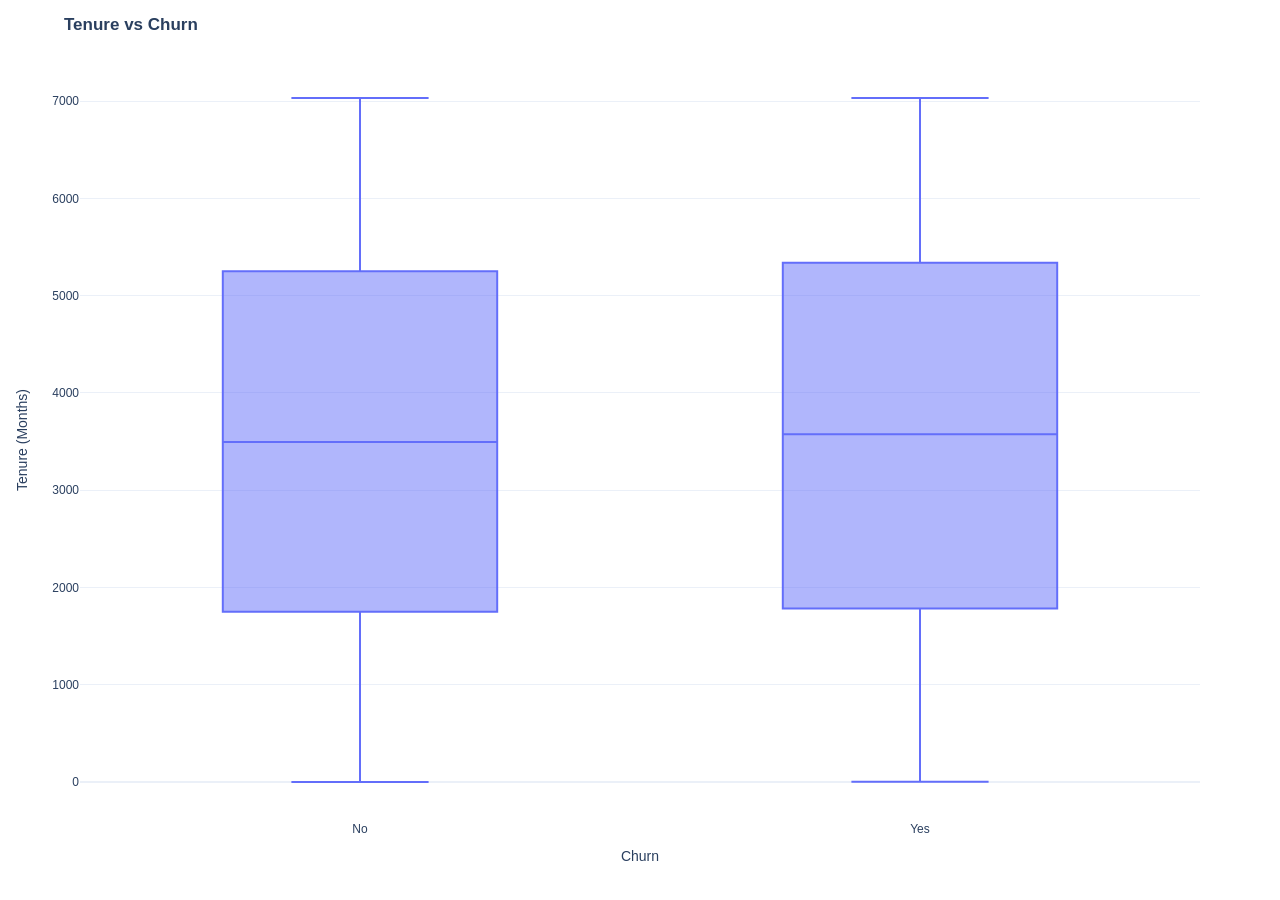
<file: website/assets/graphs/cell044_out01.html>
<!doctype html>
<html>
<head>
  <meta charset="utf-8" />
  <meta name="viewport" content="width=device-width, initial-scale=1" />
  <script src="https://cdn.plot.ly/plotly-2.35.2.min.js"></script>
  <style>
    html, body { margin: 0; width: 100%; height: 100%; overflow: hidden; background: #fff; }
    #plot { width: 100%; height: 100%; }
  </style>
</head>
<body>
  <div id="plot"></div>
  <script>
    const data = [{"alignmentgroup": "True", "hovertemplate": "Churn=%{x}<br>tenure=%{y}<extra></extra>", "legendgroup": "", "marker": {"color": "#636efa"}, "name": "", "notched": false, "offsetgroup": "", "orientation": "v", "showlegend": false, "type": "box", "x": ["No", "No", "Yes", "No", "Yes", "Yes", "No", "No", "Yes", "No", "No", "No", "No", "Yes", "No", "No", "No", "No", "Yes", "No", "Yes", "No", "Yes", "No", "No", "No", "Yes", "Yes", "No", "Yes", "No", "No", "No", "No", "No", "No", "Yes", "No", "Yes", "Yes", "No", "No", "No", "No", "No", "No", "No", "Yes", "No", "No", "No", "Yes", "No", "Yes", "No", "Yes", "No", "No", "No", "No", "No", "No", "No", "No", "Yes", "No", "No", "No", "No", "No", "No", "No", "No", "No", "No", "No", "No", "No", "No", "No", "Yes", "No", "Yes", "No", "No", "No", "No", "No", "No", "No", "No", "No", "No", "No", "No", "Yes", "No", "Yes", "No", "Yes", "No", "No", "No", "No", "Yes", "No", "No", "No", "No", "No", "Yes", "No", "No", "Yes", "No", "No", "No", "Yes", "No", "No", "No", "No", "Yes", "No", "No", "No", "Yes", "No", "No", "No", "No", "Yes", "No", "Yes", "Yes", "No", "No", "No", "No", "Yes", "No", "Yes", "No", "No", "No", "No", "No", "Yes", "No", "No", "No", "Yes", "No", "No", "No", "No", "No", "No", "No", "No", "No", "Yes", "No", "No", "No", "No", "Yes", "No", "Yes", "No", "No", "Yes", "No", "Yes", "No", "No", "Yes", "Yes", "No", "No", "Yes", "No", "Yes", "No", "Yes", "Yes", "No", "No", "No", "No", "No", "Yes", "No", "No", "No", "No", "No", "No", "No", "No", "No", "No", "No", "No", "No", "No", "No", "Yes", "Yes", "No", "Yes", "No", "No", "No", "No", "No", "No", "No", "No", "No", "Yes", "No", "No", "Yes", "No", "No", "No", "Yes", "No", "No", "No", "No", "Yes", "No", "No", "Yes", "No", "No", "Yes", "No", "No", "No", "No", "No", "No", "No", "No", "Yes", "Yes", "No", "No", "Yes", "Yes", "No", "No", "No", "No", "No", "Yes", "No", "Yes", "Yes", "No", "No", "No", "No", "No", "No", "Yes", "No", "Yes", "No", "Yes", "No", "Yes", "Yes", "Yes", "No", "No", "No", "No", "No", "No", "No", "Yes", "No", "No", "Yes", "Yes", "Yes", "Yes", "No", "No", "No", "No", "No", "No", "No", "No", "Yes", "No", "Yes", "No", "No", "No", "No", "Yes", "No", "No", "No", "No", "No", "No", "No", "Yes", "No", "No", "Yes", "Yes", "No", "Yes", "No", "No", "No", "No", "No", "No", "Yes", "No", "No", "No", "No", "No", "Yes", "Yes", "Yes", "Yes", "No", "No", "Yes", "No", "No", "No", "No", "No", "No", "Yes", "No", "No", "No", "No", "No", "No", "Yes", "Yes", "Yes", "No", "No", "Yes", "No", "No", "No", "No", "No", "No", "Yes", "No", "No", "No", "No", "No", "Yes", "No", "No", "No", "No", "No", "Yes", "No", "No", "No", "Yes", "No", "Yes", "No", "Yes", "Yes", "No", "No", "No", "No", "No", "No", "No", "No", "No", "No", "Yes", "No", "No", "No", "No", "Yes", "No", "No", "No", "No", "No", "Yes", "Yes", "Yes", "No", "No", "No", "No", "No", "No", "No", "Yes", "Yes", "No", "No", "No", "No", "No", "No", "No", "No", "No", "No", "Yes", "No", "No", "Yes", "No", "No", "No", "No", "No", "No", "No", "No", "No", "No", "No", "Yes", "Yes", "No", "No", "No", "No", "No", "No", "Yes", "No", "No", "No", "No", "No", "No", "No", "No", "Yes", "Yes", "No", "No", "No", "No", "No", "Yes", "No", "Yes", "No", "No", "Yes", "Yes", "No", "No", "Yes", "Yes", "No", "Yes", "No", "No", "Yes", "No", "No", "No", "Yes", "No", "No", "Yes", "No", "No", "Yes", "No", "No", "Yes", "Yes", "No", "No", "No", "No", "No", "Yes", "No", "Yes", "Yes", "No", "No", "No", "Yes", "No", "No", "Yes", "No", "No", "Yes", "No", "No", "No", "No", "Yes", "Yes", "No", "No", "No", "No", "No", "No", "No", "No", "No", "Yes", "No", "No", "No", "No", "No", "No", "No", "No", "Yes", "Yes", "No", "Yes", "No", "No", "No", "No", "No", "No", "No", "Yes", "No", "No", "No", "No", "No", "No", "No", "No", "No", "No", "No", "No", "No", "Yes", "No", "No", "No", "No", "Yes", "No", "No", "No", "No", "No", "No", "Yes", "Yes", "Yes", "No", "No", "Yes", "No", "No", "No", "No", "No", "No", "No", "No", "No", "Yes", "No", "No", "No", "No", "No", "No", "No", "No", "No", "No", "No", "No", "No", "Yes", "Yes", "Yes", "No", "No", "No", "No", "No", "No", "No", "No", "No", "No", "No", "No", "Yes", "No", "No", "No", "No", "Yes", "Yes", "No", "No", "No", "No", "Yes", "No", "No", "Yes", "Yes", "No", "Yes", "Yes", "No", "No", "Yes", "Yes", "No", "Yes", "No", "Yes", "Yes", "No", "No", "Yes", "No", "No", "No", "Yes", "No", "Yes", "No", "No", "No", "No", "No", "Yes", "No", "Yes", "No", "No", "No", "Yes", "No", "Yes", "No", "No", "Yes", "No", "No", "Yes", "No", "No", "No", "No", "No", "No", "Yes", "No", "No", "No", "No", "No", "Yes", "No", "No", "No", "Yes", "No", "No", "No", "No", "No", "No", "No", "Yes", "No", "No", "No", "No", "Yes", "No", "No", "No", "No", "No", "No", "No", "No", "No", "No", "No", "Yes", "Yes", "Yes", "No", "No", "No", "Yes", "No", "Yes", "No", "No", "No", "No", "No", "No", "No", "No", "No", "No", "No", "Yes", "No", "No", "No", "No", "No", "No", "No", "No", "No", "No", "No", "Yes", "No", "No", "Yes", "No", "No", "Yes", "Yes", "No", "No", "No", "No", "No", "No", "No", "No", "Yes", "Yes", "Yes", "Yes", "No", "No", "Yes", "No", "Yes", "No", "No", "No", "Yes", "No", "Yes", "No", "No", "No", "No", "No", "No", "No", "No", "No", "No", "No", "No", "No", "Yes", "No", "Yes", "No", "No", "Yes", "No", "No", "No", "Yes", "Yes", "Yes", "Yes", "No", "No", "No", "No", "Yes", "No", "Yes", "No", "No", "No", "No", "No", "No", "Yes", "Yes", "No", "Yes", "No", "Yes", "No", "No", "No", "Yes", "No", "No", "Yes", "No", "No", "Yes", "No", "Yes", "No", "Yes", "No", "No", "No", "No", "No", "No", "No", "No", "No", "No", "Yes", "No", "Yes", "No", "No", "No", "No", "Yes", "Yes", "Yes", "Yes", "No", "No", "Yes", "No", "No", "No", "No", "Yes", "No", "No", "Yes", "No", "No", "No", "Yes", "No", "Yes", "No", "No", "No", "No", "No", "No", "Yes", "No", "Yes", "No", "Yes", "No", "No", "No", "No", "Yes", "No", "No", "Yes", "Yes", "No", "No", "Yes", "No", "No", "No", "No", "Yes", "No", "No", "No", "No", "Yes", "No", "No", "No", "No", "No", "No", "No", "No", "No", "No", "Yes", "Yes", "No", "No", "No", "No", "No", "Yes", "No", "No", "Yes", "No", "No", "No", "No", "No", "No", "No", "Yes", "No", "No", "Yes", "No", "Yes", "No", "No", "No", "No", "Yes", "No", "No", "No", "No", "No", "No", "No", "No", "Yes", "Yes", "Yes", "No", "No", "Yes", "Yes", "No", "No", "Yes", "No", "Yes", "Yes", "No", "Yes", "No", "No", "No", "No", "Yes", "No", "Yes", "No", "No", "No", "No", "No", "No", "No", "No", "No", "Yes", "Yes", "Yes", "No", "No", "Yes", "Yes", "No", "No", "No", "No", "Yes", "Yes", "Yes", "No", "No", "No", "No", "No", "Yes", "Yes", "No", "No", "No", "No", "No", "No", "No", "No", "No", "No", "Yes", "No", "Yes", "Yes", "No", "No", "Yes", "No", "No", "No", "No", "No", "No", "Yes", "Yes", "No", "No", "Yes", "No", "No", "No", "No", "No", "Yes", "Yes", "No", "No", "Yes", "Yes", "No", "Yes", "Yes", "Yes", "Yes", "No", "No", "No", "No", "No", "Yes", "No", "No", "Yes", "No", "Yes", "Yes", "No", "Yes", "No", "No", "No", "Yes", "No", "No", "No", "No", "Yes", "No", "Yes", "Yes", "No", "Yes", "No", "No", "No", "No", "No", "No", "No", "No", "Yes", "No", "No", "No", "No", "Yes", "No", "No", "No", "No", "No", "No", "No", "No", "Yes", "No", "Yes", "No", "No", "No", "No", "No", "No", "No", "No", "Yes", "No", "No", "Yes", "Yes", "No", "No", "No", "No", "Yes", "Yes", "No", "No", "No", "No", "No", "No", "No", "No", "No", "No", "No", "Yes", "No", "No", "No", "Yes", "Yes", "No", "No", "No", "No", "No", "No", "No", "No", "No", "Yes", "No", "Yes", "No", "Yes", "No", "No", "No", "No", "No", "No", "No", "Yes", "No", "Yes", "No", "No", "Yes", "No", "Yes", "No", "No", "Yes", "No", "No", "No", "Yes", "No", "No", "No", "No", "No", "No", "Yes", "No", "No", "No", "No", "No", "No", "No", "No", "No", "Yes", "No", "No", "Yes", "No", "No", "Yes", "No", "Yes", "Yes", "No", "No", "Yes", "Yes", "No", "No", "Yes", "No", "No", "No", "No", "Yes", "Yes", "Yes", "No", "No", "No", "No", "No", "No", "Yes", "No", "No", "No", "Yes", "No", "Yes", "No", "No", "No", "No", "Yes", "Yes", "No", "No", "No", "Yes", "Yes", "No", "Yes", "No", "Yes", "No", "Yes", "No", "No", "No", "Yes", "No", "No", "No", "Yes", "No", "No", "No", "No", "Yes", "No", "No", "No", "No", "No", "No", "No", "No", "No", "No", "No", "No", "No", "No", "No", "No", "Yes", "No", "No", "No", "No", "No", "Yes", "No", "No", "Yes", "No", "No", "No", "No", "Yes", "No", "No", "No", "No", "Yes", "No", "Yes", "No", "Yes", "Yes", "Yes", "No", "No", "Yes", "Yes", "No", "No", "No", "No", "Yes", "No", "No", "No", "No", "Yes", "Yes", "No", "Yes", "No", "No", "No", "No", "No", "No", "Yes", "Yes", "No", "No", "Yes", "Yes", "Yes", "No", "No", "No", "No", "Yes", "No", "Yes", "No", "No", "No", "No", "No", "Yes", "No", "No", "No", "No", "Yes", "Yes", "Yes", "Yes", "No", "No", "Yes", "Yes", "No", "No", "No", "No", "Yes", "No", "No", "No", "No", "Yes", "No", "No", "No", "No", "No", "No", "Yes", "Yes", "No", "No", "No", "No", "Yes", "No", "No", "No", "No", "No", "Yes", "Yes", "No", "No", "No", "No", "Yes", "Yes", "No", "No", "Yes", "No", "No", "No", "No", "Yes", "No", "Yes", "No", "No", "No", "No", "No", "No", "No", "No", "Yes", "No", "Yes", "No", "No", "No", "No", "Yes", "No", "No", "No", "No", "No", "Yes", "No", "Yes", "No", "No", "Yes", "No", "No", "No", "No", "No", "No", "No", "Yes", "No", "No", "No", "No", "No", "No", "No", "No", "Yes", "No", "Yes", "No", "Yes", "No", "No", "Yes", "No", "No", "No", "No", "No", "Yes", "No", "No", "Yes", "Yes", "No", "No", "No", "Yes", "Yes", "No", "No", "No", "No", "No", "No", "Yes", "Yes", "No", "No", "No", "No", "No", "Yes", "No", "Yes", "No", "No", "No", "Yes", "No", "No", "No", "No", "No", "No", "Yes", "No", "No", "No", "Yes", "No", "No", "No", "Yes", "No", "No", "No", "No", "No", "Yes", "No", "No", "Yes", "No", "No", "No", "No", "No", "No", "No", "Yes", "No", "No", "Yes", "No", "No", "No", "No", "Yes", "No", "No", "No", "No", "Yes", "No", "No", "No", "Yes", "No", "Yes", "No", "No", "No", "No", "No", "Yes", "Yes", "No", "Yes", "No", "No", "Yes", "No", "No", "Yes", "No", "No", "No", "No", "No", "No", "No", "Yes", "No", "No", "Yes", "No", "Yes", "Yes", "Yes", "No", "No", "No", "No", "No", "No", "No", "No", "No", "No", "No", "No", "Yes", "No", "No", "Yes", "No", "No", "No", "No", "Yes", "No", "Yes", "Yes", "No", "No", "No", "Yes", "No", "No", "No", "No", "Yes", "No", "No", "No", "No", "No", "Yes", "No", "No", "Yes", "No", "No", "Yes", "Yes", "No", "No", "No", "No", "No", "Yes", "Yes", "No", "No", "No", "No", "No", "No", "Yes", "No", "No", "No", "No", "Yes", "Yes", "No", "Yes", "No", "No", "Yes", "Yes", "No", "No", "No", "Yes", "No", "No", "Yes", "No", "No", "No", "Yes", "Yes", "Yes", "No", "No", "No", "No", "No", "Yes", "No", "No", "Yes", "No", "Yes", "No", "No", "No", "No", "No", "No", "No", "No", "No", "No", "Yes", "No", "No", "No", "No", "No", "No", "No", "Yes", "No", "Yes", "No", "No", "No", "No", "Yes", "Yes", "No", "Yes", "No", "No", "No", "Yes", "No", "No", "No", "No", "No", "No", "No", "No", "No", "No", "No", "No", "Yes", "No", "No", "No", "No", "No", "No", "No", "No", "Yes", "Yes", "No", "No", "Yes", "No", "Yes", "No", "No", "Yes", "No", "No", "Yes", "No", "No", "No", "No", "Yes", "No", "No", "No", "Yes", "No", "No", "No", "No", "No", "No", "No", "No", "No", "No", "No", "No", "No", "No", "No", "No", "No", "No", "Yes", "Yes", "Yes", "No", "No", "No", "No", "No", "No", "No", "Yes", "No", "No", "Yes", "Yes", "No", "Yes", "No", "No", "No", "Yes", "No", "No", "No", "No", "Yes", "No", "No", "No", "Yes", "No", "No", "No", "No", "No", "No", "No", "Yes", "Yes", "Yes", "No", "No", "No", "No", "No", "No", "No", "No", "No", "No", "No", "Yes", "Yes", "Yes", "No", "No", "No", "No", "No", "No", "No", "No", "Yes", "No", "Yes", "No", "Yes", "Yes", "No", "No", "Yes", "No", "No", "No", "No", "No", "No", "No", "No", "Yes", "No", "Yes", "Yes", "Yes", "Yes", "No", "Yes", "No", "Yes", "Yes", "No", "Yes", "No", "No", "No", "No", "No", "Yes", "No", "No", "No", "No", "No", "No", "No", "No", "No", "No", "No", "Yes", "Yes", "No", "No", "Yes", "No", "No", "No", "Yes", "No", "No", "Yes", "Yes", "No", "No", "No", "No", "No", "Yes", "Yes", "No", "No", "No", "No", "No", "Yes", "No", "No", "No", "No", "No", "No", "No", "No", "No", "No", "No", "Yes", "No", "No", "Yes", "No", "No", "No", "No", "No", "No", "Yes", "Yes", "Yes", "No", "No", "No", "No", "No", "Yes", "No", "No", "No", "No", "No", "No", "No", "No", "No", "Yes", "No", "No", "No", "Yes", "No", "Yes", "No", "No", "Yes", "Yes", "No", "No", "No", "No", "No", "No", "No", "No", "No", "No", "Yes", "No", "Yes", "No", "No", "Yes", "No", "No", "No", "Yes", "No", "Yes", "No", "No", "No", "No", "Yes", "No", "No", "Yes", "Yes", "No", "Yes", "Yes", "No", "Yes", "No", "No", "Yes", "No", "Yes", "No", "No", "Yes", "Yes", "No", "No", "No", "Yes", "Yes", "Yes", "Yes", "Yes", "Yes", "No", "Yes", "No", "Yes", "No", "No", "No", "Yes", "No", "Yes", "Yes", "No", "No", "No", "Yes", "No", "No", "No", "No", "No", "Yes", "No", "No", "Yes", "Yes", "No", "No", "No", "No", "Yes", "Yes", "No", "No", "No", "No", "No", "No", "No", "No", "Yes", "No", "No", "No", "No", "Yes", "Yes", "No", "No", "Yes", "No", "No", "No", "Yes", "No", "No", "No", "No", "No", "No", "No", "Yes", "Yes", "No", "No", "No", "Yes", "No", "No", "Yes", "No", "No", "No", "No", "No", "Yes", "Yes", "Yes", "Yes", "Yes", "No", "No", "No", "No", "No", "No", "No", "Yes", "Yes", "No", "No", "No", "No", "Yes", "No", "No", "Yes", "Yes", "No", "No", "No", "No", "No", "No", "No", "No", "No", "No", "Yes", "No", "No", "No", "No", "No", "No", "No", "Yes", "No", "No", "Yes", "No", "Yes", "Yes", "No", "No", "Yes", "No", "No", "No", "No", "No", "No", "Yes", "No", "No", "No", "No", "No", "No", "No", "No", "No", "No", "No", "No", "No", "No", "Yes", "Yes", "No", "No", "No", "No", "Yes", "No", "Yes", "No", "No", "No", "Yes", "Yes", "No", "No", "No", "No", "No", "No", "Yes", "No", "No", "No", "No", "No", "No", "No", "No", "Yes", "Yes", "No", "No", "No", "No", "No", "Yes", "No", "No", "Yes", "No", "No", "No", "No", "No", "No", "No", "Yes", "No", "Yes", "No", "Yes", "Yes", "Yes", "No", "No", "No", "No", "No", "Yes", "No", "No", "No", "No", "No", "No", "No", "No", "Yes", "Yes", "No", "No", "No", "No", "No", "No", "Yes", "No", "No", "No", "No", "No", "No", "No", "No", "No", "No", "No", "No", "Yes", "No", "Yes", "No", "No", "No", "No", "No", "No", "No", "No", "No", "No", "No", "No", "No", "Yes", "No", "Yes", "Yes", "No", "Yes", "No", "No", "No", "Yes", "Yes", "No", "No", "No", "Yes", "Yes", "No", "Yes", "No", "No", "No", "Yes", "Yes", "Yes", "No", "Yes", "No", "Yes", "No", "No", "Yes", "Yes", "No", "No", "Yes", "Yes", "No", "Yes", "No", "No", "Yes", "No", "No", "Yes", "No", "No", "No", "No", "No", "No", "No", "No", "No", "No", "No", "No", "No", "No", "No", "No", "No", "No", "No", "Yes", "Yes", "No", "No", "No", "No", "No", "No", "No", "No", "No", "No", "No", "Yes", "Yes", "No", "Yes", "No", "No", "No", "No", "No", "No", "No", "No", "No", "No", "No", "No", "No", "No", "No", "No", "No", "No", "No", "No", "No", "Yes", "No", "No", "No", "No", "Yes", "Yes", "No", "No", "No", "No", "No", "No", "No", "No", "No", "No", "Yes", "Yes", "No", "No", "No", "No", "No", "No", "No", "No", "No", "No", "No", "No", "No", "Yes", "No", "No", "No", "Yes", "No", "No", "No", "No", "No", "No", "No", "Yes", "Yes", "Yes", "No", "No", "No", "No", "Yes", "No", "No", "Yes", "No", "No", "No", "No", "No", "No", "No", "No", "Yes", "No", "No", "Yes", "Yes", "No", "No", "Yes", "No", "No", "No", "No", "No", "No", "Yes", "No", "No", "No", "Yes", "No", "Yes", "No", "Yes", "No", "Yes", "No", "No", "Yes", "Yes", "No", "No", "Yes", "No", "No", "No", "No", "No", "No", "No", "No", "Yes", "Yes", "No", "No", "Yes", "No", "No", "Yes", "No", "No", "No", "No", "No", "No", "No", "No", "Yes", "No", "No", "Yes", "No", "Yes", "No", "No", "Yes", "No", "No", "No", "Yes", "No", "Yes", "No", "No", "No", "No", "No", "No", "No", "No", "No", "Yes", "No", "No", "No", "No", "No", "Yes", "No", "No", "No", "Yes", "No", "Yes", "Yes", "No", "No", "No", "Yes", "No", "No", "No", "No", "Yes", "Yes", "Yes", "Yes", "No", "No", "No", "No", "No", "No", "Yes", "No", "No", "No", "No", "No", "No", "Yes", "No", "No", "No", "No", "No", "No", "No", "No", "No", "No", "No", "No", "No", "No", "No", "No", "Yes", "No", "No", "Yes", "Yes", "No", "No", "Yes", "No", "No", "Yes", "No", "No", "Yes", "Yes", "No", "No", "Yes", "Yes", "No", "No", "No", "No", "No", "No", "No", "No", "No", "No", "Yes", "No", "No", "No", "No", "No", "No", "No", "No", "No", "No", "No", "No", "No", "No", "No", "No", "No", "Yes", "Yes", "Yes", "Yes", "Yes", "No", "Yes", "Yes", "No", "Yes", "Yes", "No", "Yes", "No", "No", "No", "No", "No", "No", "No", "No", "No", "Yes", "No", "Yes", "No", "No", "Yes", "No", "No", "No", "Yes", "Yes", "No", "No", "Yes", "Yes", "Yes", "No", "No", "No", "No", "No", "No", "Yes", "No", "No", "Yes", "Yes", "No", "No", "No", "No", "No", "No", "Yes", "No", "No", "No", "No", "No", "Yes", "Yes", "No", "No", "No", "Yes", "No", "No", "No", "Yes", "No", "Yes", "No", "No", "Yes", "Yes", "No", "No", "Yes", "No", "Yes", "No", "Yes", "No", "No", "No", "No", "No", "No", "No", "No", "No", "No", "No", "No", "Yes", "No", "No", "Yes", "Yes", "Yes", "No", "No", "Yes", "No", "No", "No", "No", "No", "No", "No", "No", "Yes", "Yes", "No", "No", "No", "No", "No", "Yes", "No", "Yes", "No", "No", "No", "No", "No", "No", "No", "No", "No", "No", "Yes", "Yes", "No", "No", "No", "Yes", "No", "No", "Yes", "No", "No", "No", "Yes", "Yes", "No", "No", "Yes", "No", "No", "No", "No", "Yes", "No", "No", "No", "No", "No", "No", "No", "Yes", "Yes", "No", "No", "No", "No", "Yes", "Yes", "No", "No", "Yes", "Yes", "No", "No", "No", "Yes", "No", "No", "No", "No", "No", "Yes", "No", "No", "No", "No", "Yes", "No", "Yes", "Yes", "No", "No", "No", "Yes", "No", "Yes", "No", "No", "No", "No", "No", "No", "No", "Yes", "No", "No", "Yes", "No", "No", "Yes", "No", "No", "Yes", "Yes", "No", "No", "No", "No", "No", "No", "Yes", "No", "Yes", "No", "No", "No", "No", "No", "Yes", "No", "No", "No", "No", "No", "No", "Yes", "No", "No", "No", "No", "No", "No", "No", "No", "No", "No", "No", "No", "No", "No", "No", "No", "Yes", "Yes", "No", "No", "No", "No", "No", "No", "Yes", "No", "Yes", "No", "Yes", "No", "Yes", "No", "Yes", "No", "Yes", "No", "No", "No", "No", "No", "No", "No", "Yes", "Yes", "No", "Yes", "Yes", "No", "Yes", "Yes", "No", "No", "No", "No", "No", "Yes", "No", "No", "No", "Yes", "No", "No", "Yes", "Yes", "No", "No", "Yes", "No", "No", "No", "No", "No", "No", "No", "No", "No", "Yes", "Yes", "No", "Yes", "No", "No", "No", "No", "No", "No", "No", "No", "No", "No", "No", "No", "No", "No", "Yes", "Yes", "No", "No", "No", "No", "No", "No", "No", "Yes", "No", "No", "No", "No", "Yes", "Yes", "Yes", "No", "No", "No", "No", "Yes", "No", "Yes", "No", "No", "Yes", "No", "No", "No", "No", "Yes", "No", "No", "Yes", "Yes", "No", "No", "No", "No", "No", "No", "No", "No", "No", "No", "No", "No", "No", "No", "No", "Yes", "No", "No", "No", "No", "No", "No", "Yes", "No", "No", "Yes", "No", "No", "Yes", "Yes", "No", "Yes", "Yes", "No", "No", "No", "No", "No", "No", "No", "No", "Yes", "No", "No", "Yes", "No", "No", "No", "No", "No", "No", "Yes", "No", "Yes", "Yes", "Yes", "Yes", "No", "No", "Yes", "No", "No", "No", "No", "No", "Yes", "No", "Yes", "Yes", "Yes", "No", "No", "Yes", "No", "Yes", "Yes", "No", "No", "No", "No", "Yes", "No", "No", "Yes", "No", "No", "Yes", "No", "No", "No", "No", "No", "Yes", "No", "No", "No", "No", "No", "No", "No", "No", "Yes", "No", "Yes", "Yes", "No", "Yes", "No", "No", "No", "Yes", "No", "Yes", "No", "No", "Yes", "No", "Yes", "No", "No", "No", "No", "No", "Yes", "No", "No", "No", "Yes", "Yes", "No", "No", "No", "No", "No", "No", "No", "Yes", "No", "No", "No", "Yes", "No", "No", "No", "Yes", "No", "Yes", "No", "No", "No", "No", "No", "Yes", "No", "No", "No", "No", "No", "No", "No", "Yes", "Yes", "No", "Yes", "Yes", "No", "Yes", "Yes", "No", "No", "Yes", "Yes", "No", "No", "No", "No", "No", "No", "No", "No", "No", "No", "Yes", "Yes", "No", "No", "No", "No", "No", "No", "No", "No", "No", "No", "No", "No", "No", "Yes", "No", "No", "Yes", "No", "No", "Yes", "No", "No", "No", "No", "Yes", "No", "Yes", "No", "No", "Yes", "No", "No", "No", "No", "No", "Yes", "No", "No", "Yes", "No", "No", "Yes", "No", "No", "No", "No", "No", "No", "No", "No", "Yes", "No", "No", "No", "No", "No", "No", "Yes", "No", "No", "No", "No", "No", "No", "No", "Yes", "No", "No", "No", "No", "Yes", "No", "No", "No", "No", "No", "No", "No", "No", "No", "No", "Yes", "Yes", "No", "No", "No", "Yes", "Yes", "No", "Yes", "No", "No", "Yes", "No", "No", "No", "No", "No", "No", "No", "No", "Yes", "No", "Yes", "No", "No", "Yes", "No", "No", "No", "No", "No", "Yes", "Yes", "Yes", "No", "No", "Yes", "No", "No", "No", "No", "No", "No", "No", "No", "No", "Yes", "Yes", "No", "No", "No", "No", "No", "No", "Yes", "No", "No", "No", "No", "No", "No", "Yes", "Yes", "Yes", "No", "No", "No", "No", "No", "No", "Yes", "No", "No", "No", "No", "No", "No", "No", "Yes", "Yes", "No", "No", "Yes", "No", "No", "Yes", "Yes", "No", "No", "No", "Yes", "Yes", "No", "Yes", "No", "No", "No", "Yes", "No", "Yes", "No", "No", "No", "Yes", "No", "No", "No", "No", "Yes", "Yes", "Yes", "Yes", "No", "No", "No", "Yes", "Yes", "No", "No", "Yes", "No", "Yes", "No", "Yes", "No", "No", "No", "No", "No", "No", "Yes", "No", "Yes", "Yes", "No", "No", "No", "No", "No", "Yes", "No", "No", "Yes", "Yes", "Yes", "No", "No", "No", "No", "No", "No", "No", "No", "No", "No", "No", "No", "No", "No", "No", "No", "Yes", "No", "No", "No", "No", "No", "Yes", "No", "Yes", "Yes", "No", "No", "No", "Yes", "No", "No", "No", "No", "No", "No", "No", "Yes", "Yes", "No", "Yes", "No", "Yes", "No", "No", "Yes", "No", "No", "No", "No", "No", "No", "Yes", "Yes", "No", "No", "No", "No", "No", "No", "No", "No", "Yes", "No", "No", "No", "No", "No", "No", "Yes", "No", "No", "Yes", "No", "No", "No", "Yes", "No", "No", "No", "No", "Yes", "No", "No", "No", "No", "No", "Yes", "No", "No", "No", "No", "No", "Yes", "No", "No", "No", "No", "No", "Yes", "No", "No", "No", "No", "Yes", "No", "No", "No", "Yes", "Yes", "No", "No", "Yes", "Yes", "No", "No", "No", "No", "No", "No", "No", "No", "No", "No", "No", "No", "No", "No", "No", "No", "Yes", "Yes", "No", "No", "No", "No", "No", "No", "Yes", "Yes", "Yes", "Yes", "Yes", "No", "No", "No", "Yes", "No", "Yes", "No", "No", "No", "No", "Yes", "No", "No", "No", "No", "Yes", "No", "No", "No", "No", "No", "Yes", "Yes", "No", "No", "No", "Yes", "No", "No", "No", "No", "No", "Yes", "Yes", "No", "No", "Yes", "No", "Yes", "No", "No", "No", "No", "No", "No", "No", "No", "No", "Yes", "No", "No", "Yes", "No", "No", "No", "No", "No", "Yes", "Yes", "No", "No", "No", "Yes", "Yes", "Yes", "No", "Yes", "Yes", "No", "No", "No", "Yes", "No", "No", "Yes", "No", "No", "No", "No", "Yes", "No", "Yes", "No", "No", "No", "No", "Yes", "No", "Yes", "No", "No", "No", "Yes", "No", "No", "No", "No", "No", "No", "No", "No", "Yes", "Yes", "No", "No", "No", "No", "No", "Yes", "Yes", "No", "Yes", "No", "No", "No", "No", "No", "No", "No", "No", "No", "No", "No", "Yes", "No", "No", "No", "No", "No", "No", "No", "No", "No", "Yes", "No", "No", "No", "Yes", "No", "No", "No", "No", "Yes", "Yes", "Yes", "Yes", "No", "No", "No", "No", "Yes", "Yes", "Yes", "Yes", "No", "No", "No", "Yes", "Yes", "No", "Yes", "Yes", "No", "No", "No", "Yes", "No", "Yes", "No", "No", "No", "Yes", "No", "Yes", "No", "No", "No", "No", "No", "No", "No", "No", "No", "No", "Yes", "No", "No", "Yes", "No", "No", "No", "No", "Yes", "No", "No", "No", "Yes", "Yes", "Yes", "No", "No", "Yes", "No", "No", "No", "No", "No", "No", "Yes", "No", "No", "No", "No", "No", "Yes", "No", "Yes", "Yes", "No", "No", "Yes", "No", "No", "No", "No", "No", "Yes", "Yes", "No", "No", "Yes", "No", "No", "No", "Yes", "No", "No", "Yes", "No", "No", "No", "No", "Yes", "Yes", "Yes", "No", "Yes", "No", "No", "No", "Yes", "No", "No", "No", "No", "Yes", "Yes", "No", "No", "Yes", "No", "Yes", "No", "Yes", "No", "No", "No", "Yes", "No", "No", "Yes", "No", "Yes", "No", "Yes", "No", "Yes", "No", "Yes", "No", "No", "No", "No", "No", "No", "No", "Yes", "No", "No", "No", "No", "No", "Yes", "No", "No", "No", "No", "No", "No", "Yes", "Yes", "Yes", "No", "No", "Yes", "No", "No", "Yes", "No", "No", "No", "Yes", "No", "Yes", "Yes", "Yes", "No", "No", "No", "Yes", "No", "No", "No", "No", "No", "No", "No", "No", "No", "No", "No", "No", "No", "No", "Yes", "No", "No", "No", "Yes", "No", "No", "Yes", "No", "No", "No", "Yes", "No", "Yes", "No", "Yes", "No", "No", "No", "No", "No", "No", "No", "Yes", "Yes", "No", "Yes", "No", "No", "No", "No", "No", "No", "No", "No", "No", "No", "No", "No", "No", "No", "Yes", "Yes", "No", "No", "No", "Yes", "Yes", "No", "No", "No", "No", "No", "Yes", "Yes", "Yes", "No", "No", "No", "Yes", "Yes", "No", "No", "Yes", "No", "No", "No", "No", "Yes", "No", "No", "No", "No", "No", "No", "Yes", "No", "No", "Yes", "No", "No", "Yes", "Yes", "No", "No", "No", "Yes", "No", "No", "Yes", "No", "No", "Yes", "No", "Yes", "No", "No", "No", "Yes", "No", "No", "No", "No", "No", "No", "No", "No", "Yes", "No", "No", "No", "Yes", "Yes", "No", "No", "No", "Yes", "No", "No", "Yes", "No", "No", "No", "Yes", "No", "No", "No", "Yes", "No", "No", "Yes", "Yes", "No", "No", "No", "Yes", "No", "No", "No", "No", "No", "Yes", "No", "No", "No", "No", "No", "No", "Yes", "No", "No", "No", "No", "No", "No", "Yes", "No", "Yes", "No", "No", "No", "Yes", "No", "Yes", "No", "No", "No", "No", "No", "No", "No", "No", "No", "No", "No", "No", "No", "No", "No", "No", "No", "Yes", "No", "No", "No", "No", "No", "No", "Yes", "No", "No", "No", "Yes", "No", "Yes", "Yes", "No", "No", "Yes", "Yes", "No", "Yes", "No", "No", "No", "No", "No", "No", "No", "Yes", "Yes", "No", "No", "No", "Yes", "No", "No", "Yes", "Yes", "Yes", "Yes", "No", "No", "No", "Yes", "Yes", "No", "No", "No", "No", "No", "No", "No", "No", "Yes", "No", "No", "No", "No", "No", "No", "No", "Yes", "No", "No", "Yes", "No", "No", "No", "No", "No", "No", "No", "No", "No", "No", "No", "Yes", "No", "No", "No", "No", "No", "No", "Yes", "No", "No", "Yes", "Yes", "No", "No", "No", "No", "No", "Yes", "No", "Yes", "No", "No", "Yes", "No", "No", "Yes", "No", "No", "Yes", "No", "No", "No", "No", "Yes", "No", "No", "No", "No", "No", "No", "No", "No", "No", "No", "No", "No", "No", "No", "Yes", "No", "Yes", "No", "No", "Yes", "No", "No", "No", "No", "No", "Yes", "No", "Yes", "No", "Yes", "No", "No", "No", "Yes", "No", "Yes", "No", "No", "No", "No", "No", "No", "No", "No", "Yes", "No", "No", "No", "No", "No", "No", "No", "No", "No", "No", "No", "Yes", "Yes", "Yes", "Yes", "No", "No", "No", "No", "No", "No", "No", "No", "No", "No", "No", "Yes", "No", "Yes", "No", "Yes", "No", "Yes", "No", "No", "No", "No", "Yes", "No", "No", "Yes", "Yes", "No", "No", "No", "No", "No", "No", "No", "No", "No", "No", "No", "No", "Yes", "Yes", "No", "No", "Yes", "Yes", "No", "No", "Yes", "No", "No", "Yes", "Yes", "No", "No", "Yes", "No", "No", "Yes", "Yes", "No", "No", "Yes", "No", "No", "No", "No", "No", "No", "No", "No", "No", "No", "Yes", "Yes", "No", "Yes", "No", "Yes", "Yes", "No", "No", "Yes", "No", "No", "No", "No", "No", "No", "No", "No", "No", "No", "Yes", "No", "No", "No", "Yes", "No", "No", "Yes", "Yes", "No", "No", "No", "No", "No", "No", "No", "Yes", "No", "No", "Yes", "No", "No", "Yes", "Yes", "No", "No", "No", "No", "No", "No", "No", "No", "No", "No", "Yes", "No", "Yes", "No", "No", "No", "No", "Yes", "Yes", "No", "No", "No", "Yes", "No", "No", "No", "No", "No", "No", "No", "No", "No", "No", "No", "No", "No", "No", "Yes", "Yes", "No", "No", "No", "No", "No", "No", "No", "No", "No", "No", "Yes", "No", "No", "Yes", "No", "Yes", "No", "No", "No", "No", "No", "No", "Yes", "No", "Yes", "Yes", "No", "No", "No", "No", "No", "Yes", "No", "No", "Yes", "No", "No", "No", "No", "No", "No", "No", "Yes", "No", "No", "No", "Yes", "Yes", "No", "No", "No", "No", "No", "Yes", "No", "No", "No", "Yes", "No", "No", "No", "No", "No", "No", "No", "No", "No", "No", "No", "No", "No", "Yes", "No", "Yes", "No", "Yes", "No", "Yes", "No", "Yes", "No", "No", "Yes", "No", "Yes", "No", "No", "Yes", "Yes", "No", "No", "Yes", "Yes", "Yes", "No", "Yes", "No", "Yes", "No", "No", "Yes", "No", "No", "No", "No", "Yes", "No", "No", "No", "Yes", "No", "Yes", "No", "No", "No", "No", "No", "Yes", "No", "No", "No", "No", "No", "No", "Yes", "No", "No", "No", "Yes", "No", "No", "Yes", "Yes", "No", "No", "No", "No", "No", "Yes", "No", "No", "No", "Yes", "No", "No", "No", "Yes", "Yes", "No", "Yes", "No", "No", "No", "Yes", "No", "No", "Yes", "No", "No", "No", "Yes", "Yes", "No", "No", "Yes", "Yes", "No", "Yes", "Yes", "No", "Yes", "No", "No", "Yes", "No", "Yes", "No", "Yes", "No", "No", "No", "No", "No", "No", "No", "Yes", "No", "Yes", "No", "No", "No", "No", "Yes", "Yes", "No", "No", "No", "No", "Yes", "No", "No", "No", "No", "No", "No", "No", "No", "No", "No", "No", "No", "No", "No", "No", "Yes", "No", "No", "No", "No", "No", "No", "No", "No", "Yes", "No", "No", "Yes", "No", "No", "No", "No", "No", "No", "No", "No", "No", "No", "No", "No", "Yes", "No", "No", "Yes", "No", "No", "No", "No", "No", "Yes", "No", "No", "No", "No", "Yes", "No", "No", "No", "No", "No", "No", "Yes", "Yes", "No", "No", "No", "No", "No", "Yes", "No", "Yes", "No", "Yes", "No", "No", "Yes", "No", "No", "No", "No", "No", "Yes", "No", "Yes", "No", "No", "No", "No", "No", "No", "Yes", "No", "No", "Yes", "Yes", "No", "No", "No", "No", "No", "No", "Yes", "No", "Yes", "No", "Yes", "No", "Yes", "Yes", "No", "No", "Yes", "Yes", "No", "Yes", "No", "No", "Yes", "No", "No", "No", "Yes", "No", "No", "No", "No", "No", "No", "Yes", "No", "No", "No", "No", "Yes", "No", "No", "Yes", "No", "No", "No", "No", "No", "No", "No", "No", "No", "No", "No", "No", "Yes", "No", "Yes", "No", "Yes", "No", "Yes", "No", "No", "No", "No", "No", "No", "No", "No", "Yes", "No", "No", "No", "Yes", "No", "Yes", "No", "No", "No", "No", "No", "Yes", "No", "No", "Yes", "No", "Yes", "No", "Yes", "No", "No", "No", "Yes", "No", "Yes", "No", "No", "No", "No", "Yes", "No", "No", "No", "No", "No", "No", "Yes", "No", "Yes", "No", "Yes", "No", "No", "No", "No", "No", "No", "No", "No", "No", "Yes", "No", "No", "No", "Yes", "No", "No", "Yes", "No", "No", "Yes", "No", "No", "No", "No", "Yes", "No", "No", "No", "No", "No", "No", "No", "No", "No", "Yes", "Yes", "Yes", "No", "Yes", "Yes", "No", "No", "No", "Yes", "No", "No", "No", "Yes", "No", "No", "Yes", "Yes", "No", "No", "No", "No", "No", "No", "No", "No", "No", "Yes", "No", "Yes", "No", "No", "Yes", "No", "No", "No", "No", "Yes", "Yes", "No", "No", "Yes", "No", "No", "No", "No", "Yes", "No", "No", "No", "No", "No", "Yes", "No", "No", "No", "No", "No", "Yes", "No", "No", "No", "No", "No", "Yes", "Yes", "Yes", "No", "No", "No", "No", "No", "No", "Yes", "No", "No", "No", "No", "No", "No", "No", "No", "No", "Yes", "No", "No", "No", "No", "Yes", "Yes", "Yes", "Yes", "No", "Yes", "No", "No", "No", "No", "Yes", "No", "Yes", "No", "Yes", "No", "No", "No", "No", "No", "No", "No", "No", "No", "No", "No", "Yes", "No", "No", "No", "Yes", "No", "No", "No", "No", "No", "No", "No", "No", "No", "Yes", "No", "No", "Yes", "Yes", "No", "No", "No", "Yes", "Yes", "No", "Yes", "Yes", "No", "No", "No", "Yes", "Yes", "Yes", "No", "No", "Yes", "Yes", "No", "No", "No", "Yes", "Yes", "No", "Yes", "No", "No", "No", "No", "No", "No", "Yes", "No", "No", "No", "Yes", "No", "No", "Yes", "Yes", "Yes", "No", "No", "No", "No", "No", "No", "No", "Yes", "No", "No", "Yes", "Yes", "No", "Yes", "No", "No", "No", "Yes", "No", "Yes", "No", "Yes", "Yes", "No", "No", "No", "No", "No", "No", "No", "No", "No", "Yes", "No", "No", "No", "No", "No", "No", "Yes", "No", "No", "No", "Yes", "No", "No", "Yes", "No", "No", "No", "No", "No", "Yes", "Yes", "No", "Yes", "No", "No", "No", "Yes", "No", "No", "No", "No", "No", "Yes", "Yes", "No", "No", "No", "No", "No", "No", "No", "No", "Yes", "No", "No", "Yes", "Yes", "Yes", "No", "No", "No", "No", "Yes", "Yes", "No", "No", "No", "No", "No", "Yes", "No", "No", "No", "No", "No", "No", "No", "No", "No", "Yes", "No", "No", "No", "Yes", "Yes", "No", "No", "No", "No", "No", "No", "Yes", "Yes", "Yes", "No", "No", "No", "No", "Yes", "No", "No", "No", "No", "No", "Yes", "Yes", "No", "No", "No", "Yes", "No", "No", "No", "Yes", "No", "No", "Yes", "No", "Yes", "No", "Yes", "No", "No", "Yes", "Yes", "No", "Yes", "Yes", "No", "No", "No", "No", "No", "No", "No", "No", "No", "No", "No", "No", "No", "No", "No", "No", "No", "No", "No", "Yes", "No", "No", "No", "No", "No", "No", "No", "No", "No", "No", "Yes", "No", "No", "Yes", "No", "No", "No", "No", "No", "Yes", "No", "No", "Yes", "No", "Yes", "No", "No", "No", "Yes", "No", "No", "Yes", "No", "No", "No", "No", "No", "No", "No", "Yes", "No", "No", "No", "Yes", "No", "No", "No", "No", "No", "No", "No", "No", "Yes", "No", "No", "Yes", "Yes", "No", "No", "Yes", "Yes", "Yes", "No", "No", "No", "No", "No", "No", "No", "No", "No", "No", "No", "Yes", "No", "Yes", "No", "Yes", "No", "No", "No", "No", "No", "No", "No", "No", "Yes", "No", "No", "No", "Yes", "Yes", "No", "No", "No", "Yes", "No", "No", "No", "No", "Yes", "Yes", "Yes", "No", "No", "No", "No", "No", "No", "No", "No", "No", "No", "No", "Yes", "No", "Yes", "No", "No", "Yes", "No", "Yes", "No", "No", "No", "No", "Yes", "No", "Yes", "No", "Yes", "No", "Yes", "No", "No", "No", "No", "No", "No", "No", "No", "No", "No", "Yes", "Yes", "Yes", "No", "No", "No", "No", "Yes", "No", "No", "No", "No", "Yes", "Yes", "No", "No", "Yes", "No", "Yes", "No", "No", "No", "No", "No", "No", "No", "No", "Yes", "No", "No", "Yes", "Yes", "No", "No", "Yes", "Yes", "No", "No", "No", "No", "No", "No", "Yes", "Yes", "No", "No", "Yes", "No", "No", "No", "No", "No", "Yes", "No", "No", "No", "No", "No", "No", "No", "Yes", "Yes", "No", "No", "No", "Yes", "No", "No", "No", "Yes", "No", "No", "Yes", "No", "No", "Yes", "Yes", "No", "No", "No", "No", "Yes", "Yes", "No", "Yes", "No", "Yes", "No", "No", "Yes", "No", "Yes", "No", "No", "Yes", "No", "Yes", "No", "Yes", "No", "No", "No", "No", "No", "No", "No", "No", "No", "No", "No", "Yes", "No", "Yes", "No", "No", "Yes", "No", "No", "No", "No", "No", "No", "No", "No", "Yes", "No", "No", "No", "No", "Yes", "No", "Yes", "No", "Yes", "No", "No", "No", "No", "Yes", "Yes", "Yes", "No", "Yes", "No", "No", "No", "No", "Yes", "No", "No", "No", "Yes", "No", "No", "No", "Yes", "No", "Yes", "No", "Yes", "No", "No", "No", "No", "Yes", "No", "No", "No", "No", "Yes", "No", "No", "No", "No", "No", "No", "Yes", "Yes", "No", "No", "No", "No", "Yes", "Yes", "Yes", "No", "No", "No", "No", "No", "No", "No", "No", "No", "Yes", "Yes", "Yes", "No", "Yes", "Yes", "Yes", "No", "No", "Yes", "No", "Yes", "No", "No", "No", "No", "Yes", "No", "No", "No", "No", "No", "No", "Yes", "No", "Yes", "No", "No", "No", "Yes", "No", "No", "No", "No", "No", "No", "No", "No", "No", "No", "No", "No", "No", "Yes", "No", "Yes", "No", "Yes", "Yes", "No", "No", "Yes", "No", "No", "Yes", "No", "Yes", "No", "No", "No", "Yes", "No", "No", "Yes", "No", "No", "No", "No", "No", "No", "No", "No", "Yes", "No", "No", "No", "Yes", "No", "No", "No", "Yes", "No", "No", "Yes", "No", "No", "Yes", "No", "Yes", "No", "Yes", "Yes", "Yes", "No", "No", "Yes", "Yes", "No", "Yes", "No", "No", "No", "No", "No", "Yes", "No", "Yes", "Yes", "No", "No", "Yes", "No", "No", "No", "Yes", "No", "Yes", "Yes", "No", "No", "No", "No", "Yes", "No", "No", "No", "No", "No", "Yes", "Yes", "No", "No", "No", "No", "No", "Yes", "Yes", "Yes", "No", "No", "No", "Yes", "No", "Yes", "No", "Yes", "No", "Yes", "No", "No", "Yes", "Yes", "No", "Yes", "No", "No", "No", "No", "Yes", "No", "Yes", "No", "No", "No", "No", "No", "No", "No", "No", "Yes", "No", "Yes", "No", "No", "No", "No", "No", "Yes", "No", "No", "No", "No", "No", "No", "No", "Yes", "Yes", "Yes", "No", "No", "Yes", "Yes", "No", "Yes", "No", "No", "No", "No", "No", "No", "No", "No", "No", "Yes", "Yes", "Yes", "No", "No", "No", "Yes", "No", "No", "No", "Yes", "No", "No", "No", "No", "Yes", "No", "No", "Yes", "Yes", "No", "No", "Yes", "No", "No", "No", "Yes", "No", "Yes", "No", "No", "No", "Yes", "No", "No", "No", "No", "No", "No", "No", "No", "No", "Yes", "No", "No", "Yes", "No", "No", "No", "No", "Yes", "No", "No", "No", "Yes", "No", "No", "No", "No", "No", "No", "No", "No", "Yes", "No", "No", "No", "No", "No", "Yes", "No", "No", "No", "No", "No", "No", "No", "No", "No", "No", "No", "No", "No", "Yes", "No", "No", "Yes", "Yes", "No", "No", "No", "Yes", "No", "No", "No", "No", "Yes", "No", "No", "No", "No", "No", "Yes", "Yes", "No", "No", "No", "Yes", "No", "No", "Yes", "No", "No", "No", "Yes", "No", "Yes", "No", "No", "Yes", "No", "Yes", "No", "No", "No", "No", "No", "No", "No", "Yes", "Yes", "No", "No", "No", "No", "Yes", "Yes", "No", "No", "No", "No", "No", "No", "No", "No", "Yes", "No", "No", "No", "Yes", "No", "No", "No", "No", "Yes", "No", "Yes", "No", "No", "No", "No", "Yes", "No", "No", "Yes", "No", "No", "Yes", "No", "No", "No", "No", "No", "No", "Yes", "Yes", "Yes", "No", "Yes", "No", "Yes", "Yes", "No", "No", "Yes", "No", "No", "No", "Yes", "No", "No", "No", "Yes", "No", "No", "Yes", "No", "No", "Yes", "No", "No", "No", "No", "No", "Yes", "Yes", "No", "No", "No", "No", "Yes", "No", "Yes", "No", "No", "No", "Yes", "No", "No", "No", "No", "No", "No", "No", "No", "No", "No", "No", "No", "No", "No", "No", "No", "No", "No", "Yes", "Yes", "Yes", "Yes", "No", "No", "Yes", "No", "No", "No", "No", "Yes", "Yes", "Yes", "No", "Yes", "Yes", "No", "No", "No", "No", "No", "No", "No", "No", "Yes", "Yes", "No", "No", "No", "No", "No", "No", "No", "No", "Yes", "Yes", "Yes", "No", "No", "No", "Yes", "No", "No", "Yes", "No", "No", "No", "No", "No", "No", "No", "No", "Yes", "No", "No", "No", "No", "Yes", "No", "Yes", "Yes", "No", "Yes", "No", "No", "No", "No", "No", "No", "No", "Yes", "No", "No", "No", "No", "No", "No", "Yes", "No", "No", "Yes", "No", "No", "No", "Yes", "No", "No", "No", "No", "No", "No", "No", "Yes", "No", "No", "No", "Yes", "No", "Yes", "No", "Yes", "Yes", "No", "Yes", "No", "No", "Yes", "Yes", "Yes", "No", "No", "Yes", "No", "No", "No", "No", "Yes", "No", "No", "No", "No", "No", "Yes", "No", "No", "No", "No", "No", "No", "No", "No", "No", "Yes", "No", "Yes", "No", "Yes", "No", "No", "No", "No", "No", "Yes", "No", "No", "No", "No", "No", "Yes", "No", "Yes", "No", "No", "Yes", "No", "No", "Yes", "Yes", "No", "Yes", "No", "No", "No", "No", "No", "No", "No", "No", "Yes", "No", "No", "No", "No", "Yes", "Yes", "No", "No", "No", "No", "No", "No", "No", "No", "No", "No", "No", "No", "No", "No", "No", "No", "No", "No", "Yes", "Yes", "No", "No", "No", "No", "Yes", "No", "No", "No", "No", "No", "Yes", "No", "No", "No", "Yes", "Yes", "No", "No", "No", "Yes", "No", "No", "No", "No", "Yes", "Yes", "No", "No", "Yes", "No", "Yes", "No", "No", "No", "No", "No", "No", "No", "No", "Yes", "No", "Yes", "Yes", "No", "No", "Yes", "No", "Yes", "No", "Yes", "Yes", "No", "Yes", "No", "No", "No", "No", "No", "No", "Yes", "No", "No", "No", "Yes", "No", "No", "No", "No", "Yes", "No", "Yes", "No", "Yes", "No", "No", "Yes", "No", "No", "Yes", "No", "Yes", "No", "No", "No", "Yes", "No", "No", "No", "Yes", "No", "No", "No", "Yes", "No", "No", "No", "Yes", "No", "No", "No", "Yes", "No", "No", "No", "Yes", "Yes", "No", "No", "Yes", "No", "Yes", "No", "No", "Yes", "Yes", "No", "No", "No", "No", "No", "No", "No", "No", "No", "No", "No", "No", "No", "No", "Yes", "Yes", "No", "No", "No", "No", "No", "No", "No", "No", "Yes", "Yes", "No", "No", "No", "No", "No", "Yes", "No", "No", "No", "Yes", "No", "No", "No", "No", "No", "Yes", "No", "No", "No", "Yes", "No", "Yes", "Yes", "No", "No", "No", "Yes", "No", "No", "No", "No", "No", "No", "No", "Yes", "No", "Yes", "Yes", "No", "No", "No", "No", "No", "No", "Yes", "Yes", "No", "No", "No", "Yes", "No", "No", "No", "Yes", "Yes", "No", "No", "Yes", "No", "No", "No", "No", "No", "No", "No", "Yes", "No", "No", "No", "No", "No", "Yes", "No", "Yes", "No", "No", "Yes", "No", "Yes", "No", "No", "No", "No", "Yes", "No", "No", "No", "No", "No", "Yes", "No", "No", "Yes", "No", "No", "No", "No", "Yes", "No", "No", "Yes", "No", "Yes", "No", "No", "No", "No", "Yes", "No", "Yes", "Yes", "Yes", "No", "No", "No", "No", "No", "Yes", "No", "No", "Yes", "No", "No", "No", "No", "No", "No", "Yes", "No", "No", "Yes", "No", "No", "Yes", "No", "No", "No", "No", "No", "No", "Yes", "No", "No", "No", "No", "Yes", "No", "No", "No", "Yes", "No", "No", "No", "No", "No", "No", "Yes", "No", "No", "No", "Yes", "No", "No", "No", "No", "No", "Yes", "No", "No", "No", "Yes", "No", "No", "No", "No", "No", "Yes", "No", "No", "No", "Yes", "No", "No", "No", "No", "Yes", "No", "No", "No", "No", "No", "No", "Yes", "No", "Yes", "No", "No", "No", "No", "No", "No", "No", "No", "No", "No", "Yes", "No", "No", "No", "No", "No", "Yes", "No", "No", "Yes", "No", "No", "No", "Yes", "No", "Yes", "Yes", "No", "Yes", "No", "No", "No", "Yes", "Yes", "No", "Yes", "No", "No", "No", "No", "No", "Yes", "No", "Yes", "Yes", "Yes", "Yes", "No", "No", "No", "No", "No", "Yes", "Yes", "No", "Yes", "No", "Yes", "No", "No", "No", "Yes", "No", "Yes", "Yes", "No", "Yes", "No", "No", "No", "No", "No", "Yes", "No", "Yes", "Yes", "No", "No", "No", "Yes", "No", "Yes", "Yes", "No", "No", "No", "Yes", "Yes", "No", "Yes", "No", "Yes", "No", "No", "No", "Yes", "No", "No", "No", "Yes", "Yes", "No", "No", "No", "No", "No", "No", "No", "No", "No", "No", "No", "No", "No", "No", "No", "No", "No", "No", "No", "No", "No", "No", "No", "No", "No", "No", "Yes", "Yes", "No", "Yes", "No", "No", "No", "Yes", "No", "Yes", "Yes", "No", "No", "No", "No", "Yes", "Yes", "Yes", "Yes", "Yes", "No", "No", "Yes", "No", "No", "No", "Yes", "No", "No", "No", "Yes", "No", "Yes", "Yes", "No", "Yes", "Yes", "No", "No", "No", "No", "No", "Yes", "Yes", "Yes", "No", "No", "No", "No", "No", "No", "Yes", "No", "No", "No", "No", "No", "No", "No", "No", "No", "No", "No", "No", "Yes", "No", "No", "No", "Yes", "No", "Yes", "No", "No", "No", "No", "No", "No", "Yes", "No", "No", "No", "No", "No", "No", "No", "No", "No", "No", "No", "Yes", "Yes", "No", "No", "No", "No", "No", "Yes", "No", "No", "No", "No", "No", "No", "No", "No", "No", "No", "No", "No", "No", "No", "No", "Yes", "No", "No", "No", "No", "Yes", "No", "No", "No", "No", "No", "No", "No", "Yes", "Yes", "Yes", "No", "No", "No", "No", "No", "Yes", "No", "Yes", "No", "No", "No", "No", "No", "No", "No", "Yes", "No", "No", "No", "No", "No", "Yes", "Yes", "No", "No", "No", "Yes", "Yes", "No", "Yes", "No", "No", "No", "No", "No", "No", "No", "Yes", "No", "No", "Yes", "No", "Yes", "No", "Yes", "No", "No", "No", "No", "No", "No", "No", "Yes", "Yes", "No", "No", "No", "No", "No", "No", "No", "Yes", "No", "No", "No", "Yes", "Yes", "No", "No", "Yes", "No", "Yes", "Yes", "No", "No", "No", "Yes", "No", "No", "No", "Yes", "No", "No", "No", "No", "No", "No", "No", "No", "Yes", "Yes", "Yes", "No", "Yes", "No", "No", "Yes", "No", "No", "Yes", "No", "Yes", "Yes", "No", "Yes", "No", "No", "No", "No", "No", "No", "Yes", "No", "No", "No", "No", "Yes", "No", "Yes", "Yes", "No", "No", "No", "Yes", "No", "No", "Yes", "No", "No", "No", "No", "No", "No", "Yes", "No", "No", "No", "No", "Yes", "No", "Yes", "Yes", "Yes", "No", "Yes", "No", "Yes", "No", "Yes", "Yes", "No", "No", "No", "No", "No", "No", "No", "Yes", "Yes", "No", "No", "No", "No", "No", "Yes", "Yes", "Yes", "No", "No", "No", "No", "No", "No", "Yes", "Yes", "No", "Yes", "No", "No", "Yes", "No", "No", "No", "No", "No", "No", "No", "Yes", "Yes", "No", "No", "No", "No", "No", "Yes", "No", "No", "No", "Yes", "No", "No", "No", "No", "No", "Yes", "No", "Yes", "No", "No", "No", "Yes", "No", "No", "Yes", "No", "No", "Yes", "No", "No", "No", "No", "No", "No", "Yes", "No", "Yes", "No", "No", "No", "No", "No", "No", "Yes", "Yes", "No", "No", "No", "No", "No", "No", "No", "Yes", "Yes", "No", "No", "No", "No", "Yes", "Yes", "Yes", "Yes", "Yes", "Yes", "No", "No", "No", "No", "No", "No", "No", "Yes", "No", "No", "No", "No", "No", "Yes", "No", "No", "No", "No", "Yes", "No", "Yes", "No", "No", "Yes", "No", "No", "Yes", "No", "Yes", "No", "No", "No", "No", "Yes", "No", "Yes", "Yes", "Yes", "Yes", "No", "No", "No", "No", "No", "No", "Yes", "No", "No", "Yes", "No", "No", "No", "No", "Yes", "No", "No", "No", "No", "No", "Yes", "No", "Yes", "No", "No", "No", "No", "No", "No", "Yes", "No"], "x0": " ", "xaxis": "x", "y": {"bdata": "ASICLQIIFgocPg0QOjEZRTRHChUBDAE6MR4vAUgRRwIbAQFIBS4iCwpGET8NMQICNEUrDxkIPBI/[base64]/LkgiGEg8RAgiBgIfFAE+RgonLgZIEkcoATpGKiIFGQI3FUY9Ky8FPhAHDjwiMiZGJQQ8PgEkLDdIDA0BD0EMSEhINAIFRD5IAUJIGkAUAxYEPgU7A0g5QjwtAw8zPCEKGgZDMQEHGyU/[base64]/[base64]/[base64]/[base64]/RiQ0FhYFLyESATgCI0APGAFGAQQnHQ49DUICOz4hQkgBEzM/GxYEKh0EHgRHLgQHRUgTHAVICAcWSAg0REcCIiM9AQE1SAIDDSkYHAgBNikTSD44DwogFT4CGwUZAjE/BAELNDxAKz0BBUJDKgEfBwQiAxMfAQMuAUUFARoKGUAeDUAuDA8RDUMYBjUQCg0JGQcmKwQZG0hHGDI5DwQcCTcDCjcUPiArCTw6BwIlQSdCRD4DSCkdBDUBKSc/[base64]/[base64]/[base64]/I0MZFQ0jRx1HBzlBGwZIAQsnOxoCSEFIBiAyPQ9ICQEMJT0SFUQMAj4dAQUBPiQcRQs/FwpHLUYWNDdBSAoHBRhIFUUsPRgBBgRISA4HMDcBLQNHCANFAUgLRwEhEDgBBTk4CBYBKC4/REU4Cj8YExYdDUYxKwMqOQJILkI+SCMRSBw4Hy0BAgYwGUAyNAQgLQlCAzYBQB8ODEMjLQodGEIzLTEdKCUZFkgHIRcYAUUDOEFHDgIgKAEBBw8RE0c2HwsSSEcFJgUCNAhERSoyAQEhB0ABOwYDDw0XHx0xOD8/[base64]/[base64]/AkggKDpDMx9FIBU0SEg0KSkGQxARIzoBNEYTASMgEUMJHwQ6PDoBG0IPLyk7MhEGMywxAjsyOxIKDiMIEjwBBhM1SDwBDQUBDSVABT0BARoBGBEaASg0AQEVQyxGAzgNOioBLj8LD0gdAQYBPwISKw8KNzEGRgI/GRIcNSMBRgIaIhMPPioJGEQfARU/[base64]", "dtype": "i1"}, "y0": " ", "yaxis": "y"}];
    const layout = {"autosize": true, "boxmode": "group", "legend": {"tracegroupgap": 0}, "margin": {"t": 60}, "template": {"data": {"bar": [{"error_x": {"color": "#2a3f5f"}, "error_y": {"color": "#2a3f5f"}, "marker": {"line": {"color": "white", "width": 0.5}, "pattern": {"fillmode": "overlay", "size": 10, "solidity": 0.2}}, "type": "bar"}], "barpolar": [{"marker": {"line": {"color": "white", "width": 0.5}, "pattern": {"fillmode": "overlay", "size": 10, "solidity": 0.2}}, "type": "barpolar"}], "carpet": [{"aaxis": {"endlinecolor": "#2a3f5f", "gridcolor": "#C8D4E3", "linecolor": "#C8D4E3", "minorgridcolor": "#C8D4E3", "startlinecolor": "#2a3f5f"}, "baxis": {"endlinecolor": "#2a3f5f", "gridcolor": "#C8D4E3", "linecolor": "#C8D4E3", "minorgridcolor": "#C8D4E3", "startlinecolor": "#2a3f5f"}, "type": "carpet"}], "choropleth": [{"colorbar": {"outlinewidth": 0, "ticks": ""}, "type": "choropleth"}], "contour": [{"colorbar": {"outlinewidth": 0, "ticks": ""}, "colorscale": [[0, "#0d0887"], [0.1111111111111111, "#46039f"], [0.2222222222222222, "#7201a8"], [0.3333333333333333, "#9c179e"], [0.4444444444444444, "#bd3786"], [0.5555555555555556, "#d8576b"], [0.6666666666666666, "#ed7953"], [0.7777777777777778, "#fb9f3a"], [0.8888888888888888, "#fdca26"], [1, "#f0f921"]], "type": "contour"}], "contourcarpet": [{"colorbar": {"outlinewidth": 0, "ticks": ""}, "type": "contourcarpet"}], "heatmap": [{"colorbar": {"outlinewidth": 0, "ticks": ""}, "colorscale": [[0, "#0d0887"], [0.1111111111111111, "#46039f"], [0.2222222222222222, "#7201a8"], [0.3333333333333333, "#9c179e"], [0.4444444444444444, "#bd3786"], [0.5555555555555556, "#d8576b"], [0.6666666666666666, "#ed7953"], [0.7777777777777778, "#fb9f3a"], [0.8888888888888888, "#fdca26"], [1, "#f0f921"]], "type": "heatmap"}], "histogram": [{"marker": {"pattern": {"fillmode": "overlay", "size": 10, "solidity": 0.2}}, "type": "histogram"}], "histogram2d": [{"colorbar": {"outlinewidth": 0, "ticks": ""}, "colorscale": [[0, "#0d0887"], [0.1111111111111111, "#46039f"], [0.2222222222222222, "#7201a8"], [0.3333333333333333, "#9c179e"], [0.4444444444444444, "#bd3786"], [0.5555555555555556, "#d8576b"], [0.6666666666666666, "#ed7953"], [0.7777777777777778, "#fb9f3a"], [0.8888888888888888, "#fdca26"], [1, "#f0f921"]], "type": "histogram2d"}], "histogram2dcontour": [{"colorbar": {"outlinewidth": 0, "ticks": ""}, "colorscale": [[0, "#0d0887"], [0.1111111111111111, "#46039f"], [0.2222222222222222, "#7201a8"], [0.3333333333333333, "#9c179e"], [0.4444444444444444, "#bd3786"], [0.5555555555555556, "#d8576b"], [0.6666666666666666, "#ed7953"], [0.7777777777777778, "#fb9f3a"], [0.8888888888888888, "#fdca26"], [1, "#f0f921"]], "type": "histogram2dcontour"}], "mesh3d": [{"colorbar": {"outlinewidth": 0, "ticks": ""}, "type": "mesh3d"}], "parcoords": [{"line": {"colorbar": {"outlinewidth": 0, "ticks": ""}}, "type": "parcoords"}], "pie": [{"automargin": true, "type": "pie"}], "scatter": [{"fillpattern": {"fillmode": "overlay", "size": 10, "solidity": 0.2}, "type": "scatter"}], "scatter3d": [{"line": {"colorbar": {"outlinewidth": 0, "ticks": ""}}, "marker": {"colorbar": {"outlinewidth": 0, "ticks": ""}}, "type": "scatter3d"}], "scattercarpet": [{"marker": {"colorbar": {"outlinewidth": 0, "ticks": ""}}, "type": "scattercarpet"}], "scattergeo": [{"marker": {"colorbar": {"outlinewidth": 0, "ticks": ""}}, "type": "scattergeo"}], "scattergl": [{"marker": {"colorbar": {"outlinewidth": 0, "ticks": ""}}, "type": "scattergl"}], "scattermap": [{"marker": {"colorbar": {"outlinewidth": 0, "ticks": ""}}, "type": "scattermap"}], "scattermapbox": [{"marker": {"colorbar": {"outlinewidth": 0, "ticks": ""}}, "type": "scattermapbox"}], "scatterpolar": [{"marker": {"colorbar": {"outlinewidth": 0, "ticks": ""}}, "type": "scatterpolar"}], "scatterpolargl": [{"marker": {"colorbar": {"outlinewidth": 0, "ticks": ""}}, "type": "scatterpolargl"}], "scatterternary": [{"marker": {"colorbar": {"outlinewidth": 0, "ticks": ""}}, "type": "scatterternary"}], "surface": [{"colorbar": {"outlinewidth": 0, "ticks": ""}, "colorscale": [[0, "#0d0887"], [0.1111111111111111, "#46039f"], [0.2222222222222222, "#7201a8"], [0.3333333333333333, "#9c179e"], [0.4444444444444444, "#bd3786"], [0.5555555555555556, "#d8576b"], [0.6666666666666666, "#ed7953"], [0.7777777777777778, "#fb9f3a"], [0.8888888888888888, "#fdca26"], [1, "#f0f921"]], "type": "surface"}], "table": [{"cells": {"fill": {"color": "#EBF0F8"}, "line": {"color": "white"}}, "header": {"fill": {"color": "#C8D4E3"}, "line": {"color": "white"}}, "type": "table"}]}, "layout": {"annotationdefaults": {"arrowcolor": "#2a3f5f", "arrowhead": 0, "arrowwidth": 1}, "autotypenumbers": "strict", "coloraxis": {"colorbar": {"outlinewidth": 0, "ticks": ""}}, "colorscale": {"diverging": [[0, "#8e0152"], [0.1, "#c51b7d"], [0.2, "#de77ae"], [0.3, "#f1b6da"], [0.4, "#fde0ef"], [0.5, "#f7f7f7"], [0.6, "#e6f5d0"], [0.7, "#b8e186"], [0.8, "#7fbc41"], [0.9, "#4d9221"], [1, "#276419"]], "sequential": [[0, "#0d0887"], [0.1111111111111111, "#46039f"], [0.2222222222222222, "#7201a8"], [0.3333333333333333, "#9c179e"], [0.4444444444444444, "#bd3786"], [0.5555555555555556, "#d8576b"], [0.6666666666666666, "#ed7953"], [0.7777777777777778, "#fb9f3a"], [0.8888888888888888, "#fdca26"], [1, "#f0f921"]], "sequentialminus": [[0, "#0d0887"], [0.1111111111111111, "#46039f"], [0.2222222222222222, "#7201a8"], [0.3333333333333333, "#9c179e"], [0.4444444444444444, "#bd3786"], [0.5555555555555556, "#d8576b"], [0.6666666666666666, "#ed7953"], [0.7777777777777778, "#fb9f3a"], [0.8888888888888888, "#fdca26"], [1, "#f0f921"]]}, "colorway": ["#636efa", "#EF553B", "#00cc96", "#ab63fa", "#FFA15A", "#19d3f3", "#FF6692", "#B6E880", "#FF97FF", "#FECB52"], "font": {"color": "#2a3f5f"}, "geo": {"bgcolor": "white", "lakecolor": "white", "landcolor": "white", "showlakes": true, "showland": true, "subunitcolor": "#C8D4E3"}, "hoverlabel": {"align": "left"}, "hovermode": "closest", "mapbox": {"style": "light"}, "paper_bgcolor": "white", "plot_bgcolor": "white", "polar": {"angularaxis": {"gridcolor": "#EBF0F8", "linecolor": "#EBF0F8", "ticks": ""}, "bgcolor": "white", "radialaxis": {"gridcolor": "#EBF0F8", "linecolor": "#EBF0F8", "ticks": ""}}, "scene": {"xaxis": {"backgroundcolor": "white", "gridcolor": "#DFE8F3", "gridwidth": 2, "linecolor": "#EBF0F8", "showbackground": true, "ticks": "", "zerolinecolor": "#EBF0F8"}, "yaxis": {"backgroundcolor": "white", "gridcolor": "#DFE8F3", "gridwidth": 2, "linecolor": "#EBF0F8", "showbackground": true, "ticks": "", "zerolinecolor": "#EBF0F8"}, "zaxis": {"backgroundcolor": "white", "gridcolor": "#DFE8F3", "gridwidth": 2, "linecolor": "#EBF0F8", "showbackground": true, "ticks": "", "zerolinecolor": "#EBF0F8"}}, "shapedefaults": {"line": {"color": "#2a3f5f"}}, "ternary": {"aaxis": {"gridcolor": "#DFE8F3", "linecolor": "#A2B1C6", "ticks": ""}, "baxis": {"gridcolor": "#DFE8F3", "linecolor": "#A2B1C6", "ticks": ""}, "bgcolor": "white", "caxis": {"gridcolor": "#DFE8F3", "linecolor": "#A2B1C6", "ticks": ""}}, "title": {"x": 0.05}, "xaxis": {"automargin": true, "gridcolor": "#EBF0F8", "linecolor": "#EBF0F8", "ticks": "", "title": {"standoff": 15}, "zerolinecolor": "#EBF0F8", "zerolinewidth": 2}, "yaxis": {"automargin": true, "gridcolor": "#EBF0F8", "linecolor": "#EBF0F8", "ticks": "", "title": {"standoff": 15}, "zerolinecolor": "#EBF0F8", "zerolinewidth": 2}}}, "title": {"text": "<b>Tenure vs Churn</b>"}, "xaxis": {"anchor": "y", "domain": [0, 1], "title": {"text": "Churn"}}, "yaxis": {"anchor": "x", "domain": [0, 1], "title": {"text": "Tenure (Months)"}}};
    const config = { responsive: true, displayModeBar: false };
    Plotly.newPlot('plot', data, layout, config).then(() => {
      window.addEventListener('resize', () => Plotly.Plots.resize('plot'));
    });
  </script>
</body>
</html>
</file>
<file: website/styles.css>
:root {
  --ink: #1b2838;
  --sand: #f4f6f8;
  --sunset: #d46a4d;
  --deep: #1f3552;
  --mint: #4f7f88;
  --sky: #e6edf3;
  --card: rgba(255, 255, 255, 0.86);
  --card-strong: rgba(255, 255, 255, 0.95);
  --shadow: 0 16px 40px rgba(18, 30, 46, 0.1);
  --border: rgba(31, 53, 82, 0.12);
}

* {
  box-sizing: border-box;
}

body {
  margin: 0;
  font-family: "Space Grotesk", sans-serif;
  color: var(--ink);
  background:
    radial-gradient(circle at top left, rgba(79, 127, 136, 0.18), transparent 28%),
    radial-gradient(circle at top right, rgba(31, 53, 82, 0.1), transparent 22%),
    linear-gradient(180deg, #f7fafc 0%, #eef3f7 55%, #e8edf2 100%);
  min-height: 100vh;
  overflow-x: hidden;
}

.bg-orb {
  position: fixed;
  border-radius: 50%;
  filter: blur(50px);
  z-index: -1;
  opacity: 0.45;
}

.orb-1 {
  width: 280px;
  height: 280px;
  background: #8ba8c3;
  top: -70px;
  right: -50px;
}

.orb-2 {
  width: 320px;
  height: 320px;
  background: #9ec2b3;
  bottom: -120px;
  left: -60px;
}

.hero {
  padding: 4.5rem 1.25rem 2rem;
  max-width: 1000px;
  margin: 0 auto;
  display: grid;
  grid-template-columns: minmax(0, 1.5fr) minmax(280px, 0.8fr);
  gap: 1rem;
  align-items: stretch;
}

.hero-copy,
.hero-panel {
  background: var(--card-strong);
  border: 1px solid var(--border);
  border-radius: 1.25rem;
  box-shadow: var(--shadow);
  padding: 1.6rem 1.5rem;
}

.hero-panel {
  align-self: end;
  background: linear-gradient(180deg, rgba(31, 53, 82, 0.97), rgba(31, 53, 82, 0.9));
  color: #fff;
}

.hero-panel p {
  margin-top: 0;
  text-transform: uppercase;
  letter-spacing: 0.12em;
  font-size: 0.75rem;
  opacity: 0.85;
}

.hero-panel ul {
  padding-left: 1.05rem;
  margin: 0;
  line-height: 1.7;
}

.eyebrow {
  text-transform: uppercase;
  letter-spacing: 0.12em;
  font-size: 0.75rem;
  color: var(--deep);
  font-weight: 700;
}

h1 {
  font-family: "DM Serif Display", serif;
  font-size: clamp(2.2rem, 5.4vw, 4.35rem);
  line-height: 1.05;
  margin: 0.4rem 0 1rem;
}

.subtitle {
  max-width: 730px;
  font-size: 1.05rem;
  line-height: 1.6;
  margin: 0;
}

.hero-meta {
  display: grid;
  grid-template-columns: repeat(3, minmax(0, 1fr));
  gap: 0.8rem;
  margin-top: 1.5rem;
}

.hero-meta div,
.insight-stat {
  border-radius: 1rem;
  border: 1px solid var(--border);
  background: rgba(32, 52, 77, 0.04);
  padding: 0.9rem;
}

.hero-meta strong {
  display: block;
  font-size: 1.2rem;
  color: var(--deep);
}

.hero-meta span,
.insight-stat span {
  display: block;
  font-size: 0.88rem;
  opacity: 0.82;
  margin-top: 0.25rem;
}

.hero-actions {
  margin-top: 1.8rem;
  display: flex;
  gap: 0.8rem;
  flex-wrap: wrap;
}

.btn {
  text-decoration: none;
  font-weight: 700;
  padding: 0.75rem 1.1rem;
  border-radius: 999px;
  transition: transform 0.2s ease, box-shadow 0.2s ease;
}

.btn:hover {
  transform: translateY(-2px);
}

.btn-primary {
  background: var(--deep);
  color: #fff;
  box-shadow: 0 8px 20px rgba(31, 53, 82, 0.28);
}

.btn-secondary {
  background: #ffffff;
  color: var(--ink);
  border: 1px solid rgba(22, 32, 42, 0.15);
}

.content {
  max-width: 1000px;
  margin: 0 auto;
  padding: 0 1.25rem 3.5rem;
  display: grid;
  gap: 1rem;
}

.card {
  background: var(--card);
  border: 1px solid var(--border);
  border-radius: 1rem;
  box-shadow: var(--shadow);
  padding: 1.2rem 1.1rem;
}

h2 {
  margin-top: 0;
  font-size: 1.2rem;
}

.highlights-grid {
  display: grid;
  gap: 0.8rem;
}

.highlights-grid div {
  padding: 1rem;
  border-radius: 0.9rem;
  background: linear-gradient(180deg, rgba(255, 255, 255, 0.95), rgba(220, 233, 242, 0.28));
  border: 1px solid var(--border);
}

.highlights-grid h3 {
  margin: 0 0 0.35rem;
  font-size: 1rem;
  color: var(--deep);
}

.highlights-grid p {
  margin: 0;
  line-height: 1.65;
}

ul {
  margin: 0;
  padding-left: 1.2rem;
  line-height: 1.7;
}

.timeline {
  display: grid;
  gap: 0.7rem;
}

.timeline div {
  background: linear-gradient(180deg, #ffffff, #faf7f2);
  border-radius: 0.75rem;
  padding: 0.7rem 0.8rem;
  border: 1px solid rgba(32, 52, 77, 0.14);
}

.timeline span {
  display: inline-grid;
  place-items: center;
  width: 1.5rem;
  height: 1.5rem;
  border-radius: 999px;
  margin-right: 0.4rem;
  background: var(--sunset);
  color: #fff;
  font-size: 0.75rem;
  font-weight: 700;
}

.tags {
  display: flex;
  flex-wrap: wrap;
  gap: 0.45rem;
}

.tags span {
  background: rgba(32, 52, 77, 0.08);
  border: 1px solid rgba(32, 52, 77, 0.14);
  border-radius: 999px;
  padding: 0.35rem 0.7rem;
  font-size: 0.9rem;
}

.insight-card {
  display: grid;
  grid-template-columns: 1.4fr 0.9fr;
  gap: 1rem;
  align-items: center;
}

.insight-card p {
  margin-bottom: 0;
  line-height: 1.65;
}

.insight-stat {
  background: linear-gradient(180deg, rgba(31, 53, 82, 0.08), rgba(79, 127, 136, 0.08));
}

.insight-stat strong {
  display: block;
  font-size: 1.1rem;
  margin-bottom: 0.2rem;
}

.gallery-section {
  display: grid;
  gap: 0.9rem;
}

.section-heading h2 {
  margin-bottom: 0.4rem;
}

.section-heading p {
  margin: 0;
  color: rgba(22, 32, 42, 0.76);
  line-height: 1.6;
}

.gallery-grid {
  display: grid;
  grid-template-columns: repeat(auto-fit, minmax(320px, 1fr));
  gap: 1rem;
}

.gallery-card {
  background: var(--card-strong);
  border-radius: 1rem;
  border: 1px solid var(--border);
  overflow: hidden;
  box-shadow: var(--shadow);
}

.gallery-card header {
  padding: 0.9rem 1rem 0.55rem;
  display: flex;
  justify-content: space-between;
  align-items: center;
  gap: 0.75rem;
}

.gallery-card h3 {
  margin: 0;
  font-size: 1rem;
}

.gallery-card .meta {
  font-size: 0.82rem;
  color: rgba(22, 32, 42, 0.72);
  line-height: 1.35;
  text-align: right;
}

.frame-wrap {
  background: #fff;
  aspect-ratio: 4 / 3;
  border-top: 1px solid var(--border);
  overflow: hidden;
  position: relative;
}

.frame-wrap img,
.frame-wrap iframe {
  position: absolute;
  inset: 0;
  display: block;
  width: 100%;
  height: 100%;
  border: 0;
  object-fit: contain;
  background: #fff;
  overflow: hidden;
}

footer {
  text-align: center;
  padding: 0 1rem 2.5rem;
  font-size: 0.9rem;
  color: rgba(22, 32, 42, 0.72);
}

.footer-links {
  display: inline-flex;
  gap: 1rem;
  flex-wrap: wrap;
  align-items: center;
  justify-content: center;
  padding: 0.75rem 1rem;
  border: 1px solid var(--border);
  border-radius: 999px;
  background: rgba(255, 255, 255, 0.8);
}

.footer-links a {
  color: var(--deep);
  font-weight: 700;
  text-decoration: none;
}

.footer-links a:hover {
  text-decoration: underline;
}

.reveal {
  opacity: 0;
  transform: translateY(16px);
  animation: riseIn 650ms ease forwards;
}

.reveal:nth-of-type(2) { animation-delay: 120ms; }
.reveal:nth-of-type(3) { animation-delay: 220ms; }

.reveal:nth-of-type(4) { animation-delay: 300ms; }
.reveal:nth-of-type(5) { animation-delay: 380ms; }

@keyframes riseIn {
  to {
    opacity: 1;
    transform: translateY(0);
  }
}

@media (min-width: 850px) {
  .content {
    grid-template-columns: 1.5fr 1fr;
  }

  .content .card:nth-child(1) {
    grid-column: 1 / 3;
  }

  .content .insight-card {
    grid-column: 1 / 3;
  }

  .gallery-section {
    grid-column: 1 / 3;
  }
  .content .full-width-section {
    grid-column: 1 / 3;
  }
}

@media (max-width: 860px) {
  .hero,
  .insight-card,
  .gallery-grid {
    grid-template-columns: 1fr;
  }

  .hero {
    padding-top: 2rem;
  }

  .hero-copy,
  .hero-panel,
  .card {
    padding: 1.05rem;
    border-radius: 1rem;
  }

  .hero-meta {
    grid-template-columns: 1fr;
  }

  .hero-actions {
    flex-direction: column;
  }

  .hero-actions .btn {
    width: 100%;
    text-align: center;
  }

  .gallery-grid {
    gap: 0.85rem;
  }

  .gallery-card header {
    flex-direction: column;
    align-items: flex-start;
  }

  .gallery-card .meta {
    text-align: left;
  }

  .frame-wrap {
    aspect-ratio: 1 / 1;
    min-height: 300px;
  }
}

@media (max-width: 520px) {
  .subtitle {
    font-size: 0.98rem;
  }

  h1 {
    font-size: clamp(2rem, 12vw, 3rem);
  }

  .frame-wrap {
    aspect-ratio: 1 / 1;
    min-height: 320px;
  }
}
</file>
